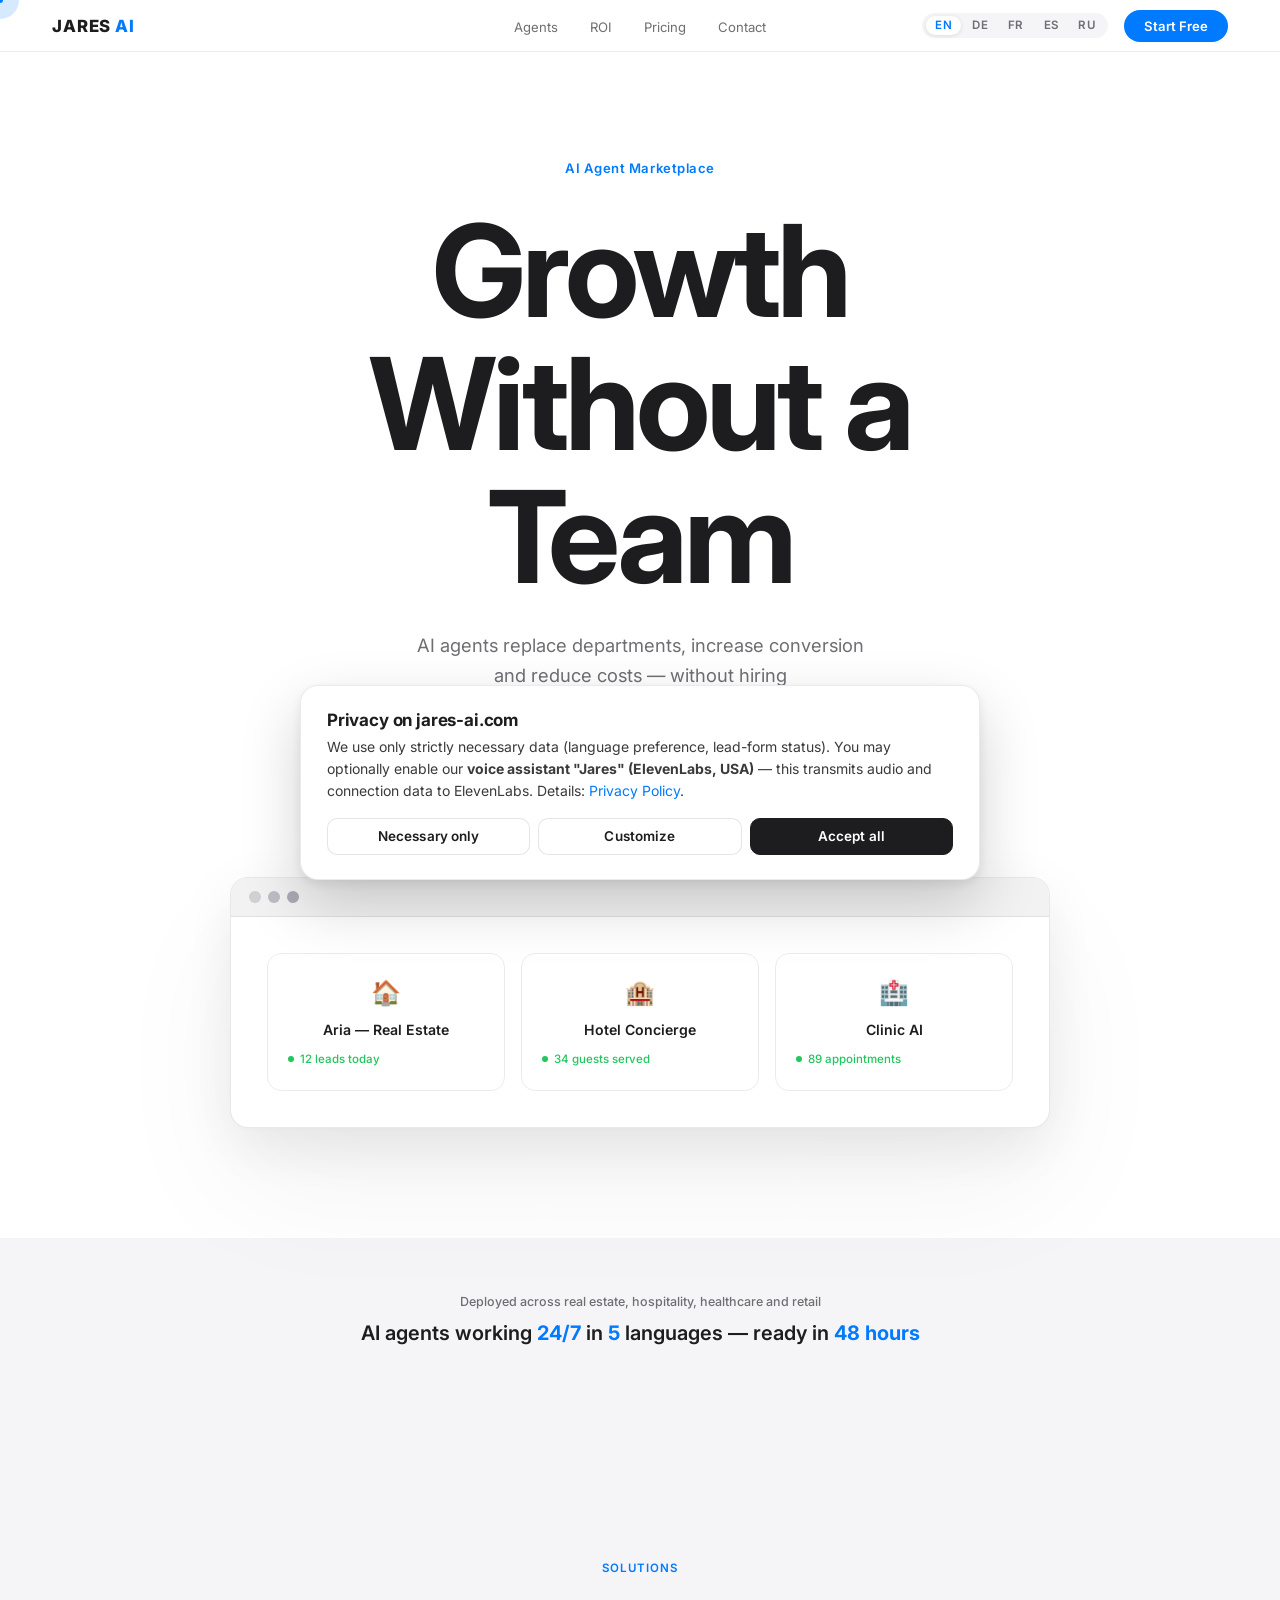
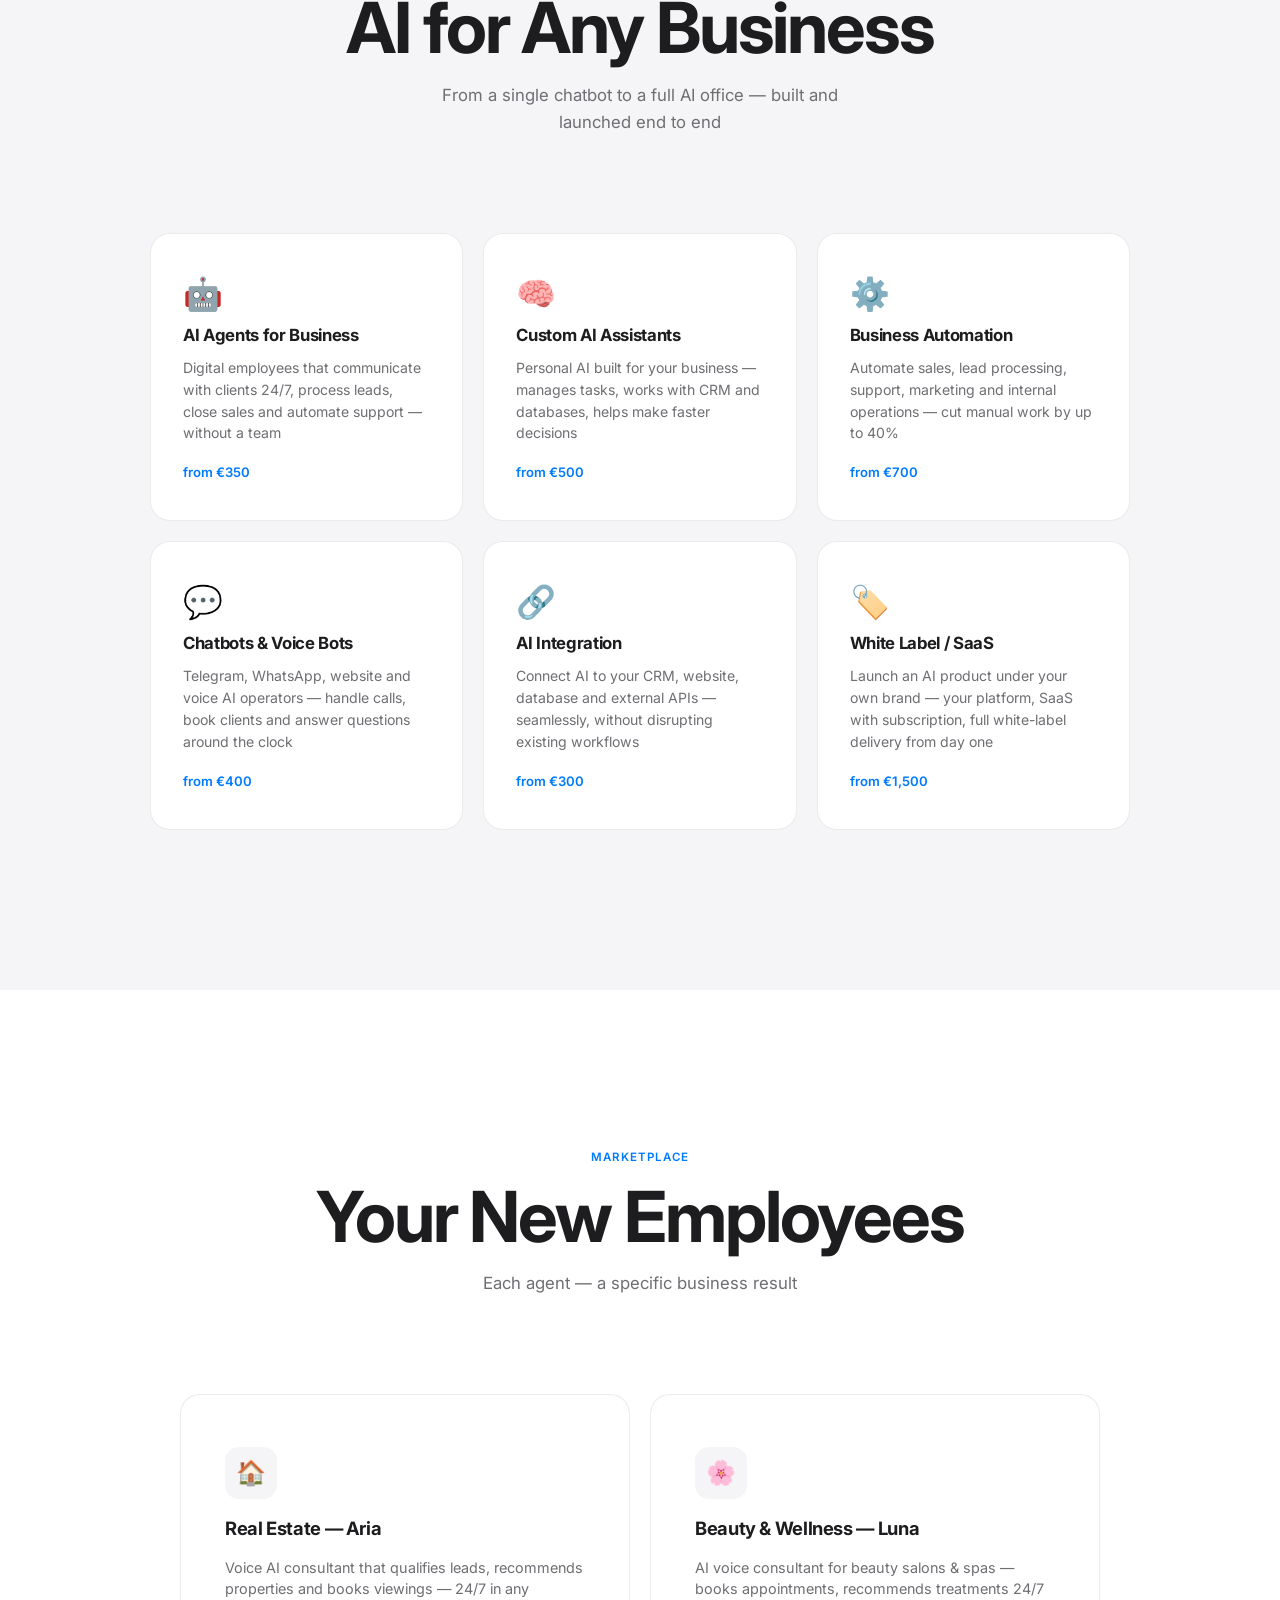
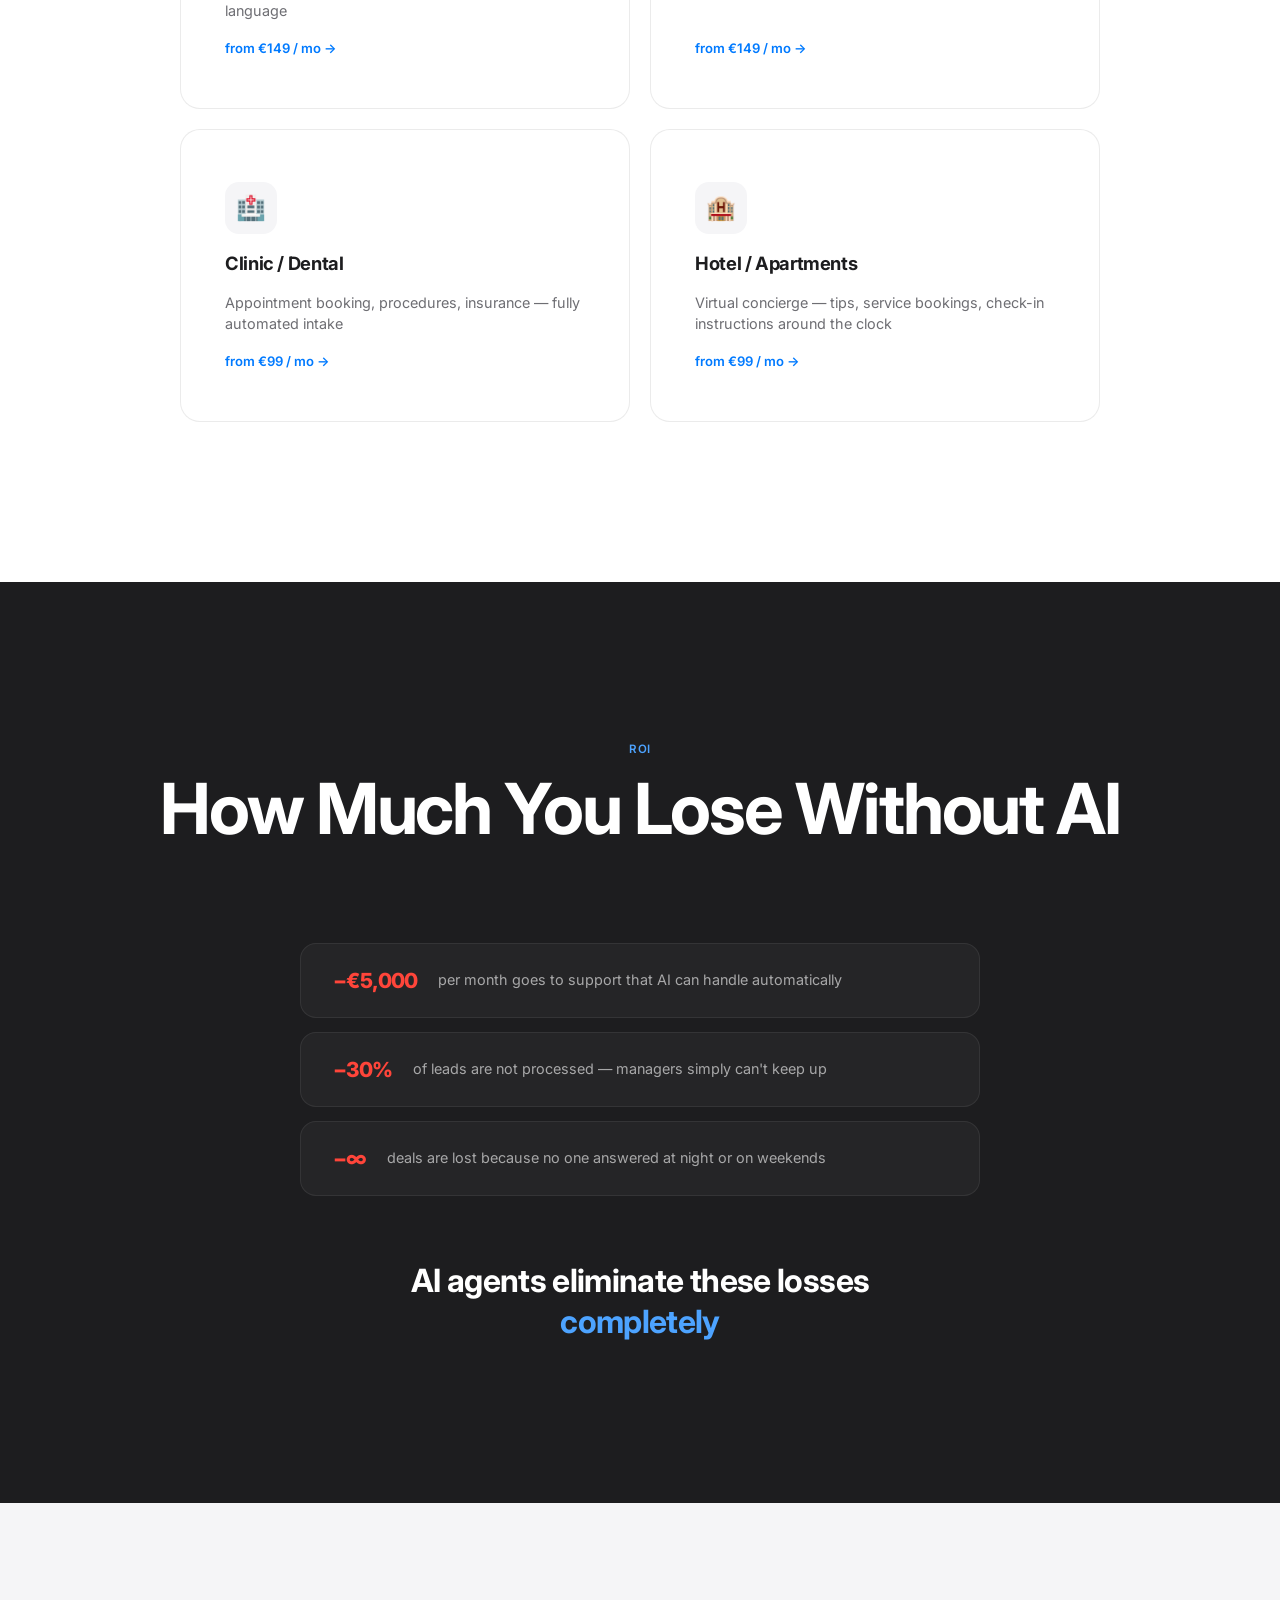
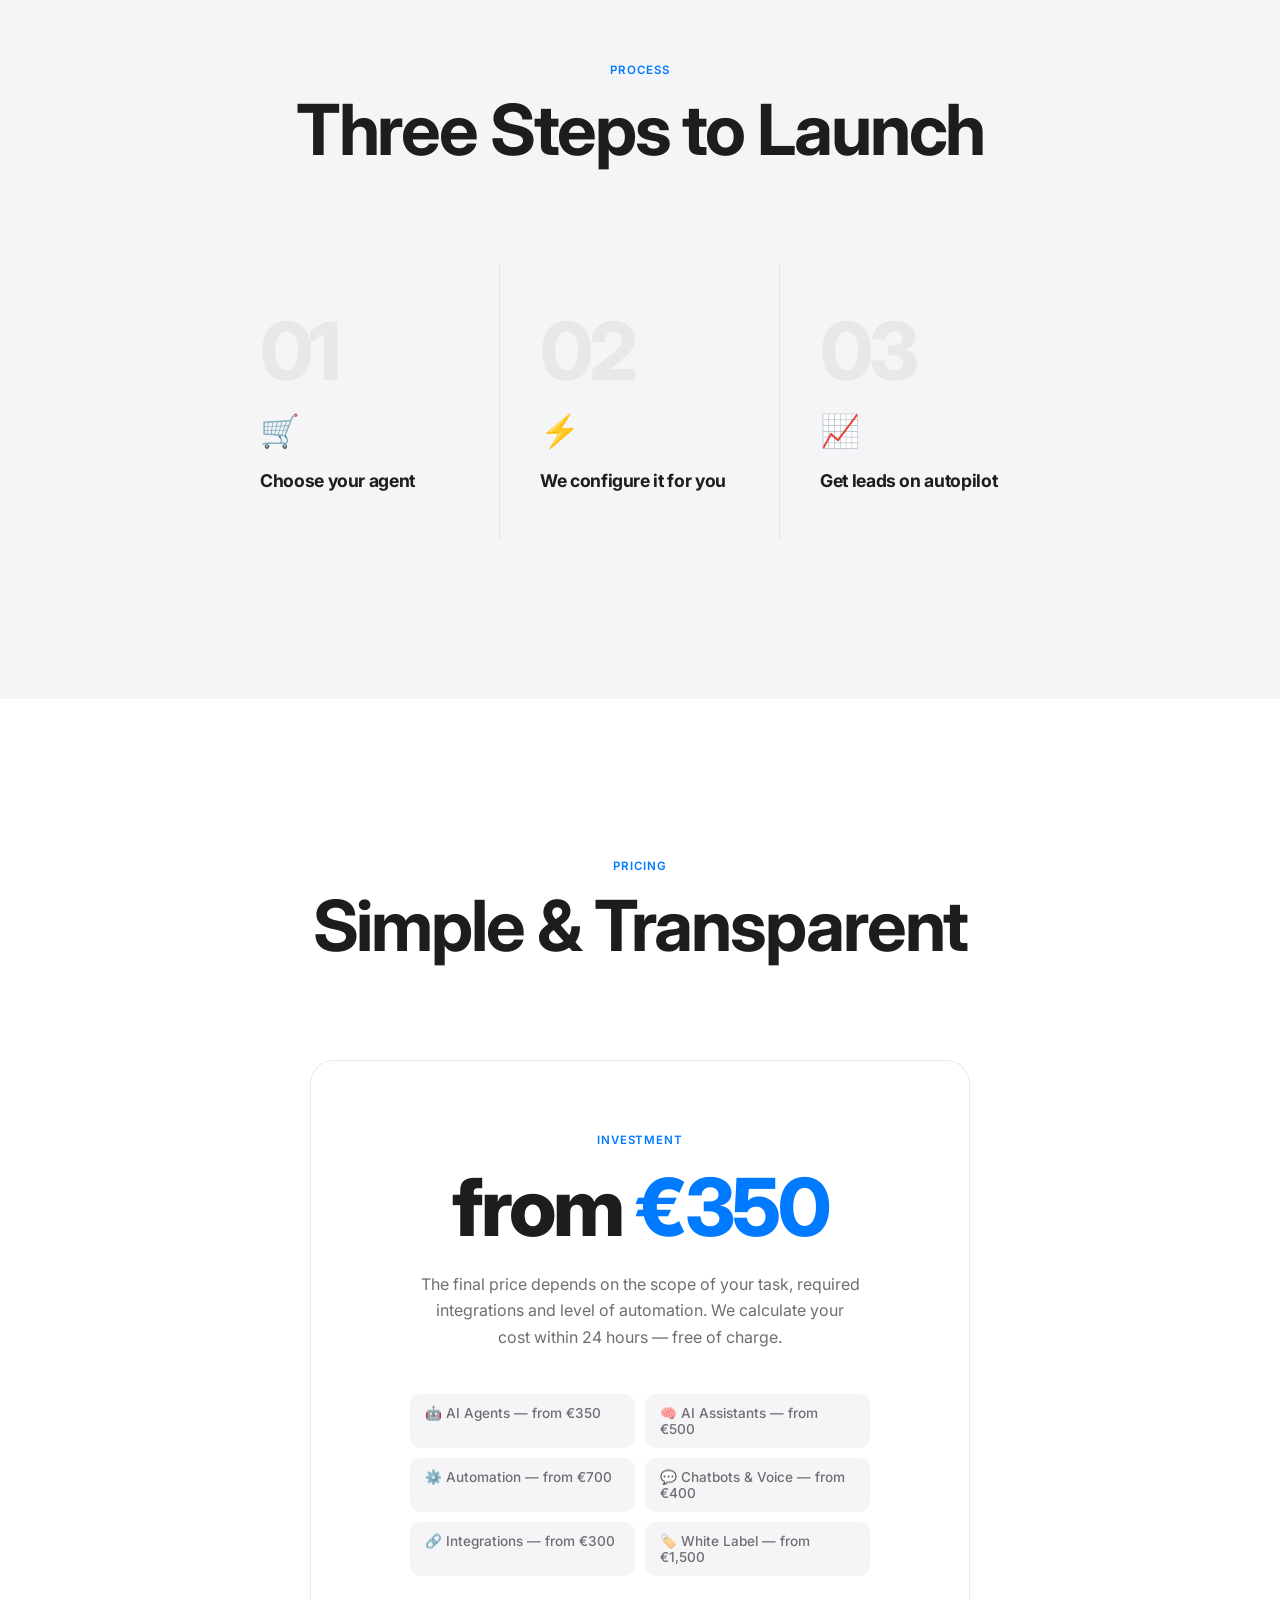
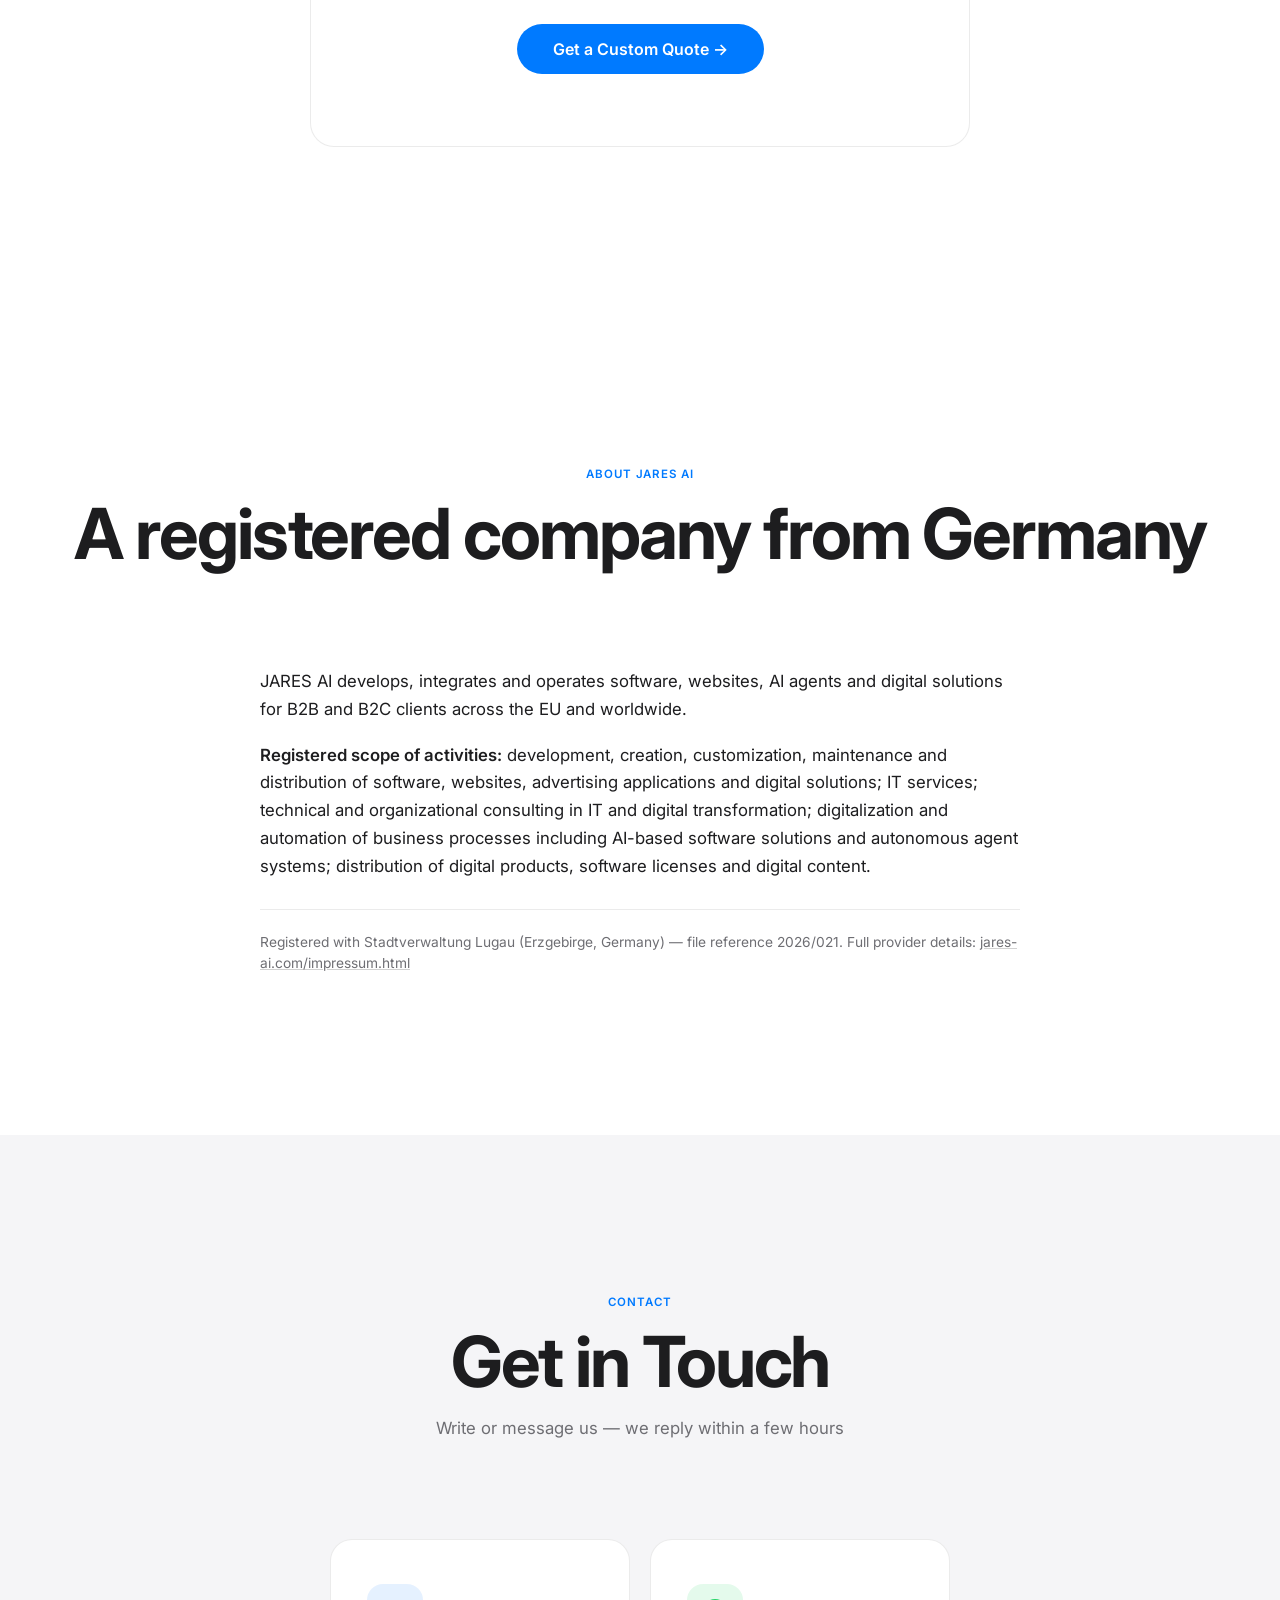
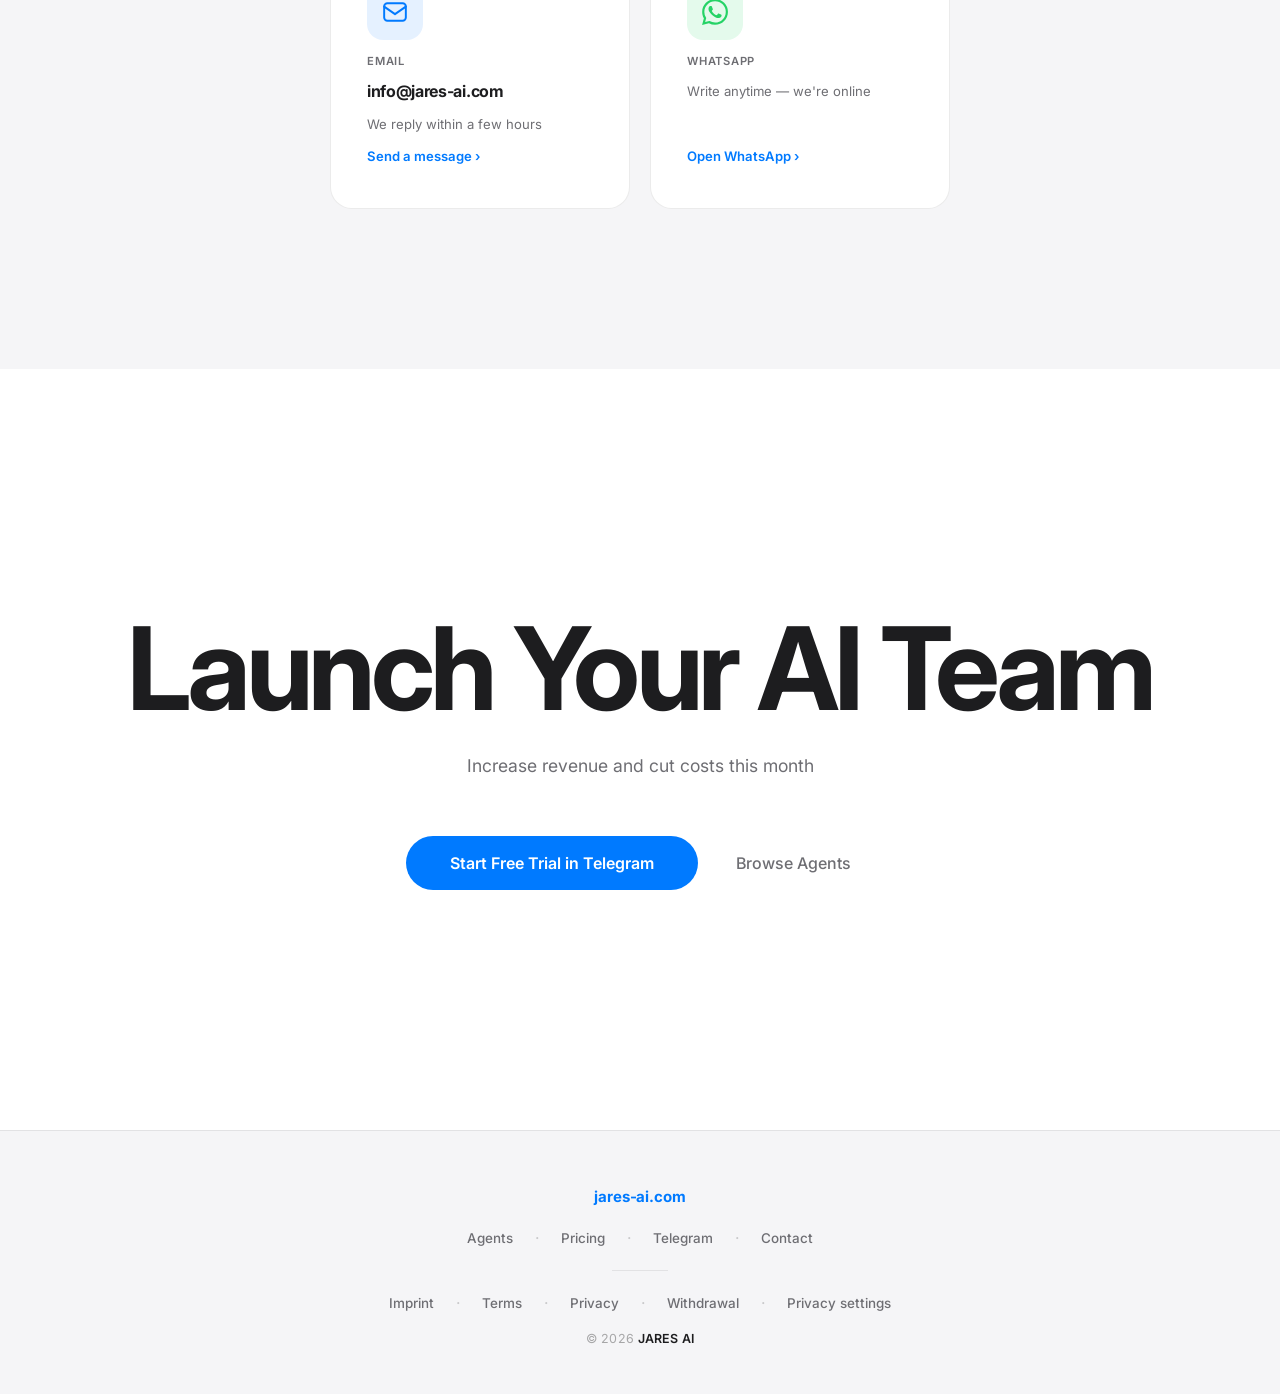
<file: index.html>
<!DOCTYPE html>
<html lang="en">
<head>
  <meta charset="UTF-8" />
  <meta name="viewport" content="width=device-width, initial-scale=1.0" />
  <title>JARES AI — AI Agent Marketplace</title>
  <meta name="description" content="AI agents replace departments, increase conversion and reduce costs — without hiring." />
  <link rel="icon" type="image/svg+xml" href="/favicon.svg" />
  <link rel="apple-touch-icon" href="/apple-touch-icon.svg" />
  <meta name="theme-color" content="#0A84FF" />
  <link rel="preconnect" href="https://fonts.googleapis.com" />
  <link rel="preconnect" href="https://fonts.gstatic.com" crossorigin />
  <link href="https://fonts.googleapis.com/css2?family=Inter:opsz,wght@14..32,300;14..32,400;14..32,500;14..32,600;14..32,700;14..32,800;14..32,900&display=swap" rel="stylesheet" />
  <style>
    *, *::before, *::after { box-sizing: border-box; margin: 0; padding: 0; }

    :root {
      --black:    #1d1d1f;
      --gray:     #6e6e73;
      --light:    #f5f5f7;
      --white:    #ffffff;
      --blue:     #007AFF;
      --blue-mid: #0062CC;
      --blue-dim: rgba(0,122,255,0.10);
      --border:   rgba(0,0,0,0.08);
      --red:      #ff3b30;
      --green:    #22C55E;
    }

    html { scroll-behavior: smooth; }

    body {
      font-family: 'Inter', 'Helvetica Neue', Helvetica, Arial, sans-serif;
      background: var(--white);
      color: var(--black);
      overflow-x: hidden;
      -webkit-font-smoothing: antialiased;
      text-rendering: optimizeLegibility;
      cursor: none;
    }

    /* ── CURSOR ── */
    #cursor {
      position: fixed; top: 0; left: 0; z-index: 9999;
      width: 38px; height: 38px; border-radius: 50%;
      background: rgba(0,122,255,0.16);
      pointer-events: none;
      transform: translate(-50%,-50%);
      transition: width 0.25s ease, height 0.25s ease, background 0.25s ease;
      mix-blend-mode: multiply;
    }
    #cursor.big { width: 68px; height: 68px; background: rgba(0,122,255,0.09); }
    #cursor-dot {
      position: fixed; top: 0; left: 0; z-index: 10000;
      width: 6px; height: 6px; border-radius: 50%;
      background: var(--blue);
      pointer-events: none;
      transform: translate(-50%,-50%);
    }

    /* ── NAV ── */
    nav {
      position: fixed; top: 0; left: 0; right: 0; z-index: 500;
      display: flex; align-items: center; justify-content: space-between;
      padding: 0 52px; height: 52px;
      background: rgba(255,255,255,0.84);
      backdrop-filter: saturate(180%) blur(22px);
      -webkit-backdrop-filter: saturate(180%) blur(22px);
      border-bottom: 1px solid var(--border);
    }
    .nav-logo { font-size: 1.05rem; font-weight: 700; letter-spacing: -0.3px; display: flex; align-items: center; gap: 4px; text-decoration: none; }
    .logo-jares { font-weight: 800; color: var(--black); letter-spacing: 0.05em; }
    .logo-ai { font-weight: 800; color: var(--blue); letter-spacing: 0.05em; }
    .nav-links {
      position: absolute; left: 50%; transform: translateX(-50%);
      display: flex; gap: 32px; list-style: none;
    }
    .nav-links a {
      text-decoration: none; color: var(--gray);
      font-size: 0.82rem; font-weight: 400; transition: color 0.15s;
      white-space: nowrap;
    }
    .nav-links a:hover { color: var(--black); }
    .nav-right { display: flex; align-items: center; gap: 16px; }
    .lang-switcher {
      display: flex; align-items: center; gap: 2px;
      background: var(--light); border-radius: 980px; padding: 3px 4px;
    }
    .lang-btn {
      background: none; border: none;
      font-size: 0.72rem; font-weight: 600;
      color: var(--gray); padding: 4px 9px;
      border-radius: 980px; cursor: pointer;
      font-family: inherit; letter-spacing: 0.03em;
      transition: background 0.18s, color 0.18s; line-height: 1;
    }
    .lang-btn:hover { color: var(--black); }
    .lang-btn.active {
      background: var(--white); color: var(--blue);
      box-shadow: 0 1px 4px rgba(0,0,0,0.10);
    }
    .nav-pill {
      background: var(--blue); color: var(--white);
      border: none; padding: 8px 20px; border-radius: 980px;
      font-size: 0.82rem; font-weight: 600;
      cursor: pointer; font-family: inherit; transition: opacity 0.15s;
      text-decoration: none; display: inline-block;
    }
    .nav-pill:hover { opacity: 0.82; }

    /* ── HERO ── */
    #hero {
      min-height: 100vh;
      display: flex; flex-direction: column;
      align-items: center; justify-content: center;
      padding: 160px 52px 110px; text-align: center;
    }
    .hero-eyebrow {
      font-size: 0.82rem; font-weight: 600; letter-spacing: 0.04em;
      color: var(--blue); margin-bottom: 28px;
      opacity: 0; animation: up 0.7s 0.1s ease forwards;
    }
    .hero-title {
      font-size: clamp(3.8rem, 10vw, 8.5rem);
      font-weight: 700; line-height: 1.04;
      letter-spacing: -0.03em; max-width: 860px;
      opacity: 0; animation: up 0.75s 0.18s ease forwards;
    }
    .hero-sub {
      margin-top: 28px; font-size: clamp(0.95rem, 1.8vw, 1.15rem);
      color: var(--gray); font-weight: 400;
      line-height: 1.6; max-width: 480px;
      opacity: 0; animation: up 0.75s 0.26s ease forwards;
    }
    .hero-actions {
      margin-top: 48px; display: flex; gap: 14px;
      justify-content: center; flex-wrap: wrap;
      opacity: 0; animation: up 0.75s 0.34s ease forwards;
    }
    .btn-fill {
      background: var(--blue); color: var(--white);
      padding: 15px 36px; border-radius: 980px;
      font-size: 1rem; font-weight: 600; border: none;
      cursor: pointer; font-family: inherit;
      transition: opacity 0.15s, transform 0.15s;
      text-decoration: none; display: inline-block;
    }
    .btn-fill:hover { opacity: 0.84; transform: scale(1.02); }
    .btn-text {
      background: transparent; color: var(--blue);
      padding: 15px 20px; border-radius: 980px;
      font-size: 1rem; font-weight: 500; border: none;
      cursor: pointer; font-family: inherit; transition: opacity 0.15s;
      display: inline-flex; align-items: center; gap: 5px;
      text-decoration: none;
    }
    .btn-text::after { content: '›'; font-size: 1.3rem; line-height: 1; }
    .btn-text:hover { opacity: 0.68; }

    /* window mockup */
    .hero-visual {
      margin-top: 88px; width: 100%; max-width: 820px;
      opacity: 0; animation: up 0.9s 0.48s ease forwards;
    }
    .window {
      background: var(--white);
      border: 1px solid rgba(0,0,0,0.09);
      border-radius: 18px;
      box-shadow: 0 2px 4px rgba(0,0,0,0.02), 0 20px 60px rgba(0,0,0,0.08), 0 60px 130px rgba(0,0,0,0.05);
      overflow: hidden;
    }
    .wbar {
      background: #f2f2f2; padding: 13px 18px;
      display: flex; align-items: center; gap: 7px;
      border-bottom: 1px solid rgba(0,0,0,0.07);
    }
    .wd { width:12px; height:12px; border-radius:50%; background: #D0D0D5; }
    .wd:nth-child(2) { background: #BCBCC4; }
    .wd:nth-child(3) { background: #AAAAB4; }
    .wbody { padding: 36px; }
    .wgrid { display: grid; grid-template-columns: repeat(3,1fr); gap: 16px; }
    .wcard {
      border: 1px solid var(--border); border-radius: 14px;
      padding: 24px 20px; display: flex; flex-direction: column; gap: 14px;
      transition: box-shadow 0.25s, transform 0.25s; cursor: pointer;
    }
    .wcard:hover { box-shadow: 0 8px 28px var(--blue-dim); transform: translateY(-3px); }
    .wicon { font-size: 1.5rem; }
    .wname { font-size: 0.88rem; font-weight: 600; }
    .wlive { display: flex; align-items: center; gap: 6px; font-size: 0.72rem; font-weight: 500; color: var(--green); }
    .ldot { width:6px; height:6px; border-radius:50%; background: var(--green); animation: blink 2s infinite; }
    @keyframes blink { 0%,100%{opacity:1} 50%{opacity:.25} }

    /* ── TRUST ── */
    #trust { padding: 56px 52px; background: var(--light); text-align: center; }
    .trust-label { font-size: 0.78rem; font-weight: 500; color: var(--gray); margin-bottom: 12px; }
    .trust-stat { font-size: clamp(1rem, 2.5vw, 1.25rem); font-weight: 600; color: var(--black); }
    .trust-stat em { color: var(--blue); font-style: normal; font-weight: 700; }

    /* ── SECTIONS ── */
    .sec { padding: 160px 52px; }
    .sec.alt { background: var(--light); }

    /* ── ABOUT / SCOPE ── corporate trust block, narrow centered column ── */
    .about-wrap { max-width: 760px; margin: 0 auto; }
    .about-text { font-size: 1.05rem; color: var(--black); line-height: 1.66; margin-bottom: 18px; }
    .about-text:last-child { margin-bottom: 0; }
    .about-text strong { font-weight: 600; }
    .about-meta { font-size: 0.86rem; color: var(--gray); margin-top: 28px; padding-top: 22px; border-top: 1px solid var(--border); line-height: 1.55; }
    .about-meta a { color: var(--gray); text-decoration: underline; text-decoration-color: rgba(0,0,0,0.18); transition: color 0.15s; }
    .about-meta a:hover { color: var(--black); text-decoration-color: currentColor; }
    .sec-head { text-align: center; margin-bottom: 96px; }
    .sec-eye {
      font-size: 0.72rem; font-weight: 600; letter-spacing: 0.08em;
      text-transform: uppercase; color: var(--blue); margin-bottom: 16px;
    }
    .sec-title {
      font-size: clamp(2.4rem, 5.5vw, 4.4rem);
      font-weight: 700; letter-spacing: -0.03em; line-height: 1.06;
    }
    .sec-sub {
      margin-top: 16px; font-size: 1.05rem; color: var(--gray);
      max-width: 420px; margin-left: auto; margin-right: auto; line-height: 1.65;
    }

    /* ── AGENTS ── */
    .cards {
      max-width: 920px; margin: 0 auto;
      display: grid; grid-template-columns: repeat(2,1fr); gap: 20px;
    }
    .card {
      border: 1px solid var(--border); border-radius: 20px;
      padding: 52px 44px; display: flex; flex-direction: column; gap: 18px;
      background: var(--white); cursor: pointer;
      transition: box-shadow 0.3s, transform 0.3s;
      text-decoration: none; color: inherit;
    }
    .card:hover { box-shadow: 0 20px 56px rgba(0,0,0,0.07); transform: translateY(-6px); }
    .card-icon {
      width: 52px; height: 52px; border-radius: 14px;
      background: var(--light);
      display: flex; align-items: center; justify-content: center; font-size: 1.5rem;
    }
    .card-name { font-size: 1.15rem; font-weight: 700; letter-spacing: -0.02em; }
    .card-desc { font-size: 0.9rem; color: var(--gray); line-height: 1.5; }
    .card-from { font-size: 0.82rem; font-weight: 600; color: var(--blue); margin-top: auto; }

    /* ── ROI ── */
    #roi { background: var(--black); }
    #roi .sec-eye { color: #4da3ff; }
    #roi .sec-title { color: var(--white); }
    .roi-pains {
      max-width: 680px; margin: 0 auto 64px;
      display: flex; flex-direction: column; gap: 14px;
    }
    .roi-pain {
      display: flex; align-items: center; gap: 20px;
      padding: 24px 32px; border-radius: 16px;
      background: rgba(255,255,255,0.04);
      border: 1px solid rgba(255,255,255,0.07);
    }
    .roi-num { font-size: 1.3rem; font-weight: 800; color: #ff453a; letter-spacing: -0.03em; white-space: nowrap; }
    .roi-text { font-size: 0.9rem; color: rgba(255,255,255,0.6); line-height: 1.5; }
    .roi-answer {
      text-align: center; max-width: 560px; margin: 0 auto;
      font-size: clamp(1.4rem, 3vw, 2rem);
      font-weight: 700; color: var(--white);
      letter-spacing: -0.02em; line-height: 1.3;
    }
    .roi-answer span { color: #4da3ff; }

    /* ── HOW ── */
    .steps {
      max-width: 840px; margin: 0 auto;
      display: grid; grid-template-columns: repeat(3,1fr);
    }
    .step {
      padding: 48px 40px; display: flex; flex-direction: column; gap: 20px;
      border-right: 1px solid var(--border);
    }
    .step:last-child { border-right: none; }
    .step-n { font-size: 5rem; font-weight: 800; letter-spacing: -4px; color: rgba(0,0,0,0.05); line-height: 1; }
    .step-icon { font-size: 2rem; }
    .step-label { font-size: 1.1rem; font-weight: 700; letter-spacing: -0.02em; }

    /* ── PRICING ── */
    .plans {
      max-width: 800px; margin: 0 auto;
      display: grid; grid-template-columns: repeat(3,1fr); gap: 16px;
    }
    .plan {
      border: 1px solid var(--border); border-radius: 20px;
      padding: 48px 32px; display: flex; flex-direction: column; background: var(--white);
    }
    .plan.pro { background: var(--blue); border-color: transparent; }
    .plan-tier {
      font-size: 0.72rem; font-weight: 600; letter-spacing: 0.08em;
      text-transform: uppercase; color: var(--gray); margin-bottom: 20px;
    }
    .plan.pro .plan-tier { color: rgba(255,255,255,0.6); }
    .plan-price { font-size: 3.5rem; font-weight: 800; letter-spacing: -3px; line-height: 1; }
    .plan.pro .plan-price { color: var(--white); }
    .plan-hint { font-size: 0.82rem; color: var(--gray); margin-top: 8px; margin-bottom: 32px; }
    .plan.pro .plan-hint { color: rgba(255,255,255,0.55); }
    .plan-desc { font-size: 0.9rem; color: var(--gray); flex: 1; }
    .plan.pro .plan-desc { color: rgba(255,255,255,0.75); }
    .plan-btn {
      margin-top: 40px; padding: 13px; border-radius: 980px;
      border: 1.5px solid var(--border);
      font-size: 0.9rem; font-weight: 600;
      cursor: pointer; font-family: inherit;
      background: transparent; color: var(--black);
      transition: background 0.15s; text-decoration: none;
      display: block; text-align: center;
    }
    .plan-btn:hover { background: var(--light); }
    .plan.pro .plan-btn { background: rgba(255,255,255,0.96); color: var(--blue); border-color: transparent; }
    .plan.pro .plan-btn:hover { background: var(--white); }

    /* ── FINAL CTA ── */
    #cta { padding: 240px 52px; text-align: center; }
    .cta-h {
      font-size: clamp(3rem, 9vw, 7.5rem);
      font-weight: 700; letter-spacing: -0.04em; line-height: 1.03;
    }
    .cta-s {
      margin-top: 24px; font-size: 1.1rem; color: var(--gray);
      max-width: 440px; margin-left: auto; margin-right: auto; line-height: 1.6;
    }
    .cta-acts {
      margin-top: 56px; display: flex; gap: 14px;
      justify-content: center; flex-wrap: wrap;
    }
    .btn-blue {
      background: var(--blue); color: var(--white);
      padding: 17px 44px; border-radius: 980px;
      font-size: 1rem; font-weight: 600; border: none;
      cursor: pointer; font-family: inherit;
      transition: opacity 0.15s, transform 0.15s;
      text-decoration: none; display: inline-block;
    }
    .btn-blue:hover { opacity: 0.84; transform: scale(1.02); }
    .btn-link {
      background: transparent; color: var(--gray);
      padding: 17px 24px; border-radius: 980px;
      font-size: 1rem; font-weight: 500; border: none;
      cursor: pointer; font-family: inherit; transition: color 0.15s;
      text-decoration: none; display: inline-block;
    }
    .btn-link:hover { color: var(--black); }

    /* ── FOOTER ── */
    footer {
      background: var(--light); border-top: 1px solid var(--border);
      padding: 56px 24px 48px;
      display: flex; flex-direction: column; align-items: center; gap: 18px;
      text-align: center;
    }
    footer .f-domain {
      font-size: 0.94rem; font-weight: 700; letter-spacing: -0.01em;
      color: var(--blue); text-decoration: none; transition: opacity 0.15s;
      margin-bottom: 4px;
    }
    footer .f-domain:hover { opacity: 0.7; }
    footer .f-links {
      display: flex; flex-wrap: wrap; justify-content: center;
      gap: 8px 22px; list-style: none; padding: 0; margin: 0;
    }
    footer .f-links li { display: inline-flex; align-items: center; }
    footer .f-links li + li::before {
      content: "·"; color: rgba(0,0,0,0.18); margin-right: 22px;
      pointer-events: none;
    }
    footer .f-links a {
      text-decoration: none; color: var(--gray);
      font-size: 0.84rem; font-weight: 500; transition: color 0.15s;
    }
    footer .f-links a:hover { color: var(--black); }
    footer .f-divider {
      width: 56px; height: 1px; background: var(--border); margin: 4px 0;
    }
    footer .f-copy {
      font-size: 0.78rem; color: rgba(0,0,0,0.32); letter-spacing: 0.01em;
    }
    footer .f-copy .f-brand { color: var(--black); font-weight: 600; }
    @media (max-width: 540px) {
      footer { padding: 44px 18px 36px; gap: 14px; }
      footer .f-links { gap: 6px 16px; }
      footer .f-links li + li::before { margin-right: 16px; }
    }

    /* ── JARES VOICE WIDGET — bottom-left, lifted to clear the footer ── */
    elevenlabs-convai {
      position: fixed !important;
      bottom: 96px !important;
      left: 24px !important;
      right: auto !important;
      z-index: 9998;
    }

    /* ── DEMO RATE LIMIT ORB (replaces widget when 3/day exhausted) ── */
    #demo-limit-orb {
      display: none;
      position: fixed;
      bottom: 48px;
      left: 28px;
      z-index: 9998;
      width: 56px; height: 56px;
      border-radius: 50%;
      background: linear-gradient(135deg, #007AFF 0%, #0062CC 100%);
      cursor: pointer;
      box-shadow: 0 4px 22px rgba(0,122,255,0.45);
      animation: demo-orb-pulse 2.6s ease-in-out infinite;
      align-items: center; justify-content: center;
      font-size: 24px; line-height: 56px; text-align: center;
    }
    @keyframes demo-orb-pulse {
      0%,100% { box-shadow: 0 4px 22px rgba(0,122,255,0.45); transform: scale(1); }
      50%      { box-shadow: 0 6px 30px rgba(0,122,255,0.65); transform: scale(1.07); }
    }
    /* ── DEMO LIMIT MODAL ── */
    #demo-limit-modal {
      display: none;
      position: fixed;
      bottom: 120px;
      left: 28px;
      width: 292px;
      background: #fff;
      border-radius: 20px;
      box-shadow: 0 8px 40px rgba(0,0,0,0.16);
      padding: 26px 20px 20px;
      z-index: 9999;
      animation: demo-popup-up 0.33s cubic-bezier(.34,1.56,.64,1);
    }
    #demo-limit-modal .dlm-close {
      position: absolute; top: 12px; right: 14px;
      background: none; border: none; font-size: 15px; cursor: pointer;
      color: var(--gray); line-height: 1;
    }
    #demo-limit-modal .dlm-icon { font-size: 34px; text-align: center; margin-bottom: 8px; }
    #demo-limit-modal .dlm-title {
      font-size: 0.97rem; font-weight: 700; color: var(--black);
      text-align: center; margin-bottom: 6px;
    }
    #demo-limit-modal .dlm-sub {
      font-size: 0.80rem; color: var(--gray); text-align: center;
      line-height: 1.5; margin-bottom: 14px;
    }
    #demo-limit-modal .dlm-btn {
      display: block; width: 100%;
      background: var(--blue); color: #fff;
      border: none; border-radius: 12px; padding: 12px 10px;
      font-size: 0.87rem; font-weight: 600; cursor: pointer;
      text-align: center; text-decoration: none;
      transition: background .18s;
    }
    #demo-limit-modal .dlm-btn:hover { background: var(--blue-mid); }
    #demo-limit-modal .dlm-dots {
      display: flex; justify-content: center; gap: 5px; margin: 12px 0 4px;
    }
    #demo-limit-modal .dlm-dot {
      width: 8px; height: 8px; border-radius: 50%;
      background: var(--blue); opacity: 0.25;
    }
    #demo-limit-modal .dlm-dot.used { opacity: 1; }
    #demo-limit-modal .dlm-counter {
      text-align: center; font-size: 0.71rem; color: rgba(0,0,0,0.28); margin-top: 10px;
    }
    @keyframes demo-popup-up {
      from { opacity:0; transform:translateY(14px) scale(.95); }
      to   { opacity:1; transform:translateY(0) scale(1); }
    }

    /* ── LEAD POPUP — slides up above ElevenLabs widget ── */
    #lead-popup {
      display: none;
      position: fixed;
      bottom: 152px;
      left: 28px;
      width: 292px;
      background: var(--white);
      border: 1px solid var(--border);
      border-radius: 20px;
      box-shadow: 0 8px 40px rgba(0,0,0,0.14), 0 2px 12px rgba(0,122,255,0.08);
      padding: 24px 22px 20px;
      z-index: 9997;
      transform: translateY(20px);
      opacity: 0;
      pointer-events: none;
      transition: transform 0.38s cubic-bezier(0.34,1.56,0.64,1), opacity 0.28s ease;
    }
    #lead-popup.visible {
      transform: translateY(0);
      opacity: 1;
      pointer-events: all;
    }
    /* Blue accent bar at top */
    #lead-popup::before {
      content: '';
      display: block;
      position: absolute;
      top: 0; left: 0; right: 0;
      height: 3px;
      background: linear-gradient(90deg, var(--blue), var(--blue-mid));
      border-radius: 20px 20px 0 0;
    }
    .lp-close {
      position: absolute; top: 12px; right: 14px;
      background: none; border: none; color: #c0c0c8;
      font-size: 1rem; cursor: pointer; line-height: 1;
      padding: 4px 6px; font-family: inherit; border-radius: 6px;
      transition: color 0.15s, background 0.15s;
    }
    .lp-close:hover { color: var(--black); background: var(--light); }
    /* Header row: icon + label */
    .lp-head {
      display: flex; align-items: center; gap: 10px; margin-bottom: 12px;
    }
    .lp-orb {
      width: 36px; height: 36px; border-radius: 50%;
      background: linear-gradient(135deg, var(--blue), var(--blue-mid));
      display: flex; align-items: center; justify-content: center;
      font-size: 1rem; flex-shrink: 0;
    }
    .lp-title {
      font-size: 0.92rem; font-weight: 700; color: var(--black);
      letter-spacing: -0.01em; line-height: 1.25;
    }
    .lp-sub { font-size: 0.77rem; color: var(--gray); margin-bottom: 14px; line-height: 1.45; }
    .lp-input {
      width: 100%; padding: 10px 13px;
      border: 1.5px solid var(--border); border-radius: 10px;
      font-size: 0.87rem; font-family: inherit; color: var(--black);
      background: var(--light); outline: none;
      transition: border-color 0.15s, background 0.15s;
      margin-bottom: 8px; box-sizing: border-box;
    }
    .lp-input:focus { border-color: var(--blue); background: var(--white); }
    .lp-input::placeholder { color: #b0b0b8; }
    .lp-btn {
      width: 100%; padding: 11px;
      background: linear-gradient(135deg, var(--blue) 0%, var(--blue-mid) 100%);
      color: var(--white);
      border: none; border-radius: 10px;
      font-size: 0.88rem; font-weight: 600; font-family: inherit;
      cursor: pointer; transition: opacity 0.15s, transform 0.15s;
      letter-spacing: 0.01em;
    }
    .lp-btn:hover { opacity: 0.88; transform: translateY(-1px); }
    .lp-btn:active { transform: scale(0.99); }
    .lp-btn:disabled { opacity: 0.5; cursor: not-allowed; transform: none; }
    .lp-success { display: none; text-align: center; padding: 12px 0 6px; }
    .lp-success-icon { font-size: 2.2rem; display: block; margin-bottom: 10px; }
    .lp-success-title { font-weight: 700; font-size: 0.95rem; color: var(--black); margin-bottom: 6px; }
    .lp-success-text { font-size: 0.82rem; color: var(--gray); line-height: 1.5; }
    .lp-divider { font-size: 0.7rem; color: #d0d0d8; text-align: center; margin: 4px 0 8px; letter-spacing: 0.03em; }

    /* ── SERVICES GRID ── */
    .svcs {
      max-width: 980px; margin: 0 auto;
      display: grid; grid-template-columns: repeat(3,1fr); gap: 20px;
    }
    .svc {
      border: 1px solid var(--border); border-radius: 20px;
      padding: 40px 32px; display: flex; flex-direction: column; gap: 12px;
      background: var(--white); transition: box-shadow 0.3s, transform 0.3s;
    }
    .svc:hover { box-shadow: 0 16px 48px rgba(0,0,0,0.07); transform: translateY(-4px); }
    .svc-icon { font-size: 2rem; }
    .svc-name { font-size: 1.05rem; font-weight: 700; letter-spacing: -0.02em; }
    .svc-desc { font-size: 0.88rem; color: var(--gray); line-height: 1.55; flex: 1; }
    .svc-from { font-size: 0.82rem; font-weight: 600; color: var(--blue); margin-top: 8px; }

    /* ── PRICING SIMPLE ── */
    .price-simple { max-width: 660px; margin: 0 auto; text-align: center; }
    .price-simple-inner {
      border: 1px solid var(--border); border-radius: 24px;
      padding: 72px 60px; background: var(--white);
    }
    .price-from-eyebrow {
      font-size: 0.72rem; font-weight: 600; letter-spacing: 0.08em;
      text-transform: uppercase; color: var(--blue); margin-bottom: 20px;
    }
    .price-from-num {
      font-size: clamp(2.8rem, 8vw, 5rem); font-weight: 800;
      letter-spacing: -0.04em; line-height: 1; margin-bottom: 24px;
    }
    .price-from-num span { color: var(--blue); }
    .price-from-desc {
      font-size: 1rem; color: var(--gray); line-height: 1.65;
      max-width: 440px; margin: 0 auto 44px;
    }
    .price-from-items {
      display: grid; grid-template-columns: repeat(2,1fr); gap: 10px;
      text-align: left; max-width: 460px; margin: 0 auto 48px;
    }
    .pfi {
      font-size: 0.85rem; color: var(--gray); padding: 11px 15px;
      background: var(--light); border-radius: 10px; font-weight: 500;
    }

    /* ── CONTACTS ── */
    .contacts-grid {
      max-width: 620px; margin: 0 auto;
      display: grid; grid-template-columns: repeat(2,1fr); gap: 20px;
    }
    .contact-card {
      border: 1px solid var(--border); border-radius: 22px;
      padding: 44px 36px; display: flex; flex-direction: column;
      align-items: flex-start; gap: 14px; background: var(--white);
      text-decoration: none; color: inherit;
      transition: box-shadow 0.3s, transform 0.3s;
    }
    .contact-card:hover { box-shadow: 0 20px 56px rgba(0,0,0,0.08); transform: translateY(-5px); }
    .contact-icon {
      width: 56px; height: 56px; border-radius: 16px;
      display: flex; align-items: center; justify-content: center;
      flex-shrink: 0;
    }
    .contact-icon.ci-email { background: rgba(0,122,255,0.10); }
    .contact-icon.ci-wa    { background: rgba(37,211,102,0.12); }
    .contact-label {
      font-size: 0.7rem; font-weight: 600; letter-spacing: 0.07em;
      text-transform: uppercase; color: var(--gray);
    }
    .contact-value {
      font-size: 1rem; font-weight: 700; color: var(--black);
      letter-spacing: -0.02em; line-height: 1.2;
    }
    .contact-hint { font-size: 0.82rem; color: var(--gray); line-height: 1.45; }
    .contact-arrow {
      margin-top: auto; font-size: 0.82rem; font-weight: 600;
      color: var(--blue); display: flex; align-items: center; gap: 4px;
    }

    /* ── SCROLL REVEAL ── */
    .r { opacity:0; transform: translateY(22px); transition: opacity 0.85s ease, transform 0.85s ease; }
    .r.in { opacity:1; transform: none; }

    @keyframes up {
      from { opacity:0; transform: translateY(28px); }
      to   { opacity:1; transform: none; }
    }

    /* ── RESPONSIVE ── */
    @media (max-width: 900px) {
      nav { padding: 0 20px; }
      .nav-links { display: none; }
      #hero, .sec, #trust, #cta, footer { padding-left: 24px; padding-right: 24px; }
      .wgrid, .cards, .steps, .plans, .svcs, .contacts-grid { grid-template-columns: 1fr; }
      .step { border-right: none; border-bottom: 1px solid var(--border); }
      .step:last-child { border-bottom: none; }
      elevenlabs-convai { bottom: 84px !important; left: 14px !important; }
      #lead-popup { left: 16px; width: calc(100vw - 32px); bottom: 144px; }
      .price-simple-inner { padding: 48px 28px; }
      .price-from-items { grid-template-columns: 1fr; max-width: 100%; }
    }

    /* ── NO CURSOR ON MOBILE / TABLET ── */
    @media (max-width: 1024px) {
      #cursor, #cursor-dot { display: none !important; }
      body { cursor: auto !important; }
      button, a, .card, .wcard, .plan, .lang-btn, .nav-pill,
      .btn-fill, .btn-text, .btn-blue, .btn-link,
      .plan-btn, .lp-btn, .lp-close { cursor: pointer !important; }
    }
  </style>
</head>
<body>

  <div id="cursor"></div>
  <div id="cursor-dot"></div>

  <!-- NAV -->
  <nav>
    <a href="https://jares-ai.com" class="nav-logo">
      <span class="logo-jares">JARES</span><span class="logo-ai">AI</span>
    </a>
    <ul class="nav-links">
      <li><a href="#agents" data-i18n="nav.agents">Agents</a></li>
      <li><a href="#roi">ROI</a></li>
      <li><a href="#pricing" data-i18n="nav.pricing">Pricing</a></li>
      <li><a href="#contacts" data-i18n="nav.contacts">Contact</a></li>
    </ul>
    <div class="nav-right">
      <div class="lang-switcher">
        <button class="lang-btn active" data-lang="en">EN</button>
        <button class="lang-btn" data-lang="de">DE</button>
        <button class="lang-btn" data-lang="fr">FR</button>
        <button class="lang-btn" data-lang="es">ES</button>
        <button class="lang-btn" data-lang="ru">RU</button>
      </div>
      <a href="https://t.me/JaresAgentsBot" target="_blank" rel="noopener" class="nav-pill" data-i18n="nav.cta">Start</a>
    </div>
  </nav>

  <!-- HERO -->
  <section id="hero">
    <div class="hero-eyebrow" data-i18n="hero.eyebrow">AI Agents for Business</div>
    <h1 class="hero-title" data-i18n="hero.title">Growth Without a Team</h1>
    <p class="hero-sub" data-i18n="hero.sub">AI agents replace departments, increase conversion and reduce costs — without hiring</p>
    <div class="hero-actions">
      <a href="#agents" class="btn-fill" data-i18n="hero.cta">Explore Agents</a>
      <a href="https://t.me/JaresAgentsBot" target="_blank" rel="noopener" class="btn-text" data-i18n="hero.demo">Try Free</a>
    </div>
    <div class="hero-visual">
      <div class="window">
        <div class="wbar"><div class="wd"></div><div class="wd"></div><div class="wd"></div></div>
        <div class="wbody">
          <div class="wgrid">
            <div class="wcard">
              <div class="wicon">🏠</div>
              <div class="wname">Aria — Real Estate</div>
              <div class="wlive"><div class="ldot"></div><span data-i18n="win.realty">12 leads today</span></div>
            </div>
            <div class="wcard">
              <div class="wicon">🏨</div>
              <div class="wname">Hotel Concierge</div>
              <div class="wlive"><div class="ldot"></div><span data-i18n="win.hotel">34 guests served</span></div>
            </div>
            <div class="wcard">
              <div class="wicon">🏥</div>
              <div class="wname">Clinic AI</div>
              <div class="wlive"><div class="ldot"></div><span data-i18n="win.clinic">89 appointments</span></div>
            </div>
          </div>
        </div>
      </div>
    </div>
  </section>

  <!-- TRUST -->
  <section id="trust">
    <div class="trust-label" data-i18n="trust.label">Deployed across real estate, hospitality, healthcare and retail</div>
    <div class="trust-stat" data-i18n="trust.stat">AI agents working <em>24/7</em> in <em>5</em> languages — ready in <em>48 hours</em></div>
  </section>

  <!-- SERVICES — What We Build -->
  <section id="services" class="sec alt">
    <div class="sec-head r">
      <div class="sec-eye" data-i18n="services.eye">Solutions</div>
      <h2 class="sec-title" data-i18n="services.title">AI for Any Business</h2>
      <p class="sec-sub" data-i18n="services.sub">From a single chatbot to a full AI office — built and launched end to end</p>
    </div>
    <div class="svcs r">
      <div class="svc">
        <div class="svc-icon">🤖</div>
        <div class="svc-name" data-i18n="svc.n1">AI Agents for Business</div>
        <div class="svc-desc" data-i18n="svc.d1">Digital employees that communicate with clients 24/7, process leads, close sales and automate support — without a team</div>
        <div class="svc-from" data-i18n="svc.f1">from €350</div>
      </div>
      <div class="svc">
        <div class="svc-icon">🧠</div>
        <div class="svc-name" data-i18n="svc.n2">Custom AI Assistants</div>
        <div class="svc-desc" data-i18n="svc.d2">Personal AI built for your business — manages tasks and processes, works with CRM and databases, helps make decisions faster</div>
        <div class="svc-from" data-i18n="svc.f2">from €500</div>
      </div>
      <div class="svc">
        <div class="svc-icon">⚙️</div>
        <div class="svc-name" data-i18n="svc.n3">Business Automation</div>
        <div class="svc-desc" data-i18n="svc.d3">Automate sales, lead processing, client support, marketing and internal operations — cut manual work by up to 40%</div>
        <div class="svc-from" data-i18n="svc.f3">from €700</div>
      </div>
      <div class="svc">
        <div class="svc-icon">💬</div>
        <div class="svc-name" data-i18n="svc.n4">Chatbots &amp; Voice Bots</div>
        <div class="svc-desc" data-i18n="svc.d4">Telegram, WhatsApp, website and voice AI operators — handle calls, book clients and answer questions around the clock</div>
        <div class="svc-from" data-i18n="svc.f4">from €400</div>
      </div>
      <div class="svc">
        <div class="svc-icon">🔗</div>
        <div class="svc-name" data-i18n="svc.n5">AI Integration</div>
        <div class="svc-desc" data-i18n="svc.d5">Connect AI to your CRM, website, database and external APIs — seamlessly, without disrupting existing workflows</div>
        <div class="svc-from" data-i18n="svc.f5">from €300</div>
      </div>
      <div class="svc">
        <div class="svc-icon">🏷️</div>
        <div class="svc-name" data-i18n="svc.n6">White Label / SaaS</div>
        <div class="svc-desc" data-i18n="svc.d6">Launch an AI product under your own brand — your platform, SaaS with subscription, full white-label delivery from day one</div>
        <div class="svc-from" data-i18n="svc.f6">from €1,500</div>
      </div>
    </div>
  </section>

  <!-- AGENTS -->
  <section id="agents" class="sec">
    <div class="sec-head r">
      <div class="sec-eye" data-i18n="agents.eye">Marketplace</div>
      <h2 class="sec-title" data-i18n="agents.title">Your New Employees</h2>
      <p class="sec-sub" data-i18n="agents.sub">Each agent — a specific business result</p>
    </div>
    <div class="cards r">
      <a href="https://jares-ai.com/realty/" class="card">
        <div class="card-icon">🏠</div>
        <div class="card-name" data-i18n="agents.name1">Real Estate — Aria</div>
        <div class="card-desc" data-i18n="agents.card1">Voice AI consultant that qualifies leads, recommends properties and books viewings — 24/7 in any language</div>
        <div class="card-from" data-i18n="agents.from1">from €149 / mo →</div>
      </a>
      <a href="https://jares-ai.com/beauty" class="card">
        <div class="card-icon">🌸</div>
        <div class="card-name" data-i18n="agents.name2">Beauty & Wellness — Luna</div>
        <div class="card-desc" data-i18n="agents.card2">AI voice consultant for beauty salons & spas — books appointments, recommends treatments 24/7</div>
        <div class="card-from" data-i18n="agents.from2">from €149 / mo →</div>
      </a>
      <a href="https://jares-ai.com/clinic/" class="card">
        <div class="card-icon">🏥</div>
        <div class="card-name" data-i18n="agents.name3">Clinic / Dental</div>
        <div class="card-desc" data-i18n="agents.card3">Appointment booking, procedures, insurance — fully automated intake</div>
        <div class="card-from" data-i18n="agents.from3">from €99 / mo →</div>
      </a>
      <a href="https://jares-ai.com/hotel/" class="card">
        <div class="card-icon">🏨</div>
        <div class="card-name" data-i18n="agents.name4">Hotel / Apartments</div>
        <div class="card-desc" data-i18n="agents.card4">Virtual concierge — tips, service bookings, check-in instructions around the clock</div>
        <div class="card-from" data-i18n="agents.from4">from €99 / mo →</div>
      </a>
    </div>
  </section>

  <!-- ROI -->
  <section id="roi" class="sec">
    <div class="sec-head r">
      <div class="sec-eye">ROI</div>
      <h2 class="sec-title" data-i18n="roi.title">How Much You Lose Without AI</h2>
    </div>
    <div class="roi-pains r">
      <div class="roi-pain"><div class="roi-num">−€5,000</div><div class="roi-text" data-i18n="roi.p1">per month goes to support that AI can handle automatically</div></div>
      <div class="roi-pain"><div class="roi-num">−30%</div><div class="roi-text" data-i18n="roi.p2">of leads are not processed — managers simply can't keep up</div></div>
      <div class="roi-pain"><div class="roi-num">−∞</div><div class="roi-text" data-i18n="roi.p3">deals are lost because no one answered at night or on weekends</div></div>
    </div>
    <div class="roi-answer r" data-i18n="roi.answer">AI agents eliminate these losses <span>completely</span></div>
  </section>

  <!-- HOW IT WORKS -->
  <section id="how" class="sec alt">
    <div class="sec-head r">
      <div class="sec-eye" data-i18n="how.eye">Process</div>
      <h2 class="sec-title" data-i18n="how.title">Three Steps to Launch</h2>
    </div>
    <div class="steps r">
      <div class="step">
        <div class="step-n">01</div>
        <div class="step-icon">🛒</div>
        <div class="step-label" data-i18n="how.s1">Choose your agent</div>
      </div>
      <div class="step">
        <div class="step-n">02</div>
        <div class="step-icon">⚡</div>
        <div class="step-label" data-i18n="how.s2">We configure it for you</div>
      </div>
      <div class="step">
        <div class="step-n">03</div>
        <div class="step-icon">📈</div>
        <div class="step-label" data-i18n="how.s3">Get leads on autopilot</div>
      </div>
    </div>
  </section>

  <!-- PRICING -->
  <section id="pricing" class="sec">
    <div class="sec-head r">
      <div class="sec-eye" data-i18n="pricing.eye">Pricing</div>
      <h2 class="sec-title" data-i18n="pricing.title">Simple &amp; Transparent</h2>
    </div>
    <div class="price-simple r">
      <div class="price-simple-inner">
        <div class="price-from-eyebrow" data-i18n="pricing.from_eye">Investment</div>
        <div class="price-from-num">from <span>€350</span></div>
        <p class="price-from-desc" data-i18n="pricing.from_desc">The final price depends on the scope of your task, required integrations and level of automation. We calculate your cost within 24 hours — free of charge.</p>
        <div class="price-from-items">
          <div class="pfi">🤖 AI Agents — from €350</div>
          <div class="pfi">🧠 AI Assistants — from €500</div>
          <div class="pfi">⚙️ Automation — from €700</div>
          <div class="pfi">💬 Chatbots &amp; Voice — from €400</div>
          <div class="pfi">🔗 Integrations — from €300</div>
          <div class="pfi">🏷️ White Label — from €1,500</div>
        </div>
        <a href="https://t.me/JaresAgentsBot" target="_blank" rel="noopener" class="btn-fill" data-i18n="pricing.cta">Get a Custom Quote →</a>
      </div>
    </div>
  </section>

  <!-- ABOUT / SCOPE — corporate trust block (between pricing and contacts) -->
  <section id="about" class="sec">
    <div class="sec-head r">
      <div class="sec-eye"   data-i18n="about.eye">About JARES AI</div>
      <h2 class="sec-title"  data-i18n="about.title">A registered company from Germany</h2>
    </div>
    <div class="about-wrap r">
      <p class="about-text"  data-i18n="about.intro">JARES AI develops, integrates and operates software, websites, AI agents and digital solutions for B2B and B2C clients across the EU and worldwide.</p>
      <p class="about-text"  data-i18n="about.scope"><strong>Registered scope of activities:</strong> development, creation, customization, maintenance and distribution of software, websites, advertising applications and digital solutions; IT services; technical and organizational consulting in IT and digital transformation; digitalization and automation of business processes including AI-based software solutions and autonomous agent systems; distribution of digital products, software licenses and digital content.</p>
      <p class="about-meta"  data-i18n="about.reg">Registered with Stadtverwaltung Lugau (Erzgebirge, Germany) — file reference 2026/021. Full provider details: <a href="/impressum.html">jares-ai.com/impressum.html</a></p>
    </div>
  </section>

  <!-- CONTACTS -->
  <section id="contacts" class="sec alt">
    <div class="sec-head r">
      <div class="sec-eye" data-i18n="contacts.eye">Contact</div>
      <h2 class="sec-title" data-i18n="contacts.title">Get in Touch</h2>
      <p class="sec-sub" data-i18n="contacts.sub">Write or message us — we reply within a few hours</p>
    </div>
    <div class="contacts-grid r">

      <!-- Email -->
      <a href="mailto:info@jares-ai.com" class="contact-card">
        <div class="contact-icon ci-email">
          <svg width="26" height="26" viewBox="0 0 24 24" fill="none" xmlns="http://www.w3.org/2000/svg">
            <rect x="2" y="4" width="20" height="16" rx="3" stroke="#007AFF" stroke-width="1.8"/>
            <path d="M2 7l10 7 10-7" stroke="#007AFF" stroke-width="1.8" stroke-linecap="round" stroke-linejoin="round"/>
          </svg>
        </div>
        <div class="contact-label" data-i18n="contacts.email_label">Email</div>
        <div class="contact-value">info@jares-ai.com</div>
        <div class="contact-hint" data-i18n="contacts.email_hint">We reply within a few hours</div>
        <div class="contact-arrow" data-i18n="contacts.email_cta">Send a message ›</div>
      </a>

      <!-- WhatsApp -->
      <a href="https://wa.me/35797614750" target="_blank" rel="noopener" class="contact-card">
        <div class="contact-icon ci-wa">
          <svg width="26" height="26" viewBox="0 0 24 24" xmlns="http://www.w3.org/2000/svg">
            <path fill="#25D366" d="M17.472 14.382c-.297-.149-1.758-.867-2.03-.967-.273-.099-.471-.148-.67.15-.197.297-.767.966-.94 1.164-.173.199-.347.223-.644.075-.297-.15-1.255-.463-2.39-1.475-.883-.788-1.48-1.761-1.653-2.059-.173-.297-.018-.458.13-.606.134-.133.298-.347.446-.52.149-.174.198-.298.298-.497.099-.198.05-.371-.025-.52-.075-.149-.669-1.612-.916-2.207-.242-.579-.487-.5-.669-.51-.173-.008-.371-.01-.57-.01-.198 0-.52.074-.792.372-.272.297-1.04 1.016-1.04 2.479 0 1.462 1.065 2.875 1.213 3.074.149.198 2.096 3.2 5.077 4.487.709.306 1.262.489 1.694.625.712.227 1.36.195 1.871.118.571-.085 1.758-.719 2.006-1.413.248-.694.248-1.289.173-1.413-.074-.124-.272-.198-.57-.347m-5.421 7.403h-.004a9.87 9.87 0 01-5.031-1.378l-.361-.214-3.741.982.998-3.648-.235-.374a9.86 9.86 0 01-1.51-5.26c.001-5.45 4.436-9.884 9.888-9.884 2.64 0 5.122 1.03 6.988 2.898a9.825 9.825 0 012.893 6.994c-.003 5.45-4.437 9.884-9.885 9.884m8.413-18.297A11.815 11.815 0 0012.05 0C5.495 0 .16 5.335.157 11.892c0 2.096.547 4.142 1.588 5.945L.057 24l6.305-1.654a11.882 11.882 0 005.683 1.448h.005c6.554 0 11.89-5.335 11.893-11.893a11.821 11.821 0 00-3.48-8.413z"/>
          </svg>
        </div>
        <div class="contact-label" data-i18n="contacts.wa_label">WhatsApp</div>
        <div class="contact-hint" data-i18n="contacts.wa_hint">Write anytime — we're online</div>
        <div class="contact-arrow" data-i18n="contacts.wa_cta">Open WhatsApp ›</div>
      </a>

    </div>
  </section>

  <!-- CTA -->
  <section id="cta">
    <h2 class="cta-h r" data-i18n="cta.title">Launch Your AI Team</h2>
    <p class="cta-s r" data-i18n="cta.sub">Increase revenue and cut costs this month</p>
    <div class="cta-acts r">
      <a href="https://t.me/JaresAgentsBot" target="_blank" rel="noopener" class="btn-blue" data-i18n="cta.btn1">Start Free Trial in Telegram</a>
      <a href="#agents" class="btn-link" data-i18n="cta.btn2">Browse Agents</a>
    </div>
  </section>

  <!-- FOOTER -->
  <footer>
    <a href="https://jares-ai.com" class="f-domain">jares-ai.com</a>

    <ul class="f-links">
      <li><a href="#agents"  data-i18n="nav.agents">Agents</a></li>
      <li><a href="#pricing" data-i18n="nav.pricing">Pricing</a></li>
      <li><a href="https://t.me/JaresAgentsBot" target="_blank" rel="noopener">Telegram</a></li>
      <li><a href="#contacts" data-i18n="footer.contact">Contact</a></li>
    </ul>

    <div class="f-divider" aria-hidden="true"></div>

    <ul class="f-links">
      <li><a href="/impressum.html"          data-i18n="footer.impressum">Imprint</a></li>
      <li><a href="/agb.html"                data-i18n="footer.terms">Terms</a></li>
      <li><a href="/datenschutz.html"        data-i18n="footer.privacy">Privacy</a></li>
      <li><a href="/widerrufsbelehrung.html" data-i18n="footer.withdrawal">Withdrawal</a></li>
      <li><a href="#" onclick="event.preventDefault();showConsentBanner();" data-i18n="footer.cookies">Privacy settings</a></li>
    </ul>

    <div class="f-copy">© <span id="copy-year"></span> <span class="f-brand">JARES AI</span></div>
  </footer>

  <!-- JARES VOICE WIDGET — bottom-left, blue orb to match design -->
  <elevenlabs-convai
    id="jares-widget"
    agent-id="TWsXgfE540nqQmc0rfBS"
    action-text="Talk to Jares"
    avatar-orb-color-1="#007AFF"
    avatar-orb-color-2="#0062CC"
  ></elevenlabs-convai>
  <!-- ElevenLabs widget script is loaded only after the user has given
       voice-assistant consent in the GDPR banner (see #consent-banner). -->
  <script>
    window.JARES_loadVoiceWidget = function(){
      if (window.__jaresVoiceLoaded) return;
      window.__jaresVoiceLoaded = true;
      const s = document.createElement('script');
      s.src   = 'https://elevenlabs.io/convai-widget/index.js';
      s.async = true;
      document.body.appendChild(s);
    };
  </script>

  <!-- DEMO LIMIT ORB — appears when 3 free demos used today -->
  <div id="demo-limit-orb" onclick="toggleDemoLimitModal()" role="button" aria-label="Talk to Jares">💬</div>

  <!-- DEMO LIMIT MODAL — shown when daily demo quota exhausted -->
  <div id="demo-limit-modal">
    <button class="dlm-close" onclick="closeDemoLimitModal()" aria-label="Close">✕</button>
    <div class="dlm-icon">⏳</div>
    <div class="dlm-title" id="dlm-title">Demo limit reached</div>
    <div class="dlm-sub"   id="dlm-sub">You've used your 3 free demos today. Come back tomorrow — or get your own AI agent!</div>
    <div class="dlm-dots">
      <div class="dlm-dot used" id="dlm-d1"></div>
      <div class="dlm-dot used" id="dlm-d2"></div>
      <div class="dlm-dot used" id="dlm-d3"></div>
    </div>
    <a class="dlm-btn" href="#contacts" onclick="closeDemoLimitModal()" id="dlm-btn">Get your own agent →</a>
    <div class="dlm-counter" id="dlm-counter">Resets in 24 hours</div>
  </div>

  <!-- LEAD CAPTURE POPUP — slides up after conversation ends / scroll / exit intent -->
  <div id="lead-popup">
    <button class="lp-close" onclick="closeLeadPopup()" aria-label="Close">&#x2715;</button>
    <div id="lp-form-view">
      <div class="lp-head">
        <div class="lp-orb">💬</div>
        <div class="lp-title" id="lp-title">Leave your contacts</div>
      </div>
      <div class="lp-sub" id="lp-sub">We will get back to you within a few hours. No spam — just one message.</div>
      <input class="lp-input" id="lp-contact" type="text" placeholder="Phone or email" autocomplete="email" />
      <div class="lp-divider" id="lp-or">or</div>
      <input class="lp-input" id="lp-name" type="text" placeholder="Your name (optional)" autocomplete="name" />
      <button class="lp-btn" id="lp-send" onclick="submitLead()">
        <span id="lp-btn-text">Send ✉️</span>
      </button>
    </div>
    <div class="lp-success" id="lp-success-view">
      <span class="lp-success-icon">🎉</span>
      <div class="lp-success-title" id="lp-thanks">Thank you!</div>
      <div class="lp-success-text" id="lp-thanks-sub">We got your details and will be in touch very soon.</div>
    </div>
  </div>

  <script>
  /* ═══════════════════════════════
     TRANSLATIONS (5 languages)
  ═══════════════════════════════ */
  const i18n = {
    en: {
      "nav.agents":"Agents","nav.pricing":"Pricing","nav.contacts":"Contact","nav.cta":"Start Free",
      "hero.eyebrow":"AI Agent Marketplace",
      "hero.title":"Growth Without a Team",
      "hero.sub":"AI agents replace departments, increase conversion and reduce costs — without hiring",
      "hero.cta":"Explore Agents","hero.demo":"Try Free →",
      "win.realty":"12 leads today","win.hotel":"34 guests served","win.clinic":"89 appointments",
      "trust.label":"Deployed across real estate, hospitality, healthcare and retail",
      "trust.stat":"AI agents working <em>24/7</em> in <em>5</em> languages — ready in <em>48 hours</em>",
      "agents.eye":"Marketplace","agents.title":"Your New Employees","agents.sub":"Each agent — a specific business result",
      "agents.name1":"Real Estate — Aria","agents.name2":"Beauty & Wellness — Luna","agents.name3":"Clinic / Dental","agents.name4":"Hotel / Apartments",
      "agents.card1":"Voice AI consultant that qualifies leads, recommends properties and books viewings — 24/7 in any language",
      "agents.card2":"AI voice consultant for beauty salons & spas — books appointments, recommends treatments 24/7",
      "agents.card3":"Appointment booking, procedures, insurance — fully automated intake",
      "agents.card4":"Virtual concierge — tips, service bookings, check-in instructions around the clock",
      "agents.from1":"from €149 / mo →","agents.from2":"from €149 / mo →","agents.from3":"from €99 / mo →","agents.from4":"from €99 / mo →",
      "roi.title":"How Much You Lose Without AI",
      "roi.p1":"per month goes to support that AI can handle automatically",
      "roi.p2":"of leads are not processed — managers simply can't keep up",
      "roi.p3":"deals are lost because no one answered at night or on weekends",
      "roi.answer":"AI agents eliminate these losses <span>completely</span>",
      "how.eye":"Process","how.title":"Three Steps to Launch",
      "how.s1":"Choose your agent","how.s2":"We configure it for you","how.s3":"Get leads on autopilot",
      "services.eye":"Solutions",
      "services.title":"AI for Any Business",
      "services.sub":"From a single chatbot to a full AI office — built and launched end to end",
      "svc.n1":"AI Agents for Business","svc.d1":"Digital employees that communicate with clients 24/7, process leads, close sales and automate support — without a team","svc.f1":"from €350",
      "svc.n2":"Custom AI Assistants","svc.d2":"Personal AI built for your business — manages tasks, works with CRM and databases, helps make faster decisions","svc.f2":"from €500",
      "svc.n3":"Business Automation","svc.d3":"Automate sales, lead processing, support, marketing and internal operations — cut manual work by up to 40%","svc.f3":"from €700",
      "svc.n4":"Chatbots &amp; Voice Bots","svc.d4":"Telegram, WhatsApp, website and voice AI operators — handle calls, book clients and answer questions around the clock","svc.f4":"from €400",
      "svc.n5":"AI Integration","svc.d5":"Connect AI to your CRM, website, database and external APIs — seamlessly, without disrupting existing workflows","svc.f5":"from €300",
      "svc.n6":"White Label / SaaS","svc.d6":"Launch an AI product under your own brand — your platform, SaaS with subscription, full white-label delivery from day one","svc.f6":"from €1,500",
      "pricing.eye":"Pricing","pricing.title":"Simple &amp; Transparent",
      "pricing.from_eye":"Investment",
      "pricing.from_desc":"The final price depends on the scope of your task, required integrations and level of automation. We calculate your cost within 24 hours — free of charge.",
      "pricing.cta":"Get a Custom Quote →",
      "contacts.eye":"Contact","contacts.title":"Get in Touch",
      "contacts.sub":"Write or message us — we reply within a few hours",
      "contacts.email_label":"Email","contacts.email_hint":"We reply within a few hours","contacts.email_cta":"Send a message ›",
      "contacts.wa_label":"WhatsApp","contacts.wa_hint":"Write anytime — we're online","contacts.wa_cta":"Open WhatsApp ›",
      "cta.title":"Launch Your AI Team","cta.sub":"Increase revenue and cut costs this month",
      "cta.btn1":"Start Free Trial in Telegram","cta.btn2":"Browse Agents",
      "footer.contact":"Contact",
      "footer.impressum":"Imprint","footer.terms":"Terms","footer.privacy":"Privacy","footer.withdrawal":"Withdrawal","footer.cookies":"Privacy settings",
      "about.eye":"About JARES AI",
      "about.title":"A registered company from Germany",
      "about.intro":"JARES AI develops, integrates and operates software, websites, AI agents and digital solutions for B2B and B2C clients across the EU and worldwide.",
      "about.scope":"<strong>Registered scope of activities:</strong> development, creation, customization, maintenance and distribution of software, websites, advertising applications and digital solutions; IT services; technical and organizational consulting in IT and digital transformation; digitalization and automation of business processes including AI-based software solutions and autonomous agent systems; distribution of digital products, software licenses and digital content.",
      "about.reg":"Registered with Stadtverwaltung Lugau (Erzgebirge, Germany) — file reference 2026/021. Full provider details: <a href=\"/impressum.html\">jares-ai.com/impressum.html</a>",
      "widget.action":"Talk to Jares"
    },
    de: {
      "nav.agents":"Agenten","nav.pricing":"Preise","nav.contacts":"Kontakt","nav.cta":"Kostenlos starten",
      "hero.eyebrow":"KI-Agenten Marktplatz",
      "hero.title":"Wachstum ohne Team",
      "hero.sub":"KI-Agenten ersetzen Abteilungen, steigern die Conversion und senken Kosten — ohne Einstellungen",
      "hero.cta":"Agenten entdecken","hero.demo":"Kostenlos testen →",
      "win.realty":"12 Leads heute","win.hotel":"34 Gäste betreut","win.clinic":"89 Termine",
      "trust.label":"Eingesetzt in Immobilien, Hotellerie, Gesundheitswesen und Einzelhandel",
      "trust.stat":"KI-Agenten arbeiten <em>24/7</em> in <em>5</em> Sprachen — in <em>48 Stunden</em> bereit",
      "agents.eye":"Marktplatz","agents.title":"Ihre neuen Mitarbeiter","agents.sub":"Jeder Agent — ein konkretes Geschäftsergebnis",
      "agents.name1":"Immobilien — Aria","agents.name2":"Beauty & Wellness — Luna","agents.name3":"Klinik / Zahnarzt","agents.name4":"Hotel / Apartments",
      "agents.card1":"Sprach-KI-Beraterin, die Leads qualifiziert, Immobilien empfiehlt und Besichtigungen bucht — 24/7",
      "agents.card2":"KI-Sprachassistentin für Schönheitssalons & Spas — Terminbuchungen und Behandlungsempfehlungen 24/7",
      "agents.card3":"Terminbuchung, Behandlungen, Versicherung — vollautomatisch",
      "agents.card4":"Virtueller Concierge — Empfehlungen, Buchungen, Check-in-Anweisungen rund um die Uhr",
      "agents.from1":"ab €149 / Mo →","agents.from2":"ab €49 / Mo →","agents.from3":"ab €99 / Mo →","agents.from4":"ab €99 / Mo →",
      "roi.title":"Was Sie ohne KI verlieren",
      "roi.p1":"pro Monat für Support, den KI automatisch übernehmen kann",
      "roi.p2":"der Leads werden nicht bearbeitet — Manager kommen nicht nach",
      "roi.p3":"Deals gehen verloren, weil nachts oder am Wochenende niemand antwortet",
      "roi.answer":"KI-Agenten beseitigen diese Verluste <span>vollständig</span>",
      "how.eye":"Prozess","how.title":"Drei Schritte zum Start",
      "how.s1":"Agenten auswählen","how.s2":"Wir konfigurieren ihn","how.s3":"Leads auf Autopilot",
      "services.eye":"Lösungen",
      "services.title":"KI für jedes Unternehmen",
      "services.sub":"Vom einfachen Chatbot bis zum vollständigen KI-Büro — komplett entwickelt und in Betrieb genommen",
      "svc.n1":"KI-Agenten für Unternehmen","svc.d1":"Digitale Mitarbeiter, die rund um die Uhr mit Kunden kommunizieren, Leads bearbeiten, Verkäufe abschließen und den Support automatisieren","svc.f1":"ab €350",
      "svc.n2":"Individuelle KI-Assistenten","svc.d2":"Persönliche KI, maßgeschneidert für Ihr Unternehmen — verwaltet Aufgaben, arbeitet mit CRM und Datenbanken, beschleunigt Entscheidungen","svc.f2":"ab €500",
      "svc.n3":"Geschäftsprozess-Automatisierung","svc.d3":"Automatisieren Sie Vertrieb, Lead-Bearbeitung, Kundensupport, Marketing und interne Abläufe — bis zu 40 % weniger Handarbeit","svc.f3":"ab €700",
      "svc.n4":"Chatbots &amp; Sprachbots","svc.d4":"Telegram, WhatsApp, Website und KI-Sprachoperatoren — nehmen Anrufe entgegen, buchen Kunden und beantworten Fragen rund um die Uhr","svc.f4":"ab €400",
      "svc.n5":"KI-Integration","svc.d5":"Verbinden Sie KI mit Ihrem CRM, Ihrer Website, Datenbank und externen APIs — nahtlos, ohne bestehende Abläufe zu unterbrechen","svc.f5":"ab €300",
      "svc.n6":"White Label / SaaS","svc.d6":"Starten Sie ein KI-Produkt unter Ihrer eigenen Marke — Ihre Plattform, SaaS mit Abo, vollständige White-Label-Lieferung von Anfang an","svc.f6":"ab €1.500",
      "pricing.eye":"Preise","pricing.title":"Einfach &amp; transparent",
      "pricing.from_eye":"Investition",
      "pricing.from_desc":"Der Endpreis hängt vom Umfang Ihrer Aufgabe, den erforderlichen Integrationen und dem Automatisierungsgrad ab. Wir berechnen Ihre Kosten innerhalb von 24 Stunden — kostenlos.",
      "pricing.cta":"Individuelles Angebot anfordern →",
      "contacts.eye":"Kontakt","contacts.title":"Schreiben Sie uns",
      "contacts.sub":"Kontaktieren Sie uns — wir antworten innerhalb weniger Stunden",
      "contacts.email_label":"E-Mail","contacts.email_hint":"Antwort innerhalb weniger Stunden","contacts.email_cta":"Nachricht senden ›",
      "contacts.wa_label":"WhatsApp","contacts.wa_hint":"Schreiben Sie jederzeit — wir sind erreichbar","contacts.wa_cta":"WhatsApp öffnen ›",
      "cta.title":"KI-Team starten","cta.sub":"Umsatz steigern und Kosten noch diesen Monat senken",
      "cta.btn1":"Kostenlos in Telegram starten","cta.btn2":"Agenten entdecken",
      "footer.contact":"Kontakt",
      "footer.impressum":"Impressum","footer.terms":"AGB","footer.privacy":"Datenschutz","footer.withdrawal":"Widerruf","footer.cookies":"Datenschutz-Einstellungen",
      "about.eye":"Über JARES AI",
      "about.title":"Eingetragenes Unternehmen aus Deutschland",
      "about.intro":"JARES AI entwickelt, integriert und betreibt Software, Websites, KI-Agenten und digitale Lösungen für B2B- und B2C-Kunden in der EU und weltweit.",
      "about.scope":"<strong>Eingetragener Tätigkeitsumfang:</strong> Entwicklung, Erstellung, Anpassung, Pflege und Vertrieb von Software, Websites, Werbeanwendungen und digitalen Lösungen; IT-Dienstleistungen; technische und organisatorische Beratung im Bereich IT und digitaler Transformation; Digitalisierung und Automatisierung von Geschäftsprozessen einschließlich KI-gestützter Softwarelösungen und automatisierter Agentensysteme; Vertrieb digitaler Produkte, Softwarelizenzen und digitaler Inhalte.",
      "about.reg":"Eingetragen bei der Stadtverwaltung Lugau (Erzgebirge, Deutschland) — Aktenzeichen 2026/021. Vollständige Anbieterkennzeichnung: <a href=\"/impressum.html\">jares-ai.com/impressum.html</a>",
      "widget.action":"Mit Jares sprechen"
    },
    fr: {
      "nav.agents":"Agents","nav.pricing":"Tarifs","nav.contacts":"Contact","nav.cta":"Commencer gratuitement",
      "hero.eyebrow":"Marketplace d'agents IA",
      "hero.title":"Croissance sans équipe",
      "hero.sub":"Les agents IA remplacent les départements, augmentent la conversion et réduisent les coûts — sans embauche",
      "hero.cta":"Découvrir les agents","hero.demo":"Essai gratuit →",
      "win.realty":"12 leads aujourd'hui","win.hotel":"34 clients servis","win.clinic":"89 rendez-vous",
      "trust.label":"Déployé dans l'immobilier, l'hôtellerie, la santé et le commerce",
      "trust.stat":"Agents IA actifs <em>24h/24</em> en <em>5</em> langues — prêts en <em>48 heures</em>",
      "agents.eye":"Marketplace","agents.title":"Vos nouveaux employés","agents.sub":"Chaque agent — un résultat métier concret",
      "agents.name1":"Immobilier — Aria","agents.name2":"Beauté & Bien-être — Luna","agents.name3":"Clinique / Dentiste","agents.name4":"Hôtel / Appartements",
      "agents.card1":"Consultante IA vocale qui qualifie les leads, recommande des biens et réserve des visites — 24h/24",
      "agents.card2":"Consultante IA vocale pour salons de beauté & spas — réservations et recommandations de soins 24/7",
      "agents.card3":"Prise de RDV, soins, assurance — tout automatique",
      "agents.card4":"Concierge virtuel — recommandations, réservations, instructions check-in 24h/24",
      "agents.from1":"dès €149 / mois →","agents.from2":"dès €49 / mois →","agents.from3":"dès €99 / mois →","agents.from4":"dès €99 / mois →",
      "roi.title":"Ce que vous perdez sans IA",
      "roi.p1":"par mois pour le support que l'IA peut gérer automatiquement",
      "roi.p2":"des leads ne sont pas traités — les managers n'arrivent pas à suivre",
      "roi.p3":"des deals sont perdus parce que personne ne répond la nuit ou le week-end",
      "roi.answer":"Les agents IA éliminent ces pertes <span>complètement</span>",
      "how.eye":"Processus","how.title":"Trois étapes pour lancer",
      "how.s1":"Choisir votre agent","how.s2":"Nous le configurons","how.s3":"Leads en automatique",
      "services.eye":"Solutions",
      "services.title":"L'IA pour toute entreprise",
      "services.sub":"Du simple chatbot à un bureau IA complet — développé et mis en ligne de A à Z",
      "svc.n1":"Agents IA pour entreprises","svc.d1":"Des employés numériques qui communiquent avec vos clients 24h/24, traitent les leads, closent des ventes et automatisent le support","svc.f1":"dès €350",
      "svc.n2":"Assistants IA sur mesure","svc.d2":"Une IA personnelle conçue pour votre entreprise — gère les tâches, travaille avec votre CRM et vos bases de données, accélère les décisions","svc.f2":"dès €500",
      "svc.n3":"Automatisation des processus","svc.d3":"Automatisez les ventes, le traitement des leads, le support, le marketing et les opérations internes — jusqu'à 40 % de travail manuel en moins","svc.f3":"dès €700",
      "svc.n4":"Chatbots &amp; bots vocaux","svc.d4":"Telegram, WhatsApp, site web et opérateurs IA vocaux — prennent des appels, réservent des clients et répondent aux questions 24h/24","svc.f4":"dès €400",
      "svc.n5":"Intégration IA","svc.d5":"Connectez l'IA à votre CRM, site, base de données et APIs externes — sans perturber vos processus existants","svc.f5":"dès €300",
      "svc.n6":"White Label / SaaS","svc.d6":"Lancez un produit IA sous votre propre marque — votre plateforme, SaaS avec abonnement, livraison white-label complète dès le premier jour","svc.f6":"dès €1 500",
      "pricing.eye":"Tarifs","pricing.title":"Simple &amp; transparent",
      "pricing.from_eye":"Investissement",
      "pricing.from_desc":"Le prix final dépend du périmètre de votre projet, des intégrations nécessaires et du niveau d'automatisation. Nous calculons votre coût en 24 heures — gratuitement.",
      "pricing.cta":"Obtenir un devis personnalisé →",
      "contacts.eye":"Contact","contacts.title":"Contactez-nous",
      "contacts.sub":"Écrivez-nous — nous répondons en quelques heures",
      "contacts.email_label":"E-mail","contacts.email_hint":"Réponse en quelques heures","contacts.email_cta":"Envoyer un message ›",
      "contacts.wa_label":"WhatsApp","contacts.wa_hint":"Écrivez à tout moment — nous sommes disponibles","contacts.wa_cta":"Ouvrir WhatsApp ›",
      "cta.title":"Lancez votre équipe IA","cta.sub":"Augmentez vos revenus et réduisez vos coûts ce mois-ci",
      "cta.btn1":"Démarrer gratuitement sur Telegram","cta.btn2":"Voir les agents",
      "footer.contact":"Contact",
      "footer.impressum":"Mentions légales","footer.terms":"CGV","footer.privacy":"Confidentialité","footer.withdrawal":"Rétractation","footer.cookies":"Paramètres de confidentialité",
      "about.eye":"À propos de JARES AI",
      "about.title":"Entreprise enregistrée en Allemagne",
      "about.intro":"JARES AI développe, intègre et exploite des logiciels, sites web, agents IA et solutions numériques pour des clients B2B et B2C dans l'UE et dans le monde.",
      "about.scope":"<strong>Activités enregistrées :</strong> développement, création, personnalisation, maintenance et distribution de logiciels, sites web, applications publicitaires et solutions numériques ; services informatiques ; conseil technique et organisationnel en informatique et transformation numérique ; numérisation et automatisation des processus métier incluant des solutions logicielles basées sur l'IA et des systèmes d'agents autonomes ; distribution de produits numériques, licences logicielles et contenus numériques.",
      "about.reg":"Enregistrée auprès de la Stadtverwaltung Lugau (Erzgebirge, Allemagne) — numéro de dossier 2026/021. Mentions légales complètes : <a href=\"/impressum.html\">jares-ai.com/impressum.html</a>",
      "widget.action":"Parler à Jares"
    },
    es: {
      "nav.agents":"Agentes","nav.pricing":"Precios","nav.contacts":"Contacto","nav.cta":"Empezar gratis",
      "hero.eyebrow":"Marketplace de agentes IA",
      "hero.title":"Crecimiento sin equipo",
      "hero.sub":"Los agentes IA reemplazan departamentos, aumentan la conversión y reducen costos — sin contratar",
      "hero.cta":"Ver agentes","hero.demo":"Prueba gratis →",
      "win.realty":"12 leads hoy","win.hotel":"34 huéspedes atendidos","win.clinic":"89 citas",
      "trust.label":"Desplegado en inmobiliaria, hostelería, sanidad y comercio",
      "trust.stat":"Agentes IA activos <em>24/7</em> en <em>5</em> idiomas — listos en <em>48 horas</em>",
      "agents.eye":"Marketplace","agents.title":"Tus nuevos empleados","agents.sub":"Cada agente — un resultado de negocio concreto",
      "agents.name1":"Inmobiliaria — Aria","agents.name2":"Belleza & Bienestar — Luna","agents.name3":"Clínica / Dental","agents.name4":"Hotel / Apartamentos",
      "agents.card1":"Consultora IA de voz que califica leads, recomienda propiedades y reserva visitas — 24/7",
      "agents.card2":"Consultora IA de voz para salones de belleza & spas — reservas y recomendaciones de tratamientos 24/7",
      "agents.card3":"Cita médica, procedimientos, seguro — todo automatizado",
      "agents.card4":"Conserje virtual — recomendaciones, reservas, instrucciones de check-in 24/7",
      "agents.from1":"desde €149 / mes →","agents.from2":"desde €49 / mes →","agents.from3":"desde €99 / mes →","agents.from4":"desde €99 / mes →",
      "roi.title":"Cuánto pierdes sin IA",
      "roi.p1":"al mes se va en soporte que la IA puede gestionar automáticamente",
      "roi.p2":"de los leads no se procesan — los gerentes no dan abasto",
      "roi.p3":"tratos se pierden porque nadie responde por la noche o los fines de semana",
      "roi.answer":"Los agentes IA eliminan estas pérdidas <span>completamente</span>",
      "how.eye":"Proceso","how.title":"Tres pasos para lanzar",
      "how.s1":"Elige tu agente","how.s2":"Lo configuramos para ti","how.s3":"Leads en piloto automático",
      "services.eye":"Soluciones",
      "services.title":"IA para cualquier negocio",
      "services.sub":"Desde un simple chatbot hasta una oficina IA completa — desarrollado y puesto en marcha de principio a fin",
      "svc.n1":"Agentes IA para empresas","svc.d1":"Empleados digitales que se comunican con clientes 24/7, procesan leads, cierran ventas y automatizan el soporte sin necesidad de equipo","svc.f1":"desde €350",
      "svc.n2":"Asistentes IA personalizados","svc.d2":"IA personal diseñada para tu negocio — gestiona tareas, trabaja con CRM y bases de datos, acelera la toma de decisiones","svc.f2":"desde €500",
      "svc.n3":"Automatización de procesos","svc.d3":"Automatiza ventas, procesamiento de leads, atención al cliente, marketing y operaciones internas — hasta un 40 % menos de trabajo manual","svc.f3":"desde €700",
      "svc.n4":"Chatbots &amp; bots de voz","svc.d4":"Telegram, WhatsApp, web y operadores IA de voz — atienden llamadas, reservan clientes y responden preguntas las 24 horas","svc.f4":"desde €400",
      "svc.n5":"Integración IA","svc.d5":"Conecta la IA a tu CRM, sitio web, base de datos y APIs externas — sin interrumpir los flujos de trabajo existentes","svc.f5":"desde €300",
      "svc.n6":"White Label / SaaS","svc.d6":"Lanza un producto IA bajo tu propia marca — tu plataforma, SaaS con suscripción, entrega white-label completa desde el primer día","svc.f6":"desde €1.500",
      "pricing.eye":"Precios","pricing.title":"Simple &amp; transparente",
      "pricing.from_eye":"Inversión",
      "pricing.from_desc":"El precio final depende del alcance de tu proyecto, las integraciones necesarias y el nivel de automatización. Calculamos tu coste en 24 horas, sin cargo.",
      "pricing.cta":"Solicitar presupuesto personalizado →",
      "contacts.eye":"Contacto","contacts.title":"Escríbenos",
      "contacts.sub":"Contáctanos — respondemos en pocas horas",
      "contacts.email_label":"Email","contacts.email_hint":"Respondemos en pocas horas","contacts.email_cta":"Enviar mensaje ›",
      "contacts.wa_label":"WhatsApp","contacts.wa_hint":"Escribe cuando quieras — estamos disponibles","contacts.wa_cta":"Abrir WhatsApp ›",
      "cta.title":"Lanza tu equipo IA","cta.sub":"Aumenta los ingresos y reduce costos este mes",
      "cta.btn1":"Empezar gratis en Telegram","cta.btn2":"Ver agentes",
      "footer.contact":"Contacto",
      "footer.impressum":"Aviso legal","footer.terms":"Términos","footer.privacy":"Privacidad","footer.withdrawal":"Desistimiento","footer.cookies":"Preferencias de privacidad",
      "about.eye":"Acerca de JARES AI",
      "about.title":"Empresa registrada en Alemania",
      "about.intro":"JARES AI desarrolla, integra y opera software, sitios web, agentes IA y soluciones digitales para clientes B2B y B2C en la UE y a nivel mundial.",
      "about.scope":"<strong>Actividades registradas:</strong> desarrollo, creación, personalización, mantenimiento y distribución de software, sitios web, aplicaciones publicitarias y soluciones digitales; servicios TI; consultoría técnica y organizativa en TI y transformación digital; digitalización y automatización de procesos empresariales incluyendo soluciones de software basadas en IA y sistemas de agentes autónomos; distribución de productos digitales, licencias de software y contenidos digitales.",
      "about.reg":"Registrada en Stadtverwaltung Lugau (Erzgebirge, Alemania) — expediente 2026/021. Datos completos del proveedor: <a href=\"/impressum.html\">jares-ai.com/impressum.html</a>",
      "widget.action":"Hablar con Jares"
    },
    ru: {
      "nav.agents":"Агенты","nav.pricing":"Цены","nav.contacts":"Контакты","nav.cta":"Начать бесплатно",
      "hero.eyebrow":"Маркетплейс ИИ-агентов",
      "hero.title":"Рост без команды",
      "hero.sub":"ИИ-агенты заменяют отделы, увеличивают конверсию и снижают расходы — без найма сотрудников",
      "hero.cta":"Смотреть агентов","hero.demo":"Попробовать бесплатно →",
      "win.realty":"12 лидов сегодня","win.hotel":"34 гостя обслужено","win.clinic":"89 записей",
      "trust.label":"Работает в недвижимости, гостиничном бизнесе, медицине и ритейле",
      "trust.stat":"ИИ-агенты работают <em>24/7</em> на <em>5</em> языках — готовы за <em>48 часов</em>",
      "agents.eye":"Маркетплейс","agents.title":"Ваши новые сотрудники","agents.sub":"Каждый агент — конкретный результат для бизнеса",
      "agents.name1":"Недвижимость — Aria","agents.name2":"Красота & Велнес — Luna","agents.name3":"Клиника / Стоматология","agents.name4":"Отель / Апартаменты",
      "agents.card1":"Голосовой ИИ-консультант, который квалифицирует лиды, рекомендует объекты и записывает на просмотры — 24/7",
      "agents.card2":"Голосовой ИИ-консультант для салонов красоты и спа — запись и рекомендации процедур 24/7",
      "agents.card3":"Запись к врачу, информация о процедурах, страховки — полностью автоматически",
      "agents.card4":"Виртуальный консьерж — рекомендации, бронирования, инструкции по заселению круглосуточно",
      "agents.from1":"от €149 / мес →","agents.from2":"от €49 / мес →","agents.from3":"от €99 / мес →","agents.from4":"от €99 / мес →",
      "roi.title":"Сколько вы теряете без ИИ",
      "roi.p1":"в месяц уходит на поддержку, которую ИИ может взять на себя автоматически",
      "roi.p2":"лидов не обрабатываются — менеджеры просто не успевают",
      "roi.p3":"сделок теряется, потому что ночью или в выходные никто не отвечает",
      "roi.answer":"ИИ-агенты устраняют эти потери <span>полностью</span>",
      "how.eye":"Процесс","how.title":"Три шага до запуска",
      "how.s1":"Выберите агента","how.s2":"Мы настроим под вас","how.s3":"Лиды на автопилоте",
      "services.eye":"Решения",
      "services.title":"ИИ для любого бизнеса",
      "services.sub":"От простого чат-бота до полноценного ИИ-офиса — разработаем и запустим под ключ",
      "svc.n1":"ИИ-агенты для бизнеса","svc.d1":"Цифровые сотрудники, которые общаются с клиентами 24/7, обрабатывают заявки, закрывают продажи и автоматизируют поддержку","svc.f1":"от €350",
      "svc.n2":"Персональные ИИ-ассистенты","svc.d2":"ИИ-ассистент под ваш бизнес — управляет задачами и процессами, работает с CRM и базами данных, ускоряет принятие решений","svc.f2":"от €500",
      "svc.n3":"Автоматизация процессов","svc.d3":"Автоматизируем продажи, обработку лидов, поддержку клиентов, маркетинг и внутренние операции — до 40% меньше ручного труда","svc.f3":"от €700",
      "svc.n4":"Чат-боты и голосовые боты","svc.d4":"Telegram, WhatsApp, сайт и голосовые ИИ-операторы — принимают звонки, записывают клиентов и отвечают на вопросы круглосуточно","svc.f4":"от €400",
      "svc.n5":"Интеграция ИИ","svc.d5":"Подключаем ИИ к вашей CRM, сайту, базе данных и внешним API — бесшовно, не нарушая существующие процессы","svc.f5":"от €300",
      "svc.n6":"White Label / SaaS","svc.d6":"Создаём ИИ-продукт под вашим брендом — собственная платформа, SaaS с подпиской, полная white-label поставка с первого дня","svc.f6":"от €1 500",
      "pricing.eye":"Стоимость","pricing.title":"Прозрачные цены",
      "pricing.from_eye":"Инвестиция",
      "pricing.from_desc":"Финальная цена зависит от объёма задачи, необходимых интеграций и уровня автоматизации. Рассчитаем стоимость за 24 часа — бесплатно.",
      "pricing.cta":"Получить расчёт →",
      "contacts.eye":"Контакты","contacts.title":"Свяжитесь с нами",
      "contacts.sub":"Напишите нам — отвечаем в течение нескольких часов",
      "contacts.email_label":"Email","contacts.email_hint":"Ответим в течение нескольких часов","contacts.email_cta":"Написать письмо ›",
      "contacts.wa_label":"WhatsApp","contacts.wa_hint":"Пишите в любое время — мы на связи","contacts.wa_cta":"Открыть WhatsApp ›",
      "cta.title":"Запустите ИИ-команду","cta.sub":"Увеличьте выручку и сократите расходы уже в этом месяце",
      "cta.btn1":"Начать бесплатно в Telegram","cta.btn2":"Смотреть агентов",
      "footer.contact":"Контакты",
      "footer.impressum":"Импрессум","footer.terms":"Условия","footer.privacy":"Конфиденциальность","footer.withdrawal":"Отказ","footer.cookies":"Настройки приватности",
      "about.eye":"О компании JARES AI",
      "about.title":"Зарегистрированная компания в Германии",
      "about.intro":"JARES AI разрабатывает, интегрирует и эксплуатирует программное обеспечение, веб-сайты, ИИ-агентов и цифровые решения для B2B- и B2C-клиентов в ЕС и по всему миру.",
      "about.scope":"<strong>Зарегистрированный объём деятельности:</strong> разработка, создание, адаптация, поддержка и продажа программного обеспечения, веб-сайтов, рекламных приложений и цифровых решений; ИТ-услуги; техническое и организационное консультирование в области ИТ и цифровой трансформации; цифровизация и автоматизация бизнес-процессов, включая программные решения на базе ИИ и системы автономных агентов; продажа цифровых продуктов, лицензий на ПО и цифрового контента.",
      "about.reg":"Зарегистрировано в Stadtverwaltung Lugau (Erzgebirge, Германия) — № дела 2026/021. Полные данные поставщика: <a href=\"/impressum.html\">jares-ai.com/impressum.html</a>",
      "widget.action":"Говорить с Jares"
    }
  };

  /* Widget first messages per language */
  const WIDGET_FIRST_MSG = {
    en: "Hey! I'm Jares — the AI behind this marketplace. What kind of business do you run? I'll find the perfect AI agent for you.",
    de: "Hallo! Ich bin Jares — die KI hinter diesem Marktplatz. Was für ein Unternehmen führen Sie? Ich finde den perfekten KI-Agenten für Sie.",
    fr: "Bonjour! Je suis Jares — l'IA de ce marketplace. Quel type d'entreprise dirigez-vous? Je vous trouve l'agent IA parfait.",
    es: "¡Hola! Soy Jares — la IA de este marketplace. ¿Qué tipo de negocio tienes? Te encuentro el agente IA perfecto.",
    ru: "Привет! Я Jares — ИИ этого маркетплейса. Какой у тебя бизнес? Подберу идеального ИИ-агента за 60 секунд."
  };

  /* ══════════════════════════════════════
     LEAD POPUP TRANSLATIONS (must be before applyLang call)
  ══════════════════════════════════════ */
  const LP_TEXTS = {
    en: { title:'Leave your contacts', sub:'We will reach out within a few hours. One message, no spam.',
          or:'or', btn:'Send \u2709\uFE0F', thanks:'Thank you!', thanks_sub:'We got your details and will be in touch very soon.',
          ph_contact:'Phone or email', ph_name:'Your name (optional)' },
    de: { title:'Hinterlassen Sie Ihre Kontakte', sub:'Wir melden uns in wenigen Stunden. Kein Spam.',
          or:'oder', btn:'Senden \u2709\uFE0F', thanks:'Vielen Dank!', thanks_sub:'Wir haben Ihre Daten und melden uns bald.',
          ph_contact:'Telefon oder E-Mail', ph_name:'Ihr Name (optional)' },
    fr: { title:'Laissez vos coordonnées', sub:'Nous vous répondons dans quelques heures. Aucun spam.',
          or:'ou', btn:'Envoyer \u2709\uFE0F', thanks:'Merci !', thanks_sub:'Nous avons vos coordonnées et vous contacterons très bientôt.',
          ph_contact:'Téléphone ou e-mail', ph_name:'Votre prénom (optionnel)' },
    es: { title:'Deja tus contactos', sub:'Te respondemos en unas horas. Sin spam.',
          or:'o', btn:'Enviar \u2709\uFE0F', thanks:'¡Gracias!', thanks_sub:'Recibimos tus datos y te contactaremos muy pronto.',
          ph_contact:'Teléfono o email', ph_name:'Tu nombre (opcional)' },
    ru: { title:'\u041e\u0441\u0442\u0430\u0432\u044c\u0442\u0435 \u043a\u043e\u043d\u0442\u0430\u043a\u0442\u044b', sub:'\u0421\u0432\u044f\u0436\u0435\u043c\u0441\u044f \u0432 \u0442\u0435\u0447\u0435\u043d\u0438\u0435 \u043d\u0435\u0441\u043a\u043e\u043b\u044c\u043a\u0438\u0445 \u0447\u0430\u0441\u043e\u0432. \u041d\u0438\u043a\u0430\u043a\u043e\u0433\u043e \u0441\u043f\u0430\u043c\u0430.',
          or:'\u0438\u043b\u0438', btn:'\u041e\u0442\u043f\u0440\u0430\u0432\u0438\u0442\u044c \u2709\uFE0F', thanks:'\u0421\u043f\u0430\u0441\u0438\u0431\u043e!', thanks_sub:'\u041c\u044b \u043f\u043e\u043b\u0443\u0447\u0438\u043b\u0438 \u0432\u0430\u0448\u0438 \u0434\u0430\u043d\u043d\u044b\u0435 \u0438 \u0441\u0432\u044f\u0436\u0435\u043c\u0441\u044f \u0432 \u0431\u043b\u0438\u0436\u0430\u0439\u0448\u0435\u0435 \u0432\u0440\u0435\u043c\u044f.',
          ph_contact:'\u0422\u0435\u043b\u0435\u0444\u043e\u043d \u0438\u043b\u0438 email', ph_name:'\u0412\u0430\u0448\u0435 \u0438\u043c\u044f (\u043d\u0435\u043e\u0431\u044f\u0437\u0430\u0442\u0435\u043b\u044c\u043d\u043e)' }
  };

  let currentLang = 'en';

  function syncWidget(lang) {
    const w = document.getElementById('jares-widget');
    if (!w) return;
    w.setAttribute('override-first-message', WIDGET_FIRST_MSG[lang] || WIDGET_FIRST_MSG.en);
    w.setAttribute('override-language', lang);
    const dict = i18n[lang] || i18n.en;
    if (dict['widget.action']) w.setAttribute('action-text', dict['widget.action']);
  }

  function applyLang(lang) {
    currentLang = lang;
    const dict = i18n[lang] || i18n.en;
    document.querySelectorAll('[data-i18n]').forEach(el => {
      const key = el.dataset.i18n;
      if (dict[key] !== undefined) el.innerHTML = dict[key];
    });
    document.documentElement.lang = lang;
    document.querySelectorAll('.lang-btn').forEach(b => {
      b.classList.toggle('active', b.dataset.lang === lang);
    });
    syncWidget(lang);
    updatePopupLang(lang);
  }

  /* Language switcher clicks */
  document.querySelectorAll('.lang-btn').forEach(btn => {
    btn.addEventListener('click', () => applyLang(btn.dataset.lang));
  });

  /* Auto-detect browser language */
  const browserLang = navigator.language.slice(0,2).toLowerCase();
  if (['en','de','fr','es','ru'].includes(browserLang)) applyLang(browserLang);

  /* Sync widget after async ElevenLabs script loads */
  window.addEventListener('load', () => syncWidget(currentLang));

  /* Footer year */
  document.getElementById('copy-year').textContent = new Date().getFullYear();

  /* ── Scroll Reveal ── */
  const obs = new IntersectionObserver(
    entries => entries.forEach(e => { if (e.isIntersecting) { e.target.classList.add('in'); obs.unobserve(e.target); } }),
    { threshold: 0.08 }
  );
  document.querySelectorAll('.r').forEach(el => obs.observe(el));

  /* ── Custom cursor (desktop only) ── */
  if (window.matchMedia('(min-width: 1025px)').matches) {
    const cur = document.getElementById('cursor');
    const dot = document.getElementById('cursor-dot');
    if (cur && dot) {
    let mx=0, my=0, cx=0, cy=0;
    document.addEventListener('mousemove', e => {
      mx = e.clientX; my = e.clientY;
      dot.style.left = mx + 'px';
      dot.style.top  = my + 'px';
    });
    (function tick() {
      cx += (mx - cx) * 0.11;
      cy += (my - cy) * 0.11;
      cur.style.left = cx + 'px';
      cur.style.top  = cy + 'px';
      requestAnimationFrame(tick);
    })();
    document.querySelectorAll('button, a, .card, .wcard, .plan, .lang-btn').forEach(el => {
      el.addEventListener('mouseenter', () => cur.classList.add('big'));
      el.addEventListener('mouseleave', () => cur.classList.remove('big'));
    });
    } /* end if (cur && dot) */
  }

  /* ══════════════════════════════════════
     HIDE "Powered by ElevenLabs" TEXT ONLY
     CSS-only — no DOM parent traversal (that was hiding the widget)
  ══════════════════════════════════════ */
  function hideBranding(widget) {
    if (!widget.shadowRoot || widget.shadowRoot.querySelector('#jares-no-brand')) return;
    const s = document.createElement('style');
    s.id = 'jares-no-brand';
    /* Target only the link/text itself — never its parent containers */
    s.textContent = `
      a[href*="elevenlabs.io"] { display:none!important; }
      [class*="powered" i]     { display:none!important; }
      [class*="Powered"]       { display:none!important; }
    `;
    widget.shadowRoot.appendChild(s);
  }

  /* Retry a few times to catch async-rendered shadow DOM */
  function initBrandingHider() {
    document.querySelectorAll('elevenlabs-convai').forEach(hideBranding);
  }
  [800, 2000, 4000].forEach(t => setTimeout(initBrandingHider, t));

  /* ══════════════════════════════════════
     LEAD CAPTURE POPUP
  ══════════════════════════════════════ */
  function updatePopupLang(lang) {
    const t = LP_TEXTS[lang] || LP_TEXTS.en;
    document.getElementById('lp-title').textContent      = t.title;
    document.getElementById('lp-sub').textContent        = t.sub;
    document.getElementById('lp-or').textContent         = t.or;
    document.getElementById('lp-btn-text').textContent   = t.btn;
    document.getElementById('lp-thanks').textContent     = t.thanks;
    document.getElementById('lp-thanks-sub').textContent = t.thanks_sub;
    document.getElementById('lp-contact').placeholder    = t.ph_contact;
    document.getElementById('lp-name').placeholder       = t.ph_name;
  }

  let popupShown = false;
  function showLeadPopup() {
    /* Don't show if already closed this session */
    if (sessionStorage.getItem('lp_dismissed')) return;
    if (popupShown) return;
    popupShown = true;
    updatePopupLang(currentLang);
    const p = document.getElementById('lead-popup');
    p.style.display = 'block';
    requestAnimationFrame(() => requestAnimationFrame(() => p.classList.add('visible')));
  }

  function closeLeadPopup() {
    /* Mark dismissed — won't show again until page refresh */
    sessionStorage.setItem('lp_dismissed', '1');
    const p = document.getElementById('lead-popup');
    p.classList.remove('visible');
    setTimeout(() => { p.style.display = 'none'; }, 380);
  }

  async function submitLead() {
    const contact = document.getElementById('lp-contact').value.trim();
    const name    = document.getElementById('lp-name').value.trim();
    if (!contact) { document.getElementById('lp-contact').focus(); return; }

    const btn = document.getElementById('lp-send');
    btn.disabled = true;

    /* POST to Supabase voice_leads table */
    const SUPABASE_URL = 'https://jdvivkzggloetuakbqky.supabase.co';
    const SUPABASE_ANON = 'eyJhbGciOiJIUzI1NiIsInR5cCI6IkpXVCJ9.eyJpc3MiOiJzdXBhYmFzZSIsInJlZiI6Impkdml2a3pnZ2xvZXR1YWticWt5Iiwicm9sZSI6ImFub24iLCJpYXQiOjE3NzQxNTk4MjYsImV4cCI6MjA4OTczNTgyNn0.HGVDXVwW4skDFjbdiN-eOoThnQRNS0Mwa84Wm6oEQws';

    try {
      const resp = await fetch(SUPABASE_URL + '/rest/v1/voice_leads', {
        method: 'POST',
        headers: {
          'Content-Type': 'application/json',
          'apikey': SUPABASE_ANON,
          'Authorization': 'Bearer ' + SUPABASE_ANON,
          'Prefer': 'return=minimal'
        },
        body: JSON.stringify({
          contact_value: contact,
          contact_type: contact.includes('@') ? 'email' : 'phone',
          client_name: name || null,
          source: 'jares-ai.com',
          language: currentLang,
          agent_name: 'Jares',
          status: 'new'
        })
      });
      /* Show success regardless (even if DB not ready yet) */
    } catch(e) { /* silent fail — show success anyway */ }

    document.getElementById('lp-form-view').style.display = 'none';
    document.getElementById('lp-success-view').style.display = 'block';
    setTimeout(closeLeadPopup, 5000);
  }

  /* Listen for ElevenLabs conversation end events */
  function attachWidgetEvents() {
    const w = document.getElementById('jares-widget');
    if (!w) return;
    /* Official ElevenLabs events */
    // Lead popup on conversation end — disabled
    // ['elevenlabs-convai:call_ended','elevenlabs-convai:disconnect',
    //  'conversation_ended','conversationended','call-ended'].forEach(evt => {
    //   w.addEventListener(evt, showLeadPopup);
    // });
    /* Shadow DOM fallback: watch for "conversation ended" state text */
    if (w.shadowRoot) {
      const obs = new MutationObserver(() => {
        const root = w.shadowRoot;
        if (!root) return;
        const text = root.textContent || '';
        if (text.includes('ended') || text.includes('beendet') ||
            text.includes('terminé') || text.includes('finalizada') ||
            text.includes('завершён')) {
          setTimeout(showLeadPopup, 800);
        }
      });
      obs.observe(w.shadowRoot, { childList: true, subtree: true, characterData: true });
    }
  }
  window.addEventListener('load', attachWidgetEvents);
  setTimeout(attachWidgetEvents, 1500);

  /* Lead popup disabled — access via Telegram Mini App */
  // setTimeout(showLeadPopup, 5500);

  /* ══════════════════════════════════════════════════════
     DEMO RATE LIMITER — 3 conversations / 24h / device
     Counts on call_started (protects tokens immediately)
     Stores in localStorage — resets automatically after 24h
  ══════════════════════════════════════════════════════ */
  const DEMO_LIMIT       = 3;
  const DEMO_RESET_MS    = 24 * 3600 * 1000;
  const DEMO_STORAGE_KEY = 'jares_demo_v1';

  /* i18n for the limit modal */
  const DEMO_I18N = {
    en: {
      title:   'Demo limit reached',
      sub:     'You\'ve used your 3 free demos today.\nCome back tomorrow — or get your own AI agent!',
      btn:     'Get your own agent →',
      counter: 'Resets in {h} hours'
    },
    de: {
      title:   'Demo-Limit erreicht',
      sub:     'Sie haben heute Ihre 3 kostenlosen Demos genutzt.\nMorgen wieder verfügbar — oder starten Sie mit Ihrem eigenen KI-Agenten!',
      btn:     'Eigenen Agenten anfragen →',
      counter: 'Setzt sich in {h} Std. zurück'
    },
    fr: {
      title:   'Limite démo atteinte',
      sub:     'Vous avez utilisé vos 3 démos gratuites aujourd\'hui.\nRevenez demain — ou obtenez votre propre agent IA !',
      btn:     'Obtenir votre agent →',
      counter: 'Réinitialisation dans {h} heures'
    },
    es: {
      title:   'Límite de demo alcanzado',
      sub:     'Has usado tus 3 demos gratuitas hoy.\n¡Vuelve mañana — o consigue tu propio agente IA!',
      btn:     'Conseguir tu agente →',
      counter: 'Se restablece en {h} horas'
    },
    ru: {
      title:   'Лимит демо исчерпан',
      sub:     'Вы использовали все 3 бесплатных демо сегодня.\nВозвращайтесь завтра — или получите своего AI-агента!',
      btn:     'Получить своего агента →',
      counter: 'Сброс через {h} ч.'
    }
  };

  function _getDemoData() {
    try {
      const raw = localStorage.getItem(DEMO_STORAGE_KEY);
      const d   = raw ? JSON.parse(raw) : {};
      if (!d.start || (Date.now() - d.start) >= DEMO_RESET_MS) {
        return { count: 0, start: Date.now() };
      }
      return d;
    } catch { return { count: 0, start: Date.now() }; }
  }

  function _saveDemoData(d) {
    try { localStorage.setItem(DEMO_STORAGE_KEY, JSON.stringify(d)); } catch {}
  }

  function _isDemoLimited() { return _getDemoData().count >= DEMO_LIMIT; }

  function _getDemoResetHours() {
    const d   = _getDemoData();
    const rem = (d.start + DEMO_RESET_MS) - Date.now();
    return Math.max(1, Math.ceil(rem / 3600000));
  }

  function _incrementDemo() {
    const d = _getDemoData();
    d.count = (d.count || 0) + 1;
    _saveDemoData(d);
    if (_isDemoLimited()) _activateDemoLimit();
  }

  function _activateDemoLimit() {
    const w   = document.getElementById('jares-widget');
    const orb = document.getElementById('demo-limit-orb');
    if (w)   { w.style.display   = 'none'; }
    if (orb) { orb.style.display = 'flex'; }
    _updateDemoModalLang(typeof currentLang !== 'undefined' ? currentLang : 'en');
  }

  function _updateDemoModalLang(lang) {
    const t = DEMO_I18N[lang] || DEMO_I18N.en;
    const h = _getDemoResetHours();
    const $ = (id) => document.getElementById(id);
    if ($('dlm-title'))   $('dlm-title').textContent   = t.title;
    if ($('dlm-sub'))     $('dlm-sub').textContent     = t.sub;
    if ($('dlm-btn'))     $('dlm-btn').textContent     = t.btn;
    if ($('dlm-counter')) $('dlm-counter').textContent = t.counter.replace('{h}', h);
    /* fill dots based on current count */
    const cnt = Math.min(_getDemoData().count, DEMO_LIMIT);
    [1,2,3].forEach(i => {
      const dot = $('dlm-d' + i);
      if (dot) dot.classList.toggle('used', i <= cnt);
    });
  }

  function toggleDemoLimitModal() {
    const m = document.getElementById('demo-limit-modal');
    if (!m) return;
    if (m.style.display === 'block') { closeDemoLimitModal(); }
    else {
      _updateDemoModalLang(typeof currentLang !== 'undefined' ? currentLang : 'en');
      m.style.display = 'block';
    }
  }
  function closeDemoLimitModal() {
    const m = document.getElementById('demo-limit-modal');
    if (m) m.style.display = 'none';
  }

  /* Sync modal language when visitor switches language */
  const _origApplyLang = typeof applyLang === 'function' ? applyLang : null;
  if (_origApplyLang) {
    applyLang = function(lang) {
      _origApplyLang(lang);
      _updateDemoModalLang(lang);
    };
  }

  /* Init — called after widget script has loaded */
  function _initDemoLimiter() {
    if (_isDemoLimited()) {
      _activateDemoLimit();
      return;
    }
    /* Count on call_started = protect tokens from first second */
    const w = document.getElementById('jares-widget');
    if (!w) return;
    ['elevenlabs-convai:call_started', 'call_started', 'callstarted'].forEach(evt => {
      w.addEventListener(evt, function onStart() {
        _incrementDemo();
      });
    });
  }
  window.addEventListener('load', () => setTimeout(_initDemoLimiter, 900));
  </script>

  <!-- ═══════════════════════════════════════════════════════════════════
       GDPR / DSGVO consent banner — DSGVO + § 25 TTDSG compliant.
       Shown on first visit; re-openable via footer "Privacy settings".
       Categories: necessary (always on) + voice (ElevenLabs, opt-in).
       Default state until consent: NOTHING optional is loaded.
  ═══════════════════════════════════════════════════════════════════ -->
  <style>
    #consent-banner{position:fixed;left:50%;bottom:20px;transform:translateX(-50%);width:min(680px,calc(100vw - 32px));z-index:99999;background:#fff;border:1px solid rgba(0,0,0,0.08);border-radius:18px;box-shadow:0 24px 60px rgba(0,0,0,0.18),0 4px 12px rgba(0,0,0,0.08);padding:24px 26px;font-family:'Inter','Helvetica Neue',Helvetica,Arial,sans-serif;display:none;opacity:0;transition:opacity .25s ease}
    #consent-banner.visible{display:block;opacity:1}
    #consent-banner .cb-title{font-weight:700;font-size:17px;color:#1d1d1f;margin-bottom:6px;letter-spacing:-0.01em}
    #consent-banner .cb-text{font-size:14px;line-height:1.55;color:#3a3a3c;margin-bottom:16px}
    #consent-banner .cb-text a{color:#007AFF;text-decoration:none}
    #consent-banner .cb-text a:hover{text-decoration:underline}
    #consent-banner .cb-options{display:none;background:#f5f5f7;padding:14px 16px;border-radius:12px;margin-bottom:16px}
    #consent-banner.expanded .cb-options{display:block}
    #consent-banner .cb-row{display:flex;align-items:flex-start;gap:12px;padding:8px 0}
    #consent-banner .cb-row + .cb-row{border-top:1px solid rgba(0,0,0,0.06)}
    #consent-banner .cb-row label{flex:1;font-size:13.5px;line-height:1.5;color:#1d1d1f;cursor:pointer}
    #consent-banner .cb-row label small{display:block;color:#6e6e73;font-size:12px;margin-top:2px;font-weight:400}
    #consent-banner .cb-row label strong{font-weight:600}
    #consent-banner input[type=checkbox]{width:18px;height:18px;margin-top:1px;accent-color:#007AFF;cursor:pointer}
    #consent-banner input[disabled]{opacity:0.65}
    #consent-banner .cb-buttons{display:flex;gap:8px;flex-wrap:wrap}
    #consent-banner .cb-btn{font:600 13.5px/1 'Inter',sans-serif;padding:11px 16px;border-radius:10px;border:1px solid rgba(0,0,0,0.1);cursor:pointer;background:#fff;color:#1d1d1f;letter-spacing:.01em;transition:all .15s ease}
    #consent-banner .cb-btn:hover{background:#f5f5f7}
    #consent-banner .cb-btn.primary{background:#1d1d1f;color:#fff;border-color:#1d1d1f}
    #consent-banner .cb-btn.primary:hover{background:#000}
    #consent-banner .cb-btn.flex{flex:1;min-width:130px}
    @media (max-width:540px){#consent-banner{padding:20px;border-radius:14px;left:16px;right:16px;width:auto;transform:none;bottom:14px}#consent-banner .cb-buttons{flex-direction:column}#consent-banner .cb-btn.flex{width:100%}}
  </style>

  <div id="consent-banner" role="dialog" aria-modal="false" aria-labelledby="cb-title">
    <div class="cb-title" id="cb-title"></div>
    <div class="cb-text" id="cb-text"></div>

    <div class="cb-options" aria-label="Consent categories">
      <div class="cb-row">
        <input type="checkbox" id="cb-cat-nec" checked disabled aria-checked="true">
        <label for="cb-cat-nec">
          <strong id="cb-cat-nec-title"></strong>
          <small id="cb-cat-nec-desc"></small>
        </label>
      </div>
      <div class="cb-row">
        <input type="checkbox" id="cb-cat-voice" aria-checked="false">
        <label for="cb-cat-voice">
          <strong id="cb-cat-voice-title"></strong>
          <small id="cb-cat-voice-desc"></small>
        </label>
      </div>
    </div>

    <div class="cb-buttons">
      <button class="cb-btn flex"        id="cb-btn-reject" type="button"></button>
      <button class="cb-btn flex"        id="cb-btn-custom" type="button"></button>
      <button class="cb-btn flex primary" id="cb-btn-accept" type="button"></button>
    </div>
  </div>

  <script>
  (function(){
    const STORAGE_KEY = 'jares-consent';
    const CONSENT_VERSION = '1.0';

    const TXT = {
      de: {
        title: 'Datenschutz auf jares-ai.com',
        text: 'Wir nutzen ausschließlich technisch notwendige Daten (Sprachauswahl, Lead-Formular-Status). Optional können Sie unseren <strong>Sprach-Assistenten "Jares" (ElevenLabs, USA)</strong> aktivieren — dabei werden Audio- und Verbindungsdaten an ElevenLabs übermittelt. Details: <a href="/datenschutz.html" target="_blank">Datenschutzerklärung</a>.',
        nec_title: 'Notwendig',
        nec_desc:  'Stets aktiv. Spracheinstellung, Status des Lead-Formulars, technische Sicherheit. Rechtsgrundlage: § 25 Abs. 2 Nr. 2 TTDSG.',
        voice_title: 'Sprach-Assistent (ElevenLabs)',
        voice_desc:  'Lädt das Voice-Widget von ElevenLabs Inc. (USA). Erfasst werden Audio, Transkript und Verbindungsdaten. Datentransfer in die USA. Rechtsgrundlage: Art. 6 Abs. 1 lit. a DSGVO.',
        btn_reject: 'Nur notwendige',
        btn_custom: 'Einstellungen',
        btn_accept: 'Alle akzeptieren',
        btn_save:   'Auswahl speichern'
      },
      en: {
        title: 'Privacy on jares-ai.com',
        text: 'We use only strictly necessary data (language preference, lead-form status). You may optionally enable our <strong>voice assistant "Jares" (ElevenLabs, USA)</strong> — this transmits audio and connection data to ElevenLabs. Details: <a href="/datenschutz.html" target="_blank">Privacy Policy</a>.',
        nec_title: 'Necessary',
        nec_desc:  'Always active. Language preference, lead-form state, technical security. Legal basis: § 25 (2) no. 2 TTDSG.',
        voice_title: 'Voice assistant (ElevenLabs)',
        voice_desc:  'Loads the voice widget from ElevenLabs Inc. (USA). Audio, transcript and connection data are processed. Transfer to the USA. Legal basis: Art. 6 (1) a GDPR.',
        btn_reject: 'Necessary only',
        btn_custom: 'Customize',
        btn_accept: 'Accept all',
        btn_save:   'Save selection'
      },
      fr: {
        title: 'Confidentialité sur jares-ai.com',
        text: 'Nous utilisons uniquement des données strictement nécessaires (langue, statut du formulaire). Vous pouvez activer notre <strong>assistant vocal « Jares » (ElevenLabs, États-Unis)</strong> — audio et données de connexion sont transmis à ElevenLabs. Détails : <a href="/datenschutz.html" target="_blank">politique de confidentialité</a>.',
        nec_title: 'Nécessaire',
        nec_desc:  'Toujours actif. Langue, état du formulaire, sécurité technique. Base : § 25 (2) n° 2 TTDSG.',
        voice_title: 'Assistant vocal (ElevenLabs)',
        voice_desc:  'Charge le widget vocal d\'ElevenLabs Inc. (USA). Traitement audio, transcription et connexion. Transfert vers les États-Unis. Base : art. 6 (1) a RGPD.',
        btn_reject: 'Uniquement nécessaire',
        btn_custom: 'Paramètres',
        btn_accept: 'Tout accepter',
        btn_save:   'Enregistrer'
      },
      es: {
        title: 'Privacidad en jares-ai.com',
        text: 'Solo usamos datos estrictamente necesarios (idioma, estado del formulario). Puede activar nuestro <strong>asistente vocal «Jares» (ElevenLabs, EE. UU.)</strong> — se transmiten audio y datos de conexión a ElevenLabs. Detalles: <a href="/datenschutz.html" target="_blank">política de privacidad</a>.',
        nec_title: 'Necesarios',
        nec_desc:  'Siempre activos. Idioma, estado del formulario, seguridad técnica. Base: § 25 (2) n.º 2 TTDSG.',
        voice_title: 'Asistente vocal (ElevenLabs)',
        voice_desc:  'Carga el widget de ElevenLabs Inc. (EE. UU.). Procesa audio, transcripción y datos de conexión. Transferencia a EE. UU. Base: art. 6 (1) a RGPD.',
        btn_reject: 'Solo necesarios',
        btn_custom: 'Configurar',
        btn_accept: 'Aceptar todo',
        btn_save:   'Guardar selección'
      },
      ru: {
        title: 'Конфиденциальность на jares-ai.com',
        text: 'Мы используем только технически необходимые данные (язык, статус формы лида). По желанию можно включить <strong>голосовой ассистент «Jares» (ElevenLabs, США)</strong> — при этом аудио и данные подключения передаются в ElevenLabs. Подробности: <a href="/datenschutz.html" target="_blank">политика конфиденциальности</a>.',
        nec_title: 'Необходимые',
        nec_desc:  'Всегда активны. Язык, состояние формы лида, техническая безопасность. Правовая основа: § 25 (2) № 2 TTDSG.',
        voice_title: 'Голосовой ассистент (ElevenLabs)',
        voice_desc:  'Загружает голосовой виджет ElevenLabs Inc. (США). Обрабатываются аудио, транскрипция и данные подключения. Передача в США. Правовая основа: ст. 6 (1) a GDPR.',
        btn_reject: 'Только необходимые',
        btn_custom: 'Настройки',
        btn_accept: 'Принять всё',
        btn_save:   'Сохранить выбор'
      }
    };

    function getStored(){
      try{ const v = localStorage.getItem(STORAGE_KEY); return v ? JSON.parse(v) : null; } catch(_){ return null; }
    }
    function setStored(obj){
      try{ localStorage.setItem(STORAGE_KEY, JSON.stringify(obj)); } catch(_){}
    }
    function currentTexts(){
      // Source of truth: <html lang="..."> — set by the site's i18n on every switch.
      const lang = (document.documentElement.lang || 'de').slice(0,2).toLowerCase();
      return TXT[lang] || TXT.de;
    }

    function renderTexts(){
      const t = currentTexts();
      const $ = id => document.getElementById(id);
      $('cb-title').textContent          = t.title;
      $('cb-text').innerHTML             = t.text;
      $('cb-cat-nec-title').textContent  = t.nec_title;
      $('cb-cat-nec-desc').textContent   = t.nec_desc;
      $('cb-cat-voice-title').textContent= t.voice_title;
      $('cb-cat-voice-desc').textContent = t.voice_desc;
      const banner = document.getElementById('consent-banner');
      const expanded = banner.classList.contains('expanded');
      $('cb-btn-reject').textContent = t.btn_reject;
      $('cb-btn-custom').textContent = expanded ? t.btn_save : t.btn_custom;
      $('cb-btn-accept').textContent = t.btn_accept;
    }

    function showBanner(forceExpanded){
      const banner = document.getElementById('consent-banner');
      banner.classList.toggle('expanded', !!forceExpanded);
      renderTexts();
      banner.classList.add('visible');
    }
    function hideBanner(){
      const banner = document.getElementById('consent-banner');
      banner.classList.remove('visible');
      banner.classList.remove('expanded');
    }

    function applyConsent(c){
      // Activate functional services according to user choice
      if (c && c.voice && typeof window.JARES_loadVoiceWidget === 'function') {
        window.JARES_loadVoiceWidget();
      }
    }

    function save(c){
      const obj = Object.assign({
        necessary: true,
        voice: false,
        version: CONSENT_VERSION,
        given_at: new Date().toISOString()
      }, c);
      setStored(obj);
      applyConsent(obj);
      hideBanner();
    }

    // Public API for footer button + language switcher reflow
    window.showConsentBanner = function(){ showBanner(true); };
    window.refreshConsentBanner = function(){
      if (document.getElementById('consent-banner').classList.contains('visible')) renderTexts();
    };

    // Wire buttons
    document.addEventListener('DOMContentLoaded', () => {
      document.getElementById('cb-btn-reject').addEventListener('click', () => save({voice:false}));
      document.getElementById('cb-btn-accept').addEventListener('click', () => save({voice:true}));
      document.getElementById('cb-btn-custom').addEventListener('click', () => {
        const banner = document.getElementById('consent-banner');
        if (banner.classList.contains('expanded')) {
          // Save with current checkbox state
          save({voice: document.getElementById('cb-cat-voice').checked});
        } else {
          showBanner(true);
        }
      });

      // First-load decision
      const stored = getStored();
      if (!stored || stored.version !== CONSENT_VERSION) {
        // Show banner shortly after page is interactive
        setTimeout(() => showBanner(false), 800);
      } else {
        applyConsent(stored);
      }

      // Re-render banner whenever <html lang="..."> changes (covers all paths:
      // top-bar lang buttons, browser-locale init, programmatic switches).
      try {
        new MutationObserver(() => {
          renderTexts();
        }).observe(document.documentElement, { attributes: true, attributeFilter: ['lang'] });
      } catch(_) {}
    });
  })();
  </script>
</body>
</html>
</file>
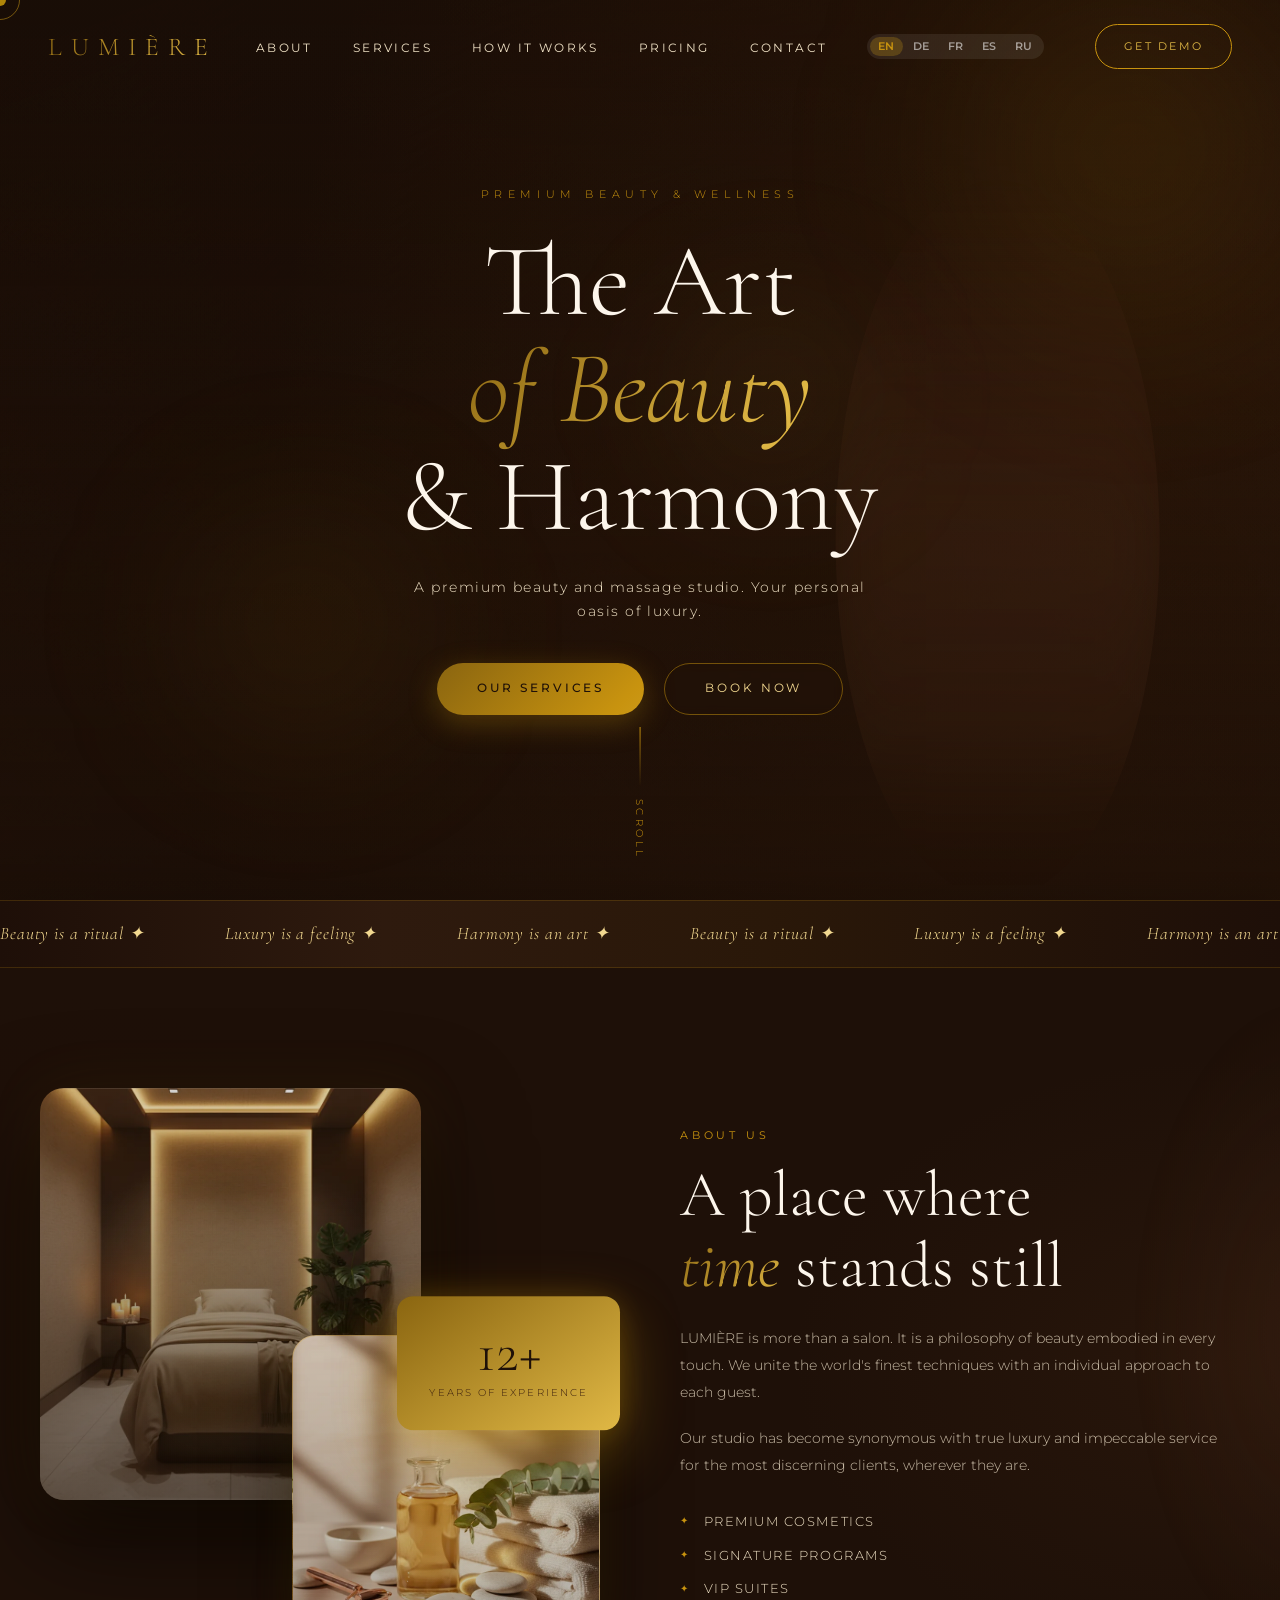
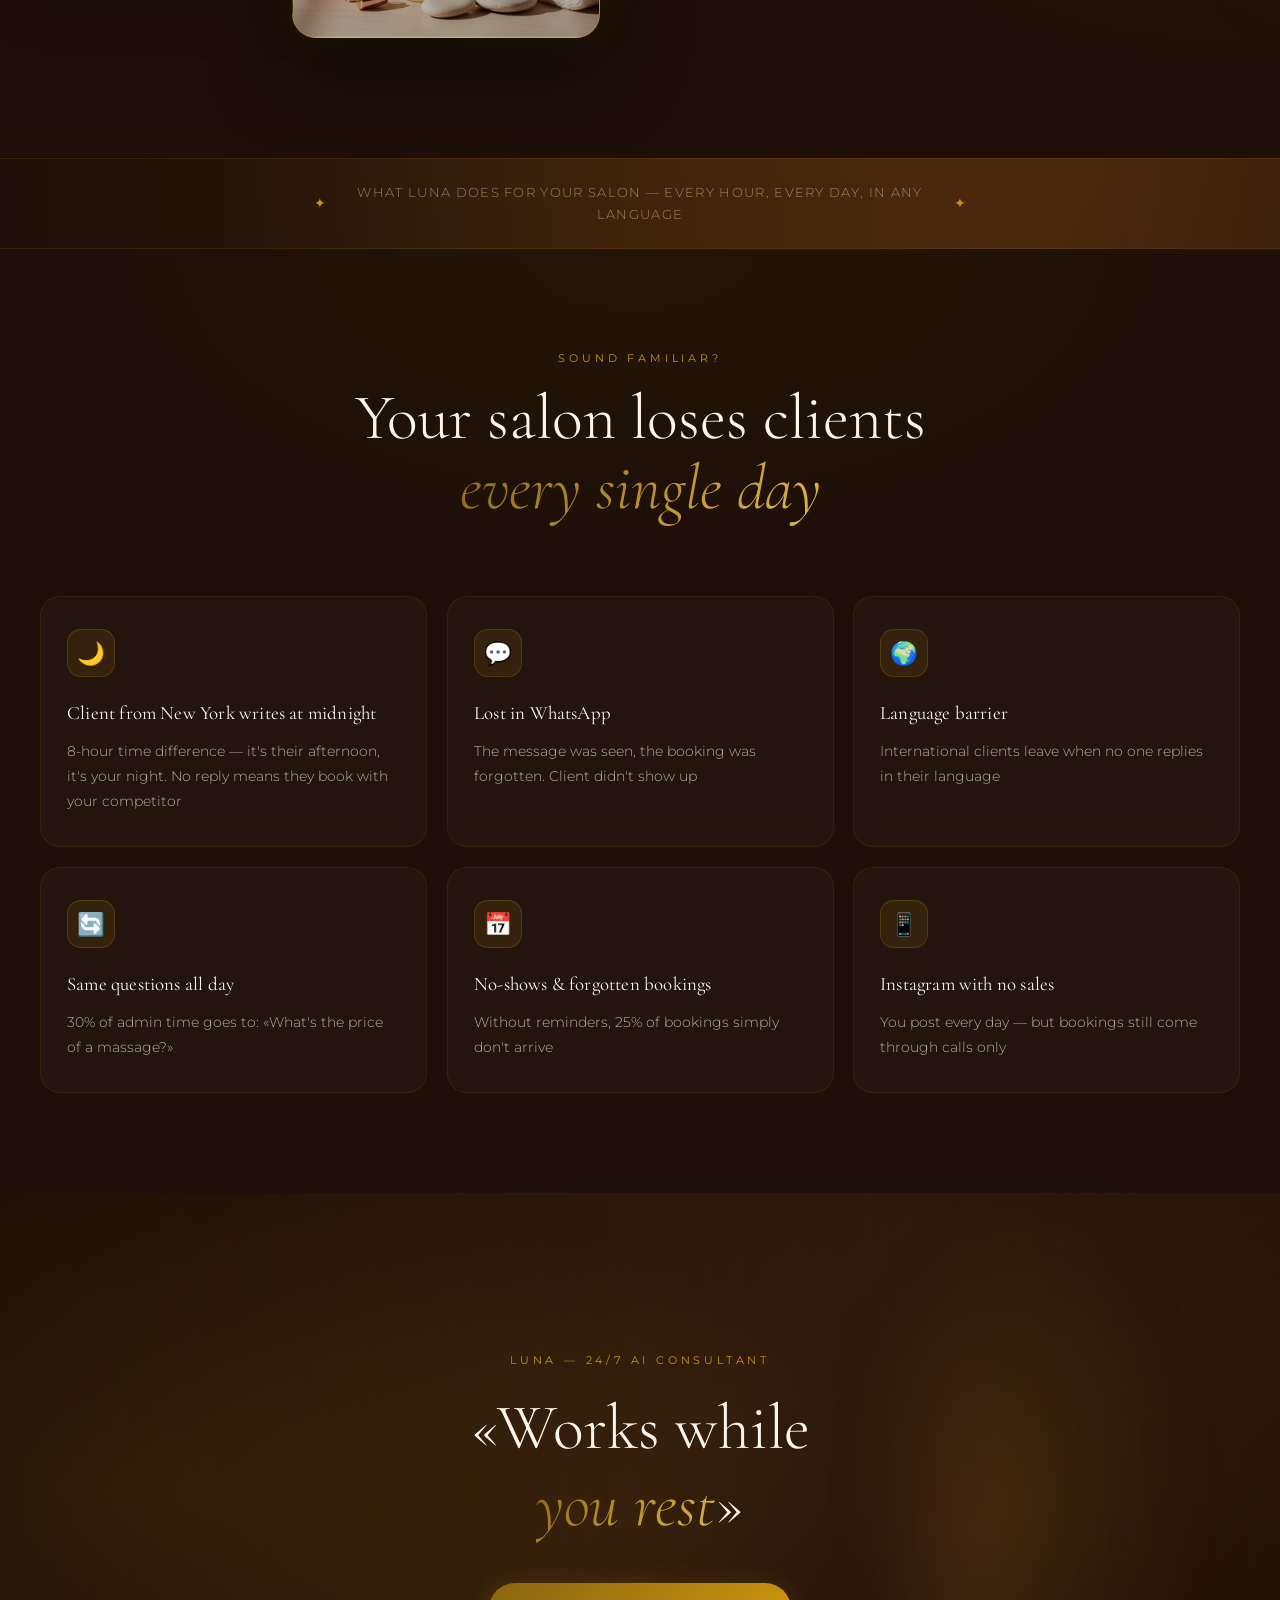
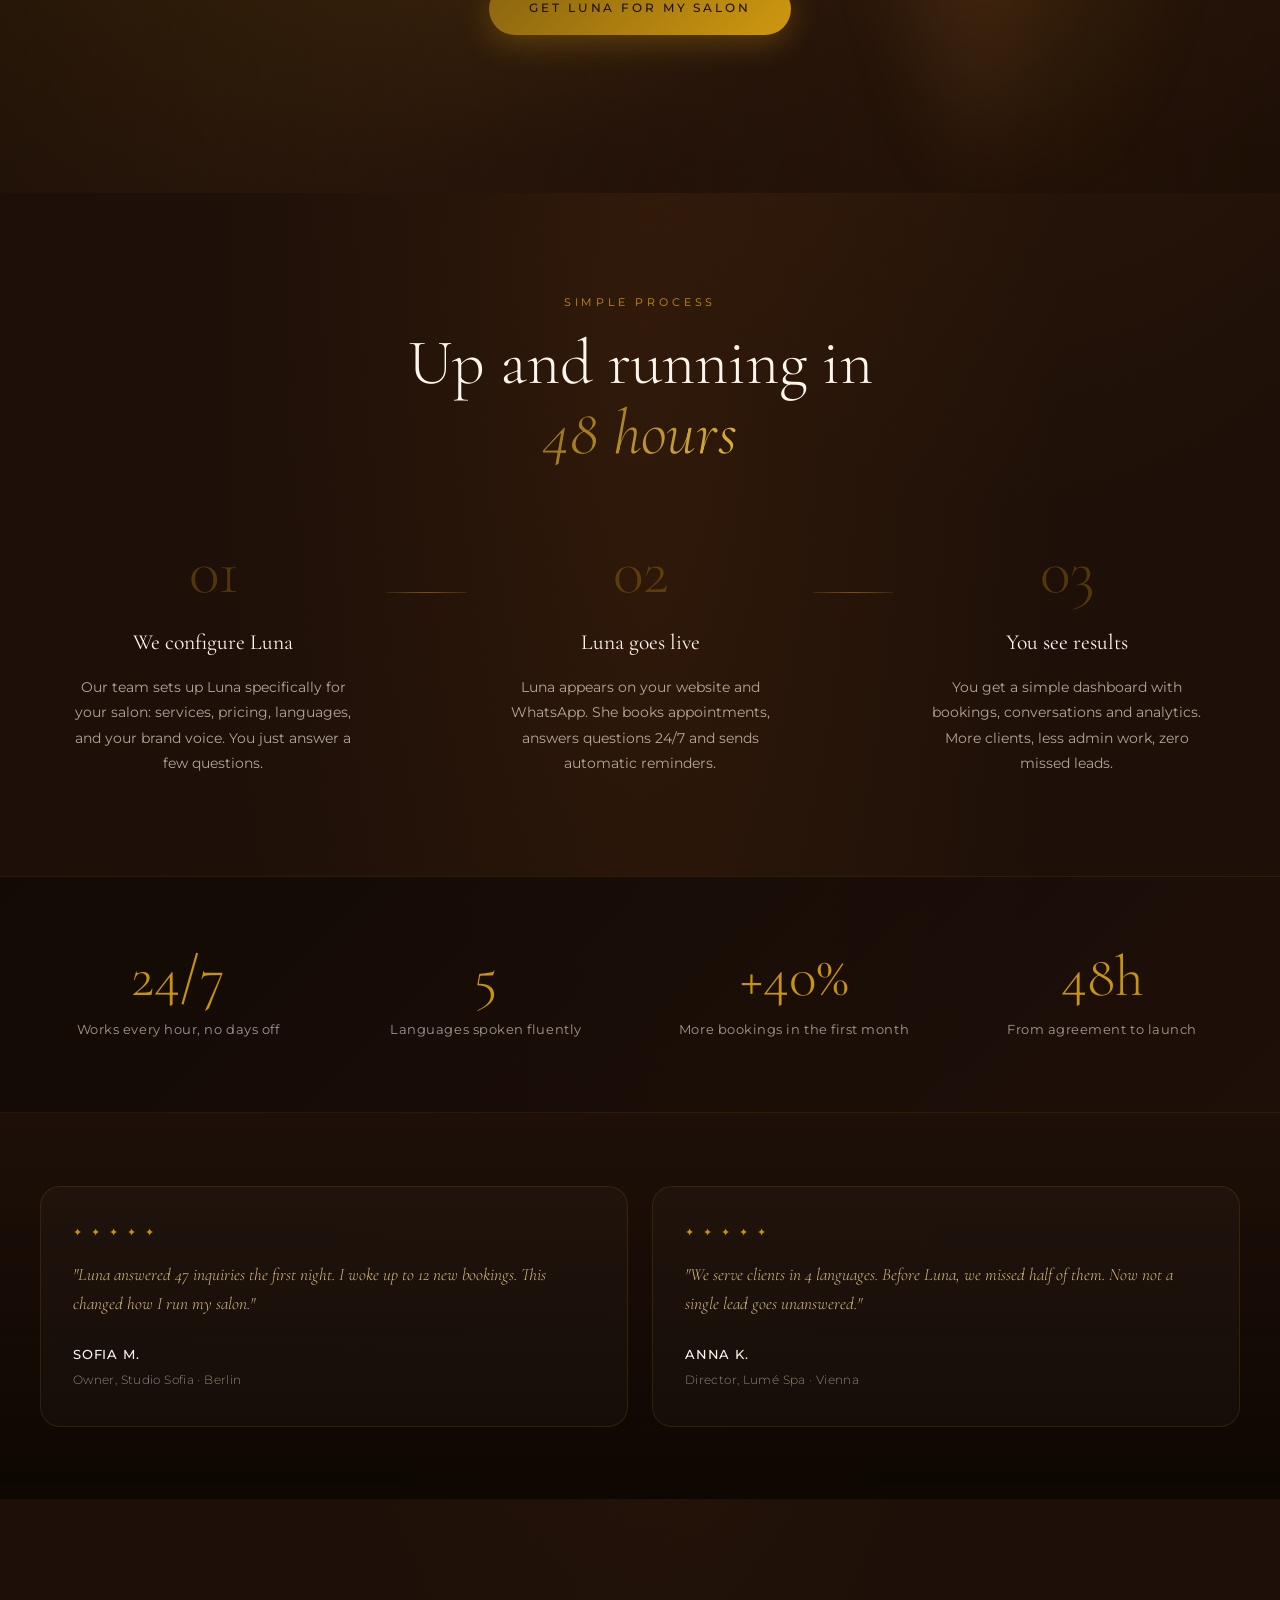
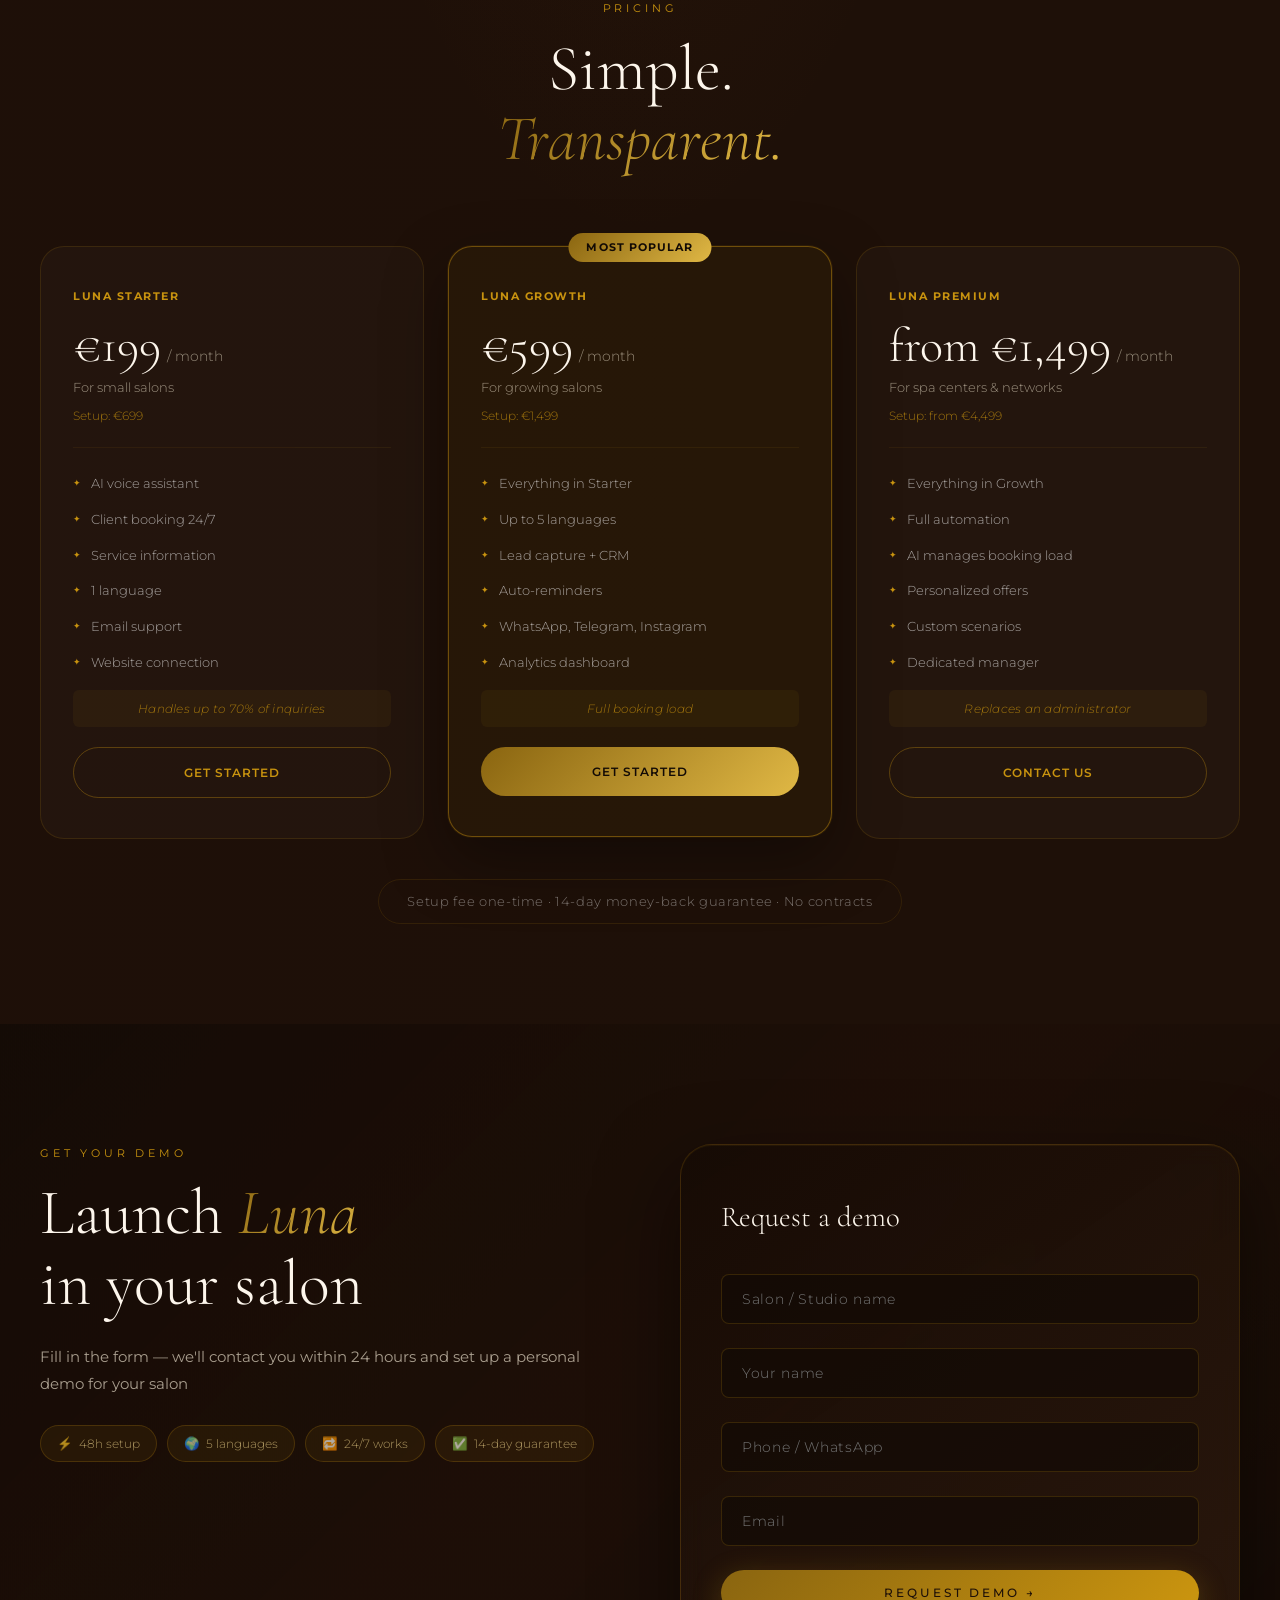
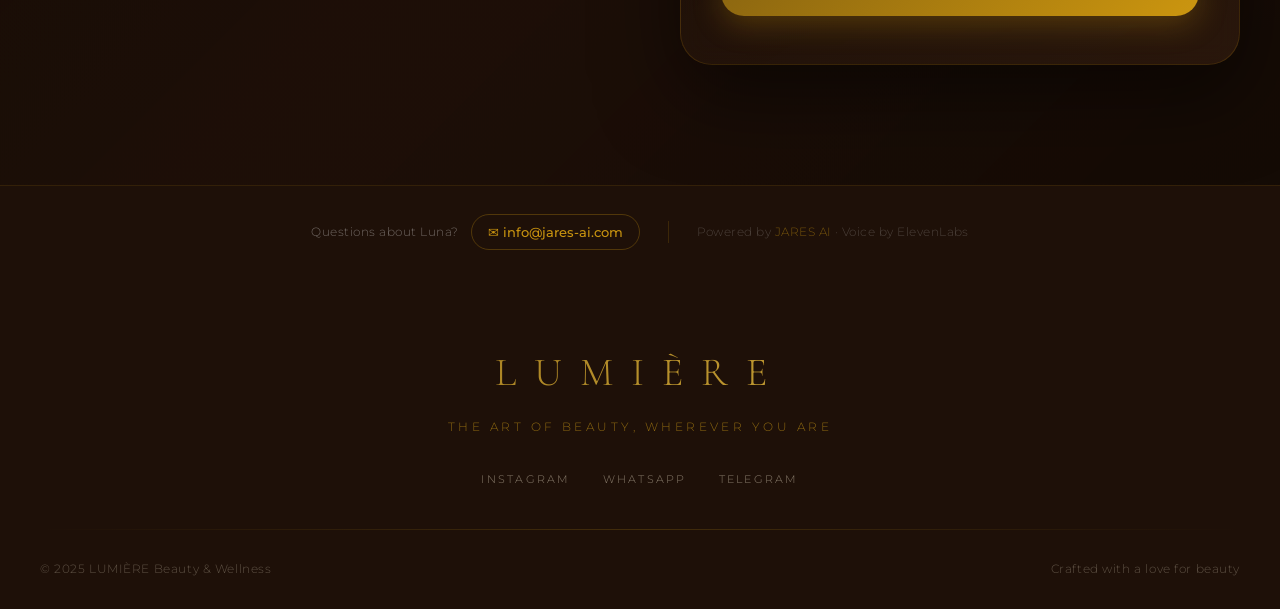
<file: beauty/index.html>
<!DOCTYPE html>
<html lang="en">
<head>
  <meta charset="UTF-8"/>
  <meta name="viewport" content="width=device-width, initial-scale=1.0"/>
  <title>LUMIÈRE — Beauty &amp; Wellness | AI Voice Agent Demo</title>
  <meta name="description" content="LUMIÈRE — Premium Beauty &amp; Wellness Studio. Experience Luna, an AI voice agent for beauty salons — powered by JARES AI."/>
  <link rel="preconnect" href="https://fonts.googleapis.com"/>
  <link rel="preconnect" href="https://fonts.gstatic.com" crossorigin/>
  <link href="https://fonts.googleapis.com/css2?family=Cormorant+Garamond:ital,wght@0,300;0,400;0,600;1,300;1,400&family=Montserrat:wght@300;400;500&display=swap" rel="stylesheet"/>
  <link rel="stylesheet" href="/beauty/style.css"/>
  <style>
    .lang-switcher {
      display: flex; align-items: center; gap: 2px;
      background: rgba(255,255,255,0.08); border-radius: 20px;
      padding: 3px; margin-right: 12px;
    }
    .lang-btn {
      background: none; border: none;
      font-size: 0.68rem; font-weight: 600;
      color: rgba(255,255,255,0.55);
      padding: 4px 8px; border-radius: 16px;
      cursor: pointer; font-family: 'Montserrat', sans-serif;
      letter-spacing: 0.05em; transition: all 0.2s; line-height: 1;
    }
    .lang-btn:hover { color: rgba(255,255,255,0.9); }
    .lang-btn.active { background: rgba(212,160,23,0.25); color: var(--gold); }
    .nav.scrolled .lang-switcher { background: rgba(0,0,0,0.05); }
    .nav.scrolled .lang-btn { color: rgba(0,0,0,0.4); }
    .nav.scrolled .lang-btn:hover { color: rgba(0,0,0,0.8); }
    .nav.scrolled .lang-btn.active { color: var(--gold-dark); background: rgba(212,160,23,0.15); }

    .jares-showcase {
      padding: 100px 0;
      background: linear-gradient(135deg, #0d0d0d 0%, #1a1208 50%, #0d0d0d 100%);
      position: relative; overflow: hidden;
    }
    .jares-showcase::before {
      content: ''; position: absolute; inset: 0;
      background: radial-gradient(ellipse 60% 50% at 50% 50%, rgba(212,160,23,0.08) 0%, transparent 70%);
    }
    .jares-showcase .container { position: relative; z-index: 1; }
    .jares-inner { display: grid; grid-template-columns: 1fr 1fr; gap: 80px; align-items: center; }
    .jares-text .section-eyebrow { color: var(--gold); }
    .jares-text .section-title { color: #fff; }
    .jares-text .section-title em { color: var(--gold); }
    .jares-desc {
      color: rgba(255,255,255,0.65); font-size: 1.05rem;
      line-height: 1.75; margin: 24px 0 32px;
      font-family: 'Montserrat', sans-serif; font-weight: 300;
    }
    .jares-demo-note {
      display: flex; align-items: flex-start; gap: 12px;
      background: rgba(212,160,23,0.1); border: 1px solid rgba(212,160,23,0.2);
      border-radius: 12px; padding: 16px 20px; margin-bottom: 32px;
      color: rgba(255,255,255,0.8); font-size: 0.88rem;
      font-family: 'Montserrat', sans-serif; line-height: 1.6;
    }
    .jares-b2b { display: flex; flex-direction: column; gap: 12px; }
    .jares-b2b-label { color: rgba(255,255,255,0.5); font-size: 0.88rem; font-family: 'Montserrat', sans-serif; font-weight: 300; }
    .jares-cta {
      display: inline-flex; align-items: center; gap: 8px;
      background: linear-gradient(135deg, var(--gold-dark), var(--gold-light));
      color: #0d0d0d; padding: 14px 28px; border-radius: 4px;
      font-family: 'Montserrat', sans-serif; font-size: 0.82rem;
      font-weight: 600; letter-spacing: 0.06em; text-transform: uppercase;
      text-decoration: none; transition: transform 0.2s, box-shadow 0.2s;
      align-self: flex-start;
    }
    .jares-cta:hover { transform: translateY(-2px); box-shadow: 0 8px 32px rgba(212,160,23,0.35); }
    .jares-visual { display: flex; flex-direction: column; gap: 16px; }
    .jares-card {
      background: rgba(255,255,255,0.04); border: 1px solid rgba(212,160,23,0.15);
      border-radius: 16px; padding: 24px 28px;
    }
    .jares-card-icon { font-size: 1.6rem; margin-bottom: 10px; }
    .jares-card h4 {
      color: #fff; font-family: 'Cormorant Garamond', serif;
      font-size: 1.15rem; font-weight: 400; margin: 0 0 8px;
    }
    .jares-card p {
      color: rgba(255,255,255,0.5); font-size: 0.85rem;
      font-family: 'Montserrat', sans-serif; font-weight: 300;
      line-height: 1.6; margin: 0;
    }
    .jares-powered {
      text-align: center; padding-top: 56px;
      border-top: 1px solid rgba(212,160,23,0.1); margin-top: 60px;
    }
    .jares-powered p { color: rgba(255,255,255,0.3); font-size: 0.8rem; font-family: 'Montserrat', sans-serif; letter-spacing: 0.04em; }
    .jares-powered a { color: var(--gold); text-decoration: none; }
    .jares-powered a:hover { text-decoration: underline; }

    .luna-widget-wrap { position: fixed; bottom: 28px; left: 28px; z-index: 9990; }

    /* ── Mobile lang switcher (inside overlay) ── */
    .mobile-lang-switcher {
      display: flex; align-items: center; justify-content: center;
      gap: 4px; margin: 0 0 24px;
      background: rgba(255,255,255,0.06);
      border: 1px solid rgba(200,147,15,0.2);
      border-radius: 100px; padding: 5px 8px;
    }
    .mobile-lang-btn {
      background: none; border: none;
      font-size: 0.72rem; font-weight: 600;
      color: rgba(255,255,255,0.5);
      padding: 6px 12px; border-radius: 100px;
      cursor: pointer; font-family: 'Montserrat', sans-serif;
      letter-spacing: 0.06em; transition: all 0.2s; line-height: 1;
      touch-action: manipulation;
    }
    .mobile-lang-btn:hover { color: rgba(255,255,255,0.9); }
    .mobile-lang-btn.active {
      background: linear-gradient(135deg, rgba(200,147,15,0.3), rgba(224,184,69,0.2));
      color: var(--gold-light);
      box-shadow: 0 0 0 1px rgba(200,147,15,0.35);
    }

    @media (max-width: 900px) {
      .jares-inner { grid-template-columns: 1fr; gap: 48px; }
      .lang-switcher { display: none; }
    }
  </style>
</head>
<body>

  <div class="cursor" id="cursor"></div>
  <div class="cursor-follower" id="cursorFollower"></div>

  <div class="preloader" id="preloader">
    <div class="preloader-inner">
      <div class="preloader-logo">LUMIÈRE</div>
      <div class="preloader-line"></div>
    </div>
  </div>

  <nav class="nav" id="nav">
    <div class="nav-logo">LUMIÈRE</div>
    <ul class="nav-links">
      <li><a href="#about" data-i18n="nav.about">About</a></li>
      <li><a href="#services" data-i18n="nav.services">Services</a></li>
      <li><a href="#how" data-i18n="nav.how">How it works</a></li>
      <li><a href="#pricing" data-i18n="nav.pricing">Pricing</a></li>
      <li><a href="#contact" data-i18n="nav.contact">Contact</a></li>
    </ul>
    <div class="lang-switcher">
      <button class="lang-btn active" data-lang="en">EN</button>
      <button class="lang-btn" data-lang="de">DE</button>
      <button class="lang-btn" data-lang="fr">FR</button>
      <button class="lang-btn" data-lang="es">ES</button>
      <button class="lang-btn" data-lang="ru">RU</button>
    </div>
    <a href="#contact" class="nav-cta" data-i18n="nav.cta">Book Now</a>
    <button class="nav-burger" id="navBurger">
      <span></span><span></span><span></span>
    </button>
  </nav>

  <section class="hero" id="hero">
    <div class="hero-parallax" id="heroParallax"></div>
    <div class="hero-overlay"></div>
    <div class="hero-orbs">
      <div class="orb orb-1"></div>
      <div class="orb orb-2"></div>
      <div class="orb orb-3"></div>
    </div>
    <div class="hero-content">
      <p class="hero-sub reveal-up" data-i18n="hero.sub">Premium Beauty &amp; Wellness</p>
      <h1 class="hero-title reveal-up" data-i18n="hero.title"><span>The Art</span><br><em>of Beauty</em><br><span>&amp; Harmony</span></h1>
      <p class="hero-desc reveal-up" data-i18n="hero.desc">A premium beauty and massage studio. Your personal oasis of luxury.</p>
      <div class="hero-actions reveal-up">
        <a href="#services" class="btn-primary" data-i18n="hero.btn1">Our Services</a>
        <a href="#contact" class="btn-outline" data-i18n="hero.btn2">Book Now</a>
      </div>
    </div>
    <div class="hero-scroll">
      <div class="scroll-line"></div>
      <span data-i18n="hero.scroll">Scroll</span>
    </div>
    <div class="hero-silhouette"></div>
  </section>

  <div class="quote-strip">
    <div class="quote-track">
      <span data-i18n="quote.1">Beauty is a ritual ✦</span>
      <span data-i18n="quote.2">Luxury is a feeling ✦</span>
      <span data-i18n="quote.3">Harmony is an art ✦</span>
      <span data-i18n="quote.1">Beauty is a ritual ✦</span>
      <span data-i18n="quote.2">Luxury is a feeling ✦</span>
      <span data-i18n="quote.3">Harmony is an art ✦</span>
    </div>
  </div>

  <section class="about" id="about">
    <div class="about-bg-figure"></div>
    <div class="container">
      <div class="about-grid">
        <div class="about-visual">
          <div class="about-img-wrap">
            <div class="about-img about-img-1"></div>
            <div class="about-img about-img-2"></div>
          </div>
          <div class="about-stat-card">
            <span class="stat-num">12+</span>
            <span class="stat-label" data-i18n="about.stat">Years of Experience</span>
          </div>
        </div>
        <div class="about-text">
          <p class="section-eyebrow reveal-up" data-i18n="about.eye">About Us</p>
          <h2 class="section-title reveal-up" data-i18n="about.title">A place where<br><em>time</em> stands still</h2>
          <p class="about-desc reveal-up" data-i18n="about.desc1">LUMIÈRE is more than a salon. It is a philosophy of beauty embodied in every touch. We unite the world's finest techniques with an individual approach to each guest.</p>
          <p class="about-desc reveal-up" data-i18n="about.desc2">Our studio has become synonymous with true luxury and impeccable service for the most discerning clients, wherever they are.</p>
          <div class="about-features reveal-up">
            <div class="feature-item"><div class="feature-icon">✦</div><span data-i18n="about.f1">Premium cosmetics</span></div>
            <div class="feature-item"><div class="feature-icon">✦</div><span data-i18n="about.f2">Signature programs</span></div>
            <div class="feature-item"><div class="feature-icon">✦</div><span data-i18n="about.f3">VIP suites</span></div>
          </div>
        </div>
      </div>
    </div>
  </section>

  <!-- ── TRANSITION STRIP ── -->
  <div class="luna-transition">
    <div class="lt-inner">
      <span class="lt-star">✦</span>
      <p data-i18n="lt.text">What Luna does for your salon — every hour, every day, in any language</p>
      <span class="lt-star">✦</span>
    </div>
  </div>

  <!-- ── PAIN POINTS ── -->
  <section class="luna-pain" id="services">
    <div class="container">
      <div class="section-header">
        <p class="section-eyebrow reveal-up" data-i18n="pain.eye">Sound familiar?</p>
        <h2 class="section-title reveal-up" data-i18n="pain.title">Your salon loses clients<br><em>every single day</em></h2>
      </div>
      <div class="pain-grid">
        <div class="pain-card reveal-card" data-delay="0">
          <div class="pain-icon">🌙</div>
          <h3 data-i18n="p1.title">Client from New York writes at midnight</h3>
          <p data-i18n="p1.desc">8-hour time difference — it's their afternoon, it's your night. No reply means they book with your competitor</p>
        </div>
        <div class="pain-card reveal-card" data-delay="100">
          <div class="pain-icon">💬</div>
          <h3 data-i18n="p2.title">Lost in WhatsApp</h3>
          <p data-i18n="p2.desc">The message was seen, the booking was forgotten. Client didn't show up</p>
        </div>
        <div class="pain-card reveal-card" data-delay="200">
          <div class="pain-icon">🌍</div>
          <h3 data-i18n="p3.title">Language barrier</h3>
          <p data-i18n="p3.desc">International clients leave when no one replies in their language</p>
        </div>
        <div class="pain-card reveal-card" data-delay="0">
          <div class="pain-icon">🔄</div>
          <h3 data-i18n="p4.title">Same questions all day</h3>
          <p data-i18n="p4.desc">30% of admin time goes to: «What's the price of a massage?»</p>
        </div>
        <div class="pain-card reveal-card" data-delay="100">
          <div class="pain-icon">📅</div>
          <h3 data-i18n="p5.title">No-shows &amp; forgotten bookings</h3>
          <p data-i18n="p5.desc">Without reminders, 25% of bookings simply don't arrive</p>
        </div>
        <div class="pain-card reveal-card" data-delay="200">
          <div class="pain-icon">📱</div>
          <h3 data-i18n="p6.title">Instagram with no sales</h3>
          <p data-i18n="p6.desc">You post every day — but bookings still come through calls only</p>
        </div>
      </div>
    </div>
  </section>

  <!-- ── PARALLAX BANNER (updated text) ── -->
  <div class="parallax-banner" id="parallaxBanner">
    <div class="parallax-banner-bg" id="parallaxBannerBg"></div>
    <div class="parallax-banner-overlay"></div>
    <div class="parallax-banner-figure"></div>
    <div class="parallax-banner-content">
      <p class="section-eyebrow" data-i18n="banner.eye">Luna — 24/7 AI consultant</p>
      <h2 data-i18n="banner.quote">«Works while<br><em>you rest</em>»</h2>
      <a href="#contact" class="btn-primary" data-i18n="banner.btn">Get Luna for my salon</a>
    </div>
  </div>

  <!-- ── HOW IT WORKS ── -->
  <section class="luna-how" id="how">
    <div class="container">
      <div class="section-header">
        <p class="section-eyebrow reveal-up" data-i18n="how.eye">Simple process</p>
        <h2 class="section-title reveal-up" data-i18n="how.title">Up and running in<br><em>48 hours</em></h2>
      </div>
      <div class="how-steps">
        <div class="how-step reveal-up" data-delay="0">
          <div class="how-num">01</div>
          <h3 data-i18n="h1.title">We configure Luna</h3>
          <p data-i18n="h1.desc">Our team sets up Luna specifically for your salon: services, pricing, languages, and your brand voice. You just answer a few questions.</p>
        </div>
        <div class="how-connector"></div>
        <div class="how-step reveal-up" data-delay="150">
          <div class="how-num">02</div>
          <h3 data-i18n="h2.title">Luna goes live</h3>
          <p data-i18n="h2.desc">Luna appears on your website and WhatsApp. She books appointments, answers questions 24/7 and sends automatic reminders.</p>
        </div>
        <div class="how-connector"></div>
        <div class="how-step reveal-up" data-delay="300">
          <div class="how-num">03</div>
          <h3 data-i18n="h3.title">You see results</h3>
          <p data-i18n="h3.desc">You get a simple dashboard with bookings, conversations and analytics. More clients, less admin work, zero missed leads.</p>
        </div>
      </div>
    </div>
  </section>

  <!-- ── RESULTS / NUMBERS ── -->
  <section class="luna-results">
    <div class="container">
      <div class="results-grid">
        <div class="result-item reveal-up" data-delay="0">
          <div class="result-num">24/7</div>
          <p class="result-label" data-i18n="stat1.label">Works every hour, no days off</p>
        </div>
        <div class="result-item reveal-up" data-delay="100">
          <div class="result-num">5</div>
          <p class="result-label" data-i18n="stat2.label">Languages spoken fluently</p>
        </div>
        <div class="result-item reveal-up" data-delay="200">
          <div class="result-num">+40%</div>
          <p class="result-label" data-i18n="stat3.label">More bookings in the first month</p>
        </div>
        <div class="result-item reveal-up" data-delay="300">
          <div class="result-num">48h</div>
          <p class="result-label" data-i18n="stat4.label">From agreement to launch</p>
        </div>
      </div>
    </div>
  </section>

  <!-- ── SOCIAL PROOF ── -->
  <section class="luna-social">
    <div class="container">
      <div class="social-grid">
        <div class="social-quote reveal-card" data-delay="0">
          <div class="sq-stars">✦ ✦ ✦ ✦ ✦</div>
          <p class="sq-text" data-i18n="sq1.text">"Luna answered 47 inquiries the first night. I woke up to 12 new bookings. This changed how I run my salon."</p>
          <div class="sq-author">
            <span class="sq-name" data-i18n="sq1.name">Sofia M.</span>
            <span class="sq-role" data-i18n="sq1.role">Owner, Studio Sofia · Berlin</span>
          </div>
        </div>
        <div class="social-quote reveal-card" data-delay="150">
          <div class="sq-stars">✦ ✦ ✦ ✦ ✦</div>
          <p class="sq-text" data-i18n="sq2.text">"We serve clients in 4 languages. Before Luna, we missed half of them. Now not a single lead goes unanswered."</p>
          <div class="sq-author">
            <span class="sq-name" data-i18n="sq2.name">Anna K.</span>
            <span class="sq-role" data-i18n="sq2.role">Director, Lumé Spa · Vienna</span>
          </div>
        </div>
      </div>
    </div>
  </section>

  <!-- ── PRICING ── -->
  <section class="luna-pricing" id="pricing">
    <div class="container">
      <div class="section-header">
        <p class="section-eyebrow reveal-up" data-i18n="price.eye">Pricing</p>
        <h2 class="section-title reveal-up" data-i18n="price.title">Simple.<br><em>Transparent.</em></h2>
      </div>
      <div class="pricing-grid">
        <div class="price-plan reveal-card" data-delay="0">
          <p class="plan-name">LUNA STARTER</p>
          <div class="plan-price-row"><span class="plan-price">€199</span><span class="plan-mo" data-i18n="plan.mo">/ month</span></div>
          <p class="plan-sub" data-i18n="plan1.sub">For small salons</p>
          <p class="plan-setup" data-i18n="plan1.setup">Setup: €699</p>
          <ul class="plan-features">
            <li data-i18n="plan1.f1">AI voice assistant</li>
            <li data-i18n="plan1.f2">Client booking 24/7</li>
            <li data-i18n="plan1.f3">Service information</li>
            <li data-i18n="plan1.f4">1 language</li>
            <li data-i18n="plan1.f5">Email support</li>
            <li data-i18n="plan1.f6">Website connection</li>
          </ul>
          <p class="plan-tag" data-i18n="plan1.tag">Handles up to 70% of inquiries</p>
          <a href="#contact" class="plan-cta plan-cta--outline" data-i18n="plan.start">Get started</a>
        </div>
        <div class="price-plan price-plan--popular reveal-card" data-delay="150">
          <div class="plan-badge" data-i18n="plan.popular">Most popular</div>
          <p class="plan-name">LUNA GROWTH</p>
          <div class="plan-price-row"><span class="plan-price">€599</span><span class="plan-mo" data-i18n="plan.mo">/ month</span></div>
          <p class="plan-sub" data-i18n="plan2.sub">For growing salons</p>
          <p class="plan-setup" data-i18n="plan2.setup">Setup: €1,499</p>
          <ul class="plan-features">
            <li data-i18n="plan2.f1">Everything in Starter</li>
            <li data-i18n="plan2.f2">Up to 5 languages</li>
            <li data-i18n="plan2.f3">Lead capture + CRM</li>
            <li data-i18n="plan2.f4">Auto-reminders</li>
            <li data-i18n="plan2.f5">WhatsApp, Telegram, Instagram</li>
            <li data-i18n="plan2.f6">Analytics dashboard</li>
          </ul>
          <p class="plan-tag" data-i18n="plan2.tag">Full booking load</p>
          <a href="#contact" class="plan-cta plan-cta--primary" data-i18n="plan.start">Get started</a>
        </div>
        <div class="price-plan reveal-card" data-delay="300">
          <p class="plan-name">LUNA PREMIUM</p>
          <div class="plan-price-row"><span class="plan-price" data-i18n="plan3.price">from €1,499</span><span class="plan-mo" data-i18n="plan.mo">/ month</span></div>
          <p class="plan-sub" data-i18n="plan3.sub">For spa centers &amp; networks</p>
          <p class="plan-setup" data-i18n="plan3.setup">Setup: from €4,499</p>
          <ul class="plan-features">
            <li data-i18n="plan3.f1">Everything in Growth</li>
            <li data-i18n="plan3.f2">Full automation</li>
            <li data-i18n="plan3.f3">AI manages booking load</li>
            <li data-i18n="plan3.f4">Personalized offers</li>
            <li data-i18n="plan3.f5">Custom scenarios</li>
            <li data-i18n="plan3.f6">Dedicated manager</li>
          </ul>
          <p class="plan-tag" data-i18n="plan3.tag">Replaces an administrator</p>
          <a href="#contact" class="plan-cta plan-cta--outline" data-i18n="plan.contact">Contact us</a>
        </div>
      </div>
      <div style="text-align:center"><p class="pricing-note reveal-up" data-i18n="price.note">Setup fee one-time · 14-day money-back guarantee · No contracts</p></div>
    </div>
  </section>

  <!-- ── DEMO REQUEST FORM ── -->
  <section class="contact" id="contact">
    <div class="contact-bg"></div>
    <div class="container">
      <div class="contact-grid">
        <div class="contact-info">
          <p class="section-eyebrow reveal-up" data-i18n="demo.eye">Get your demo</p>
          <h2 class="section-title reveal-up" data-i18n="demo.title">Launch <em>Luna</em><br>in your salon</h2>
          <p class="contact-sub reveal-up" data-i18n="demo.sub">Fill in the form — we'll contact you within 24 hours and set up a personal demo for your salon</p>
          <div class="demo-chips reveal-up">
            <span class="demo-chip">⚡ <span data-i18n="chip1">48h setup</span></span>
            <span class="demo-chip">🌍 <span data-i18n="chip2">5 languages</span></span>
            <span class="demo-chip">🔁 <span data-i18n="chip3">24/7 works</span></span>
            <span class="demo-chip">✅ <span data-i18n="chip4">14-day guarantee</span></span>
          </div>
        </div>
        <div class="contact-form-wrap reveal-up">
          <form class="contact-form" id="demoForm">
            <!-- Anti-spam honeypot -->
            <div class="hpot" aria-hidden="true">
              <input type="text" id="hpotField" name="website" tabindex="-1" autocomplete="off"/>
            </div>
            <h3 data-i18n="form.title">Request a demo</h3>
            <div class="form-group">
              <input type="text" id="fsalon" placeholder="Salon name" data-i18n-ph="form.salon" required/>
              <label for="fsalon" data-i18n="form.salon">Salon name</label>
            </div>
            <div class="form-group">
              <input type="text" id="fname" placeholder="Your name" data-i18n-ph="form.name" required/>
              <label for="fname" data-i18n="form.name">Your name</label>
            </div>
            <div class="form-group">
              <input type="tel" id="fphone" placeholder="Phone / WhatsApp" data-i18n-ph="form.phone" required/>
              <label for="fphone" data-i18n="form.phone">Phone / WhatsApp</label>
            </div>
            <div class="form-group">
              <input type="email" id="femail" placeholder="Email" data-i18n-ph="form.email"/>
              <label for="femail" data-i18n="form.email">Email</label>
            </div>
            <button type="submit" class="btn-primary btn-full" data-i18n="form.btn">Request Demo →</button>
          </form>
        </div>
      </div>
    </div>
  </section>

  <!-- ── JARES BRAND BAR ── -->
  <div class="jares-bar">
    <div class="container">
      <div class="jares-bar-inner">
        <div class="jares-bar-contact">
          <span class="jares-bar-label" data-i18n="contact.label">Questions about Luna?</span>
          <a href="mailto:info@jares-ai.com" class="jares-bar-email">
            ✉ info@jares-ai.com
          </a>
        </div>
        <div class="jares-bar-sep"></div>
        <p class="jares-bar-powered" data-i18n="jares.bar">Powered by <a href="https://jares-ai.com" target="_blank" rel="noopener">JARES AI</a> · Voice by ElevenLabs</p>
      </div>
    </div>
  </div>

  <footer class="footer">
    <div class="footer-top">
      <div class="footer-logo">LUMIÈRE</div>
      <p class="footer-tagline" data-i18n="footer.tagline">The art of beauty, wherever you are</p>
      <div class="footer-social">
        <a href="#" class="social-link">Instagram</a>
        <a href="#" class="social-link">WhatsApp</a>
        <a href="#" class="social-link">Telegram</a>
      </div>
    </div>
    <div class="footer-divider"></div>
    <div class="footer-bottom">
      <p data-i18n="footer.copy">© 2025 LUMIÈRE Beauty &amp; Wellness</p>
      <p data-i18n="footer.love">Crafted with a love for beauty</p>
    </div>
  </footer>

  <!-- Luna Voice Widget — replace LUNA_AGENT_ID_HERE with your ElevenLabs agent ID -->
  <div class="luna-widget-wrap">
    <elevenlabs-convai agent-id="agent_8101kmv35j7vfy1b15c64nv78ydt"></elevenlabs-convai>
  </div>
  <script src="https://elevenlabs.io/convai-widget/index.js" async></script>

  <script src="/beauty/main.js"></script>

  <script>
  // ==========================================
  // i18n TRANSLATIONS
  // ==========================================
  const i18n = {
    en: {
      'nav.about':'About','nav.services':'Services','nav.how':'How it works','nav.pricing':'Pricing','nav.contact':'Contact','nav.cta':'Get Demo',
      'hero.sub':'Premium Beauty &amp; Wellness',
      'hero.title':'<span>The Art</span><br><em>of Beauty</em><br><span>&amp; Harmony</span>',
      'hero.desc':'A premium beauty and massage studio. Your personal oasis of luxury.',
      'hero.btn1':'Our Services','hero.btn2':'Book Now','hero.scroll':'Scroll',
      'quote.1':'Beauty is a ritual ✦','quote.2':'Luxury is a feeling ✦','quote.3':'Harmony is an art ✦',
      'about.eye':'About Us','about.title':'A place where<br><em>time</em> stands still',
      'about.desc1':"LUMIÈRE is more than a salon. It is a philosophy of beauty embodied in every touch. We unite the world's finest techniques with an individual approach to each guest.",
      'about.desc2':'Our studio has become synonymous with true luxury and impeccable service for the most discerning clients, wherever they are.',
      'about.stat':'Years of Experience','about.f1':'Premium cosmetics','about.f2':'Signature programs','about.f3':'VIP suites',
      'lt.text':'What Luna does for your salon — every hour, every day, in any language',
      'pain.eye':'Sound familiar?','pain.title':'Your salon loses clients<br><em>every single day</em>',
      'p1.title':'Client from New York writes at midnight','p1.desc':'8-hour time difference — it\'s their afternoon, it\'s your night. No reply means they book with your competitor',
      'p2.title':'Lost in WhatsApp','p2.desc':"The message was seen, the booking was forgotten. Client didn't show up",
      'p3.title':'Language barrier','p3.desc':'International clients leave when no one replies in their language',
      'p4.title':'Same questions all day','p4.desc':"30% of admin time goes to: «What's the price of a massage?»",
      'p5.title':'No-shows &amp; forgotten bookings','p5.desc':"Without reminders, 25% of bookings simply don't arrive",
      'p6.title':'Instagram with no sales','p6.desc':'You post every day — but bookings still come through calls only',
      'banner.eye':'Luna — 24/7 AI consultant','banner.quote':'«Works while<br><em>you rest</em>»','banner.btn':'Get Luna for my salon',
      'how.eye':'Simple process','how.title':'Up and running in<br><em>48 hours</em>',
      'h1.title':'We configure Luna','h1.desc':'Our team sets up Luna specifically for your salon: services, pricing, languages, and your brand voice. You just answer a few questions.',
      'h2.title':'Luna goes live','h2.desc':'Luna appears on your website and WhatsApp. She books appointments, answers questions 24/7 and sends automatic reminders.',
      'h3.title':'You see results','h3.desc':'You get a simple dashboard with bookings, conversations and analytics. More clients, less admin work, zero missed leads.',
      'stat1.label':'Works every hour, no days off',
      'stat2.label':'Languages spoken fluently',
      'stat3.label':'More bookings in the first month',
      'stat4.label':'From agreement to launch',
      'sq1.text':'"Luna answered 47 inquiries the first night. I woke up to 12 new bookings. This changed how I run my salon."','sq1.name':'Sofia M.','sq1.role':'Owner, Studio Sofia · Berlin',
      'sq2.text':'"We serve clients in 4 languages. Before Luna, we missed half of them. Now not a single lead goes unanswered."','sq2.name':'Anna K.','sq2.role':'Director, Lumé Spa · Vienna',
      'price.eye':'Pricing','price.title':'Simple.<br><em>Transparent.</em>',
      'plan.mo':'/ month','plan.popular':'Most popular','plan.start':'Get started','plan.contact':'Contact us',
      'plan1.sub':'For small salons','plan1.setup':'Setup: €699','plan1.f1':'AI voice assistant','plan1.f2':'Client booking 24/7','plan1.f3':'Service information','plan1.f4':'1 language','plan1.f5':'Email support','plan1.f6':'Website connection','plan1.tag':'Handles up to 70% of inquiries',
      'plan2.sub':'For growing salons','plan2.setup':'Setup: €1,499','plan2.f1':'Everything in Starter','plan2.f2':'Up to 5 languages','plan2.f3':'Lead capture + CRM','plan2.f4':'Auto-reminders','plan2.f5':'WhatsApp, Telegram, Instagram','plan2.f6':'Analytics dashboard','plan2.tag':'Full booking load',
      'plan3.price':'from €1,499','plan3.sub':'For spa centers &amp; networks','plan3.setup':'Setup: from €4,499','plan3.f1':'Everything in Growth','plan3.f2':'Full automation','plan3.f3':'AI manages booking load','plan3.f4':'Personalized offers','plan3.f5':'Custom scenarios','plan3.f6':'Dedicated manager','plan3.tag':'Replaces an administrator',
      'price.note':'Setup fee one-time · 14-day money-back guarantee · No contracts',
      'demo.eye':'Get your demo','demo.title':'Launch <em>Luna</em><br>in your salon',
      'demo.sub':"Fill in the form — we'll contact you within 24 hours and set up a personal demo for your salon",
      'chip1':'48h setup','chip2':'5 languages','chip3':'24/7 works','chip4':'14-day guarantee',
      'form.title':'Request a demo','form.salon':'Salon / Studio name','form.name':'Your name','form.phone':'Phone / WhatsApp','form.email':'Email','form.btn':'Request Demo →','form.sent':'Request sent ✓',
      'contact.label':'Questions about Luna?','jares.bar':'Powered by <a href="https://jares-ai.com" target="_blank" rel="noopener">JARES AI</a> · Voice by ElevenLabs',
      'footer.tagline':'The art of beauty, wherever you are','footer.copy':'© 2025 LUMIÈRE Beauty &amp; Wellness','footer.love':'Crafted with a love for beauty',
    },
    de: {
      'nav.about':'Über uns','nav.services':'Leistungen','nav.how':'Wie es funktioniert','nav.pricing':'Preise','nav.contact':'Kontakt','nav.cta':'Demo anfragen',
      'hero.sub':'Premium Beauty &amp; Wellness',
      'hero.title':'<span>Die Kunst</span><br><em>der Schönheit</em><br><span>&amp; Harmonie</span>',
      'hero.desc':'Ein Premium Beauty- und Massagestudio. Ihre persönliche Oase des Luxus.',
      'hero.btn1':'Unsere Leistungen','hero.btn2':'Jetzt buchen','hero.scroll':'Scrollen',
      'quote.1':'Schönheit ist ein Ritual ✦','quote.2':'Luxus ist ein Gefühl ✦','quote.3':'Harmonie ist eine Kunst ✦',
      'about.eye':'Über uns','about.title':'Ein Ort, wo<br><em>die Zeit</em> stillsteht',
      'about.desc1':'LUMIÈRE ist mehr als ein Salon. Es ist eine Philosophie der Schönheit, verkörpert in jeder Berührung. Wir vereinen die besten Welttechniken mit einem individuellen Ansatz für jeden Gast.',
      'about.desc2':'Unser Studio ist ein Synonym für wahren Luxus und makellosen Service für die anspruchsvollsten Kunden – überall auf der Welt.',
      'about.stat':'Jahre Erfahrung','about.f1':'Premium Kosmetik','about.f2':'Signature-Programme','about.f3':'VIP-Suiten',
      'lt.text':'Was Luna für Ihren Salon tut — jede Stunde, jeden Tag, in jeder Sprache',
      'pain.eye':'Kommt Ihnen das bekannt vor?','pain.title':'Ihr Salon verliert Kunden<br><em>jeden Tag</em>',
      'p1.title':'Kundin aus New York schreibt um Mitternacht','p1.desc':'8 Stunden Zeitunterschied — bei ihr ist Nachmittag, bei Ihnen Nacht. Keine Antwort bedeutet: sie bucht beim Konkurrenten',
      'p2.title':'Verloren in WhatsApp','p2.desc':'Die Nachricht wurde gesehen, die Buchung vergessen. Der Kunde erschien nicht.',
      'p3.title':'Sprachbarriere','p3.desc':'Internationale Kunden gehen, wenn niemand in ihrer Sprache antwortet',
      'p4.title':'Dieselben Fragen den ganzen Tag','p4.desc':'30% der Administrationszeit geht für: «Was kostet eine Massage?»',
      'p5.title':'Nichterscheinen &amp; vergessene Buchungen','p5.desc':'Ohne Erinnerungen erscheinen 25% der Buchungen einfach nicht',
      'p6.title':'Instagram ohne Verkäufe','p6.desc':'Sie posten täglich — aber Buchungen kommen noch immer nur per Anruf',
      'banner.eye':'Luna — 24/7 KI-Beraterin','banner.quote':'«Arbeitet während<br><em>Sie ruhen</em>»','banner.btn':'Luna für meinen Salon',
      'how.eye':'Einfacher Prozess','how.title':'Betriebsbereit in<br><em>48 Stunden</em>',
      'h1.title':'Wir konfigurieren Luna','h1.desc':'Unser Team richtet Luna speziell für Ihren Salon ein: Behandlungen, Preise, Sprachen und Ihre Markenstimme. Sie beantworten nur einige Fragen.',
      'h2.title':'Luna geht live','h2.desc':'Luna erscheint auf Ihrer Website und WhatsApp. Sie bucht Termine, beantwortet Fragen 24/7 und sendet automatische Erinnerungen.',
      'h3.title':'Sie sehen Ergebnisse','h3.desc':'Sie erhalten ein einfaches Dashboard mit Buchungen, Gesprächen und Analysen. Mehr Kunden, weniger Verwaltungsarbeit.',
      'stat1.label':'Arbeitet jede Stunde, keine Ruhetage',
      'stat2.label':'Sprachen fließend gesprochen',
      'stat3.label':'Mehr Buchungen im ersten Monat',
      'stat4.label':'Von der Vereinbarung bis zum Start',
      'sq1.text':'"Luna hat in der ersten Nacht 47 Anfragen beantwortet. Ich wachte mit 12 neuen Buchungen auf."','sq1.name':'Sofia M.','sq1.role':'Inhaberin, Studio Sofia · Berlin',
      'sq2.text':'"Wir betreuen Kunden in 4 Sprachen. Vor Luna haben wir die Hälfte verpasst. Jetzt geht kein Lead mehr verloren."','sq2.name':'Anna K.','sq2.role':'Direktorin, Lumé Spa · Wien',
      'price.eye':'Preise','price.title':'Einfach.<br><em>Transparent.</em>',
      'plan.mo':'/ Monat','plan.popular':'Am beliebtesten','plan.start':'Loslegen','plan.contact':'Kontaktieren',
      'plan1.sub':'Für kleine Salons','plan1.setup':'Einrichtung: €699','plan1.f1':'KI-Sprachassistentin','plan1.f2':'Terminbuchung 24/7','plan1.f3':'Behandlungsinfos','plan1.f4':'1 Sprache','plan1.f5':'E-Mail-Support','plan1.f6':'Website-Anbindung','plan1.tag':'Bearbeitet bis zu 70% der Anfragen',
      'plan2.sub':'Für wachsende Salons','plan2.setup':'Einrichtung: €1.499','plan2.f1':'Alles aus Starter','plan2.f2':'Bis zu 5 Sprachen','plan2.f3':'Lead-Erfassung + CRM','plan2.f4':'Auto-Erinnerungen','plan2.f5':'WhatsApp, Telegram, Instagram','plan2.f6':'Analytics-Dashboard','plan2.tag':'Volle Terminauslastung',
      'plan3.price':'ab €1.499','plan3.sub':'Für Spa-Zentren &amp; Ketten','plan3.setup':'Einrichtung: ab €4.499','plan3.f1':'Alles aus Growth','plan3.f2':'Vollautomatisierung','plan3.f3':'KI steuert Auslastung','plan3.f4':'Personalisierte Angebote','plan3.f5':'Individuelle Szenarien','plan3.f6':'Dedizierter Manager','plan3.tag':'Ersetzt eine Empfangsdame',
      'price.note':'Einmalige Einrichtungsgebühr · 14-tägige Geld-zurück-Garantie · Keine Verträge',
      'demo.eye':'Demo anfragen','demo.title':'<em>Luna</em> starten<br>in Ihrem Salon',
      'demo.sub':'Füllen Sie das Formular aus — wir melden uns innerhalb von 24 Stunden und richten eine persönliche Demo für Ihren Salon ein',
      'chip1':'Setup in 48h','chip2':'5 Sprachen','chip3':'24/7 verfügbar','chip4':'14-Tage-Garantie',
      'form.title':'Demo anfragen','form.salon':'Salon / Studio Name','form.name':'Ihr Name','form.phone':'Telefon / WhatsApp','form.email':'E-Mail','form.btn':'Demo anfragen →','form.sent':'Anfrage gesendet ✓',
      'contact.label':'Fragen zu Luna?','jares.bar':'Unterstützt von <a href="https://jares-ai.com" target="_blank" rel="noopener">JARES AI</a> · Stimme von ElevenLabs',
      'footer.tagline':'Die Kunst der Schönheit – überall','footer.copy':'© 2025 LUMIÈRE Beauty &amp; Wellness','footer.love':'Mit Liebe zur Schönheit geschaffen',
    },
    fr: {
      'nav.about':'À propos','nav.services':'Services','nav.how':'Comment ça marche','nav.pricing':'Tarifs','nav.contact':'Contact','nav.cta':'Démo',
      'hero.sub':'Beauté &amp; Bien-être Premium',
      'hero.title':"<span>L'Art</span><br><em>de la Beauté</em><br><span>&amp; de l'Harmonie</span>",
      'hero.desc':'Un studio de beauté et de massage premium. Votre oasis personnelle de luxe.',
      'hero.btn1':'Nos Services','hero.btn2':'Réserver','hero.scroll':'Défiler',
      'quote.1':'La beauté est un rituel ✦','quote.2':'Le luxe est un sentiment ✦','quote.3':"L'harmonie est un art ✦",
      'about.eye':'À propos','about.title':'Un lieu où<br><em>le temps</em> s\'arrête',
      'about.desc1':"LUMIÈRE est bien plus qu'un salon. C'est une philosophie de la beauté incarnée dans chaque toucher. Nous unissons les meilleures techniques mondiales à une approche individuelle pour chaque cliente.",
      'about.desc2':"Notre studio est devenu synonyme de vrai luxe et de service impeccable pour les clients les plus exigeants, où qu'ils soient.",
      'about.stat':"Années d'expérience",'about.f1':'Cosmétiques premium','about.f2':'Programmes signature','about.f3':'Suites VIP',
      'lt.text':'Ce que Luna fait pour votre salon — à toute heure, chaque jour, dans toutes les langues',
      'pain.eye':'Ça vous parle ?','pain.title':'Votre salon perd des clients<br><em>chaque jour</em>',
      'p1.title':'Une cliente de New York écrit à minuit','p1.desc':'8 heures de décalage — chez elle c\'est l\'après-midi, chez vous la nuit. Sans réponse, elle réserve chez votre concurrent',
      'p2.title':'Perdu dans WhatsApp','p2.desc':"Le message a été vu, la réservation oubliée. La cliente ne s'est pas présentée.",
      'p3.title':'Barrière linguistique','p3.desc':'Les clients internationaux partent quand personne ne répond dans leur langue',
      'p4.title':'Les mêmes questions toute la journée','p4.desc':"30% du temps admin va à : «Quel est le prix d'un massage ?»",
      'p5.title':'Absences et réservations oubliées','p5.desc':'Sans rappels, 25% des réservations ne se présentent tout simplement pas',
      'p6.title':'Instagram sans ventes','p6.desc':'Vous publiez chaque jour — mais les réservations arrivent encore par téléphone',
      'banner.eye':'Luna — consultante IA 24/7','banner.quote':'«Travaille pendant<br><em>que vous vous reposez</em>»','banner.btn':'Luna pour mon salon',
      'how.eye':'Processus simple','how.title':'Opérationnel en<br><em>48 heures</em>',
      'h1.title':'Nous configurons Luna','h1.desc':'Notre équipe configure Luna spécifiquement pour votre salon : soins, tarifs, langues et voix de marque. Vous répondez simplement à quelques questions.',
      'h2.title':'Luna est en ligne','h2.desc':'Luna apparaît sur votre site et WhatsApp. Elle réserve des rendez-vous, répond aux questions 24/7 et envoie des rappels automatiques.',
      'h3.title':'Vous voyez les résultats','h3.desc':"Vous obtenez un tableau de bord simple avec réservations, conversations et analyses. Plus de clients, moins d'administration.",
      'stat1.label':'Disponible chaque heure, sans jours de repos',
      'stat2.label':'Langues parlées couramment',
      'stat3.label':'Plus de réservations dès le premier mois',
      'stat4.label':"De l'accord au lancement",
      'sq1.text':'"Luna a répondu à 47 demandes la première nuit. Je me suis réveillée avec 12 nouvelles réservations."','sq1.name':'Sofia M.','sq1.role':'Propriétaire, Studio Sofia · Berlin',
      'sq2.text':'"Nous accueillons des clients en 4 langues. Avant Luna, on en ratait la moitié. Maintenant aucun lead ne reste sans réponse."','sq2.name':'Anna K.','sq2.role':'Directrice, Lumé Spa · Vienne',
      'price.eye':'Tarifs','price.title':'Simple.<br><em>Transparent.</em>',
      'plan.mo':'/ mois','plan.popular':'Le plus populaire','plan.start':'Commencer','plan.contact':'Nous contacter',
      'plan1.sub':'Pour les petits salons','plan1.setup':'Configuration : €699','plan1.f1':'Assistante vocale IA','plan1.f2':'Réservation 24/7','plan1.f3':'Infos sur les soins','plan1.f4':'1 langue','plan1.f5':'Support par e-mail','plan1.f6':'Connexion au site web','plan1.tag':'Traite jusqu\'à 70% des demandes',
      'plan2.sub':'Pour les salons en croissance','plan2.setup':'Configuration : €1 499','plan2.f1':'Tout de Starter','plan2.f2':'Jusqu\'à 5 langues','plan2.f3':'Capture de leads + CRM','plan2.f4':'Rappels automatiques','plan2.f5':'WhatsApp, Telegram, Instagram','plan2.f6':'Tableau de bord analytique','plan2.tag':'Planning complet',
      'plan3.price':'à partir de €1 499','plan3.sub':'Pour spas &amp; réseaux','plan3.setup':'Configuration : à partir de €4 499','plan3.f1':'Tout de Growth','plan3.f2':'Automatisation complète','plan3.f3':'IA gère la charge','plan3.f4':'Offres personnalisées','plan3.f5':'Scénarios personnalisés','plan3.f6':'Responsable dédié','plan3.tag':'Remplace un(e) réceptionniste',
      'price.note':'Frais de configuration uniques · Garantie 14 jours · Sans contrat',
      'demo.eye':'Obtenez votre démo','demo.title':'Lancez <em>Luna</em><br>dans votre salon',
      'demo.sub':'Remplissez le formulaire — nous vous contacterons dans les 24 heures et organiserons une démo personnelle',
      'chip1':'Setup en 48h','chip2':'5 langues','chip3':'24/7 disponible','chip4':'Garantie 14 jours',
      'form.title':'Demander une démo','form.salon':'Nom du salon / studio','form.name':'Votre nom','form.phone':'Téléphone / WhatsApp','form.email':'E-mail','form.btn':'Demander une démo →','form.sent':'Demande envoyée ✓',
      'contact.label':'Des questions sur Luna ?','jares.bar':'Propulsé par <a href="https://jares-ai.com" target="_blank" rel="noopener">JARES AI</a> · Voix par ElevenLabs',
      'footer.tagline':'L\'art de la beauté, où que vous soyez','footer.copy':'© 2025 LUMIÈRE Beauty &amp; Wellness','footer.love':'Créé avec amour pour la beauté',
    },
    es: {
      'nav.about':'Nosotros','nav.services':'Servicios','nav.how':'Cómo funciona','nav.pricing':'Precios','nav.contact':'Contacto','nav.cta':'Demo',
      'hero.sub':'Belleza &amp; Bienestar Premium',
      'hero.title':'<span>El Arte</span><br><em>de la Belleza</em><br><span>&amp; la Armonía</span>',
      'hero.desc':'Un estudio premium de belleza y masajes. Tu oasis personal de lujo.',
      'hero.btn1':'Nuestros Servicios','hero.btn2':'Reservar','hero.scroll':'Desplazar',
      'quote.1':'La belleza es un ritual ✦','quote.2':'El lujo es una sensación ✦','quote.3':'La armonía es un arte ✦',
      'about.eye':'Nosotros','about.title':'Un lugar donde<br><em>el tiempo</em> se detiene',
      'about.desc1':'LUMIÈRE es más que un salón. Es una filosofía de la belleza encarnada en cada toque. Unimos las mejores técnicas mundiales con un enfoque individual para cada cliente.',
      'about.desc2':'Nuestro estudio se ha convertido en sinónimo de verdadero lujo y servicio impecable para los clientes más exigentes, estén donde estén.',
      'about.stat':'Años de experiencia','about.f1':'Cosmética premium','about.f2':'Programas exclusivos','about.f3':'Suites VIP',
      'lt.text':'Lo que Luna hace por tu salón — cada hora, cada día, en cualquier idioma',
      'pain.eye':'¿Te suena familiar?','pain.title':'Tu salón pierde clientes<br><em>cada día</em>',
      'p1.title':'Clienta de Nueva York escribe a medianoche','p1.desc':'8 horas de diferencia — para ella es su tarde, para ti es de noche. Sin respuesta, reserva con tu competidor',
      'p2.title':'Perdido en WhatsApp','p2.desc':'El mensaje fue visto, la reserva olvidada. La clienta no apareció.',
      'p3.title':'Barrera del idioma','p3.desc':'Los clientes internacionales se van cuando nadie responde en su idioma',
      'p4.title':'Las mismas preguntas todo el día','p4.desc':"El 30% del tiempo admin va a: «¿Cuánto cuesta un masaje?»",
      'p5.title':'Ausencias y citas olvidadas','p5.desc':'Sin recordatorios, el 25% de las reservas simplemente no aparece',
      'p6.title':'Instagram sin ventas','p6.desc':'Publicas cada día — pero las reservas siguen llegando solo por teléfono',
      'banner.eye':'Luna — consultora IA 24/7','banner.quote':'«Trabaja mientras<br><em>descansas</em>»','banner.btn':'Luna para mi salón',
      'how.eye':'Proceso simple','how.title':'En funcionamiento en<br><em>48 horas</em>',
      'h1.title':'Configuramos Luna','h1.desc':'Nuestro equipo configura Luna específicamente para tu salón: servicios, precios, idiomas y tu voz de marca. Solo respondes algunas preguntas.',
      'h2.title':'Luna entra en acción','h2.desc':'Luna aparece en tu web y WhatsApp. Reserva citas, responde preguntas 24/7 y envía recordatorios automáticos.',
      'h3.title':'Ves los resultados','h3.desc':'Obtienes un panel sencillo con reservas, conversaciones y análisis. Más clientes, menos trabajo administrativo.',
      'stat1.label':'Disponible cada hora, sin días libres',
      'stat2.label':'Idiomas hablados con fluidez',
      'stat3.label':'Más reservas en el primer mes',
      'stat4.label':'Del acuerdo al lanzamiento',
      'sq1.text':'"Luna respondió 47 consultas la primera noche. Me desperté con 12 nuevas reservas. Esto cambió cómo gestiono mi salón."','sq1.name':'Sofia M.','sq1.role':'Propietaria, Studio Sofia · Berlín',
      'sq2.text':'"Atendemos clientes en 4 idiomas. Antes de Luna perdíamos la mitad. Ahora ningún lead queda sin respuesta."','sq2.name':'Anna K.','sq2.role':'Directora, Lumé Spa · Viena',
      'price.eye':'Precios','price.title':'Simple.<br><em>Transparente.</em>',
      'plan.mo':'/ mes','plan.popular':'Más popular','plan.start':'Empezar','plan.contact':'Contáctanos',
      'plan1.sub':'Para salones pequeños','plan1.setup':'Configuración: €699','plan1.f1':'Asistente de voz IA','plan1.f2':'Reservas 24/7','plan1.f3':'Info de servicios','plan1.f4':'1 idioma','plan1.f5':'Soporte por email','plan1.f6':'Conexión al sitio web','plan1.tag':'Gestiona hasta el 70% de las consultas',
      'plan2.sub':'Para salones en crecimiento','plan2.setup':'Configuración: €1.499','plan2.f1':'Todo de Starter','plan2.f2':'Hasta 5 idiomas','plan2.f3':'Captación de leads + CRM','plan2.f4':'Recordatorios automáticos','plan2.f5':'WhatsApp, Telegram, Instagram','plan2.f6':'Panel de analíticas','plan2.tag':'Agenda completa',
      'plan3.price':'desde €1.499','plan3.sub':'Para spas y redes','plan3.setup':'Configuración: desde €4.499','plan3.f1':'Todo de Growth','plan3.f2':'Automatización completa','plan3.f3':'IA gestiona la carga','plan3.f4':'Ofertas personalizadas','plan3.f5':'Escenarios personalizados','plan3.f6':'Manager dedicado','plan3.tag':'Reemplaza a un/a recepcionista',
      'price.note':'Tarifa de configuración única · Garantía de devolución 14 días · Sin contratos',
      'demo.eye':'Obtén tu demo','demo.title':'Lanza <em>Luna</em><br>en tu salón',
      'demo.sub':'Rellena el formulario — te contactaremos en 24 horas y organizaremos una demo personal para tu salón',
      'chip1':'Setup en 48h','chip2':'5 idiomas','chip3':'24/7 disponible','chip4':'Garantía 14 días',
      'form.title':'Solicitar demo','form.salon':'Nombre del salón / estudio','form.name':'Tu nombre','form.phone':'Teléfono / WhatsApp','form.email':'Email','form.btn':'Solicitar Demo →','form.sent':'Solicitud enviada ✓',
      'contact.label':'¿Preguntas sobre Luna?','jares.bar':'Desarrollado por <a href="https://jares-ai.com" target="_blank" rel="noopener">JARES AI</a> · Voz por ElevenLabs',
      'footer.tagline':'El arte de la belleza, donde quieras','footer.copy':'© 2025 LUMIÈRE Beauty &amp; Wellness','footer.love':'Creado con amor por la belleza',
    },
    ru: {
      'nav.about':'О нас','nav.services':'Услуги','nav.how':'Как это работает','nav.pricing':'Цены','nav.contact':'Контакты','nav.cta':'Демо',
      'hero.sub':'Premium Beauty &amp; Wellness',
      'hero.title':'<span>Искусство</span><br><em>Красоты</em><br><span>&amp; Гармонии</span>',
      'hero.desc':'Премиальный салон красоты и массажа. Ваш персональный оазис роскоши.',
      'hero.btn1':'Наши услуги','hero.btn2':'Записаться','hero.scroll':'Листать',
      'quote.1':'Красота — это ритуал ✦','quote.2':'Роскошь — это ощущение ✦','quote.3':'Гармония — это искусство ✦',
      'about.eye':'О салоне','about.title':'Место, где<br><em>время</em> замирает',
      'about.desc1':'LUMIÈRE — это не просто салон. Это философия красоты, воплощённая в каждом прикосновении. Мы объединяем лучшие мировые техники с индивидуальным подходом к каждой гостье.',
      'about.desc2':'Наш салон стал синонимом истинной роскоши и безупречного сервиса для самых взыскательных клиентов — где бы они ни находились.',
      'about.stat':'Лет опыта','about.f1':'Премиум косметика','about.f2':'Авторские программы','about.f3':'VIP кабинеты',
      'lt.text':'Что Luna делает для вашего салона — каждый час, каждый день, на любом языке',
      'pain.eye':'Знакомо?','pain.title':'Ваш салон теряет клиентов<br><em>каждый день</em>',
      'p1.title':'Клиент из Америки пишет в полночь','p1.desc':'Разница 8 часов — у него рабочий день, у вас ночь. Он пишет, ждёт ответа, не получает — и уходит к конкуренту',
      'p2.title':'Потеряно в WhatsApp','p2.desc':'Сообщение увидели, запись забыли. Клиент не пришёл.',
      'p3.title':'Языковой барьер','p3.desc':'Иностранные клиенты уходят, когда никто не отвечает на их языке',
      'p4.title':'Одни и те же вопросы весь день','p4.desc':'30% времени администратора уходит на: «Сколько стоит массаж?»',
      'p5.title':'Неявки и забытые записи','p5.desc':'Без напоминаний 25% записей просто не приходят',
      'p6.title':'Instagram без продаж','p6.desc':'Постите каждый день — а запись всё равно идёт только по телефону',
      'banner.eye':'Luna — ИИ-консультант 24/7','banner.quote':'«Работает пока<br><em>вы отдыхаете</em>»','banner.btn':'Хочу Luna для своего салона',
      'how.eye':'Простой процесс','how.title':'Запуск за<br><em>48 часов</em>',
      'h1.title':'Мы настраиваем Luna','h1.desc':'Наша команда настраивает Luna под ваш салон: услуги, цены, языки и голос вашего бренда. Вы просто отвечаете на несколько вопросов.',
      'h2.title':'Luna выходит в эфир','h2.desc':'Luna появляется на вашем сайте и в WhatsApp. Записывает клиентов, отвечает на вопросы 24/7 и отправляет напоминания.',
      'h3.title':'Вы видите результаты','h3.desc':'Вы получаете простую панель с записями, разговорами и аналитикой. Больше клиентов, меньше рутины, ноль пропущенных лидов.',
      'stat1.label':'Работает каждый час, без выходных',
      'stat2.label':'Языков говорит свободно',
      'stat3.label':'Больше записей в первый месяц',
      'stat4.label':'От договорённости до запуска',
      'sq1.text':'"Luna ответила на 47 запросов в первую же ночь. Я проснулась и увидела 12 новых броней. Это изменило мой салон."','sq1.name':'Sofia M.','sq1.role':'Владелица, Studio Sofia · Берлин',
      'sq2.text':'"Мы работаем с клиентами на 4 языках. До Luna половину теряли. Теперь ни один лид не остаётся без ответа."','sq2.name':'Anna K.','sq2.role':'Директор, Lumé Spa · Вена',
      'price.eye':'Цены','price.title':'Просто.<br><em>Прозрачно.</em>',
      'plan.mo':'/ мес','plan.popular':'Самый популярный','plan.start':'Начать','plan.contact':'Связаться',
      'plan1.sub':'Для небольших салонов','plan1.setup':'Настройка: €699','plan1.f1':'ИИ голосовой ассистент','plan1.f2':'Запись клиентов 24/7','plan1.f3':'Информация об услугах','plan1.f4':'1 язык','plan1.f5':'Email поддержка','plan1.f6':'Подключение к сайту','plan1.tag':'Закрывает до 70% входящих',
      'plan2.sub':'Для активных салонов','plan2.setup':'Настройка: €1 499','plan2.f1':'Всё из Starter','plan2.f2':'До 5 языков','plan2.f3':'Сбор лидов + CRM','plan2.f4':'Авто-напоминания','plan2.f5':'WhatsApp, Telegram, Instagram','plan2.f6':'Аналитика и дашборд','plan2.tag':'Полная загрузка расписания',
      'plan3.price':'от €1 499','plan3.sub':'Для спа-центров и сетей','plan3.setup':'Настройка: от €4 499','plan3.f1':'Всё из Growth','plan3.f2':'Полная автоматизация','plan3.f3':'ИИ управляет загрузкой','plan3.f4':'Персональные предложения','plan3.f5':'Кастомные сценарии','plan3.f6':'Персональный менеджер','plan3.tag':'Заменяет администратора',
      'price.note':'Единовременная плата за настройку · Гарантия возврата 14 дней · Без контрактов',
      'demo.eye':'Получить демо','demo.title':'Запустить <em>Luna</em><br>в вашем салоне',
      'demo.sub':'Заполните форму — мы свяжемся в течение 24 часов и проведём персональное демо для вашего салона',
      'chip1':'Запуск за 48ч','chip2':'5 языков','chip3':'Работает 24/7','chip4':'Гарантия 14 дней',
      'form.title':'Запросить демо','form.salon':'Название салона / студии','form.name':'Ваше имя','form.phone':'Телефон / WhatsApp','form.email':'Email','form.btn':'Запросить демо →','form.sent':'Заявка отправлена ✓',
      'contact.label':'Вопросы о Луне?','jares.bar':'Powered by <a href="https://jares-ai.com" target="_blank" rel="noopener">JARES AI</a> · Голос — ElevenLabs',
      'footer.tagline':'Искусство красоты — где бы вы ни были','footer.copy':'© 2025 LUMIÈRE Beauty &amp; Wellness','footer.love':'Создано с любовью к красоте',
    },
  };

  window.i18n = i18n;
  window.currentLang = 'en';

  function applyLang(lang) {
    window.currentLang = lang;
    const dict = i18n[lang] || i18n.en;
    document.querySelectorAll('[data-i18n]').forEach(el => {
      const key = el.dataset.i18n;
      if (dict[key] !== undefined) el.innerHTML = dict[key];
    });
    document.querySelectorAll('[data-i18n-ph]').forEach(el => {
      const key = el.dataset.i18nPh;
      if (dict[key] !== undefined) el.placeholder = dict[key];
    });
    document.documentElement.lang = lang;
    document.querySelectorAll('.lang-btn').forEach(b => {
      b.classList.toggle('active', b.dataset.lang === lang);
    });
    if (window.syncLunaLabel) window.syncLunaLabel(lang);
  }

  document.querySelectorAll('.lang-btn').forEach(btn => {
    btn.addEventListener('click', () => applyLang(btn.dataset.lang));
  });

  const browserLang = navigator.language.slice(0, 2).toLowerCase();
  applyLang(['en','de','fr','es','ru'].includes(browserLang) ? browserLang : 'en');
  </script>
</body>
</html>
</file>
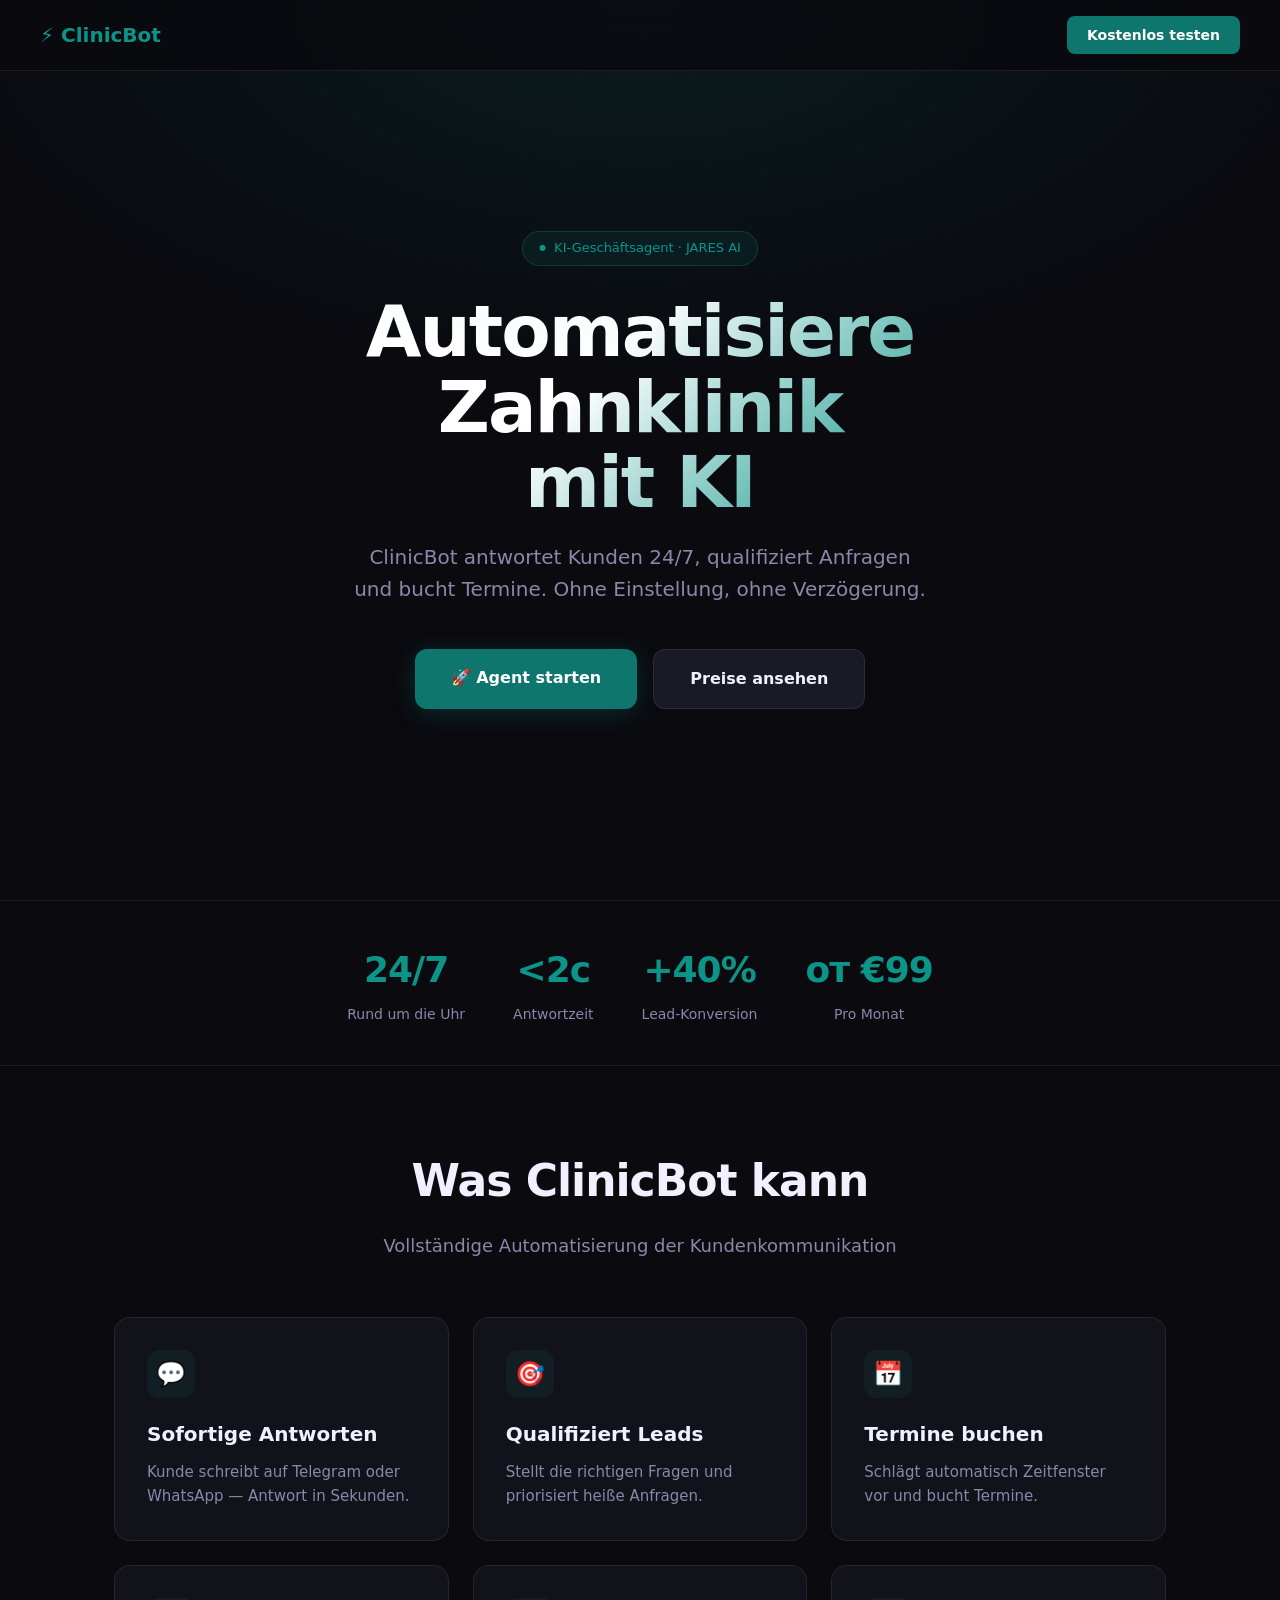
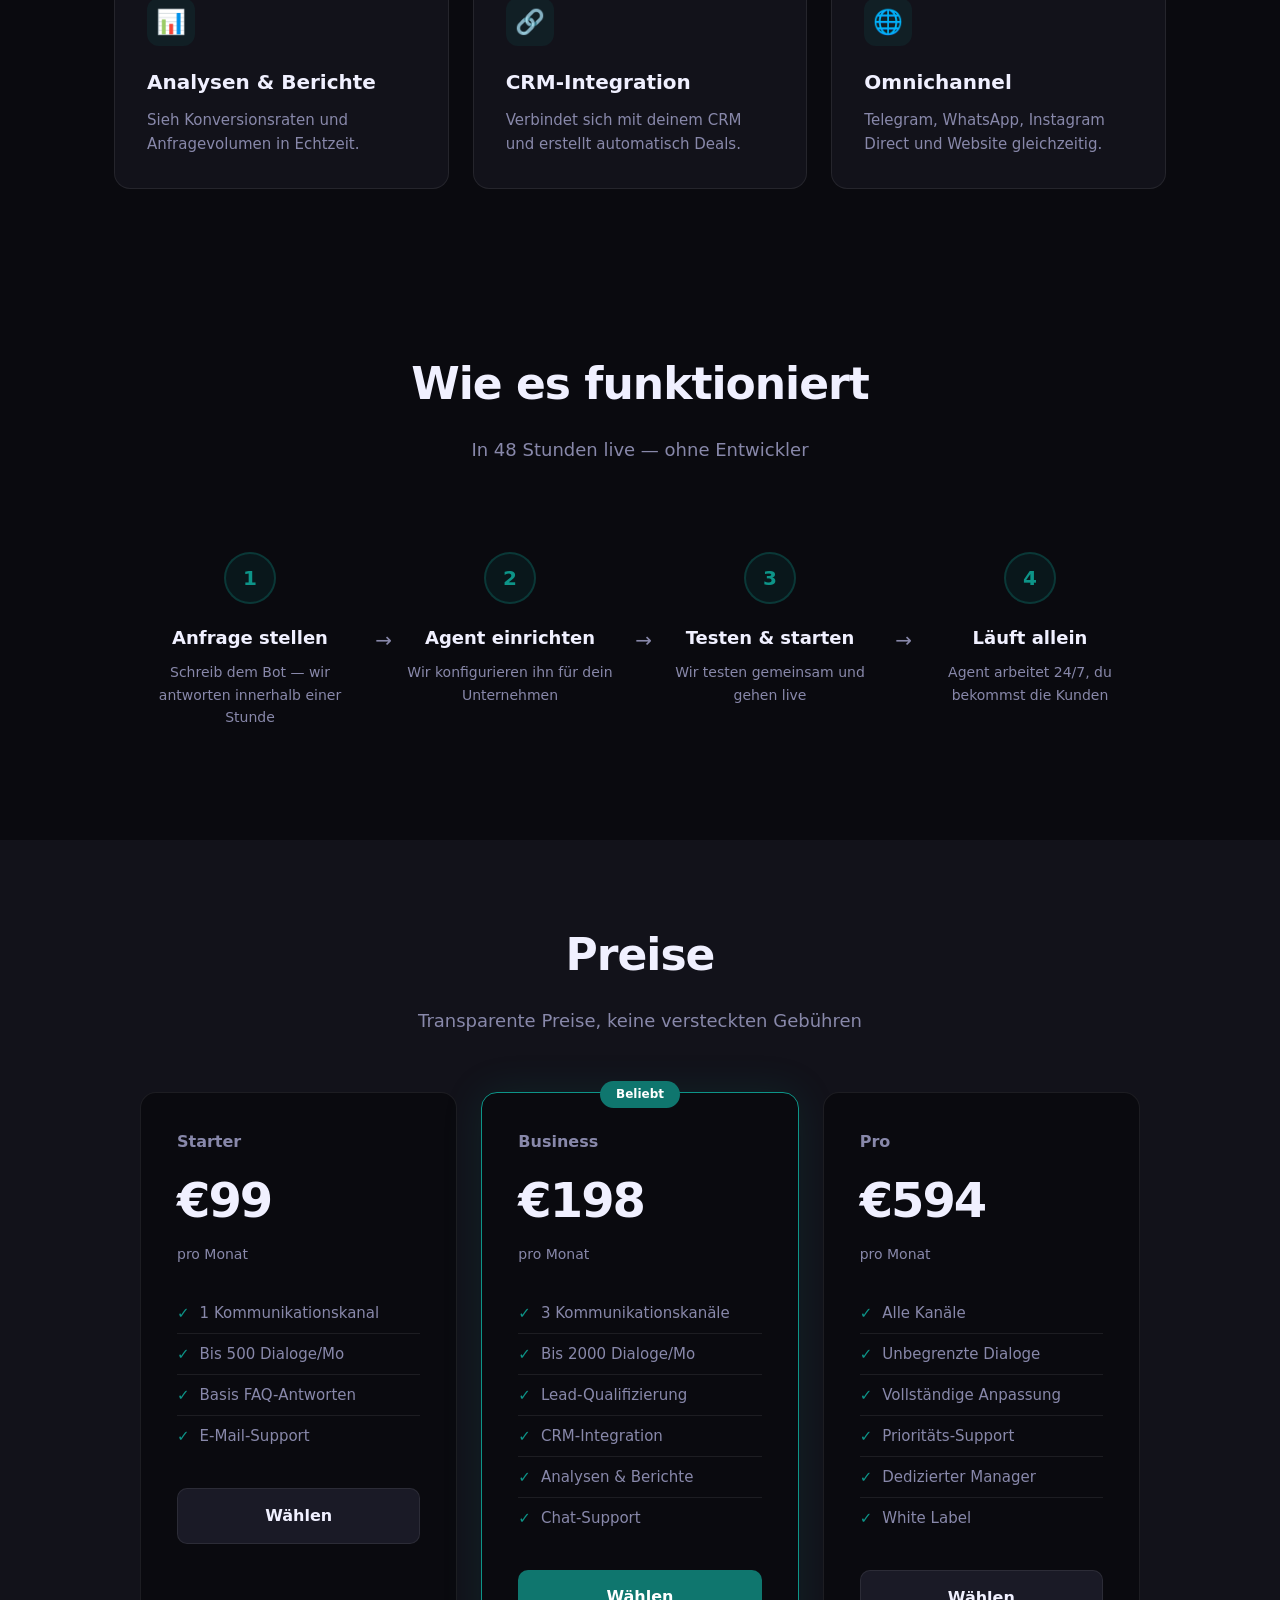
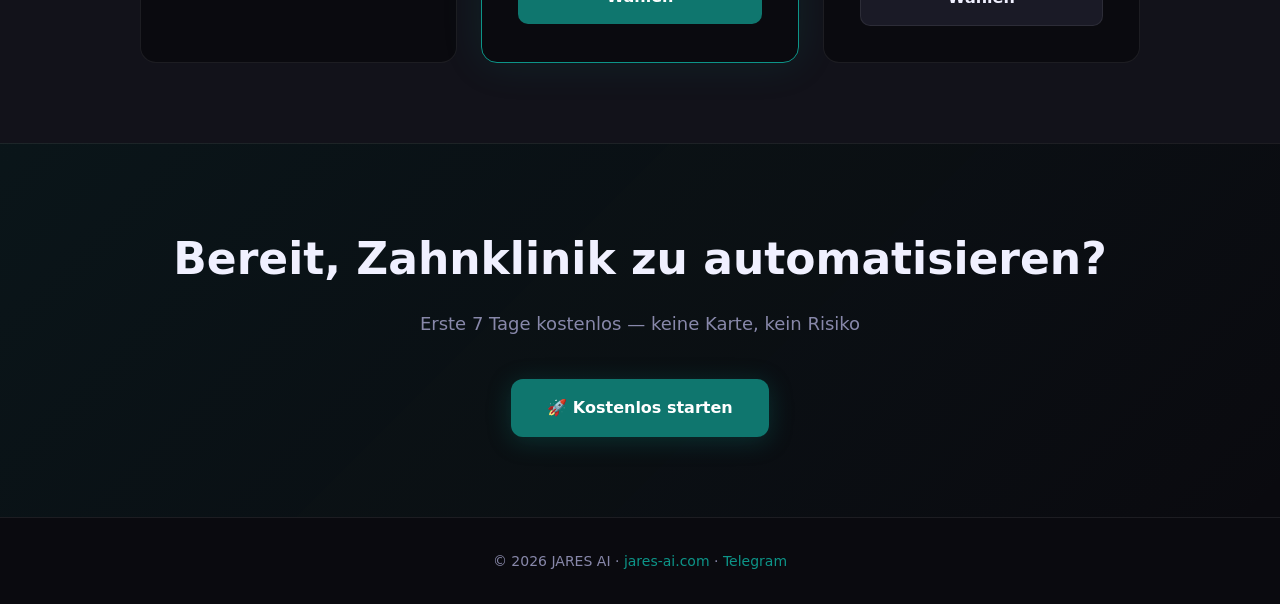
<file: clinic/index.html>
<!DOCTYPE html>
<html lang="de">
<head>
<meta charset="UTF-8">
<meta name="viewport" content="width=device-width, initial-scale=1.0">
<title>ClinicBot — ИИ-агент для Zahnklinik</title>
<style>
  :root {--accent:#0d9488;--btn:#0f766e;--hover:#115e59;--bg:#0a0a0f;--surface:#12121a;--surface2:#1a1a26;--text:#f0f0ff;--muted:#8888aa;--border:rgba(255,255,255,0.08);--radius:16px;}
  *,*::before,*::after{box-sizing:border-box;margin:0;padding:0;}
  html{scroll-behavior:smooth;}
  body{font-family:'Segoe UI',system-ui,sans-serif;background:var(--bg);color:var(--text);line-height:1.6;overflow-x:hidden;}
  nav{position:fixed;top:0;left:0;right:0;z-index:100;display:flex;align-items:center;justify-content:space-between;padding:16px 40px;background:rgba(10,10,15,0.85);backdrop-filter:blur(12px);border-bottom:1px solid var(--border);}
  .logo{font-size:20px;font-weight:700;color:var(--accent);}
  .nav-cta{padding:8px 20px;background:var(--btn);color:#fff;border-radius:8px;text-decoration:none;font-size:14px;font-weight:600;transition:background 0.2s;}
  .nav-cta:hover{background:var(--hover);}
  .hero{min-height:100vh;display:flex;flex-direction:column;align-items:center;justify-content:center;text-align:center;padding:120px 24px 80px;position:relative;overflow:hidden;}
  .hero::before{content:'';position:absolute;inset:0;background:radial-gradient(ellipse 80% 60% at 50% 0%,#0d948822 0%,transparent 70%);pointer-events:none;}
  .hero-badge{display:inline-flex;align-items:center;gap:8px;padding:6px 16px;background:#0d94881a;border:1px solid #0d948844;border-radius:100px;font-size:13px;color:var(--accent);margin-bottom:28px;font-weight:500;}
  .hero-badge::before{content:'●';font-size:8px;animation:pulse 2s infinite;}
  @keyframes pulse{0%,100%{opacity:1}50%{opacity:0.3}}
  h1{font-size:clamp(36px,7vw,72px);font-weight:800;letter-spacing:-2px;line-height:1.05;margin-bottom:20px;background:linear-gradient(135deg,#fff 40%,#0d9488);-webkit-background-clip:text;-webkit-text-fill-color:transparent;background-clip:text;}
  .hero-sub{font-size:clamp(16px,2.5vw,20px);color:var(--muted);max-width:580px;margin-bottom:44px;}
  .hero-cta-group{display:flex;gap:16px;flex-wrap:wrap;justify-content:center;}
  .btn-primary{padding:16px 36px;background:var(--btn);color:#fff;border-radius:12px;text-decoration:none;font-size:16px;font-weight:700;transition:all 0.2s;box-shadow:0 4px 24px #0d948840;}
  .btn-primary:hover{background:var(--hover);transform:translateY(-2px);}
  .btn-secondary{padding:16px 36px;background:var(--surface2);color:var(--text);border-radius:12px;text-decoration:none;font-size:16px;font-weight:600;border:1px solid var(--border);transition:all 0.2s;}
  .btn-secondary:hover{background:var(--surface);border-color:#0d948844;}
  .stats{display:flex;gap:48px;flex-wrap:wrap;justify-content:center;padding:40px 24px;border-top:1px solid var(--border);border-bottom:1px solid var(--border);}
  .stat{text-align:center;}
  .stat-num{font-size:36px;font-weight:800;color:var(--accent);letter-spacing:-1px;}
  .stat-label{font-size:14px;color:var(--muted);margin-top:4px;}
  section{padding:80px 24px;max-width:1100px;margin:0 auto;}
  .section-title{text-align:center;font-size:clamp(28px,4vw,44px);font-weight:800;letter-spacing:-1px;margin-bottom:16px;}
  .section-sub{text-align:center;color:var(--muted);margin-bottom:56px;font-size:18px;}
  .features-grid{display:grid;grid-template-columns:repeat(auto-fit,minmax(300px,1fr));gap:24px;}
  .feature-card{background:var(--surface);border:1px solid var(--border);border-radius:var(--radius);padding:32px;transition:all 0.3s;}
  .feature-card:hover{border-color:#0d948844;transform:translateY(-4px);}
  .feature-icon{width:48px;height:48px;background:#0d94881a;border-radius:12px;display:flex;align-items:center;justify-content:center;font-size:24px;margin-bottom:20px;}
  .feature-card h3{font-size:20px;font-weight:700;margin-bottom:10px;}
  .feature-card p{color:var(--muted);font-size:15px;line-height:1.6;}
  .pricing-section{background:var(--surface);padding:80px 24px;}
  .pricing-inner{max-width:1000px;margin:0 auto;}
  .pricing-grid{display:grid;grid-template-columns:repeat(auto-fit,minmax(280px,1fr));gap:24px;margin-top:56px;}
  .plan{background:var(--bg);border:1px solid var(--border);border-radius:var(--radius);padding:36px;position:relative;transition:all 0.3s;}
  .plan.popular{border-color:var(--accent);box-shadow:0 0 40px #0d948820;}
  .plan-badge{position:absolute;top:-12px;left:50%;transform:translateX(-50%);background:var(--btn);color:#fff;padding:4px 16px;border-radius:100px;font-size:12px;font-weight:700;white-space:nowrap;}
  .plan-name{font-size:16px;font-weight:600;color:var(--muted);margin-bottom:8px;}
  .plan-price{font-size:48px;font-weight:800;letter-spacing:-2px;color:var(--text);margin-bottom:4px;}
  .plan-period{color:var(--muted);font-size:14px;margin-bottom:28px;}
  .plan-features{list-style:none;margin-bottom:32px;}
  .plan-features li{padding:8px 0;border-bottom:1px solid var(--border);font-size:15px;color:var(--muted);display:flex;align-items:center;gap:10px;}
  .plan-features li::before{content:'✓';color:var(--accent);font-weight:700;flex-shrink:0;}
  .plan-features li:last-child{border-bottom:none;}
  .plan-btn{display:block;text-align:center;padding:14px;border-radius:10px;text-decoration:none;font-weight:700;font-size:16px;transition:all 0.2s;}
  .plan.popular .plan-btn{background:var(--btn);color:#fff;}
  .plan.popular .plan-btn:hover{background:var(--hover);}
  .plan:not(.popular) .plan-btn{background:var(--surface2);color:var(--text);border:1px solid var(--border);}
  .plan:not(.popular) .plan-btn:hover{border-color:#0d948844;}
  .steps{display:flex;flex-wrap:wrap;justify-content:center;}
  .step{flex:1;min-width:200px;max-width:260px;text-align:center;padding:32px 24px;position:relative;}
  .step::after{content:'→';position:absolute;right:-12px;top:50%;transform:translateY(-50%);color:var(--muted);font-size:20px;}
  .step:last-child::after{display:none;}
  .step-num{width:52px;height:52px;background:#0d94881a;border:2px solid #0d948844;border-radius:50%;display:flex;align-items:center;justify-content:center;font-size:20px;font-weight:800;color:var(--accent);margin:0 auto 20px;}
  .step h3{font-size:18px;font-weight:700;margin-bottom:8px;}
  .step p{color:var(--muted);font-size:14px;}
  .cta-banner{text-align:center;padding:80px 24px;background:linear-gradient(135deg,#0d948815,transparent);border-top:1px solid var(--border);}
  .cta-banner h2{font-size:clamp(28px,4vw,44px);font-weight:800;margin-bottom:16px;}
  .cta-banner p{color:var(--muted);font-size:18px;margin-bottom:40px;}
  footer{text-align:center;padding:32px 24px;border-top:1px solid var(--border);color:var(--muted);font-size:14px;}
  footer a{color:var(--accent);text-decoration:none;}
  @media(max-width:600px){nav{padding:14px 20px;}.hero{padding:100px 16px 60px;}.stats{gap:24px;padding:32px 16px;}}
</style>
</head>
<body>
<nav><div class="logo">⚡ ClinicBot</div><a href="https://t.me/JaresAgentsBot" class="nav-cta">Kostenlos testen</a></nav>
<div class="hero">
  <div class="hero-badge">KI-Geschäftsagent · JARES AI</div>
  <h1>Automatisiere<br>Zahnklinik<br>mit KI</h1>
  <p class="hero-sub">ClinicBot antwortet Kunden 24/7, qualifiziert Anfragen und bucht Termine. Ohne Einstellung, ohne Verzögerung.</p>
  <div class="hero-cta-group">
    <a href="https://t.me/JaresAgentsBot" class="btn-primary">🚀 Agent starten</a>
    <a href="#pricing" class="btn-secondary">Preise ansehen</a>
  </div>
</div>
<div class="stats">
  <div class="stat"><div class="stat-num">24/7</div><div class="stat-label">Rund um die Uhr</div></div>
  <div class="stat"><div class="stat-num">&lt;2с</div><div class="stat-label">Antwortzeit</div></div>
  <div class="stat"><div class="stat-num">+40%</div><div class="stat-label">Lead-Konversion</div></div>
  <div class="stat"><div class="stat-num">от €99</div><div class="stat-label">Pro Monat</div></div>
</div>
<section id="features">
  <h2 class="section-title">Was ClinicBot kann</h2>
  <p class="section-sub">Vollständige Automatisierung der Kundenkommunikation</p>
  <div class="features-grid">
    <div class="feature-card"><div class="feature-icon">💬</div><h3>Sofortige Antworten</h3><p>Kunde schreibt auf Telegram oder WhatsApp — Antwort in Sekunden.</p></div>
    <div class="feature-card"><div class="feature-icon">🎯</div><h3>Qualifiziert Leads</h3><p>Stellt die richtigen Fragen und priorisiert heiße Anfragen.</p></div>
    <div class="feature-card"><div class="feature-icon">📅</div><h3>Termine buchen</h3><p>Schlägt automatisch Zeitfenster vor und bucht Termine.</p></div>
    <div class="feature-card"><div class="feature-icon">📊</div><h3>Analysen & Berichte</h3><p>Sieh Konversionsraten und Anfragevolumen in Echtzeit.</p></div>
    <div class="feature-card"><div class="feature-icon">🔗</div><h3>CRM-Integration</h3><p>Verbindet sich mit deinem CRM und erstellt automatisch Deals.</p></div>
    <div class="feature-card"><div class="feature-icon">🌐</div><h3>Omnichannel</h3><p>Telegram, WhatsApp, Instagram Direct und Website gleichzeitig.</p></div>
  </div>
</section>
<section id="how">
  <h2 class="section-title">Wie es funktioniert</h2>
  <p class="section-sub">In 48 Stunden live — ohne Entwickler</p>
  <div class="steps">
    <div class="step"><div class="step-num">1</div><h3>Anfrage stellen</h3><p>Schreib dem Bot — wir antworten innerhalb einer Stunde</p></div>
    <div class="step"><div class="step-num">2</div><h3>Agent einrichten</h3><p>Wir konfigurieren ihn für dein Unternehmen</p></div>
    <div class="step"><div class="step-num">3</div><h3>Testen & starten</h3><p>Wir testen gemeinsam und gehen live</p></div>
    <div class="step"><div class="step-num">4</div><h3>Läuft allein</h3><p>Agent arbeitet 24/7, du bekommst die Kunden</p></div>
  </div>
</section>
<div class="pricing-section" id="pricing">
  <div class="pricing-inner">
    <h2 class="section-title">Preise</h2>
    <p class="section-sub">Transparente Preise, keine versteckten Gebühren</p>
    <div class="pricing-grid">
      <div class="plan">
        <div class="plan-name">Starter</div><div class="plan-price">€99</div><div class="plan-period">pro Monat</div>
        <ul class="plan-features"><li>1 Kommunikationskanal</li><li>Bis 500 Dialoge/Mo</li><li>Basis FAQ-Antworten</li><li>E-Mail-Support</li></ul>
        <a href="https://t.me/JaresAgentsBot" class="plan-btn">Wählen</a>
      </div>
      <div class="plan popular">
        <div class="plan-badge">Beliebt</div>
        <div class="plan-name">Business</div><div class="plan-price">€198</div><div class="plan-period">pro Monat</div>
        <ul class="plan-features"><li>3 Kommunikationskanäle</li><li>Bis 2000 Dialoge/Mo</li><li>Lead-Qualifizierung</li><li>CRM-Integration</li><li>Analysen & Berichte</li><li>Chat-Support</li></ul>
        <a href="https://t.me/JaresAgentsBot" class="plan-btn">Wählen</a>
      </div>
      <div class="plan">
        <div class="plan-name">Pro</div><div class="plan-price">€594</div><div class="plan-period">pro Monat</div>
        <ul class="plan-features"><li>Alle Kanäle</li><li>Unbegrenzte Dialoge</li><li>Vollständige Anpassung</li><li>Prioritäts-Support</li><li>Dedizierter Manager</li><li>White Label</li></ul>
        <a href="https://t.me/JaresAgentsBot" class="plan-btn">Wählen</a>
      </div>
    </div>
  </div>
</div>
<div class="cta-banner">
  <h2>Bereit, Zahnklinik zu automatisieren?</h2>
  <p>Erste 7 Tage kostenlos — keine Karte, kein Risiko</p>
  <a href="https://t.me/JaresAgentsBot" class="btn-primary" style="display:inline-block">🚀 Kostenlos starten</a>
</div>
<footer><p>© 2026 JARES AI · <a href="https://jares-ai.com">jares-ai.com</a> · <a href="https://t.me/JaresAgentsBot">Telegram</a></p></footer>
</body>
</html>
</file>
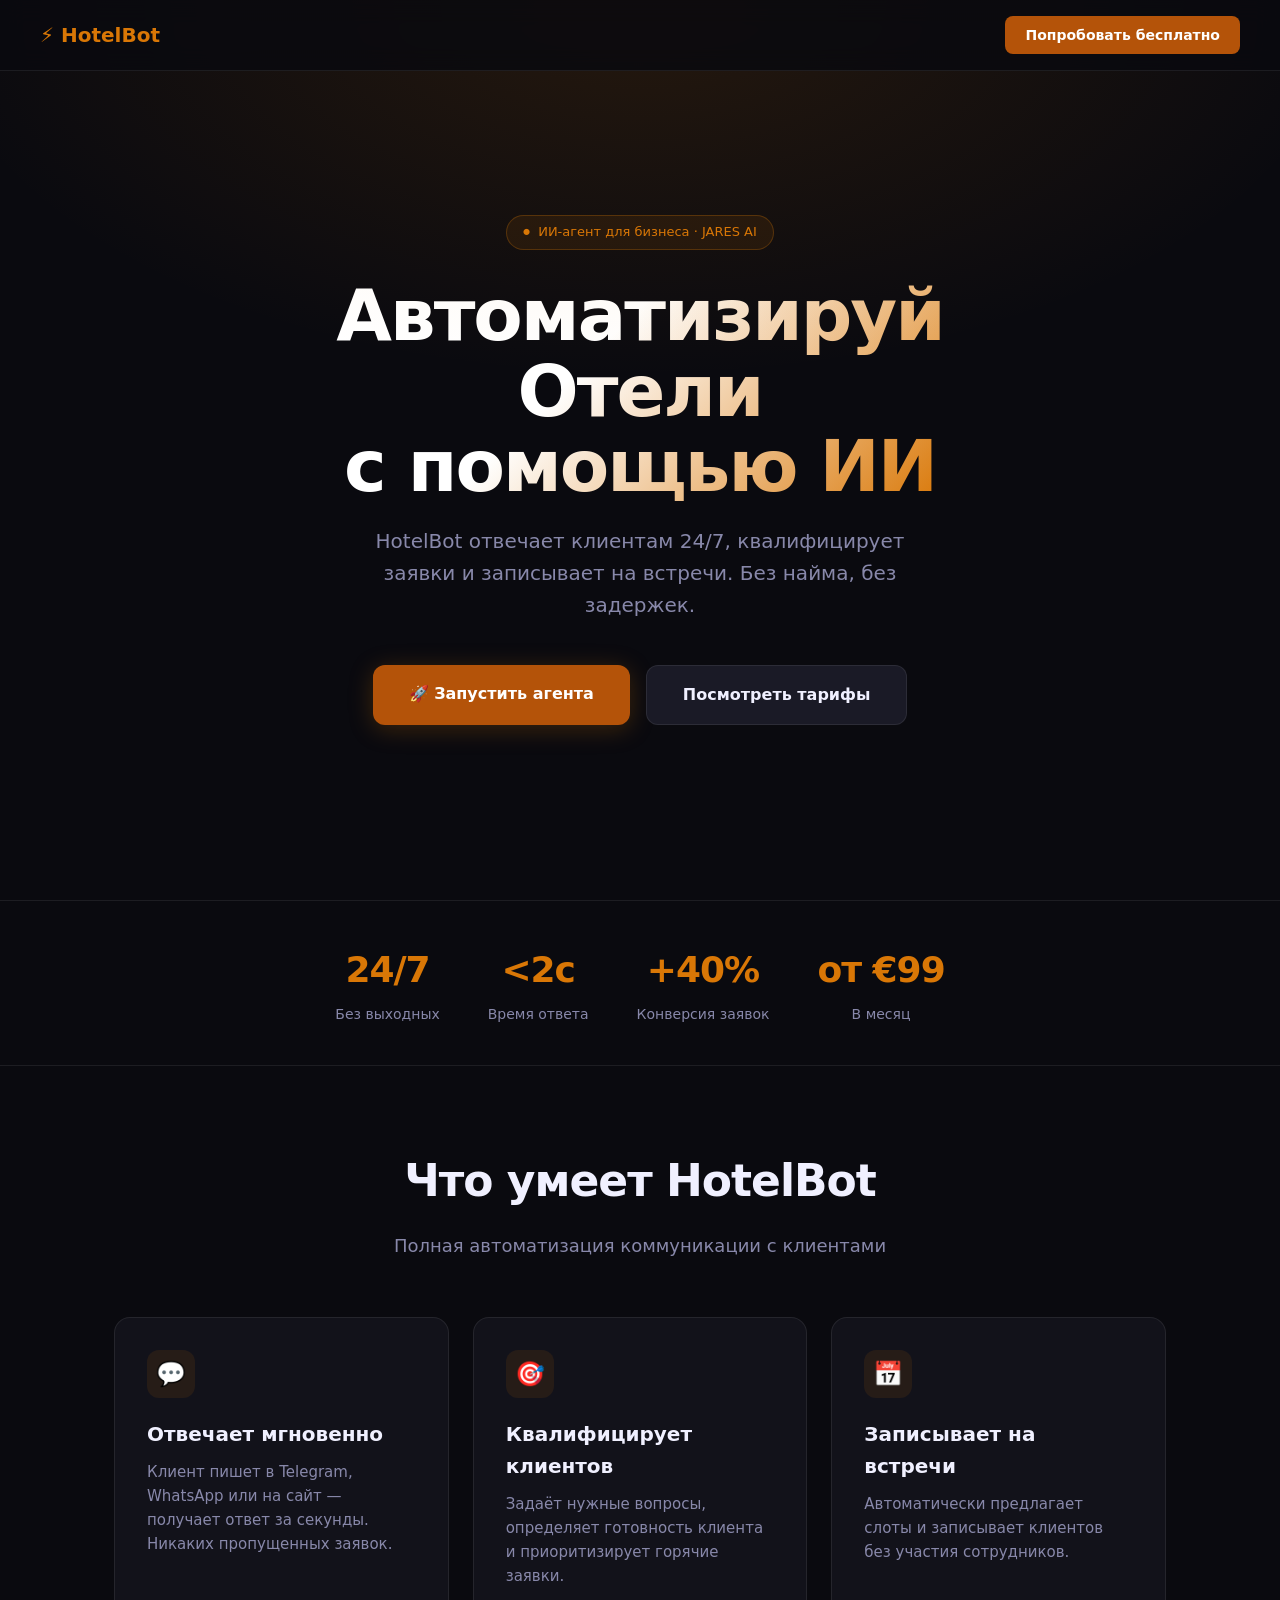
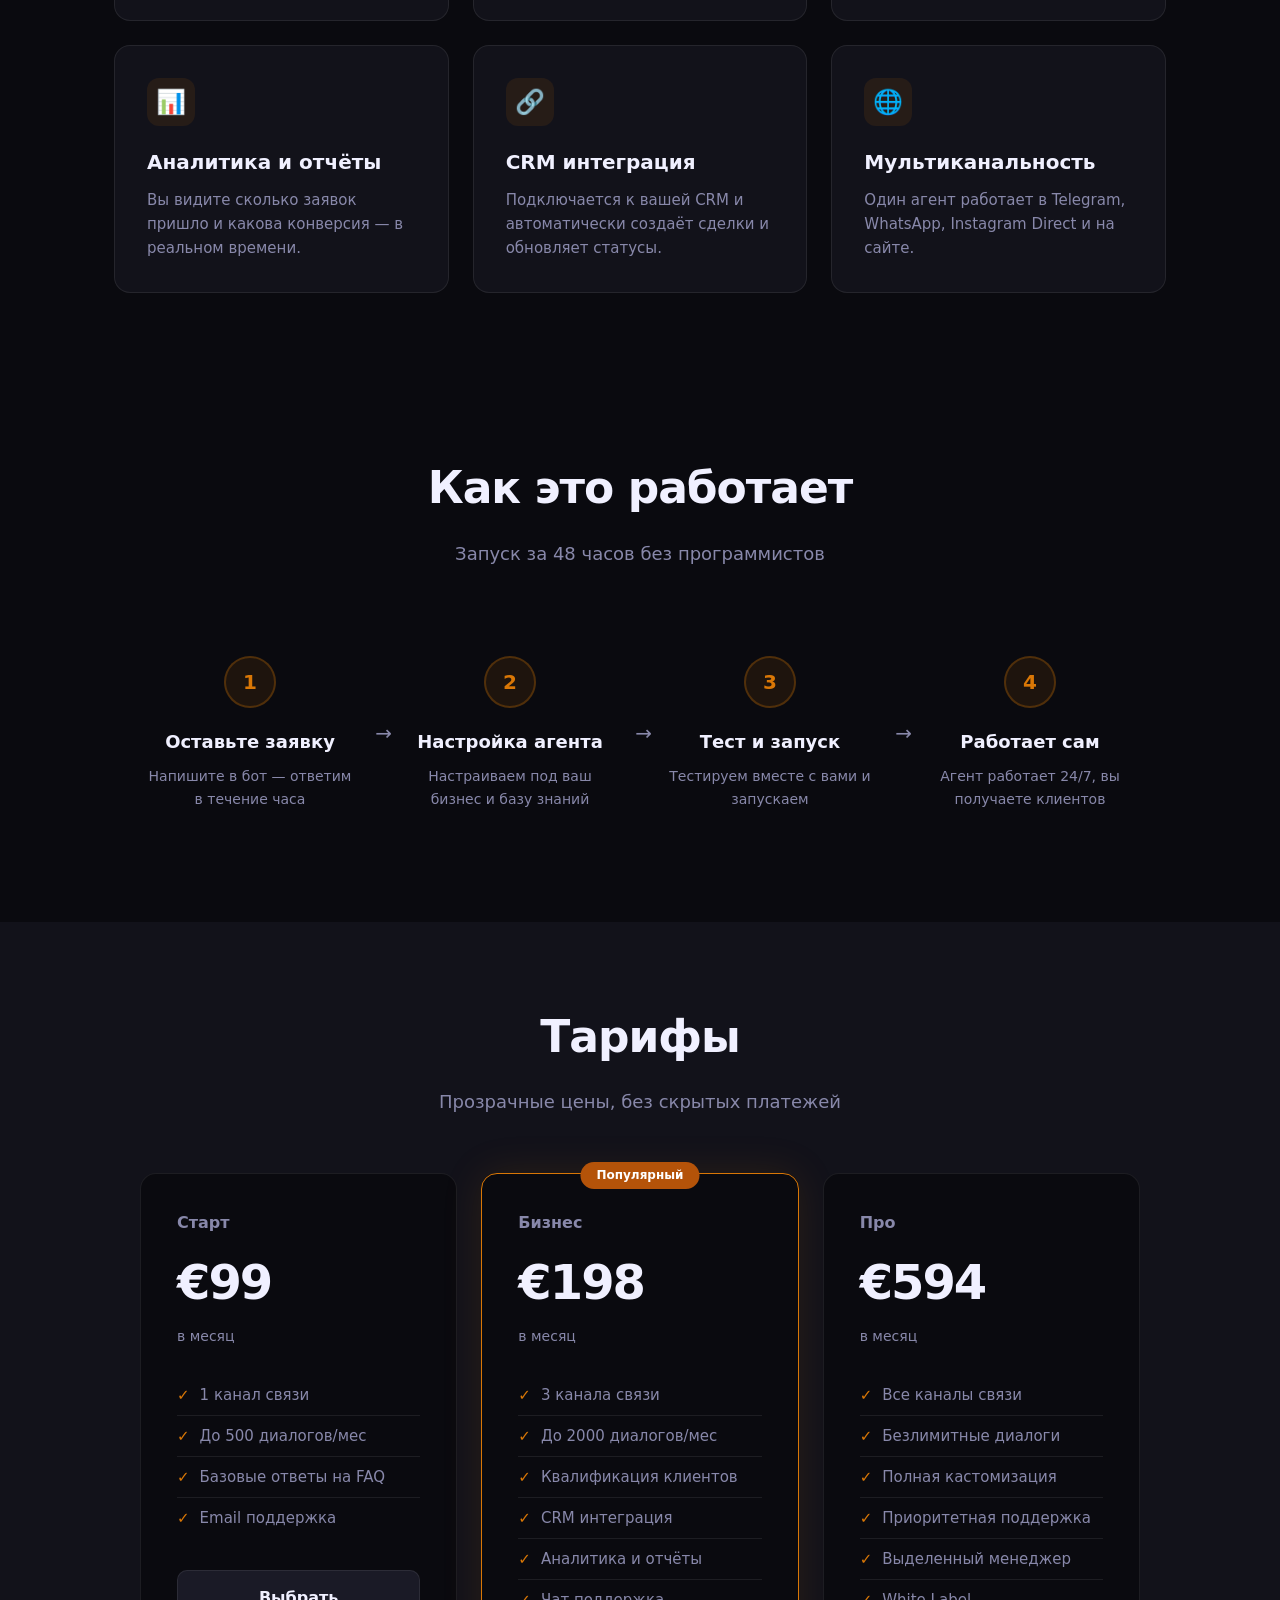
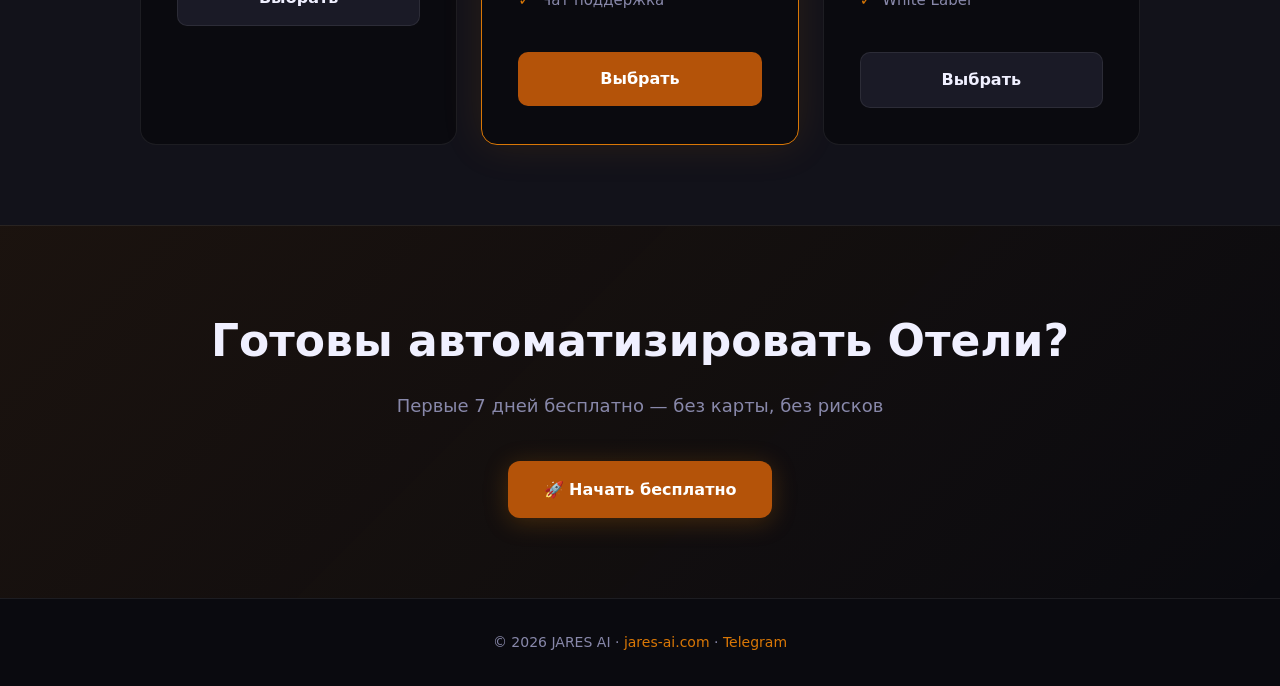
<file: hotel/index.html>
<!DOCTYPE html>
<html lang="ru">
<head>
<meta charset="UTF-8">
<meta name="viewport" content="width=device-width, initial-scale=1.0">
<title>HotelBot — ИИ-агент для Отели</title>
<style>
  :root {--accent:#d97706;--btn:#b45309;--hover:#92400e;--bg:#0a0a0f;--surface:#12121a;--surface2:#1a1a26;--text:#f0f0ff;--muted:#8888aa;--border:rgba(255,255,255,0.08);--radius:16px;}
  *,*::before,*::after{box-sizing:border-box;margin:0;padding:0;}
  html{scroll-behavior:smooth;}
  body{font-family:'Segoe UI',system-ui,sans-serif;background:var(--bg);color:var(--text);line-height:1.6;overflow-x:hidden;}
  nav{position:fixed;top:0;left:0;right:0;z-index:100;display:flex;align-items:center;justify-content:space-between;padding:16px 40px;background:rgba(10,10,15,0.85);backdrop-filter:blur(12px);border-bottom:1px solid var(--border);}
  .logo{font-size:20px;font-weight:700;color:var(--accent);}
  .nav-cta{padding:8px 20px;background:var(--btn);color:#fff;border-radius:8px;text-decoration:none;font-size:14px;font-weight:600;transition:background 0.2s;}
  .nav-cta:hover{background:var(--hover);}
  .hero{min-height:100vh;display:flex;flex-direction:column;align-items:center;justify-content:center;text-align:center;padding:120px 24px 80px;position:relative;overflow:hidden;}
  .hero::before{content:'';position:absolute;inset:0;background:radial-gradient(ellipse 80% 60% at 50% 0%,#d9770622 0%,transparent 70%);pointer-events:none;}
  .hero-badge{display:inline-flex;align-items:center;gap:8px;padding:6px 16px;background:#d977061a;border:1px solid #d9770644;border-radius:100px;font-size:13px;color:var(--accent);margin-bottom:28px;font-weight:500;}
  .hero-badge::before{content:'●';font-size:8px;animation:pulse 2s infinite;}
  @keyframes pulse{0%,100%{opacity:1}50%{opacity:0.3}}
  h1{font-size:clamp(36px,7vw,72px);font-weight:800;letter-spacing:-2px;line-height:1.05;margin-bottom:20px;background:linear-gradient(135deg,#fff 40%,#d97706);-webkit-background-clip:text;-webkit-text-fill-color:transparent;background-clip:text;}
  .hero-sub{font-size:clamp(16px,2.5vw,20px);color:var(--muted);max-width:580px;margin-bottom:44px;}
  .hero-cta-group{display:flex;gap:16px;flex-wrap:wrap;justify-content:center;}
  .btn-primary{padding:16px 36px;background:var(--btn);color:#fff;border-radius:12px;text-decoration:none;font-size:16px;font-weight:700;transition:all 0.2s;box-shadow:0 4px 24px #d9770640;}
  .btn-primary:hover{background:var(--hover);transform:translateY(-2px);}
  .btn-secondary{padding:16px 36px;background:var(--surface2);color:var(--text);border-radius:12px;text-decoration:none;font-size:16px;font-weight:600;border:1px solid var(--border);transition:all 0.2s;}
  .btn-secondary:hover{background:var(--surface);border-color:#d9770644;}
  .stats{display:flex;gap:48px;flex-wrap:wrap;justify-content:center;padding:40px 24px;border-top:1px solid var(--border);border-bottom:1px solid var(--border);}
  .stat{text-align:center;}
  .stat-num{font-size:36px;font-weight:800;color:var(--accent);letter-spacing:-1px;}
  .stat-label{font-size:14px;color:var(--muted);margin-top:4px;}
  section{padding:80px 24px;max-width:1100px;margin:0 auto;}
  .section-title{text-align:center;font-size:clamp(28px,4vw,44px);font-weight:800;letter-spacing:-1px;margin-bottom:16px;}
  .section-sub{text-align:center;color:var(--muted);margin-bottom:56px;font-size:18px;}
  .features-grid{display:grid;grid-template-columns:repeat(auto-fit,minmax(300px,1fr));gap:24px;}
  .feature-card{background:var(--surface);border:1px solid var(--border);border-radius:var(--radius);padding:32px;transition:all 0.3s;}
  .feature-card:hover{border-color:#d9770644;transform:translateY(-4px);}
  .feature-icon{width:48px;height:48px;background:#d977061a;border-radius:12px;display:flex;align-items:center;justify-content:center;font-size:24px;margin-bottom:20px;}
  .feature-card h3{font-size:20px;font-weight:700;margin-bottom:10px;}
  .feature-card p{color:var(--muted);font-size:15px;line-height:1.6;}
  .pricing-section{background:var(--surface);padding:80px 24px;}
  .pricing-inner{max-width:1000px;margin:0 auto;}
  .pricing-grid{display:grid;grid-template-columns:repeat(auto-fit,minmax(280px,1fr));gap:24px;margin-top:56px;}
  .plan{background:var(--bg);border:1px solid var(--border);border-radius:var(--radius);padding:36px;position:relative;transition:all 0.3s;}
  .plan.popular{border-color:var(--accent);box-shadow:0 0 40px #d9770620;}
  .plan-badge{position:absolute;top:-12px;left:50%;transform:translateX(-50%);background:var(--btn);color:#fff;padding:4px 16px;border-radius:100px;font-size:12px;font-weight:700;white-space:nowrap;}
  .plan-name{font-size:16px;font-weight:600;color:var(--muted);margin-bottom:8px;}
  .plan-price{font-size:48px;font-weight:800;letter-spacing:-2px;color:var(--text);margin-bottom:4px;}
  .plan-period{color:var(--muted);font-size:14px;margin-bottom:28px;}
  .plan-features{list-style:none;margin-bottom:32px;}
  .plan-features li{padding:8px 0;border-bottom:1px solid var(--border);font-size:15px;color:var(--muted);display:flex;align-items:center;gap:10px;}
  .plan-features li::before{content:'✓';color:var(--accent);font-weight:700;flex-shrink:0;}
  .plan-features li:last-child{border-bottom:none;}
  .plan-btn{display:block;text-align:center;padding:14px;border-radius:10px;text-decoration:none;font-weight:700;font-size:16px;transition:all 0.2s;}
  .plan.popular .plan-btn{background:var(--btn);color:#fff;}
  .plan.popular .plan-btn:hover{background:var(--hover);}
  .plan:not(.popular) .plan-btn{background:var(--surface2);color:var(--text);border:1px solid var(--border);}
  .plan:not(.popular) .plan-btn:hover{border-color:#d9770644;}
  .steps{display:flex;flex-wrap:wrap;justify-content:center;}
  .step{flex:1;min-width:200px;max-width:260px;text-align:center;padding:32px 24px;position:relative;}
  .step::after{content:'→';position:absolute;right:-12px;top:50%;transform:translateY(-50%);color:var(--muted);font-size:20px;}
  .step:last-child::after{display:none;}
  .step-num{width:52px;height:52px;background:#d977061a;border:2px solid #d9770644;border-radius:50%;display:flex;align-items:center;justify-content:center;font-size:20px;font-weight:800;color:var(--accent);margin:0 auto 20px;}
  .step h3{font-size:18px;font-weight:700;margin-bottom:8px;}
  .step p{color:var(--muted);font-size:14px;}
  .cta-banner{text-align:center;padding:80px 24px;background:linear-gradient(135deg,#d9770615,transparent);border-top:1px solid var(--border);}
  .cta-banner h2{font-size:clamp(28px,4vw,44px);font-weight:800;margin-bottom:16px;}
  .cta-banner p{color:var(--muted);font-size:18px;margin-bottom:40px;}
  footer{text-align:center;padding:32px 24px;border-top:1px solid var(--border);color:var(--muted);font-size:14px;}
  footer a{color:var(--accent);text-decoration:none;}
  @media(max-width:600px){nav{padding:14px 20px;}.hero{padding:100px 16px 60px;}.stats{gap:24px;padding:32px 16px;}}
</style>
</head>
<body>
<nav><div class="logo">⚡ HotelBot</div><a href="https://t.me/JaresAgentsBot" class="nav-cta">Попробовать бесплатно</a></nav>
<div class="hero">
  <div class="hero-badge">ИИ-агент для бизнеса · JARES AI</div>
  <h1>Автоматизируй<br>Отели<br>с помощью ИИ</h1>
  <p class="hero-sub">HotelBot отвечает клиентам 24/7, квалифицирует заявки и записывает на встречи. Без найма, без задержек.</p>
  <div class="hero-cta-group">
    <a href="https://t.me/JaresAgentsBot" class="btn-primary">🚀 Запустить агента</a>
    <a href="#pricing" class="btn-secondary">Посмотреть тарифы</a>
  </div>
</div>
<div class="stats">
  <div class="stat"><div class="stat-num">24/7</div><div class="stat-label">Без выходных</div></div>
  <div class="stat"><div class="stat-num">&lt;2с</div><div class="stat-label">Время ответа</div></div>
  <div class="stat"><div class="stat-num">+40%</div><div class="stat-label">Конверсия заявок</div></div>
  <div class="stat"><div class="stat-num">от €99</div><div class="stat-label">В месяц</div></div>
</div>
<section id="features">
  <h2 class="section-title">Что умеет HotelBot</h2>
  <p class="section-sub">Полная автоматизация коммуникации с клиентами</p>
  <div class="features-grid">
    <div class="feature-card"><div class="feature-icon">💬</div><h3>Отвечает мгновенно</h3><p>Клиент пишет в Telegram, WhatsApp или на сайт — получает ответ за секунды. Никаких пропущенных заявок.</p></div>
    <div class="feature-card"><div class="feature-icon">🎯</div><h3>Квалифицирует клиентов</h3><p>Задаёт нужные вопросы, определяет готовность клиента и приоритизирует горячие заявки.</p></div>
    <div class="feature-card"><div class="feature-icon">📅</div><h3>Записывает на встречи</h3><p>Автоматически предлагает слоты и записывает клиентов без участия сотрудников.</p></div>
    <div class="feature-card"><div class="feature-icon">📊</div><h3>Аналитика и отчёты</h3><p>Вы видите сколько заявок пришло и какова конверсия — в реальном времени.</p></div>
    <div class="feature-card"><div class="feature-icon">🔗</div><h3>CRM интеграция</h3><p>Подключается к вашей CRM и автоматически создаёт сделки и обновляет статусы.</p></div>
    <div class="feature-card"><div class="feature-icon">🌐</div><h3>Мультиканальность</h3><p>Один агент работает в Telegram, WhatsApp, Instagram Direct и на сайте.</p></div>
  </div>
</section>
<section id="how">
  <h2 class="section-title">Как это работает</h2>
  <p class="section-sub">Запуск за 48 часов без программистов</p>
  <div class="steps">
    <div class="step"><div class="step-num">1</div><h3>Оставьте заявку</h3><p>Напишите в бот — ответим в течение часа</p></div>
    <div class="step"><div class="step-num">2</div><h3>Настройка агента</h3><p>Настраиваем под ваш бизнес и базу знаний</p></div>
    <div class="step"><div class="step-num">3</div><h3>Тест и запуск</h3><p>Тестируем вместе с вами и запускаем</p></div>
    <div class="step"><div class="step-num">4</div><h3>Работает сам</h3><p>Агент работает 24/7, вы получаете клиентов</p></div>
  </div>
</section>
<div class="pricing-section" id="pricing">
  <div class="pricing-inner">
    <h2 class="section-title">Тарифы</h2>
    <p class="section-sub">Прозрачные цены, без скрытых платежей</p>
    <div class="pricing-grid">
      <div class="plan">
        <div class="plan-name">Старт</div><div class="plan-price">€99</div><div class="plan-period">в месяц</div>
        <ul class="plan-features"><li>1 канал связи</li><li>До 500 диалогов/мес</li><li>Базовые ответы на FAQ</li><li>Email поддержка</li></ul>
        <a href="https://t.me/JaresAgentsBot" class="plan-btn">Выбрать</a>
      </div>
      <div class="plan popular">
        <div class="plan-badge">Популярный</div>
        <div class="plan-name">Бизнес</div><div class="plan-price">€198</div><div class="plan-period">в месяц</div>
        <ul class="plan-features"><li>3 канала связи</li><li>До 2000 диалогов/мес</li><li>Квалификация клиентов</li><li>CRM интеграция</li><li>Аналитика и отчёты</li><li>Чат поддержка</li></ul>
        <a href="https://t.me/JaresAgentsBot" class="plan-btn">Выбрать</a>
      </div>
      <div class="plan">
        <div class="plan-name">Про</div><div class="plan-price">€594</div><div class="plan-period">в месяц</div>
        <ul class="plan-features"><li>Все каналы связи</li><li>Безлимитные диалоги</li><li>Полная кастомизация</li><li>Приоритетная поддержка</li><li>Выделенный менеджер</li><li>White Label</li></ul>
        <a href="https://t.me/JaresAgentsBot" class="plan-btn">Выбрать</a>
      </div>
    </div>
  </div>
</div>
<div class="cta-banner">
  <h2>Готовы автоматизировать Отели?</h2>
  <p>Первые 7 дней бесплатно — без карты, без рисков</p>
  <a href="https://t.me/JaresAgentsBot" class="btn-primary" style="display:inline-block">🚀 Начать бесплатно</a>
</div>
<footer><p>© 2026 JARES AI · <a href="https://jares-ai.com">jares-ai.com</a> · <a href="https://t.me/JaresAgentsBot">Telegram</a></p></footer>
</body>
</html>
</file>
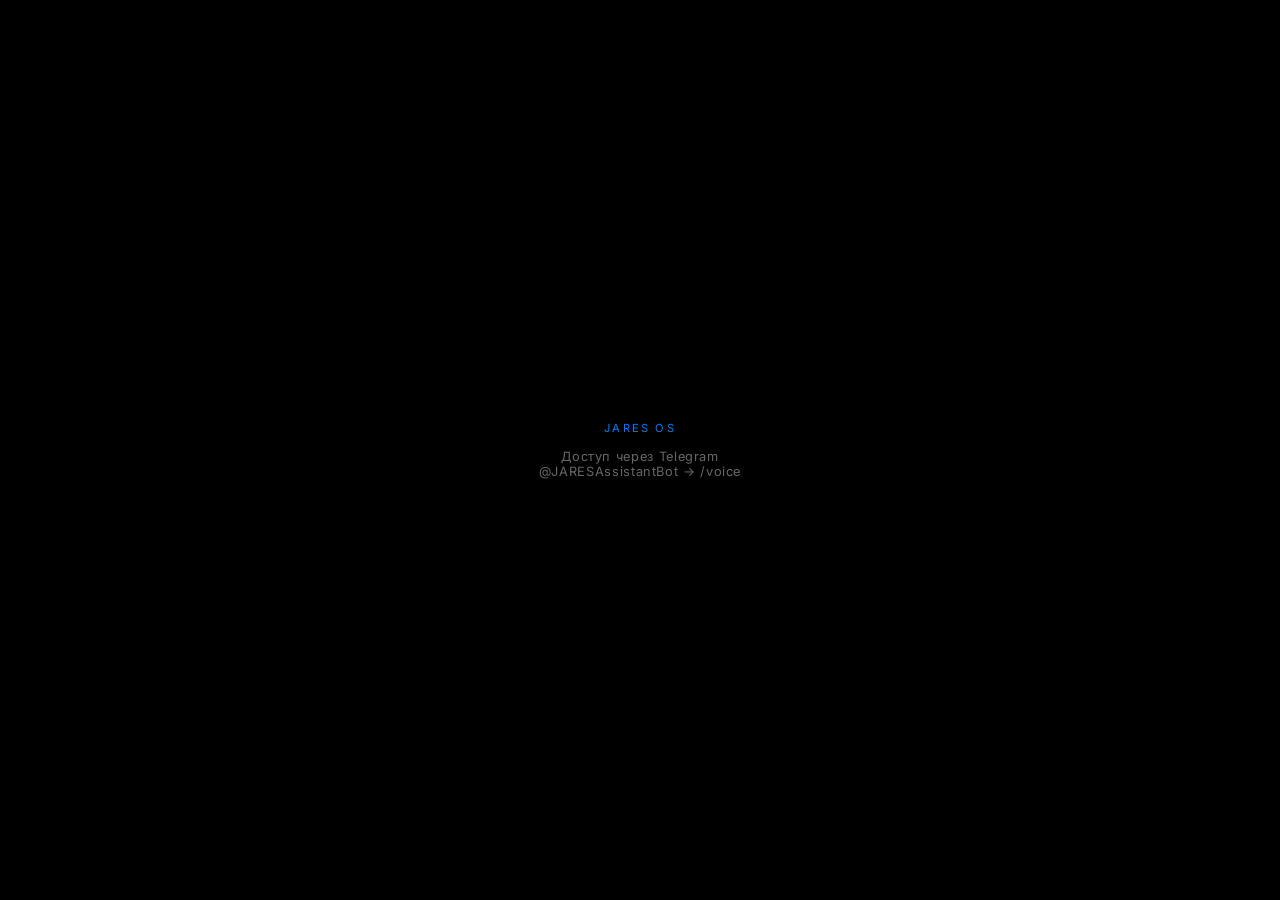
<file: jarvis/index.html>
<!DOCTYPE html>
<html lang="ru">
<head>
  <meta charset="UTF-8"/>
  <meta name="viewport" content="width=device-width, initial-scale=1.0, maximum-scale=1.0, user-scalable=no"/>
  <title>JARVIS</title>
  <!-- Block search engines -->
  <meta name="robots" content="noindex, nofollow, noarchive"/>
  <meta name="googlebot" content="noindex, nofollow"/>
  <!-- This page is deprecated. Access JARVIS via Telegram bot /voice command. -->

  <!-- PWA -->
  <link rel="manifest" href="/jarvis/manifest.json"/>
  <meta name="mobile-web-app-capable" content="yes"/>
  <meta name="apple-mobile-web-app-capable" content="yes"/>
  <meta name="apple-mobile-web-app-status-bar-style" content="black-translucent"/>
  <meta name="apple-mobile-web-app-title" content="JARVIS"/>
  <meta name="theme-color" content="#000000"/>
  <link rel="apple-touch-icon" href="/jarvis/icon-192.png"/>
  <link rel="icon" type="image/png" sizes="192x192" href="/jarvis/icon-192.png"/>

  <link rel="preconnect" href="https://fonts.googleapis.com"/>
  <link href="https://fonts.googleapis.com/css2?family=Inter:wght@300;400;500;600&display=swap" rel="stylesheet"/>
  <style>
    *, *::before, *::after { box-sizing: border-box; margin: 0; padding: 0; }

    :root {
      --blue: #007AFF;
      --blue-dim: rgba(0,122,255,0.15);
      --bg: #000;
      --surface: #111;
      --border: rgba(255,255,255,0.08);
      --text: #fff;
      --text-dim: rgba(255,255,255,0.4);
    }

    html, body {
      height: 100%;
      background: var(--bg);
      color: var(--text);
      font-family: 'Inter', -apple-system, sans-serif;
      -webkit-tap-highlight-color: transparent;
      overflow: hidden;
    }

    /* ─── PIN SCREEN ─── */
    #pin-screen {
      position: fixed; inset: 0;
      display: flex; flex-direction: column;
      align-items: center; justify-content: center;
      gap: 0;
      z-index: 100;
      background: var(--bg);
      transition: opacity 0.4s ease;
    }
    #pin-screen.hidden {
      opacity: 0;
      pointer-events: none;
    }

    .pin-logo {
      font-size: 0.7rem;
      font-weight: 600;
      letter-spacing: 0.25em;
      color: var(--blue);
      text-transform: uppercase;
      margin-bottom: 40px;
    }

    .pin-title {
      font-size: 1.05rem;
      font-weight: 400;
      color: var(--text-dim);
      margin-bottom: 28px;
    }

    /* dots */
    .pin-dots {
      display: flex; gap: 16px;
      margin-bottom: 48px;
    }
    .pin-dot {
      width: 12px; height: 12px;
      border-radius: 50%;
      border: 1.5px solid rgba(255,255,255,0.3);
      background: transparent;
      transition: all 0.15s ease;
    }
    .pin-dot.filled {
      background: var(--blue);
      border-color: var(--blue);
    }
    .pin-dot.error {
      background: #FF3B30;
      border-color: #FF3B30;
    }

    /* numpad */
    .pin-pad {
      display: grid;
      grid-template-columns: repeat(3, 72px);
      grid-template-rows: repeat(4, 72px);
      gap: 12px;
    }
    .pin-btn {
      width: 72px; height: 72px;
      border-radius: 50%;
      border: none;
      background: rgba(255,255,255,0.07);
      color: var(--text);
      font-family: 'Inter', sans-serif;
      font-size: 1.4rem;
      font-weight: 400;
      cursor: pointer;
      transition: background 0.1s ease, transform 0.08s ease;
      display: flex; align-items: center; justify-content: center;
      -webkit-tap-highlight-color: transparent;
      user-select: none;
    }
    .pin-btn:active {
      background: rgba(255,255,255,0.18);
      transform: scale(0.93);
    }
    .pin-btn.action {
      background: transparent;
      font-size: 0.85rem;
      color: var(--text-dim);
    }
    .pin-btn.action:active {
      background: rgba(255,255,255,0.06);
    }
    .pin-btn.delete-btn {
      font-size: 1.2rem;
    }

    .pin-error-msg {
      margin-top: 20px;
      font-size: 0.8rem;
      color: #FF3B30;
      height: 20px;
      transition: opacity 0.2s;
      opacity: 0;
    }
    .pin-error-msg.visible { opacity: 1; }

    /* ─── MAIN SCREEN ─── */
    #main-screen {
      position: fixed; inset: 0;
      display: flex; flex-direction: column;
      align-items: center; justify-content: center;
      opacity: 0;
      pointer-events: none;
      transition: opacity 0.4s ease;
      background: var(--bg);
    }
    #main-screen.visible {
      opacity: 1;
      pointer-events: all;
    }

    .jarvis-header {
      position: absolute;
      top: env(safe-area-inset-top, 20px);
      left: 0; right: 0;
      display: flex;
      align-items: center;
      justify-content: space-between;
      padding: 20px 24px 0;
    }
    .jarvis-brand {
      font-size: 0.65rem;
      font-weight: 600;
      letter-spacing: 0.3em;
      color: var(--blue);
      text-transform: uppercase;
    }
    .jarvis-lock {
      font-size: 0.75rem;
      color: var(--text-dim);
      cursor: pointer;
      padding: 6px;
      border-radius: 6px;
      transition: color 0.2s;
    }
    .jarvis-lock:hover { color: var(--text); }

    .jarvis-center {
      display: flex;
      flex-direction: column;
      align-items: center;
      gap: 16px;
    }

    /* animated ring */
    .jarvis-ring {
      width: 120px; height: 120px;
      border-radius: 50%;
      border: 1.5px solid var(--border);
      display: flex; align-items: center; justify-content: center;
      position: relative;
      margin-bottom: 8px;
    }
    .jarvis-ring::before {
      content: '';
      position: absolute; inset: -6px;
      border-radius: 50%;
      border: 1px solid transparent;
      border-top-color: var(--blue);
      border-right-color: rgba(0,122,255,0.3);
      animation: spin 3s linear infinite;
    }
    @keyframes spin { to { transform: rotate(360deg); } }

    .jarvis-initial {
      font-size: 2.2rem;
      font-weight: 300;
      color: var(--blue);
      letter-spacing: 0.05em;
    }

    .jarvis-name {
      font-size: 1.2rem;
      font-weight: 300;
      letter-spacing: 0.15em;
      color: var(--text);
      text-transform: uppercase;
    }
    .jarvis-subtitle {
      font-size: 0.72rem;
      color: var(--text-dim);
      letter-spacing: 0.1em;
    }

    /* ElevenLabs widget container */
    .widget-wrapper {
      margin-top: 40px;
      display: flex;
      flex-direction: column;
      align-items: center;
      gap: 12px;
    }
    .widget-hint {
      font-size: 0.72rem;
      color: var(--text-dim);
      letter-spacing: 0.05em;
    }

    /* Override ElevenLabs widget button to match dark theme */
    elevenlabs-convai {
      --elevenlabs-convai-button-background: var(--blue);
      --elevenlabs-convai-button-size: 68px;
    }

    /* Status bar area for iPhone */
    @supports (padding-top: env(safe-area-inset-top)) {
      .jarvis-header {
        padding-top: calc(env(safe-area-inset-top) + 12px);
      }
    }
  </style>
</head>
<body>

<!-- ═══════════════════════════════════════
     PIN SCREEN
═══════════════════════════════════════ -->
<div id="pin-screen">
  <div class="pin-logo">JARES OS</div>
  <div class="pin-title">Enter PIN</div>

  <div class="pin-dots" id="pin-dots">
    <div class="pin-dot" id="d0"></div>
    <div class="pin-dot" id="d1"></div>
    <div class="pin-dot" id="d2"></div>
    <div class="pin-dot" id="d3"></div>
    <div class="pin-dot" id="d4"></div>
  </div>

  <div class="pin-pad">
    <button class="pin-btn" data-n="1">1</button>
    <button class="pin-btn" data-n="2">2</button>
    <button class="pin-btn" data-n="3">3</button>
    <button class="pin-btn" data-n="4">4</button>
    <button class="pin-btn" data-n="5">5</button>
    <button class="pin-btn" data-n="6">6</button>
    <button class="pin-btn" data-n="7">7</button>
    <button class="pin-btn" data-n="8">8</button>
    <button class="pin-btn" data-n="9">9</button>
    <button class="pin-btn action"></button>
    <button class="pin-btn" data-n="0">0</button>
    <button class="pin-btn action delete-btn" id="del-btn">⌫</button>
  </div>

  <div class="pin-error-msg" id="pin-error">Неверный PIN</div>
</div>


<!-- ═══════════════════════════════════════
     MAIN SCREEN
═══════════════════════════════════════ -->
<div id="main-screen">

  <div class="jarvis-header">
    <div class="jarvis-brand">JARVIS OS</div>
    <div class="jarvis-lock" id="lock-btn" title="Lock">🔒</div>
  </div>

  <div class="jarvis-center">
    <div class="jarvis-ring">
      <div class="jarvis-initial">J</div>
    </div>
    <div class="jarvis-name">JARVIS</div>
    <div class="jarvis-subtitle">Personal AI — Voice Mode</div>
  </div>

  <div class="widget-wrapper">
    <div class="widget-hint">Нажми кнопку и говори</div>
    <!-- ↓↓↓ ЗАМЕНИ agent-id на свой после создания агента в ElevenLabs ↓↓↓ -->
    <elevenlabs-convai agent-id="agent_7401knfmaqexevpv9cchbmgag486"></elevenlabs-convai>
  </div>

</div>

<script src="https://elevenlabs.io/convai-widget/index.js" async></script>

<script>
  // ─── CONFIGURATION ───────────────────────────────
  const CORRECT_PIN = '10818';
  // ─────────────────────────────────────────────────

  function getGreeting() {
    const h = new Date().getHours();
    if (h >= 5  && h < 12) return 'Доброе утро';
    if (h >= 12 && h < 17) return 'Добрый день';
    if (h >= 17 && h < 23) return 'Добрый вечер';
    return 'Ночной режим, Эд';
  }

  function applyGreeting() {
    const widget = document.querySelector('elevenlabs-convai');
    if (widget) {
      widget.setAttribute('dynamic-variables',
        JSON.stringify({ greeting: getGreeting() })
      );
    }
  }

  const SESSION_KEY = 'jarvis_auth';

  let entered = '';

  const pinScreen = document.getElementById('pin-screen');
  const mainScreen = document.getElementById('main-screen');
  const errorMsg = document.getElementById('pin-error');

  function updateDots() {
    for (let i = 0; i < 5; i++) {
      document.getElementById('d' + i).classList.toggle('filled', i < entered.length);
      document.getElementById('d' + i).classList.remove('error');
    }
  }

  function showError() {
    for (let i = 0; i < 5; i++) {
      document.getElementById('d' + i).classList.add('error');
      document.getElementById('d' + i).classList.remove('filled');
    }
    errorMsg.classList.add('visible');
    // Вибрация (Android)
    if (navigator.vibrate) navigator.vibrate([80, 40, 80]);
    setTimeout(() => {
      errorMsg.classList.remove('visible');
      for (let i = 0; i < 4; i++) {
        document.getElementById('d' + i).classList.remove('error');
      }
    }, 1200);
    entered = '';
    updateDots();
  }

  function unlock() {
    sessionStorage.setItem(SESSION_KEY, '1');
    applyGreeting();
    pinScreen.classList.add('hidden');
    mainScreen.classList.add('visible');
  }

  function lock() {
    sessionStorage.removeItem(SESSION_KEY);
    entered = '';
    updateDots();
    mainScreen.classList.remove('visible');
    pinScreen.classList.remove('hidden');
  }

  function pressDigit(n) {
    if (entered.length >= CORRECT_PIN.length) return;
    entered += n;
    updateDots();

    if (entered.length === CORRECT_PIN.length) {
      setTimeout(() => {
        if (entered === CORRECT_PIN) {
          unlock();
        } else {
          showError();
        }
      }, 120);
    }
  }

  // Numpad buttons
  document.querySelectorAll('.pin-btn[data-n]').forEach(btn => {
    btn.addEventListener('click', () => pressDigit(btn.dataset.n));
  });

  // Delete
  document.getElementById('del-btn').addEventListener('click', () => {
    if (entered.length > 0) {
      entered = entered.slice(0, -1);
      updateDots();
    }
  });

  // Lock button
  document.getElementById('lock-btn').addEventListener('click', lock);

  // Keyboard support (desktop)
  document.addEventListener('keydown', e => {
    if (mainScreen.classList.contains('visible')) return;
    if (e.key >= '0' && e.key <= '9') pressDigit(e.key);
    if (e.key === 'Backspace') {
      entered = entered.slice(0, -1);
      updateDots();
    }
  });

  // ── Redirect to Telegram if opened in browser directly ──
  // Real access is via Telegram Mini App (/voice command in @JARESAssistantBot)
  if (!window.Telegram || !window.Telegram.WebApp || !window.Telegram.WebApp.initData) {
    document.getElementById('pin-screen').innerHTML =
      '<div style="color:#007AFF;font-size:.7rem;letter-spacing:.2em;font-family:Inter,sans-serif;text-align:center;padding:40px">' +
      'JARES OS<br><br>' +
      '<span style="color:rgba(255,255,255,0.4);font-size:.8rem;letter-spacing:.05em">' +
      'Доступ через Telegram<br>@JARESAssistantBot → /voice</span></div>';
  }

  // Check session on load (no re-enter during same browser session)
  if (sessionStorage.getItem(SESSION_KEY) === '1') {
    applyGreeting();
    unlock();
  }
</script>

</body>
</html>
</file>
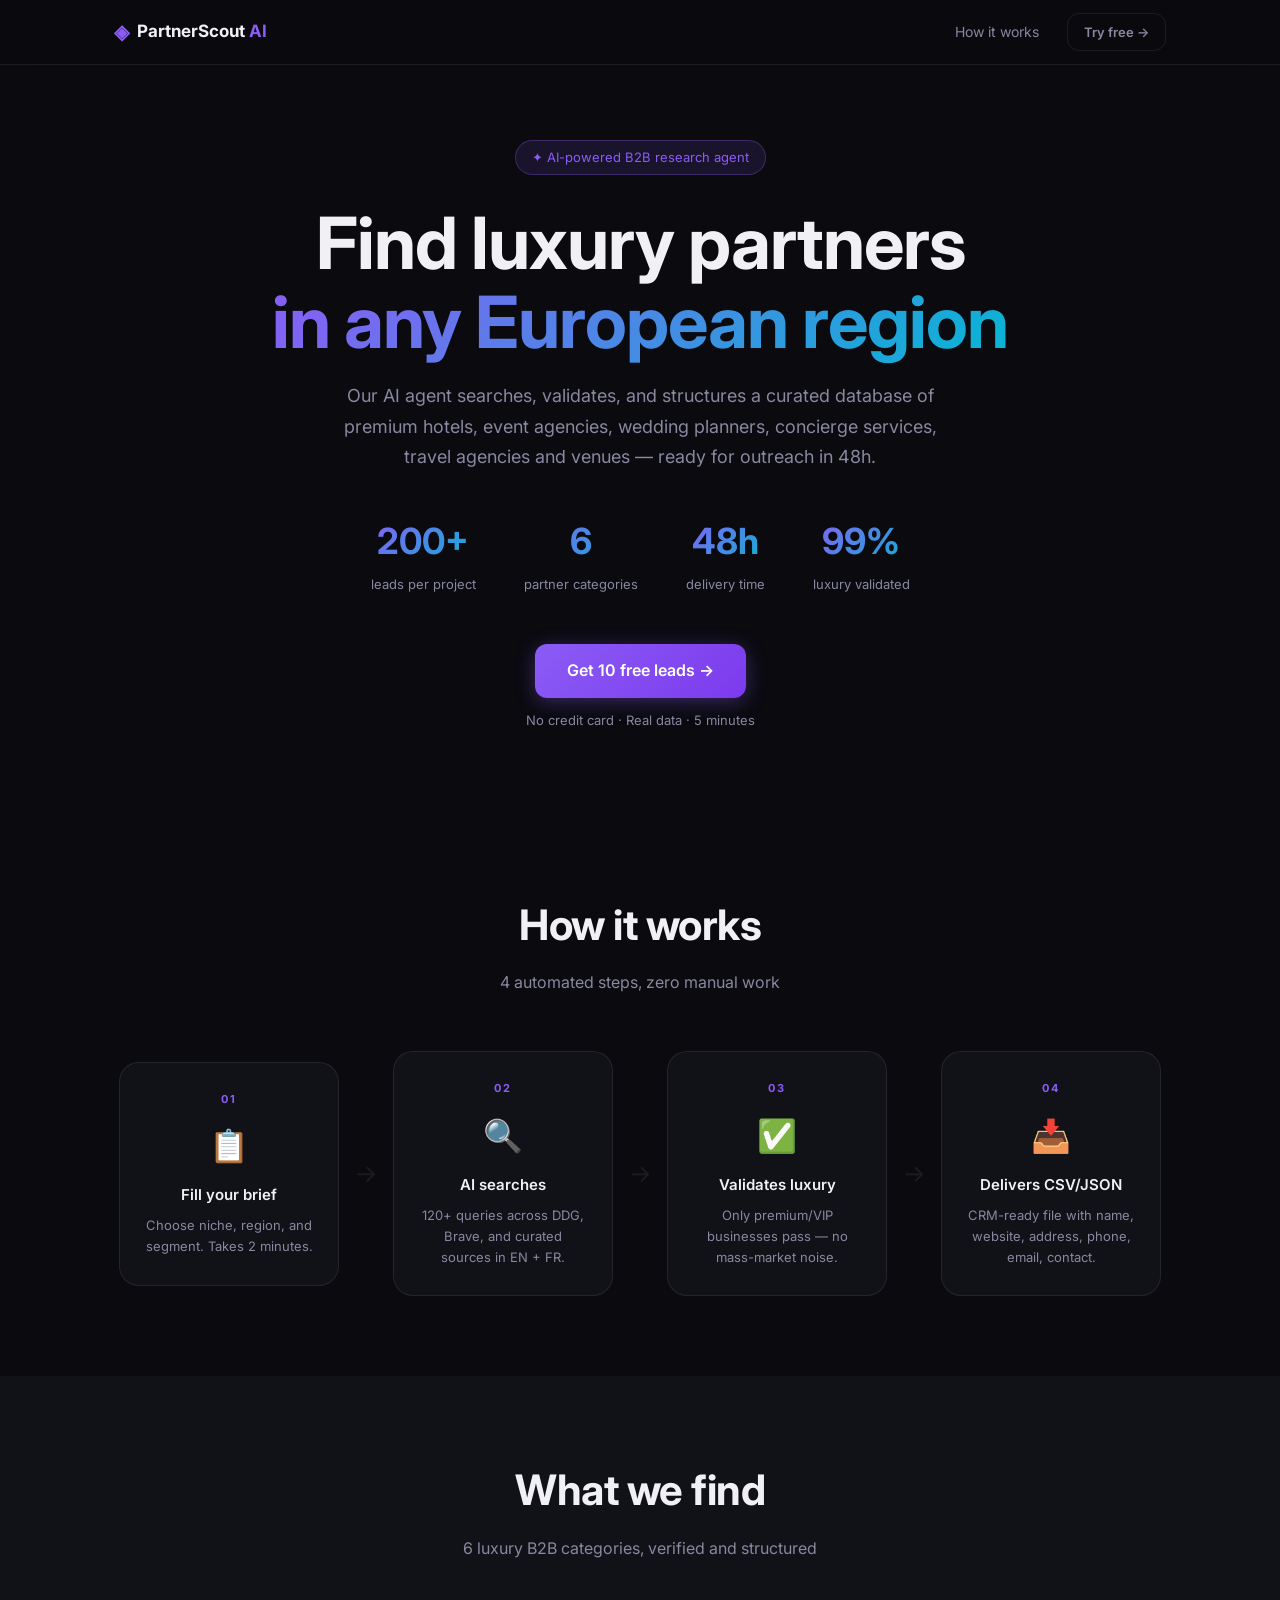
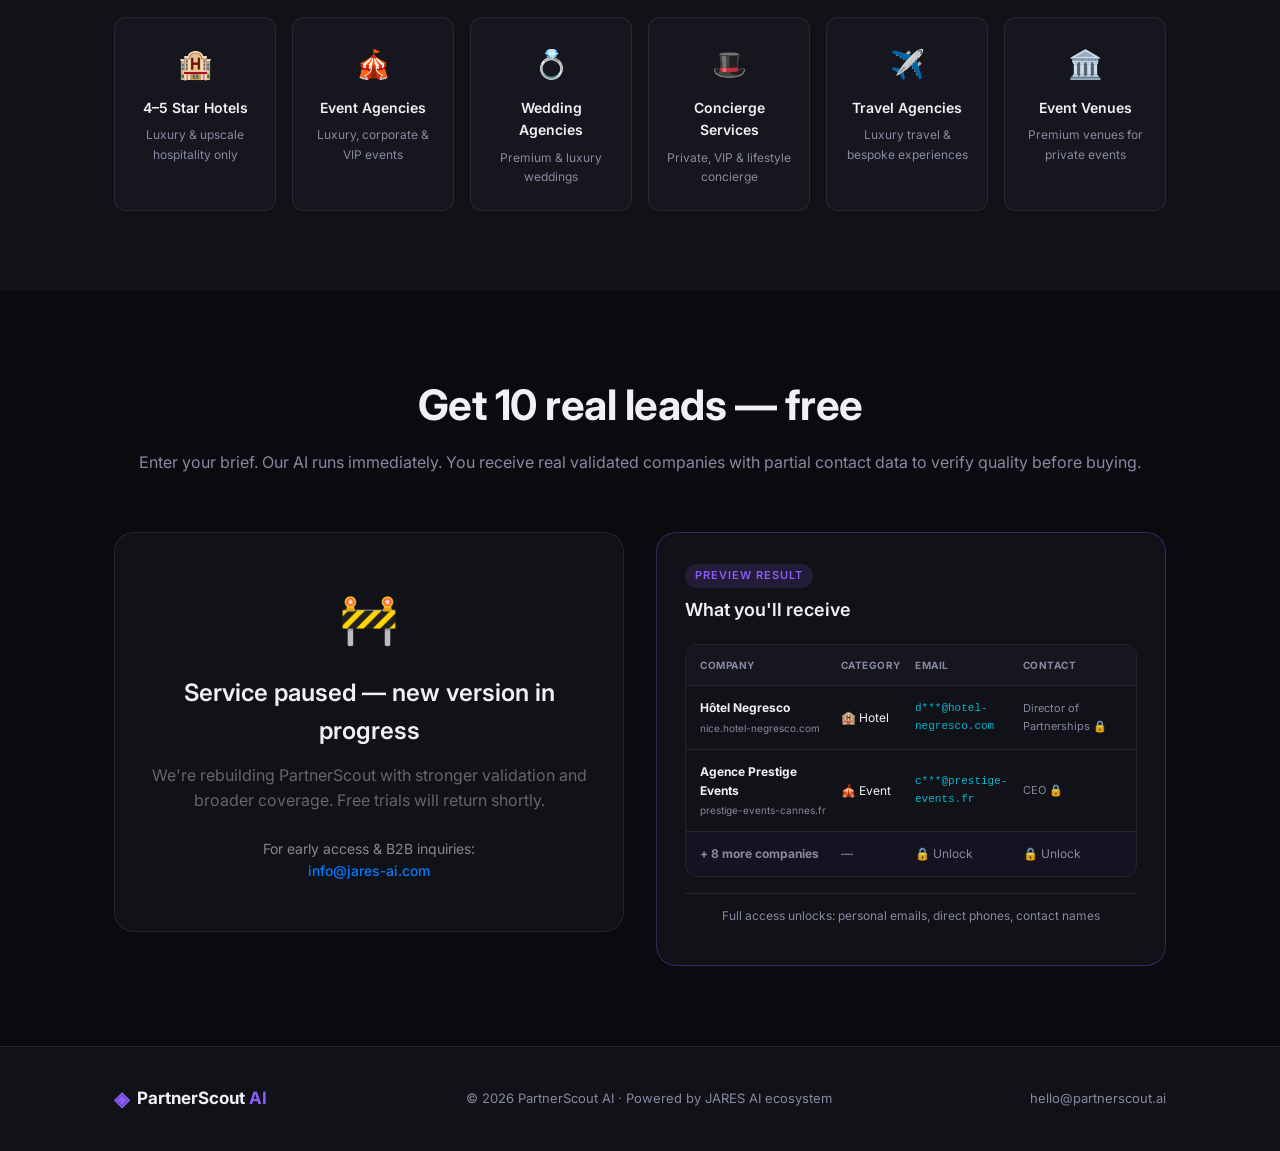
<file: partnerscout/index.html>
<!DOCTYPE html>
<html lang="en">
<head>
  <meta charset="UTF-8" />
  <meta name="viewport" content="width=device-width, initial-scale=1.0" />
  <title>PartnerScout AI — B2B Lead Generation for Luxury Markets</title>
  <meta name="description" content="AI agent that finds and structures luxury B2B partners in any European region. Hotels, concierge, events, weddings, travel. Ready in 48h." />
  <link rel="preconnect" href="https://fonts.googleapis.com" />
  <link href="https://fonts.googleapis.com/css2?family=Inter:wght@300;400;500;600;700&display=swap" rel="stylesheet" />
  <link rel="stylesheet" href="/partnerscout/css/style.css" />
</head>
<body>

<!-- ── NAV ─────────────────────────────────────────────────────────────── -->
<nav class="nav">
  <div class="container nav__inner">
    <div class="nav__logo">
      <span class="logo-icon">◈</span>
      <span class="logo-text">PartnerScout <span class="logo-ai">AI</span></span>
    </div>
    <div class="nav__links">
      <a href="#how">How it works</a>
      <!-- <a href="#pricing">Pricing</a> hidden for demo -->
      <a href="#trial" class="btn btn--sm btn--outline">Try free →</a>
    </div>
  </div>
</nav>

<!-- ── HERO ────────────────────────────────────────────────────────────── -->
<section class="hero">
  <div class="container">
    <div class="hero__badge">✦ AI-powered B2B research agent</div>
    <h1 class="hero__title">
      Find luxury partners<br />
      <span class="gradient-text">in any European region</span>
    </h1>
    <p class="hero__sub">
      Our AI agent searches, validates, and structures a curated database of
      premium hotels, event agencies, wedding planners, concierge services,
      travel agencies and venues — ready for outreach in 48h.
    </p>

    <!-- STATS ROW -->
    <div class="stats-row">
      <div class="stat">
        <span class="stat__num">200+</span>
        <span class="stat__label">leads per project</span>
      </div>
      <div class="stat">
        <span class="stat__num">6</span>
        <span class="stat__label">partner categories</span>
      </div>
      <div class="stat">
        <span class="stat__num">48h</span>
        <span class="stat__label">delivery time</span>
      </div>
      <div class="stat">
        <span class="stat__num">99%</span>
        <span class="stat__label">luxury validated</span>
      </div>
    </div>

    <!-- TRIAL CTA -->
    <div class="hero__cta">
      <a href="#trial" class="btn btn--primary btn--lg">Get 10 free leads →</a>
      <span class="hero__cta-note">No credit card · Real data · 5 minutes</span>
    </div>
  </div>
</section>

<!-- ── HOW IT WORKS ────────────────────────────────────────────────────── -->
<section class="section" id="how">
  <div class="container">
    <div class="section-header">
      <h2>How it works</h2>
      <p>4 automated steps, zero manual work</p>
    </div>
    <div class="steps">
      <div class="step">
        <div class="step__num">01</div>
        <div class="step__icon">📋</div>
        <h3>Fill your brief</h3>
        <p>Choose niche, region, and segment. Takes 2 minutes.</p>
      </div>
      <div class="step__arrow">→</div>
      <div class="step">
        <div class="step__num">02</div>
        <div class="step__icon">🔍</div>
        <h3>AI searches</h3>
        <p>120+ queries across DDG, Brave, and curated sources in EN + FR.</p>
      </div>
      <div class="step__arrow">→</div>
      <div class="step">
        <div class="step__num">03</div>
        <div class="step__icon">✅</div>
        <h3>Validates luxury</h3>
        <p>Only premium/VIP businesses pass — no mass-market noise.</p>
      </div>
      <div class="step__arrow">→</div>
      <div class="step">
        <div class="step__num">04</div>
        <div class="step__icon">📥</div>
        <h3>Delivers CSV/JSON</h3>
        <p>CRM-ready file with name, website, address, phone, email, contact.</p>
      </div>
    </div>
  </div>
</section>

<!-- ── CATEGORIES ─────────────────────────────────────────────────────── -->
<section class="section section--dark">
  <div class="container">
    <div class="section-header">
      <h2>What we find</h2>
      <p>6 luxury B2B categories, verified and structured</p>
    </div>
    <div class="categories">
      <div class="category-card">
        <span class="cat-icon">🏨</span>
        <h4>4–5 Star Hotels</h4>
        <p>Luxury & upscale hospitality only</p>
      </div>
      <div class="category-card">
        <span class="cat-icon">🎪</span>
        <h4>Event Agencies</h4>
        <p>Luxury, corporate & VIP events</p>
      </div>
      <div class="category-card">
        <span class="cat-icon">💍</span>
        <h4>Wedding Agencies</h4>
        <p>Premium & luxury weddings</p>
      </div>
      <div class="category-card">
        <span class="cat-icon">🎩</span>
        <h4>Concierge Services</h4>
        <p>Private, VIP & lifestyle concierge</p>
      </div>
      <div class="category-card">
        <span class="cat-icon">✈️</span>
        <h4>Travel Agencies</h4>
        <p>Luxury travel & bespoke experiences</p>
      </div>
      <div class="category-card">
        <span class="cat-icon">🏛️</span>
        <h4>Event Venues</h4>
        <p>Premium venues for private events</p>
      </div>
    </div>
  </div>
</section>

<!-- ── TRIAL SECTION ──────────────────────────────────────────────────── -->
<section class="section" id="trial">
  <div class="container">
    <div class="section-header">
      <h2>Get 10 real leads — free</h2>
      <p>Enter your brief. Our AI runs immediately. You receive real validated companies with partial contact data to verify quality before buying.</p>
    </div>

    <div class="trial-wrapper">
      <!-- FORM (PAUSED — service temporarily unavailable) -->
      <div class="trial-form-box" id="trialFormBox" style="text-align:center;padding:48px 32px;">
        <div style="font-size:48px;margin-bottom:16px;">🚧</div>
        <h3 style="margin:0 0 12px;font-size:24px;font-weight:600;">Service paused — new version in progress</h3>
        <p style="margin:0 0 24px;color:#666;line-height:1.6;">
          We're rebuilding PartnerScout with stronger validation and broader coverage.
          Free trials will return shortly.
        </p>
        <p style="margin:0;color:#888;font-size:14px;">
          For early access &amp; B2B inquiries:<br/>
          <a href="mailto:info@jares-ai.com" style="color:#007AFF;text-decoration:none;font-weight:500;">info@jares-ai.com</a>
        </p>
      </div>

      <!-- WHAT YOU GET PREVIEW -->
      <div class="trial-preview-box">
        <div class="preview-header">
          <span class="preview-badge">Preview result</span>
          <h3>What you'll receive</h3>
        </div>
        <div class="preview-table">
          <div class="preview-row preview-row--header">
            <span>Company</span>
            <span>Category</span>
            <span>Email</span>
            <span>Contact</span>
          </div>
          <div class="preview-row">
            <span><strong>Hôtel Negresco</strong><br/><small>nice.hotel-negresco.com</small></span>
            <span>🏨 Hotel</span>
            <span class="blur-email">d***@hotel-negresco.com</span>
            <span class="blur-contact">Director of Partnerships 🔒</span>
          </div>
          <div class="preview-row">
            <span><strong>Agence Prestige Events</strong><br/><small>prestige-events-cannes.fr</small></span>
            <span>🎪 Event</span>
            <span class="blur-email">c***@prestige-events.fr</span>
            <span class="blur-contact">CEO 🔒</span>
          </div>
          <div class="preview-row preview-row--locked">
            <span><strong>+ 8 more companies</strong></span>
            <span>—</span>
            <span>🔒 Unlock</span>
            <span>🔒 Unlock</span>
          </div>
        </div>
        <div class="preview-unlock">
          <p>Full access unlocks: personal emails, direct phones, contact names</p>
          <!-- CTA hidden for demo -->
        </div>
      </div>
    </div>
  </div>
</section>

<!-- ── PRICING ─── hidden for demo/client presentation ─────────────── -->
<section class="section section--dark" id="pricing" style="display:none">
  <div class="container">
    <div class="section-header">
      <h2>Simple pricing</h2>
      <p>Pay per project or subscribe for ongoing research</p>
    </div>
    <div class="pricing-grid">

      <div class="pricing-card">
        <div class="pricing-name">Starter</div>
        <div class="pricing-price">€149</div>
        <div class="pricing-period">one-time</div>
        <ul class="pricing-features">
          <li>✓ 50 verified companies</li>
          <li>✓ 1 region</li>
          <li>✓ 1–2 categories</li>
          <li>✓ Full contact data</li>
          <li>✓ CSV + JSON export</li>
          <li>✗ Updates</li>
        </ul>
        <a href="#trial" class="btn btn--outline btn--full">Start with free trial</a>
      </div>

      <div class="pricing-card pricing-card--featured">
        <div class="pricing-badge">Most popular</div>
        <div class="pricing-name">Business</div>
        <div class="pricing-price">€349</div>
        <div class="pricing-period">one-time</div>
        <ul class="pricing-features">
          <li>✓ 200 verified companies</li>
          <li>✓ Up to 3 regions</li>
          <li>✓ All 6 categories</li>
          <li>✓ Full contact data</li>
          <li>✓ CSV + JSON export</li>
          <li>✓ 1 update in 30 days</li>
        </ul>
        <a href="#trial" class="btn btn--primary btn--full">Start with free trial</a>
      </div>

      <div class="pricing-card">
        <div class="pricing-name">Pro</div>
        <div class="pricing-price">€699</div>
        <div class="pricing-period">one-time</div>
        <ul class="pricing-features">
          <li>✓ 500+ companies</li>
          <li>✓ Unlimited regions</li>
          <li>✓ All 6 categories</li>
          <li>✓ Full contact data</li>
          <li>✓ CSV + JSON + API</li>
          <li>✓ Monthly updates</li>
        </ul>
        <a href="#trial" class="btn btn--outline btn--full">Start with free trial</a>
      </div>

    </div>

    <div class="pricing-api">
      <h3>Agency / White-label API</h3>
      <p>Integrate PartnerScout into your own product. Custom niches, custom regions, webhook delivery.</p>
      <a href="mailto:hello@partnerscout.ai" class="btn btn--outline">Contact us →</a>
    </div>
  </div>
</section>

<!-- ── FOOTER ─────────────────────────────────────────────────────────── -->
<footer class="footer">
  <div class="container footer__inner">
    <div class="nav__logo">
      <span class="logo-icon">◈</span>
      <span class="logo-text">PartnerScout <span class="logo-ai">AI</span></span>
    </div>
    <p class="footer__copy">© 2026 PartnerScout AI · Powered by JARES AI ecosystem</p>
    <p class="footer__links">
      <a href="mailto:hello@partnerscout.ai">hello@partnerscout.ai</a>
    </p>
  </div>
</footer>

<script src="/partnerscout/js/order.js"></script>
</body>
</html>
</file>
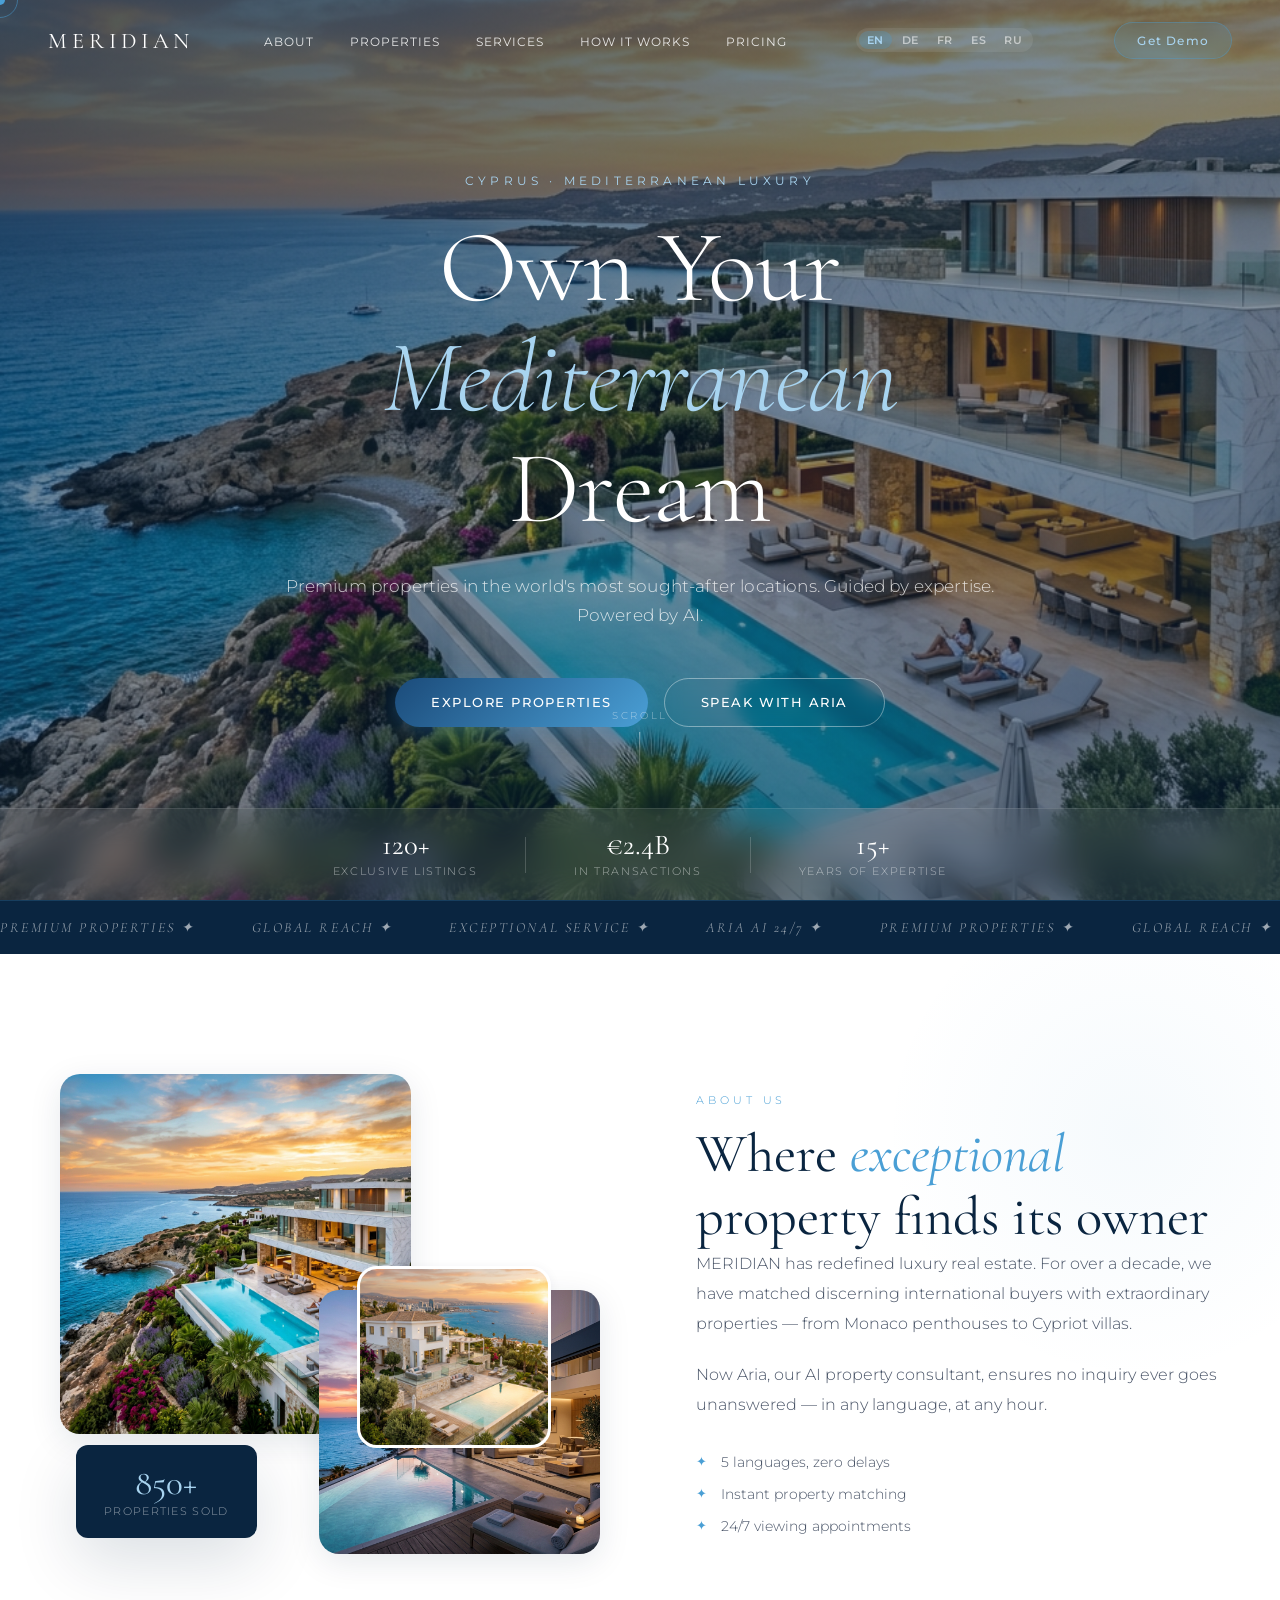
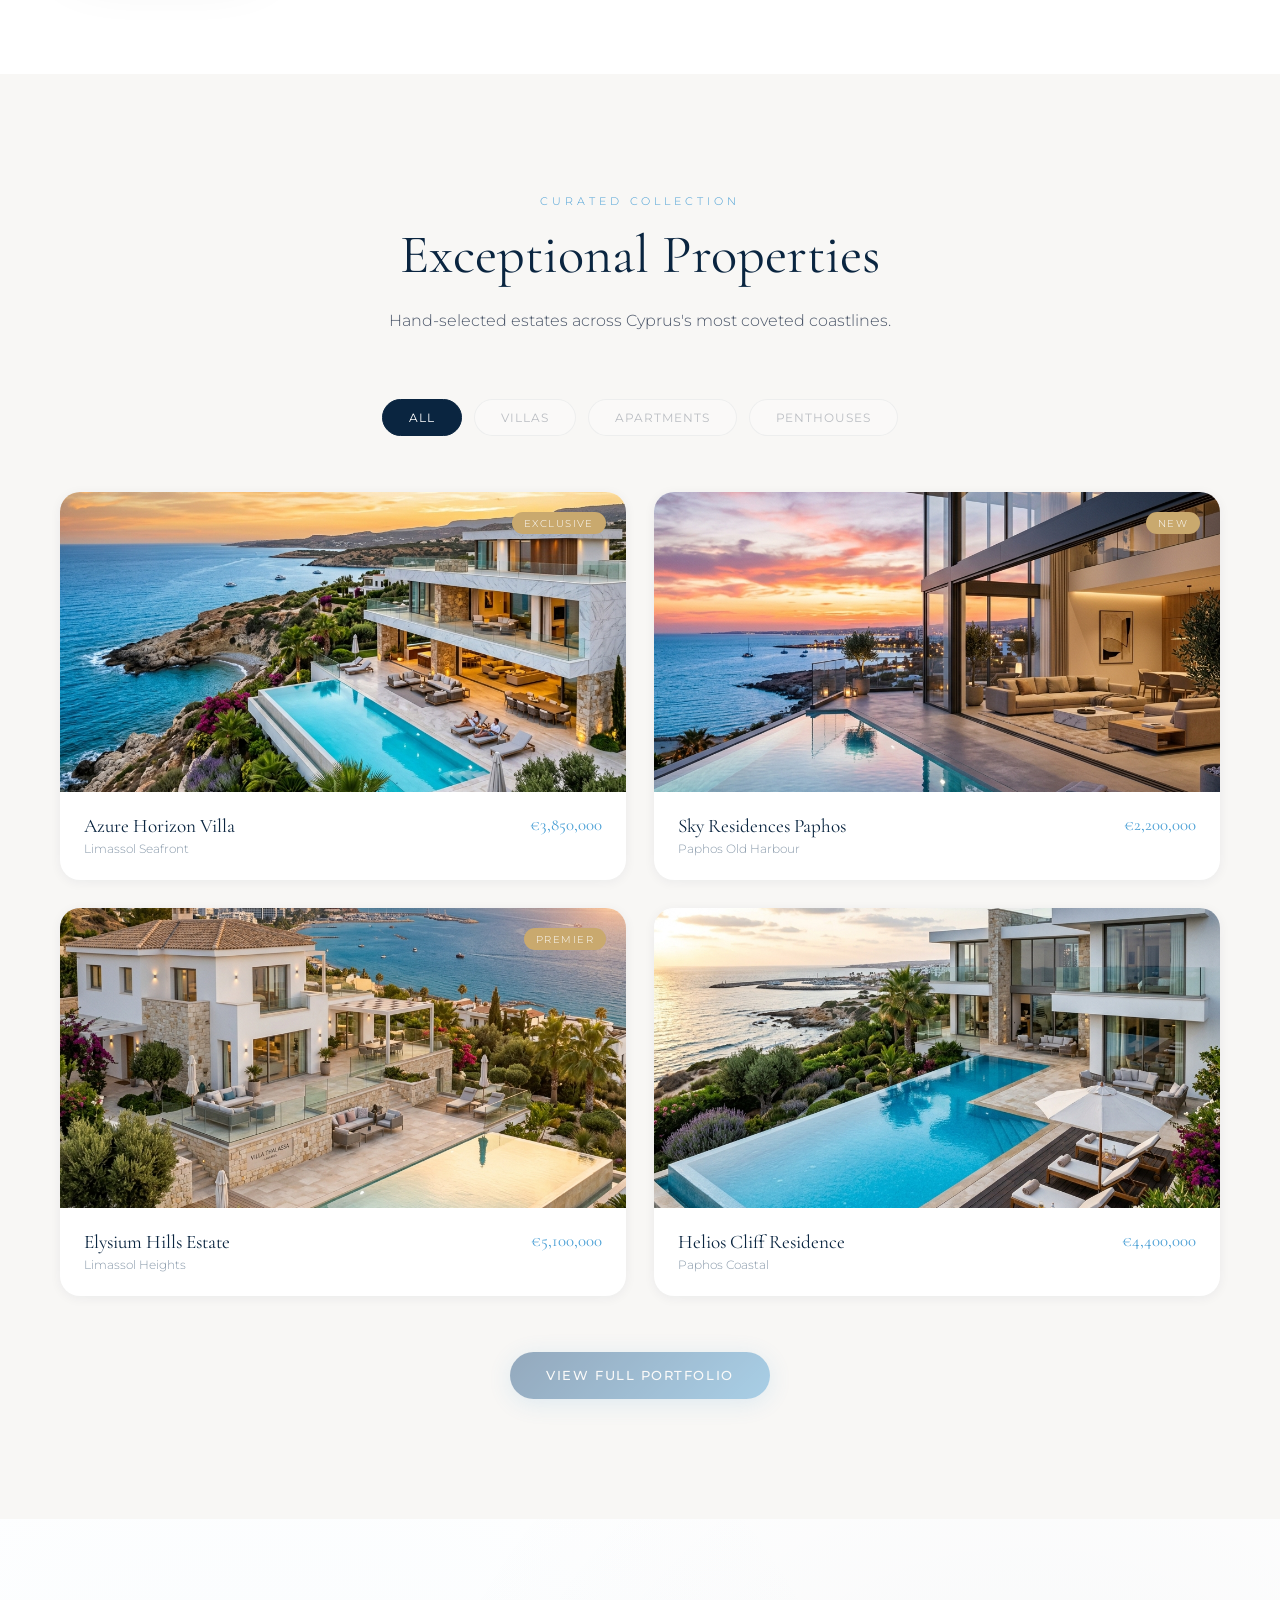
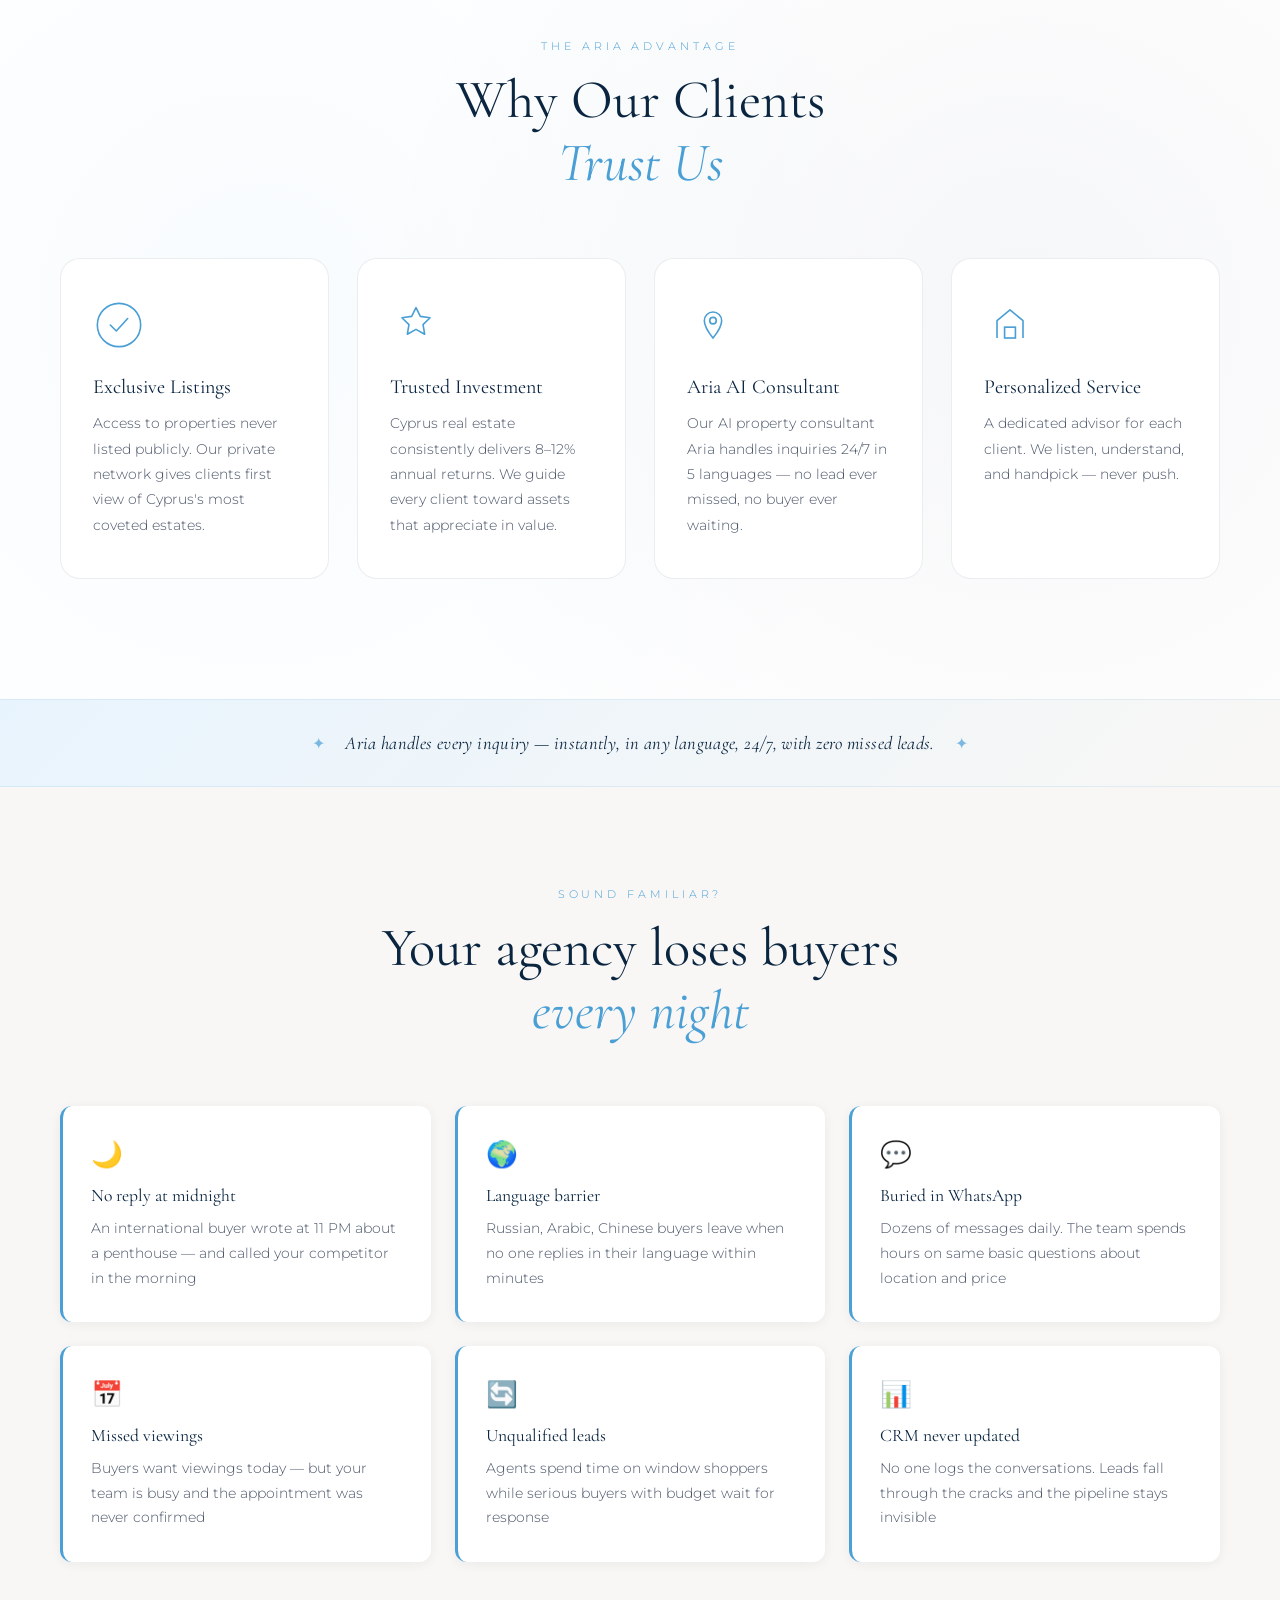
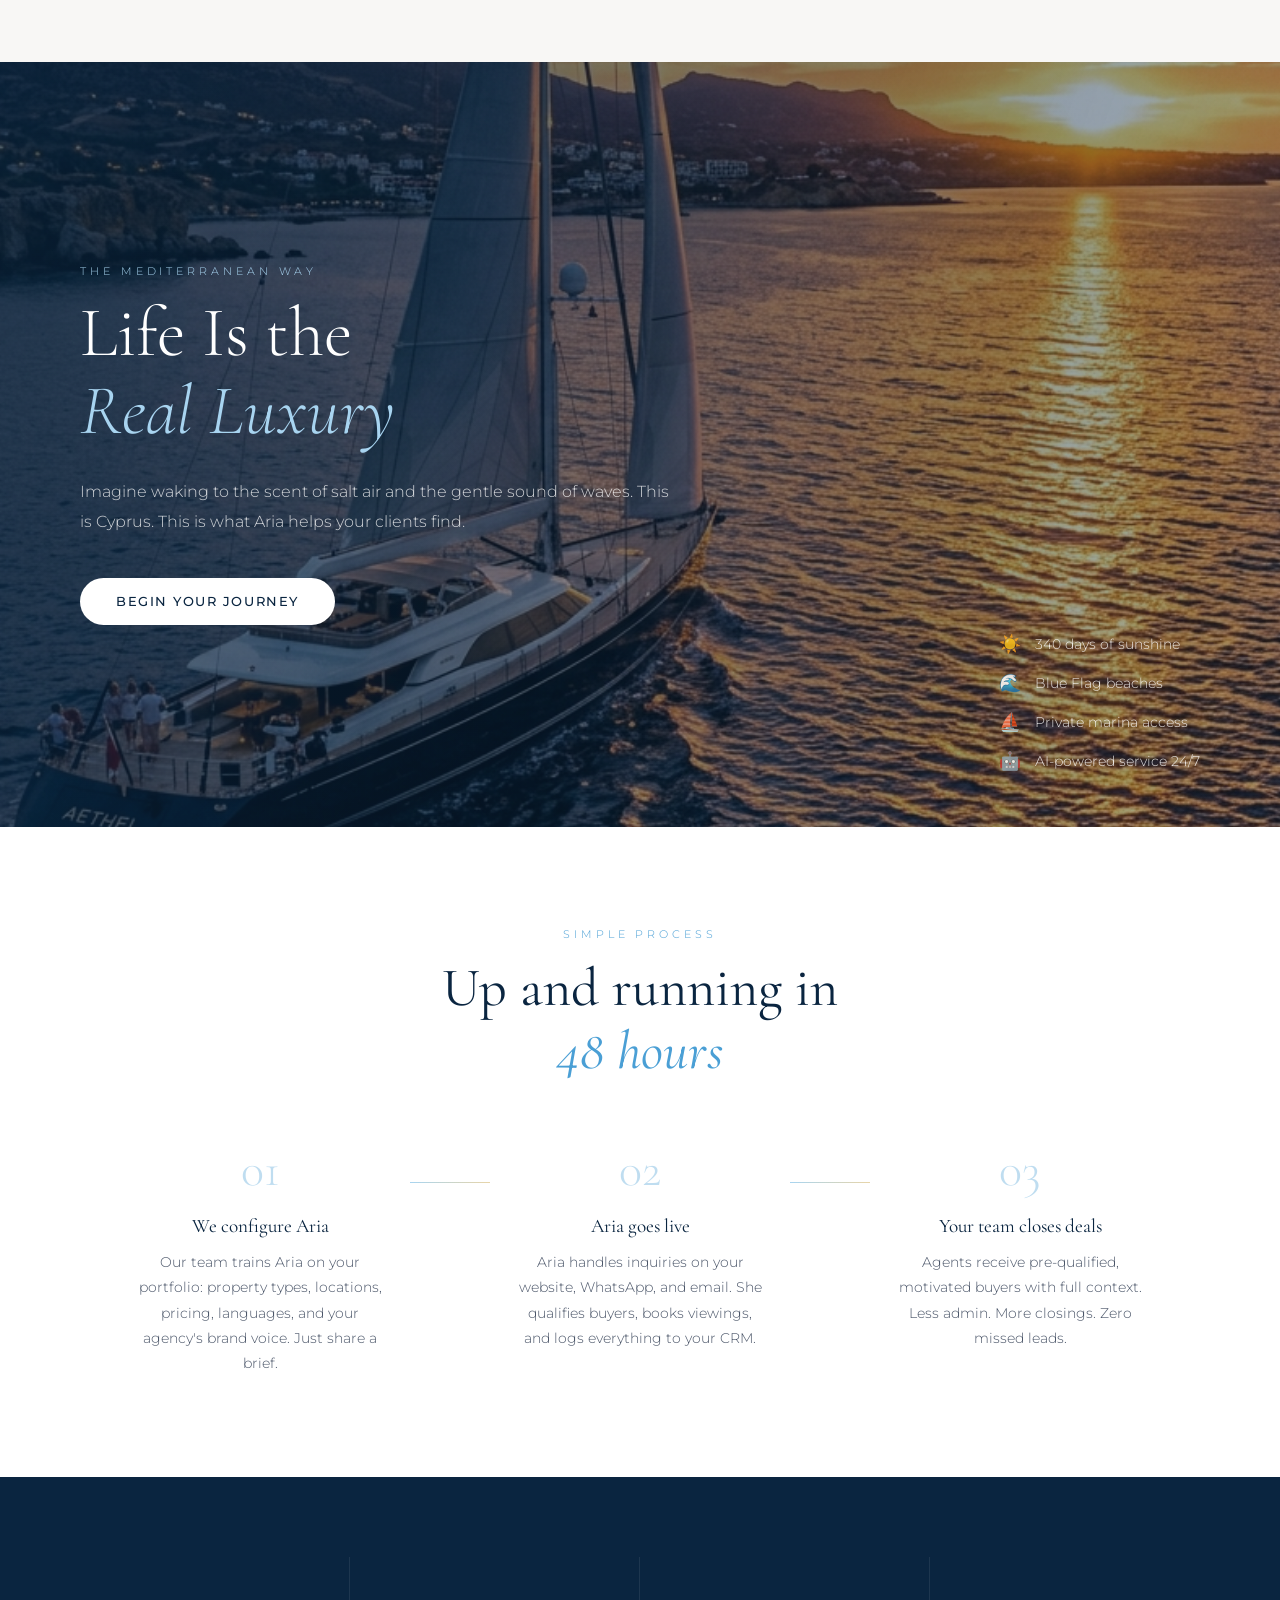
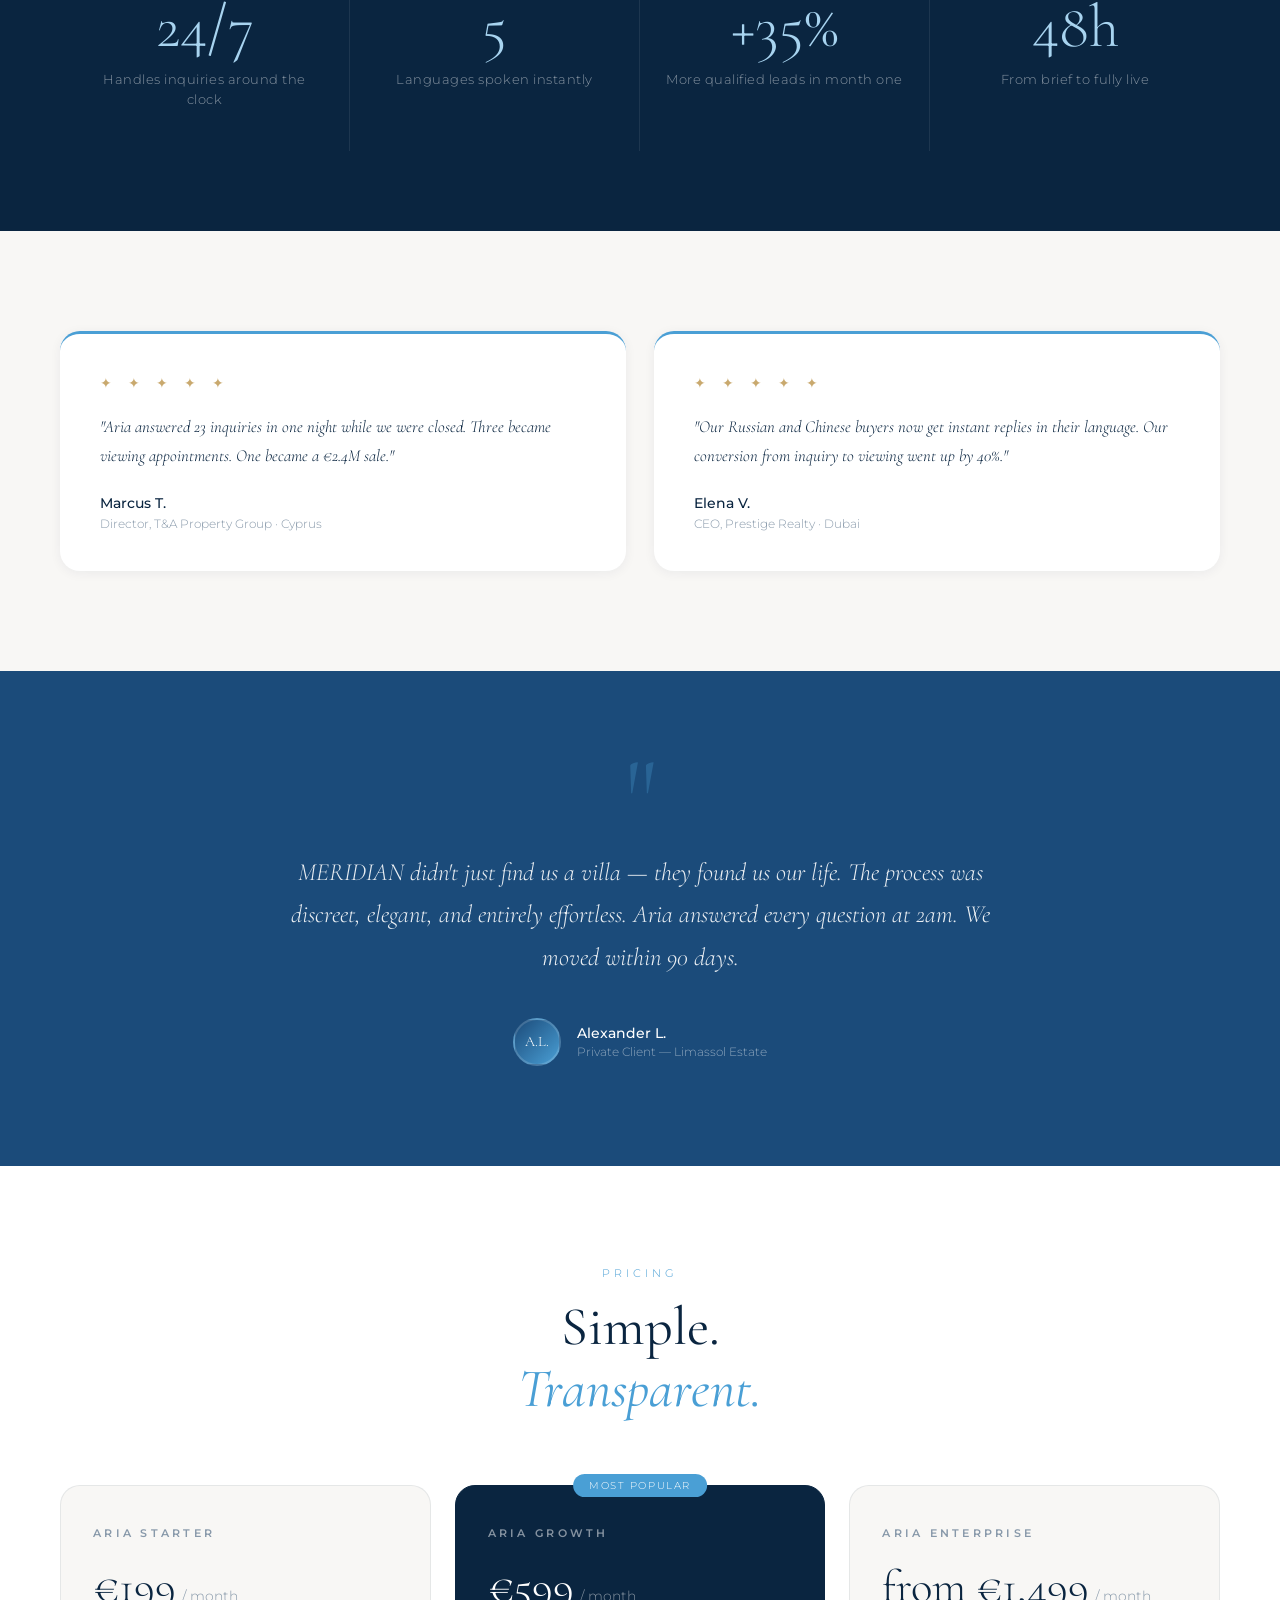
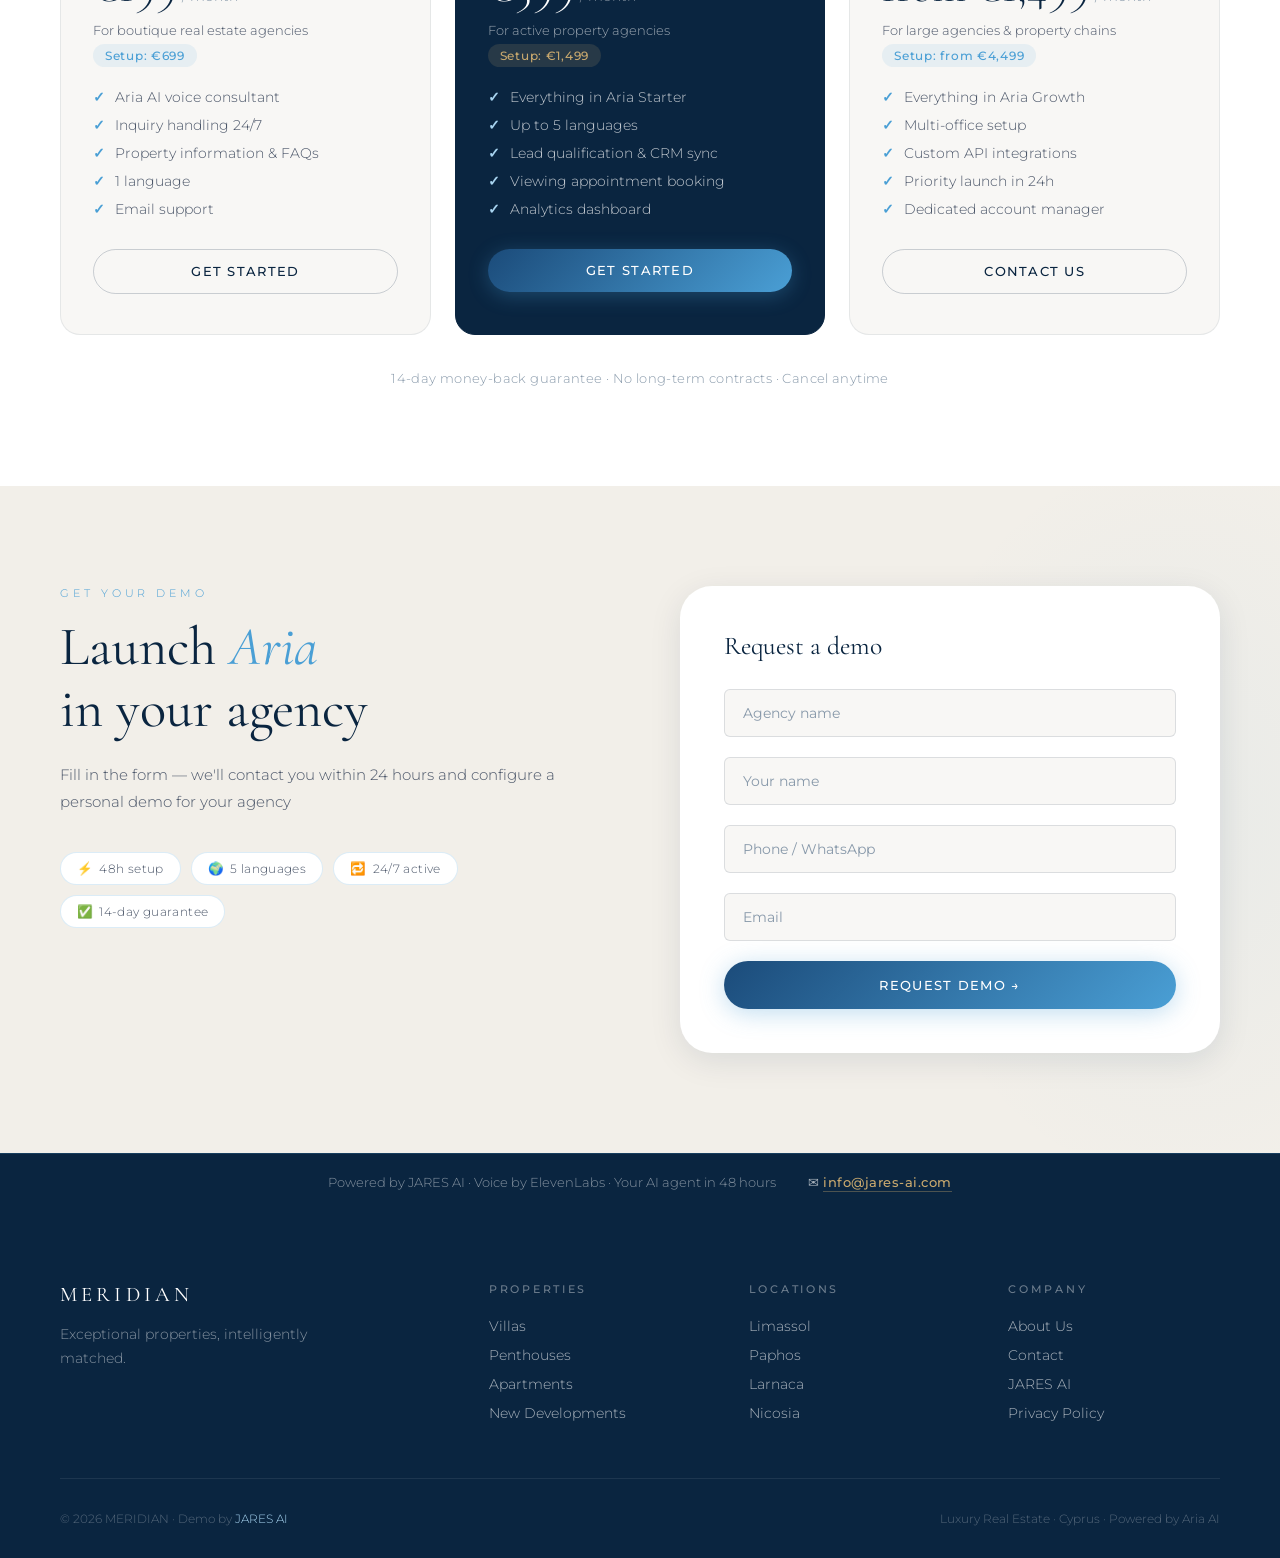
<file: realty/index.html>
<!DOCTYPE html>
<html lang="en">
<head>
  <meta charset="UTF-8"/>
  <meta name="viewport" content="width=device-width, initial-scale=1.0"/>
  <title>MERIDIAN — Luxury Real Estate | AI Voice Agent Demo</title>
  <meta name="description" content="MERIDIAN — Premium Real Estate Agency. Experience Aria, an AI voice agent for property agencies — powered by JARES AI."/>
  <link rel="preconnect" href="https://fonts.googleapis.com"/>
  <link rel="preconnect" href="https://fonts.gstatic.com" crossorigin/>
  <link href="https://fonts.googleapis.com/css2?family=Cormorant+Garamond:ital,wght@0,300;0,400;0,600;1,300;1,400&family=Montserrat:wght@300;400;500;600&display=swap" rel="stylesheet"/>
  <link rel="stylesheet" href="/realty/style.css"/>
</head>
<body>

  <!-- Custom Cursor -->
  <div class="cursor" id="cursor"></div>
  <div class="cursor-follower" id="cursorFollower"></div>

  <!-- Preloader -->
  <div class="preloader" id="preloader">
    <div class="preloader-inner">
      <div class="preloader-logo">MERIDIAN</div>
      <div class="preloader-line"></div>
    </div>
  </div>

  <!-- Mobile Nav Overlay -->
  <div class="mobile-nav-overlay" id="mobileNav">
    <button class="mobile-nav-close" id="mobileNavClose">✕</button>
    <div class="mobile-lang-switcher">
      <button class="mobile-lang-btn active" data-lang="en">EN</button>
      <button class="mobile-lang-btn" data-lang="de">DE</button>
      <button class="mobile-lang-btn" data-lang="fr">FR</button>
      <button class="mobile-lang-btn" data-lang="es">ES</button>
      <button class="mobile-lang-btn" data-lang="ru">RU</button>
    </div>
    <ul class="mobile-nav-links">
      <li><a href="#about" data-i18n="nav.about">About</a></li>
      <li><a href="#properties" data-i18n="nav.properties">Properties</a></li>
      <li><a href="#services" data-i18n="nav.services">Services</a></li>
      <li><a href="#how" data-i18n="nav.how">How it works</a></li>
      <li><a href="#pricing" data-i18n="nav.pricing">Pricing</a></li>
      <li><a href="#contact" data-i18n="nav.contact">Contact</a></li>
    </ul>
    <a href="#contact" class="mobile-nav-cta" data-i18n="nav.cta">Get Demo</a>
  </div>

  <!-- Navigation -->
  <nav class="nav" id="nav">
    <div class="nav-inner">
      <div class="nav-logo">MERIDIAN</div>
      <ul class="nav-links">
        <li><a href="#about" class="nav-link" data-i18n="nav.about">About</a></li>
        <li><a href="#properties" class="nav-link" data-i18n="nav.properties">Properties</a></li>
        <li><a href="#services" class="nav-link" data-i18n="nav.services">Services</a></li>
        <li><a href="#how" class="nav-link" data-i18n="nav.how">How it works</a></li>
        <li><a href="#pricing" class="nav-link" data-i18n="nav.pricing">Pricing</a></li>
      </ul>
      <div class="lang-switcher">
        <button class="lang-btn active" data-lang="en">EN</button>
        <button class="lang-btn" data-lang="de">DE</button>
        <button class="lang-btn" data-lang="fr">FR</button>
        <button class="lang-btn" data-lang="es">ES</button>
        <button class="lang-btn" data-lang="ru">RU</button>
      </div>
      <a href="#contact" class="nav-cta" data-i18n="nav.cta">Get Demo</a>
      <button class="nav-burger" id="navBurger">
        <span></span><span></span><span></span>
      </button>
    </div>
  </nav>

  <!-- ═══════════════════ HERO ═══════════════════ -->
  <section class="hero" id="hero">
    <div class="hero-bg" id="hero-bg">
      <img src="/realty/hero_villa_cyprus.png" alt="Luxury Villa Cyprus" class="hero-img" id="heroImg"/>
      <div class="hero-overlay"></div>
    </div>
    <div class="hero-content">
      <p class="hero-eyebrow reveal-up" data-i18n="hero.sub">Cyprus · Mediterranean Luxury</p>
      <h1 class="hero-headline reveal-up" data-i18n="hero.title">Own Your<br/><em>Mediterranean</em><br/>Dream</h1>
      <p class="hero-sub reveal-up" data-i18n="hero.desc">Premium properties in the world's most sought-after locations. Guided by expertise. Powered by AI.</p>
      <div class="hero-actions reveal-up">
        <a href="#properties" class="btn btn--primary" data-i18n="hero.btn1">Explore Properties</a>
        <a href="#contact" class="btn btn--ghost" data-i18n="hero.btn2">Speak with Aria</a>
      </div>
    </div>
    <div class="hero-scroll">
      <span data-i18n="hero.scroll">Scroll</span>
      <div class="scroll-line"></div>
    </div>
    <div class="hero-stats">
      <div class="stat reveal-up">
        <span class="stat-num" id="statListings">120+</span>
        <span class="stat-label" data-i18n="stat.listings">Exclusive Listings</span>
      </div>
      <div class="stat-divider"></div>
      <div class="stat reveal-up">
        <span class="stat-num" id="statTransactions">€2.4B</span>
        <span class="stat-label" data-i18n="stat.transactions">In Transactions</span>
      </div>
      <div class="stat-divider"></div>
      <div class="stat reveal-up">
        <span class="stat-num" id="statYears">15+</span>
        <span class="stat-label" data-i18n="stat.years">Years of Expertise</span>
      </div>
    </div>
  </section>

  <!-- ═══════════════════ QUOTE STRIP ═══════════════════ -->
  <div class="quote-strip">
    <div class="quote-track">
      <span data-i18n="quote.1">Premium Properties ✦</span>
      <span data-i18n="quote.2">Global Reach ✦</span>
      <span data-i18n="quote.3">Exceptional Service ✦</span>
      <span data-i18n="quote.4">Aria AI 24/7 ✦</span>
      <span data-i18n="quote.1">Premium Properties ✦</span>
      <span data-i18n="quote.2">Global Reach ✦</span>
      <span data-i18n="quote.3">Exceptional Service ✦</span>
      <span data-i18n="quote.4">Aria AI 24/7 ✦</span>
    </div>
  </div>

  <!-- ═══════════════════ ABOUT ═══════════════════ -->
  <section class="about section" id="about">
    <div class="about-bg-figure"></div>
    <div class="container">
      <div class="about-grid">
        <div class="about-visual">
          <div class="about-img-wrap">
            <div class="about-img about-img-1"></div>
            <div class="about-img about-img-2"></div>
            <div class="about-img about-img-3"></div>
          </div>
          <div class="about-stat-card">
            <span class="stat-num">850+</span>
            <span class="stat-label" data-i18n="about.stat">Properties Sold</span>
          </div>
        </div>
        <div class="about-text">
          <p class="section-eyebrow reveal-up" data-i18n="about.eye">About Us</p>
          <h2 class="section-title reveal-up" data-i18n="about.title">Where <em>exceptional</em><br>property finds its owner</h2>
          <p class="about-desc reveal-up" data-i18n="about.desc1">MERIDIAN has redefined luxury real estate. For over a decade, we have matched discerning international buyers with extraordinary properties — from Monaco penthouses to Cypriot villas.</p>
          <p class="about-desc reveal-up" data-i18n="about.desc2">Now Aria, our AI property consultant, ensures no inquiry ever goes unanswered — in any language, at any hour.</p>
          <div class="about-features reveal-up">
            <div class="feature-item"><div class="feature-icon">✦</div><span data-i18n="about.f1">5 languages, zero delays</span></div>
            <div class="feature-item"><div class="feature-icon">✦</div><span data-i18n="about.f2">Instant property matching</span></div>
            <div class="feature-item"><div class="feature-icon">✦</div><span data-i18n="about.f3">24/7 viewing appointments</span></div>
          </div>
        </div>
      </div>
    </div>
  </section>

  <!-- ═══════════════════ PROPERTIES ═══════════════════ -->
  <section class="section properties" id="properties">
    <div class="container">
      <div class="section-header reveal-up">
        <p class="section-eyebrow" data-i18n="prop.eye">Curated Collection</p>
        <h2 class="section-title" data-i18n="prop.title">Exceptional Properties</h2>
        <p class="section-desc" data-i18n="prop.desc">Hand-selected estates across Cyprus's most coveted coastlines. Each property is a world unto itself.</p>
      </div>

      <div class="properties-filter reveal-up">
        <button class="filter-btn active" data-filter="all" data-i18n="filter.all">All</button>
        <button class="filter-btn filter-btn--inactive" disabled data-i18n="filter.villa">Villas</button>
        <button class="filter-btn filter-btn--inactive" disabled data-i18n="filter.apt">Apartments</button>
        <button class="filter-btn filter-btn--inactive" disabled data-i18n="filter.ph">Penthouses</button>
      </div>

      <div class="properties-grid">

        <div class="property-card reveal-up" data-type="villa">
          <div class="card-image">
            <img src="/realty/hero_villa_cyprus.png" alt="Seafront Villa Limassol" loading="lazy"/>
            <div class="card-overlay">
              <span class="card-tag">Seafront Villa</span>
              <div class="card-details">
                <p class="card-location">📍 Limassol</p>
                <p class="card-price">€3,850,000</p>
                <p class="card-specs">5 bed · 6 bath · 580m² · Pool</p>
                <a href="#contact" class="card-btn">Request Details</a>
              </div>
            </div>
            <span class="card-badge">Exclusive</span>
          </div>
          <div class="card-info">
            <div>
              <h3 class="card-title">Azure Horizon Villa</h3>
              <p class="card-subtitle">Limassol Seafront</p>
            </div>
            <span class="card-price-inline">€3,850,000</span>
          </div>
        </div>

        <div class="property-card reveal-up" data-type="penthouse">
          <div class="card-image">
            <img src="/realty/property_penthouse.png" alt="Sky Penthouse Paphos" loading="lazy"/>
            <div class="card-overlay">
              <span class="card-tag">Sky Penthouse</span>
              <div class="card-details">
                <p class="card-location">📍 Paphos</p>
                <p class="card-price">€2,200,000</p>
                <p class="card-specs">4 bed · 4 bath · 380m² · Rooftop Pool</p>
                <a href="#contact" class="card-btn">Request Details</a>
              </div>
            </div>
            <span class="card-badge">New</span>
          </div>
          <div class="card-info">
            <div>
              <h3 class="card-title">Sky Residences Paphos</h3>
              <p class="card-subtitle">Paphos Old Harbour</p>
            </div>
            <span class="card-price-inline">€2,200,000</span>
          </div>
        </div>

        <div class="property-card reveal-up" data-type="villa">
          <div class="card-image">
            <img src="/realty/property_villa_limassol.png" alt="Private Villa Limassol" loading="lazy"/>
            <div class="card-overlay">
              <span class="card-tag">Private Estate</span>
              <div class="card-details">
                <p class="card-location">📍 Limassol Hills</p>
                <p class="card-price">€5,100,000</p>
                <p class="card-specs">6 bed · 7 bath · 820m² · Private Beach</p>
                <a href="#contact" class="card-btn">Request Details</a>
              </div>
            </div>
            <span class="card-badge">Premier</span>
          </div>
          <div class="card-info">
            <div>
              <h3 class="card-title">Elysium Hills Estate</h3>
              <p class="card-subtitle">Limassol Heights</p>
            </div>
            <span class="card-price-inline">€5,100,000</span>
          </div>
        </div>

        <div class="property-card reveal-up" data-type="villa">
          <div class="card-image">
            <img src="/realty/property_paphos_villa.png" alt="Villa Paphos" loading="lazy"/>
            <div class="card-overlay">
              <span class="card-tag">Cliff Villa</span>
              <div class="card-details">
                <p class="card-location">📍 Paphos</p>
                <p class="card-price">€4,400,000</p>
                <p class="card-specs">5 bed · 5 bath · 650m² · Infinity Pool</p>
                <a href="#contact" class="card-btn">Request Details</a>
              </div>
            </div>
          </div>
          <div class="card-info">
            <div>
              <h3 class="card-title">Helios Cliff Residence</h3>
              <p class="card-subtitle">Paphos Coastal</p>
            </div>
            <span class="card-price-inline">€4,400,000</span>
          </div>
        </div>

      </div>

      <div class="section-cta reveal-up">
        <span class="btn btn--primary btn--inactive" data-i18n="prop.cta" style="opacity:0.45;cursor:default;pointer-events:none;">View Full Portfolio</span>
      </div>
    </div>
  </section>

  <!-- ═══════════════════ WHY US ═══════════════════ -->
  <section class="section why" id="why">
    <div class="why-bg-pattern"></div>
    <div class="container">
      <div class="section-header reveal-up">
        <p class="section-eyebrow" data-i18n="why.eye">The Aria Advantage</p>
        <h2 class="section-title" data-i18n="why.title">Why Our Clients<br/><em>Trust Us</em></h2>
      </div>
      <div class="why-grid">
        <div class="why-card reveal-up">
          <div class="why-icon">
            <svg viewBox="0 0 48 48" fill="none" xmlns="http://www.w3.org/2000/svg">
              <circle cx="24" cy="24" r="20" stroke="currentColor" stroke-width="1.5"/>
              <path d="M16 24l5.5 5.5L32 18" stroke="currentColor" stroke-width="1.5" stroke-linecap="round" stroke-linejoin="round"/>
            </svg>
          </div>
          <h3 class="why-title" data-i18n="why1.title">Exclusive Listings</h3>
          <p class="why-text" data-i18n="why1.text">Access to properties never listed publicly. Our private network gives clients first view of Cyprus's most coveted estates.</p>
        </div>
        <div class="why-card reveal-up">
          <div class="why-icon">
            <svg viewBox="0 0 48 48" fill="none" xmlns="http://www.w3.org/2000/svg">
              <path d="M24 8l4 8 9 1.3-6.5 6.3 1.5 8.9L24 28l-8 4.5 1.5-8.9L11 17.3 20 16z" stroke="currentColor" stroke-width="1.5" stroke-linejoin="round"/>
            </svg>
          </div>
          <h3 class="why-title" data-i18n="why2.title">Trusted Investment</h3>
          <p class="why-text" data-i18n="why2.text">Cyprus real estate consistently delivers 8–12% annual returns. We guide every client toward assets that appreciate in value and lifestyle.</p>
        </div>
        <div class="why-card reveal-up">
          <div class="why-icon">
            <svg viewBox="0 0 48 48" fill="none" xmlns="http://www.w3.org/2000/svg">
              <path d="M24 12c-4.4 0-8 3.6-8 8 0 6 8 16 8 16s8-10 8-16c0-4.4-3.6-8-8-8z" stroke="currentColor" stroke-width="1.5"/>
              <circle cx="24" cy="20" r="3" stroke="currentColor" stroke-width="1.5"/>
            </svg>
          </div>
          <h3 class="why-title" data-i18n="why3.title">Aria AI Consultant</h3>
          <p class="why-text" data-i18n="why3.text">Our AI property consultant Aria handles inquiries 24/7 in 5 languages — no lead ever missed, no buyer ever waiting.</p>
        </div>
        <div class="why-card reveal-up">
          <div class="why-icon">
            <svg viewBox="0 0 48 48" fill="none" xmlns="http://www.w3.org/2000/svg">
              <path d="M12 36V20l12-10 12 10v16" stroke="currentColor" stroke-width="1.5" stroke-linejoin="round"/>
              <rect x="19" y="26" width="10" height="10" stroke="currentColor" stroke-width="1.5"/>
            </svg>
          </div>
          <h3 class="why-title" data-i18n="why4.title">Personalized Service</h3>
          <p class="why-text" data-i18n="why4.text">A dedicated advisor for each client. We listen, understand, and handpick — never push. Your vision shapes every recommendation.</p>
        </div>
      </div>
    </div>
  </section>

  <!-- ═══════════════════ ARIA TRANSITION STRIP ═══════════════════ -->
  <div class="aria-transition">
    <div class="at-inner">
      <span class="at-star">✦</span>
      <p data-i18n="lt.text">Aria handles every inquiry — instantly, in any language, 24/7, with zero missed leads.</p>
      <span class="at-star">✦</span>
    </div>
  </div>

  <!-- ═══════════════════ PAIN POINTS ═══════════════════ -->
  <section class="aria-pain section" id="services">
    <div class="container">
      <div class="section-header">
        <p class="section-eyebrow reveal-up" data-i18n="pain.eye">Sound familiar?</p>
        <h2 class="section-title reveal-up" data-i18n="pain.title">Your agency loses buyers<br><em>every night</em></h2>
      </div>
      <div class="pain-grid">
        <div class="pain-card reveal-card" data-delay="0">
          <div class="pain-icon">🌙</div>
          <h3 data-i18n="p1.title">No reply at midnight</h3>
          <p data-i18n="p1.desc">An international buyer wrote at 11 PM about a penthouse — and called your competitor in the morning</p>
        </div>
        <div class="pain-card reveal-card" data-delay="100">
          <div class="pain-icon">🌍</div>
          <h3 data-i18n="p2.title">Language barrier</h3>
          <p data-i18n="p2.desc">Russian, Arabic, Chinese buyers leave when no one replies in their language within minutes</p>
        </div>
        <div class="pain-card reveal-card" data-delay="200">
          <div class="pain-icon">💬</div>
          <h3 data-i18n="p3.title">Buried in WhatsApp</h3>
          <p data-i18n="p3.desc">Dozens of messages daily. The team spends hours on same basic questions about location and price</p>
        </div>
        <div class="pain-card reveal-card" data-delay="0">
          <div class="pain-icon">📅</div>
          <h3 data-i18n="p4.title">Missed viewings</h3>
          <p data-i18n="p4.desc">Buyers want viewings today — but your team is busy and the appointment was never confirmed</p>
        </div>
        <div class="pain-card reveal-card" data-delay="100">
          <div class="pain-icon">🔄</div>
          <h3 data-i18n="p5.title">Unqualified leads</h3>
          <p data-i18n="p5.desc">Agents spend time on window shoppers while serious buyers with budget wait for response</p>
        </div>
        <div class="pain-card reveal-card" data-delay="200">
          <div class="pain-icon">📊</div>
          <h3 data-i18n="p6.title">CRM never updated</h3>
          <p data-i18n="p6.desc">No one logs the conversations. Leads fall through the cracks and the pipeline stays invisible</p>
        </div>
      </div>
    </div>
  </section>

  <!-- ═══════════════════ LIFESTYLE PARALLAX ═══════════════════ -->
  <section class="section lifestyle" id="lifestyle">
    <div class="lifestyle-parallax" id="lifestyle-parallax">
      <img src="/realty/lifestyle_yacht_sunset.png" alt="Mediterranean Lifestyle" class="lifestyle-bg-img"/>
      <div class="lifestyle-overlay"></div>
    </div>
    <div class="lifestyle-content">
      <p class="section-eyebrow light reveal-up" data-i18n="life.eye">The Mediterranean Way</p>
      <h2 class="lifestyle-title reveal-up" data-i18n="life.title">Life Is the<br/><em>Real Luxury</em></h2>
      <p class="lifestyle-text reveal-up" data-i18n="life.text">Imagine waking to the scent of salt air and the gentle sound of waves. Your morning coffee taken on a sunlit terrace above an infinite blue. Afternoons on the water. Evenings under stars that seem painted just for you.<br/><br/>This is Cyprus. This is what Aria helps your clients find.</p>
      <a href="#contact" class="btn btn--light reveal-up" data-i18n="life.btn">Begin Your Journey</a>
    </div>
    <div class="lifestyle-features">
      <div class="lf-item reveal-up"><span class="lf-icon">☀️</span><span data-i18n="lf1">340 days of sunshine</span></div>
      <div class="lf-item reveal-up"><span class="lf-icon">🌊</span><span data-i18n="lf2">Blue Flag beaches</span></div>
      <div class="lf-item reveal-up"><span class="lf-icon">⛵</span><span data-i18n="lf3">Private marina access</span></div>
      <div class="lf-item reveal-up"><span class="lf-icon">🤖</span><span data-i18n="lf4">AI-powered service 24/7</span></div>
    </div>
  </section>


  <!-- ═══════════════════ HOW IT WORKS ═══════════════════ -->
  <section class="aria-how section" id="how">
    <div class="container">
      <div class="section-header">
        <p class="section-eyebrow reveal-up" data-i18n="how.eye">Simple process</p>
        <h2 class="section-title reveal-up" data-i18n="how.title">Up and running in<br><em>48 hours</em></h2>
      </div>
      <div class="how-steps">
        <div class="how-step reveal-up" data-delay="0">
          <div class="how-num">01</div>
          <h3 data-i18n="h1.title">We configure Aria</h3>
          <p data-i18n="h1.desc">Our team trains Aria on your portfolio: property types, locations, pricing, languages, and your agency's brand voice. Just share a brief.</p>
        </div>
        <div class="how-connector"></div>
        <div class="how-step reveal-up" data-delay="150">
          <div class="how-num">02</div>
          <h3 data-i18n="h2.title">Aria goes live</h3>
          <p data-i18n="h2.desc">Aria handles inquiries on your website, WhatsApp, and email. She qualifies buyers, books viewings, and logs everything to your CRM.</p>
        </div>
        <div class="how-connector"></div>
        <div class="how-step reveal-up" data-delay="300">
          <div class="how-num">03</div>
          <h3 data-i18n="h3.title">Your team closes deals</h3>
          <p data-i18n="h3.desc">Agents receive pre-qualified, motivated buyers with full context. Less admin. More closings. Zero missed leads.</p>
        </div>
      </div>
    </div>
  </section>

  <!-- ═══════════════════ RESULTS ═══════════════════ -->
  <section class="aria-results">
    <div class="container">
      <div class="results-grid">
        <div class="result-item reveal-up" data-delay="0">
          <span class="result-num">24/7</span>
          <p class="result-label" data-i18n="stat1.label">Handles inquiries around the clock</p>
        </div>
        <div class="result-item reveal-up" data-delay="100">
          <span class="result-num">5</span>
          <p class="result-label" data-i18n="stat2.label">Languages spoken instantly</p>
        </div>
        <div class="result-item reveal-up" data-delay="200">
          <span class="result-num">+35%</span>
          <p class="result-label" data-i18n="stat3.label">More qualified leads in month one</p>
        </div>
        <div class="result-item reveal-up" data-delay="300">
          <span class="result-num">48h</span>
          <p class="result-label" data-i18n="stat4.label">From brief to fully live</p>
        </div>
      </div>
    </div>
  </section>

  <!-- ═══════════════════ SOCIAL PROOF ═══════════════════ -->
  <section class="aria-social">
    <div class="container">
      <div class="social-grid">
        <div class="social-quote reveal-card" data-delay="0">
          <div class="sq-stars">✦ ✦ ✦ ✦ ✦</div>
          <p class="sq-text" data-i18n="sq1.text">"Aria answered 23 inquiries in one night while we were closed. Three became viewing appointments. One became a €2.4M sale."</p>
          <div class="sq-author">
            <span class="sq-name" data-i18n="sq1.name">Marcus T.</span>
            <span class="sq-role" data-i18n="sq1.role">Director, T&amp;A Property Group · Cyprus</span>
          </div>
        </div>
        <div class="social-quote reveal-card" data-delay="150">
          <div class="sq-stars">✦ ✦ ✦ ✦ ✦</div>
          <p class="sq-text" data-i18n="sq2.text">"Our Russian and Chinese buyers now get instant replies in their language. Our conversion from inquiry to viewing went up by 40%."</p>
          <div class="sq-author">
            <span class="sq-name" data-i18n="sq2.name">Elena V.</span>
            <span class="sq-role" data-i18n="sq2.role">CEO, Prestige Realty · Dubai</span>
          </div>
        </div>
      </div>
    </div>
  </section>

  <!-- ═══════════════════ TESTIMONIAL ═══════════════════ -->
  <section class="testimonial-section">
    <div class="container">
      <div class="testimonial-card reveal-up">
        <div class="quote-mark">"</div>
        <blockquote class="testimonial-text">
          MERIDIAN didn't just find us a villa — they found us our life. The process was discreet, elegant, and entirely effortless. Aria answered every question at 2am. We moved within 90 days.
        </blockquote>
        <div class="testimonial-author">
          <div class="author-avatar">A.L.</div>
          <div>
            <p class="author-name">Alexander L.</p>
            <p class="author-title">Private Client — Limassol Estate</p>
          </div>
        </div>
      </div>
    </div>
  </section>

  <!-- ═══════════════════ PRICING ═══════════════════ -->
  <section class="aria-pricing section" id="pricing">
    <div class="container">
      <div class="section-header">
        <p class="section-eyebrow reveal-up" data-i18n="price.eye">Pricing</p>
        <h2 class="section-title reveal-up" data-i18n="price.title">Simple.<br><em>Transparent.</em></h2>
      </div>
      <div class="pricing-grid">
        <div class="price-plan reveal-card" data-delay="0">
          <p class="plan-name">ARIA STARTER</p>
          <div class="plan-price-row"><span class="plan-price">€199</span><span class="plan-mo" data-i18n="plan.mo">/ month</span></div>
          <p class="plan-sub" data-i18n="plan1.sub">For boutique real estate agencies</p>
          <p class="plan-setup" data-i18n="plan1.setup">Setup: €699</p>
          <ul class="plan-features">
            <li data-i18n="plan1.f1">Aria AI voice consultant</li>
            <li data-i18n="plan1.f2">Inquiry handling 24/7</li>
            <li data-i18n="plan1.f3">Property information &amp; FAQs</li>
            <li data-i18n="plan1.f4">1 language</li>
            <li data-i18n="plan1.f5">Email support</li>
          </ul>
          <a href="#contact" class="plan-cta plan-cta--outline" data-i18n="plan.start">Get started</a>
        </div>
        <div class="price-plan price-plan--popular reveal-card" data-delay="150">
          <div class="plan-badge" data-i18n="plan.popular">Most popular</div>
          <p class="plan-name">ARIA GROWTH</p>
          <div class="plan-price-row"><span class="plan-price">€599</span><span class="plan-mo" data-i18n="plan.mo">/ month</span></div>
          <p class="plan-sub" data-i18n="plan2.sub">For active property agencies</p>
          <p class="plan-setup" data-i18n="plan2.setup">Setup: €1,499</p>
          <ul class="plan-features">
            <li data-i18n="plan2.f1">Everything in Aria Starter</li>
            <li data-i18n="plan2.f2">Up to 5 languages</li>
            <li data-i18n="plan2.f3">Lead qualification &amp; CRM sync</li>
            <li data-i18n="plan2.f4">Viewing appointment booking</li>
            <li data-i18n="plan2.f5">Analytics dashboard</li>
          </ul>
          <a href="#contact" class="plan-cta plan-cta--primary" data-i18n="plan.start">Get started</a>
        </div>
        <div class="price-plan reveal-card" data-delay="300">
          <p class="plan-name">ARIA ENTERPRISE</p>
          <div class="plan-price-row"><span class="plan-price">from €1,499</span><span class="plan-mo" data-i18n="plan.mo">/ month</span></div>
          <p class="plan-sub" data-i18n="plan3.sub">For large agencies &amp; property chains</p>
          <p class="plan-setup" data-i18n="plan3.setup">Setup: from €4,499</p>
          <ul class="plan-features">
            <li data-i18n="plan3.f1">Everything in Aria Growth</li>
            <li data-i18n="plan3.f2">Multi-office setup</li>
            <li data-i18n="plan3.f3">Custom API integrations</li>
            <li data-i18n="plan3.f4">Priority launch in 24h</li>
            <li data-i18n="plan3.f5">Dedicated account manager</li>
          </ul>
          <a href="#contact" class="plan-cta plan-cta--outline" data-i18n="plan.contact">Contact us</a>
        </div>
      </div>
      <div style="text-align:center">
        <p class="pricing-note reveal-up" data-i18n="price.note">14-day money-back guarantee · No long-term contracts · Cancel anytime</p>
      </div>
    </div>
  </section>

  <!-- ═══════════════════ DEMO FORM ═══════════════════ -->
  <section class="contact section" id="contact">
    <div class="contact-bg"></div>
    <div class="container">
      <div class="contact-grid">
        <div class="contact-info">
          <p class="section-eyebrow reveal-up" data-i18n="demo.eye">Get your demo</p>
          <h2 class="section-title reveal-up" data-i18n="demo.title">Launch <em>Aria</em><br>in your agency</h2>
          <p class="contact-sub reveal-up" data-i18n="demo.sub">Fill in the form — we'll contact you within 24 hours and configure a personal demo for your agency and property portfolio</p>
          <div class="demo-chips reveal-up">
            <span class="demo-chip">⚡ <span data-i18n="chip1">48h setup</span></span>
            <span class="demo-chip">🌍 <span data-i18n="chip2">5 languages</span></span>
            <span class="demo-chip">🔁 <span data-i18n="chip3">24/7 active</span></span>
            <span class="demo-chip">✅ <span data-i18n="chip4">14-day guarantee</span></span>
          </div>
        </div>
        <div class="contact-form-wrap reveal-up">
          <h3 data-i18n="form.title">Request a demo</h3>
          <form class="contact-form" id="demoForm">
            <!-- Anti-spam honeypot -->
            <div style="display:none" aria-hidden="true">
              <input type="text" id="hpotField" name="website" tabindex="-1" autocomplete="off"/>
            </div>
            <div class="form-group">
              <input type="text" id="fagency" placeholder="Agency name" data-i18n-ph="form.agency" required/>
            </div>
            <div class="form-group">
              <input type="text" id="fname" placeholder="Your name" data-i18n-ph="form.name" required/>
            </div>
            <div class="form-group">
              <input type="tel" id="fphone" placeholder="Phone / WhatsApp" data-i18n-ph="form.phone" required/>
            </div>
            <div class="form-group">
              <input type="email" id="femail" placeholder="Email" data-i18n-ph="form.email"/>
            </div>
            <button type="submit" class="btn-primary btn-full" id="formSubmitBtn" data-i18n="form.btn">Request Demo →</button>
          </form>
        </div>
      </div>
    </div>
  </section>

  <!-- ═══════════════════ JARES BAR ═══════════════════ -->
  <div class="jares-bar">
    <div class="container">
      <p data-i18n="jares.bar">Powered by <a href="https://jares-ai.com" target="_blank" rel="noopener">JARES AI</a> · Voice by ElevenLabs · Your AI agent in 48 hours</p>
      <p class="jares-bar-contact">✉ <a href="mailto:info@jares-ai.com">info@jares-ai.com</a></p>
    </div>
  </div>

  <!-- ═══════════════════ FOOTER ═══════════════════ -->
  <footer class="footer">
    <div class="container">
      <div class="footer-top">
        <div>
          <div class="footer-logo">
            <span class="footer-logo-text">MERIDIAN</span>
          </div>
          <p class="footer-tagline" data-i18n="footer.tagline">Exceptional properties, intelligently matched.</p>
        </div>
        <div class="footer-links-group">
          <h4>Properties</h4>
          <ul>
            <li><a href="#properties">Villas</a></li>
            <li><a href="#properties">Penthouses</a></li>
            <li><a href="#properties">Apartments</a></li>
            <li><a href="#properties">New Developments</a></li>
          </ul>
        </div>
        <div class="footer-links-group">
          <h4>Locations</h4>
          <ul>
            <li><a href="#locations">Limassol</a></li>
            <li><a href="#locations">Paphos</a></li>
            <li><a href="#locations">Larnaca</a></li>
            <li><a href="#locations">Nicosia</a></li>
          </ul>
        </div>
        <div class="footer-links-group">
          <h4>Company</h4>
          <ul>
            <li><a href="#why">About Us</a></li>
            <li><a href="#contact">Contact</a></li>
            <li><a href="https://jares-ai.com" target="_blank">JARES AI</a></li>
            <li><a href="#">Privacy Policy</a></li>
          </ul>
        </div>
      </div>
      <div class="footer-bottom">
        <p>© 2026 MERIDIAN · Demo by <a href="https://jares-ai.com" target="_blank" rel="noopener">JARES AI</a></p>
        <p>Luxury Real Estate · Cyprus · Powered by Aria AI</p>
      </div>
    </div>
  </footer>

  <!-- ═══════════════════ ARIA VOICE WIDGET ═══════════════════ -->
  <div class="aria-widget-wrap" id="ariaWidgetWrap">
    <elevenlabs-convai
      id="ariaWidget"
      agent-id="agent_9901kmgvh0creygshyrajvgy4r2x"
      action-text="✦ Speak with Aria"
      avatar-orb-color-1="#4A9FD5"
      avatar-orb-color-2="#A8D4F0"
    ></elevenlabs-convai>
  </div>
  <script src="https://elevenlabs.io/convai-widget/index.js" async></script>

  <script src="/realty/main.js" defer></script>

  <!-- i18n Dictionary -->
  <script>
  window.REALTY_I18N = {
    en: {
      'nav.about':'About','nav.properties':'Properties','nav.services':'Services','nav.how':'How it works','nav.pricing':'Pricing','nav.contact':'Contact','nav.cta':'Get Demo',
      'hero.sub':'Cyprus · Mediterranean Luxury',
      'hero.title':'Own Your<br/><em>Mediterranean</em><br/>Dream',
      'hero.desc':'Premium properties in the world\'s most sought-after locations. Guided by expertise. Powered by AI.',
      'hero.btn1':'Explore Properties','hero.btn2':'Speak with Aria','hero.scroll':'Scroll',
      'stat.listings':'Exclusive Listings','stat.transactions':'In Transactions','stat.years':'Years of Expertise',
      'quote.1':'Premium Properties ✦','quote.2':'Global Reach ✦','quote.3':'Exceptional Service ✦','quote.4':'Aria AI 24/7 ✦',
      'about.eye':'About Us','about.title':'Where <em>exceptional</em><br>property finds its owner',
      'about.desc1':'MERIDIAN has redefined luxury real estate. For over a decade, we have matched discerning international buyers with extraordinary properties — from Monaco penthouses to Cypriot villas.',
      'about.desc2':'Now Aria, our AI property consultant, ensures no inquiry ever goes unanswered — in any language, at any hour.',
      'about.stat':'Properties Sold','about.f1':'5 languages, zero delays','about.f2':'Instant property matching','about.f3':'24/7 viewing appointments',
      'prop.eye':'Curated Collection','prop.title':'Exceptional Properties','prop.desc':'Hand-selected estates across Cyprus\'s most coveted coastlines.','prop.cta':'View Full Portfolio',
      'filter.all':'All','filter.villa':'Villas','filter.apt':'Apartments','filter.ph':'Penthouses',
      'why.eye':'The Aria Advantage','why.title':'Why Our Clients<br/><em>Trust Us</em>',
      'why1.title':'Exclusive Listings','why1.text':'Access to properties never listed publicly. Our private network gives clients first view of Cyprus\'s most coveted estates.',
      'why2.title':'Trusted Investment','why2.text':'Cyprus real estate consistently delivers 8–12% annual returns. We guide every client toward assets that appreciate in value.',
      'why3.title':'Aria AI Consultant','why3.text':'Our AI property consultant Aria handles inquiries 24/7 in 5 languages — no lead ever missed, no buyer ever waiting.',
      'why4.title':'Personalized Service','why4.text':'A dedicated advisor for each client. We listen, understand, and handpick — never push.',
      'lt.text':'Aria handles every inquiry — instantly, in any language, 24/7, with zero missed leads.',
      'pain.eye':'Sound familiar?','pain.title':'Your agency loses buyers<br><em>every night</em>',
      'p1.title':'No reply at midnight','p1.desc':'An international buyer wrote at 11 PM about a penthouse — and called your competitor in the morning',
      'p2.title':'Language barrier','p2.desc':'Russian, Arabic, Chinese buyers leave when no one replies in their language within minutes',
      'p3.title':'Buried in WhatsApp','p3.desc':'Dozens of messages daily. The team spends hours on same basic questions about location and price',
      'p4.title':'Missed viewings','p4.desc':'Buyers want viewings today — but your team is busy and the appointment was never confirmed',
      'p5.title':'Unqualified leads','p5.desc':'Agents spend time on window shoppers while serious buyers with budget wait for response',
      'p6.title':'CRM never updated','p6.desc':'No one logs the conversations. Leads fall through the cracks and the pipeline stays invisible',
      'life.eye':'The Mediterranean Way','life.title':'Life Is the<br/><em>Real Luxury</em>','life.text':'Imagine waking to the scent of salt air and the gentle sound of waves. This is Cyprus. This is what Aria helps your clients find.','life.btn':'Begin Your Journey',
      'lf1':'340 days of sunshine','lf2':'Blue Flag beaches','lf3':'Private marina access','lf4':'AI-powered service 24/7',
      'loc.eye':'Prime Destinations','loc.title':'Where to<br/><em>Find Your Estate</em>','loc.desc':'Cyprus\'s finest addresses — each with its own character.',
      'loc1.desc':'The cosmopolitan heart of Cyprus. Marina, fine dining, and beachfront estates.','loc1.count':'42 listings','loc1.from':'From €1.8M',
      'loc2.desc':'UNESCO heritage, legendary sunsets, and dramatic cliffside villas.','loc2.count':'38 listings','loc2.from':'From €2.1M',
      'loc3.desc':'Emerging luxury destination with golden beaches and strong investment upside.','loc3.count':'28 listings','loc3.from':'From €1.2M',
      'loc.explore':'Explore →',
      'how.eye':'Simple process','how.title':'Up and running in<br><em>48 hours</em>',
      'h1.title':'We configure Aria','h1.desc':'Our team trains Aria on your portfolio: property types, locations, pricing, languages, and your agency\'s brand voice. Just share a brief.',
      'h2.title':'Aria goes live','h2.desc':'Aria handles inquiries on your website, WhatsApp, and email. She qualifies buyers, books viewings, and logs everything to your CRM.',
      'h3.title':'Your team closes deals','h3.desc':'Agents receive pre-qualified, motivated buyers with full context. Less admin. More closings. Zero missed leads.',
      'stat1.label':'Handles inquiries around the clock','stat2.label':'Languages spoken instantly','stat3.label':'More qualified leads in month one','stat4.label':'From brief to fully live',
      'sq1.text':'"Aria answered 23 inquiries in one night while we were closed. Three became viewing appointments. One became a €2.4M sale."','sq1.name':'Marcus T.','sq1.role':'Director, T&A Property Group · Cyprus',
      'sq2.text':'"Our Russian and Chinese buyers now get instant replies in their language. Our conversion from inquiry to viewing went up by 40%."','sq2.name':'Elena V.','sq2.role':'CEO, Prestige Realty · Dubai',
      'price.eye':'Pricing','price.title':'Simple.<br><em>Transparent.</em>',
      'plan.mo':'/ month','plan.popular':'Most popular','plan.start':'Get started','plan.contact':'Contact us',
      'plan1.sub':'For boutique real estate agencies','plan1.f1':'Aria AI voice consultant','plan1.f2':'Inquiry handling 24/7','plan1.f3':'Property information & FAQs','plan1.f4':'1 language','plan1.f5':'Email support','plan1.setup':'Setup: €699',
      'plan2.sub':'For active property agencies','plan2.f1':'Everything in Aria Starter','plan2.f2':'Up to 5 languages','plan2.f3':'Lead qualification & CRM sync','plan2.f4':'Viewing appointment booking','plan2.f5':'Analytics dashboard','plan2.setup':'Setup: €1,499',
      'plan3.sub':'For large agencies & property chains','plan3.f1':'Everything in Aria Growth','plan3.f2':'Multi-office setup','plan3.f3':'Custom API integrations','plan3.f4':'Priority launch in 24h','plan3.f5':'Dedicated account manager','plan3.setup':'Setup: from €4,499',
      'price.note':'14-day money-back guarantee · No long-term contracts · Cancel anytime',
      'demo.eye':'Get your demo','demo.title':'Launch <em>Aria</em><br>in your agency','demo.sub':'Fill in the form — we\'ll contact you within 24 hours and configure a personal demo for your agency',
      'chip1':'48h setup','chip2':'5 languages','chip3':'24/7 active','chip4':'14-day guarantee',
      'form.title':'Request a demo','form.agency':'Agency name','form.name':'Your name','form.phone':'Phone / WhatsApp','form.email':'Email','form.btn':'Request Demo →',
      'jares.bar':'Powered by JARES AI · Voice by ElevenLabs · Your AI agent in 48 hours',
      'footer.tagline':'Exceptional properties, intelligently matched.',
    },
    de: {
      'nav.about':'Über uns','nav.properties':'Immobilien','nav.services':'Leistungen','nav.how':'So funktioniert es','nav.pricing':'Preise','nav.contact':'Kontakt','nav.cta':'Demo anfordern',
      'hero.sub':'Zypern · Mediterraner Luxus',
      'hero.title':'Besitzen Sie Ihren<br/><em>Mediterranen</em><br/>Traum',
      'hero.desc':'Exklusive Immobilien an den gefragtesten Standorten der Welt. Begleitet von Experten. Unterstützt von KI.',
      'hero.btn1':'Immobilien entdecken','hero.btn2':'Mit Aria sprechen','hero.scroll':'Scrollen',
      'stat.listings':'Exklusive Inserate','stat.transactions':'In Transaktionen','stat.years':'Jahre Expertise',
      'quote.1':'Exklusive Immobilien ✦','quote.2':'Globale Reichweite ✦','quote.3':'Außergewöhnlicher Service ✦','quote.4':'Aria KI 24/7 ✦',
      'about.eye':'Über uns','about.title':'Wo <em>außergewöhnliche</em><br>Immobilien ihren Besitzer finden',
      'about.desc1':'MERIDIAN hat den Luxusimmobilienmarkt neu definiert. Seit über einem Jahrzehnt verbinden wir internationale Käufer mit außergewöhnlichen Immobilien.',
      'about.desc2':'Jetzt sorgt Aria dafür, dass keine Anfrage unbeantwortet bleibt — in jeder Sprache, zu jeder Stunde.',
      'about.stat':'Verkaufte Immobilien','about.f1':'5 Sprachen, null Verzögerung','about.f2':'Sofortige Immobilienzuordnung','about.f3':'24/7 Besichtigungstermine',
      'prop.eye':'Kuratierte Kollektion','prop.title':'Außergewöhnliche Immobilien','prop.desc':'Handverlesene Anwesen an Zyperns begehrtesten Küstenlinien.','prop.cta':'Gesamtes Portfolio ansehen',
      'filter.all':'Alle','filter.villa':'Villen','filter.apt':'Apartments','filter.ph':'Penthouses',
      'why.eye':'Der Aria-Vorteil','why.title':'Warum uns unsere Kunden<br/><em>vertrauen</em>',
      'why1.title':'Exklusive Inserate','why1.text':'Zugang zu nie öffentlich gelisteten Immobilien. Unser privates Netzwerk gibt Kunden Erstzugang.',
      'why2.title':'Sichere Investition','why2.text':'Zypriotische Immobilien liefern konstant 8–12% jährliche Renditen.',
      'why3.title':'Aria KI-Beraterin','why3.text':'Aria bearbeitet Anfragen 24/7 in 5 Sprachen — kein Lead geht verloren.',
      'why4.title':'Persönlicher Service','why4.text':'Ein dedizierter Berater für jeden Kunden. Wir hören zu, verstehen und wählen aus.',
      'lt.text':'Aria bearbeitet jede Anfrage — sofort, in jeder Sprache, 24/7, ohne einen Lead zu verpassen.',
      'pain.eye':'Kommt Ihnen das bekannt vor?','pain.title':'Ihre Agentur verliert Käufer<br><em>jede Nacht</em>',
      'p1.title':'Keine Antwort um Mitternacht','p1.desc':'Ein internationaler Käufer schrieb um 23 Uhr — und rief morgens Ihren Konkurrenten an',
      'p2.title':'Sprachbarriere','p2.desc':'Russische, arabische, chinesische Käufer gehen, wenn niemand in ihrer Sprache antwortet',
      'p3.title':'In WhatsApp vergraben','p3.desc':'Dutzende Nachrichten täglich. Das Team verbringt Stunden mit denselben Fragen',
      'p4.title':'Verpasste Besichtigungen','p4.desc':'Käufer möchten heute besichtigen — aber der Termin wurde nie bestätigt',
      'p5.title':'Unqualifizierte Leads','p5.desc':'Makler verbringen Zeit mit Schaufensterkäufern, während ernsthafte Käufer warten',
      'p6.title':'CRM nie aktualisiert','p6.desc':'Niemand protokolliert Gespräche. Leads gehen verloren',
      'life.eye':'Mediterraner Lebensstil','life.title':'Das Leben ist<br/><em>echter Luxus</em>','life.text':'Stellen Sie sich vor, Sie wachen zum Duft von Salzluft und dem sanften Meeresrauschen auf. Das ist Zypern.','life.btn':'Ihre Reise beginnen',
      'lf1':'340 Sonnentage','lf2':'Blaue-Flagge-Strände','lf3':'Privater Marinazugang','lf4':'KI-Service 24/7',
      'loc.eye':'Erstklassige Destinationen','loc.title':'Wo Sie<br/><em>Ihr Anwesen finden</em>','loc.desc':'Zyperns feinste Adressen.',
      'loc1.desc':'Das kosmopolitische Herz Zyperns. Marina, Feinküche und Strandvillen.','loc1.count':'42 Inserate','loc1.from':'Ab €1,8M',
      'loc2.desc':'UNESCO-Erbe, legendäre Sonnenuntergänge und dramatische Kliffentillen.','loc2.count':'38 Inserate','loc2.from':'Ab €2,1M',
      'loc3.desc':'Aufstrebende Luxusdestination mit goldenen Stränden und Investitionspotenzial.','loc3.count':'28 Inserate','loc3.from':'Ab €1,2M',
      'loc.explore':'Erkunden →',
      'how.eye':'Einfacher Prozess','how.title':'In Betrieb in<br><em>48 Stunden</em>',
      'h1.title':'Wir konfigurieren Aria','h1.desc':'Unser Team trainiert Aria mit Ihrem Portfolio: Immobilientypen, Standorte, Preise, Sprachen und Ihre Markenstimme.',
      'h2.title':'Aria geht live','h2.desc':'Aria bearbeitet Anfragen auf Ihrer Website, WhatsApp und E-Mail. Sie qualifiziert Käufer und bucht Besichtigungen.',
      'h3.title':'Ihr Team schließt Deals ab','h3.desc':'Makler erhalten vorqualifizierte, motivierte Käufer mit vollem Kontext.',
      'stat1.label':'Bearbeitet Anfragen rund um die Uhr','stat2.label':'Sprachen sofort gesprochen','stat3.label':'Mehr qualifizierte Leads im ersten Monat','stat4.label':'Vom Briefing bis zum Live-Gang',
      'sq1.text':'"Aria beantwortete 23 Anfragen in einer Nacht. Drei wurden Besichtigungstermine. Einer wurde ein €2,4M-Verkauf."','sq1.name':'Marcus T.','sq1.role':'Direktor, T&A Property Group · Zypern',
      'sq2.text':'"Unsere russischen und chinesischen Käufer erhalten jetzt sofortige Antworten. Unsere Konversion stieg um 40%."','sq2.name':'Elena V.','sq2.role':'CEO, Prestige Realty · Dubai',
      'price.eye':'Preise','price.title':'Einfach.<br><em>Transparent.</em>',
      'plan.mo':'/ Monat','plan.popular':'Am beliebtesten','plan.start':'Loslegen','plan.contact':'Kontaktieren',
      'plan1.sub':'Für Boutique-Immobilienagenturen','plan1.f1':'Aria KI-Sprachberaterin','plan1.f2':'Anfragen 24/7','plan1.f3':'Immobilien-Infos & FAQ','plan1.f4':'1 Sprache','plan1.f5':'E-Mail-Support','plan1.setup':'Einrichtung: €699',
      'plan2.sub':'Für aktive Immobilienagenturen','plan2.f1':'Alles in Aria Starter','plan2.f2':'Bis zu 5 Sprachen','plan2.f3':'Lead-Qualifizierung & CRM-Sync','plan2.f4':'Besichtigungstermin-Buchung','plan2.f5':'Analyse-Dashboard','plan2.setup':'Einrichtung: €1.499',
      'plan3.sub':'Für große Agenturen & Immobilienketten','plan3.f1':'Alles in Aria Growth','plan3.f2':'Multi-Büro-Setup','plan3.f3':'Individuelle API-Integrationen','plan3.f4':'Prioritätsstart in 24h','plan3.f5':'Dedizierter Kundenbetreuer','plan3.setup':'Einrichtung: ab €4.499',
      'price.note':'14-Tage-Geld-zurück-Garantie · Keine Langzeitverträge · Jederzeit kündbar',
      'demo.eye':'Ihre Demo','demo.title':'<em>Aria</em> in Ihrer Agentur starten','demo.sub':'Füllen Sie das Formular aus — wir melden uns innerhalb von 24 Stunden',
      'chip1':'48h Einrichtung','chip2':'5 Sprachen','chip3':'24/7 aktiv','chip4':'14-Tage-Garantie',
      'form.title':'Demo anfragen','form.agency':'Agenturname','form.name':'Ihr Name','form.phone':'Telefon / WhatsApp','form.email':'E-Mail','form.btn':'Demo anfragen →',
      'jares.bar':'Powered by JARES AI · Stimme von ElevenLabs · Ihr KI-Agent in 48 Stunden',
      'footer.tagline':'Außergewöhnliche Immobilien, intelligent vermittelt.',
    },
    fr: {
      'nav.about':'À propos','nav.properties':'Propriétés','nav.services':'Services','nav.how':'Comment ça marche','nav.pricing':'Tarifs','nav.contact':'Contact','nav.cta':'Obtenir une démo',
      'hero.sub':'Chypre · Luxe Méditerranéen',
      'hero.title':'Possédez votre<br/><em>Rêve</em><br/>Méditerranéen',
      'hero.desc':'Des propriétés premium dans les destinations les plus prisées. Guidé par l\'expertise. Propulsé par l\'IA.',
      'hero.btn1':'Découvrir les propriétés','hero.btn2':'Parler à Aria','hero.scroll':'Défiler',
      'stat.listings':'Annonces exclusives','stat.transactions':'En transactions','stat.years':'Années d\'expertise',
      'quote.1':'Propriétés premium ✦','quote.2':'Portée mondiale ✦','quote.3':'Service exceptionnel ✦','quote.4':'Aria IA 24/7 ✦',
      'about.eye':'À propos','about.title':'Où la propriété <em>exceptionnelle</em><br>trouve son propriétaire',
      'about.desc1':'MERIDIAN a redéfini l\'immobilier de luxe. Depuis plus d\'une décennie, nous associons des acheteurs internationaux à des propriétés extraordinaires.',
      'about.desc2':'Désormais, Aria, notre consultante IA, s\'assure qu\'aucune demande ne reste sans réponse — dans toutes les langues, à toute heure.',
      'about.stat':'Propriétés vendues','about.f1':'5 langues, zéro délai','about.f2':'Correspondance immédiate','about.f3':'Visites 24/7',
      'prop.eye':'Collection curatée','prop.title':'Propriétés exceptionnelles','prop.desc':'Domaines sélectionnés sur les côtes les plus convoitées de Chypre.','prop.cta':'Voir le portfolio complet',
      'filter.all':'Tout','filter.villa':'Villas','filter.apt':'Appartements','filter.ph':'Penthouses',
      'why.eye':'L\'avantage Aria','why.title':'Pourquoi nos clients<br/><em>nous font confiance</em>',
      'why1.title':'Annonces exclusives','why1.text':'Accès à des propriétés jamais listées publiquement.',
      'why2.title':'Investissement fiable','why2.text':'L\'immobilier chypriote offre des rendements constants de 8–12% par an.',
      'why3.title':'Aria IA Consultante','why3.text':'Aria gère les demandes 24/7 en 5 langues — aucun lead manqué.',
      'why4.title':'Service personnalisé','why4.text':'Un conseiller dédié pour chaque client.',
      'lt.text':'Aria traite chaque demande — instantanément, dans toutes les langues, 24h/24, sans jamais manquer un client.',
      'pain.eye':'Cela vous est familier?','pain.title':'Votre agence perd des acheteurs<br><em>chaque nuit</em>',
      'p1.title':'Pas de réponse à minuit','p1.desc':'Un acheteur international a écrit à 23h — et a appelé votre concurrent le matin',
      'p2.title':'Barrière linguistique','p2.desc':'Les acheteurs russes, arabes, chinois partent sans réponse dans leur langue',
      'p3.title':'Noyé dans WhatsApp','p3.desc':'Dozens de messages. L\'équipe passe des heures sur les mêmes questions',
      'p4.title':'Visites manquées','p4.desc':'Les acheteurs veulent visiter aujourd\'hui — mais le rendez-vous n\'a jamais été confirmé',
      'p5.title':'Leads non qualifiés','p5.desc':'Les agents perdent du temps pendant que de vrais acheteurs attendent',
      'p6.title':'CRM jamais mis à jour','p6.desc':'Personne ne consigne les conversations. Les leads tombent dans les failles',
      'life.eye':'Le style méditerranéen','life.title':'La vie est le<br/><em>vrai luxe</em>','life.text':'Imaginez vous réveiller au parfum de l\'air salin. C\'est Chypre. C\'est ce qu\'Aria aide vos clients à trouver.','life.btn':'Commencer votre voyage',
      'lf1':'340 jours de soleil','lf2':'Plages pavillon bleu','lf3':'Accès marina privé','lf4':'Service IA 24/7',
      'loc.eye':'Destinations de prestige','loc.title':'Où trouver<br/><em>votre domaine</em>','loc.desc':'Les meilleures adresses de Chypre.',
      'loc1.desc':'Le cœur cosmopolite de Chypre. Marina, gastronomie et villas de bord de mer.','loc1.count':'42 annonces','loc1.from':'À partir de €1,8M',
      'loc2.desc':'Patrimoine UNESCO, couchers de soleil légendaires et villas sur les falaises.','loc2.count':'38 annonces','loc2.from':'À partir de €2,1M',
      'loc3.desc':'Destination luxe émergente avec de belles plages et un fort potentiel d\'investissement.','loc3.count':'28 annonces','loc3.from':'À partir de €1,2M',
      'loc.explore':'Explorer →',
      'how.eye':'Processus simple','how.title':'Opérationnel en<br><em>48 heures</em>',
      'h1.title':'Nous configurons Aria','h1.desc':'Notre équipe forme Aria sur votre portfolio: types de biens, localisations, tarifs, langues et voix de marque.',
      'h2.title':'Aria est en direct','h2.desc':'Aria gère les demandes sur votre site, WhatsApp et email. Elle qualifie les acheteurs et réserve des visites.',
      'h3.title':'Votre équipe conclut','h3.desc':'Les agents reçoivent des acheteurs pré-qualifiés avec contexte complet.',
      'stat1.label':'Gère les demandes 24h/24','stat2.label':'Langues parlées instantanément','stat3.label':'Plus de leads qualifiés au premier mois','stat4.label':'Du brief au live',
      'sq1.text':'"Aria a répondu à 23 demandes en une nuit. Trois sont devenues des visites. Une est devenue une vente à €2,4M."','sq1.name':'Marcus T.','sq1.role':'Directeur, T&A Property Group · Chypre',
      'sq2.text':'"Nos acheteurs russes et chinois obtiennent maintenant des réponses instantanées. Notre conversion a augmenté de 40%."','sq2.name':'Elena V.','sq2.role':'PDG, Prestige Realty · Dubaï',
      'price.eye':'Tarifs','price.title':'Simple.<br><em>Transparent.</em>',
      'plan.mo':'/ mois','plan.popular':'Le plus populaire','plan.start':'Commencer','plan.contact':'Nous contacter',
      'plan1.sub':'Pour les agences immobilières boutique','plan1.f1':'Consultante vocale IA Aria','plan1.f2':'Gestion des demandes 24/7','plan1.f3':'Infos propriétés & FAQ','plan1.f4':'1 langue','plan1.f5':'Support par email','plan1.setup':'Installation: €699',
      'plan2.sub':'Pour les agences immobilières actives','plan2.f1':'Tout d\'Aria Starter','plan2.f2':'Jusqu\'à 5 langues','plan2.f3':'Qualification des leads & sync CRM','plan2.f4':'Réservation de visites','plan2.f5':'Tableau de bord analytique','plan2.setup':'Installation: €1 499',
      'plan3.sub':'Pour les grandes agences & réseaux','plan3.f1':'Tout d\'Aria Growth','plan3.f2':'Configuration multi-agences','plan3.f3':'Intégrations API personnalisées','plan3.f4':'Lancement prioritaire en 24h','plan3.f5':'Chargé de compte dédié','plan3.setup':'Installation: à partir de €4 499',
      'price.note':'Garantie 14 jours · Pas de contrat long terme · Résiliable à tout moment',
      'demo.eye':'Votre démo','demo.title':'Lancez <em>Aria</em><br>dans votre agence','demo.sub':'Remplissez le formulaire — nous vous contacterons sous 24h',
      'chip1':'Setup 48h','chip2':'5 langues','chip3':'24/7 actif','chip4':'Garantie 14j',
      'form.title':'Demander une démo','form.agency':'Nom de l\'agence','form.name':'Votre nom','form.phone':'Téléphone / WhatsApp','form.email':'Email','form.btn':'Demander une démo →',
      'jares.bar':'Propulsé par JARES AI · Voix par ElevenLabs · Votre agent IA en 48h',
      'footer.tagline':'Propriétés exceptionnelles, intelligemment associées.',
    },
    es: {
      'nav.about':'Nosotros','nav.properties':'Propiedades','nav.services':'Servicios','nav.how':'Cómo funciona','nav.pricing':'Precios','nav.contact':'Contacto','nav.cta':'Demo gratuita',
      'hero.sub':'Chipre · Lujo Mediterráneo',
      'hero.title':'Posea su<br/><em>Sueño</em><br/>Mediterráneo',
      'hero.desc':'Propiedades premium en los destinos más cotizados del mundo. Guiado por experiencia. Impulsado por IA.',
      'hero.btn1':'Explorar propiedades','hero.btn2':'Hablar con Aria','hero.scroll':'Desplazar',
      'stat.listings':'Listados exclusivos','stat.transactions':'En transacciones','stat.years':'Años de experiencia',
      'quote.1':'Propiedades premium ✦','quote.2':'Alcance global ✦','quote.3':'Servicio excepcional ✦','quote.4':'Aria IA 24/7 ✦',
      'about.eye':'Nosotros','about.title':'Donde la propiedad <em>excepcional</em><br>encuentra a su dueño',
      'about.desc1':'MERIDIAN ha redefinido el sector inmobiliario de lujo. Durante más de una década, hemos conectado compradores internacionales con propiedades extraordinarias.',
      'about.desc2':'Ahora Aria, nuestra consultora IA, garantiza que ninguna consulta quede sin respuesta — en cualquier idioma, a cualquier hora.',
      'about.stat':'Propiedades vendidas','about.f1':'5 idiomas, cero retrasos','about.f2':'Correspondencia instantánea','about.f3':'Visitas 24/7',
      'prop.eye':'Colección curada','prop.title':'Propiedades excepcionales','prop.desc':'Fincas seleccionadas en las costas más codiciadas de Chipre.','prop.cta':'Ver portfolio completo',
      'filter.all':'Todo','filter.villa':'Villas','filter.apt':'Apartamentos','filter.ph':'Áticos',
      'why.eye':'La ventaja Aria','why.title':'Por qué nuestros clientes<br/><em>confían en nosotros</em>',
      'why1.title':'Listados exclusivos','why1.text':'Acceso a propiedades nunca listadas públicamente.',
      'why2.title':'Inversión confiable','why2.text':'El inmobiliario chipriota ofrece rendimientos constantes del 8–12% anual.',
      'why3.title':'Aria IA Consultora','why3.text':'Aria gestiona consultas 24/7 en 5 idiomas — ningún lead perdido.',
      'why4.title':'Servicio personalizado','why4.text':'Un asesor dedicado para cada cliente.',
      'lt.text':'Aria gestiona cada consulta — al instante, en cualquier idioma, 24/7, sin perder ni un cliente.',
      'pain.eye':'¿Le resulta familiar?','pain.title':'Su agencia pierde compradores<br><em>cada noche</em>',
      'p1.title':'Sin respuesta a medianoche','p1.desc':'Un comprador internacional escribió a las 23h — y llamó a su competidor por la mañana',
      'p2.title':'Barrera idiomática','p2.desc':'Compradores rusos, árabes, chinos se van sin respuesta en su idioma',
      'p3.title':'Enterrado en WhatsApp','p3.desc':'Docenas de mensajes. El equipo pasa horas en las mismas preguntas',
      'p4.title':'Visitas perdidas','p4.desc':'Los compradores quieren visitar hoy — pero la cita nunca se confirmó',
      'p5.title':'Leads no cualificados','p5.desc':'Los agentes pierden tiempo mientras compradores serios esperan respuesta',
      'p6.title':'CRM nunca actualizado','p6.desc':'Nadie registra las conversaciones. Los leads caen por las grietas',
      'life.eye':'El estilo mediterráneo','life.title':'La vida es el<br/><em>verdadero lujo</em>','life.text':'Imagínese despertar con el olor del aire salino. Eso es Chipre. Eso es lo que Aria ayuda a sus clientes a encontrar.','life.btn':'Comenzar su viaje',
      'lf1':'340 días de sol','lf2':'Playas bandera azul','lf3':'Acceso a marina privada','lf4':'Servicio IA 24/7',
      'loc.eye':'Destinos principales','loc.title':'Dónde encontrar<br/><em>su finca</em>','loc.desc':'Las mejores direcciones de Chipre.',
      'loc1.desc':'El corazón cosmopolita de Chipre. Marina, gastronomía y villas frente al mar.','loc1.count':'42 listados','loc1.from':'Desde €1,8M',
      'loc2.desc':'Patrimonio UNESCO, atardeceres legendarios y villas en acantilados.','loc2.count':'38 listados','loc2.from':'Desde €2,1M',
      'loc3.desc':'Destino de lujo emergente con playas doradas y fuerte potencial de inversión.','loc3.count':'28 listados','loc3.from':'Desde €1,2M',
      'loc.explore':'Explorar →',
      'how.eye':'Proceso simple','how.title':'En funcionamiento en<br><em>48 horas</em>',
      'h1.title':'Configuramos Aria','h1.desc':'Nuestro equipo entrena a Aria con su portfolio: tipos de propiedades, ubicaciones, precios, idiomas y voz de marca.',
      'h2.title':'Aria entra en directo','h2.desc':'Aria gestiona consultas en su web, WhatsApp y email. Califica compradores y reserva visitas.',
      'h3.title':'Su equipo cierra tratos','h3.desc':'Los agentes reciben compradores pre-cualificados con contexto completo.',
      'stat1.label':'Gestiona consultas las 24h','stat2.label':'Idiomas hablados al instante','stat3.label':'Más leads cualificados el primer mes','stat4.label':'Del brief al live',
      'sq1.text':'"Aria respondió 23 consultas en una noche. Tres se convirtieron en visitas. Una fue una venta de €2,4M."','sq1.name':'Marcus T.','sq1.role':'Director, T&A Property Group · Chipre',
      'sq2.text':'"Nuestros compradores rusos y chinos ahora obtienen respuestas instantáneas. Nuestra conversión subió un 40%."','sq2.name':'Elena V.','sq2.role':'CEO, Prestige Realty · Dubái',
      'price.eye':'Precios','price.title':'Simple.<br><em>Transparente.</em>',
      'plan.mo':'/ mes','plan.popular':'Más popular','plan.start':'Comenzar','plan.contact':'Contactar',
      'plan1.sub':'Para agencias inmobiliarias boutique','plan1.f1':'Consultora vocal IA Aria','plan1.f2':'Gestión de consultas 24/7','plan1.f3':'Información de propiedades & FAQ','plan1.f4':'1 idioma','plan1.f5':'Soporte por email','plan1.setup':'Configuración: €699',
      'plan2.sub':'Para agencias inmobiliarias activas','plan2.f1':'Todo de Aria Starter','plan2.f2':'Hasta 5 idiomas','plan2.f3':'Cualificación de leads & CRM','plan2.f4':'Reserva de visitas','plan2.f5':'Panel de analítica','plan2.setup':'Configuración: €1.499',
      'plan3.sub':'Para grandes agencias & redes','plan3.f1':'Todo de Aria Growth','plan3.f2':'Configuración multi-oficina','plan3.f3':'Integraciones API personalizadas','plan3.f4':'Lanzamiento prioritario en 24h','plan3.f5':'Gestor de cuenta dedicado','plan3.setup':'Configuración: desde €4.499',
      'price.note':'Garantía 14 días · Sin contratos a largo plazo · Cancela cuando quieras',
      'demo.eye':'Su demo','demo.title':'Lanzar <em>Aria</em><br>en su agencia','demo.sub':'Rellene el formulario — nos pondremos en contacto en 24 horas',
      'chip1':'Setup 48h','chip2':'5 idiomas','chip3':'24/7 activo','chip4':'Garantía 14 días',
      'form.title':'Solicitar demo','form.agency':'Nombre de la agencia','form.name':'Su nombre','form.phone':'Teléfono / WhatsApp','form.email':'Email','form.btn':'Solicitar demo →',
      'jares.bar':'Desarrollado por JARES AI · Voz por ElevenLabs · Su agente IA en 48h',
      'footer.tagline':'Propiedades excepcionales, inteligentemente asociadas.',
    },
    ru: {
      'nav.about':'О нас','nav.properties':'Недвижимость','nav.services':'Услуги','nav.how':'Как это работает','nav.pricing':'Цены','nav.contact':'Контакт','nav.cta':'Получить демо',
      'hero.sub':'Кипр · Средиземноморский люкс',
      'hero.title':'Владейте своей<br/><em>Средиземноморской</em><br/>Мечтой',
      'hero.desc':'Премиальная недвижимость в самых востребованных локациях мира. Под руководством экспертов. На базе ИИ.',
      'hero.btn1':'Смотреть объекты','hero.btn2':'Говорить с Aria','hero.scroll':'Прокрутите',
      'stat.listings':'Эксклюзивных объектов','stat.transactions':'Сделок','stat.years':'Лет экспертизы',
      'quote.1':'Премиальная недвижимость ✦','quote.2':'Глобальный охват ✦','quote.3':'Исключительный сервис ✦','quote.4':'Aria AI 24/7 ✦',
      'about.eye':'О нас','about.title':'Где <em>исключительная</em><br>недвижимость находит хозяина',
      'about.desc1':'MERIDIAN переопределил рынок элитной недвижимости. Более десяти лет мы соединяем взыскательных международных покупателей с выдающимися объектами.',
      'about.desc2':'Теперь Aria, наш AI-консультант по недвижимости, гарантирует, что ни один запрос не останется без ответа — на любом языке, в любое время.',
      'about.stat':'Проданных объектов','about.f1':'5 языков, ноль задержек','about.f2':'Мгновенный подбор объектов','about.f3':'Показы 24/7',
      'prop.eye':'Кураторская коллекция','prop.title':'Исключительные объекты','prop.desc':'Отборные поместья на лучших побережьях Кипра.','prop.cta':'Смотреть всё портфолио',
      'filter.all':'Все','filter.villa':'Виллы','filter.apt':'Апартаменты','filter.ph':'Пентхаусы',
      'why.eye':'Преимущество — Aria','why.title':'Почему клиенты<br/><em>нам доверяют</em>',
      'why1.title':'Эксклюзивные объекты','why1.text':'Доступ к объектам, никогда не выставленным публично. Наша сеть даёт клиентам первый взгляд.',
      'why2.title':'Надёжные инвестиции','why2.text':'Кипрская недвижимость стабильно даёт 8–12% годовой доходности.',
      'why3.title':'AI-консультант Aria','why3.text':'Aria обрабатывает запросы 24/7 на 5 языках — ни один лид не упущен.',
      'why4.title':'Персональный сервис','why4.text':'Персональный советник для каждого клиента. Слушаем, понимаем, подбираем.',
      'lt.text':'Aria обрабатывает каждый запрос — мгновенно, на любом языке, 24/7, без пауз и потерь клиентов.',
      'pain.eye':'Узнаёте ситуацию?','pain.title':'Ваше агентство теряет покупателей<br><em>каждую ночь</em>',
      'p1.title':'Нет ответа в полночь','p1.desc':'Международный покупатель написал в 23:00 о пентхаусе — и позвонил конкуренту утром',
      'p2.title':'Языковой барьер','p2.desc':'Русские, арабские, китайские покупатели уходят, когда никто не отвечает на их языке',
      'p3.title':'Пропущены в WhatsApp','p3.desc':'Десятки сообщений ежедневно. Команда тратит часы на одни и те же вопросы',
      'p4.title':'Пропущенные показы','p4.desc':'Покупатели хотят показ сегодня — но встреча так и не была подтверждена',
      'p5.title':'Неквалифицированные лиды','p5.desc':'Агенты тратят время на любопытных, пока серьёзные покупатели ждут ответа',
      'p6.title':'CRM никогда не обновляется','p6.desc':'Никто не логирует переговоры. Лиды теряются, воронка остаётся невидимой',
      'life.eye':'Средиземноморский образ жизни','life.title':'Жизнь — это<br/><em>настоящая роскошь</em>','life.text':'Представьте пробуждение с запахом морского воздуха и звуком волн. Это Кипр. Это то, что Aria помогает вашим клиентам найти.','life.btn':'Начать путешествие',
      'lf1':'340 солнечных дней','lf2':'Пляжи голубого флага','lf3':'Доступ к частной марине','lf4':'ИИ-сервис 24/7',
      'loc.eye':'Лучшие направления','loc.title':'Где найти<br/><em>своё поместье</em>','loc.desc':'Лучшие адреса Кипра.',
      'loc1.desc':'Космополитическое сердце Кипра. Марина, гастрономия и виллы у моря.','loc1.count':'42 объекта','loc1.from':'От €1,8M',
      'loc2.desc':'Наследие ЮНЕСКО, легендарные закаты и виллы на скалах над морем.','loc2.count':'38 объектов','loc2.from':'От €2,1M',
      'loc3.desc':'Развивающийся люксовый курорт с золотыми пляжами и сильным инвестпотенциалом.','loc3.count':'28 объектов','loc3.from':'От €1,2M',
      'loc.explore':'Смотреть →',
      'how.eye':'Простой процесс','how.title':'Запуск за<br><em>48 часов</em>',
      'h1.title':'Мы настраиваем Aria','h1.desc':'Наша команда обучает Aria на вашем портфолио: типы объектов, локации, цены, языки и голос бренда.',
      'h2.title':'Aria запускается','h2.desc':'Aria обрабатывает запросы на сайте, WhatsApp и email. Квалифицирует покупателей и назначает показы.',
      'h3.title':'Команда закрывает сделки','h3.desc':'Агенты получают предквалифицированных покупателей с полным контекстом.',
      'stat1.label':'Обрабатывает запросы круглосуточно','stat2.label':'Языков говорит мгновенно','stat3.label':'Больше квалифицированных лидов в первый месяц','stat4.label':'От брифа до запуска',
      'sq1.text':'"Aria ответила на 23 запроса за одну ночь. Три стали показами. Один — продажей на €2,4M."','sq1.name':'Маркус Т.','sq1.role':'Директор, T&A Property Group · Кипр',
      'sq2.text':'"Наши русские и китайские покупатели теперь получают мгновенные ответы на своём языке. Конверсия выросла на 40%."','sq2.name':'Елена В.','sq2.role':'CEO, Prestige Realty · Дубай',
      'price.eye':'Цены','price.title':'Просто.<br><em>Прозрачно.</em>',
      'plan.mo':'/ месяц','plan.popular':'Самый популярный','plan.start':'Начать','plan.contact':'Связаться',
      'plan1.sub':'Для небольших агентств недвижимости','plan1.f1':'Aria — голосовой AI-консультант','plan1.f2':'Обработка запросов 24/7','plan1.f3':'Ответы на вопросы об объектах','plan1.f4':'1 язык','plan1.f5':'Email-поддержка','plan1.setup':'Настройка: €699',
      'plan2.sub':'Для активных агентств','plan2.f1':'Всё из Aria Starter','plan2.f2':'До 5 языков','plan2.f3':'Квалификация лидов и CRM','plan2.f4':'Запись на показы','plan2.f5':'Аналитика и отчёты','plan2.setup':'Настройка: €1 499',
      'plan3.sub':'Для крупных агентств и сетей','plan3.f1':'Всё из Aria Growth','plan3.f2':'Настройка для нескольких офисов','plan3.f3':'Кастомные интеграции','plan3.f4':'Приоритетный запуск за 24ч','plan3.f5':'Персональный менеджер','plan3.setup':'Настройка: от €4 499',
      'price.note':'Гарантия возврата 14 дней · Без долгосрочных контрактов · Отмена в любой момент',
      'demo.eye':'Получить демо','demo.title':'Запустить <em>Aria</em><br>в вашем агентстве','demo.sub':'Заполните форму — мы свяжемся с вами в течение 24 часов и настроим персональное демо',
      'chip1':'Настройка 48ч','chip2':'5 языков','chip3':'24/7 активна','chip4':'Гарантия 14 дней',
      'form.title':'Запросить демо','form.agency':'Название агентства','form.name':'Ваше имя','form.phone':'Телефон / WhatsApp','form.email':'Email','form.btn':'Запросить демо →',
      'jares.bar':'Работает на JARES AI · Голос от ElevenLabs · Ваш ИИ-агент за 48 часов',
      'footer.tagline':'Исключительная недвижимость, интеллектуально подобранная.',
    },
  };
  </script>
</body>
</html>
</file>
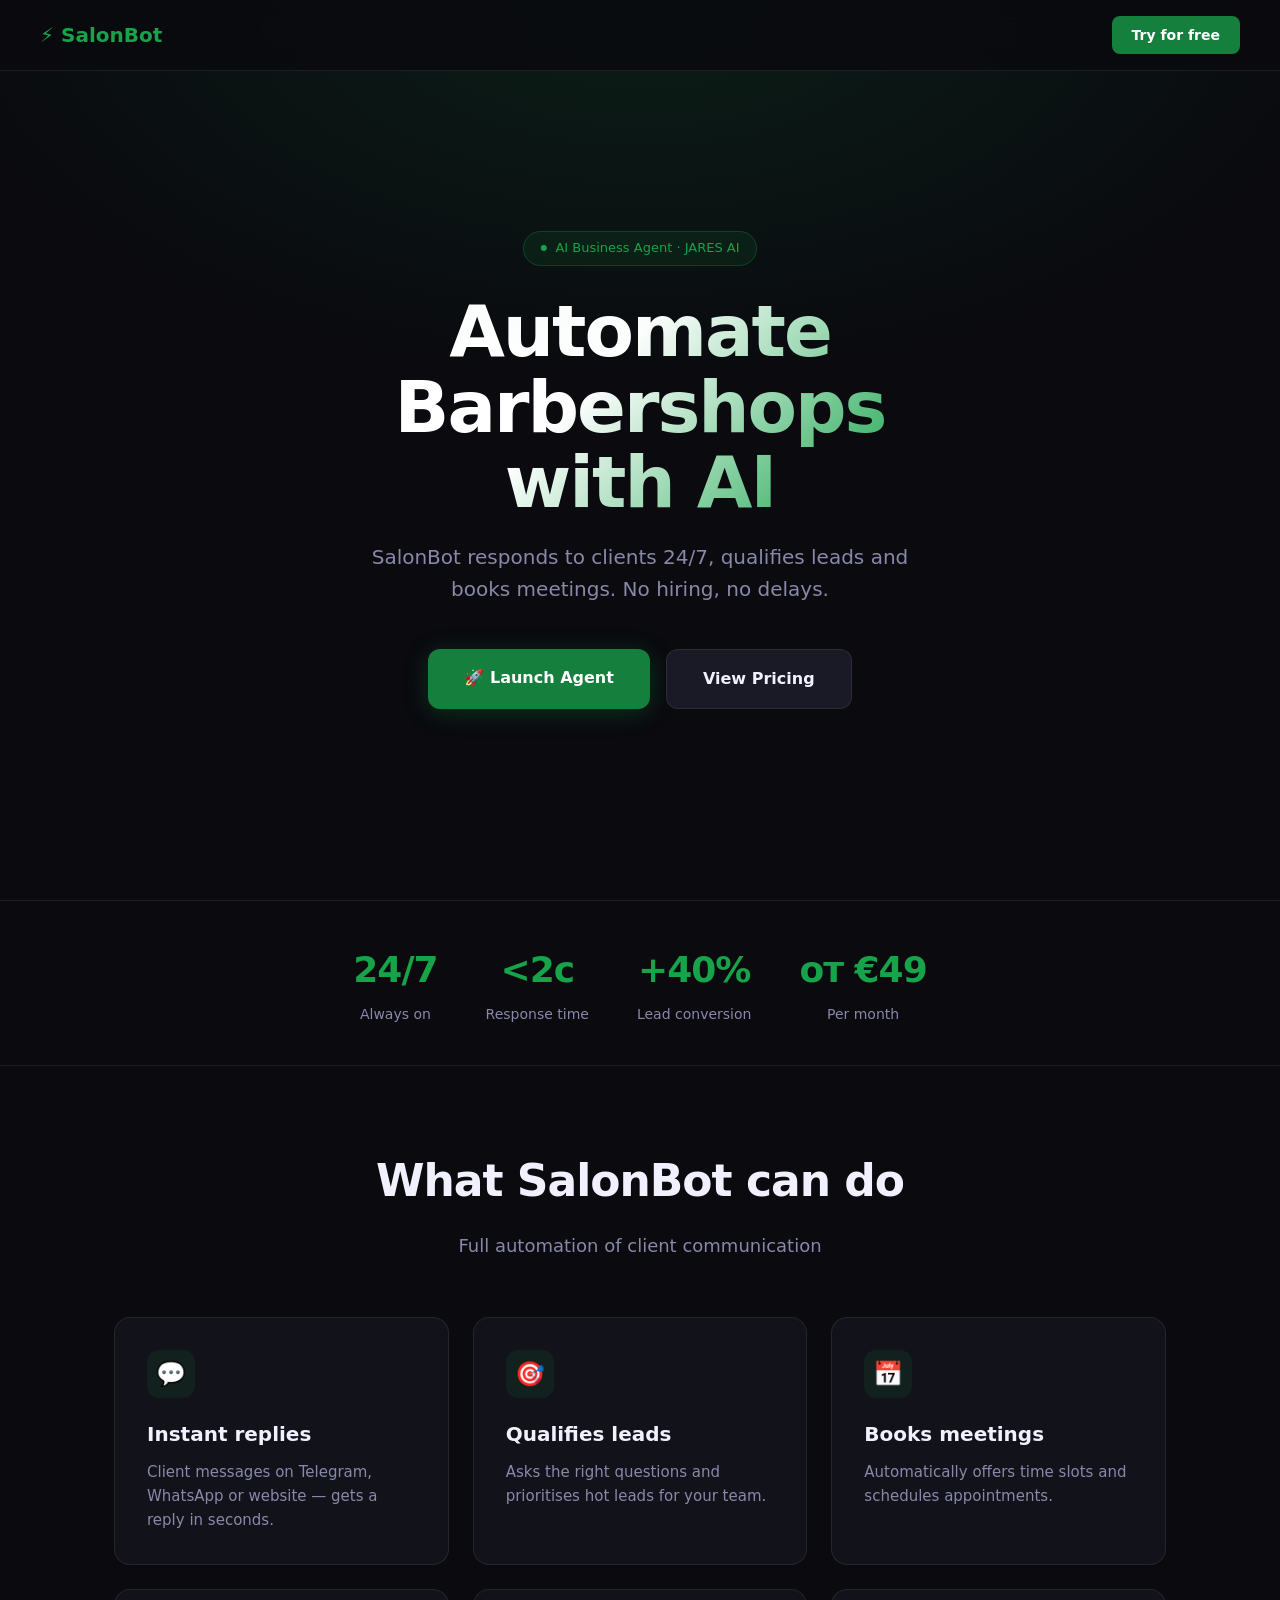
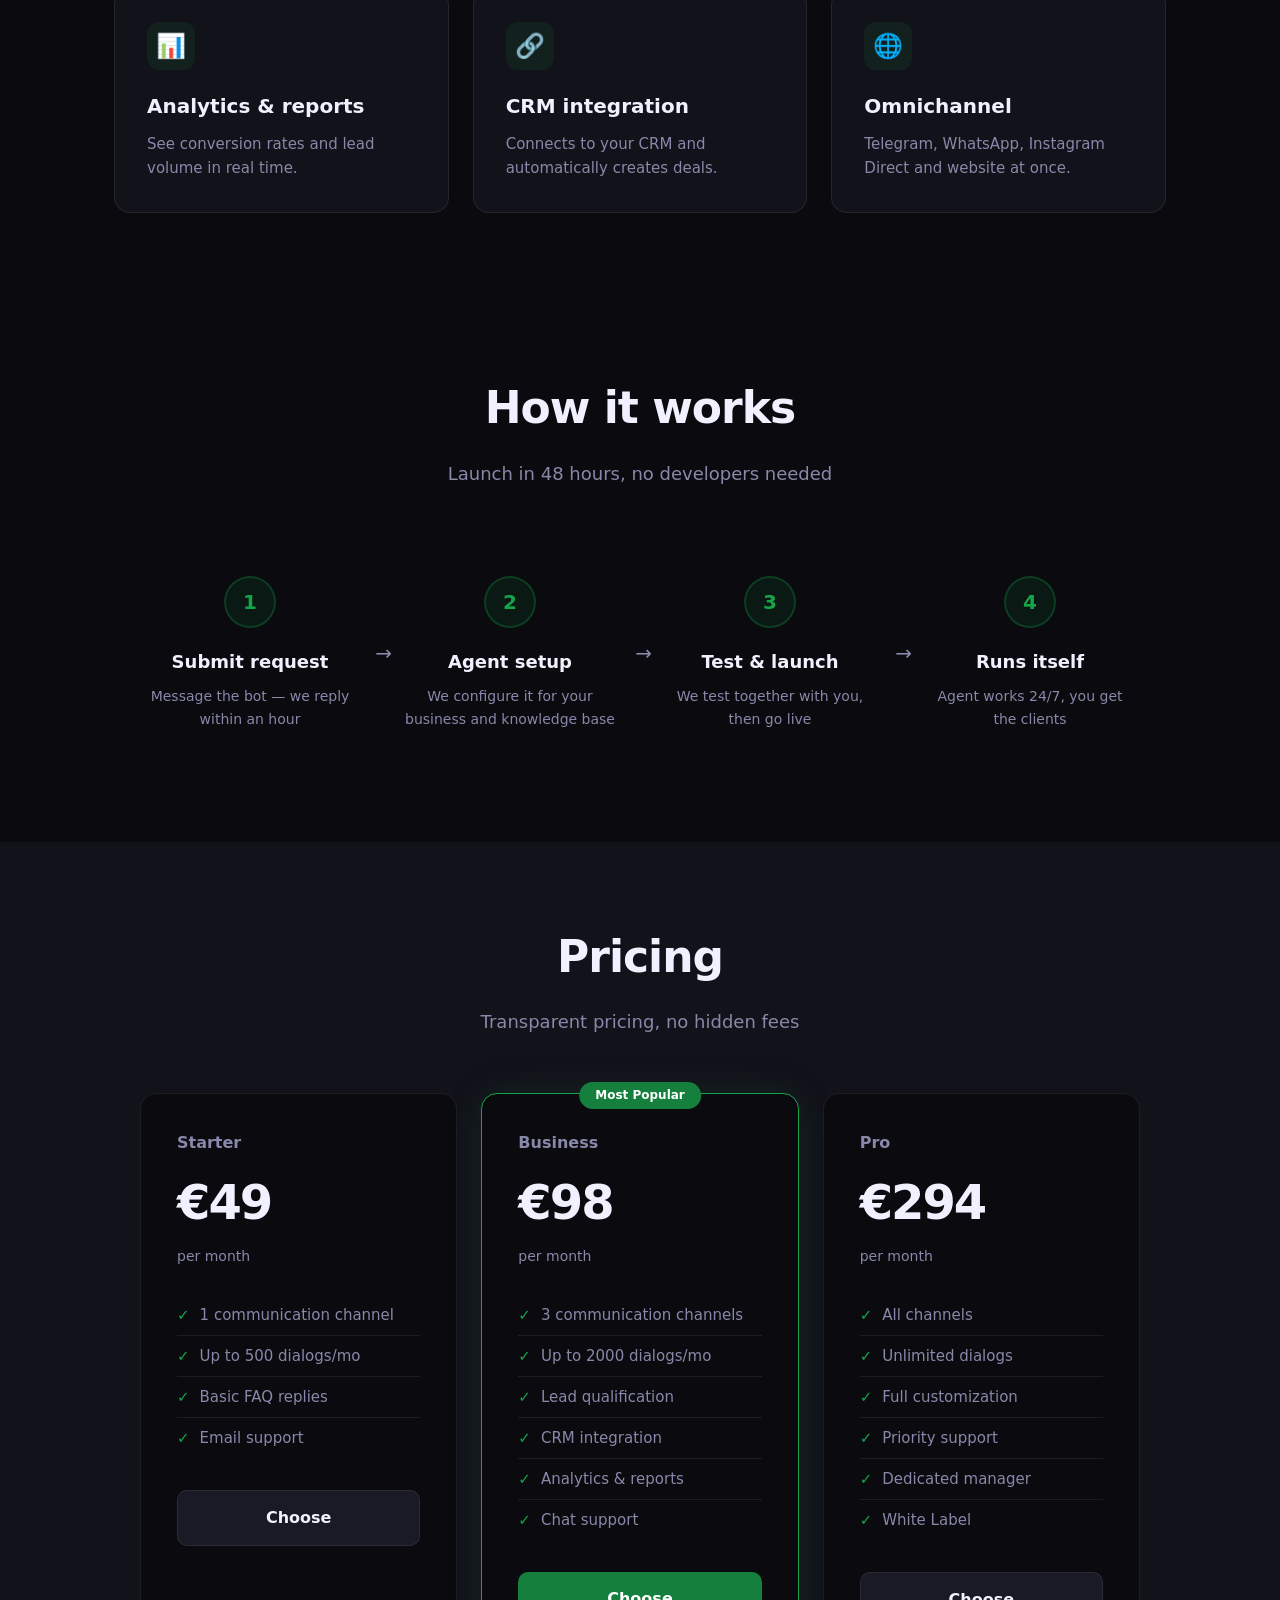
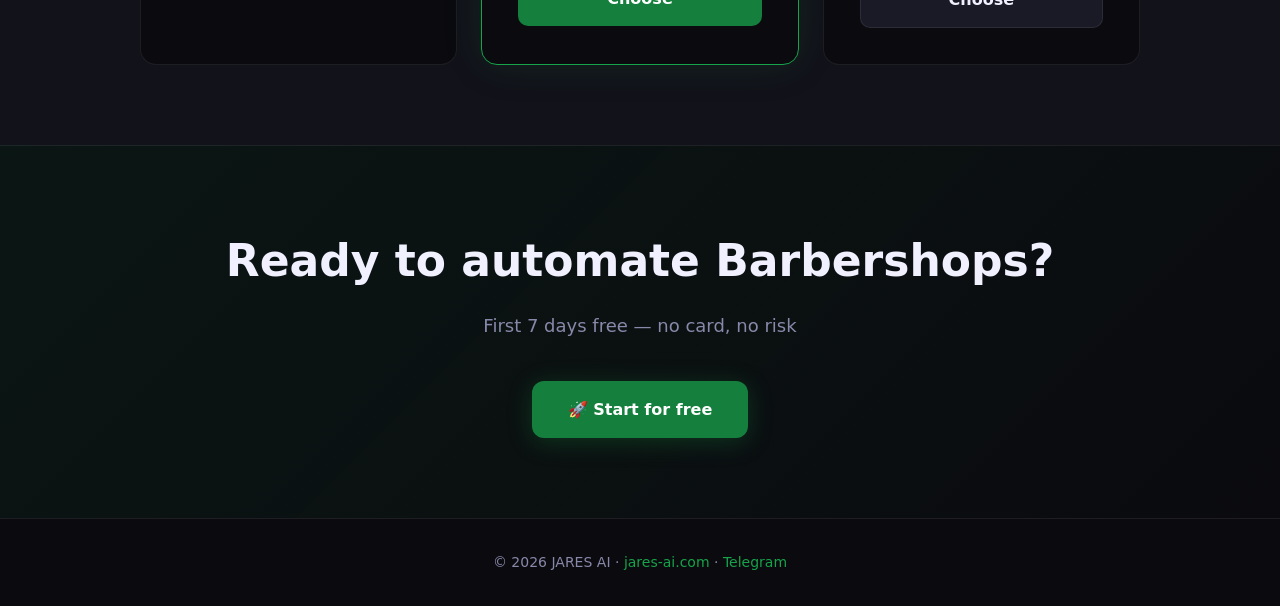
<file: salon/index.html>
<!DOCTYPE html>
<html lang="en">
<head>
<meta charset="UTF-8">
<meta name="viewport" content="width=device-width, initial-scale=1.0">
<title>SalonBot — ИИ-агент для Barbershops</title>
<style>
  :root {--accent:#16a34a;--btn:#15803d;--hover:#166534;--bg:#0a0a0f;--surface:#12121a;--surface2:#1a1a26;--text:#f0f0ff;--muted:#8888aa;--border:rgba(255,255,255,0.08);--radius:16px;}
  *,*::before,*::after{box-sizing:border-box;margin:0;padding:0;}
  html{scroll-behavior:smooth;}
  body{font-family:'Segoe UI',system-ui,sans-serif;background:var(--bg);color:var(--text);line-height:1.6;overflow-x:hidden;}
  nav{position:fixed;top:0;left:0;right:0;z-index:100;display:flex;align-items:center;justify-content:space-between;padding:16px 40px;background:rgba(10,10,15,0.85);backdrop-filter:blur(12px);border-bottom:1px solid var(--border);}
  .logo{font-size:20px;font-weight:700;color:var(--accent);}
  .nav-cta{padding:8px 20px;background:var(--btn);color:#fff;border-radius:8px;text-decoration:none;font-size:14px;font-weight:600;transition:background 0.2s;}
  .nav-cta:hover{background:var(--hover);}
  .hero{min-height:100vh;display:flex;flex-direction:column;align-items:center;justify-content:center;text-align:center;padding:120px 24px 80px;position:relative;overflow:hidden;}
  .hero::before{content:'';position:absolute;inset:0;background:radial-gradient(ellipse 80% 60% at 50% 0%,#16a34a22 0%,transparent 70%);pointer-events:none;}
  .hero-badge{display:inline-flex;align-items:center;gap:8px;padding:6px 16px;background:#16a34a1a;border:1px solid #16a34a44;border-radius:100px;font-size:13px;color:var(--accent);margin-bottom:28px;font-weight:500;}
  .hero-badge::before{content:'●';font-size:8px;animation:pulse 2s infinite;}
  @keyframes pulse{0%,100%{opacity:1}50%{opacity:0.3}}
  h1{font-size:clamp(36px,7vw,72px);font-weight:800;letter-spacing:-2px;line-height:1.05;margin-bottom:20px;background:linear-gradient(135deg,#fff 40%,#16a34a);-webkit-background-clip:text;-webkit-text-fill-color:transparent;background-clip:text;}
  .hero-sub{font-size:clamp(16px,2.5vw,20px);color:var(--muted);max-width:580px;margin-bottom:44px;}
  .hero-cta-group{display:flex;gap:16px;flex-wrap:wrap;justify-content:center;}
  .btn-primary{padding:16px 36px;background:var(--btn);color:#fff;border-radius:12px;text-decoration:none;font-size:16px;font-weight:700;transition:all 0.2s;box-shadow:0 4px 24px #16a34a40;}
  .btn-primary:hover{background:var(--hover);transform:translateY(-2px);}
  .btn-secondary{padding:16px 36px;background:var(--surface2);color:var(--text);border-radius:12px;text-decoration:none;font-size:16px;font-weight:600;border:1px solid var(--border);transition:all 0.2s;}
  .btn-secondary:hover{background:var(--surface);border-color:#16a34a44;}
  .stats{display:flex;gap:48px;flex-wrap:wrap;justify-content:center;padding:40px 24px;border-top:1px solid var(--border);border-bottom:1px solid var(--border);}
  .stat{text-align:center;}
  .stat-num{font-size:36px;font-weight:800;color:var(--accent);letter-spacing:-1px;}
  .stat-label{font-size:14px;color:var(--muted);margin-top:4px;}
  section{padding:80px 24px;max-width:1100px;margin:0 auto;}
  .section-title{text-align:center;font-size:clamp(28px,4vw,44px);font-weight:800;letter-spacing:-1px;margin-bottom:16px;}
  .section-sub{text-align:center;color:var(--muted);margin-bottom:56px;font-size:18px;}
  .features-grid{display:grid;grid-template-columns:repeat(auto-fit,minmax(300px,1fr));gap:24px;}
  .feature-card{background:var(--surface);border:1px solid var(--border);border-radius:var(--radius);padding:32px;transition:all 0.3s;}
  .feature-card:hover{border-color:#16a34a44;transform:translateY(-4px);}
  .feature-icon{width:48px;height:48px;background:#16a34a1a;border-radius:12px;display:flex;align-items:center;justify-content:center;font-size:24px;margin-bottom:20px;}
  .feature-card h3{font-size:20px;font-weight:700;margin-bottom:10px;}
  .feature-card p{color:var(--muted);font-size:15px;line-height:1.6;}
  .pricing-section{background:var(--surface);padding:80px 24px;}
  .pricing-inner{max-width:1000px;margin:0 auto;}
  .pricing-grid{display:grid;grid-template-columns:repeat(auto-fit,minmax(280px,1fr));gap:24px;margin-top:56px;}
  .plan{background:var(--bg);border:1px solid var(--border);border-radius:var(--radius);padding:36px;position:relative;transition:all 0.3s;}
  .plan.popular{border-color:var(--accent);box-shadow:0 0 40px #16a34a20;}
  .plan-badge{position:absolute;top:-12px;left:50%;transform:translateX(-50%);background:var(--btn);color:#fff;padding:4px 16px;border-radius:100px;font-size:12px;font-weight:700;white-space:nowrap;}
  .plan-name{font-size:16px;font-weight:600;color:var(--muted);margin-bottom:8px;}
  .plan-price{font-size:48px;font-weight:800;letter-spacing:-2px;color:var(--text);margin-bottom:4px;}
  .plan-period{color:var(--muted);font-size:14px;margin-bottom:28px;}
  .plan-features{list-style:none;margin-bottom:32px;}
  .plan-features li{padding:8px 0;border-bottom:1px solid var(--border);font-size:15px;color:var(--muted);display:flex;align-items:center;gap:10px;}
  .plan-features li::before{content:'✓';color:var(--accent);font-weight:700;flex-shrink:0;}
  .plan-features li:last-child{border-bottom:none;}
  .plan-btn{display:block;text-align:center;padding:14px;border-radius:10px;text-decoration:none;font-weight:700;font-size:16px;transition:all 0.2s;}
  .plan.popular .plan-btn{background:var(--btn);color:#fff;}
  .plan.popular .plan-btn:hover{background:var(--hover);}
  .plan:not(.popular) .plan-btn{background:var(--surface2);color:var(--text);border:1px solid var(--border);}
  .plan:not(.popular) .plan-btn:hover{border-color:#16a34a44;}
  .steps{display:flex;flex-wrap:wrap;justify-content:center;}
  .step{flex:1;min-width:200px;max-width:260px;text-align:center;padding:32px 24px;position:relative;}
  .step::after{content:'→';position:absolute;right:-12px;top:50%;transform:translateY(-50%);color:var(--muted);font-size:20px;}
  .step:last-child::after{display:none;}
  .step-num{width:52px;height:52px;background:#16a34a1a;border:2px solid #16a34a44;border-radius:50%;display:flex;align-items:center;justify-content:center;font-size:20px;font-weight:800;color:var(--accent);margin:0 auto 20px;}
  .step h3{font-size:18px;font-weight:700;margin-bottom:8px;}
  .step p{color:var(--muted);font-size:14px;}
  .cta-banner{text-align:center;padding:80px 24px;background:linear-gradient(135deg,#16a34a15,transparent);border-top:1px solid var(--border);}
  .cta-banner h2{font-size:clamp(28px,4vw,44px);font-weight:800;margin-bottom:16px;}
  .cta-banner p{color:var(--muted);font-size:18px;margin-bottom:40px;}
  footer{text-align:center;padding:32px 24px;border-top:1px solid var(--border);color:var(--muted);font-size:14px;}
  footer a{color:var(--accent);text-decoration:none;}
  @media(max-width:600px){nav{padding:14px 20px;}.hero{padding:100px 16px 60px;}.stats{gap:24px;padding:32px 16px;}}
</style>
</head>
<body>
<nav><div class="logo">⚡ SalonBot</div><a href="https://t.me/JaresAgentsBot" class="nav-cta">Try for free</a></nav>
<div class="hero">
  <div class="hero-badge">AI Business Agent · JARES AI</div>
  <h1>Automate<br>Barbershops<br>with AI</h1>
  <p class="hero-sub">SalonBot responds to clients 24/7, qualifies leads and books meetings. No hiring, no delays.</p>
  <div class="hero-cta-group">
    <a href="https://t.me/JaresAgentsBot" class="btn-primary">🚀 Launch Agent</a>
    <a href="#pricing" class="btn-secondary">View Pricing</a>
  </div>
</div>
<div class="stats">
  <div class="stat"><div class="stat-num">24/7</div><div class="stat-label">Always on</div></div>
  <div class="stat"><div class="stat-num">&lt;2с</div><div class="stat-label">Response time</div></div>
  <div class="stat"><div class="stat-num">+40%</div><div class="stat-label">Lead conversion</div></div>
  <div class="stat"><div class="stat-num">от €49</div><div class="stat-label">Per month</div></div>
</div>
<section id="features">
  <h2 class="section-title">What SalonBot can do</h2>
  <p class="section-sub">Full automation of client communication</p>
  <div class="features-grid">
    <div class="feature-card"><div class="feature-icon">💬</div><h3>Instant replies</h3><p>Client messages on Telegram, WhatsApp or website — gets a reply in seconds.</p></div>
    <div class="feature-card"><div class="feature-icon">🎯</div><h3>Qualifies leads</h3><p>Asks the right questions and prioritises hot leads for your team.</p></div>
    <div class="feature-card"><div class="feature-icon">📅</div><h3>Books meetings</h3><p>Automatically offers time slots and schedules appointments.</p></div>
    <div class="feature-card"><div class="feature-icon">📊</div><h3>Analytics & reports</h3><p>See conversion rates and lead volume in real time.</p></div>
    <div class="feature-card"><div class="feature-icon">🔗</div><h3>CRM integration</h3><p>Connects to your CRM and automatically creates deals.</p></div>
    <div class="feature-card"><div class="feature-icon">🌐</div><h3>Omnichannel</h3><p>Telegram, WhatsApp, Instagram Direct and website at once.</p></div>
  </div>
</section>
<section id="how">
  <h2 class="section-title">How it works</h2>
  <p class="section-sub">Launch in 48 hours, no developers needed</p>
  <div class="steps">
    <div class="step"><div class="step-num">1</div><h3>Submit request</h3><p>Message the bot — we reply within an hour</p></div>
    <div class="step"><div class="step-num">2</div><h3>Agent setup</h3><p>We configure it for your business and knowledge base</p></div>
    <div class="step"><div class="step-num">3</div><h3>Test & launch</h3><p>We test together with you, then go live</p></div>
    <div class="step"><div class="step-num">4</div><h3>Runs itself</h3><p>Agent works 24/7, you get the clients</p></div>
  </div>
</section>
<div class="pricing-section" id="pricing">
  <div class="pricing-inner">
    <h2 class="section-title">Pricing</h2>
    <p class="section-sub">Transparent pricing, no hidden fees</p>
    <div class="pricing-grid">
      <div class="plan">
        <div class="plan-name">Starter</div><div class="plan-price">€49</div><div class="plan-period">per month</div>
        <ul class="plan-features"><li>1 communication channel</li><li>Up to 500 dialogs/mo</li><li>Basic FAQ replies</li><li>Email support</li></ul>
        <a href="https://t.me/JaresAgentsBot" class="plan-btn">Choose</a>
      </div>
      <div class="plan popular">
        <div class="plan-badge">Most Popular</div>
        <div class="plan-name">Business</div><div class="plan-price">€98</div><div class="plan-period">per month</div>
        <ul class="plan-features"><li>3 communication channels</li><li>Up to 2000 dialogs/mo</li><li>Lead qualification</li><li>CRM integration</li><li>Analytics & reports</li><li>Chat support</li></ul>
        <a href="https://t.me/JaresAgentsBot" class="plan-btn">Choose</a>
      </div>
      <div class="plan">
        <div class="plan-name">Pro</div><div class="plan-price">€294</div><div class="plan-period">per month</div>
        <ul class="plan-features"><li>All channels</li><li>Unlimited dialogs</li><li>Full customization</li><li>Priority support</li><li>Dedicated manager</li><li>White Label</li></ul>
        <a href="https://t.me/JaresAgentsBot" class="plan-btn">Choose</a>
      </div>
    </div>
  </div>
</div>
<div class="cta-banner">
  <h2>Ready to automate Barbershops?</h2>
  <p>First 7 days free — no card, no risk</p>
  <a href="https://t.me/JaresAgentsBot" class="btn-primary" style="display:inline-block">🚀 Start for free</a>
</div>
<footer><p>© 2026 JARES AI · <a href="https://jares-ai.com">jares-ai.com</a> · <a href="https://t.me/JaresAgentsBot">Telegram</a></p></footer>
</body>
</html>
</file>
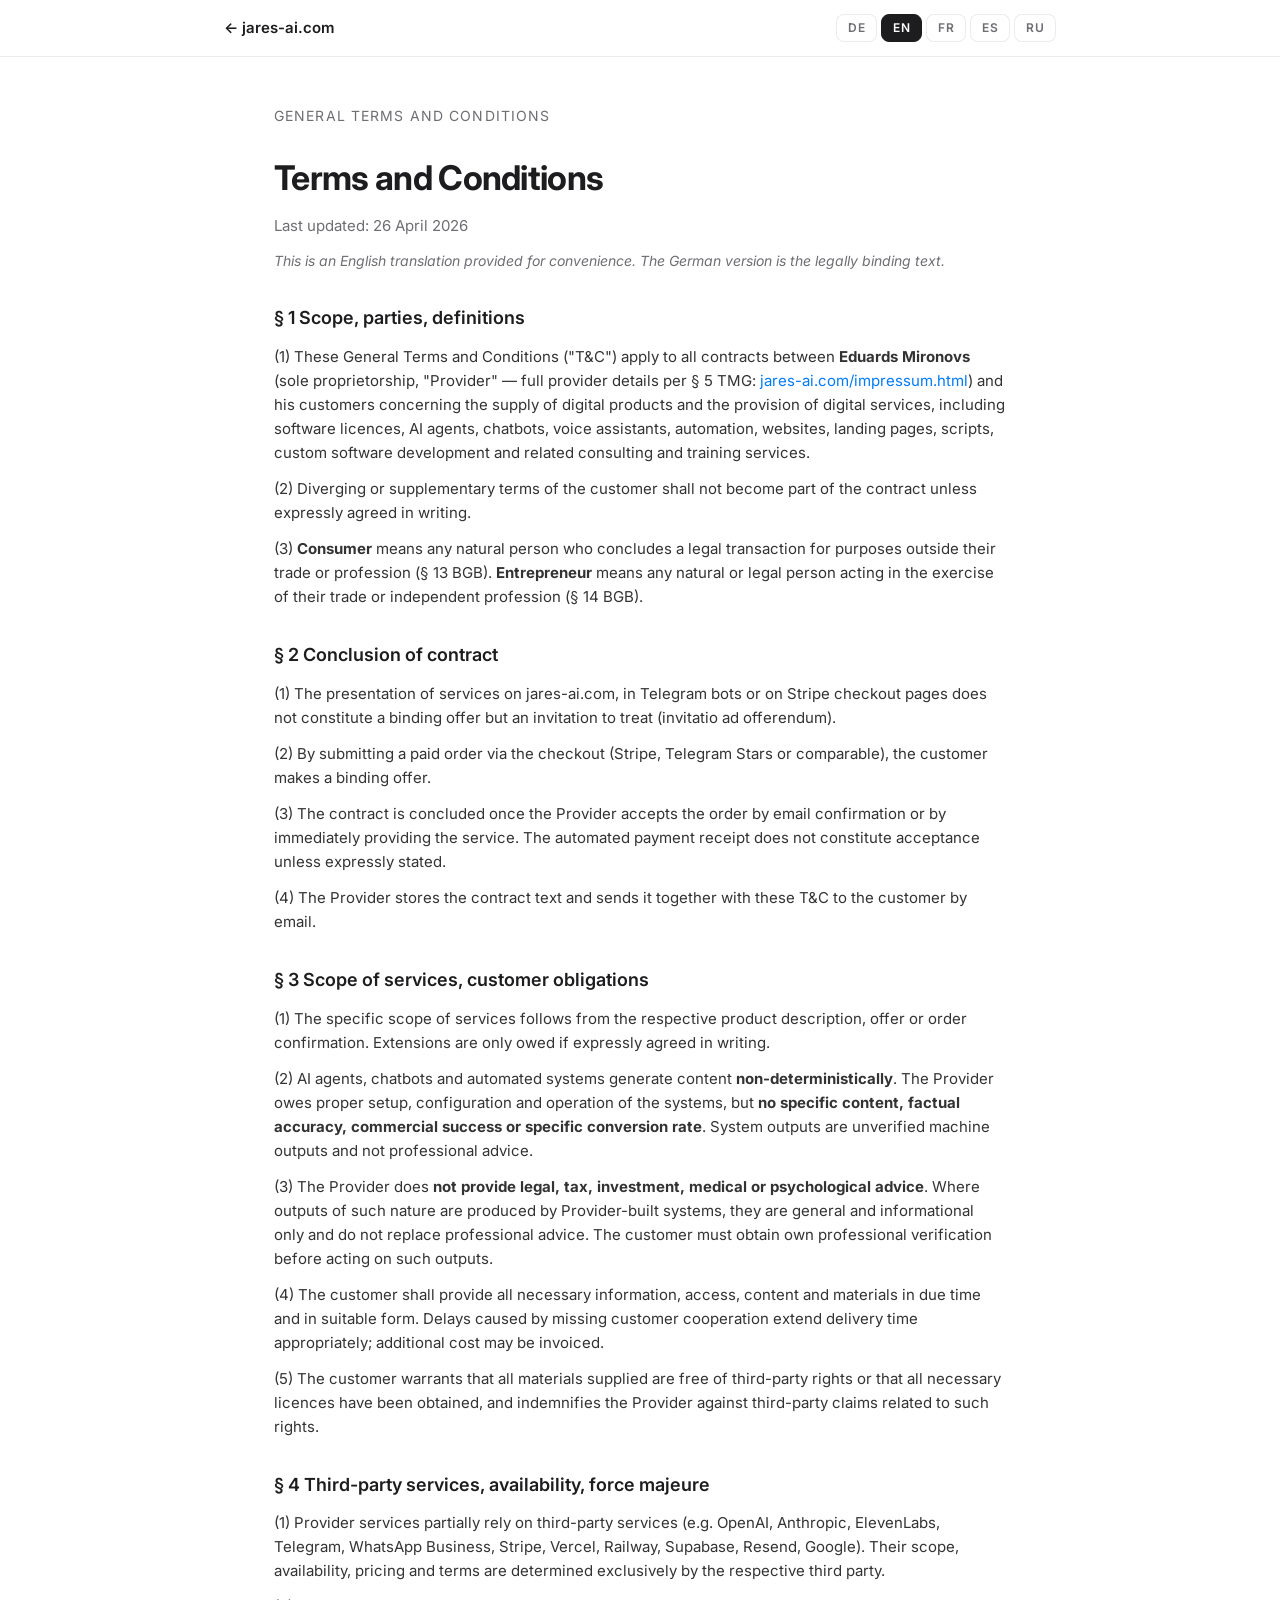
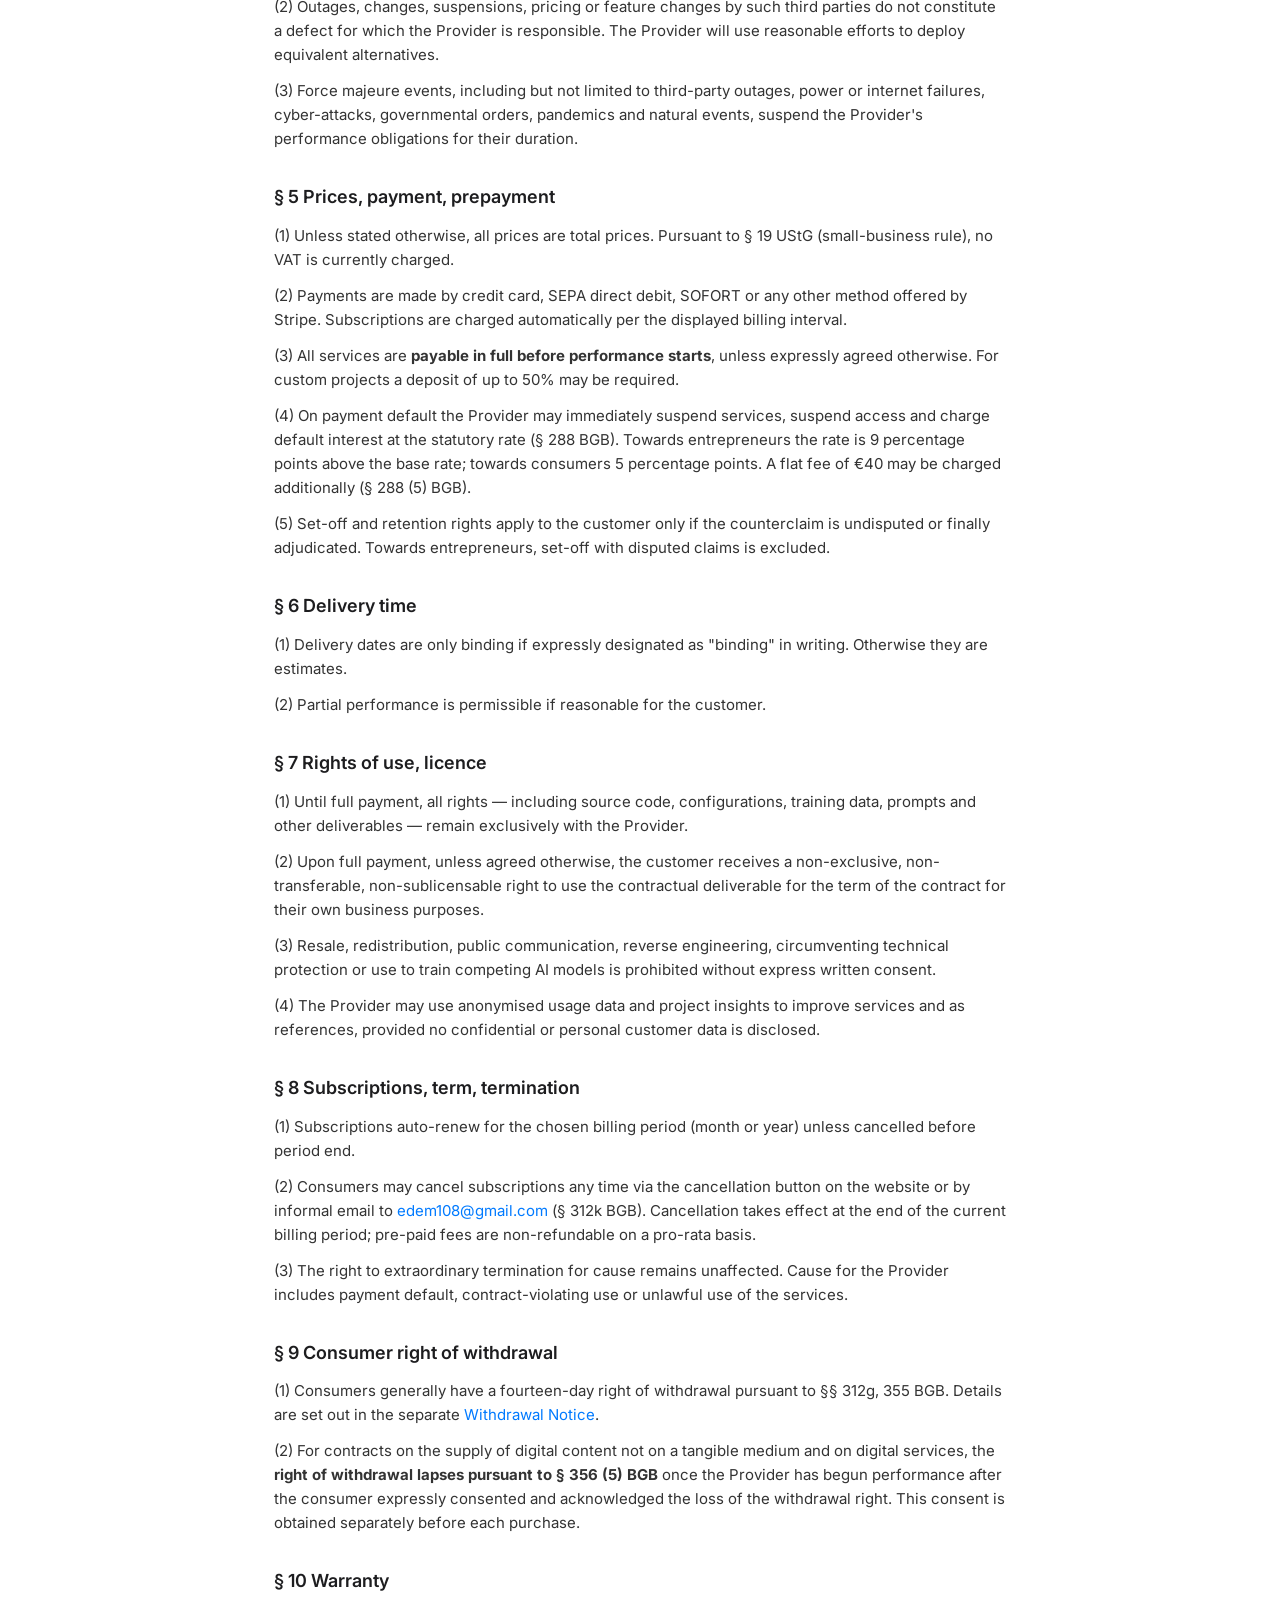
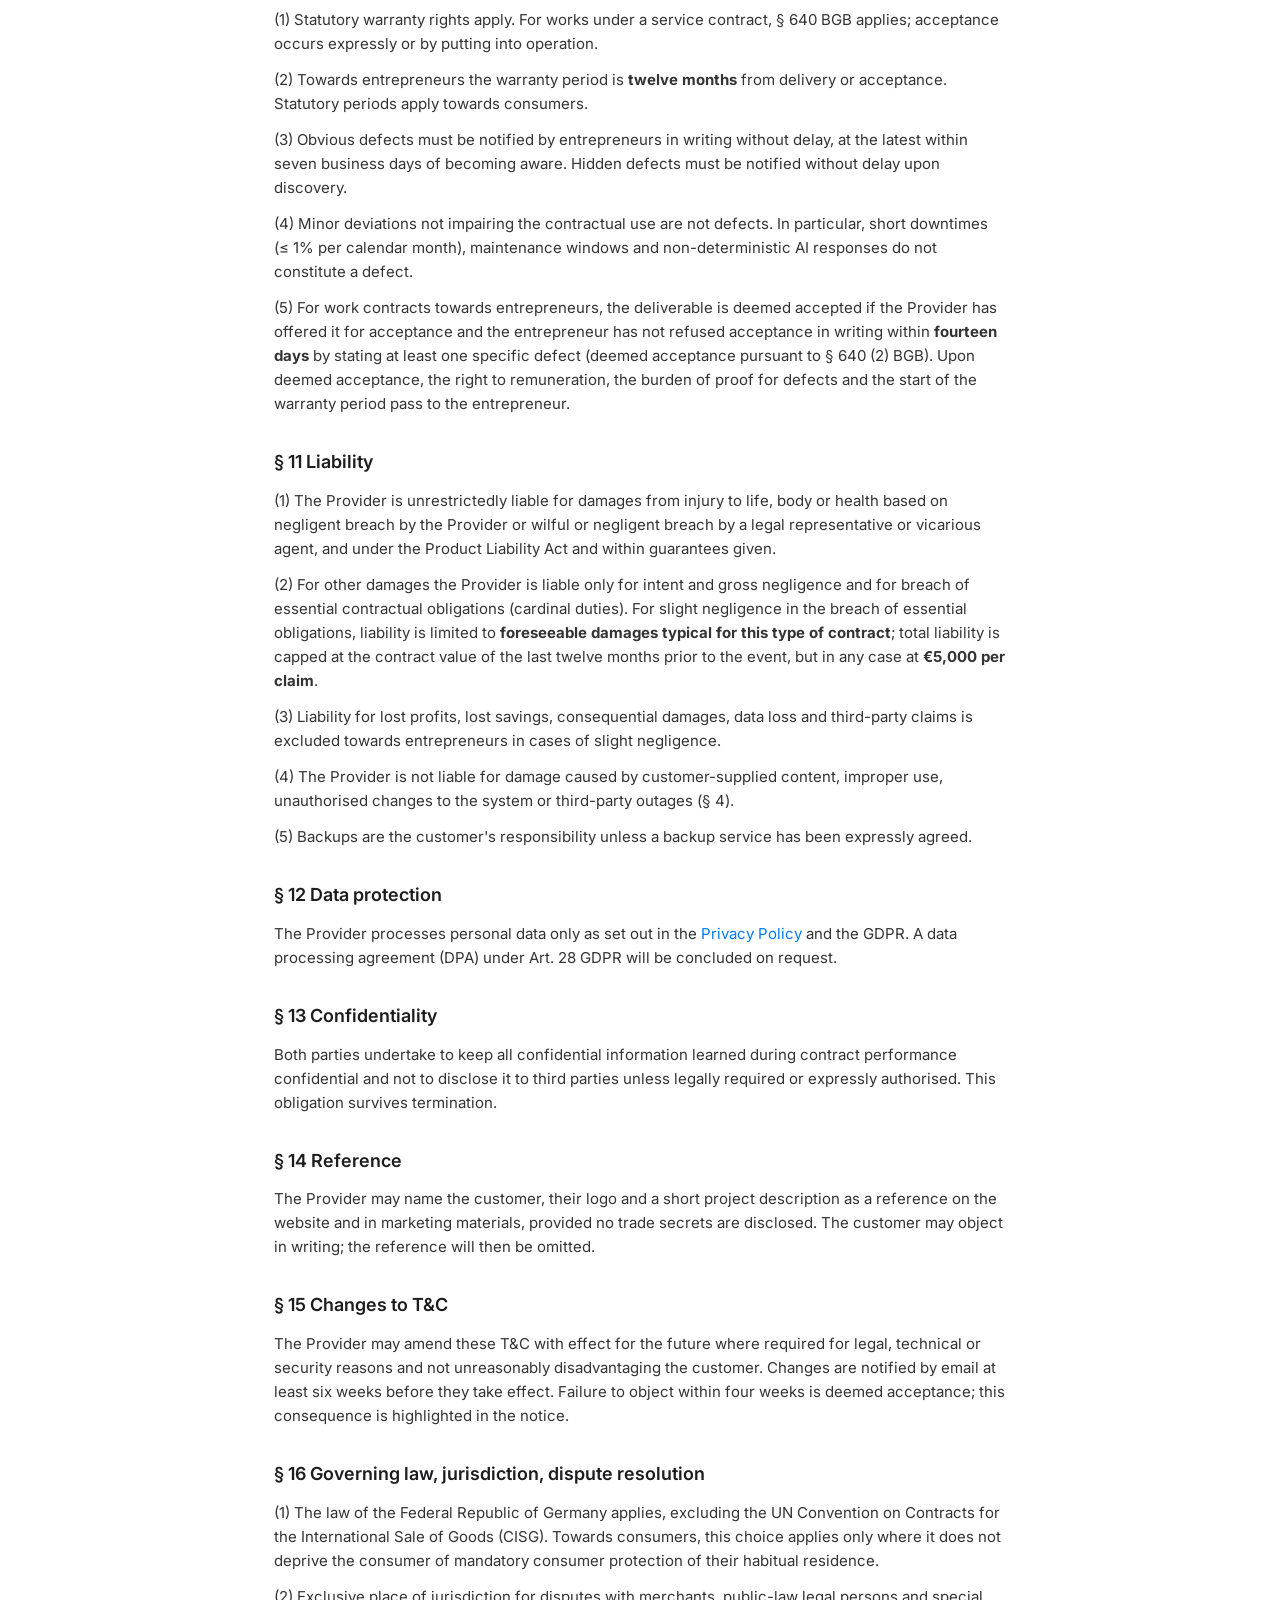
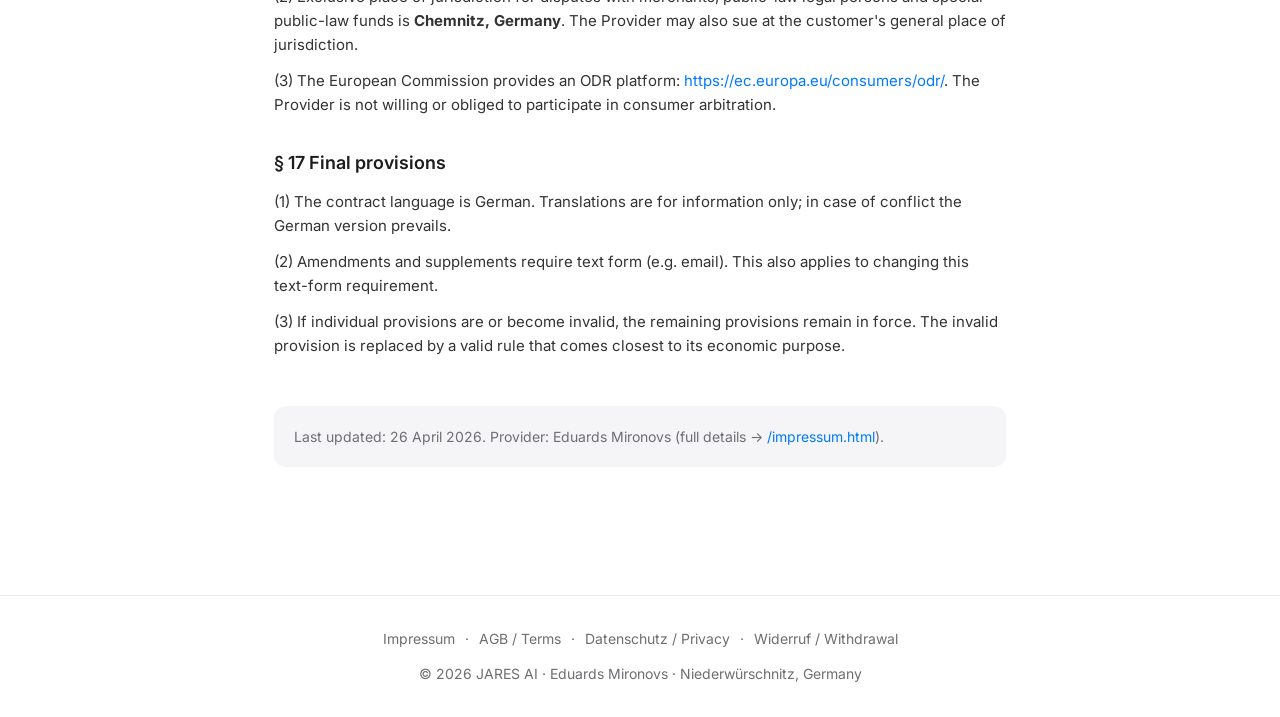
<file: agb.html>
<!DOCTYPE html>
<html lang="de">
<head>
<meta charset="UTF-8">
<meta name="viewport" content="width=device-width, initial-scale=1.0">
<title>AGB — JARES AI</title>
<meta name="description" content="Allgemeine Geschäftsbedingungen für jares-ai.com / Eduards Mironovs.">
<meta name="robots" content="index, follow">
<link rel="icon" type="image/svg+xml" href="/favicon.svg">
<link rel="apple-touch-icon" href="/apple-touch-icon.svg">
<meta name="theme-color" content="#0A84FF">
<link rel="preconnect" href="https://fonts.googleapis.com">
<link rel="preconnect" href="https://fonts.gstatic.com" crossorigin>
<link href="https://fonts.googleapis.com/css2?family=Inter:wght@400;500;600;700&display=swap" rel="stylesheet">
<style>
  *,*::before,*::after{box-sizing:border-box;margin:0;padding:0}
  :root{--ink:#1d1d1f;--gray:#6e6e73;--light:#f5f5f7;--blue:#007AFF;--border:rgba(0,0,0,0.08)}
  html{scroll-behavior:smooth}
  body{font-family:'Inter','Helvetica Neue',Helvetica,Arial,sans-serif;color:var(--ink);background:#fff;line-height:1.6;-webkit-font-smoothing:antialiased}
  header{position:sticky;top:0;background:rgba(255,255,255,0.92);backdrop-filter:saturate(180%) blur(14px);border-bottom:1px solid var(--border);z-index:10}
  .head-wrap{max-width:880px;margin:0 auto;padding:14px 24px;display:flex;align-items:center;justify-content:space-between;gap:16px;flex-wrap:wrap}
  .back{color:var(--ink);text-decoration:none;font-weight:600;font-size:15px}
  .back:hover{color:var(--blue)}
  .langs{display:flex;gap:4px}
  .langs button{font:600 12px/1 'Inter',sans-serif;padding:7px 11px;border:1px solid var(--border);background:#fff;color:var(--gray);border-radius:8px;cursor:pointer;letter-spacing:.04em}
  .langs button.active{background:var(--ink);color:#fff;border-color:var(--ink)}
  main{max-width:780px;margin:0 auto;padding:48px 24px 80px}
  article{display:none}
  article.active{display:block}
  h1{font-size:34px;font-weight:700;letter-spacing:-0.02em;margin-bottom:8px}
  .eyebrow{color:var(--gray);font-size:14px;text-transform:uppercase;letter-spacing:.08em;margin-bottom:24px}
  h2{font-size:18px;font-weight:600;margin:32px 0 12px;color:var(--ink)}
  h3{font-size:15px;font-weight:600;margin:18px 0 8px;color:var(--ink)}
  p{margin-bottom:12px;color:#333;font-size:15px}
  ul,ol{margin:6px 0 12px 22px;color:#333;font-size:15px}
  li{margin-bottom:5px}
  a{color:var(--blue);text-decoration:none}
  a:hover{text-decoration:underline}
  .clause-num{color:var(--gray);font-weight:500;margin-right:6px}
  .meta-note{margin-top:48px;padding:20px;background:var(--light);border-radius:12px;font-size:14px;color:var(--gray);line-height:1.55}
  .important{padding:14px 18px;background:#fff7e6;border-left:3px solid #ffb020;border-radius:6px;font-size:14.5px;color:#5a4500;margin:14px 0}
  footer{border-top:1px solid var(--border);margin-top:48px;padding:32px 24px;text-align:center;color:var(--gray);font-size:14px}
  footer .legal-links{margin-bottom:12px;display:flex;flex-wrap:wrap;gap:10px;justify-content:center}
  footer a{color:var(--gray)}
  footer a:hover{color:var(--ink)}
  @media (max-width:540px){h1{font-size:28px}.head-wrap{padding:12px 18px}main{padding:32px 18px 60px}}
</style>
</head>
<body>

<header>
  <div class="head-wrap">
    <a class="back" href="/">← jares-ai.com</a>
    <nav class="langs" aria-label="Language">
      <button data-lang="de" class="active">DE</button>
      <button data-lang="en">EN</button>
      <button data-lang="fr">FR</button>
      <button data-lang="es">ES</button>
      <button data-lang="ru">RU</button>
    </nav>
  </div>
</header>

<main>

<!-- ═════════════ DE (rechtlich verbindlich) ═════════════ -->
<article lang="de" class="active">
  <div class="eyebrow">Allgemeine Geschäftsbedingungen</div>
  <h1>AGB</h1>
  <p style="color:var(--gray)">Stand: 26.04.2026</p>

  <h2>§ 1 Geltungsbereich, Vertragspartner, Begriffsbestimmungen</h2>
  <p><span class="clause-num">(1)</span> Diese Allgemeinen Geschäftsbedingungen (nachfolgend „AGB") gelten für sämtliche Verträge zwischen <strong>Eduards Mironovs</strong> (Einzelunternehmen, nachfolgend „Anbieter" — vollständige Anbieterangaben gemäß § 5 TMG: <a href="/impressum.html">jares-ai.com/impressum.html</a>) und seinen Kunden über die Lieferung digitaler Produkte und die Erbringung digitaler Dienstleistungen, einschließlich Software-Lizenzen, KI-Agenten, Chatbots, Sprach-Assistenten, Automatisierungslösungen, Webseiten, Landingpages, Skripten, individueller Softwareentwicklung sowie damit verbundener Beratungs- und Schulungsleistungen.</p>
  <p><span class="clause-num">(2)</span> Abweichende, entgegenstehende oder ergänzende Geschäftsbedingungen des Kunden werden nicht Vertragsbestandteil, es sei denn, ihrer Geltung wird ausdrücklich schriftlich zugestimmt. Diese AGB gelten auch dann ausschließlich, wenn der Anbieter in Kenntnis entgegenstehender Geschäftsbedingungen des Kunden Leistungen vorbehaltlos erbringt.</p>
  <p><span class="clause-num">(3)</span> <strong>Verbraucher</strong> im Sinne dieser AGB ist jede natürliche Person, die ein Rechtsgeschäft zu Zwecken abschließt, die überwiegend weder ihrer gewerblichen noch ihrer selbständigen beruflichen Tätigkeit zugerechnet werden können (§ 13 BGB). <strong>Unternehmer</strong> ist jede natürliche oder juristische Person oder rechtsfähige Personengesellschaft, die bei Abschluss des Vertrags in Ausübung ihrer gewerblichen oder selbständigen beruflichen Tätigkeit handelt (§ 14 BGB).</p>

  <h2>§ 2 Vertragsschluss</h2>
  <p><span class="clause-num">(1)</span> Die Darstellung von Leistungen auf der Website jares-ai.com, in Telegram-Bots des Anbieters oder auf Stripe-Bezahlseiten stellt kein bindendes Angebot dar, sondern eine Aufforderung an den Kunden, ein Angebot abzugeben (invitatio ad offerendum).</p>
  <p><span class="clause-num">(2)</span> Mit Absenden einer kostenpflichtigen Bestellung über die Bezahlseite (Stripe-Checkout, Telegram-Stars oder vergleichbare Schnittstelle) gibt der Kunde ein verbindliches Angebot ab.</p>
  <p><span class="clause-num">(3)</span> Der Vertrag kommt zustande, sobald der Anbieter die Bestellung durch Bestätigung per E-Mail oder durch unmittelbare Bereitstellung der Leistung annimmt. Die automatische Eingangsbestätigung der Zahlung stellt noch keine Vertragsannahme dar, sofern dies darin nicht ausdrücklich erklärt wird.</p>
  <p><span class="clause-num">(4)</span> Der Vertragstext wird vom Anbieter gespeichert und dem Kunden zusammen mit den AGB per E-Mail zugesendet.</p>

  <h2>§ 3 Leistungsumfang, Mitwirkungspflichten</h2>
  <p><span class="clause-num">(1)</span> Der konkrete Leistungsumfang ergibt sich aus der jeweiligen Produktbeschreibung, dem Angebot oder der Auftragsbestätigung. Erweiterungen, Anpassungen oder zusätzliche Funktionen sind nur dann geschuldet, wenn sie ausdrücklich vereinbart und schriftlich bestätigt wurden.</p>
  <p><span class="clause-num">(2)</span> KI-Agenten, Chatbots und automatisierte Systeme erzeugen Inhalte und Antworten <strong>nicht-deterministisch</strong>. Der Anbieter schuldet das fachgerechte Aufsetzen, Konfigurieren und Betreiben der Systeme, jedoch <strong>keinen bestimmten Inhalt, Wahrheitsgehalt, kommerziellen Erfolg oder eine bestimmte Conversion-Rate</strong>. Vom System erzeugte Aussagen sind ungeprüfte Maschineneingaben und keine fachliche Beratung.</p>
  <p><span class="clause-num">(3)</span> Der Anbieter erbringt <strong>keine Rechts-, Steuer-, Anlage-, medizinische oder psychologische Beratung</strong>. Soweit Inhalte solcher Art durch ein vom Anbieter gebautes System ausgegeben werden, sind sie ausschließlich allgemeiner und informativer Natur und ersetzen keine professionelle Beratung. Der Kunde ist verpflichtet, eigene fachliche Prüfung sicherzustellen, bevor er auf solche Ausgaben hin Entscheidungen trifft.</p>
  <p><span class="clause-num">(4)</span> Der Kunde stellt dem Anbieter alle für die Vertragsdurchführung erforderlichen Informationen, Zugänge, Inhalte und Materialien rechtzeitig, vollständig und in geeigneter Form zur Verfügung. Verzögert sich die Leistungserbringung wegen fehlender Mitwirkung des Kunden, verlängert sich die Lieferzeit angemessen; etwaiger zusätzlicher Aufwand kann dem Kunden in Rechnung gestellt werden.</p>
  <p><span class="clause-num">(5)</span> Der Kunde sichert zu, dass alle von ihm überlassenen Inhalte (Texte, Bilder, Marken, Daten) frei von Rechten Dritter sind oder die erforderlichen Lizenzen vorliegen. Der Kunde stellt den Anbieter im Innenverhältnis von sämtlichen Ansprüchen Dritter wegen Verletzung solcher Rechte frei.</p>

  <h2>§ 4 Drittanbieter, Verfügbarkeit, höhere Gewalt</h2>
  <p><span class="clause-num">(1)</span> Die Leistungen des Anbieters basieren teilweise auf Diensten Dritter (z.&nbsp;B. OpenAI, Anthropic, ElevenLabs, Telegram, WhatsApp Business, Stripe, Vercel, Railway, Supabase, Resend, Google). Funktionsumfang, Verfügbarkeit, Preise und Nutzungsbedingungen dieser Dienste werden ausschließlich vom jeweiligen Drittanbieter bestimmt.</p>
  <p><span class="clause-num">(2)</span> Ausfälle, Änderungen, Sperren, Tarif- oder Preisänderungen sowie Funktionsbeschränkungen seitens dieser Drittanbieter stellen keinen Leistungsmangel im Verantwortungsbereich des Anbieters dar. Der Anbieter wird sich im Rahmen des Zumutbaren bemühen, gleichwertige Alternativen einzusetzen.</p>
  <p><span class="clause-num">(3)</span> Höhere Gewalt, einschließlich, aber nicht beschränkt auf Ausfälle von Drittdiensten, Stromausfälle, Internetausfälle, Cyberangriffe, behördliche Anordnungen, Pandemien und Naturereignisse, befreien den Anbieter für die Dauer der Behinderung von der Leistungspflicht.</p>

  <h2>§ 5 Preise, Zahlung, Vorkasse</h2>
  <p><span class="clause-num">(1)</span> Alle Preise sind, soweit nicht anders angegeben, Endpreise. Gemäß § 19 UStG (Kleinunternehmerregelung) wird derzeit keine Umsatzsteuer berechnet. Eine spätere Änderung der Steuerregelung wird auf Rechnungen ausgewiesen.</p>
  <p><span class="clause-num">(2)</span> Zahlungen erfolgen in der Regel per Kreditkarte, SEPA-Lastschrift, SOFORT oder anderer durch Stripe angebotener Methoden. Bei Abonnements wird die Zahlung gemäß den auf der Bezahlseite ausgewiesenen Intervallen automatisch eingezogen.</p>
  <p><span class="clause-num">(3)</span> Sämtliche Leistungen sind <strong>vor Beginn der Erbringung vollständig zu zahlen</strong>, soweit nicht ausdrücklich etwas anderes vereinbart wurde. Bei Individualprojekten kann eine Anzahlung von bis zu 50% des Gesamtbetrags zur Auftragsannahme verlangt werden.</p>
  <p><span class="clause-num">(4)</span> Bei Zahlungsverzug ist der Anbieter berechtigt, die Leistungserbringung sofort einzustellen, Zugänge zu sperren und Verzugszinsen in gesetzlicher Höhe (§ 288 BGB) zu verlangen. Gegenüber Unternehmern beträgt der Verzugszinssatz neun Prozentpunkte über dem Basiszinssatz; gegenüber Verbrauchern fünf Prozentpunkte. Eine Pauschale gemäß § 288 Abs. 5 BGB in Höhe von 40&nbsp;€ kann zusätzlich erhoben werden.</p>
  <p><span class="clause-num">(5)</span> Aufrechnungs- und Zurückbehaltungsrechte stehen dem Kunden nur zu, wenn seine Gegenforderung rechtskräftig festgestellt oder unbestritten ist. Gegenüber Unternehmern ist die Aufrechnung mit bestrittenen Gegenforderungen ausgeschlossen.</p>

  <h2>§ 6 Lieferzeit, Leistungstermine</h2>
  <p><span class="clause-num">(1)</span> Lieferfristen und Leistungstermine sind nur dann verbindlich, wenn sie ausdrücklich schriftlich als „verbindlich" bezeichnet wurden. Im Übrigen handelt es sich um voraussichtliche Termine.</p>
  <p><span class="clause-num">(2)</span> Teilleistungen sind zulässig, soweit sie für den Kunden zumutbar sind.</p>

  <h2>§ 7 Nutzungsrechte, Lizenz</h2>
  <p><span class="clause-num">(1)</span> Bis zur vollständigen Bezahlung verbleiben sämtliche Rechte, einschließlich Quellcode, Konfigurationen, Trainingsdaten, Prompts und sonstiger Arbeitsergebnisse, ausschließlich beim Anbieter.</p>
  <p><span class="clause-num">(2)</span> Mit vollständiger Bezahlung erhält der Kunde, sofern nicht abweichend vereinbart, ein einfaches, nicht ausschließliches, zeitlich auf die Vertragslaufzeit beschränktes, nicht übertragbares und nicht unterlizenzierbares Nutzungsrecht an der vertragsgegenständlichen Leistung für seine eigenen geschäftlichen Zwecke.</p>
  <p><span class="clause-num">(3)</span> Die Weitergabe, der Wiederverkauf, die öffentliche Zugänglichmachung, das Reverse Engineering, das Umgehen technischer Schutzmaßnahmen sowie die Nutzung zum Aufbau konkurrierender KI-Modelle sind ohne ausdrückliche schriftliche Zustimmung des Anbieters untersagt.</p>
  <p><span class="clause-num">(4)</span> Der Anbieter ist berechtigt, anonymisierte Nutzungsdaten und Erkenntnisse aus Projekten zur Verbesserung seiner Dienste sowie zu Referenzzwecken zu verwenden, sofern hierdurch keine vertraulichen oder personenbezogenen Daten des Kunden offengelegt werden.</p>

  <h2>§ 8 Abonnements, Laufzeit, Kündigung</h2>
  <p><span class="clause-num">(1)</span> Abonnements verlängern sich automatisch um den jeweils gewählten Abrechnungszeitraum (Monat oder Jahr), sofern sie nicht zum Ende des laufenden Zeitraums gekündigt werden.</p>
  <p><span class="clause-num">(2)</span> Verbraucher können Abonnements gemäß §&nbsp;312k BGB jederzeit über den Kündigungs-Button auf der Website oder durch formlose E-Mail an <a href="mailto:edem108@gmail.com">edem108@gmail.com</a> kündigen. Die Kündigung wird zum Ende des laufenden Abrechnungszeitraums wirksam; bereits gezahlte Entgelte werden nicht anteilig erstattet.</p>
  <p><span class="clause-num">(3)</span> Das Recht zur außerordentlichen Kündigung aus wichtigem Grund bleibt unberührt. Ein wichtiger Grund liegt für den Anbieter insbesondere bei Zahlungsverzug, vertragswidriger Nutzung oder rechtsverletzender Verwendung der Leistungen vor.</p>

  <h2>§ 9 Widerrufsrecht für Verbraucher</h2>
  <p><span class="clause-num">(1)</span> Verbraucher haben grundsätzlich ein vierzehntägiges Widerrufsrecht gemäß §§&nbsp;312g, 355 BGB. Die Einzelheiten ergeben sich aus der separaten <a href="/widerrufsbelehrung.html">Widerrufsbelehrung</a>.</p>
  <p><span class="clause-num">(2)</span> Bei Verträgen über die Lieferung von nicht auf einem körperlichen Datenträger befindlichen digitalen Inhalten und über die Erbringung digitaler Dienstleistungen <strong>erlischt das Widerrufsrecht gemäß § 356 Abs. 5 BGB</strong>, wenn der Anbieter mit der Vertragsausführung begonnen hat, nachdem der Kunde ausdrücklich zugestimmt und seine Kenntnis vom Erlöschen seines Widerrufsrechts bestätigt hat. Diese Zustimmung wird vor jedem Kauf gesondert eingeholt.</p>

  <h2>§ 10 Gewährleistung</h2>
  <p><span class="clause-num">(1)</span> Es gelten die gesetzlichen Gewährleistungsrechte. Bei Werkleistungen gilt §&nbsp;640 BGB; die Abnahme erfolgt ausdrücklich oder durch Inbetriebnahme.</p>
  <p><span class="clause-num">(2)</span> Gegenüber Unternehmern beträgt die Gewährleistungsfrist <strong>zwölf Monate</strong> ab Lieferung bzw. Abnahme. Gegenüber Verbrauchern gelten die gesetzlichen Fristen.</p>
  <p><span class="clause-num">(3)</span> Offensichtliche Mängel sind vom Unternehmer unverzüglich, spätestens innerhalb von sieben Werktagen nach Kenntnis, schriftlich zu rügen. Versteckte Mängel sind unverzüglich nach ihrer Entdeckung zu rügen.</p>
  <p><span class="clause-num">(4)</span> Geringfügige Abweichungen, die die vertragsgemäße Nutzung nicht oder nur unwesentlich beeinträchtigen, gelten nicht als Mangel. Insbesondere stellen kurzzeitige Ausfälle (≤&nbsp;1 % pro Kalendermonat), Wartungsfenster sowie nicht-deterministische KI-Antworten keinen Mangel dar.</p>
  <p><span class="clause-num">(5)</span> Bei Werkleistungen gegenüber Unternehmern gilt die Leistung als abgenommen, wenn der Anbieter sie zur Abnahme bereitgestellt hat und der Unternehmer sie nicht innerhalb von <strong>vierzehn Tagen</strong> unter Angabe mindestens eines konkreten Mangels schriftlich verweigert (Abnahmefiktion gemäß § 640 Abs. 2 BGB). Mit Eintritt der Abnahmefiktion gehen Vergütungsanspruch, Beweislast für Mängel und Beginn der Gewährleistungsfrist auf den Unternehmer über.</p>

  <h2>§ 11 Haftung</h2>
  <p><span class="clause-num">(1)</span> Der Anbieter haftet unbeschränkt für Schäden aus der Verletzung des Lebens, des Körpers oder der Gesundheit, die auf einer fahrlässigen Pflichtverletzung des Anbieters oder einer vorsätzlichen oder fahrlässigen Pflichtverletzung eines gesetzlichen Vertreters oder Erfüllungsgehilfen beruhen, sowie nach dem Produkthaftungsgesetz und im Rahmen abgegebener Garantien.</p>
  <p><span class="clause-num">(2)</span> Für sonstige Schäden haftet der Anbieter nur bei Vorsatz und grober Fahrlässigkeit sowie bei der Verletzung wesentlicher Vertragspflichten (Kardinalpflichten). Bei leicht fahrlässiger Verletzung wesentlicher Vertragspflichten ist die Haftung auf den <strong>vertragstypischen, vorhersehbaren Schaden</strong> begrenzt; sie ist insgesamt auf den Auftragswert der letzten zwölf Monate vor Schadensereignis, höchstens jedoch <strong>5.000&nbsp;€ pro Schadensfall</strong>, begrenzt.</p>
  <p><span class="clause-num">(3)</span> Die Haftung für entgangenen Gewinn, ausgebliebene Einsparungen, Folgeschäden, Datenverluste und Schäden aus Ansprüchen Dritter ist gegenüber Unternehmern bei einfacher Fahrlässigkeit ausgeschlossen.</p>
  <p><span class="clause-num">(4)</span> Der Anbieter haftet nicht für Schäden, die auf vom Kunden bereitgestellten Inhalten oder Daten, auf nicht fachgerechter Nutzung der Leistungen, auf eigenmächtigen Änderungen am System oder auf Ausfällen Dritter (§ 4) beruhen.</p>
  <p><span class="clause-num">(5)</span> Eine Datensicherung obliegt dem Kunden, soweit der Anbieter nicht ausdrücklich eine Backup-Leistung übernommen hat.</p>

  <h2>§ 12 Datenschutz</h2>
  <p>Der Anbieter verarbeitet personenbezogene Daten ausschließlich nach Maßgabe der <a href="/datenschutz.html">Datenschutzerklärung</a> und der DSGVO. Bei Auftragsverarbeitung im Sinne des Art. 28 DSGVO wird auf Wunsch ein Auftragsverarbeitungsvertrag (AVV) geschlossen.</p>

  <h2>§ 13 Vertraulichkeit</h2>
  <p>Beide Parteien verpflichten sich, alle ihnen im Rahmen der Vertragsdurchführung bekannt werdenden vertraulichen Informationen der jeweils anderen Partei vertraulich zu behandeln und nicht an Dritte weiterzugeben, soweit nicht eine Offenlegung gesetzlich erforderlich oder ausdrücklich gestattet wurde. Diese Pflicht besteht auch nach Vertragsende fort.</p>

  <h2>§ 14 Referenznennung</h2>
  <p>Der Anbieter darf den Namen, das Logo und eine kurze Beschreibung des durchgeführten Projekts zu Referenzzwecken auf seiner Website und in Marketingmaterialien nennen, sofern keine Geschäftsgeheimnisse offenbart werden. Der Kunde kann dem schriftlich widersprechen; in diesem Fall unterbleibt die Nennung.</p>

  <h2>§ 15 Änderungen der AGB</h2>
  <p>Der Anbieter ist berechtigt, diese AGB mit Wirkung für die Zukunft anzupassen, soweit dies aus rechtlichen, technischen oder sicherheitsrelevanten Gründen erforderlich ist und den Kunden nicht unangemessen benachteiligt. Änderungen werden dem Kunden mindestens sechs Wochen vor ihrem Inkrafttreten per E-Mail mitgeteilt. Widerspricht der Kunde nicht innerhalb von vier Wochen, gelten die geänderten AGB als angenommen; auf diese Folge wird in der Mitteilung gesondert hingewiesen.</p>

  <h2>§ 16 Anwendbares Recht, Gerichtsstand, Streitbeilegung</h2>
  <p><span class="clause-num">(1)</span> Es gilt das Recht der Bundesrepublik Deutschland unter Ausschluss des UN-Kaufrechts (CISG). Gegenüber Verbrauchern gilt diese Rechtswahl nur insoweit, als hierdurch nicht zwingende Verbraucherschutzbestimmungen des Staates entzogen werden, in dem der Verbraucher seinen gewöhnlichen Aufenthalt hat.</p>
  <p><span class="clause-num">(2)</span> Ausschließlicher Gerichtsstand für alle Streitigkeiten aus oder im Zusammenhang mit dem Vertragsverhältnis ist gegenüber Kaufleuten, juristischen Personen des öffentlichen Rechts und öffentlich-rechtlichen Sondervermögen <strong>Chemnitz, Deutschland</strong>. Der Anbieter ist auch berechtigt, am allgemeinen Gerichtsstand des Kunden zu klagen.</p>
  <p><span class="clause-num">(3)</span> Die Europäische Kommission stellt eine Plattform zur Online-Streitbeilegung bereit: <a href="https://ec.europa.eu/consumers/odr/" target="_blank" rel="noopener">https://ec.europa.eu/consumers/odr/</a>. Der Anbieter ist nicht bereit oder verpflichtet, an Streitbeilegungsverfahren vor einer Verbraucherschlichtungsstelle teilzunehmen.</p>

  <h2>§ 17 Schlussbestimmungen</h2>
  <p><span class="clause-num">(1)</span> Vertragssprache ist Deutsch. Übersetzungen dienen ausschließlich der Information; bei Widersprüchen gilt die deutsche Fassung.</p>
  <p><span class="clause-num">(2)</span> Änderungen und Ergänzungen des Vertrags bedürfen der Textform (z.&nbsp;B. E-Mail). Dies gilt auch für eine Änderung dieses Textformerfordernisses.</p>
  <p><span class="clause-num">(3)</span> Sollten einzelne Bestimmungen dieser AGB unwirksam sein oder werden, bleibt die Wirksamkeit der übrigen Bestimmungen unberührt. Anstelle der unwirksamen Bestimmung gilt diejenige wirksame Regelung, die dem wirtschaftlichen Zweck der unwirksamen Bestimmung am nächsten kommt.</p>

  <div class="meta-note">Stand: 26.04.2026. Anbieter: Eduards Mironovs (vollständige Angaben → <a href="/impressum.html">/impressum.html</a>).</div>
</article>

<!-- ═════════════ EN ═════════════ -->
<article lang="en">
  <div class="eyebrow">General Terms and Conditions</div>
  <h1>Terms and Conditions</h1>
  <p style="color:var(--gray)">Last updated: 26 April 2026</p>
  <p style="color:var(--gray);font-size:14px;margin-bottom:20px"><em>This is an English translation provided for convenience. The German version is the legally binding text.</em></p>

  <h2>§ 1 Scope, parties, definitions</h2>
  <p>(1) These General Terms and Conditions ("T&amp;C") apply to all contracts between <strong>Eduards Mironovs</strong> (sole proprietorship, "Provider" — full provider details per § 5 TMG: <a href="/impressum.html">jares-ai.com/impressum.html</a>) and his customers concerning the supply of digital products and the provision of digital services, including software licences, AI agents, chatbots, voice assistants, automation, websites, landing pages, scripts, custom software development and related consulting and training services.</p>
  <p>(2) Diverging or supplementary terms of the customer shall not become part of the contract unless expressly agreed in writing.</p>
  <p>(3) <strong>Consumer</strong> means any natural person who concludes a legal transaction for purposes outside their trade or profession (§ 13 BGB). <strong>Entrepreneur</strong> means any natural or legal person acting in the exercise of their trade or independent profession (§ 14 BGB).</p>

  <h2>§ 2 Conclusion of contract</h2>
  <p>(1) The presentation of services on jares-ai.com, in Telegram bots or on Stripe checkout pages does not constitute a binding offer but an invitation to treat (invitatio ad offerendum).</p>
  <p>(2) By submitting a paid order via the checkout (Stripe, Telegram Stars or comparable), the customer makes a binding offer.</p>
  <p>(3) The contract is concluded once the Provider accepts the order by email confirmation or by immediately providing the service. The automated payment receipt does not constitute acceptance unless expressly stated.</p>
  <p>(4) The Provider stores the contract text and sends it together with these T&amp;C to the customer by email.</p>

  <h2>§ 3 Scope of services, customer obligations</h2>
  <p>(1) The specific scope of services follows from the respective product description, offer or order confirmation. Extensions are only owed if expressly agreed in writing.</p>
  <p>(2) AI agents, chatbots and automated systems generate content <strong>non-deterministically</strong>. The Provider owes proper setup, configuration and operation of the systems, but <strong>no specific content, factual accuracy, commercial success or specific conversion rate</strong>. System outputs are unverified machine outputs and not professional advice.</p>
  <p>(3) The Provider does <strong>not provide legal, tax, investment, medical or psychological advice</strong>. Where outputs of such nature are produced by Provider-built systems, they are general and informational only and do not replace professional advice. The customer must obtain own professional verification before acting on such outputs.</p>
  <p>(4) The customer shall provide all necessary information, access, content and materials in due time and in suitable form. Delays caused by missing customer cooperation extend delivery time appropriately; additional cost may be invoiced.</p>
  <p>(5) The customer warrants that all materials supplied are free of third-party rights or that all necessary licences have been obtained, and indemnifies the Provider against third-party claims related to such rights.</p>

  <h2>§ 4 Third-party services, availability, force majeure</h2>
  <p>(1) Provider services partially rely on third-party services (e.g. OpenAI, Anthropic, ElevenLabs, Telegram, WhatsApp Business, Stripe, Vercel, Railway, Supabase, Resend, Google). Their scope, availability, pricing and terms are determined exclusively by the respective third party.</p>
  <p>(2) Outages, changes, suspensions, pricing or feature changes by such third parties do not constitute a defect for which the Provider is responsible. The Provider will use reasonable efforts to deploy equivalent alternatives.</p>
  <p>(3) Force majeure events, including but not limited to third-party outages, power or internet failures, cyber-attacks, governmental orders, pandemics and natural events, suspend the Provider's performance obligations for their duration.</p>

  <h2>§ 5 Prices, payment, prepayment</h2>
  <p>(1) Unless stated otherwise, all prices are total prices. Pursuant to § 19 UStG (small-business rule), no VAT is currently charged.</p>
  <p>(2) Payments are made by credit card, SEPA direct debit, SOFORT or any other method offered by Stripe. Subscriptions are charged automatically per the displayed billing interval.</p>
  <p>(3) All services are <strong>payable in full before performance starts</strong>, unless expressly agreed otherwise. For custom projects a deposit of up to 50% may be required.</p>
  <p>(4) On payment default the Provider may immediately suspend services, suspend access and charge default interest at the statutory rate (§ 288 BGB). Towards entrepreneurs the rate is 9 percentage points above the base rate; towards consumers 5 percentage points. A flat fee of €40 may be charged additionally (§ 288 (5) BGB).</p>
  <p>(5) Set-off and retention rights apply to the customer only if the counterclaim is undisputed or finally adjudicated. Towards entrepreneurs, set-off with disputed claims is excluded.</p>

  <h2>§ 6 Delivery time</h2>
  <p>(1) Delivery dates are only binding if expressly designated as "binding" in writing. Otherwise they are estimates.</p>
  <p>(2) Partial performance is permissible if reasonable for the customer.</p>

  <h2>§ 7 Rights of use, licence</h2>
  <p>(1) Until full payment, all rights — including source code, configurations, training data, prompts and other deliverables — remain exclusively with the Provider.</p>
  <p>(2) Upon full payment, unless agreed otherwise, the customer receives a non-exclusive, non-transferable, non-sublicensable right to use the contractual deliverable for the term of the contract for their own business purposes.</p>
  <p>(3) Resale, redistribution, public communication, reverse engineering, circumventing technical protection or use to train competing AI models is prohibited without express written consent.</p>
  <p>(4) The Provider may use anonymised usage data and project insights to improve services and as references, provided no confidential or personal customer data is disclosed.</p>

  <h2>§ 8 Subscriptions, term, termination</h2>
  <p>(1) Subscriptions auto-renew for the chosen billing period (month or year) unless cancelled before period end.</p>
  <p>(2) Consumers may cancel subscriptions any time via the cancellation button on the website or by informal email to <a href="mailto:edem108@gmail.com">edem108@gmail.com</a> (§ 312k BGB). Cancellation takes effect at the end of the current billing period; pre-paid fees are non-refundable on a pro-rata basis.</p>
  <p>(3) The right to extraordinary termination for cause remains unaffected. Cause for the Provider includes payment default, contract-violating use or unlawful use of the services.</p>

  <h2>§ 9 Consumer right of withdrawal</h2>
  <p>(1) Consumers generally have a fourteen-day right of withdrawal pursuant to §§ 312g, 355 BGB. Details are set out in the separate <a href="/widerrufsbelehrung.html">Withdrawal Notice</a>.</p>
  <p>(2) For contracts on the supply of digital content not on a tangible medium and on digital services, the <strong>right of withdrawal lapses pursuant to § 356 (5) BGB</strong> once the Provider has begun performance after the consumer expressly consented and acknowledged the loss of the withdrawal right. This consent is obtained separately before each purchase.</p>

  <h2>§ 10 Warranty</h2>
  <p>(1) Statutory warranty rights apply. For works under a service contract, § 640 BGB applies; acceptance occurs expressly or by putting into operation.</p>
  <p>(2) Towards entrepreneurs the warranty period is <strong>twelve months</strong> from delivery or acceptance. Statutory periods apply towards consumers.</p>
  <p>(3) Obvious defects must be notified by entrepreneurs in writing without delay, at the latest within seven business days of becoming aware. Hidden defects must be notified without delay upon discovery.</p>
  <p>(4) Minor deviations not impairing the contractual use are not defects. In particular, short downtimes (≤ 1% per calendar month), maintenance windows and non-deterministic AI responses do not constitute a defect.</p>
  <p>(5) For work contracts towards entrepreneurs, the deliverable is deemed accepted if the Provider has offered it for acceptance and the entrepreneur has not refused acceptance in writing within <strong>fourteen days</strong> by stating at least one specific defect (deemed acceptance pursuant to § 640 (2) BGB). Upon deemed acceptance, the right to remuneration, the burden of proof for defects and the start of the warranty period pass to the entrepreneur.</p>

  <h2>§ 11 Liability</h2>
  <p>(1) The Provider is unrestrictedly liable for damages from injury to life, body or health based on negligent breach by the Provider or wilful or negligent breach by a legal representative or vicarious agent, and under the Product Liability Act and within guarantees given.</p>
  <p>(2) For other damages the Provider is liable only for intent and gross negligence and for breach of essential contractual obligations (cardinal duties). For slight negligence in the breach of essential obligations, liability is limited to <strong>foreseeable damages typical for this type of contract</strong>; total liability is capped at the contract value of the last twelve months prior to the event, but in any case at <strong>€5,000 per claim</strong>.</p>
  <p>(3) Liability for lost profits, lost savings, consequential damages, data loss and third-party claims is excluded towards entrepreneurs in cases of slight negligence.</p>
  <p>(4) The Provider is not liable for damage caused by customer-supplied content, improper use, unauthorised changes to the system or third-party outages (§ 4).</p>
  <p>(5) Backups are the customer's responsibility unless a backup service has been expressly agreed.</p>

  <h2>§ 12 Data protection</h2>
  <p>The Provider processes personal data only as set out in the <a href="/datenschutz.html">Privacy Policy</a> and the GDPR. A data processing agreement (DPA) under Art. 28 GDPR will be concluded on request.</p>

  <h2>§ 13 Confidentiality</h2>
  <p>Both parties undertake to keep all confidential information learned during contract performance confidential and not to disclose it to third parties unless legally required or expressly authorised. This obligation survives termination.</p>

  <h2>§ 14 Reference</h2>
  <p>The Provider may name the customer, their logo and a short project description as a reference on the website and in marketing materials, provided no trade secrets are disclosed. The customer may object in writing; the reference will then be omitted.</p>

  <h2>§ 15 Changes to T&amp;C</h2>
  <p>The Provider may amend these T&amp;C with effect for the future where required for legal, technical or security reasons and not unreasonably disadvantaging the customer. Changes are notified by email at least six weeks before they take effect. Failure to object within four weeks is deemed acceptance; this consequence is highlighted in the notice.</p>

  <h2>§ 16 Governing law, jurisdiction, dispute resolution</h2>
  <p>(1) The law of the Federal Republic of Germany applies, excluding the UN Convention on Contracts for the International Sale of Goods (CISG). Towards consumers, this choice applies only where it does not deprive the consumer of mandatory consumer protection of their habitual residence.</p>
  <p>(2) Exclusive place of jurisdiction for disputes with merchants, public-law legal persons and special public-law funds is <strong>Chemnitz, Germany</strong>. The Provider may also sue at the customer's general place of jurisdiction.</p>
  <p>(3) The European Commission provides an ODR platform: <a href="https://ec.europa.eu/consumers/odr/" target="_blank" rel="noopener">https://ec.europa.eu/consumers/odr/</a>. The Provider is not willing or obliged to participate in consumer arbitration.</p>

  <h2>§ 17 Final provisions</h2>
  <p>(1) The contract language is German. Translations are for information only; in case of conflict the German version prevails.</p>
  <p>(2) Amendments and supplements require text form (e.g. email). This also applies to changing this text-form requirement.</p>
  <p>(3) If individual provisions are or become invalid, the remaining provisions remain in force. The invalid provision is replaced by a valid rule that comes closest to its economic purpose.</p>

  <div class="meta-note">Last updated: 26 April 2026. Provider: Eduards Mironovs (full details → <a href="/impressum.html">/impressum.html</a>).</div>
</article>

<!-- ═════════════ FR ═════════════ -->
<article lang="fr">
  <div class="eyebrow">Conditions générales</div>
  <h1>Conditions générales de vente</h1>
  <p style="color:var(--gray)">Dernière mise à jour : 26 avril 2026</p>
  <p style="color:var(--gray);font-size:14px;margin-bottom:20px"><em>Cette traduction est fournie à titre informatif. La version allemande est juridiquement contraignante.</em></p>

  <h2>§ 1 Champ d'application, parties, définitions</h2>
  <p>(1) Les présentes Conditions Générales (« CGV ») s'appliquent à tous les contrats conclus entre <strong>Eduards Mironovs</strong> (entreprise individuelle, « Prestataire » — coordonnées complètes selon § 5 TMG : <a href="/impressum.html">jares-ai.com/impressum.html</a>) et ses clients portant sur la fourniture de produits et services numériques (licences logicielles, agents IA, chatbots, assistants vocaux, automatisation, sites web, landing pages, scripts, développement logiciel sur mesure, conseil et formation associés).</p>
  <p>(2) Les conditions divergentes ou complémentaires du client ne deviennent partie intégrante du contrat que sur accord écrit exprès.</p>
  <p>(3) <strong>Consommateur</strong> : toute personne physique agissant en dehors de son activité professionnelle (§ 13 BGB). <strong>Professionnel</strong> : toute personne physique ou morale agissant dans le cadre de son activité professionnelle (§ 14 BGB).</p>

  <h2>§ 2 Conclusion du contrat</h2>
  <p>(1) La présentation de services sur jares-ai.com, dans les bots Telegram ou sur les pages Stripe ne constitue pas une offre contraignante mais une invitation à offrir.</p>
  <p>(2) En soumettant une commande payante via la page de paiement, le client effectue une offre contraignante.</p>
  <p>(3) Le contrat est conclu à la confirmation par e-mail du Prestataire ou par la mise à disposition immédiate du service. La confirmation automatique de paiement ne vaut pas acceptation sauf mention expresse.</p>
  <p>(4) Le texte du contrat est conservé par le Prestataire et envoyé au client avec les CGV par e-mail.</p>

  <h2>§ 3 Étendue des prestations, obligations du client</h2>
  <p>(1) L'étendue des prestations résulte de la description du produit, de l'offre ou de la confirmation de commande. Toute extension n'est due que si expressément convenue par écrit.</p>
  <p>(2) Les agents IA, chatbots et systèmes automatisés génèrent du contenu de manière <strong>non déterministe</strong>. Le Prestataire est tenu à la mise en place et à l'exploitation correctes des systèmes, mais <strong>n'est tenu à aucun contenu spécifique, exactitude factuelle, succès commercial ou taux de conversion</strong>. Les sorties sont des résultats machine non vérifiés et ne constituent pas un conseil professionnel.</p>
  <p>(3) Le Prestataire <strong>ne fournit pas de conseil juridique, fiscal, en investissement, médical ou psychologique</strong>. Les contenus de ce type produits par les systèmes du Prestataire sont purement informatifs et ne remplacent pas un conseil professionnel.</p>
  <p>(4) Le client fournit en temps utile et de manière complète toutes informations, accès et contenus nécessaires. Les retards dus à un défaut de coopération du client prolongent les délais de manière appropriée ; les coûts supplémentaires peuvent être facturés.</p>
  <p>(5) Le client garantit que les contenus qu'il fournit sont libres de droits de tiers ou couverts par les licences nécessaires, et garantit le Prestataire contre toute réclamation tierce.</p>

  <h2>§ 4 Services tiers, disponibilité, force majeure</h2>
  <p>(1) Les prestations reposent en partie sur des services tiers (OpenAI, Anthropic, ElevenLabs, Telegram, WhatsApp Business, Stripe, Vercel, Railway, Supabase, Resend, Google). Leur étendue, disponibilité, tarification et conditions sont fixées exclusivement par chaque tiers.</p>
  <p>(2) Les pannes, modifications, suspensions ou changements de tarifs de ces tiers ne constituent pas un défaut imputable au Prestataire. Le Prestataire fait des efforts raisonnables pour proposer des alternatives équivalentes.</p>
  <p>(3) En cas de force majeure (pannes de tiers, coupures électriques/internet, cyberattaques, ordres administratifs, pandémies, événements naturels), les obligations du Prestataire sont suspendues pendant la durée de l'empêchement.</p>

  <h2>§ 5 Prix, paiement, prépaiement</h2>
  <p>(1) Sauf indication contraire, tous les prix sont des prix totaux. Conformément au § 19 UStG (régime des petites entreprises), aucune TVA n'est actuellement facturée.</p>
  <p>(2) Le paiement s'effectue par carte bancaire, prélèvement SEPA, SOFORT ou tout autre moyen offert par Stripe. Pour les abonnements, le paiement est prélevé automatiquement à l'intervalle indiqué.</p>
  <p>(3) Toutes les prestations sont <strong>payables intégralement avant le début de l'exécution</strong>, sauf accord exprès contraire. Pour les projets sur mesure, un acompte allant jusqu'à 50% peut être exigé.</p>
  <p>(4) En cas de retard de paiement, le Prestataire peut suspendre immédiatement les services, bloquer les accès et facturer des intérêts moratoires au taux légal (§ 288 BGB) — 9 points au-dessus du taux de base pour les professionnels, 5 points pour les consommateurs. Une indemnité forfaitaire de 40 € peut être appliquée (§ 288 (5) BGB).</p>
  <p>(5) Le client ne peut compenser ou retenir qu'avec une créance reconnue par le Prestataire ou constatée par décision définitive. La compensation avec des créances contestées est exclue à l'égard des professionnels.</p>

  <h2>§ 6 Délais</h2>
  <p>(1) Les délais ne sont contraignants que s'ils sont qualifiés par écrit de « contraignants ». Sinon, ce sont des estimations.</p>
  <p>(2) Les exécutions partielles sont admises si elles sont raisonnables pour le client.</p>

  <h2>§ 7 Droits d'utilisation, licence</h2>
  <p>(1) Jusqu'au paiement intégral, tous les droits (code source, configurations, données d'entraînement, prompts, livrables) restent au Prestataire.</p>
  <p>(2) Au paiement intégral, sauf accord contraire, le client reçoit un droit d'usage non exclusif, non transférable, non sous-licenciable, limité à la durée du contrat, à des fins commerciales propres.</p>
  <p>(3) La revente, la redistribution, la communication publique, le reverse engineering, le contournement des protections techniques et l'utilisation pour entraîner des modèles IA concurrents sont interdits sans accord écrit.</p>
  <p>(4) Le Prestataire peut utiliser des données d'usage anonymisées et des enseignements de projets pour améliorer ses services et à titre de référence, sans révéler de données confidentielles ou personnelles du client.</p>

  <h2>§ 8 Abonnements, durée, résiliation</h2>
  <p>(1) Les abonnements se renouvellent automatiquement pour la période choisie (mensuelle ou annuelle), sauf résiliation avant la fin de la période en cours.</p>
  <p>(2) Le consommateur peut résilier à tout moment via le bouton de résiliation sur le site ou par e-mail à <a href="mailto:edem108@gmail.com">edem108@gmail.com</a> (§ 312k BGB). La résiliation prend effet à la fin de la période de facturation en cours ; les sommes prépayées ne sont pas remboursées au prorata.</p>
  <p>(3) Le droit de résiliation pour motif grave reste réservé. Sont notamment des motifs graves pour le Prestataire : retard de paiement, usage contraire au contrat ou usage illicite.</p>

  <h2>§ 9 Droit de rétractation du consommateur</h2>
  <p>(1) Les consommateurs disposent d'un droit de rétractation de quatorze jours selon §§ 312g, 355 BGB. Voir l'<a href="/widerrufsbelehrung.html">information de rétractation</a>.</p>
  <p>(2) Pour les contrats portant sur du contenu numérique sans support matériel et sur des services numériques, <strong>le droit de rétractation s'éteint conformément au § 356 (5) BGB</strong> dès que le Prestataire commence l'exécution après consentement exprès du consommateur et reconnaissance de la perte du droit. Ce consentement est recueilli avant chaque achat.</p>

  <h2>§ 10 Garantie</h2>
  <p>(1) Les droits de garantie légaux s'appliquent. Pour les contrats d'ouvrage, le § 640 BGB s'applique ; la réception se fait expressément ou par mise en service.</p>
  <p>(2) Pour les professionnels, la garantie est de <strong>douze mois</strong> à compter de la livraison ou de la réception. Pour les consommateurs, les délais légaux s'appliquent.</p>
  <p>(3) Les défauts apparents doivent être notifiés par les professionnels par écrit sans délai, au plus tard dans les sept jours ouvrables. Les vices cachés doivent être notifiés sans délai dès leur découverte.</p>
  <p>(4) Les écarts mineurs n'affectant pas l'usage contractuel ne sont pas des défauts. Les courtes interruptions (≤ 1% par mois civil), fenêtres de maintenance et réponses IA non déterministes ne constituent pas un défaut.</p>
  <p>(5) Pour les contrats d'ouvrage envers les professionnels, l'œuvre est réputée acceptée si le Prestataire l'a proposée à la réception et si le professionnel ne refuse pas par écrit la réception dans un délai de <strong>quatorze jours</strong> en indiquant au moins un défaut concret (réception réputée selon § 640 (2) BGB). Avec la réception réputée, le droit à rémunération, la charge de la preuve des défauts et le début du délai de garantie sont transférés au professionnel.</p>

  <h2>§ 11 Responsabilité</h2>
  <p>(1) Le Prestataire est responsable sans limitation pour les dommages causés à la vie, au corps ou à la santé fondés sur un manquement du Prestataire, d'un représentant légal ou d'un auxiliaire, ainsi que selon la loi sur la responsabilité du fait des produits et dans le cadre des garanties données.</p>
  <p>(2) Pour les autres dommages, le Prestataire ne répond qu'en cas de dol et de faute lourde, ainsi que de manquement à des obligations contractuelles essentielles. En cas de faute légère sur des obligations essentielles, la responsabilité est limitée au <strong>dommage prévisible typique</strong> ; elle est globalement plafonnée à la valeur du contrat des douze derniers mois, et en tout état de cause à <strong>5 000 € par sinistre</strong>.</p>
  <p>(3) La responsabilité pour perte de profit, économies manquées, dommages indirects, perte de données et réclamations de tiers est exclue à l'égard des professionnels en cas de faute légère.</p>
  <p>(4) Le Prestataire n'est pas responsable des dommages causés par des contenus fournis par le client, par un usage non conforme, par des modifications non autorisées du système ou par des défaillances de tiers (§ 4).</p>
  <p>(5) Les sauvegardes incombent au client, sauf service de sauvegarde expressément convenu.</p>

  <h2>§ 12 Protection des données</h2>
  <p>Les données personnelles sont traitées conformément à la <a href="/datenschutz.html">politique de confidentialité</a> et au RGPD. Un accord de sous-traitance art. 28 RGPD est conclu sur demande.</p>

  <h2>§ 13 Confidentialité</h2>
  <p>Les parties s'engagent à traiter confidentiellement toutes les informations confidentielles obtenues dans le cadre du contrat et à ne pas les divulguer, sauf obligation légale ou autorisation expresse. Cette obligation survit à la fin du contrat.</p>

  <h2>§ 14 Référence</h2>
  <p>Le Prestataire peut citer le nom, le logo et une brève description du projet à titre de référence sur son site et dans ses supports marketing, sans révéler de secrets d'affaires. Le client peut s'y opposer par écrit.</p>

  <h2>§ 15 Modification des CGV</h2>
  <p>Le Prestataire peut modifier ces CGV pour l'avenir si nécessaire pour des raisons légales, techniques ou de sécurité, sans désavantage déraisonnable pour le client. Les modifications sont notifiées par e-mail au moins six semaines avant leur entrée en vigueur. À défaut d'opposition dans les quatre semaines, elles sont réputées acceptées (cette conséquence est rappelée dans la notification).</p>

  <h2>§ 16 Droit applicable, juridiction, règlement des litiges</h2>
  <p>(1) Le droit allemand s'applique, à l'exclusion de la CVIM. Pour les consommateurs, ce choix ne prive pas des dispositions impératives de protection du consommateur de leur résidence habituelle.</p>
  <p>(2) Tribunal exclusivement compétent pour les commerçants, personnes morales de droit public et fonds spéciaux : <strong>Chemnitz, Allemagne</strong>. Le Prestataire peut aussi agir au tribunal général du client.</p>
  <p>(3) La Commission européenne fournit une plateforme RLL : <a href="https://ec.europa.eu/consumers/odr/" target="_blank" rel="noopener">https://ec.europa.eu/consumers/odr/</a>. Le Prestataire n'est pas tenu de participer à un règlement des litiges devant un organisme arbitral de consommation.</p>

  <h2>§ 17 Dispositions finales</h2>
  <p>(1) La langue du contrat est l'allemand. Les traductions sont à titre informatif ; en cas de divergence, la version allemande prévaut.</p>
  <p>(2) Toute modification du contrat doit être faite sous forme de texte (e-mail). Cela vaut aussi pour la modification de cette exigence.</p>
  <p>(3) Si une disposition est invalide, les autres restent en vigueur. La disposition invalide est remplacée par la disposition valable la plus proche de son but économique.</p>

  <div class="meta-note">Dernière mise à jour : 26 avril 2026. Prestataire : Eduards Mironovs (coordonnées complètes → <a href="/impressum.html">/impressum.html</a>).</div>
</article>

<!-- ═════════════ ES ═════════════ -->
<article lang="es">
  <div class="eyebrow">Términos y condiciones</div>
  <h1>Términos y condiciones</h1>
  <p style="color:var(--gray)">Última actualización: 26 de abril de 2026</p>
  <p style="color:var(--gray);font-size:14px;margin-bottom:20px"><em>Esta traducción se proporciona a título informativo. La versión en alemán es la jurídicamente vinculante.</em></p>

  <h2>§ 1 Ámbito, partes, definiciones</h2>
  <p>(1) Estos Términos y Condiciones («T&amp;C») rigen todos los contratos entre <strong>Eduards Mironovs</strong> (empresario individual, «Prestador» — datos completos según § 5 TMG: <a href="/impressum.html">jares-ai.com/impressum.html</a>) y sus clientes sobre el suministro de productos y servicios digitales (licencias de software, agentes IA, chatbots, asistentes vocales, automatización, sitios web, landing pages, scripts, desarrollo a medida, consultoría y formación asociadas).</p>
  <p>(2) Las condiciones divergentes o complementarias del cliente solo formarán parte del contrato si se acuerdan expresamente por escrito.</p>
  <p>(3) <strong>Consumidor</strong>: toda persona física que actúa con fines ajenos a su actividad profesional (§ 13 BGB). <strong>Empresario</strong>: persona física o jurídica que actúa en el ejercicio de su actividad profesional (§ 14 BGB).</p>

  <h2>§ 2 Conclusión del contrato</h2>
  <p>(1) La presentación de servicios en jares-ai.com, en bots de Telegram o en páginas Stripe no constituye oferta vinculante sino invitación a contratar.</p>
  <p>(2) Al enviar un pedido de pago, el cliente realiza una oferta vinculante.</p>
  <p>(3) El contrato se perfecciona con la confirmación por email o con la prestación inmediata del servicio. La confirmación automática de pago no constituye aceptación salvo mención expresa.</p>
  <p>(4) El Prestador conserva el texto del contrato y lo envía al cliente junto con los T&amp;C por email.</p>

  <h2>§ 3 Alcance, obligaciones del cliente</h2>
  <p>(1) El alcance se desprende de la descripción del producto, oferta o confirmación. Cualquier extensión solo es debida si se acuerda expresamente por escrito.</p>
  <p>(2) Los agentes IA, chatbots y sistemas automatizados generan contenido de forma <strong>no determinista</strong>. El Prestador debe la correcta puesta en marcha y operación, pero <strong>no contenido específico, exactitud factual, éxito comercial ni tasa de conversión concretas</strong>. Las salidas son resultados de máquina no verificados y no asesoramiento profesional.</p>
  <p>(3) El Prestador <strong>no proporciona asesoramiento legal, fiscal, de inversión, médico ni psicológico</strong>. Los contenidos de esa naturaleza producidos por sistemas del Prestador son meramente informativos.</p>
  <p>(4) El cliente debe facilitar a tiempo y de forma completa toda información, accesos y contenidos necesarios. Los retrasos por falta de cooperación amplían los plazos; los costes adicionales pueden facturarse.</p>
  <p>(5) El cliente garantiza que los contenidos aportados están libres de derechos de terceros o cuentan con las licencias precisas, y mantiene indemne al Prestador frente a reclamaciones de terceros.</p>

  <h2>§ 4 Servicios de terceros, disponibilidad, fuerza mayor</h2>
  <p>(1) Los servicios se basan parcialmente en servicios de terceros (OpenAI, Anthropic, ElevenLabs, Telegram, WhatsApp Business, Stripe, Vercel, Railway, Supabase, Resend, Google), cuyas condiciones determina exclusivamente cada tercero.</p>
  <p>(2) Las caídas, cambios o suspensiones de tales terceros no constituyen defecto imputable al Prestador, que se esforzará por ofrecer alternativas equivalentes.</p>
  <p>(3) En supuestos de fuerza mayor, las obligaciones del Prestador se suspenden durante el impedimento.</p>

  <h2>§ 5 Precios, pago, prepago</h2>
  <p>(1) Salvo indicación contraria, todos los precios son finales. Conforme al § 19 UStG, actualmente no se aplica IVA.</p>
  <p>(2) El pago se realiza por tarjeta, SEPA, SOFORT u otros medios ofrecidos por Stripe. Las suscripciones se cobran automáticamente según el intervalo indicado.</p>
  <p>(3) Todas las prestaciones son <strong>pagaderas íntegramente antes del inicio</strong>, salvo acuerdo expreso. En proyectos a medida puede exigirse hasta un 50% de anticipo.</p>
  <p>(4) En caso de mora el Prestador puede suspender servicios, bloquear accesos y cobrar intereses al tipo legal (§ 288 BGB) — 9 puntos sobre el tipo base para empresarios, 5 puntos para consumidores. Puede aplicarse una cuota fija de 40 € (§ 288 (5) BGB).</p>
  <p>(5) Compensación y retención solo si la contracréencia es indiscutida o firme. Frente a empresarios, la compensación con créditos discutidos queda excluida.</p>

  <h2>§ 6 Plazos</h2>
  <p>(1) Los plazos son vinculantes solo si se designan expresamente por escrito como «vinculantes». De lo contrario son estimaciones.</p>
  <p>(2) Las prestaciones parciales se admiten si son razonables.</p>

  <h2>§ 7 Derechos de uso, licencia</h2>
  <p>(1) Hasta el pago íntegro, todos los derechos (código, configuraciones, datos, prompts, entregables) pertenecen al Prestador.</p>
  <p>(2) Con el pago íntegro, salvo pacto contrario, el cliente recibe un derecho de uso no exclusivo, intransferible, no sublicenciable y limitado a la duración del contrato para sus fines empresariales.</p>
  <p>(3) Quedan prohibidos sin consentimiento escrito: reventa, redistribución, comunicación pública, ingeniería inversa, elusión de protecciones técnicas y uso para entrenar modelos IA competidores.</p>
  <p>(4) El Prestador puede usar datos de uso anonimizados y aprendizajes de proyectos para mejorar servicios y como referencia, sin revelar datos confidenciales o personales.</p>

  <h2>§ 8 Suscripciones, duración, baja</h2>
  <p>(1) Las suscripciones se renuevan automáticamente por el período elegido salvo cancelación antes del fin del período.</p>
  <p>(2) El consumidor puede cancelar en cualquier momento mediante el botón de cancelación o por email a <a href="mailto:edem108@gmail.com">edem108@gmail.com</a> (§ 312k BGB). Surte efectos al final del período de facturación; las cantidades prepagadas no se reembolsan a prorrata.</p>
  <p>(3) Queda a salvo la baja extraordinaria por causa grave (mora, uso indebido, uso ilícito).</p>

  <h2>§ 9 Derecho de desistimiento del consumidor</h2>
  <p>(1) Los consumidores tienen un derecho de desistimiento de catorce días según §§ 312g, 355 BGB. Véase la <a href="/widerrufsbelehrung.html">información de desistimiento</a>.</p>
  <p>(2) En contratos sobre contenido digital sin soporte físico y servicios digitales, <strong>el derecho de desistimiento se extingue conforme al § 356 (5) BGB</strong> en cuanto el Prestador comienza la ejecución tras el consentimiento expreso del consumidor y reconocimiento de la pérdida del derecho. El consentimiento se recaba antes de cada compra.</p>

  <h2>§ 10 Garantía</h2>
  <p>(1) Aplican los derechos legales de garantía. Para contratos de obra rige el § 640 BGB; la recepción se hace expresamente o por puesta en uso.</p>
  <p>(2) Frente a empresarios la garantía es de <strong>doce meses</strong> desde la entrega o recepción. Frente a consumidores rigen los plazos legales.</p>
  <p>(3) Los empresarios deben notificar por escrito sin demora los defectos aparentes, a más tardar en siete días hábiles. Los vicios ocultos deben notificarse sin demora al descubrirse.</p>
  <p>(4) Las desviaciones menores no constituyen defecto. Tampoco las breves caídas (≤ 1% al mes), ventanas de mantenimiento ni respuestas IA no deterministas.</p>
  <p>(5) En contratos de obra frente a empresarios, la prestación se considera aceptada si el Prestador la ha ofrecido para aceptación y el empresario no la rechaza por escrito en un plazo de <strong>catorce días</strong> indicando al menos un defecto concreto (aceptación tácita conforme al § 640 (2) BGB). Con la aceptación tácita, el derecho a la remuneración, la carga de la prueba de los defectos y el inicio del plazo de garantía pasan al empresario.</p>

  <h2>§ 11 Responsabilidad</h2>
  <p>(1) El Prestador responde sin limitación por los daños a la vida, cuerpo o salud por incumplimiento del Prestador, representante legal o auxiliar, y conforme a la Ley de Responsabilidad por Productos y dentro de las garantías otorgadas.</p>
  <p>(2) Para otros daños, el Prestador responde solo por dolo y culpa grave y por incumplimiento de obligaciones contractuales esenciales. Por culpa leve sobre obligaciones esenciales, la responsabilidad se limita al <strong>daño previsible típico</strong>; tope global: valor del contrato de los últimos doce meses, en todo caso máx. <strong>5.000 € por siniestro</strong>.</p>
  <p>(3) Frente a empresarios y por culpa leve, queda excluida la responsabilidad por lucro cesante, ahorros frustrados, daños indirectos, pérdida de datos y reclamaciones de terceros.</p>
  <p>(4) El Prestador no responde de daños por contenidos del cliente, uso indebido, modificaciones no autorizadas o caídas de terceros (§ 4).</p>
  <p>(5) Las copias de seguridad son responsabilidad del cliente salvo servicio de backup expresamente acordado.</p>

  <h2>§ 12 Protección de datos</h2>
  <p>Los datos personales se tratan según la <a href="/datenschutz.html">política de privacidad</a> y el RGPD. Se concluye un contrato de encargado del tratamiento (art. 28 RGPD) a petición.</p>

  <h2>§ 13 Confidencialidad</h2>
  <p>Las partes mantendrán confidencial toda información confidencial obtenida y no la divulgarán a terceros salvo obligación legal o autorización expresa. La obligación subsiste tras la terminación.</p>

  <h2>§ 14 Referencia</h2>
  <p>El Prestador puede citar nombre, logotipo y breve descripción del proyecto como referencia, sin revelar secretos. El cliente puede oponerse por escrito.</p>

  <h2>§ 15 Modificación de los T&amp;C</h2>
  <p>El Prestador puede modificar estos T&amp;C con efecto futuro por motivos legales, técnicos o de seguridad sin desventaja irrazonable. Las modificaciones se notifican por email con al menos seis semanas de antelación. La falta de oposición en cuatro semanas equivale a aceptación (advertencia incluida en la notificación).</p>

  <h2>§ 16 Ley aplicable, fuero, resolución de litigios</h2>
  <p>(1) Se aplica el Derecho alemán, excluyendo la CISG. Frente a consumidores, esta elección no priva de las normas imperativas de protección del consumidor de su residencia habitual.</p>
  <p>(2) Fuero exclusivo para comerciantes, personas jurídicas de derecho público y patrimonios especiales: <strong>Chemnitz, Alemania</strong>. El Prestador puede demandar también en el fuero general del cliente.</p>
  <p>(3) Plataforma RLL de la Comisión Europea: <a href="https://ec.europa.eu/consumers/odr/" target="_blank" rel="noopener">https://ec.europa.eu/consumers/odr/</a>. El Prestador no participa en arbitrajes de consumo.</p>

  <h2>§ 17 Disposiciones finales</h2>
  <p>(1) La lengua contractual es el alemán. Las traducciones son meramente informativas; en caso de discrepancia prevalece la versión alemana.</p>
  <p>(2) Toda modificación requiere forma de texto (email). También la modificación de este requisito.</p>
  <p>(3) La nulidad de una cláusula no afecta a las demás. La cláusula nula se sustituye por la regla válida más próxima a su finalidad económica.</p>

  <div class="meta-note">Última actualización: 26 de abril de 2026. Prestador: Eduards Mironovs (datos completos → <a href="/impressum.html">/impressum.html</a>).</div>
</article>

<!-- ═════════════ RU ═════════════ -->
<article lang="ru">
  <div class="eyebrow">Условия пользования</div>
  <h1>Общие условия (AGB)</h1>
  <p style="color:var(--gray)">Последнее обновление: 26.04.2026</p>
  <p style="color:var(--gray);font-size:14px;margin-bottom:20px"><em>Этот перевод предоставлен в информационных целях. Юридически обязывающим является немецкий текст.</em></p>

  <h2>§ 1 Сфера применения, стороны, определения</h2>
  <p>(1) Настоящие Общие условия («Условия») регулируют все договоры между <strong>Eduards Mironovs</strong> (индивидуальный предприниматель, «Поставщик» — полные данные поставщика согласно § 5 TMG: <a href="/impressum.html">jares-ai.com/impressum.html</a>) и его клиентами о поставке цифровых продуктов и оказании цифровых услуг (лицензии на ПО, ИИ-агенты, чат-боты, голосовые ассистенты, автоматизация, веб-сайты, лендинги, скрипты, индивидуальная разработка, связанные консалтинг и обучение).</p>
  <p>(2) Иные или дополняющие условия клиента не становятся частью договора без письменного согласования.</p>
  <p>(3) <strong>Потребитель</strong> — физическое лицо, действующее не в рамках своей профессиональной деятельности (§ 13 BGB). <strong>Предприниматель</strong> — физическое или юридическое лицо, действующее в рамках своей профессиональной деятельности (§ 14 BGB).</p>

  <h2>§ 2 Заключение договора</h2>
  <p>(1) Размещение услуг на jares-ai.com, в Telegram-ботах или на страницах Stripe не является обязывающей офертой, а представляет собой приглашение делать оферты.</p>
  <p>(2) Отправляя платный заказ через страницу оплаты, клиент делает обязывающую оферту.</p>
  <p>(3) Договор заключается с момента акцепта Поставщиком (email-подтверждение) или с момента непосредственного предоставления услуги. Автоматическое подтверждение оплаты не является акцептом, если иное явно не указано.</p>
  <p>(4) Текст договора сохраняется Поставщиком и направляется клиенту вместе с Условиями по электронной почте.</p>

  <h2>§ 3 Объём услуг, обязанности клиента</h2>
  <p>(1) Конкретный объём услуг определяется описанием продукта, офертой или подтверждением заказа. Расширения предоставляются только при письменном согласовании.</p>
  <p>(2) ИИ-агенты, чат-боты и автоматизированные системы генерируют контент <strong>недетерминированно</strong>. Поставщик обязан надлежащим образом настроить и эксплуатировать системы, но <strong>не гарантирует конкретный контент, фактическую точность, коммерческий успех или конкретную конверсию</strong>. Выводы систем являются непроверенными машинными результатами и не являются профессиональным советом.</p>
  <p>(3) Поставщик <strong>не предоставляет юридических, налоговых, инвестиционных, медицинских и психологических консультаций</strong>. Контент такого рода, генерируемый системами Поставщика, носит исключительно информационный характер и не заменяет профессиональной консультации.</p>
  <p>(4) Клиент своевременно и в полном объёме предоставляет всю информацию, доступы и материалы. Задержки из-за отсутствия содействия клиента продлевают сроки; дополнительные расходы могут быть выставлены к оплате.</p>
  <p>(5) Клиент гарантирует, что предоставляемые материалы свободны от прав третьих лиц или у него имеются необходимые лицензии, и обязуется освободить Поставщика от соответствующих требований третьих лиц.</p>

  <h2>§ 4 Сторонние сервисы, доступность, форс-мажор</h2>
  <p>(1) Услуги частично основаны на сторонних сервисах (OpenAI, Anthropic, ElevenLabs, Telegram, WhatsApp Business, Stripe, Vercel, Railway, Supabase, Resend, Google), условия которых определяются исключительно соответствующим третьим лицом.</p>
  <p>(2) Сбои, изменения, ограничения или изменения тарифов таких третьих лиц не являются недостатком, ответственность за который несёт Поставщик. Поставщик прилагает разумные усилия для подбора эквивалентных альтернатив.</p>
  <p>(3) При обстоятельствах непреодолимой силы (сбои сторонних сервисов, отключения электричества/интернета, кибератаки, государственные предписания, пандемии, природные катастрофы) обязательства Поставщика приостанавливаются на время действия препятствия.</p>

  <h2>§ 5 Цены, оплата, предоплата</h2>
  <p>(1) Если не указано иное, все цены — конечные. Согласно § 19 UStG (правило для малых предпринимателей) НДС в настоящее время не начисляется.</p>
  <p>(2) Оплата производится картой, SEPA, SOFORT или иными методами Stripe. Подписки списываются автоматически согласно указанному периоду.</p>
  <p>(3) Все услуги <strong>оплачиваются полностью до начала исполнения</strong>, если иное прямо не согласовано. Для индивидуальных проектов может требоваться предоплата до 50%.</p>
  <p>(4) При просрочке оплаты Поставщик вправе незамедлительно приостановить оказание услуг, заблокировать доступы и взыскать пени по законной ставке (§ 288 BGB) — 9 п.п. сверх базовой для предпринимателей, 5 п.п. для потребителей. Дополнительно может взиматься фиксированная сумма 40 € (§ 288 (5) BGB).</p>
  <p>(5) Зачёт и удержание возможны только при бесспорном или вступившем в силу встречном требовании. В отношении предпринимателей зачёт со спорными требованиями исключается.</p>

  <h2>§ 6 Сроки</h2>
  <p>(1) Сроки являются обязывающими только если они прямо обозначены в письменном виде как «обязывающие». В остальном — оценочные.</p>
  <p>(2) Частичное исполнение допускается, если оно разумно для клиента.</p>

  <h2>§ 7 Права использования, лицензия</h2>
  <p>(1) До полной оплаты все права (исходный код, конфигурации, обучающие данные, промпты, результаты работы) остаются исключительно у Поставщика.</p>
  <p>(2) После полной оплаты, если иное не согласовано, клиент получает простое, неэксклюзивное, непередаваемое, не подлежащее сублицензированию право пользования, ограниченное сроком договора, для собственных деловых целей.</p>
  <p>(3) Без письменного согласия Поставщика запрещены: перепродажа, перераспространение, публичное доведение, обратное проектирование, обход технических средств защиты и использование для обучения конкурирующих ИИ-моделей.</p>
  <p>(4) Поставщик вправе использовать обезличенные данные использования и выводы из проектов для улучшения услуг и в качестве референсов, без раскрытия конфиденциальных или персональных данных клиента.</p>

  <h2>§ 8 Подписки, срок, прекращение</h2>
  <p>(1) Подписки автоматически продлеваются на выбранный период (месяц/год), если не отменены до конца текущего периода.</p>
  <p>(2) Потребитель может в любое время отменить подписку через кнопку отмены на сайте или электронным письмом на <a href="mailto:edem108@gmail.com">edem108@gmail.com</a> (§ 312k BGB). Отмена вступает в силу в конце текущего расчётного периода; пропорциональный возврат предоплаченных сумм не производится.</p>
  <p>(3) Право чрезвычайного расторжения по уважительной причине сохраняется (просрочка, противоправное использование, нарушение условий).</p>

  <h2>§ 9 Право потребителя на отказ</h2>
  <p>(1) Потребители имеют 14-дневное право на отказ согласно §§ 312g, 355 BGB. Подробности — в отдельной <a href="/widerrufsbelehrung.html">информации об отказе</a>.</p>
  <p>(2) В договорах о поставке цифрового контента без материального носителя и оказании цифровых услуг <strong>право на отказ прекращается согласно § 356 (5) BGB</strong> с момента начала исполнения договора Поставщиком после явного согласия потребителя и подтверждения утраты права на отказ. Согласие запрашивается отдельно перед каждой покупкой.</p>

  <h2>§ 10 Гарантия</h2>
  <p>(1) Применяются установленные законом гарантийные права. Для подрядных работ действует § 640 BGB; приёмка осуществляется явно или путём ввода в эксплуатацию.</p>
  <p>(2) Для предпринимателей гарантийный срок — <strong>двенадцать месяцев</strong> со дня поставки/приёмки. Для потребителей действуют законные сроки.</p>
  <p>(3) Очевидные дефекты должны быть нотифицированы предпринимателем в письменной форме незамедлительно, не позднее семи рабочих дней. Скрытые дефекты — незамедлительно после обнаружения.</p>
  <p>(4) Незначительные отклонения, не препятствующие надлежащему использованию, не являются дефектами. К ним, в частности, относятся кратковременные сбои (≤ 1% за календарный месяц), окна обслуживания и недетерминированные ответы ИИ.</p>
  <p>(5) В договорах подряда с предпринимателями работа считается принятой, если Поставщик предложил её к приёмке и предприниматель не отказался от приёмки письменно в течение <strong>четырнадцати дней</strong>, указав хотя бы один конкретный недостаток (фикция приёмки согласно § 640 (2) BGB). С момента фикции приёмки право на вознаграждение, бремя доказывания недостатков и начало гарантийного срока переходят к предпринимателю.</p>

  <h2>§ 11 Ответственность</h2>
  <p>(1) Поставщик несёт неограниченную ответственность за вред жизни, телу и здоровью, возникший вследствие неосторожного нарушения Поставщика или умышленного/неосторожного нарушения законного представителя или исполнителя, а также по Закону об ответственности за продукт и в рамках предоставленных гарантий.</p>
  <p>(2) За иные убытки Поставщик несёт ответственность только при умысле и грубой неосторожности и при нарушении существенных договорных обязанностей. При лёгкой неосторожности в нарушении существенных обязанностей ответственность ограничена <strong>типичным предсказуемым ущербом</strong>; общая сумма ограничена стоимостью договора за последние двенадцать месяцев и в любом случае не более <strong>5 000 € за случай</strong>.</p>
  <p>(3) Ответственность за упущенную выгоду, неполученную экономию, косвенные убытки, потерю данных и требования третьих лиц при лёгкой неосторожности в отношении предпринимателей исключается.</p>
  <p>(4) Поставщик не отвечает за убытки, вызванные предоставленными клиентом материалами, ненадлежащим использованием, несанкционированными изменениями системы или сбоями третьих сторон (§ 4).</p>
  <p>(5) Резервное копирование — обязанность клиента, если резервная услуга прямо не согласована.</p>

  <h2>§ 12 Защита данных</h2>
  <p>Персональные данные обрабатываются согласно <a href="/datenschutz.html">политике конфиденциальности</a> и GDPR. Договор обработки по ст. 28 GDPR заключается по запросу.</p>

  <h2>§ 13 Конфиденциальность</h2>
  <p>Стороны обязуются хранить в тайне всю конфиденциальную информацию, полученную в ходе исполнения договора, и не раскрывать её третьим лицам без законной обязанности или явного согласия. Обязанность сохраняется и после окончания договора.</p>

  <h2>§ 14 Референсы</h2>
  <p>Поставщик вправе указывать имя, логотип и краткое описание проекта в качестве референса на своём сайте и в маркетинговых материалах без раскрытия коммерческой тайны. Клиент может отказать письменно.</p>

  <h2>§ 15 Изменения Условий</h2>
  <p>Поставщик вправе изменять Условия с действием на будущее в случае правовых, технических или связанных с безопасностью оснований без необоснованного ущерба для клиента. Изменения уведомляются по электронной почте не позднее чем за шесть недель до их вступления в силу. Если клиент не возражает в течение четырёх недель, изменения считаются принятыми (об этом сообщается отдельно в уведомлении).</p>

  <h2>§ 16 Применимое право, подсудность, разрешение споров</h2>
  <p>(1) Применяется право Федеративной Республики Германии, исключая Венскую конвенцию о договорах международной купли-продажи (CISG). Для потребителей этот выбор не лишает их обязательных норм защиты потребителей по месту обычного проживания.</p>
  <p>(2) Исключительная подсудность для коммерсантов, юридических лиц публичного права и публично-правовых обособленных имущественных комплексов — <strong>Chemnitz, Германия</strong>. Поставщик также вправе обратиться в общий суд места жительства клиента.</p>
  <p>(3) Европейская комиссия предоставляет платформу разрешения споров в режиме онлайн: <a href="https://ec.europa.eu/consumers/odr/" target="_blank" rel="noopener">https://ec.europa.eu/consumers/odr/</a>. Поставщик не готов и не обязан участвовать в процедурах потребительского арбитража.</p>

  <h2>§ 17 Заключительные положения</h2>
  <p>(1) Язык договора — немецкий. Переводы предоставлены исключительно для информации; в случае расхождений преобладает немецкая редакция.</p>
  <p>(2) Изменения и дополнения к договору совершаются в текстовой форме (например, по email). Это требование распространяется и на изменение настоящего пункта.</p>
  <p>(3) Если отдельные положения являются или становятся недействительными, остальные положения сохраняют силу. Недействительное положение заменяется действительным правилом, наиболее близким к его экономической цели.</p>

  <div class="meta-note">Последнее обновление: 26.04.2026. Поставщик: Eduards Mironovs (полные данные → <a href="/impressum.html">/impressum.html</a>).</div>
</article>

</main>

<footer>
  <div class="legal-links">
    <a href="/impressum.html">Impressum</a> ·
    <a href="/agb.html">AGB / Terms</a> ·
    <a href="/datenschutz.html">Datenschutz / Privacy</a> ·
    <a href="/widerrufsbelehrung.html">Widerruf / Withdrawal</a>
  </div>
  <div>© <span id="y"></span> JARES AI · Eduards Mironovs · Niederwürschnitz, Germany</div>
</footer>

<script>
  document.getElementById('y').textContent = new Date().getFullYear();
  const SUPPORTED = ['de','en','fr','es','ru'];
  const KEY = 'jares-lang';
  function applyLang(lang){
    if(!SUPPORTED.includes(lang)) lang = 'de';
    document.documentElement.lang = lang;
    document.querySelectorAll('article[lang]').forEach(a=>a.classList.toggle('active', a.getAttribute('lang') === lang));
    document.querySelectorAll('.langs button').forEach(b=>b.classList.toggle('active', b.dataset.lang === lang));
    try{ localStorage.setItem(KEY, lang); }catch(e){}
  }
  (function(){
    let saved = null; try{ saved = localStorage.getItem(KEY); }catch(e){}
    const hash = location.hash.replace('#','').toLowerCase();
    const browser = (navigator.language || 'de').slice(0,2).toLowerCase();
    const lang = SUPPORTED.includes(saved) ? saved : SUPPORTED.includes(hash) ? hash : SUPPORTED.includes(browser) ? browser : 'de';
    applyLang(lang);
  })();
  document.querySelectorAll('.langs button').forEach(b=>b.addEventListener('click', ()=>applyLang(b.dataset.lang)));
</script>

</body>
</html>
</file>
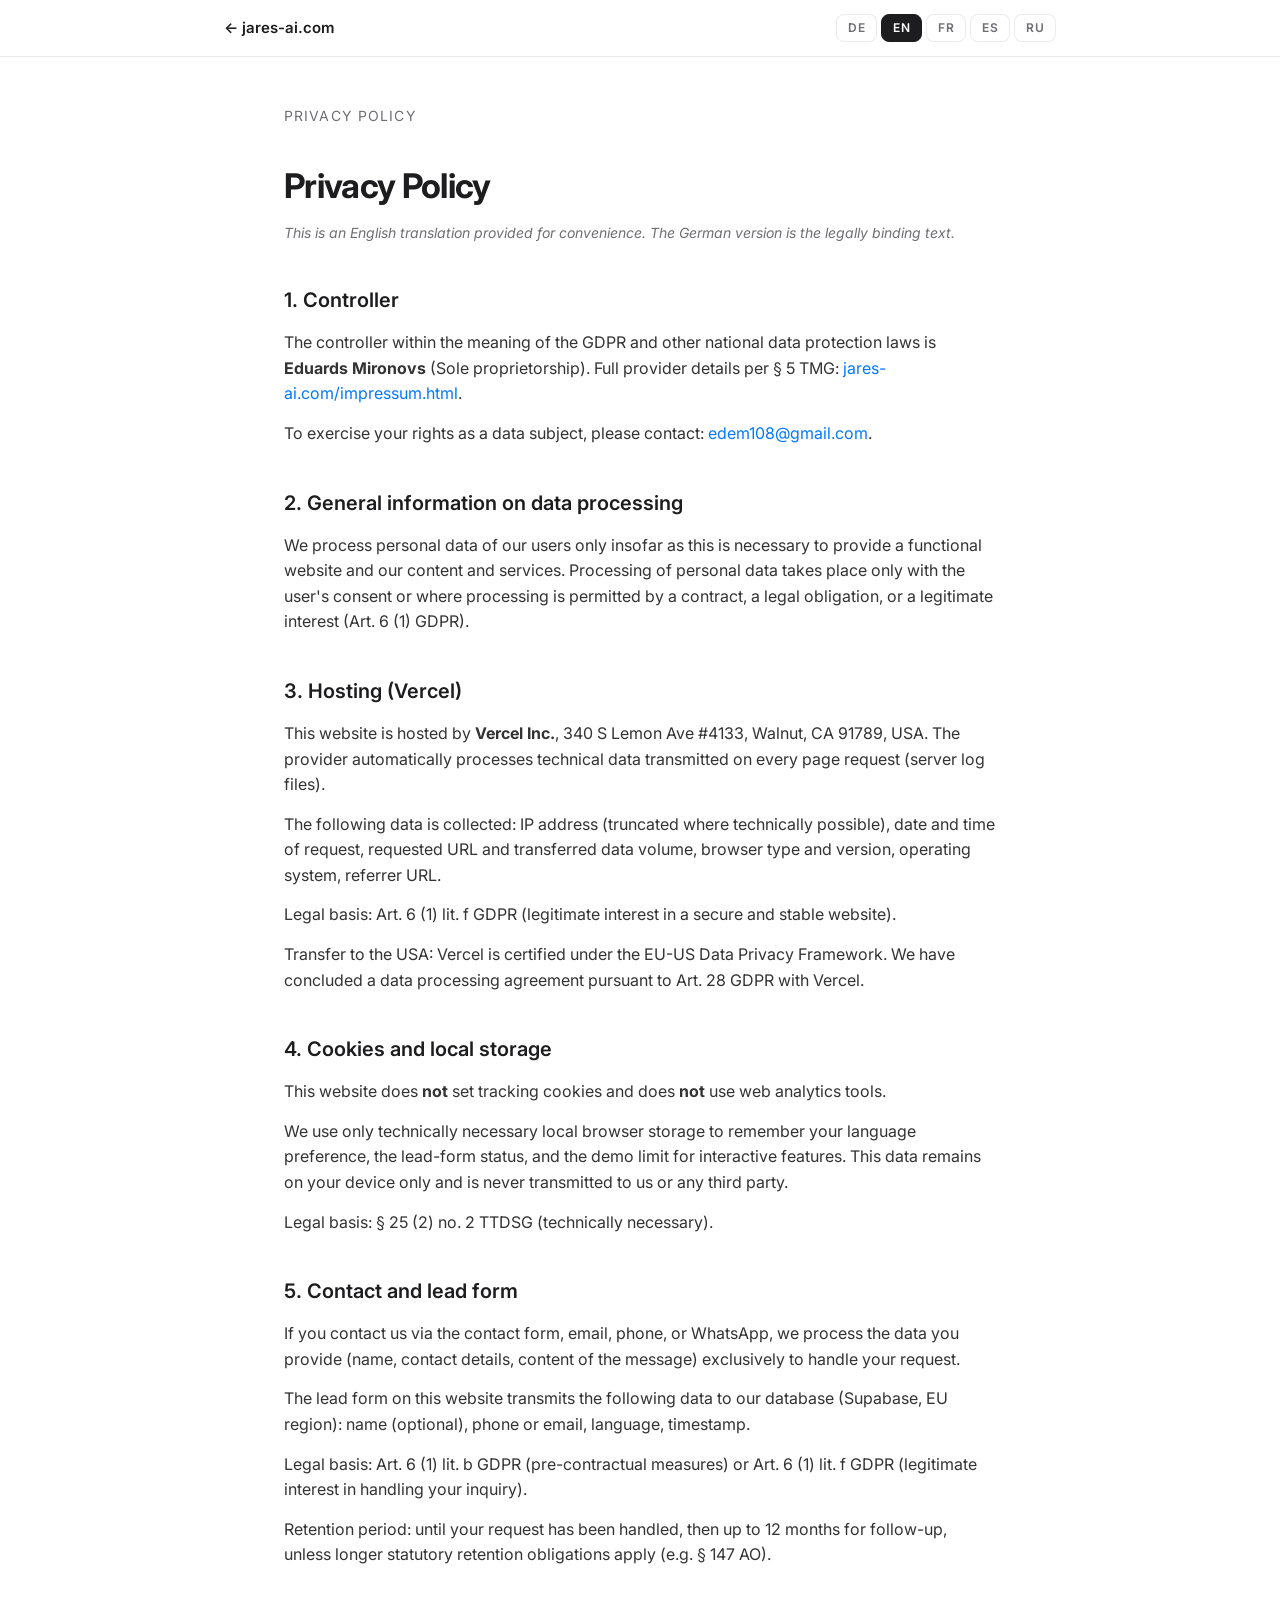
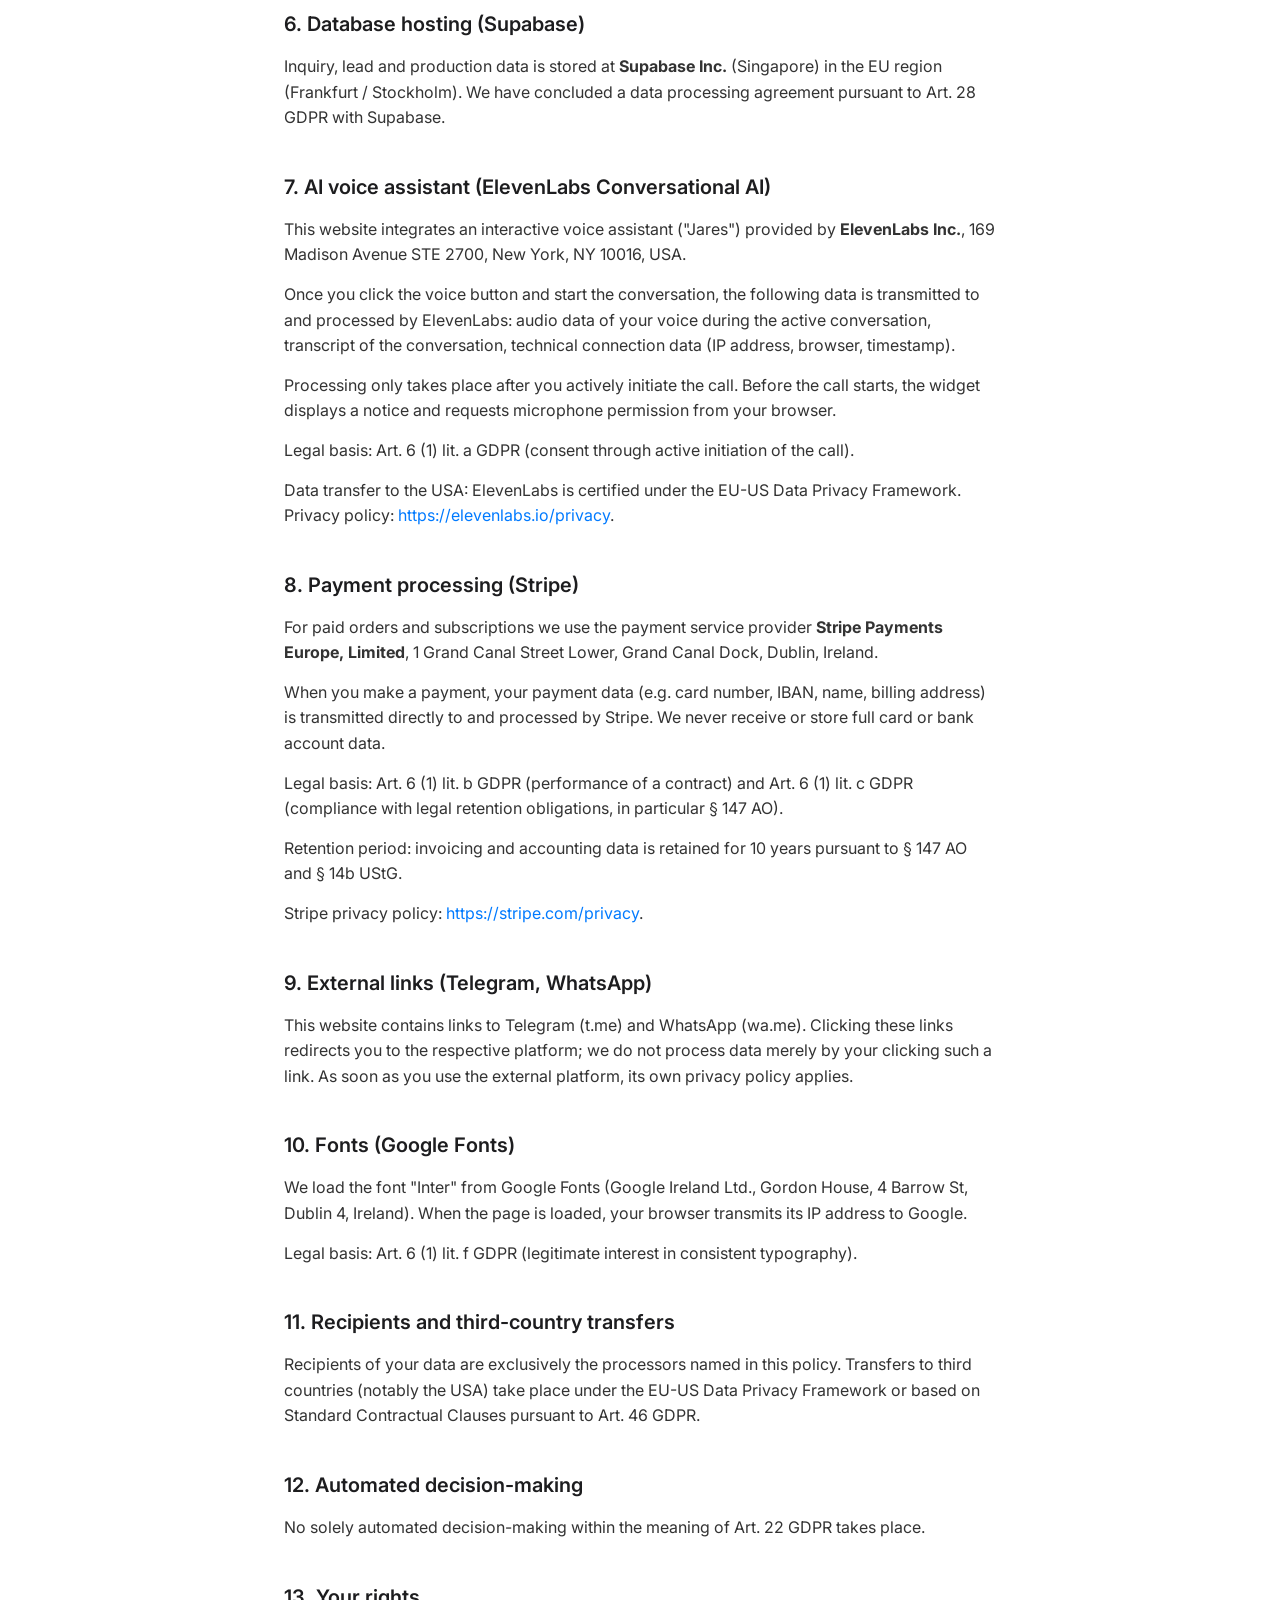
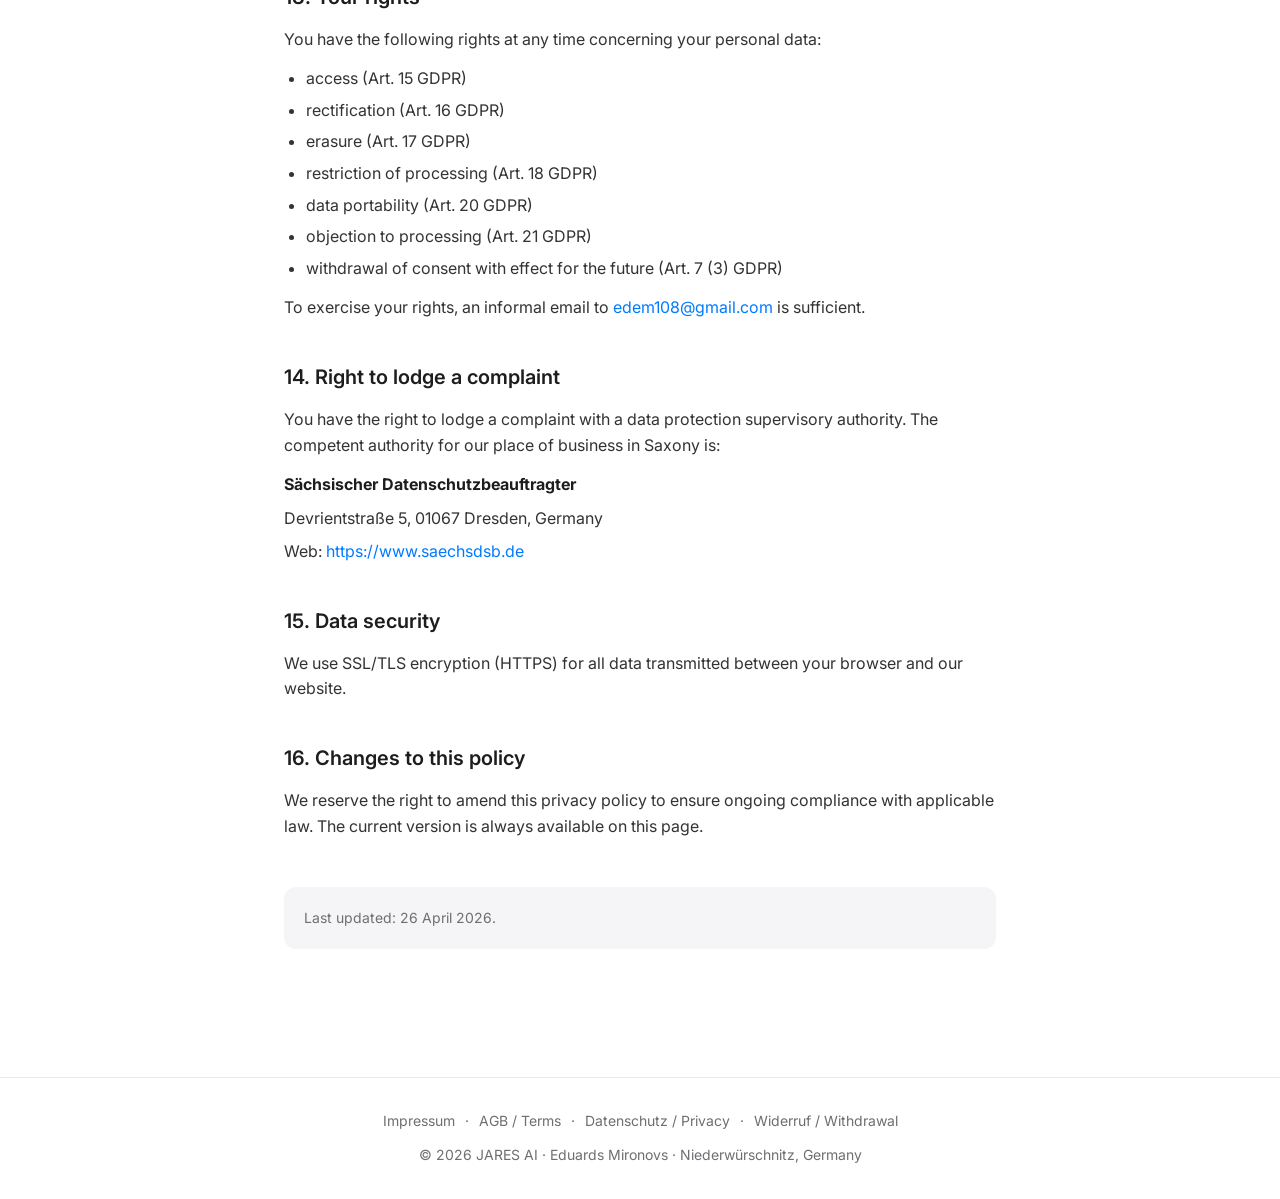
<file: datenschutz.html>
<!DOCTYPE html>
<html lang="de">
<head>
<meta charset="UTF-8">
<meta name="viewport" content="width=device-width, initial-scale=1.0">
<title>Datenschutzerklärung — JARES AI</title>
<meta name="description" content="DSGVO-konforme Datenschutzerklärung für jares-ai.com.">
<meta name="robots" content="index, follow">
<link rel="icon" type="image/svg+xml" href="/favicon.svg">
<link rel="apple-touch-icon" href="/apple-touch-icon.svg">
<meta name="theme-color" content="#0A84FF">
<link rel="preconnect" href="https://fonts.googleapis.com">
<link rel="preconnect" href="https://fonts.gstatic.com" crossorigin>
<link href="https://fonts.googleapis.com/css2?family=Inter:wght@400;500;600;700&display=swap" rel="stylesheet">
<style>
  *,*::before,*::after{box-sizing:border-box;margin:0;padding:0}
  :root{--ink:#1d1d1f;--gray:#6e6e73;--light:#f5f5f7;--blue:#007AFF;--border:rgba(0,0,0,0.08)}
  html{scroll-behavior:smooth}
  body{font-family:'Inter','Helvetica Neue',Helvetica,Arial,sans-serif;color:var(--ink);background:#fff;line-height:1.6;-webkit-font-smoothing:antialiased}
  header{position:sticky;top:0;background:rgba(255,255,255,0.92);backdrop-filter:saturate(180%) blur(14px);border-bottom:1px solid var(--border);z-index:10}
  .head-wrap{max-width:880px;margin:0 auto;padding:14px 24px;display:flex;align-items:center;justify-content:space-between;gap:16px;flex-wrap:wrap}
  .back{color:var(--ink);text-decoration:none;font-weight:600;font-size:15px}
  .back:hover{color:var(--blue)}
  .langs{display:flex;gap:4px}
  .langs button{font:600 12px/1 'Inter',sans-serif;padding:7px 11px;border:1px solid var(--border);background:#fff;color:var(--gray);border-radius:8px;cursor:pointer;letter-spacing:.04em}
  .langs button.active{background:var(--ink);color:#fff;border-color:var(--ink)}
  main{max-width:760px;margin:0 auto;padding:48px 24px 80px}
  article{display:none}
  article.active{display:block}
  h1{font-size:34px;font-weight:700;letter-spacing:-0.02em;margin-bottom:8px}
  .eyebrow{color:var(--gray);font-size:14px;text-transform:uppercase;letter-spacing:.08em;margin-bottom:32px}
  h2{font-size:20px;font-weight:600;margin:40px 0 14px;color:var(--ink)}
  h3{font-size:16px;font-weight:600;margin:24px 0 10px;color:var(--ink)}
  p{margin-bottom:14px;color:#333}
  ul{margin:8px 0 14px 22px;color:#333}
  ul li{margin-bottom:6px}
  .block{margin-bottom:8px;color:#333}
  .block strong{color:var(--ink)}
  a{color:var(--blue);text-decoration:none}
  a:hover{text-decoration:underline}
  .toc{background:var(--light);padding:18px 22px;border-radius:12px;margin-bottom:32px;font-size:14px}
  .toc a{display:block;padding:3px 0;color:#333}
  .toc a:hover{color:var(--blue)}
  .meta-note{margin-top:48px;padding:20px;background:var(--light);border-radius:12px;font-size:14px;color:var(--gray);line-height:1.55}
  .info-note{padding:14px 18px;background:#fff7e6;border-left:3px solid #ffb020;border-radius:6px;font-size:14px;color:#5a4500;margin:14px 0}
  footer{border-top:1px solid var(--border);margin-top:48px;padding:32px 24px;text-align:center;color:var(--gray);font-size:14px}
  footer .legal-links{margin-bottom:12px;display:flex;flex-wrap:wrap;gap:10px;justify-content:center}
  footer a{color:var(--gray)}
  footer a:hover{color:var(--ink)}
  @media (max-width:540px){h1{font-size:28px}.head-wrap{padding:12px 18px}main{padding:32px 18px 60px}}
</style>
</head>
<body>

<header>
  <div class="head-wrap">
    <a class="back" href="/">← jares-ai.com</a>
    <nav class="langs" aria-label="Language">
      <button data-lang="de" class="active">DE</button>
      <button data-lang="en">EN</button>
      <button data-lang="fr">FR</button>
      <button data-lang="es">ES</button>
      <button data-lang="ru">RU</button>
    </nav>
  </div>
</header>

<main>

<!-- ═════════════ DE ═════════════ -->
<article lang="de" class="active">
  <div class="eyebrow">Datenschutz</div>
  <h1>Datenschutzerklärung</h1>

  <h2>1. Verantwortlicher</h2>
  <p>Verantwortlicher im Sinne der DSGVO und sonstiger nationaler Datenschutzgesetze ist <strong>Eduards Mironovs</strong> (Einzelunternehmen). Vollständige Anbieterkennzeichnung gemäß § 5 TMG: <a href="/impressum.html">jares-ai.com/impressum.html</a>.</p>
  <p>Anfragen zu Ihren Rechten als betroffene Person richten Sie bitte an: <a href="mailto:edem108@gmail.com">edem108@gmail.com</a>.</p>

  <h2>2. Allgemeines zur Datenverarbeitung</h2>
  <p>Wir verarbeiten personenbezogene Daten unserer Nutzer grundsätzlich nur, soweit dies zur Bereitstellung einer funktionsfähigen Website sowie unserer Inhalte und Leistungen erforderlich ist. Eine Verarbeitung erfolgt regelmäßig nur nach Einwilligung des Nutzers oder wenn ein Vertrag, eine rechtliche Verpflichtung oder ein berechtigtes Interesse die Verarbeitung gestattet (Art. 6 Abs. 1 DSGVO).</p>

  <h2>3. Hosting (Vercel)</h2>
  <p>Diese Website wird gehostet bei <strong>Vercel Inc.</strong>, 340 S Lemon Ave #4133, Walnut, CA 91789, USA. Der Anbieter verarbeitet bei jedem Aufruf der Website automatisch übermittelte technische Daten (Server-Logfiles).</p>
  <p>Erfasst werden insbesondere:</p>
  <ul>
    <li>IP-Adresse des anfragenden Geräts (gekürzt bzw. anonymisiert, soweit technisch möglich)</li>
    <li>Datum und Uhrzeit der Anfrage</li>
    <li>aufgerufene URL und übertragene Datenmenge</li>
    <li>Browser-Typ, Browser-Version und Betriebssystem</li>
    <li>Referrer-URL</li>
  </ul>
  <p>Rechtsgrundlage: Art. 6 Abs. 1 lit. f DSGVO (berechtigtes Interesse an der sicheren und stabilen Bereitstellung der Website).</p>
  <p>Datenübermittlung in die USA: Vercel ist gemäß EU-US Data Privacy Framework zertifiziert. Mit Vercel besteht ein Auftragsverarbeitungsvertrag gemäß Art. 28 DSGVO.</p>

  <h2>4. Cookies und Local Storage</h2>
  <p>Diese Website setzt <strong>keine Tracking-Cookies</strong> und nutzt <strong>keine Web-Analyse-Tools</strong>.</p>
  <p>Wir verwenden ausschließlich technisch notwendigen Local-Storage-Speicher Ihres Browsers für:</p>
  <ul>
    <li>die Speicherung Ihrer Sprachauswahl</li>
    <li>die Speicherung des Status des Lead-Formulars (z.&nbsp;B. „bereits abgesendet")</li>
    <li>die Speicherung des Demo-Limits für interaktive Funktionen (Anzahl genutzter Test-Aufrufe)</li>
  </ul>
  <p>Diese Daten verbleiben ausschließlich auf Ihrem Endgerät und werden nicht an uns oder Dritte übertragen. Sie können sie jederzeit über die Einstellungen Ihres Browsers löschen.</p>
  <p>Rechtsgrundlage: § 25 Abs. 2 Nr. 2 TTDSG (technisch erforderlich).</p>

  <h2>5. Kontaktaufnahme und Lead-Formular</h2>
  <p>Wenn Sie uns über das Kontaktformular, per E-Mail, Telefon oder WhatsApp anschreiben, verarbeiten wir Ihre Angaben (Name, Kontaktdaten, Inhalt der Anfrage) ausschließlich zur Bearbeitung Ihres Anliegens.</p>
  <p>Beim Lead-Formular auf dieser Website werden folgende Daten an unsere Datenbank (Supabase, EU-Region) übertragen:</p>
  <ul>
    <li>Name (optional)</li>
    <li>Telefon oder E-Mail</li>
    <li>Sprache der Anfrage</li>
    <li>Zeitstempel der Übermittlung</li>
  </ul>
  <p>Rechtsgrundlage: Art. 6 Abs. 1 lit. b DSGVO (Anbahnung eines Vertrags) bzw. Art. 6 Abs. 1 lit. f DSGVO (berechtigtes Interesse an der Beantwortung Ihrer Anfrage).</p>
  <p>Speicherdauer: bis zur Erledigung Ihrer Anfrage, anschließend bis zu 12 Monate für Rückfragen, sofern keine längeren gesetzlichen Aufbewahrungsfristen (z.&nbsp;B. § 147 AO) bestehen.</p>

  <h2>6. Datenbank-Hosting (Supabase)</h2>
  <p>Anfrage-, Lead- und Produktionsdaten werden bei <strong>Supabase Inc.</strong> (970 Toa Payoh North #07-04, Singapur 318992) in der EU-Region (Frankfurt / Stockholm) gespeichert. Mit Supabase besteht ein Auftragsverarbeitungsvertrag gemäß Art. 28 DSGVO.</p>

  <h2>7. KI-Sprach-Assistent (ElevenLabs Conversational AI)</h2>
  <p>Auf dieser Website ist ein interaktiver Sprach-Assistent („Jares") eingebunden, der von <strong>ElevenLabs Inc.</strong> (169 Madison Avenue, STE 2700, New York, NY 10016, USA) bereitgestellt wird.</p>
  <p>Sobald Sie auf den Sprach-Button klicken und das Gespräch starten, werden folgende Daten an ElevenLabs übermittelt und dort verarbeitet:</p>
  <ul>
    <li>Audiodaten Ihrer Stimme während der aktiven Konversation</li>
    <li>Textverlauf der Konversation</li>
    <li>technische Verbindungsdaten (IP-Adresse, Browser, Zeitstempel)</li>
  </ul>
  <p>Die Verarbeitung erfolgt nur nach Ihrer aktiven Initiierung des Gesprächs. Vor dem Start des Anrufs zeigt der Widget einen Hinweis und holt die Mikrofon-Erlaubnis Ihres Browsers ein.</p>
  <p>Rechtsgrundlage: Art. 6 Abs. 1 lit. a DSGVO (Einwilligung durch aktives Starten des Gesprächs).</p>
  <p>Datenübermittlung in die USA: ElevenLabs ist gemäß EU-US Data Privacy Framework zertifiziert. Datenschutzerklärung von ElevenLabs: <a href="https://elevenlabs.io/privacy" target="_blank" rel="noopener">https://elevenlabs.io/privacy</a>.</p>

  <h2>8. Zahlungsabwicklung (Stripe)</h2>
  <p>Für die Abwicklung kostenpflichtiger Bestellungen und Abonnements nutzen wir den Zahlungsdienstleister <strong>Stripe Payments Europe, Limited</strong>, 1 Grand Canal Street Lower, Grand Canal Dock, Dublin, Irland.</p>
  <p>Wenn Sie eine Zahlung tätigen, werden Ihre Zahlungsdaten (z.&nbsp;B. Kreditkartennummer, IBAN, Name, Rechnungsadresse) direkt an Stripe übermittelt und dort verarbeitet. Wir selbst erhalten und speichern keine vollständigen Kreditkarten- oder Bankdaten.</p>
  <p>Rechtsgrundlage: Art. 6 Abs. 1 lit. b DSGVO (Vertragserfüllung) und Art. 6 Abs. 1 lit. c DSGVO (Erfüllung gesetzlicher Aufbewahrungspflichten, insb. § 147 AO).</p>
  <p>Speicherdauer: Rechnungs- und Buchhaltungsdaten werden für 10 Jahre gemäß § 147 AO und § 14b UStG aufbewahrt.</p>
  <p>Datenschutzerklärung von Stripe: <a href="https://stripe.com/privacy" target="_blank" rel="noopener">https://stripe.com/privacy</a>.</p>

  <h2>9. Externe Links (Telegram, WhatsApp)</h2>
  <p>Auf dieser Website befinden sich Links zu Telegram (t.me) und WhatsApp (wa.me). Beim Anklicken dieser Links werden Sie auf die jeweilige Plattform weitergeleitet. Eine Datenverarbeitung durch uns findet bei reinem Anklicken eines Links nicht statt; sobald Sie die externe Plattform nutzen, gelten deren Datenschutzbestimmungen.</p>

  <h2>10. Schriftarten (Google Fonts)</h2>
  <p>Wir laden die Schriftart „Inter" von Google Fonts (Google Ireland Ltd., Gordon House, 4 Barrow St, Dublin 4, Irland). Beim Aufruf der Seite überträgt Ihr Browser die IP-Adresse an Google.</p>
  <p>Rechtsgrundlage: Art. 6 Abs. 1 lit. f DSGVO (berechtigtes Interesse an einer einheitlichen typografischen Darstellung).</p>
  <p>Datenschutzerklärung von Google: <a href="https://policies.google.com/privacy" target="_blank" rel="noopener">https://policies.google.com/privacy</a>.</p>

  <h2>11. Empfänger und Drittlandübermittlungen</h2>
  <p>Empfänger Ihrer Daten sind ausschließlich die in dieser Erklärung genannten Auftragsverarbeiter. Eine Übermittlung in Drittländer (insbesondere USA) erfolgt im Rahmen des EU-US Data Privacy Framework oder auf Grundlage von Standardvertragsklauseln gemäß Art. 46 DSGVO.</p>

  <h2>12. Automatisierte Entscheidungsfindung</h2>
  <p>Eine ausschließlich automatisierte Entscheidungsfindung im Sinne des Art. 22 DSGVO findet nicht statt.</p>

  <h2>13. Ihre Rechte</h2>
  <p>Sie haben uns gegenüber jederzeit folgende Rechte hinsichtlich der Sie betreffenden personenbezogenen Daten:</p>
  <ul>
    <li>Auskunft (Art. 15 DSGVO)</li>
    <li>Berichtigung (Art. 16 DSGVO)</li>
    <li>Löschung (Art. 17 DSGVO)</li>
    <li>Einschränkung der Verarbeitung (Art. 18 DSGVO)</li>
    <li>Datenübertragbarkeit (Art. 20 DSGVO)</li>
    <li>Widerspruch gegen die Verarbeitung (Art. 21 DSGVO)</li>
    <li>Widerruf einer erteilten Einwilligung mit Wirkung für die Zukunft (Art. 7 Abs. 3 DSGVO)</li>
  </ul>
  <p>Zur Ausübung Ihrer Rechte genügt eine formlose Mitteilung an <a href="mailto:edem108@gmail.com">edem108@gmail.com</a>.</p>

  <h2>14. Beschwerderecht bei der Aufsichtsbehörde</h2>
  <p>Sie haben das Recht, sich bei einer Datenschutz-Aufsichtsbehörde über die Verarbeitung Ihrer personenbezogenen Daten durch uns zu beschweren. Zuständig für unseren Sitz in Sachsen ist:</p>
  <div class="block"><strong>Sächsischer Datenschutzbeauftragter</strong></div>
  <div class="block">Devrientstraße 5, 01067 Dresden, Deutschland</div>
  <div class="block">Web: <a href="https://www.saechsdsb.de" target="_blank" rel="noopener">https://www.saechsdsb.de</a></div>

  <h2>15. Datensicherheit</h2>
  <p>Wir verwenden eine SSL/TLS-Verschlüsselung (HTTPS) für die Übertragung sämtlicher Daten zwischen Ihrem Browser und unserer Website.</p>

  <h2>16. Änderungen dieser Datenschutzerklärung</h2>
  <p>Wir behalten uns vor, diese Datenschutzerklärung anzupassen, damit sie stets den aktuellen rechtlichen Anforderungen entspricht. Die jeweils aktuelle Version ist auf dieser Seite abrufbar.</p>

  <div class="meta-note">Stand: 26.04.2026.</div>
</article>

<!-- ═════════════ EN ═════════════ -->
<article lang="en">
  <div class="eyebrow">Privacy Policy</div>
  <h1>Privacy Policy</h1>

  <p style="color:var(--gray);font-size:14px;margin-bottom:24px"><em>This is an English translation provided for convenience. The German version is the legally binding text.</em></p>

  <h2>1. Controller</h2>
  <p>The controller within the meaning of the GDPR and other national data protection laws is <strong>Eduards Mironovs</strong> (Sole proprietorship). Full provider details per § 5 TMG: <a href="/impressum.html">jares-ai.com/impressum.html</a>.</p>
  <p>To exercise your rights as a data subject, please contact: <a href="mailto:edem108@gmail.com">edem108@gmail.com</a>.</p>

  <h2>2. General information on data processing</h2>
  <p>We process personal data of our users only insofar as this is necessary to provide a functional website and our content and services. Processing of personal data takes place only with the user's consent or where processing is permitted by a contract, a legal obligation, or a legitimate interest (Art. 6 (1) GDPR).</p>

  <h2>3. Hosting (Vercel)</h2>
  <p>This website is hosted by <strong>Vercel Inc.</strong>, 340 S Lemon Ave #4133, Walnut, CA 91789, USA. The provider automatically processes technical data transmitted on every page request (server log files).</p>
  <p>The following data is collected: IP address (truncated where technically possible), date and time of request, requested URL and transferred data volume, browser type and version, operating system, referrer URL.</p>
  <p>Legal basis: Art. 6 (1) lit. f GDPR (legitimate interest in a secure and stable website).</p>
  <p>Transfer to the USA: Vercel is certified under the EU-US Data Privacy Framework. We have concluded a data processing agreement pursuant to Art. 28 GDPR with Vercel.</p>

  <h2>4. Cookies and local storage</h2>
  <p>This website does <strong>not</strong> set tracking cookies and does <strong>not</strong> use web analytics tools.</p>
  <p>We use only technically necessary local browser storage to remember your language preference, the lead-form status, and the demo limit for interactive features. This data remains on your device only and is never transmitted to us or any third party.</p>
  <p>Legal basis: § 25 (2) no. 2 TTDSG (technically necessary).</p>

  <h2>5. Contact and lead form</h2>
  <p>If you contact us via the contact form, email, phone, or WhatsApp, we process the data you provide (name, contact details, content of the message) exclusively to handle your request.</p>
  <p>The lead form on this website transmits the following data to our database (Supabase, EU region): name (optional), phone or email, language, timestamp.</p>
  <p>Legal basis: Art. 6 (1) lit. b GDPR (pre-contractual measures) or Art. 6 (1) lit. f GDPR (legitimate interest in handling your inquiry).</p>
  <p>Retention period: until your request has been handled, then up to 12 months for follow-up, unless longer statutory retention obligations apply (e.g. § 147 AO).</p>

  <h2>6. Database hosting (Supabase)</h2>
  <p>Inquiry, lead and production data is stored at <strong>Supabase Inc.</strong> (Singapore) in the EU region (Frankfurt / Stockholm). We have concluded a data processing agreement pursuant to Art. 28 GDPR with Supabase.</p>

  <h2>7. AI voice assistant (ElevenLabs Conversational AI)</h2>
  <p>This website integrates an interactive voice assistant ("Jares") provided by <strong>ElevenLabs Inc.</strong>, 169 Madison Avenue STE 2700, New York, NY 10016, USA.</p>
  <p>Once you click the voice button and start the conversation, the following data is transmitted to and processed by ElevenLabs: audio data of your voice during the active conversation, transcript of the conversation, technical connection data (IP address, browser, timestamp).</p>
  <p>Processing only takes place after you actively initiate the call. Before the call starts, the widget displays a notice and requests microphone permission from your browser.</p>
  <p>Legal basis: Art. 6 (1) lit. a GDPR (consent through active initiation of the call).</p>
  <p>Data transfer to the USA: ElevenLabs is certified under the EU-US Data Privacy Framework. Privacy policy: <a href="https://elevenlabs.io/privacy" target="_blank" rel="noopener">https://elevenlabs.io/privacy</a>.</p>

  <h2>8. Payment processing (Stripe)</h2>
  <p>For paid orders and subscriptions we use the payment service provider <strong>Stripe Payments Europe, Limited</strong>, 1 Grand Canal Street Lower, Grand Canal Dock, Dublin, Ireland.</p>
  <p>When you make a payment, your payment data (e.g. card number, IBAN, name, billing address) is transmitted directly to and processed by Stripe. We never receive or store full card or bank account data.</p>
  <p>Legal basis: Art. 6 (1) lit. b GDPR (performance of a contract) and Art. 6 (1) lit. c GDPR (compliance with legal retention obligations, in particular § 147 AO).</p>
  <p>Retention period: invoicing and accounting data is retained for 10 years pursuant to § 147 AO and § 14b UStG.</p>
  <p>Stripe privacy policy: <a href="https://stripe.com/privacy" target="_blank" rel="noopener">https://stripe.com/privacy</a>.</p>

  <h2>9. External links (Telegram, WhatsApp)</h2>
  <p>This website contains links to Telegram (t.me) and WhatsApp (wa.me). Clicking these links redirects you to the respective platform; we do not process data merely by your clicking such a link. As soon as you use the external platform, its own privacy policy applies.</p>

  <h2>10. Fonts (Google Fonts)</h2>
  <p>We load the font "Inter" from Google Fonts (Google Ireland Ltd., Gordon House, 4 Barrow St, Dublin 4, Ireland). When the page is loaded, your browser transmits its IP address to Google.</p>
  <p>Legal basis: Art. 6 (1) lit. f GDPR (legitimate interest in consistent typography).</p>

  <h2>11. Recipients and third-country transfers</h2>
  <p>Recipients of your data are exclusively the processors named in this policy. Transfers to third countries (notably the USA) take place under the EU-US Data Privacy Framework or based on Standard Contractual Clauses pursuant to Art. 46 GDPR.</p>

  <h2>12. Automated decision-making</h2>
  <p>No solely automated decision-making within the meaning of Art. 22 GDPR takes place.</p>

  <h2>13. Your rights</h2>
  <p>You have the following rights at any time concerning your personal data:</p>
  <ul>
    <li>access (Art. 15 GDPR)</li>
    <li>rectification (Art. 16 GDPR)</li>
    <li>erasure (Art. 17 GDPR)</li>
    <li>restriction of processing (Art. 18 GDPR)</li>
    <li>data portability (Art. 20 GDPR)</li>
    <li>objection to processing (Art. 21 GDPR)</li>
    <li>withdrawal of consent with effect for the future (Art. 7 (3) GDPR)</li>
  </ul>
  <p>To exercise your rights, an informal email to <a href="mailto:edem108@gmail.com">edem108@gmail.com</a> is sufficient.</p>

  <h2>14. Right to lodge a complaint</h2>
  <p>You have the right to lodge a complaint with a data protection supervisory authority. The competent authority for our place of business in Saxony is:</p>
  <div class="block"><strong>Sächsischer Datenschutzbeauftragter</strong></div>
  <div class="block">Devrientstraße 5, 01067 Dresden, Germany</div>
  <div class="block">Web: <a href="https://www.saechsdsb.de" target="_blank" rel="noopener">https://www.saechsdsb.de</a></div>

  <h2>15. Data security</h2>
  <p>We use SSL/TLS encryption (HTTPS) for all data transmitted between your browser and our website.</p>

  <h2>16. Changes to this policy</h2>
  <p>We reserve the right to amend this privacy policy to ensure ongoing compliance with applicable law. The current version is always available on this page.</p>

  <div class="meta-note">Last updated: 26 April 2026.</div>
</article>

<!-- ═════════════ FR ═════════════ -->
<article lang="fr">
  <div class="eyebrow">Politique de confidentialité</div>
  <h1>Politique de confidentialité</h1>

  <p style="color:var(--gray);font-size:14px;margin-bottom:24px"><em>Cette traduction est fournie à titre informatif. La version allemande est juridiquement contraignante.</em></p>

  <h2>1. Responsable du traitement</h2>
  <p>Le responsable du traitement au sens du RGPD est <strong>Eduards Mironovs</strong> (entreprise individuelle). Coordonnées complètes selon § 5 TMG : <a href="/impressum.html">jares-ai.com/impressum.html</a>.</p>
  <p>Pour exercer vos droits, veuillez nous contacter : <a href="mailto:edem108@gmail.com">edem108@gmail.com</a>.</p>

  <h2>2. Principes généraux</h2>
  <p>Nous ne traitons les données personnelles de nos utilisateurs que dans la mesure nécessaire à la fourniture d'un site web fonctionnel ainsi qu'à nos contenus et services. Le traitement intervient uniquement avec votre consentement ou lorsqu'un contrat, une obligation légale ou un intérêt légitime le permet (art. 6 (1) RGPD).</p>

  <h2>3. Hébergement (Vercel)</h2>
  <p>Ce site est hébergé par <strong>Vercel Inc.</strong> (États-Unis). Le prestataire collecte automatiquement des fichiers de log serveur (adresse IP, date, URL demandée, navigateur, système d'exploitation, URL référente). Base légale : art. 6 (1) f RGPD. Vercel est certifié au titre du EU-US Data Privacy Framework ; un contrat de sous-traitance art. 28 RGPD est conclu.</p>

  <h2>4. Cookies et stockage local</h2>
  <p>Ce site n'utilise <strong>aucun cookie de suivi</strong> et <strong>aucun outil d'analyse</strong>. Nous utilisons uniquement le stockage local techniquement nécessaire (préférence linguistique, statut du formulaire de contact, limite de démo). Ces données restent sur votre appareil. Base légale : § 25 (2) n° 2 TTDSG.</p>

  <h2>5. Formulaire de contact / lead</h2>
  <p>Si vous nous contactez (formulaire, e-mail, téléphone, WhatsApp), nous traitons les informations transmises (nom, coordonnées, contenu du message) exclusivement pour répondre à votre demande. Les données du formulaire de lead sont stockées dans notre base de données Supabase (région UE).</p>
  <p>Base légale : art. 6 (1) b RGPD (mesures précontractuelles) ou art. 6 (1) f RGPD (intérêt légitime). Conservation : jusqu'à traitement de la demande, puis jusqu'à 12 mois sauf obligations légales plus longues.</p>

  <h2>6. Hébergement de la base de données (Supabase)</h2>
  <p>Les données sont stockées chez <strong>Supabase Inc.</strong> en région UE (Francfort / Stockholm). Contrat de sous-traitance art. 28 RGPD conclu.</p>

  <h2>7. Assistant vocal IA (ElevenLabs)</h2>
  <p>Ce site intègre un assistant vocal interactif (« Jares ») fourni par <strong>ElevenLabs Inc.</strong> (États-Unis). Lorsque vous démarrez une conversation, vos données audio, le texte de la conversation et des données techniques de connexion sont transmis à ElevenLabs. Le traitement n'a lieu qu'après votre initiation active de l'appel.</p>
  <p>Base légale : art. 6 (1) a RGPD (consentement). ElevenLabs est certifié EU-US Data Privacy Framework. Politique : <a href="https://elevenlabs.io/privacy" target="_blank" rel="noopener">elevenlabs.io/privacy</a>.</p>

  <h2>8. Paiements (Stripe)</h2>
  <p>Pour les commandes et abonnements payants, nous utilisons <strong>Stripe Payments Europe, Limited</strong> (Dublin, Irlande). Vos données de paiement sont transmises directement à Stripe ; nous ne stockons jamais les données complètes de carte ou de compte bancaire.</p>
  <p>Base légale : art. 6 (1) b et c RGPD. Conservation : 10 ans pour les données comptables et de facturation conformément au § 147 AO. Politique de Stripe : <a href="https://stripe.com/privacy" target="_blank" rel="noopener">stripe.com/privacy</a>.</p>

  <h2>9. Liens externes (Telegram, WhatsApp)</h2>
  <p>Le site contient des liens vers Telegram et WhatsApp. Le simple fait de cliquer ne déclenche aucun traitement par nos soins ; dès que vous utilisez la plateforme externe, sa propre politique de confidentialité s'applique.</p>

  <h2>10. Polices (Google Fonts)</h2>
  <p>Nous chargeons la police « Inter » depuis Google Fonts (Google Ireland Ltd., Dublin). Lors du chargement, votre navigateur transmet son adresse IP à Google. Base légale : art. 6 (1) f RGPD.</p>

  <h2>11. Destinataires et transferts hors UE</h2>
  <p>Les destinataires de vos données sont exclusivement les sous-traitants nommés ici. Les transferts vers des pays tiers (notamment les États-Unis) reposent sur le EU-US Data Privacy Framework ou sur les clauses contractuelles types selon l'art. 46 RGPD.</p>

  <h2>12. Décisions automatisées</h2>
  <p>Aucune décision exclusivement automatisée au sens de l'art. 22 RGPD n'est prise.</p>

  <h2>13. Vos droits</h2>
  <p>Vous disposez à tout moment des droits suivants : accès (art. 15), rectification (art. 16), effacement (art. 17), limitation (art. 18), portabilité (art. 20), opposition (art. 21), retrait du consentement (art. 7 (3) RGPD). Pour les exercer : <a href="mailto:edem108@gmail.com">edem108@gmail.com</a>.</p>

  <h2>14. Réclamation auprès de l'autorité de contrôle</h2>
  <p>Vous pouvez introduire une réclamation auprès de l'autorité de protection des données compétente pour la Saxe :</p>
  <div class="block"><strong>Sächsischer Datenschutzbeauftragter</strong></div>
  <div class="block">Devrientstraße 5, 01067 Dresde, Allemagne — <a href="https://www.saechsdsb.de" target="_blank" rel="noopener">saechsdsb.de</a></div>

  <h2>15. Sécurité</h2>
  <p>Nous utilisons le chiffrement SSL/TLS (HTTPS) pour toute transmission de données.</p>

  <h2>16. Modifications</h2>
  <p>Nous nous réservons le droit de modifier cette politique pour rester conformes à la législation en vigueur. La version actuelle est toujours disponible sur cette page.</p>

  <div class="meta-note">Dernière mise à jour : 26 avril 2026.</div>
</article>

<!-- ═════════════ ES ═════════════ -->
<article lang="es">
  <div class="eyebrow">Política de privacidad</div>
  <h1>Política de privacidad</h1>

  <p style="color:var(--gray);font-size:14px;margin-bottom:24px"><em>Esta traducción se proporciona a título informativo. La versión en alemán es la jurídicamente vinculante.</em></p>

  <h2>1. Responsable del tratamiento</h2>
  <p>El responsable a efectos del RGPD es <strong>Eduards Mironovs</strong> (empresario individual). Datos completos según § 5 TMG: <a href="/impressum.html">jares-ai.com/impressum.html</a>.</p>
  <p>Para ejercer sus derechos, póngase en contacto: <a href="mailto:edem108@gmail.com">edem108@gmail.com</a>.</p>

  <h2>2. Principios generales</h2>
  <p>Tratamos los datos personales únicamente en la medida necesaria para ofrecer un sitio web funcional y nuestros contenidos y servicios. El tratamiento se basa en el consentimiento del usuario o en un contrato, obligación legal o interés legítimo (art. 6 (1) RGPD).</p>

  <h2>3. Alojamiento (Vercel)</h2>
  <p>Este sitio está alojado en <strong>Vercel Inc.</strong> (EE. UU.). El proveedor procesa automáticamente datos técnicos en cada solicitud (archivos de registro: IP, fecha, URL solicitada, navegador, sistema operativo, URL referente). Base legal: art. 6 (1) f RGPD. Vercel está certificada bajo el EU-US Data Privacy Framework; existe un contrato de encargo de tratamiento conforme al art. 28 RGPD.</p>

  <h2>4. Cookies y almacenamiento local</h2>
  <p>Este sitio <strong>no</strong> utiliza cookies de seguimiento ni herramientas de análisis. Usamos únicamente almacenamiento local técnicamente necesario (idioma, estado del formulario, límite demo). Estos datos permanecen en su dispositivo. Base legal: § 25 (2) n.º 2 TTDSG.</p>

  <h2>5. Formulario de contacto y lead</h2>
  <p>Cuando nos contacta (formulario, email, teléfono, WhatsApp), tratamos los datos facilitados (nombre, contacto, contenido) exclusivamente para gestionar su solicitud. Los datos del formulario de lead se guardan en nuestra base de datos Supabase (región UE).</p>
  <p>Base legal: art. 6 (1) b RGPD (medidas precontractuales) o art. 6 (1) f RGPD (interés legítimo). Conservación: hasta atender su solicitud, después hasta 12 meses, salvo plazos legales superiores.</p>

  <h2>6. Base de datos (Supabase)</h2>
  <p>Los datos se almacenan en <strong>Supabase Inc.</strong> en la región UE (Frankfurt / Estocolmo). Contrato de encargo art. 28 RGPD vigente.</p>

  <h2>7. Asistente vocal de IA (ElevenLabs)</h2>
  <p>El sitio integra un asistente vocal interactivo («Jares») de <strong>ElevenLabs Inc.</strong> (EE. UU.). Al iniciar una conversación, se transmiten audio, transcripción y datos técnicos de conexión a ElevenLabs. El tratamiento solo ocurre tras su inicio activo de la llamada.</p>
  <p>Base legal: art. 6 (1) a RGPD (consentimiento). ElevenLabs está certificada EU-US Data Privacy Framework. Política: <a href="https://elevenlabs.io/privacy" target="_blank" rel="noopener">elevenlabs.io/privacy</a>.</p>

  <h2>8. Pagos (Stripe)</h2>
  <p>Para pedidos y suscripciones de pago utilizamos <strong>Stripe Payments Europe, Limited</strong> (Dublín, Irlanda). Sus datos de pago se transmiten directamente a Stripe; no almacenamos datos completos de tarjeta ni cuenta bancaria.</p>
  <p>Base legal: art. 6 (1) b y c RGPD. Conservación: 10 años para datos contables y de facturación según § 147 AO. Política de Stripe: <a href="https://stripe.com/privacy" target="_blank" rel="noopener">stripe.com/privacy</a>.</p>

  <h2>9. Enlaces externos (Telegram, WhatsApp)</h2>
  <p>El sitio contiene enlaces a Telegram y WhatsApp. El simple clic no implica tratamiento por nuestra parte; al usar la plataforma externa rige su propia política.</p>

  <h2>10. Tipografía (Google Fonts)</h2>
  <p>Cargamos la fuente «Inter» desde Google Fonts (Google Ireland Ltd., Dublín). Al cargar la página, su navegador transmite su IP a Google. Base legal: art. 6 (1) f RGPD.</p>

  <h2>11. Destinatarios y transferencias</h2>
  <p>Los destinatarios son exclusivamente los encargados mencionados aquí. Las transferencias a terceros países (en particular EE. UU.) se basan en el EU-US Data Privacy Framework o en cláusulas contractuales tipo según art. 46 RGPD.</p>

  <h2>12. Decisiones automatizadas</h2>
  <p>No se toman decisiones exclusivamente automatizadas en el sentido del art. 22 RGPD.</p>

  <h2>13. Sus derechos</h2>
  <p>Tiene en todo momento los derechos de: acceso (art. 15), rectificación (art. 16), supresión (art. 17), limitación (art. 18), portabilidad (art. 20), oposición (art. 21), retirada del consentimiento (art. 7 (3) RGPD). Para ejercerlos: <a href="mailto:edem108@gmail.com">edem108@gmail.com</a>.</p>

  <h2>14. Reclamaciones ante la autoridad de control</h2>
  <p>Puede presentar reclamación ante la autoridad de protección de datos competente para Sajonia:</p>
  <div class="block"><strong>Sächsischer Datenschutzbeauftragter</strong> · Devrientstraße 5, 01067 Dresde, Alemania — <a href="https://www.saechsdsb.de" target="_blank" rel="noopener">saechsdsb.de</a></div>

  <h2>15. Seguridad</h2>
  <p>Usamos cifrado SSL/TLS (HTTPS) para todas las transmisiones.</p>

  <h2>16. Modificaciones</h2>
  <p>Nos reservamos el derecho de modificar esta política para mantener la conformidad legal. La versión vigente está siempre disponible en esta página.</p>

  <div class="meta-note">Última actualización: 26 de abril de 2026.</div>
</article>

<!-- ═════════════ RU ═════════════ -->
<article lang="ru">
  <div class="eyebrow">Политика конфиденциальности</div>
  <h1>Политика конфиденциальности</h1>

  <p style="color:var(--gray);font-size:14px;margin-bottom:24px"><em>Этот перевод предоставлен в информационных целях. Юридически обязывающим является немецкий текст.</em></p>

  <h2>1. Контролёр данных</h2>
  <p>Контролёром в смысле GDPR является <strong>Eduards Mironovs</strong> (индивидуальный предприниматель). Полные данные поставщика согласно § 5 TMG: <a href="/impressum.html">jares-ai.com/impressum.html</a>.</p>
  <p>Для реализации своих прав свяжитесь с нами по адресу: <a href="mailto:edem108@gmail.com">edem108@gmail.com</a>.</p>

  <h2>2. Общие положения</h2>
  <p>Мы обрабатываем персональные данные пользователей только в объёме, необходимом для функционирования сайта и оказания наших услуг. Обработка осуществляется на основании согласия пользователя, договора, законной обязанности либо законного интереса (ст. 6 (1) GDPR).</p>

  <h2>3. Хостинг (Vercel)</h2>
  <p>Сайт размещён у <strong>Vercel Inc.</strong> (США). Провайдер автоматически обрабатывает технические данные (логи: IP-адрес, дата, запрашиваемый URL, браузер, ОС, реферер). Правовая основа: ст. 6 (1) f GDPR. Vercel сертифицирован по EU-US Data Privacy Framework; заключён договор обработки по ст. 28 GDPR.</p>

  <h2>4. Cookies и localStorage</h2>
  <p>На сайте <strong>не используются</strong> отслеживающие cookies и инструменты веб-аналитики. Применяется только технически необходимое локальное хранилище браузера (выбранный язык, статус формы лида, лимит демо-функций). Эти данные остаются на вашем устройстве. Правовая основа: § 25 (2) № 2 TTDSG.</p>

  <h2>5. Контактные формы и форма лида</h2>
  <p>При обращении к нам (форма, email, телефон, WhatsApp) мы обрабатываем переданные данные (имя, контакты, содержание) исключительно для ответа на ваш запрос. Данные формы лида сохраняются в нашей базе Supabase (регион ЕС).</p>
  <p>Правовая основа: ст. 6 (1) b GDPR (преддоговорные меры) либо ст. 6 (1) f GDPR (законный интерес). Срок хранения: до завершения обработки запроса, затем до 12 месяцев, если иное не предусмотрено законом.</p>

  <h2>6. Хостинг базы данных (Supabase)</h2>
  <p>Данные хранятся в <strong>Supabase Inc.</strong> в регионе ЕС (Франкфурт / Стокгольм). Заключён договор обработки по ст. 28 GDPR.</p>

  <h2>7. ИИ голосовой ассистент (ElevenLabs)</h2>
  <p>На сайте установлен интерактивный голосовой ассистент («Jares») от <strong>ElevenLabs Inc.</strong> (США). При начале разговора передаются аудиоданные, транскрипция и технические данные подключения. Обработка происходит только после активного запуска разговора с вашей стороны.</p>
  <p>Правовая основа: ст. 6 (1) a GDPR (согласие). ElevenLabs сертифицирован по EU-US Data Privacy Framework. Политика: <a href="https://elevenlabs.io/privacy" target="_blank" rel="noopener">elevenlabs.io/privacy</a>.</p>

  <h2>8. Платежи (Stripe)</h2>
  <p>Для платных заказов и подписок мы используем <strong>Stripe Payments Europe, Limited</strong> (Дублин, Ирландия). Платёжные данные передаются напрямую в Stripe; мы не получаем и не храним полные данные карт или банковских счетов.</p>
  <p>Правовая основа: ст. 6 (1) b и c GDPR. Срок хранения: 10 лет для бухгалтерских и расчётных данных согласно § 147 AO. Политика Stripe: <a href="https://stripe.com/privacy" target="_blank" rel="noopener">stripe.com/privacy</a>.</p>

  <h2>9. Внешние ссылки (Telegram, WhatsApp)</h2>
  <p>На сайте есть ссылки на Telegram и WhatsApp. Простой клик не приводит к обработке данных нами; при использовании внешней платформы действует её собственная политика конфиденциальности.</p>

  <h2>10. Шрифты (Google Fonts)</h2>
  <p>Мы загружаем шрифт «Inter» с Google Fonts (Google Ireland Ltd., Дублин). При загрузке страницы ваш браузер передаёт IP в Google. Правовая основа: ст. 6 (1) f GDPR.</p>

  <h2>11. Получатели и передача в третьи страны</h2>
  <p>Получателями ваших данных являются исключительно перечисленные здесь обработчики. Передача в третьи страны (прежде всего США) осуществляется в рамках EU-US Data Privacy Framework или на основе стандартных договорных условий по ст. 46 GDPR.</p>

  <h2>12. Автоматизированные решения</h2>
  <p>Принятие исключительно автоматизированных решений по смыслу ст. 22 GDPR не осуществляется.</p>

  <h2>13. Ваши права</h2>
  <p>В любое время вы имеете права на: доступ (ст. 15), исправление (ст. 16), удаление (ст. 17), ограничение обработки (ст. 18), переносимость (ст. 20), возражение (ст. 21), отзыв согласия (ст. 7 (3) GDPR). Для реализации: <a href="mailto:edem108@gmail.com">edem108@gmail.com</a>.</p>

  <h2>14. Право на жалобу в надзорный орган</h2>
  <p>Вы имеете право подать жалобу в надзорный орган по защите данных. Компетентный орган для Саксонии:</p>
  <div class="block"><strong>Sächsischer Datenschutzbeauftragter</strong> · Devrientstraße 5, 01067 Dresden, Германия — <a href="https://www.saechsdsb.de" target="_blank" rel="noopener">saechsdsb.de</a></div>

  <h2>15. Безопасность</h2>
  <p>Мы используем SSL/TLS-шифрование (HTTPS) для всей передачи данных.</p>

  <h2>16. Изменения политики</h2>
  <p>Мы оставляем за собой право вносить изменения в данную политику для соответствия действующему законодательству. Актуальная версия всегда доступна на этой странице.</p>

  <div class="meta-note">Последнее обновление: 26.04.2026.</div>
</article>

</main>

<footer>
  <div class="legal-links">
    <a href="/impressum.html">Impressum</a> ·
    <a href="/agb.html">AGB / Terms</a> ·
    <a href="/datenschutz.html">Datenschutz / Privacy</a> ·
    <a href="/widerrufsbelehrung.html">Widerruf / Withdrawal</a>
  </div>
  <div>© <span id="y"></span> JARES AI · Eduards Mironovs · Niederwürschnitz, Germany</div>
</footer>

<script>
  document.getElementById('y').textContent = new Date().getFullYear();
  const SUPPORTED = ['de','en','fr','es','ru'];
  const KEY = 'jares-lang';
  function applyLang(lang){
    if(!SUPPORTED.includes(lang)) lang = 'de';
    document.documentElement.lang = lang;
    document.querySelectorAll('article[lang]').forEach(a=>a.classList.toggle('active', a.getAttribute('lang') === lang));
    document.querySelectorAll('.langs button').forEach(b=>b.classList.toggle('active', b.dataset.lang === lang));
    try{ localStorage.setItem(KEY, lang); }catch(e){}
  }
  (function(){
    let saved = null; try{ saved = localStorage.getItem(KEY); }catch(e){}
    const hash = location.hash.replace('#','').toLowerCase();
    const browser = (navigator.language || 'de').slice(0,2).toLowerCase();
    const lang = SUPPORTED.includes(saved) ? saved : SUPPORTED.includes(hash) ? hash : SUPPORTED.includes(browser) ? browser : 'de';
    applyLang(lang);
  })();
  document.querySelectorAll('.langs button').forEach(b=>b.addEventListener('click', ()=>applyLang(b.dataset.lang)));
</script>

</body>
</html>
</file>
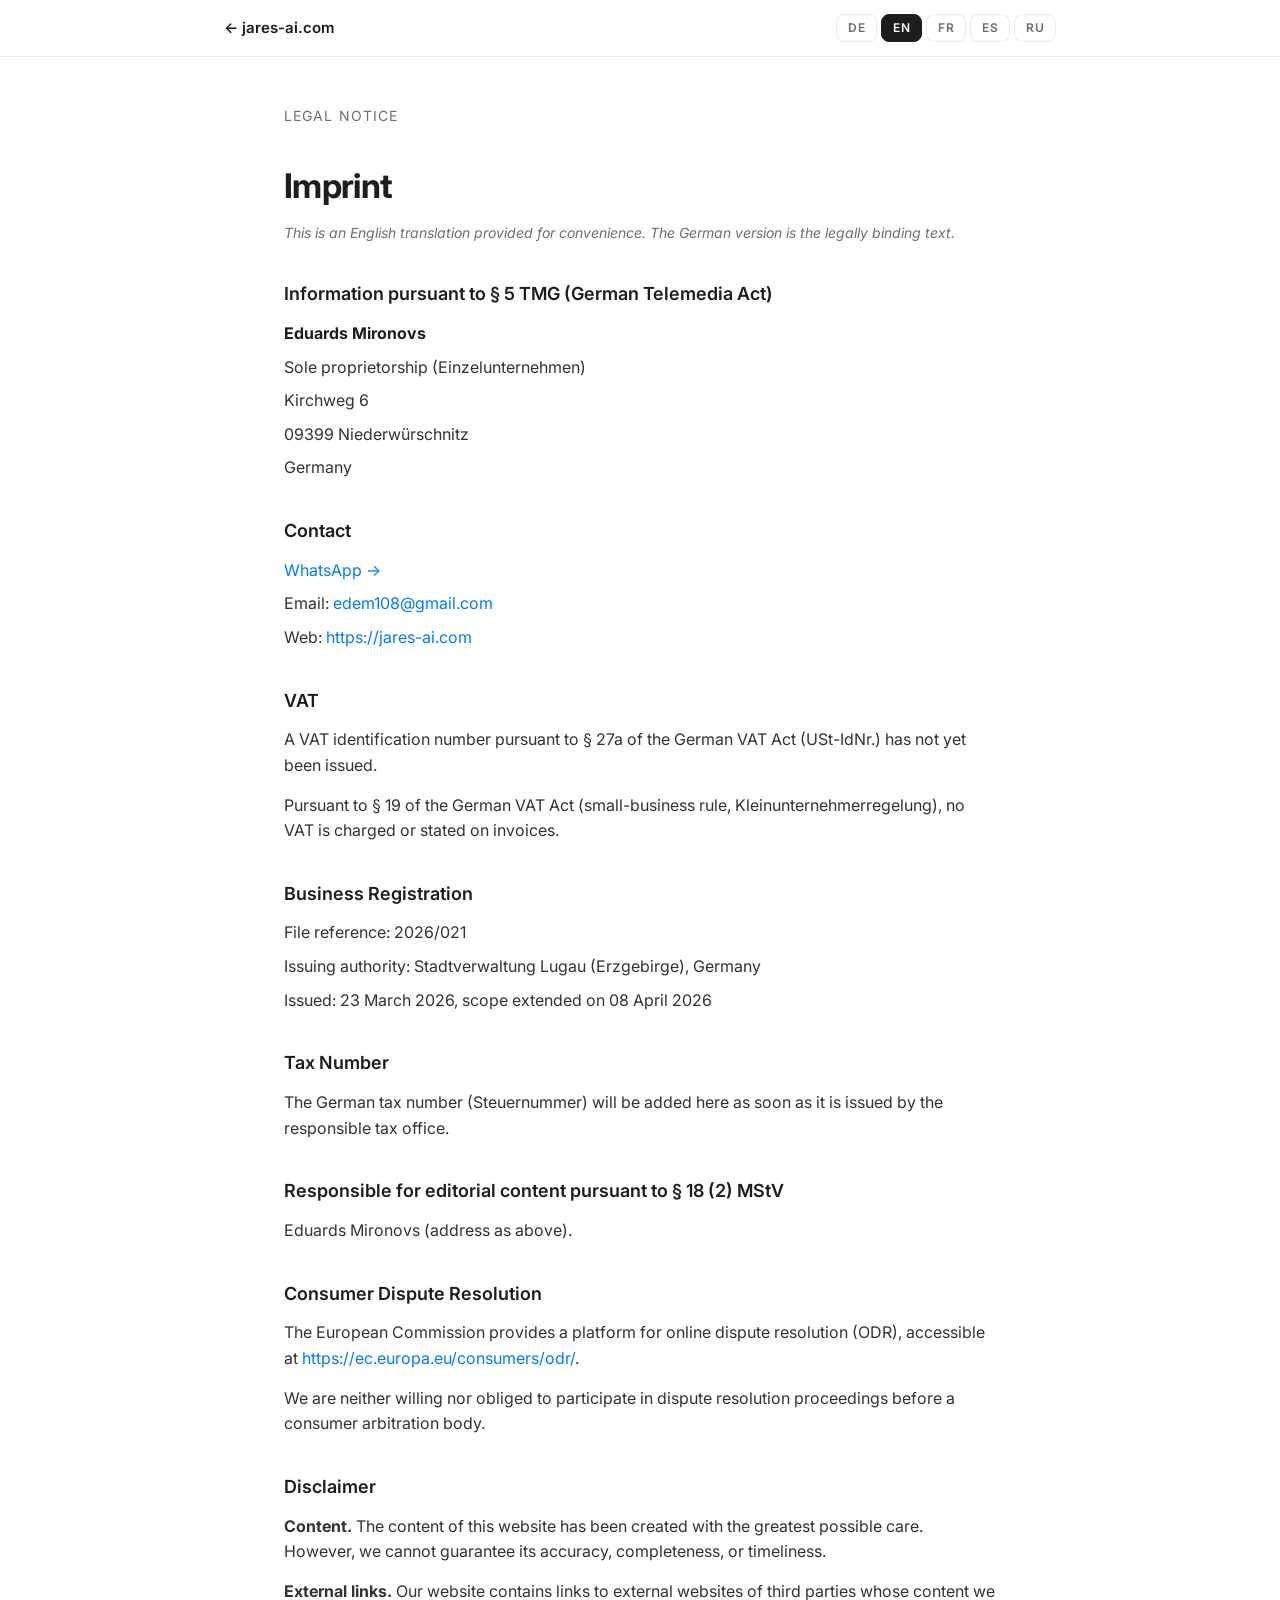
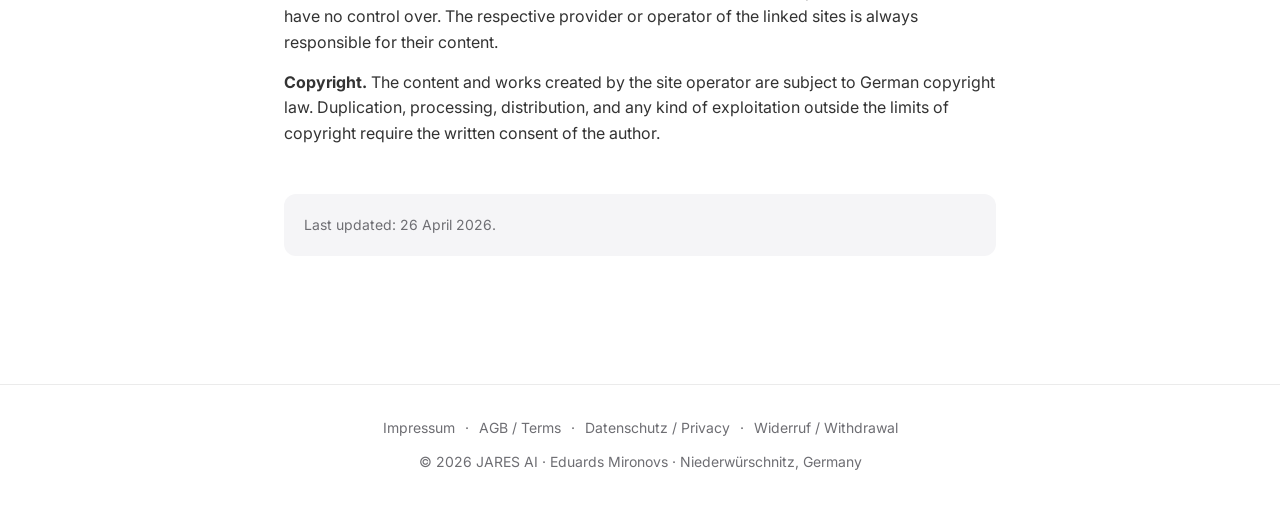
<file: impressum.html>
<!DOCTYPE html>
<html lang="de">
<head>
<meta charset="UTF-8">
<meta name="viewport" content="width=device-width, initial-scale=1.0">
<title>Impressum — JARES AI</title>
<meta name="description" content="Anbieterkennzeichnung gemäß § 5 TMG für jares-ai.com.">
<meta name="robots" content="index, follow">
<link rel="icon" type="image/svg+xml" href="/favicon.svg">
<link rel="apple-touch-icon" href="/apple-touch-icon.svg">
<meta name="theme-color" content="#0A84FF">
<link rel="preconnect" href="https://fonts.googleapis.com">
<link rel="preconnect" href="https://fonts.gstatic.com" crossorigin>
<link href="https://fonts.googleapis.com/css2?family=Inter:wght@400;500;600;700&display=swap" rel="stylesheet">
<style>
  *,*::before,*::after{box-sizing:border-box;margin:0;padding:0}
  :root{--ink:#1d1d1f;--gray:#6e6e73;--light:#f5f5f7;--blue:#007AFF;--border:rgba(0,0,0,0.08)}
  html{scroll-behavior:smooth}
  body{font-family:'Inter','Helvetica Neue',Helvetica,Arial,sans-serif;color:var(--ink);background:#fff;line-height:1.6;-webkit-font-smoothing:antialiased}
  header{position:sticky;top:0;background:rgba(255,255,255,0.92);backdrop-filter:saturate(180%) blur(14px);border-bottom:1px solid var(--border);z-index:10}
  .head-wrap{max-width:880px;margin:0 auto;padding:14px 24px;display:flex;align-items:center;justify-content:space-between;gap:16px;flex-wrap:wrap}
  .back{color:var(--ink);text-decoration:none;font-weight:600;font-size:15px}
  .back:hover{color:var(--blue)}
  .langs{display:flex;gap:4px}
  .langs button{font:600 12px/1 'Inter',sans-serif;padding:7px 11px;border:1px solid var(--border);background:#fff;color:var(--gray);border-radius:8px;cursor:pointer;letter-spacing:.04em}
  .langs button.active{background:var(--ink);color:#fff;border-color:var(--ink)}
  main{max-width:760px;margin:0 auto;padding:48px 24px 80px}
  article{display:none}
  article.active{display:block}
  h1{font-size:34px;font-weight:700;letter-spacing:-0.02em;margin-bottom:8px}
  .eyebrow{color:var(--gray);font-size:14px;text-transform:uppercase;letter-spacing:.08em;margin-bottom:32px}
  h2{font-size:18px;font-weight:600;margin:36px 0 12px;color:var(--ink)}
  p{margin-bottom:14px;color:#333}
  .block{margin-bottom:8px;color:#333}
  .block strong{color:var(--ink)}
  a{color:var(--blue);text-decoration:none}
  a:hover{text-decoration:underline}
  .meta-note{margin-top:48px;padding:20px;background:var(--light);border-radius:12px;font-size:14px;color:var(--gray);line-height:1.55}
  footer{border-top:1px solid var(--border);margin-top:48px;padding:32px 24px;text-align:center;color:var(--gray);font-size:14px}
  footer .legal-links{margin-bottom:12px;display:flex;flex-wrap:wrap;gap:10px;justify-content:center}
  footer a{color:var(--gray)}
  footer a:hover{color:var(--ink)}
  @media (max-width:540px){h1{font-size:28px}.head-wrap{padding:12px 18px}main{padding:32px 18px 60px}}
</style>
</head>
<body>

<header>
  <div class="head-wrap">
    <a class="back" href="/">← jares-ai.com</a>
    <nav class="langs" aria-label="Language">
      <button data-lang="de" class="active">DE</button>
      <button data-lang="en">EN</button>
      <button data-lang="fr">FR</button>
      <button data-lang="es">ES</button>
      <button data-lang="ru">RU</button>
    </nav>
  </div>
</header>

<main>

<!-- ═════════════ DE (rechtlich verbindlich) ═════════════ -->
<article lang="de" class="active">
  <div class="eyebrow">Anbieterkennzeichnung</div>
  <h1>Impressum</h1>

  <h2>Angaben gemäß § 5 TMG</h2>
  <div class="block"><strong>Eduards Mironovs</strong></div>
  <div class="block">Einzelunternehmen</div>
  <div class="block">Kirchweg 6</div>
  <div class="block">09399 Niederwürschnitz</div>
  <div class="block">Deutschland</div>

  <h2>Kontakt</h2>
  <div class="block"><a href="https://wa.me/35797614750" target="_blank" rel="noopener">WhatsApp →</a></div>
  <div class="block">E-Mail: <a href="mailto:edem108@gmail.com">edem108@gmail.com</a></div>
  <div class="block">Web: <a href="https://jares-ai.com">https://jares-ai.com</a></div>

  <h2>Umsatzsteuer</h2>
  <p>Eine Umsatzsteuer-Identifikationsnummer (USt-IdNr.) gemäß § 27a UStG liegt derzeit nicht vor.</p>
  <p>Gemäß § 19 UStG (Kleinunternehmerregelung) wird keine Umsatzsteuer berechnet und ausgewiesen.</p>

  <h2>Gewerbeanmeldung</h2>
  <div class="block">Aktenzeichen: 2026/021</div>
  <div class="block">Erteilende Behörde: Stadtverwaltung Lugau (Erzgebirge)</div>
  <div class="block">Erteilt am: 23.03.2026, Erweiterung am 08.04.2026</div>

  <h2>Steuernummer</h2>
  <p>Die Steuernummer wird nach Erteilung durch das zuständige Finanzamt unverzüglich an dieser Stelle ergänzt.</p>

  <h2>Redaktionell verantwortlich gemäß § 18 Abs. 2 MStV</h2>
  <p>Eduards Mironovs (Anschrift wie oben).</p>

  <h2>Verbraucherstreitbeilegung / Universalschlichtungsstelle</h2>
  <p>Die Europäische Kommission stellt eine Plattform zur Online-Streitbeilegung (OS) bereit, die Sie unter <a href="https://ec.europa.eu/consumers/odr/" target="_blank" rel="noopener">https://ec.europa.eu/consumers/odr/</a> finden.</p>
  <p>Wir sind nicht bereit und nicht verpflichtet, an Streitbeilegungsverfahren vor einer Verbraucherschlichtungsstelle teilzunehmen.</p>

  <h2>Haftungsausschluss</h2>
  <p><strong>Inhalt des Onlineangebots.</strong> Die Inhalte dieser Website wurden mit größtmöglicher Sorgfalt erstellt. Für die Richtigkeit, Vollständigkeit und Aktualität der Inhalte können wir jedoch keine Gewähr übernehmen.</p>
  <p><strong>Externe Links.</strong> Diese Website enthält Links zu externen Websites Dritter, auf deren Inhalte wir keinen Einfluss haben. Für die Inhalte der verlinkten Seiten ist stets der jeweilige Anbieter oder Betreiber verantwortlich.</p>
  <p><strong>Urheberrecht.</strong> Die durch den Seitenbetreiber erstellten Inhalte und Werke unterliegen dem deutschen Urheberrecht. Vervielfältigung, Bearbeitung, Verbreitung und jede Art der Verwertung außerhalb der Grenzen des Urheberrechts bedürfen der schriftlichen Zustimmung des Urhebers.</p>

  <div class="meta-note">Stand: 26.04.2026.</div>
</article>

<!-- ═════════════ EN ═════════════ -->
<article lang="en">
  <div class="eyebrow">Legal Notice</div>
  <h1>Imprint</h1>

  <p style="color:var(--gray);font-size:14px;margin-bottom:24px"><em>This is an English translation provided for convenience. The German version is the legally binding text.</em></p>

  <h2>Information pursuant to § 5 TMG (German Telemedia Act)</h2>
  <div class="block"><strong>Eduards Mironovs</strong></div>
  <div class="block">Sole proprietorship (Einzelunternehmen)</div>
  <div class="block">Kirchweg 6</div>
  <div class="block">09399 Niederwürschnitz</div>
  <div class="block">Germany</div>

  <h2>Contact</h2>
  <div class="block"><a href="https://wa.me/35797614750" target="_blank" rel="noopener">WhatsApp →</a></div>
  <div class="block">Email: <a href="mailto:edem108@gmail.com">edem108@gmail.com</a></div>
  <div class="block">Web: <a href="https://jares-ai.com">https://jares-ai.com</a></div>

  <h2>VAT</h2>
  <p>A VAT identification number pursuant to § 27a of the German VAT Act (USt-IdNr.) has not yet been issued.</p>
  <p>Pursuant to § 19 of the German VAT Act (small-business rule, Kleinunternehmerregelung), no VAT is charged or stated on invoices.</p>

  <h2>Business Registration</h2>
  <div class="block">File reference: 2026/021</div>
  <div class="block">Issuing authority: Stadtverwaltung Lugau (Erzgebirge), Germany</div>
  <div class="block">Issued: 23 March 2026, scope extended on 08 April 2026</div>

  <h2>Tax Number</h2>
  <p>The German tax number (Steuernummer) will be added here as soon as it is issued by the responsible tax office.</p>

  <h2>Responsible for editorial content pursuant to § 18 (2) MStV</h2>
  <p>Eduards Mironovs (address as above).</p>

  <h2>Consumer Dispute Resolution</h2>
  <p>The European Commission provides a platform for online dispute resolution (ODR), accessible at <a href="https://ec.europa.eu/consumers/odr/" target="_blank" rel="noopener">https://ec.europa.eu/consumers/odr/</a>.</p>
  <p>We are neither willing nor obliged to participate in dispute resolution proceedings before a consumer arbitration body.</p>

  <h2>Disclaimer</h2>
  <p><strong>Content.</strong> The content of this website has been created with the greatest possible care. However, we cannot guarantee its accuracy, completeness, or timeliness.</p>
  <p><strong>External links.</strong> Our website contains links to external websites of third parties whose content we have no control over. The respective provider or operator of the linked sites is always responsible for their content.</p>
  <p><strong>Copyright.</strong> The content and works created by the site operator are subject to German copyright law. Duplication, processing, distribution, and any kind of exploitation outside the limits of copyright require the written consent of the author.</p>

  <div class="meta-note">Last updated: 26 April 2026.</div>
</article>

<!-- ═════════════ FR ═════════════ -->
<article lang="fr">
  <div class="eyebrow">Mentions légales</div>
  <h1>Mentions légales</h1>

  <p style="color:var(--gray);font-size:14px;margin-bottom:24px"><em>Cette traduction est fournie à titre informatif. La version allemande est juridiquement contraignante.</em></p>

  <h2>Informations conformément au § 5 TMG</h2>
  <div class="block"><strong>Eduards Mironovs</strong></div>
  <div class="block">Entreprise individuelle (Einzelunternehmen)</div>
  <div class="block">Kirchweg 6</div>
  <div class="block">09399 Niederwürschnitz</div>
  <div class="block">Allemagne</div>

  <h2>Contact</h2>
  <div class="block"><a href="https://wa.me/35797614750" target="_blank" rel="noopener">WhatsApp →</a></div>
  <div class="block">E-mail : <a href="mailto:edem108@gmail.com">edem108@gmail.com</a></div>
  <div class="block">Web : <a href="https://jares-ai.com">https://jares-ai.com</a></div>

  <h2>TVA</h2>
  <p>Aucun numéro d'identification à la TVA (USt-IdNr.) selon le § 27a UStG n'a été attribué à ce jour.</p>
  <p>Conformément au § 19 UStG (régime de la franchise pour petites entreprises), aucune TVA n'est facturée.</p>

  <h2>Enregistrement commercial</h2>
  <div class="block">Numéro de dossier : 2026/021</div>
  <div class="block">Autorité émettrice : Stadtverwaltung Lugau (Erzgebirge), Allemagne</div>
  <div class="block">Délivré le 23/03/2026, extension le 08/04/2026</div>

  <h2>Numéro fiscal</h2>
  <p>Le numéro fiscal allemand sera ajouté ici dès qu'il aura été attribué par l'administration fiscale compétente.</p>

  <h2>Responsable éditorial selon § 18 (2) MStV</h2>
  <p>Eduards Mironovs (adresse ci-dessus).</p>

  <h2>Règlement des litiges</h2>
  <p>La Commission européenne met à disposition une plateforme de règlement en ligne des litiges : <a href="https://ec.europa.eu/consumers/odr/" target="_blank" rel="noopener">https://ec.europa.eu/consumers/odr/</a>.</p>
  <p>Nous ne sommes ni disposés ni obligés de participer à une procédure de règlement des litiges devant un organisme de conciliation des consommateurs.</p>

  <h2>Avis de non-responsabilité</h2>
  <p><strong>Contenu.</strong> Le contenu de ce site a été élaboré avec le plus grand soin. Nous ne pouvons toutefois pas garantir son exactitude, son exhaustivité ni son actualité.</p>
  <p><strong>Liens externes.</strong> Notre site contient des liens vers des sites tiers dont nous ne pouvons contrôler le contenu. La responsabilité des contenus liés incombe toujours au fournisseur ou à l'exploitant respectif.</p>
  <p><strong>Droits d'auteur.</strong> Les contenus créés par l'opérateur du site sont soumis au droit d'auteur allemand. Toute duplication, modification, diffusion ou exploitation hors des limites du droit d'auteur nécessite le consentement écrit de l'auteur.</p>

  <div class="meta-note">Dernière mise à jour : 26 avril 2026.</div>
</article>

<!-- ═════════════ ES ═════════════ -->
<article lang="es">
  <div class="eyebrow">Aviso legal</div>
  <h1>Aviso legal</h1>

  <p style="color:var(--gray);font-size:14px;margin-bottom:24px"><em>Esta traducción se proporciona a título informativo. La versión en alemán es la jurídicamente vinculante.</em></p>

  <h2>Información según § 5 TMG</h2>
  <div class="block"><strong>Eduards Mironovs</strong></div>
  <div class="block">Empresario individual (Einzelunternehmen)</div>
  <div class="block">Kirchweg 6</div>
  <div class="block">09399 Niederwürschnitz</div>
  <div class="block">Alemania</div>

  <h2>Contacto</h2>
  <div class="block"><a href="https://wa.me/35797614750" target="_blank" rel="noopener">WhatsApp →</a></div>
  <div class="block">Email: <a href="mailto:edem108@gmail.com">edem108@gmail.com</a></div>
  <div class="block">Web: <a href="https://jares-ai.com">https://jares-ai.com</a></div>

  <h2>IVA</h2>
  <p>Actualmente no se dispone de un número de identificación fiscal a efectos del IVA (USt-IdNr.) según el § 27a UStG.</p>
  <p>Conforme al § 19 UStG (régimen de pequeño empresario), no se aplica ni se factura el IVA.</p>

  <h2>Registro mercantil</h2>
  <div class="block">Expediente: 2026/021</div>
  <div class="block">Autoridad emisora: Stadtverwaltung Lugau (Erzgebirge), Alemania</div>
  <div class="block">Expedido el 23/03/2026, ampliado el 08/04/2026</div>

  <h2>Número fiscal</h2>
  <p>El número fiscal alemán se añadirá aquí en cuanto sea asignado por la oficina tributaria competente.</p>

  <h2>Responsable editorial según § 18 (2) MStV</h2>
  <p>Eduards Mironovs (dirección como arriba).</p>

  <h2>Resolución de litigios de consumo</h2>
  <p>La Comisión Europea pone a disposición una plataforma de resolución de litigios en línea: <a href="https://ec.europa.eu/consumers/odr/" target="_blank" rel="noopener">https://ec.europa.eu/consumers/odr/</a>.</p>
  <p>No estamos dispuestos ni obligados a participar en procedimientos de resolución de litigios ante un organismo arbitral de consumo.</p>

  <h2>Exención de responsabilidad</h2>
  <p><strong>Contenido.</strong> Los contenidos de este sitio se han elaborado con el mayor cuidado posible. No podemos garantizar su exactitud, integridad ni actualidad.</p>
  <p><strong>Enlaces externos.</strong> El sitio contiene enlaces a sitios de terceros cuyos contenidos no controlamos. El proveedor u operador correspondiente es siempre responsable de los contenidos enlazados.</p>
  <p><strong>Derechos de autor.</strong> Los contenidos creados por el operador del sitio están sujetos a la legislación alemana sobre derechos de autor. Cualquier reproducción, modificación, distribución o explotación fuera de los límites del derecho de autor requiere el consentimiento por escrito del autor.</p>

  <div class="meta-note">Última actualización: 26 de abril de 2026.</div>
</article>

<!-- ═════════════ RU ═════════════ -->
<article lang="ru">
  <div class="eyebrow">Выходные данные</div>
  <h1>Импрессум</h1>

  <p style="color:var(--gray);font-size:14px;margin-bottom:24px"><em>Этот перевод предоставлен в информационных целях. Юридически обязывающим является немецкий текст.</em></p>

  <h2>Сведения согласно § 5 TMG</h2>
  <div class="block"><strong>Eduards Mironovs</strong></div>
  <div class="block">Индивидуальный предприниматель (Einzelunternehmen)</div>
  <div class="block">Kirchweg 6</div>
  <div class="block">09399 Niederwürschnitz</div>
  <div class="block">Германия</div>

  <h2>Контакты</h2>
  <div class="block"><a href="https://wa.me/35797614750" target="_blank" rel="noopener">WhatsApp →</a></div>
  <div class="block">Email: <a href="mailto:edem108@gmail.com">edem108@gmail.com</a></div>
  <div class="block">Сайт: <a href="https://jares-ai.com">https://jares-ai.com</a></div>

  <h2>НДС</h2>
  <p>Идентификационный номер плательщика НДС (USt-IdNr.) согласно § 27a UStG в настоящее время не присвоен.</p>
  <p>В соответствии с § 19 UStG (правило для малых предпринимателей, Kleinunternehmerregelung) НДС не начисляется и не указывается в счетах.</p>

  <h2>Регистрация ИП</h2>
  <div class="block">Номер дела: 2026/021</div>
  <div class="block">Орган выдачи: Stadtverwaltung Lugau (Erzgebirge), Германия</div>
  <div class="block">Дата выдачи: 23.03.2026, расширение деятельности 08.04.2026</div>

  <h2>Налоговый номер (Steuernummer)</h2>
  <p>Немецкий налоговый номер будет указан здесь сразу после его присвоения соответствующим налоговым органом (Finanzamt).</p>

  <h2>Ответственный за редакционное содержание согласно § 18 (2) MStV</h2>
  <p>Eduards Mironovs (адрес как указано выше).</p>

  <h2>Разрешение потребительских споров</h2>
  <p>Европейская комиссия предоставляет платформу для онлайн-разрешения споров: <a href="https://ec.europa.eu/consumers/odr/" target="_blank" rel="noopener">https://ec.europa.eu/consumers/odr/</a>.</p>
  <p>Мы не готовы и не обязаны участвовать в процедуре разрешения споров в потребительском арбитражном органе.</p>

  <h2>Отказ от ответственности</h2>
  <p><strong>Содержание.</strong> Содержание этого сайта подготовлено с максимальной тщательностью. Тем не менее мы не можем гарантировать точность, полноту или актуальность опубликованной информации.</p>
  <p><strong>Внешние ссылки.</strong> Сайт содержит ссылки на сторонние веб-ресурсы, на содержание которых мы не имеем влияния. Ответственность за содержание связанных страниц несёт соответствующий поставщик или оператор.</p>
  <p><strong>Авторское право.</strong> Материалы, созданные оператором сайта, защищены авторским правом ФРГ. Воспроизведение, обработка, распространение и любая форма использования за пределами авторского права требуют письменного согласия автора.</p>

  <div class="meta-note">Последнее обновление: 26.04.2026.</div>
</article>

</main>

<footer>
  <div class="legal-links">
    <a href="/impressum.html">Impressum</a> ·
    <a href="/agb.html">AGB / Terms</a> ·
    <a href="/datenschutz.html">Datenschutz / Privacy</a> ·
    <a href="/widerrufsbelehrung.html">Widerruf / Withdrawal</a>
  </div>
  <div>© <span id="y"></span> JARES AI · Eduards Mironovs · Niederwürschnitz, Germany</div>
</footer>

<script>
  document.getElementById('y').textContent = new Date().getFullYear();
  const SUPPORTED = ['de','en','fr','es','ru'];
  const KEY = 'jares-lang';

  function applyLang(lang){
    if(!SUPPORTED.includes(lang)) lang = 'de';
    document.documentElement.lang = lang;
    document.querySelectorAll('article[lang]').forEach(a=>{
      a.classList.toggle('active', a.getAttribute('lang') === lang);
    });
    document.querySelectorAll('.langs button').forEach(b=>{
      b.classList.toggle('active', b.dataset.lang === lang);
    });
    try{ localStorage.setItem(KEY, lang); }catch(e){}
  }

  // Init: saved → URL hash → browser → de
  (function(){
    let saved = null;
    try{ saved = localStorage.getItem(KEY); }catch(e){}
    const hash = location.hash.replace('#','').toLowerCase();
    const browser = (navigator.language || 'de').slice(0,2).toLowerCase();
    const lang = SUPPORTED.includes(saved) ? saved
              : SUPPORTED.includes(hash)   ? hash
              : SUPPORTED.includes(browser)? browser
              : 'de';
    applyLang(lang);
  })();

  document.querySelectorAll('.langs button').forEach(b=>{
    b.addEventListener('click', ()=>applyLang(b.dataset.lang));
  });
</script>

</body>
</html>
</file>
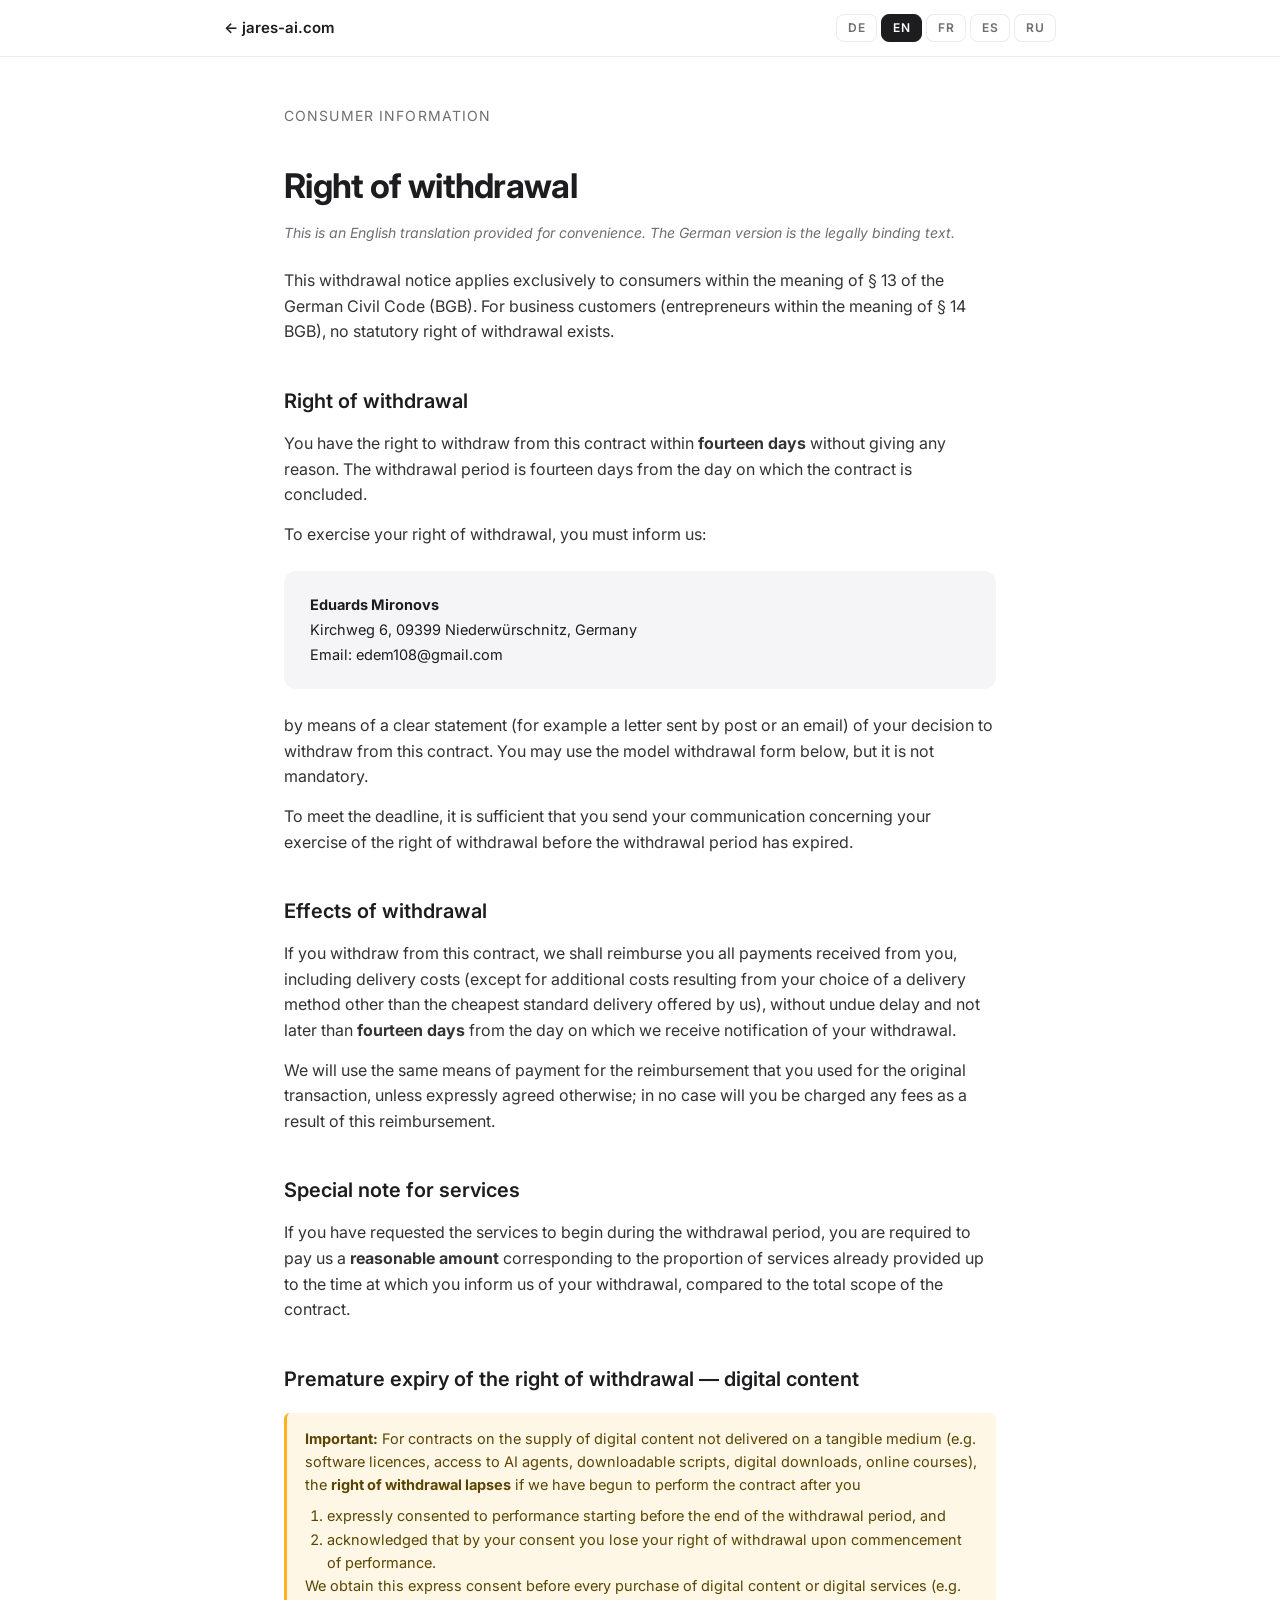
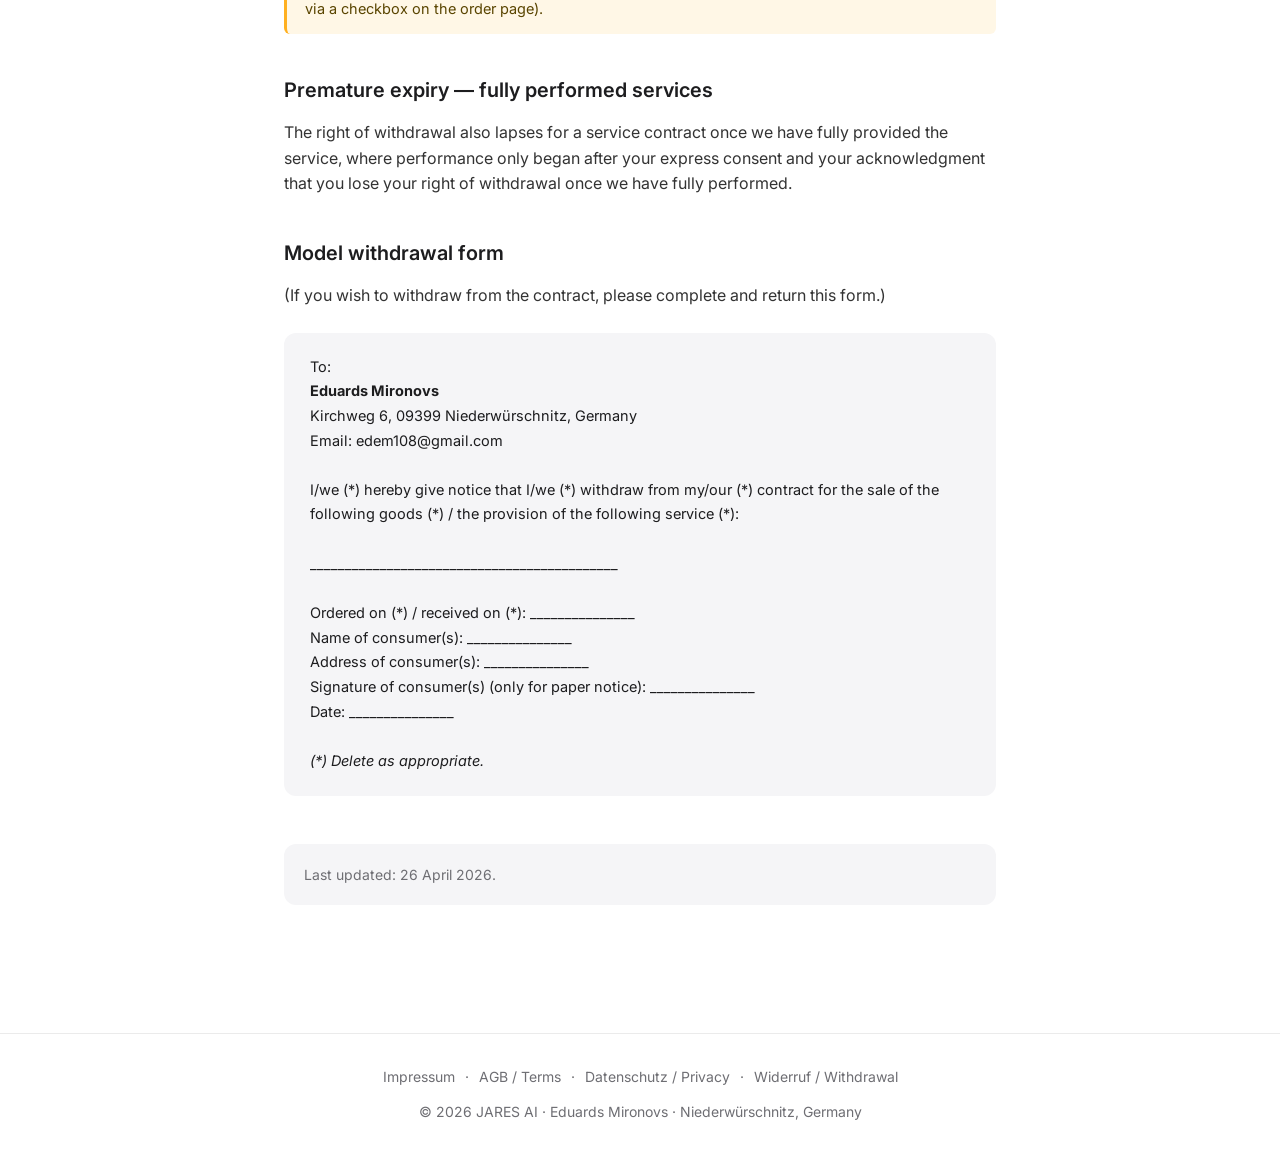
<file: widerrufsbelehrung.html>
<!DOCTYPE html>
<html lang="de">
<head>
<meta charset="UTF-8">
<meta name="viewport" content="width=device-width, initial-scale=1.0">
<title>Widerrufsbelehrung — JARES AI</title>
<meta name="description" content="Widerrufsbelehrung und Muster-Widerrufsformular gemäß §§ 355 ff. BGB für jares-ai.com.">
<meta name="robots" content="index, follow">
<link rel="icon" type="image/svg+xml" href="/favicon.svg">
<link rel="apple-touch-icon" href="/apple-touch-icon.svg">
<meta name="theme-color" content="#0A84FF">
<link rel="preconnect" href="https://fonts.googleapis.com">
<link rel="preconnect" href="https://fonts.gstatic.com" crossorigin>
<link href="https://fonts.googleapis.com/css2?family=Inter:wght@400;500;600;700&display=swap" rel="stylesheet">
<style>
  *,*::before,*::after{box-sizing:border-box;margin:0;padding:0}
  :root{--ink:#1d1d1f;--gray:#6e6e73;--light:#f5f5f7;--blue:#007AFF;--border:rgba(0,0,0,0.08)}
  html{scroll-behavior:smooth}
  body{font-family:'Inter','Helvetica Neue',Helvetica,Arial,sans-serif;color:var(--ink);background:#fff;line-height:1.6;-webkit-font-smoothing:antialiased}
  header{position:sticky;top:0;background:rgba(255,255,255,0.92);backdrop-filter:saturate(180%) blur(14px);border-bottom:1px solid var(--border);z-index:10}
  .head-wrap{max-width:880px;margin:0 auto;padding:14px 24px;display:flex;align-items:center;justify-content:space-between;gap:16px;flex-wrap:wrap}
  .back{color:var(--ink);text-decoration:none;font-weight:600;font-size:15px}
  .back:hover{color:var(--blue)}
  .langs{display:flex;gap:4px}
  .langs button{font:600 12px/1 'Inter',sans-serif;padding:7px 11px;border:1px solid var(--border);background:#fff;color:var(--gray);border-radius:8px;cursor:pointer;letter-spacing:.04em}
  .langs button.active{background:var(--ink);color:#fff;border-color:var(--ink)}
  main{max-width:760px;margin:0 auto;padding:48px 24px 80px}
  article{display:none}
  article.active{display:block}
  h1{font-size:34px;font-weight:700;letter-spacing:-0.02em;margin-bottom:8px}
  .eyebrow{color:var(--gray);font-size:14px;text-transform:uppercase;letter-spacing:.08em;margin-bottom:32px}
  h2{font-size:20px;font-weight:600;margin:40px 0 14px;color:var(--ink)}
  h3{font-size:16px;font-weight:600;margin:24px 0 10px;color:var(--ink)}
  p{margin-bottom:14px;color:#333}
  ul{margin:8px 0 14px 22px;color:#333}
  ul li{margin-bottom:6px}
  .block{margin-bottom:8px;color:#333}
  .block strong{color:var(--ink)}
  a{color:var(--blue);text-decoration:none}
  a:hover{text-decoration:underline}
  .form-block{background:var(--light);padding:22px 26px;border-radius:12px;margin:24px 0;font-size:14.5px;line-height:1.7}
  .form-block strong{color:var(--ink)}
  .important{padding:14px 18px;background:#fff7e6;border-left:3px solid #ffb020;border-radius:6px;font-size:14.5px;color:#5a4500;margin:18px 0}
  .important strong{color:#5a4500}
  .meta-note{margin-top:48px;padding:20px;background:var(--light);border-radius:12px;font-size:14px;color:var(--gray);line-height:1.55}
  footer{border-top:1px solid var(--border);margin-top:48px;padding:32px 24px;text-align:center;color:var(--gray);font-size:14px}
  footer .legal-links{margin-bottom:12px;display:flex;flex-wrap:wrap;gap:10px;justify-content:center}
  footer a{color:var(--gray)}
  footer a:hover{color:var(--ink)}
  @media (max-width:540px){h1{font-size:28px}.head-wrap{padding:12px 18px}main{padding:32px 18px 60px}}
</style>
</head>
<body>

<header>
  <div class="head-wrap">
    <a class="back" href="/">← jares-ai.com</a>
    <nav class="langs" aria-label="Language">
      <button data-lang="de" class="active">DE</button>
      <button data-lang="en">EN</button>
      <button data-lang="fr">FR</button>
      <button data-lang="es">ES</button>
      <button data-lang="ru">RU</button>
    </nav>
  </div>
</header>

<main>

<!-- ═════════════ DE ═════════════ -->
<article lang="de" class="active">
  <div class="eyebrow">Verbraucherinformation</div>
  <h1>Widerrufsbelehrung</h1>

  <p>Diese Widerrufsbelehrung gilt ausschließlich für Verbraucher im Sinne des § 13 BGB. Für Unternehmer im Sinne des § 14 BGB besteht kein gesetzliches Widerrufsrecht.</p>

  <h2>Widerrufsrecht</h2>
  <p>Sie haben das Recht, binnen <strong>vierzehn Tagen</strong> ohne Angabe von Gründen diesen Vertrag zu widerrufen.</p>
  <p>Die Widerrufsfrist beträgt vierzehn Tage ab dem Tag des Vertragsabschlusses.</p>
  <p>Um Ihr Widerrufsrecht auszuüben, müssen Sie uns:</p>
  <div class="form-block">
    <strong>Eduards Mironovs</strong><br>
    Kirchweg 6, 09399 Niederwürschnitz, Deutschland<br>
    E-Mail: edem108@gmail.com
  </div>
  <p>mittels einer eindeutigen Erklärung (z.&nbsp;B. ein mit der Post versandter Brief oder eine E-Mail) über Ihren Entschluss, diesen Vertrag zu widerrufen, informieren. Sie können dafür das nachstehende Muster-Widerrufsformular verwenden, das jedoch nicht vorgeschrieben ist.</p>
  <p>Zur Wahrung der Widerrufsfrist reicht es aus, dass Sie die Mitteilung über die Ausübung des Widerrufsrechts vor Ablauf der Widerrufsfrist absenden.</p>

  <h2>Folgen des Widerrufs</h2>
  <p>Wenn Sie diesen Vertrag widerrufen, haben wir Ihnen alle Zahlungen, die wir von Ihnen erhalten haben, einschließlich der Lieferkosten (mit Ausnahme der zusätzlichen Kosten, die sich daraus ergeben, dass Sie eine andere Art der Lieferung als die von uns angebotene, günstigste Standardlieferung gewählt haben), unverzüglich und spätestens binnen <strong>vierzehn Tagen</strong> ab dem Tag zurückzuzahlen, an dem die Mitteilung über Ihren Widerruf dieses Vertrags bei uns eingegangen ist.</p>
  <p>Für diese Rückzahlung verwenden wir dasselbe Zahlungsmittel, das Sie bei der ursprünglichen Transaktion eingesetzt haben, es sei denn, mit Ihnen wurde ausdrücklich etwas anderes vereinbart; in keinem Fall werden Ihnen wegen dieser Rückzahlung Entgelte berechnet.</p>

  <h2>Besondere Hinweise bei Dienstleistungen</h2>
  <p>Haben Sie verlangt, dass die Dienstleistungen während der Widerrufsfrist beginnen sollen, so haben Sie uns einen <strong>angemessenen Betrag</strong> zu zahlen, der dem Anteil der bis zu dem Zeitpunkt, zu dem Sie uns von der Ausübung des Widerrufsrechts hinsichtlich dieses Vertrags unterrichten, bereits erbrachten Dienstleistungen im Vergleich zum Gesamtumfang der im Vertrag vorgesehenen Dienstleistungen entspricht.</p>

  <h2>Vorzeitiges Erlöschen des Widerrufsrechts bei digitalen Inhalten</h2>
  <div class="important">
    <strong>Wichtig:</strong> Bei einem Vertrag über die Lieferung von nicht auf einem körperlichen Datenträger befindlichen digitalen Inhalten (z.&nbsp;B. Software-Lizenzen, Zugang zu KI-Agenten, abrufbare Skripte, digitale Downloads, Online-Kurse) <strong>erlischt das Widerrufsrecht</strong> auch, wenn wir mit der Ausführung des Vertrags begonnen haben, nachdem Sie
    <ol style="margin:8px 0 0 22px">
      <li>ausdrücklich zugestimmt haben, dass wir mit der Ausführung des Vertrags vor Ablauf der Widerrufsfrist beginnen, und</li>
      <li>Ihre Kenntnis davon bestätigt haben, dass Sie durch Ihre Zustimmung mit Beginn der Ausführung des Vertrags Ihr Widerrufsrecht verlieren.</li>
    </ol>
    Diese Zustimmung holen wir vor jedem Kauf eines digitalen Inhalts oder digitalen Dienstes ausdrücklich ein (z.&nbsp;B. durch eine Checkbox auf der Bestellseite).
  </div>

  <h2>Vorzeitiges Erlöschen bei vollständig erbrachten Dienstleistungen</h2>
  <p>Das Widerrufsrecht erlischt bei einem Vertrag zur Erbringung von Dienstleistungen auch, wenn wir die Dienstleistung vollständig erbracht haben und mit der Ausführung der Dienstleistung erst begonnen haben, nachdem Sie dazu Ihre ausdrückliche Zustimmung gegeben und gleichzeitig Ihre Kenntnis davon bestätigt haben, dass Sie Ihr Widerrufsrecht bei vollständiger Vertragserfüllung durch uns verlieren.</p>

  <h2>Muster-Widerrufsformular</h2>
  <p>(Wenn Sie den Vertrag widerrufen wollen, füllen Sie bitte dieses Formular aus und senden Sie es zurück.)</p>
  <div class="form-block">
    An:<br>
    <strong>Eduards Mironovs</strong><br>
    Kirchweg 6, 09399 Niederwürschnitz, Deutschland<br>
    E-Mail: edem108@gmail.com<br><br>

    Hiermit widerrufe(n) ich/wir (*) den von mir/uns (*) abgeschlossenen Vertrag über den Kauf der folgenden Waren (*) / die Erbringung der folgenden Dienstleistung (*):<br><br>

    ____________________________________________<br><br>

    Bestellt am (*) / erhalten am (*): _______________<br><br>
    Name des/der Verbraucher(s): _______________<br>
    Anschrift des/der Verbraucher(s): _______________<br><br>
    Unterschrift des/der Verbraucher(s) (nur bei Mitteilung auf Papier): _______________<br><br>
    Datum: _______________<br><br>

    <em>(*) Unzutreffendes streichen.</em>
  </div>

  <div class="meta-note">Stand: 26.04.2026.</div>
</article>

<!-- ═════════════ EN ═════════════ -->
<article lang="en">
  <div class="eyebrow">Consumer information</div>
  <h1>Right of withdrawal</h1>

  <p style="color:var(--gray);font-size:14px;margin-bottom:24px"><em>This is an English translation provided for convenience. The German version is the legally binding text.</em></p>

  <p>This withdrawal notice applies exclusively to consumers within the meaning of § 13 of the German Civil Code (BGB). For business customers (entrepreneurs within the meaning of § 14 BGB), no statutory right of withdrawal exists.</p>

  <h2>Right of withdrawal</h2>
  <p>You have the right to withdraw from this contract within <strong>fourteen days</strong> without giving any reason. The withdrawal period is fourteen days from the day on which the contract is concluded.</p>
  <p>To exercise your right of withdrawal, you must inform us:</p>
  <div class="form-block">
    <strong>Eduards Mironovs</strong><br>
    Kirchweg 6, 09399 Niederwürschnitz, Germany<br>
    Email: edem108@gmail.com
  </div>
  <p>by means of a clear statement (for example a letter sent by post or an email) of your decision to withdraw from this contract. You may use the model withdrawal form below, but it is not mandatory.</p>
  <p>To meet the deadline, it is sufficient that you send your communication concerning your exercise of the right of withdrawal before the withdrawal period has expired.</p>

  <h2>Effects of withdrawal</h2>
  <p>If you withdraw from this contract, we shall reimburse you all payments received from you, including delivery costs (except for additional costs resulting from your choice of a delivery method other than the cheapest standard delivery offered by us), without undue delay and not later than <strong>fourteen days</strong> from the day on which we receive notification of your withdrawal.</p>
  <p>We will use the same means of payment for the reimbursement that you used for the original transaction, unless expressly agreed otherwise; in no case will you be charged any fees as a result of this reimbursement.</p>

  <h2>Special note for services</h2>
  <p>If you have requested the services to begin during the withdrawal period, you are required to pay us a <strong>reasonable amount</strong> corresponding to the proportion of services already provided up to the time at which you inform us of your withdrawal, compared to the total scope of the contract.</p>

  <h2>Premature expiry of the right of withdrawal — digital content</h2>
  <div class="important">
    <strong>Important:</strong> For contracts on the supply of digital content not delivered on a tangible medium (e.g. software licences, access to AI agents, downloadable scripts, digital downloads, online courses), the <strong>right of withdrawal lapses</strong> if we have begun to perform the contract after you
    <ol style="margin:8px 0 0 22px">
      <li>expressly consented to performance starting before the end of the withdrawal period, and</li>
      <li>acknowledged that by your consent you lose your right of withdrawal upon commencement of performance.</li>
    </ol>
    We obtain this express consent before every purchase of digital content or digital services (e.g. via a checkbox on the order page).
  </div>

  <h2>Premature expiry — fully performed services</h2>
  <p>The right of withdrawal also lapses for a service contract once we have fully provided the service, where performance only began after your express consent and your acknowledgment that you lose your right of withdrawal once we have fully performed.</p>

  <h2>Model withdrawal form</h2>
  <p>(If you wish to withdraw from the contract, please complete and return this form.)</p>
  <div class="form-block">
    To:<br>
    <strong>Eduards Mironovs</strong><br>
    Kirchweg 6, 09399 Niederwürschnitz, Germany<br>
    Email: edem108@gmail.com<br><br>

    I/we (*) hereby give notice that I/we (*) withdraw from my/our (*) contract for the sale of the following goods (*) / the provision of the following service (*):<br><br>

    ____________________________________________<br><br>

    Ordered on (*) / received on (*): _______________<br>
    Name of consumer(s): _______________<br>
    Address of consumer(s): _______________<br>
    Signature of consumer(s) (only for paper notice): _______________<br>
    Date: _______________<br><br>
    <em>(*) Delete as appropriate.</em>
  </div>

  <div class="meta-note">Last updated: 26 April 2026.</div>
</article>

<!-- ═════════════ FR ═════════════ -->
<article lang="fr">
  <div class="eyebrow">Information consommateur</div>
  <h1>Droit de rétractation</h1>

  <p style="color:var(--gray);font-size:14px;margin-bottom:24px"><em>Cette traduction est fournie à titre informatif. La version allemande est juridiquement contraignante.</em></p>

  <p>Cette information concerne uniquement les consommateurs au sens du § 13 BGB. Les professionnels (au sens du § 14 BGB) ne disposent d'aucun droit légal de rétractation.</p>

  <h2>Droit de rétractation</h2>
  <p>Vous disposez d'un délai de <strong>quatorze jours</strong> pour vous rétracter du présent contrat sans avoir à motiver votre décision. Le délai court à compter du jour de la conclusion du contrat.</p>
  <p>Pour exercer ce droit, vous devez nous notifier :</p>
  <div class="form-block">
    <strong>Eduards Mironovs</strong><br>
    Kirchweg 6, 09399 Niederwürschnitz, Allemagne<br>
    E-mail : edem108@gmail.com
  </div>
  <p>votre décision de rétractation au moyen d'une déclaration dénuée d'ambiguïté (lettre postale ou e-mail). Vous pouvez utiliser le modèle ci-dessous mais ce n'est pas obligatoire.</p>
  <p>Pour respecter le délai, il suffit que la communication soit envoyée avant l'expiration du délai.</p>

  <h2>Effets de la rétractation</h2>
  <p>En cas de rétractation, nous vous remboursons tous les paiements reçus, y compris les frais de livraison (sauf surcoût lié à un mode de livraison autre que le moins cher proposé), sans retard injustifié et au plus tard <strong>quatorze jours</strong> après réception de la notification.</p>
  <p>Le remboursement est effectué par le même moyen de paiement, sans frais.</p>

  <h2>Services en cours d'exécution</h2>
  <p>Si vous avez demandé que la prestation commence pendant le délai de rétractation, vous devez nous payer un <strong>montant proportionnel</strong> correspondant à la part de prestation déjà réalisée jusqu'à la rétractation.</p>

  <h2>Perte anticipée du droit — contenu numérique</h2>
  <div class="important">
    <strong>Important :</strong> Pour les contrats portant sur la fourniture de contenu numérique non livré sur support matériel (licences logicielles, accès à des agents IA, scripts téléchargeables, téléchargements numériques, cours en ligne), <strong>le droit de rétractation s'éteint</strong> dès que nous commençons l'exécution, à condition que vous ayez :
    <ol style="margin:8px 0 0 22px">
      <li>expressément consenti à ce que l'exécution commence avant la fin du délai, et</li>
      <li>reconnu perdre votre droit de rétractation à l'ouverture de l'exécution.</li>
    </ol>
    Ce consentement explicite est recueilli à chaque achat (par exemple via une case à cocher).
  </div>

  <h2>Perte anticipée — services entièrement exécutés</h2>
  <p>Le droit s'éteint également lorsque le service a été entièrement fourni et que l'exécution n'a commencé qu'après votre consentement explicite et votre reconnaissance de la perte du droit en cas d'exécution complète.</p>

  <h2>Modèle de formulaire de rétractation</h2>
  <p>(À compléter et renvoyer en cas de rétractation.)</p>
  <div class="form-block">
    À :<br>
    <strong>Eduards Mironovs</strong><br>
    Kirchweg 6, 09399 Niederwürschnitz, Allemagne<br>
    E-mail : edem108@gmail.com<br><br>

    Je/Nous (*) vous notifie/notifions (*) ma/notre (*) rétractation du contrat portant sur la vente du bien (*) / la prestation de service (*) ci-dessous :<br><br>
    ____________________________________________<br><br>
    Commandé le (*) / reçu le (*) : _______________<br>
    Nom du/des consommateur(s) : _______________<br>
    Adresse du/des consommateur(s) : _______________<br>
    Signature (uniquement papier) : _______________<br>
    Date : _______________<br><br>
    <em>(*) Rayer la mention inutile.</em>
  </div>

  <div class="meta-note">Dernière mise à jour : 26 avril 2026.</div>
</article>

<!-- ═════════════ ES ═════════════ -->
<article lang="es">
  <div class="eyebrow">Información al consumidor</div>
  <h1>Derecho de desistimiento</h1>

  <p style="color:var(--gray);font-size:14px;margin-bottom:24px"><em>Esta traducción se proporciona a título informativo. La versión en alemán es la jurídicamente vinculante.</em></p>

  <p>Esta información se aplica exclusivamente a consumidores en el sentido del § 13 BGB. Las personas que actúan como empresarios (§ 14 BGB) no disponen de derecho legal de desistimiento.</p>

  <h2>Derecho de desistimiento</h2>
  <p>Tiene derecho a desistir del contrato en un plazo de <strong>catorce días</strong> sin necesidad de justificación. El plazo se cuenta desde el día de celebración del contrato.</p>
  <p>Para ejercer este derecho debe comunicárnoslo:</p>
  <div class="form-block">
    <strong>Eduards Mironovs</strong><br>
    Kirchweg 6, 09399 Niederwürschnitz, Alemania<br>
    Email: edem108@gmail.com
  </div>
  <p>mediante una declaración inequívoca (carta postal o email). Puede utilizar el modelo más abajo, pero no es obligatorio.</p>
  <p>Para cumplir el plazo basta con que el aviso se envíe antes de que expire.</p>

  <h2>Consecuencias del desistimiento</h2>
  <p>En caso de desistimiento le devolveremos todos los pagos recibidos, incluyendo los gastos de envío (excepto los costes adicionales por elegir una opción de envío distinta del envío estándar más barato), sin demora indebida y a más tardar en <strong>catorce días</strong> a partir de la recepción del aviso.</p>
  <p>El reembolso se realizará con el mismo medio de pago, sin coste alguno para usted.</p>

  <h2>Servicios en ejecución</h2>
  <p>Si solicitó que el servicio comenzara durante el plazo, deberá abonarnos un <strong>importe proporcional</strong> correspondiente a la parte ya prestada hasta el momento del desistimiento.</p>

  <h2>Extinción anticipada — contenido digital</h2>
  <div class="important">
    <strong>Importante:</strong> En contratos sobre la entrega de contenido digital sin soporte físico (licencias de software, acceso a agentes IA, scripts descargables, descargas digitales, cursos en línea), <strong>el derecho de desistimiento se extingue</strong> en cuanto comenzamos la ejecución, siempre que usted haya:
    <ol style="margin:8px 0 0 22px">
      <li>consentido expresamente que comencemos la ejecución antes del fin del plazo, y</li>
      <li>reconocido la pérdida del derecho de desistimiento al iniciarse la ejecución.</li>
    </ol>
    Este consentimiento se solicita expresamente antes de cada compra (por ejemplo mediante una casilla de verificación).
  </div>

  <h2>Extinción anticipada — servicios totalmente prestados</h2>
  <p>El derecho también se extingue cuando hemos prestado el servicio en su totalidad, siempre que la ejecución comenzara únicamente tras su consentimiento expreso y su reconocimiento de la pérdida del derecho.</p>

  <h2>Modelo de formulario de desistimiento</h2>
  <p>(Cumplimente y envíe este formulario si desea desistir.)</p>
  <div class="form-block">
    A:<br>
    <strong>Eduards Mironovs</strong><br>
    Kirchweg 6, 09399 Niederwürschnitz, Alemania<br>
    Email: edem108@gmail.com<br><br>

    Por la presente le comunico/comunicamos (*) mi/nuestro (*) desistimiento del contrato de compra del bien (*) / prestación del servicio (*) siguiente:<br><br>
    ____________________________________________<br><br>
    Pedido el (*) / recibido el (*): _______________<br>
    Nombre del/de los consumidor(es): _______________<br>
    Dirección del/de los consumidor(es): _______________<br>
    Firma (solo en papel): _______________<br>
    Fecha: _______________<br><br>
    <em>(*) Táchese lo que no proceda.</em>
  </div>

  <div class="meta-note">Última actualización: 26 de abril de 2026.</div>
</article>

<!-- ═════════════ RU ═════════════ -->
<article lang="ru">
  <div class="eyebrow">Информация для потребителя</div>
  <h1>Право на отказ от договора</h1>

  <p style="color:var(--gray);font-size:14px;margin-bottom:24px"><em>Этот перевод предоставлен в информационных целях. Юридически обязывающим является немецкий текст.</em></p>

  <p>Данная информация распространяется исключительно на потребителей в смысле § 13 BGB. Для предпринимателей (§ 14 BGB) законное право отказа от договора отсутствует.</p>

  <h2>Право на отказ</h2>
  <p>Вы вправе отказаться от настоящего договора в течение <strong>четырнадцати дней</strong> без указания причин. Срок исчисляется со дня заключения договора.</p>
  <p>Для реализации права на отказ свяжитесь с нами:</p>
  <div class="form-block">
    <strong>Eduards Mironovs</strong><br>
    Kirchweg 6, 09399 Niederwürschnitz, Германия<br>
    Email: edem108@gmail.com
  </div>
  <p>посредством однозначного заявления (письмо по почте или электронное письмо) о своём решении отказаться от договора. Вы можете использовать форму ниже — она не обязательна.</p>
  <p>Для соблюдения срока достаточно отправить уведомление до его истечения.</p>

  <h2>Последствия отказа</h2>
  <p>В случае отказа мы возвращаем все полученные от вас платежи, включая расходы на доставку (за исключением дополнительных расходов, связанных с выбором способа доставки, отличного от наиболее дешёвого стандартного), без необоснованной задержки и не позднее <strong>четырнадцати дней</strong> с момента получения уведомления.</p>
  <p>Возврат осуществляется тем же способом платежа, без каких-либо комиссий.</p>

  <h2>Особые условия для услуг</h2>
  <p>Если вы попросили начать оказание услуги в течение срока отказа, вы обязаны выплатить нам <strong>соразмерную сумму</strong>, соответствующую доле уже оказанных услуг к моменту отказа от договора.</p>

  <h2>Досрочное прекращение права — цифровой контент</h2>
  <div class="important">
    <strong>Важно:</strong> В договорах на поставку цифрового контента, не записанного на материальном носителе (лицензии на ПО, доступ к ИИ-агентам, загружаемые скрипты, цифровые загрузки, онлайн-курсы), <strong>право отказа прекращается</strong> с момента начала исполнения договора, при условии что вы:
    <ol style="margin:8px 0 0 22px">
      <li>прямо согласились с тем, чтобы исполнение договора началось до истечения срока отказа, и</li>
      <li>подтвердили осведомлённость о том, что с началом исполнения договора утрачиваете право на отказ.</li>
    </ol>
    Это явное согласие запрашивается перед каждой покупкой цифрового контента (например, через чекбокс на странице оплаты).
  </div>

  <h2>Досрочное прекращение — полностью оказанные услуги</h2>
  <p>Право также прекращается, если услуга оказана полностью, при условии что её оказание началось только после вашего явного согласия и подтверждения утраты права при полном исполнении.</p>

  <h2>Образец формы отказа</h2>
  <p>(Заполните и отправьте, если хотите отказаться от договора.)</p>
  <div class="form-block">
    Кому:<br>
    <strong>Eduards Mironovs</strong><br>
    Kirchweg 6, 09399 Niederwürschnitz, Германия<br>
    Email: edem108@gmail.com<br><br>

    Настоящим я/мы (*) уведомляю/уведомляем (*) об отказе от заключённого мной/нами (*) договора купли-продажи следующего товара (*) / оказания следующей услуги (*):<br><br>
    ____________________________________________<br><br>
    Дата заказа (*) / дата получения (*): _______________<br>
    ФИО потребителя(-ей): _______________<br>
    Адрес потребителя(-ей): _______________<br>
    Подпись (только при бумажной форме): _______________<br>
    Дата: _______________<br><br>
    <em>(*) Ненужное вычеркнуть.</em>
  </div>

  <div class="meta-note">Последнее обновление: 26.04.2026.</div>
</article>

</main>

<footer>
  <div class="legal-links">
    <a href="/impressum.html">Impressum</a> ·
    <a href="/agb.html">AGB / Terms</a> ·
    <a href="/datenschutz.html">Datenschutz / Privacy</a> ·
    <a href="/widerrufsbelehrung.html">Widerruf / Withdrawal</a>
  </div>
  <div>© <span id="y"></span> JARES AI · Eduards Mironovs · Niederwürschnitz, Germany</div>
</footer>

<script>
  document.getElementById('y').textContent = new Date().getFullYear();
  const SUPPORTED = ['de','en','fr','es','ru'];
  const KEY = 'jares-lang';
  function applyLang(lang){
    if(!SUPPORTED.includes(lang)) lang = 'de';
    document.documentElement.lang = lang;
    document.querySelectorAll('article[lang]').forEach(a=>a.classList.toggle('active', a.getAttribute('lang') === lang));
    document.querySelectorAll('.langs button').forEach(b=>b.classList.toggle('active', b.dataset.lang === lang));
    try{ localStorage.setItem(KEY, lang); }catch(e){}
  }
  (function(){
    let saved = null; try{ saved = localStorage.getItem(KEY); }catch(e){}
    const hash = location.hash.replace('#','').toLowerCase();
    const browser = (navigator.language || 'de').slice(0,2).toLowerCase();
    const lang = SUPPORTED.includes(saved) ? saved : SUPPORTED.includes(hash) ? hash : SUPPORTED.includes(browser) ? browser : 'de';
    applyLang(lang);
  })();
  document.querySelectorAll('.langs button').forEach(b=>b.addEventListener('click', ()=>applyLang(b.dataset.lang)));
</script>

</body>
</html>
</file>
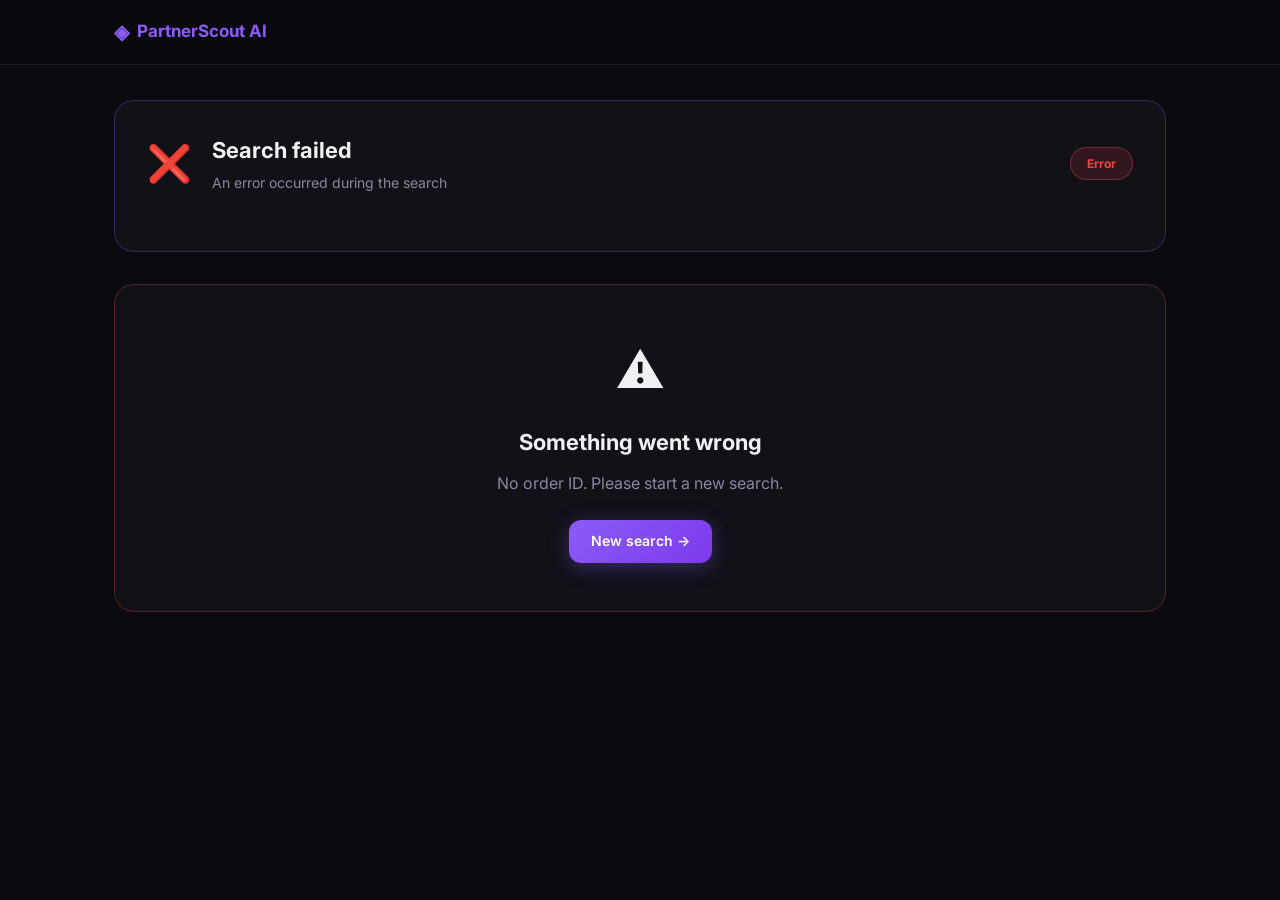
<file: partnerscout/dashboard.html>
<!DOCTYPE html>
<html lang="en">
<head>
  <meta charset="UTF-8" />
  <meta name="viewport" content="width=device-width, initial-scale=1.0" />
  <title>PartnerScout AI — Service paused</title>
  <meta http-equiv="refresh" content="3;url=/partnerscout" />
  <link rel="preconnect" href="https://fonts.googleapis.com" />
  <link href="https://fonts.googleapis.com/css2?family=Inter:wght@300;400;500;600;700&display=swap" rel="stylesheet" />
  <link rel="stylesheet" href="/partnerscout/css/style.css" />
  <link rel="stylesheet" href="/partnerscout/css/dashboard.css" />
</head>
<body>

<nav class="nav">
  <div class="container nav__inner">
    <a href="/partnerscout" class="nav__logo">
      <span class="logo-icon">◈</span>
      <span class="logo-text">PartnerScout <span class="logo-ai">AI</span></span>
    </a>
    <div class="nav__links">
      <!-- Upgrade link hidden for demo -->
    </div>
  </div>
</nav>

<main class="dashboard">
  <div class="container">

    <!-- STATUS CARD -->
    <div class="status-card" id="statusCard">
      <div class="status-header">
        <div class="status-icon" id="statusIcon">🔍</div>
        <div class="status-info">
          <h1 id="statusTitle">AI is searching...</h1>
          <p id="statusSub">Your 10 preview leads are being prepared</p>
        </div>
        <div class="status-badge" id="statusBadge">
          <span id="statusText">Running</span>
        </div>
      </div>

      <!-- PROGRESS BAR -->
      <div class="progress-wrap" id="progressWrap">
        <div class="progress-bar">
          <div class="progress-fill" id="progressFill" style="width: 0%"></div>
        </div>
        <div class="progress-steps">
          <span id="step1" class="pstep">🔎 Generating queries</span>
          <span id="step2" class="pstep">📡 Searching sources</span>
          <span id="step3" class="pstep">🏗️ Extracting data</span>
          <span id="step4" class="pstep">✅ Validating luxury</span>
          <span id="step5" class="pstep">📦 Preparing results</span>
        </div>
      </div>
    </div>

    <!-- TRIAL RESULTS (shown when done) -->
    <div id="resultsSection" style="display:none;">

      <!-- TRIAL BANNER -->
      <div class="trial-banner" id="trialBanner">
        <div class="trial-banner__text">
          <h3>🎯 Preview: verified luxury partners found</h3>
          <p>Emails and direct contacts are partially hidden in preview mode.</p>
        </div>
      </div>

      <!-- RESULTS TABLE -->
      <div class="results-table-wrap">
        <div class="results-table-header">
          <h2 id="resultsTitle">Your leads</h2>
          <div class="results-table-actions">
            <span id="resultsCount" class="results-count"></span>
          </div>
        </div>

        <div class="results-table" id="resultsTable">
          <!-- Filled by JS -->
        </div>
      </div>

      <!-- DOWNLOAD BAR — shown after results load (all modes) -->
      <div id="downloadBar" style="display:none; justify-content:center; margin:24px 0; gap:12px;">
        <!-- Filled by JS: _renderDownloadBar() -->
      </div>

      <!-- UPGRADE CTA — hidden for demo presentation -->
      <div class="upgrade-cta" style="display:none"></div>

    </div>

    <!-- ERROR STATE -->
    <div id="errorSection" style="display:none;" class="error-card">
      <div class="error-icon">⚠️</div>
      <h2 id="errorTitle">Something went wrong</h2>
      <p id="errorMsg">The search encountered an error. Please try again.</p>
      <a id="errorRetryLink" href="/partnerscout#trial" class="btn btn--primary">New search →</a>
    </div>

  </div>
</main>

<script src="/partnerscout/js/dashboard.js"></script>
</body>
</html>
</file>
<file: beauty/style.css>
/* ===================================
   LUMIÈRE — Premium Beauty Salon CSS
   Chocolate × Gold Luxury Theme
   =================================== */

/* --- CSS Variables (Design Tokens) --- */
:root {
  --choco-dark:   #1e1008;   /* lighter — amber-warm mystical */
  --choco-deep:   #271708;
  --choco-mid:    #3c200e;
  --choco-warm:   #582d14;
  --amber:        #a15416;   /* key warm amber accent */
  --amber-light:  #c47820;
  --amber-glow:   rgba(161,84,22,0.3);
  --gold-dark:    #8a6510;
  --gold-mid:     #b88800;
  --gold:         #c8930f;
  --gold-light:   #e0b845;
  --gold-pale:    #f2d890;
  --gold-glow:    rgba(200,147,15,0.35);
  --cream:        #fdf6ec;
  --cream-warm:   #eee0c4;
  --white:        #ffffff;

  --font-display: 'Cormorant Garamond', serif;
  --font-body:    'Montserrat', sans-serif;

  --ease-smooth:  cubic-bezier(0.25, 0.46, 0.45, 0.94);
  --ease-elastic: cubic-bezier(0.34, 1.56, 0.64, 1);
  --ease-expo:    cubic-bezier(0.16, 1, 0.3, 1);

  --radius-sm:    8px;
  --radius-md:    16px;
  --radius-lg:    24px;
  --radius-xl:    32px;
  --radius-card:  20px;
  --radius-btn:   100px;
}

/* --- Reset & Base --- */
*, *::before, *::after { box-sizing: border-box; margin: 0; padding: 0; }

html {
  scroll-behavior: smooth;
  font-size: 16px;
  overflow-x: hidden;
}

body {
  background: var(--choco-dark);
  color: var(--cream);
  font-family: var(--font-body);
  font-weight: 300;
  line-height: 1.7;
  cursor: none;
  overflow-x: hidden;
  /* Amber-mystical background — warm, luminous, deep */
  background-image:
    radial-gradient(ellipse 120% 60% at 80% 20%, rgba(161,84,22,0.38) 0%, transparent 55%),
    radial-gradient(ellipse 80% 80% at 10% 80%, rgba(30,15,8,0.60) 0%, transparent 60%),
    radial-gradient(ellipse 60% 40% at 50% 50%, rgba(161,84,22,0.14) 0%, transparent 55%);
}

a { color: inherit; text-decoration: none; cursor: none; }
img { max-width: 100%; display: block; }
button { cursor: none; border: none; background: none; font-family: inherit; }
select, input, textarea { font-family: inherit; }

.container {
  max-width: 1280px;
  margin: 0 auto;
  padding: 0 40px;
}

/* ==========================================
   CUSTOM CURSOR
   ========================================== */
.cursor {
  position: fixed;
  width: 12px;
  height: 12px;
  background: var(--gold);
  border-radius: 50%;
  pointer-events: none;
  z-index: 9999;
  transform: translate(-50%, -50%);
  transition: width 0.2s var(--ease-smooth),
              height 0.2s var(--ease-smooth),
              background 0.2s ease,
              opacity 0.2s ease;
  mix-blend-mode: difference;
}

.cursor-follower {
  position: fixed;
  width: 40px;
  height: 40px;
  border: 1px solid rgba(212, 160, 23, 0.5);
  border-radius: 50%;
  pointer-events: none;
  z-index: 9998;
  transform: translate(-50%, -50%);
  transition: transform 0.12s var(--ease-smooth),
              width 0.3s var(--ease-smooth),
              height 0.3s var(--ease-smooth),
              border-color 0.3s ease,
              opacity 0.3s ease;
}

body.cursor-hover .cursor { width: 20px; height: 20px; }
body.cursor-hover .cursor-follower {
  width: 60px; height: 60px;
  border-color: var(--gold);
  border-width: 1px;
}
body.cursor-text .cursor { width: 4px; height: 24px; border-radius: 2px; }
body.cursor-text .cursor-follower { opacity: 0; }
body.cursor-hidden .cursor,
body.cursor-hidden .cursor-follower { opacity: 0; }

/* ==========================================
   PRELOADER
   ========================================== */
.preloader {
  position: fixed;
  inset: 0;
  background: var(--choco-dark);
  z-index: 10000;
  display: flex;
  align-items: center;
  justify-content: center;
  transition: opacity 0.8s ease, visibility 0.8s ease;
}

.preloader.hidden { opacity: 0; visibility: hidden; }

.preloader-inner { text-align: center; }

.preloader-logo {
  font-family: var(--font-display);
  font-size: 4rem;
  font-weight: 300;
  letter-spacing: 0.4em;
  background: linear-gradient(135deg, var(--gold-dark), var(--gold-light), var(--gold-dark));
  -webkit-background-clip: text;
  -webkit-text-fill-color: transparent;
  background-clip: text;
  animation: shimmer 2s ease infinite;
  background-size: 200% 100%;
}

.preloader-line {
  width: 0;
  height: 1px;
  background: linear-gradient(90deg, transparent, var(--gold), transparent);
  margin: 20px auto 0;
  animation: lineExpand 1.5s var(--ease-expo) 0.3s forwards;
}

@keyframes lineExpand { to { width: 200px; } }
@keyframes shimmer {
  0% { background-position: -200% 0; }
  100% { background-position: 200% 0; }
}

/* ==========================================
   NAVIGATION
   ========================================== */
.nav {
  position: fixed;
  top: 0; left: 0; right: 0;
  z-index: 1000;
  display: flex;
  align-items: center;
  justify-content: space-between;
  padding: 24px 48px;
  transition: all 0.4s var(--ease-smooth);
}

.nav.scrolled {
  padding: 16px 48px;
  background: rgba(26, 14, 7, 0.92);
  backdrop-filter: blur(20px);
  border-bottom: 1px solid rgba(212, 160, 23, 0.15);
}

.nav-logo {
  font-family: var(--font-display);
  font-size: 1.6rem;
  font-weight: 300;
  letter-spacing: 0.35em;
  background: linear-gradient(135deg, var(--gold-dark), var(--gold-light));
  -webkit-background-clip: text;
  -webkit-text-fill-color: transparent;
  background-clip: text;
}

.nav-links {
  display: flex;
  list-style: none;
  gap: 40px;
}

.nav-links a {
  font-size: 0.75rem;
  font-weight: 400;
  letter-spacing: 0.2em;
  text-transform: uppercase;
  color: var(--cream-warm);
  position: relative;
  transition: color 0.3s ease;
}

.nav-links a::after {
  content: '';
  position: absolute;
  bottom: -4px; left: 0;
  width: 0; height: 1px;
  background: var(--gold);
  transition: width 0.3s var(--ease-smooth);
}

.nav-links a:hover { color: var(--gold-light); }
.nav-links a:hover::after { width: 100%; }

.nav-cta {
  font-size: 0.7rem;
  font-weight: 400;
  letter-spacing: 0.2em;
  text-transform: uppercase;
  padding: 12px 28px;
  border: 1px solid var(--gold);
  color: var(--gold-light);
  border-radius: var(--radius-btn);
  transition: all 0.3s ease;
}

.nav-cta:hover {
  background: var(--gold);
  color: var(--choco-dark);
}

.nav-burger {
  display: none;
  flex-direction: column;
  gap: 5px;
  padding: 4px;
}

.nav-burger span {
  display: block;
  width: 24px; height: 1px;
  background: var(--gold);
  transition: all 0.3s ease;
}

/* ==========================================
   BUTTONS
   ========================================== */
.btn-primary {
  display: inline-block;
  padding: 16px 40px;
  background: linear-gradient(135deg, var(--gold-dark), var(--gold), var(--gold-light), var(--gold-dark));
  background-size: 300% 100%;
  color: var(--choco-dark);
  font-family: var(--font-body);
  font-size: 0.72rem;
  font-weight: 500;
  letter-spacing: 0.25em;
  text-transform: uppercase;
  border-radius: var(--radius-btn);
  transition: background-position 0.5s ease, transform 0.3s ease, box-shadow 0.3s ease;
  box-shadow: 0 8px 30px rgba(200,147,15,0.3), 0 0 0 0 rgba(200,147,15,0);
}

.btn-primary:hover {
  background-position: 100% 0;
  transform: translateY(-3px);
  box-shadow: 0 16px 50px rgba(200,147,15,0.5), 0 0 20px rgba(200,147,15,0.2);
}

.btn-outline {
  display: inline-block;
  padding: 15px 40px;
  border: 1px solid rgba(200,147,15,0.5);
  color: var(--gold-pale);
  font-size: 0.72rem;
  font-weight: 400;
  letter-spacing: 0.25em;
  text-transform: uppercase;
  border-radius: var(--radius-btn);
  transition: all 0.3s ease;
  backdrop-filter: blur(4px);
}

.btn-outline:hover {
  border-color: var(--gold);
  background: rgba(212, 160, 23, 0.08);
  color: var(--gold-light);
}

.btn-full { width: 100%; text-align: center; }

/* ==========================================
   TYPOGRAPHY HELPERS
   ========================================== */
.section-eyebrow {
  font-size: 0.68rem;
  font-weight: 400;
  letter-spacing: 0.35em;
  text-transform: uppercase;
  color: var(--gold);
  margin-bottom: 16px;
  display: block;
}

.section-title {
  font-family: var(--font-display);
  font-size: clamp(2.8rem, 5vw, 5rem);
  font-weight: 300;
  line-height: 1.1;
  color: var(--cream);
  margin-bottom: 24px;
}

.section-title em {
  font-style: italic;
  background: linear-gradient(135deg, var(--gold-dark), var(--gold-light));
  -webkit-background-clip: text;
  -webkit-text-fill-color: transparent;
  background-clip: text;
}

.section-header { text-align: center; margin-bottom: 72px; }

/* ==========================================
   SCROLL REVEAL ANIMATIONS
   ========================================== */
.reveal-up {
  opacity: 0;
  transform: translateY(40px);
  transition: opacity 0.9s var(--ease-expo), transform 0.9s var(--ease-expo);
}

.reveal-up.visible {
  opacity: 1;
  transform: translateY(0);
}

.reveal-card {
  opacity: 0;
  transform: translateY(60px);
  transition: opacity 0.8s var(--ease-expo), transform 0.8s var(--ease-expo);
}

.reveal-card.visible { opacity: 1; transform: translateY(0); }

.reveal-gallery {
  opacity: 0;
  transform: scale(0.95);
  transition: opacity 0.8s var(--ease-expo), transform 0.8s var(--ease-expo);
}

.reveal-gallery.visible { opacity: 1; transform: scale(1); }

/* ==========================================
   HERO SECTION
   ========================================== */
.hero {
  position: relative;
  height: 100vh;
  min-height: 700px;
  display: flex;
  align-items: center;
  justify-content: center;
  overflow: hidden;
}

.hero-parallax {
  position: absolute;
  inset: -25%;
  background:
    radial-gradient(ellipse 80% 100% at 60% 50%, rgba(18,10,5,0.45) 0%, transparent 60%),
    linear-gradient(160deg, rgba(18,10,5,0.55) 0%, rgba(40,20,8,0.3) 50%, rgba(18,10,5,0.5) 100%),
    url('https://images.unsplash.com/photo-1600334129128-685c5582fd35?w=1400&q=72&fit=crop&fm=webp&auto=format');
  background-size: cover, cover, cover;
  background-position: center, center, center;
  will-change: transform;
}

.hero-overlay {
  position: absolute;
  inset: 0;
  background: linear-gradient(to bottom,
    rgba(26, 14, 7, 0.3) 0%,
    rgba(26, 14, 7, 0.1) 40%,
    rgba(26, 14, 7, 0.6) 100%);
}

/* Floating golden orbs */
.hero-orbs { position: absolute; inset: 0; pointer-events: none; }

.orb {
  position: absolute;
  border-radius: 50%;
  filter: blur(80px);
  animation: orbFloat 8s ease-in-out infinite;
}

.orb-1 {
  width: 500px; height: 500px;
  background: radial-gradient(circle, rgba(184, 134, 11, 0.15) 0%, transparent 70%);
  top: -100px; right: -100px;
  animation-delay: 0s;
}

.orb-2 {
  width: 350px; height: 350px;
  background: radial-gradient(circle, rgba(212, 160, 23, 0.1) 0%, transparent 70%);
  bottom: 100px; left: 10%;
  animation-delay: -3s;
}

.orb-3 {
  width: 250px; height: 250px;
  background: radial-gradient(circle, rgba(232, 196, 85, 0.12) 0%, transparent 70%);
  top: 30%; right: 30%;
  animation-delay: -5s;
}

@keyframes orbFloat {
  0%, 100% { transform: translate(0, 0) scale(1); }
  33% { transform: translate(30px, -20px) scale(1.05); }
  66% { transform: translate(-20px, 15px) scale(0.97); }
}

/* Hero silhouette — decorative woman figure */
.hero-silhouette {
  position: absolute;
  right: 8%;
  bottom: 0;
  width: 360px;
  height: 80%;
  background:
    linear-gradient(to top, transparent 0%, transparent 10%,
      rgba(92, 52, 32, 0.15) 20%, rgba(92, 52, 32, 0.25) 50%,
      rgba(92, 52, 32, 0.1) 80%, transparent 100%);
  clip-path: ellipse(45% 50% at 50% 50%);
  filter: blur(40px);
  animation: silhouettePulse 6s ease-in-out infinite;
}

@keyframes silhouettePulse {
  0%, 100% { opacity: 0.6; transform: scaleX(1); }
  50% { opacity: 1; transform: scaleX(1.05); }
}

.hero-content {
  position: relative;
  z-index: 2;
  text-align: center;
  max-width: 800px;
  padding: 0 24px;
}

.hero-sub {
  font-size: 0.7rem;
  letter-spacing: 0.5em;
  text-transform: uppercase;
  color: var(--gold);
  margin-bottom: 24px;
  animation-delay: 0.2s;
}

.hero-title {
  font-family: var(--font-display);
  font-size: clamp(3.5rem, 8vw, 8rem);
  font-weight: 300;
  line-height: 1.05;
  color: var(--cream);
  margin-bottom: 24px;
  animation-delay: 0.4s;
}

.hero-title em {
  font-style: italic;
  background: linear-gradient(135deg, var(--gold-dark) 0%, var(--gold-light) 50%, var(--gold-dark) 100%);
  background-size: 200% 100%;
  -webkit-background-clip: text;
  -webkit-text-fill-color: transparent;
  background-clip: text;
  animation: shimmer 3s ease infinite;
}

.hero-title span { display: inline-block; }

.hero-desc {
  font-size: 0.9rem;
  font-weight: 300;
  letter-spacing: 0.1em;
  color: var(--cream-warm);
  opacity: 0.85;
  max-width: 480px;
  margin: 0 auto 40px;
  animation-delay: 0.6s;
}

.hero-actions {
  display: flex;
  gap: 20px;
  justify-content: center;
  flex-wrap: wrap;
  animation-delay: 0.8s;
}

.hero-scroll {
  position: absolute;
  bottom: 40px;
  left: 50%;
  transform: translateX(-50%);
  display: flex;
  flex-direction: column;
  align-items: center;
  gap: 12px;
  z-index: 2;
  animation: fadeIn 1s ease 2s both;
}

.scroll-line {
  width: 1px;
  height: 60px;
  background: linear-gradient(to bottom, var(--gold), transparent);
  animation: scrollAnim 2s ease-in-out infinite;
}

.hero-scroll span {
  font-size: 0.62rem;
  letter-spacing: 0.35em;
  text-transform: uppercase;
  color: var(--gold);
  writing-mode: vertical-rl;
}

@keyframes scrollAnim {
  0% { transform: scaleY(0); transform-origin: top; }
  50% { transform: scaleY(1); transform-origin: top; }
  51% { transform: scaleY(1); transform-origin: bottom; }
  100% { transform: scaleY(0); transform-origin: bottom; }
}

@keyframes fadeIn { from { opacity: 0; } to { opacity: 1; } }

/* ==========================================
   QUOTE STRIP
   ========================================== */
.quote-strip {
  overflow: hidden;
  background: linear-gradient(90deg, var(--choco-deep), var(--choco-mid), var(--choco-deep));
  border-top: 1px solid rgba(212, 160, 23, 0.2);
  border-bottom: 1px solid rgba(212, 160, 23, 0.2);
  padding: 18px 0;
}

.quote-track {
  display: flex;
  gap: 80px;
  white-space: nowrap;
  animation: marquee 20s linear infinite;
}

.quote-track span {
  font-family: var(--font-display);
  font-size: 1.1rem;
  font-style: italic;
  color: var(--gold-pale);
  letter-spacing: 0.05em;
  flex-shrink: 0;
}

@keyframes marquee {
  from { transform: translateX(0); }
  to { transform: translateX(-50%); }
}

/* ==========================================
   ABOUT SECTION
   ========================================== */
.about {
  position: relative;
  padding: 120px 0;
  overflow: hidden;
}

.about-bg-figure {
  position: absolute;
  top: 0; right: -10%;
  width: 500px; height: 100%;
  background: radial-gradient(ellipse 50% 60% at 80% 50%, rgba(92, 52, 32, 0.2) 0%, transparent 70%);
  pointer-events: none;
}

.about-grid {
  display: grid;
  grid-template-columns: 1fr 1fr;
  gap: 80px;
  align-items: center;
}

.about-visual { position: relative; }

.about-img-wrap {
  position: relative;
  height: 550px;
}

.about-img {
  position: absolute;
  border-radius: 0;
}

.about-img-1 {
  width: 68%;
  height: 75%;
  top: 0; left: 0;
  border-radius: var(--radius-lg);
  background:
    linear-gradient(to bottom, rgba(18,10,5,0.15) 0%, rgba(18,10,5,0.4) 100%),
    url('/beauty/images/about-1.webp');
  background-size: cover, cover;
  background-position: center, center;
  box-shadow: 0 40px 100px rgba(0,0,0,0.6), 0 0 60px rgba(200,147,15,0.08);
  overflow: hidden;
}

.about-img-1::before {
  content: '';
  position: absolute;
  inset: 0;
  background:
    radial-gradient(ellipse 55% 70% at 45% 55%, rgba(212, 160, 23, 0.08) 0%, transparent 60%),
    linear-gradient(180deg, transparent 20%, rgba(26, 14, 7, 0.3) 100%);
}

.about-img-1::after {
  content: '♦';
  position: absolute;
  font-size: 8rem;
  color: rgba(212, 160, 23, 0.06);
  bottom: 20px;
  right: 20px;
  font-family: serif;
}

.about-img-2 {
  width: 55%;
  height: 55%;
  bottom: 0; right: 0;
  border-radius: var(--radius-lg);
  background:
    linear-gradient(to bottom, rgba(18,10,5,0.08) 0%, rgba(18,10,5,0.28) 100%),
    url('/beauty/images/about-2.webp');
  background-size: cover, cover;
  background-position: center center, center center;
  box-shadow: 0 30px 80px rgba(0,0,0,0.5), 0 0 40px rgba(200,147,15,0.12);
  border: 1px solid rgba(200,147,15,0.28);
  overflow: hidden;
}

.about-img-2::before {
  content: '';
  position: absolute;
  inset: 0;
  background: radial-gradient(circle at 60% 40%, rgba(212, 160, 23, 0.12) 0%, transparent 60%);
}

.about-stat-card {
  position: absolute;
  top: 50%;
  right: -20px;
  transform: translateY(-50%);
  background: linear-gradient(145deg, var(--gold-dark), var(--gold-light));
  padding: 28px 32px;
  border-radius: var(--radius-md);
  text-align: center;
  box-shadow: 0 20px 60px rgba(200,147,15,0.4), 0 0 30px rgba(200,147,15,0.2);
  z-index: 3;
}

.stat-num {
  display: block;
  font-family: var(--font-display);
  font-size: 3.5rem;
  font-weight: 300;
  color: var(--choco-dark);
  line-height: 1;
}

.stat-label {
  display: block;
  font-size: 0.65rem;
  letter-spacing: 0.2em;
  text-transform: uppercase;
  color: var(--choco-mid);
  margin-top: 4px;
}

.about-desc {
  font-size: 0.88rem;
  color: rgba(240, 228, 204, 0.8);
  margin-bottom: 20px;
  line-height: 1.9;
}

.about-features {
  display: flex;
  flex-direction: column;
  gap: 12px;
  margin-top: 32px;
}

.feature-item {
  display: flex;
  align-items: center;
  gap: 14px;
  font-size: 0.8rem;
  letter-spacing: 0.12em;
  text-transform: uppercase;
  color: var(--cream-warm);
}

.feature-icon {
  color: var(--gold);
  font-size: 0.6rem;
}

/* ==========================================
   SERVICES SECTION
   ========================================== */
.services {
  position: relative;
  padding: 120px 0;
  overflow: hidden;
}

.services-bg {
  position: absolute;
  inset: 0;
  background:
    radial-gradient(ellipse 80% 50% at 50% 100%, rgba(44, 24, 16, 0.5) 0%, transparent 60%);
  pointer-events: none;
}

.services-grid {
  display: grid;
  grid-template-columns: repeat(3, 1fr);
  gap: 28px;
}

.service-card {
  background: linear-gradient(145deg, rgba(46,26,14,0.9), rgba(30,15,8,0.95));
  border: 1px solid rgba(200,147,15,0.15);
  border-radius: var(--radius-card);
  overflow: hidden;
  position: relative;
  transition: transform 0.4s var(--ease-smooth), border-color 0.4s ease, box-shadow 0.4s ease;
  box-shadow: 0 8px 40px rgba(0,0,0,0.4), inset 0 1px 0 rgba(200,147,15,0.08);
}

.service-card::after {
  content: '';
  position: absolute;
  inset: 0;
  background: linear-gradient(135deg, transparent, rgba(212, 160, 23, 0.04));
  opacity: 0;
  transition: opacity 0.4s ease;
}

.service-card:hover {
  transform: translateY(-10px);
  border-color: rgba(200,147,15,0.4);
  box-shadow: 0 30px 80px rgba(0,0,0,0.5), 0 0 50px rgba(200,147,15,0.15), inset 0 1px 0 rgba(200,147,15,0.2);
}

.service-card:hover::after { opacity: 1; }

.service-img {
  height: 220px;
  position: relative;
  overflow: hidden;
  transition: transform 0.6s var(--ease-smooth);
}

.service-card:hover .service-img { transform: scale(1.05); }

/* Service image backgrounds — luxury CSS art */
.service-img-1 {
  background: linear-gradient(135deg, #2c1810 0%, #5c3420 40%, #3d2314 100%);
}
.service-img-1::after {
  content: '';
  position: absolute;
  inset: 0;
  background:
    radial-gradient(circle 120px at 50% 60%, rgba(212, 160, 23, 0.18) 0%, transparent 60%),
    radial-gradient(ellipse 80% 40% at 50% 85%, rgba(92, 52, 32, 0.6) 0%, transparent 70%);
}

.service-img-2 {
  background: linear-gradient(160deg, #3d2314 0%, #8b6914 50%, #2c1810 100%);
}
.service-img-2::after {
  content: '';
  position: absolute;
  inset: 0;
  background:
    radial-gradient(circle 150px at 65% 45%, rgba(232, 196, 85, 0.15) 0%, transparent 55%),
    linear-gradient(to top, rgba(26, 14, 7, 0.5) 0%, transparent 60%);
}

.service-img-3 {
  background: linear-gradient(120deg, #1a0e07 0%, #4a2a18 50%, #5c3420 100%);
}
.service-img-3::after {
  content: '';
  position: absolute;
  inset: 0;
  background:
    radial-gradient(ellipse 60% 60% at 40% 50%, rgba(184, 134, 11, 0.2) 0%, transparent 60%);
}

.service-img-4 {
  background: linear-gradient(150deg, #2c1810 0%, #1a0e07 40%, #5c3420 100%);
}
.service-img-4::after {
  content: '';
  position: absolute;
  inset: 0;
  background: radial-gradient(circle 100px at 50% 50%, rgba(212, 160, 23, 0.12) 0%, transparent 50%);
}

.service-img-5 {
  background: linear-gradient(135deg, #4a2a18 0%, #3d2314 60%, #8b6914 100%);
}
.service-img-5::after {
  content: '';
  position: absolute;
  inset: 0;
  background:
    radial-gradient(ellipse 70% 50% at 30% 60%, rgba(212, 160, 23, 0.15) 0%, transparent 60%);
}

.service-img-6 {
  background: linear-gradient(160deg, var(--gold-dark) 0%, #3d2314 40%, #1a0e07 100%);
}
.service-img-6::after {
  content: '';
  position: absolute;
  inset: 0;
  background:
    radial-gradient(circle 180px at 55% 50%, rgba(232, 196, 85, 0.12) 0%, transparent 55%);
}

/* Decorative SVG-like overlay on service images */
.service-img::before {
  content: '◈';
  position: absolute;
  font-size: 7rem;
  color: rgba(212, 160, 23, 0.07);
  bottom: -10px;
  right: 10px;
  z-index: 1;
  font-family: serif;
}

.service-body {
  padding: 32px 28px;
  position: relative;
  z-index: 1;
}

.service-icon {
  font-size: 1.2rem;
  color: var(--gold);
  margin-bottom: 12px;
}

.service-body h3 {
  font-family: var(--font-display);
  font-size: 1.5rem;
  font-weight: 400;
  color: var(--cream);
  margin-bottom: 12px;
}

.service-body p {
  font-size: 0.8rem;
  color: rgba(240, 228, 204, 0.7);
  line-height: 1.8;
  margin-bottom: 20px;
}

.service-price {
  font-family: var(--font-display);
  font-size: 1.3rem;
  color: var(--gold);
  margin-bottom: 16px;
}

.service-link {
  font-size: 0.68rem;
  letter-spacing: 0.2em;
  text-transform: uppercase;
  color: var(--gold-light);
  position: relative;
  padding-bottom: 2px;
}

.service-link::after {
  content: '';
  position: absolute;
  bottom: 0; left: 0;
  width: 0; height: 1px;
  background: var(--gold);
  transition: width 0.3s ease;
}

.service-card:hover .service-link::after { width: 100%; }

/* ==========================================
   PARALLAX BANNER
   ========================================== */
.parallax-banner {
  position: relative;
  height: 600px;
  overflow: hidden;
  display: flex;
  align-items: center;
  justify-content: center;
}

.parallax-banner-bg {
  position: absolute;
  inset: -30%;
  background:
    radial-gradient(ellipse 70% 60% at 30% 50%, rgba(139, 105, 20, 0.4) 0%, transparent 55%),
    radial-gradient(ellipse 50% 70% at 75% 40%, rgba(92, 52, 32, 0.5) 0%, transparent 55%),
    linear-gradient(135deg, var(--choco-deep) 0%, #4a2a18 40%, var(--choco-mid) 70%, var(--choco-dark) 100%);
  will-change: transform;
}

.parallax-banner-overlay {
  position: absolute;
  inset: 0;
  background: linear-gradient(to right, rgba(26, 14, 7, 0.7), rgba(26, 14, 7, 0.3), rgba(26, 14, 7, 0.6));
}

/* Decorative figure for parallax banner */
.parallax-banner-figure {
  position: absolute;
  left: 60%;
  top: 0; bottom: 0;
  width: 40%;
  background:
    radial-gradient(ellipse 55% 80% at 50% 50%, rgba(184, 134, 11, 0.12) 0%, transparent 65%),
    radial-gradient(ellipse 30% 70% at 40% 60%, rgba(92, 52, 32, 0.3) 0%, transparent 60%);
  filter: blur(20px);
}

.parallax-banner-content {
  position: relative;
  z-index: 2;
  text-align: center;
  max-width: 700px;
  padding: 0 24px;
}

.parallax-banner-content h2 {
  font-family: var(--font-display);
  font-size: clamp(2.2rem, 5vw, 4.5rem);
  font-weight: 300;
  color: var(--cream);
  line-height: 1.2;
  margin-bottom: 40px;
}

.parallax-banner-content h2 em {
  font-style: italic;
  background: linear-gradient(135deg, var(--gold-dark), var(--gold-light));
  -webkit-background-clip: text;
  -webkit-text-fill-color: transparent;
  background-clip: text;
}

.parallax-banner-content .section-eyebrow { margin-bottom: 20px; }

/* ==========================================
   GALLERY SECTION
   ========================================== */
.gallery {
  padding: 120px 0;
  overflow: hidden;
}

.gallery-grid {
  display: grid;
  grid-template-columns: repeat(3, 1fr);
  grid-template-rows: repeat(2, 320px);
  gap: 20px;
  margin-top: 20px;
  padding: 0 40px;
  max-width: 1280px;
  margin-left: auto;
  margin-right: auto;
}

.gallery-item {
  position: relative;
  overflow: hidden;
  cursor: none;
  border-radius: var(--radius-lg);
  transition: transform 0.5s var(--ease-smooth), box-shadow 0.5s ease;
}

.gallery-item:hover {
  box-shadow: 0 20px 60px rgba(0,0,0,0.5), 0 0 40px rgba(200,147,15,0.12);
}

.gallery-item:nth-child(1) { grid-column: 1 / 2; grid-row: 1 / 3; }
.gallery-item:nth-child(4) { grid-column: 3 / 4; grid-row: 1 / 3; }

.gallery-overlay {
  position: absolute;
  inset: 0;
  background: linear-gradient(to top, rgba(26, 14, 7, 0.8) 0%, transparent 60%);
  display: flex;
  align-items: flex-end;
  padding: 24px;
  opacity: 0;
  transition: opacity 0.4s ease;
}

.gallery-item:hover .gallery-overlay { opacity: 1; }

.gallery-overlay span {
  font-family: var(--font-display);
  font-size: 1.1rem;
  font-style: italic;
  color: var(--gold-pale);
  letter-spacing: 0.05em;
}

/* Gallery item — rich CSS backgrounds with woman silhouette art */
.gallery-item-1 {
  background:
    linear-gradient(175deg, #1e0f08 0%, #3a1e0d 35%, #5a3218 60%, #7a5010 100%);
}
.gallery-item-1::before {
  content: '';
  position: absolute;
  inset: 0;
  background:
    radial-gradient(ellipse 55% 70% at 48% 40%, rgba(200,147,15,0.18) 0%, transparent 55%),
    radial-gradient(ellipse 35% 55% at 52% 75%, rgba(74,42,20,0.7) 0%, transparent 50%),
    linear-gradient(to top, rgba(18,10,5,0.5) 0%, transparent 50%);
}
/* Elegant woman back silhouette — spa massage */
.gallery-item-1::after {
  content: '';
  position: absolute;
  bottom: -5%;
  left: 50%;
  transform: translateX(-50%);
  width: 55%;
  height: 95%;
  background: linear-gradient(180deg,
    transparent 0%,
    rgba(180,120,60,0.12) 15%,
    rgba(160,100,40,0.22) 35%,
    rgba(140,90,35,0.28) 55%,
    rgba(120,80,30,0.35) 75%,
    rgba(100,60,20,0.5) 100%);
  clip-path: path('M 90 0 C 90 0 115 8 120 30 C 128 60 122 90 118 120 C 112 160 105 180 100 210 C 94 240 90 255 95 270 C 100 285 108 290 110 300 L 90 300 L 70 300 C 72 290 80 285 85 270 C 90 255 86 240 80 210 C 75 180 68 160 62 120 C 58 90 52 60 60 30 C 65 8 90 0 90 0 Z');
  filter: blur(12px);
  opacity: 0.75;
  animation: figurePulse 5s ease-in-out infinite;
}

.gallery-item-2 {
  background:
    linear-gradient(145deg, #120a05 0%, #2a1509 40%, #4a2a14 70%, #3a2010 100%);
}
.gallery-item-2::before {
  content: '';
  position: absolute;
  inset: 0;
  background:
    radial-gradient(circle 150px at 55% 45%, rgba(220,180,60,0.16) 0%, transparent 50%),
    radial-gradient(ellipse 70% 40% at 50% 85%, rgba(60,30,10,0.7) 0%, transparent 60%),
    linear-gradient(to bottom, rgba(18,10,5,0.2) 0%, transparent 40%);
}
/* Woman face profile glow */
.gallery-item-2::after {
  content: '';
  position: absolute;
  top: 10%;
  right: 15%;
  width: 120px;
  height: 160px;
  background: radial-gradient(ellipse 50% 60% at 45% 40%,
    rgba(200,155,90,0.25) 0%,
    rgba(180,130,60,0.15) 40%,
    transparent 70%);
  border-radius: 60% 40% 40% 60% / 55% 45% 55% 45%;
  filter: blur(18px);
  opacity: 0.8;
  animation: figurePulse 6s ease-in-out 1s infinite;
}

.gallery-item-3 {
  background:
    linear-gradient(155deg, #2e1a0e 0%, #1e0f08 30%, #4a2a14 65%, #3a1e0c 100%);
}
.gallery-item-3::before {
  content: '';
  position: absolute;
  inset: 0;
  background:
    radial-gradient(ellipse 60% 55% at 40% 50%, rgba(190,140,20,0.16) 0%, transparent 55%),
    radial-gradient(ellipse 40% 35% at 60% 80%, rgba(50,25,8,0.6) 0%, transparent 55%);
}
.gallery-item-3::after {
  content: '';
  position: absolute;
  bottom: 0;
  left: 30%;
  width: 40%;
  height: 80%;
  background: linear-gradient(to top,
    rgba(120,75,25,0.4) 0%,
    rgba(100,60,20,0.25) 35%,
    rgba(80,50,15,0.12) 65%,
    transparent 100%);
  clip-path: ellipse(50% 50% at 50% 60%);
  filter: blur(20px);
  opacity: 0.65;
  animation: figurePulse 7s ease-in-out 2s infinite;
}

.gallery-item-4 {
  background:
    linear-gradient(165deg, #5a3c0a 0%, #2e1a08 35%, #1a0e05 65%, #3a2010 100%);
}
.gallery-item-4::before {
  content: '';
  position: absolute;
  inset: 0;
  background:
    radial-gradient(ellipse 55% 75% at 48% 45%, rgba(200,150,15,0.2) 0%, transparent 55%),
    radial-gradient(ellipse 38% 55% at 52% 72%, rgba(80,45,15,0.6) 0%, transparent 50%),
    linear-gradient(to top, rgba(18,10,5,0.55) 0%, transparent 55%);
}
/* Lying woman silhouette — spa body treatment */
.gallery-item-4::after {
  content: '';
  position: absolute;
  bottom: 15%;
  left: 50%;
  transform: translateX(-50%);
  width: 80%;
  height: 40%;
  background: linear-gradient(to right,
    transparent 0%,
    rgba(160,100,35,0.25) 15%,
    rgba(180,120,45,0.35) 40%,
    rgba(170,110,40,0.35) 60%,
    rgba(150,95,30,0.22) 85%,
    transparent 100%);
  border-radius: 50%;
  filter: blur(16px);
  opacity: 0.75;
  animation: figurePulse 5.5s ease-in-out 0.5s infinite;
}

.gallery-item-5 {
  background:
    linear-gradient(130deg, #2a1508 0%, #4a2a14 45%, #2e1a0a 75%, #1a0d05 100%);
}
.gallery-item-5::before {
  content: '';
  position: absolute;
  inset: 0;
  background:
    radial-gradient(circle 120px at 50% 38%, rgba(210,165,25,0.14) 0%, transparent 48%),
    radial-gradient(ellipse 65% 38% at 50% 88%, rgba(40,20,5,0.65) 0%, transparent 60%);
}
.gallery-item-5::after {
  content: '';
  position: absolute;
  top: 5%;
  left: 50%;
  transform: translateX(-50%);
  width: 50%;
  height: 75%;
  background: radial-gradient(ellipse 45% 55% at 50% 45%,
    rgba(190,140,65,0.2) 0%,
    rgba(160,110,45,0.12) 50%,
    transparent 75%);
  filter: blur(22px);
  opacity: 0.7;
  animation: figurePulse 6.5s ease-in-out 1.5s infinite;
}

.gallery-item-6 {
  background:
    linear-gradient(148deg, #120a05 0%, #3a2010 40%, #5a3c10 70%, #3a2010 100%);
}
.gallery-item-6::before {
  content: '';
  position: absolute;
  inset: 0;
  background:
    radial-gradient(ellipse 58% 65% at 52% 42%, rgba(195,148,18,0.2) 0%, transparent 55%),
    radial-gradient(ellipse 42% 35% at 48% 80%, rgba(50,25,8,0.65) 0%, transparent 55%);
}
.gallery-item-6::after {
  content: '';
  position: absolute;
  bottom: 0;
  left: 50%;
  transform: translateX(-50%);
  width: 60%;
  height: 90%;
  background: linear-gradient(to top,
    rgba(130,85,28,0.45) 0%,
    rgba(110,70,22,0.28) 30%,
    rgba(90,58,18,0.15) 60%,
    transparent 100%);
  clip-path: polygon(25% 2%, 50% 0%, 75% 2%, 88% 18%, 92% 42%, 85% 68%, 73% 85%, 58% 100%, 42% 100%, 27% 85%, 15% 68%, 8% 42%, 12% 18%);
  filter: blur(14px);
  opacity: 0.7;
  animation: figurePulse 5s ease-in-out 3s infinite;
}

@keyframes figurePulse {
  0%, 100% { opacity: 0.65; transform: translateX(-50%) scaleX(1); }
  50% { opacity: 0.9; transform: translateX(-50%) scaleX(1.04); }
}

/* Subtle scan line texture on all gallery items */
.gallery-item > * { position: relative; z-index: 2; }

/* ==========================================
   TEAM SECTION
   ========================================== */
.team {
  padding: 120px 0;
  background: linear-gradient(180deg, var(--choco-dark) 0%, var(--choco-deep) 50%, var(--choco-dark) 100%);
}

.team-grid {
  display: grid;
  grid-template-columns: repeat(3, 1fr);
  gap: 32px;
}

.team-card {
  text-align: center;
  position: relative;
}

.team-photo {
  width: 200px;
  height: 200px;
  border-radius: 50%;
  margin: 0 auto 28px;
  position: relative;
  overflow: hidden;
  border: 1px solid rgba(212, 160, 23, 0.2);
  transition: border-color 0.4s ease, transform 0.4s var(--ease-smooth), box-shadow 0.4s ease;
}

.team-card:hover .team-photo {
  border-color: var(--gold);
  transform: scale(1.04);
  box-shadow: 0 0 40px rgba(212, 160, 23, 0.2);
}

.team-photo::after {
  content: '';
  position: absolute;
  inset: 0;
  border-radius: 50%;
  background: linear-gradient(135deg, rgba(212, 160, 23, 0.1) 0%, transparent 60%);
}

.team-photo-1 {
  background: url('https://images.unsplash.com/photo-1487412720507-e7ab37603c6f?w=400&q=75&fit=crop&crop=face,top&fm=webp&auto=format') center top / cover no-repeat;
}

.team-photo-2 {
  background: url('https://images.unsplash.com/photo-1438761681033-6461ffad8d80?w=400&q=75&fit=crop&crop=face,top&fm=webp&auto=format') center top / cover no-repeat;
}

.team-photo-3 {
  background: url('https://images.unsplash.com/photo-1494790108377-be9c29b29330?w=400&q=75&fit=crop&crop=face,top&fm=webp&auto=format') center top / cover no-repeat;
}

.team-info h3 {
  font-family: var(--font-display);
  font-size: 1.5rem;
  font-weight: 400;
  color: var(--cream);
  margin-bottom: 6px;
}

.team-role {
  font-size: 0.72rem;
  letter-spacing: 0.2em;
  text-transform: uppercase;
  color: var(--gold);
  margin-bottom: 8px;
}

.team-exp {
  font-size: 0.78rem;
  color: rgba(240, 228, 204, 0.55);
}

/* ==========================================
   TESTIMONIALS
   ========================================== */
.testimonials {
  position: relative;
  padding: 120px 0;
  overflow: hidden;
}

.testimonials-bg-figure {
  position: absolute;
  top: 0; left: -5%;
  width: 400px; height: 100%;
  background: radial-gradient(ellipse 50% 60% at 20% 50%, rgba(92, 52, 32, 0.2) 0%, transparent 70%);
  pointer-events: none;
}

.testimonials-slider { position: relative; max-width: 800px; margin: 0 auto; }

.testimonial-card {
  display: none;
  text-align: center;
  padding: 40px;
  background: linear-gradient(145deg, rgba(30,15,8,0.85), rgba(46,26,14,0.7));
  border: 1px solid rgba(200,147,15,0.15);
  border-radius: var(--radius-xl);
  backdrop-filter: blur(10px);
  box-shadow: 0 20px 60px rgba(0,0,0,0.4), inset 0 1px 0 rgba(200,147,15,0.1);
  animation: fadeInCard 0.5s ease;
}

.testimonial-card.active { display: block; }

@keyframes fadeInCard {
  from { opacity: 0; transform: translateY(10px); }
  to { opacity: 1; transform: translateY(0); }
}

.testimonial-stars {
  color: var(--gold);
  font-size: 1rem;
  letter-spacing: 0.2em;
  margin-bottom: 24px;
}

.testimonial-card p {
  font-family: var(--font-display);
  font-size: 1.3rem;
  font-style: italic;
  font-weight: 300;
  color: var(--cream-warm);
  line-height: 1.7;
  margin-bottom: 32px;
}

.testimonial-author {
  display: flex;
  align-items: center;
  justify-content: center;
  gap: 16px;
}

.author-avatar {
  width: 52px; height: 52px;
  border-radius: 50%;
  border: 1px solid rgba(212, 160, 23, 0.3);
  flex-shrink: 0;
}

.author-1 { background: url('https://images.unsplash.com/photo-1544005313-94ddf0286df2?w=100&q=80&fit=crop&crop=face&fm=webp&auto=format') center top / cover no-repeat; }
.author-2 { background: url('https://images.unsplash.com/photo-1531746020798-e6953c6e8e04?w=100&q=80&fit=crop&crop=face&fm=webp&auto=format') center top / cover no-repeat; }
.author-3 { background: url('https://images.unsplash.com/photo-1487412720507-e7ab37603c6f?w=100&q=80&fit=crop&crop=face&fm=webp&auto=format') center top / cover no-repeat; }

.testimonial-author strong {
  display: block;
  font-weight: 500;
  color: var(--cream);
  font-size: 0.85rem;
}

.testimonial-author span {
  font-size: 0.72rem;
  color: var(--gold);
  letter-spacing: 0.1em;
}

.testimonials-nav {
  display: flex;
  align-items: center;
  justify-content: center;
  gap: 20px;
  margin-top: 40px;
}

.t-nav-btn {
  width: 48px; height: 48px;
  border: 1px solid rgba(200,147,15,0.3);
  border-radius: 50%;
  background: rgba(30,15,8,0.5);
  color: var(--gold);
  font-size: 1.1rem;
  transition: all 0.3s ease;
  display: flex; align-items: center; justify-content: center;
  backdrop-filter: blur(4px);
}

.t-nav-btn:hover {
  border-color: var(--gold);
  background: rgba(200,147,15,0.15);
  box-shadow: 0 0 20px rgba(200,147,15,0.2);
}

.t-dots { display: flex; gap: 8px; }

.t-dot {
  width: 6px; height: 6px;
  border-radius: 50%;
  background: rgba(212, 160, 23, 0.3);
  transition: background 0.3s ease, transform 0.3s ease;
}

.t-dot.active { background: var(--gold); transform: scale(1.3); }

/* ==========================================
   CONTACT SECTION
   ========================================== */
.contact {
  position: relative;
  padding: 120px 0;
  overflow: hidden;
}

.contact-bg {
  position: absolute;
  inset: 0;
  background:
    radial-gradient(ellipse 60% 60% at 80% 50%, rgba(44, 24, 16, 0.6) 0%, transparent 60%),
    linear-gradient(135deg, var(--choco-dark) 0%, var(--choco-deep) 100%);
}

.contact-grid {
  position: relative;
  z-index: 1;
  display: grid;
  grid-template-columns: 1fr 1fr;
  gap: 80px;
  align-items: start;
}

.contact-details { margin-top: 40px; }

.contact-item {
  display: flex;
  gap: 20px;
  margin-bottom: 28px;
  align-items: flex-start;
}

.contact-icon {
  color: var(--gold);
  font-size: 0.8rem;
  margin-top: 3px;
  flex-shrink: 0;
}

.contact-item strong {
  display: block;
  font-size: 0.68rem;
  letter-spacing: 0.2em;
  text-transform: uppercase;
  color: var(--gold);
  margin-bottom: 4px;
}

.contact-item span {
  font-size: 0.88rem;
  color: var(--cream-warm);
  opacity: 0.8;
}

.contact-form-wrap {
  background: linear-gradient(145deg, rgba(22,11,5,0.9), rgba(46,26,14,0.8));
  border: 1px solid rgba(200,147,15,0.18);
  border-radius: var(--radius-xl);
  padding: 48px 40px;
  backdrop-filter: blur(12px);
  box-shadow: 0 30px 80px rgba(0,0,0,0.5), inset 0 1px 0 rgba(200,147,15,0.08);
}

.contact-form h3 {
  font-family: var(--font-display);
  font-size: 1.8rem;
  font-weight: 300;
  color: var(--cream);
  margin-bottom: 32px;
}

.form-group {
  position: relative;
  margin-bottom: 24px;
}

.form-group input,
.form-group select,
.form-group textarea {
  width: 100%;
  background: rgba(18,10,5,0.6);
  border: 1px solid rgba(200,147,15,0.2);
  padding: 16px 20px;
  color: var(--cream);
  font-size: 0.85rem;
  font-weight: 300;
  letter-spacing: 0.05em;
  outline: none;
  border-radius: var(--radius-sm);
  transition: border-color 0.3s ease, background 0.3s ease, box-shadow 0.3s ease;
  -webkit-appearance: none;
  appearance: none;
  resize: none;
}

.form-group input:focus,
.form-group select:focus,
.form-group textarea:focus {
  border-color: var(--gold);
  background: rgba(18,10,5,0.8);
  box-shadow: 0 0 0 3px rgba(200,147,15,0.12), 0 0 20px rgba(200,147,15,0.08);
}

.form-group select option { background: var(--choco-deep); }

.form-group label {
  display: none;
}

/* ==========================================
   FOOTER
   ========================================== */
.footer {
  padding: 60px 0 30px;
  background: var(--choco-dark);
}

.footer-top {
  text-align: center;
  padding-bottom: 40px;
}

.footer-logo {
  font-family: var(--font-display);
  font-size: 2.5rem;
  font-weight: 300;
  letter-spacing: 0.45em;
  background: linear-gradient(135deg, var(--gold-dark), var(--gold-light));
  -webkit-background-clip: text;
  -webkit-text-fill-color: transparent;
  background-clip: text;
  margin-bottom: 12px;
}

.footer-tagline {
  font-size: 0.72rem;
  letter-spacing: 0.3em;
  text-transform: uppercase;
  color: rgba(212, 160, 23, 0.6);
  margin-bottom: 32px;
}

.footer-social {
  display: flex;
  gap: 32px;
  justify-content: center;
}

.social-link {
  font-size: 0.7rem;
  letter-spacing: 0.2em;
  text-transform: uppercase;
  color: rgba(240, 228, 204, 0.5);
  transition: color 0.3s ease;
  position: relative;
}

.social-link::after {
  content: '';
  position: absolute;
  bottom: -4px; left: 0;
  width: 0; height: 1px;
  background: var(--gold);
  transition: width 0.3s ease;
}

.social-link:hover { color: var(--gold-light); }
.social-link:hover::after { width: 100%; }

.footer-divider {
  height: 1px;
  background: linear-gradient(90deg, transparent, rgba(212, 160, 23, 0.2), transparent);
  margin: 0 40px 30px;
}

.footer-bottom {
  display: flex;
  justify-content: space-between;
  padding: 0 40px;
  font-size: 0.72rem;
  color: rgba(240, 228, 204, 0.3);
  letter-spacing: 0.05em;
}

/* ==========================================
   MOBILE NAV OVERLAY
   ========================================== */
/* Kill ALL third-party fixed widgets when mobile nav is open */
body.mobile-nav-open .luna-widget-wrap,
body.mobile-nav-open elevenlabs-convai,
body.mobile-nav-open [class*="elevenlabs"],
body.mobile-nav-open [id*="elevenlabs"] {
  display: none !important;
  visibility: hidden !important;
  pointer-events: none !important;
  z-index: -1 !important;
}

.mobile-nav-overlay {
  display: none;
  position: fixed;
  inset: 0;
  background: rgba(26, 14, 7, 0.97);
  /* max possible z-index — above any third-party widget */
  z-index: 2147483647;
  flex-direction: column;
  align-items: center;
  justify-content: center;
  gap: 32px;
  /* create isolated stacking context */
  transform: translateZ(0);
  will-change: transform;
}

.mobile-nav-overlay.open { display: flex; }

.mobile-nav-overlay a {
  font-family: var(--font-display);
  font-size: 2rem;
  font-weight: 300;
  color: var(--cream);
  letter-spacing: 0.1em;
  transition: color 0.3s ease;
}

.mobile-nav-overlay a:hover { color: var(--gold-light); }

/* Invisible close zone — tightly wraps the X button (52px + 8px padding = 68px).
   Deliberately small so it never overlaps language selector buttons. */
.mobile-nav-close-zone {
  position: absolute;
  top: 0; right: 0;
  width: 68px; height: 68px;
  z-index: 10;
  cursor: pointer;
  -webkit-tap-highlight-color: transparent;
  touch-action: none;
}

.mobile-nav-close {
  position: absolute;
  top: 8px; right: 8px;
  font-size: 1.5rem;
  color: var(--gold);
  background: rgba(255,255,255,0.07);
  border: 1px solid rgba(200,147,15,0.25);
  border-radius: 50%;
  width: 52px; height: 52px;
  display: flex; align-items: center; justify-content: center;
  cursor: pointer;
  touch-action: none;
  -webkit-tap-highlight-color: transparent;
  pointer-events: none; /* clicks handled by close-zone above */
  z-index: 3;
  transition: background 0.15s;
}
.mobile-nav-close-zone:active .mobile-nav-close,
.mobile-nav-close-zone:hover .mobile-nav-close {
  background: rgba(200,147,15,0.18);
  border-color: rgba(200,147,15,0.5);
}

/* Language switcher inside mobile nav — always above close zone */
.mobile-lang-switcher {
  display: flex;
  gap: 10px;
  position: relative;
  z-index: 20;   /* above close-zone z-index:10 */
}

.mobile-lang-btn {
  background: rgba(255,255,255,0.07);
  border: 1px solid rgba(200,147,15,0.25);
  color: var(--cream);
  font-family: var(--font-body);
  font-size: 0.8rem;
  letter-spacing: 0.08em;
  padding: 6px 14px;
  border-radius: 100px;
  cursor: pointer;
  touch-action: manipulation;   /* prevents 300ms delay on mobile */
  -webkit-tap-highlight-color: transparent;
  pointer-events: auto !important;  /* never block from parent */
  transition: background 0.2s, border-color 0.2s, color 0.2s;
}

.mobile-lang-btn:hover,
.mobile-lang-btn.active {
  background: rgba(200,147,15,0.22);
  border-color: rgba(200,147,15,0.6);
  color: var(--gold-light);
}

/* ==========================================
   RESPONSIVE
   ========================================== */
@media (max-width: 1024px) {
  .about-grid { grid-template-columns: 1fr; gap: 60px; }
  .about-visual { order: -1; }
  .about-img-wrap { height: 400px; }
  .services-grid { grid-template-columns: repeat(2, 1fr); }
  .team-grid { grid-template-columns: repeat(2, 1fr); }
  .contact-grid { grid-template-columns: 1fr; gap: 60px; }
}

@media (max-width: 768px) {
  .container { padding: 0 24px; }
  .nav-links, .nav-cta { display: none; }
  .nav-burger { display: flex; }
  .nav { padding: 20px 24px; }
  .nav.scrolled { padding: 14px 24px; }

  .hero-title { font-size: clamp(2.8rem, 10vw, 5rem); }
  .services-grid { grid-template-columns: 1fr; }
  .team-grid { grid-template-columns: 1fr; }

  .gallery-grid {
    grid-template-columns: 1fr 1fr;
    grid-template-rows: auto;
    padding: 0 24px;
  }
  .gallery-item:nth-child(1),
  .gallery-item:nth-child(4) { grid-column: auto; grid-row: auto; }
  .gallery-item { height: 220px; }

  .footer-bottom { flex-direction: column; text-align: center; gap: 8px; }

  .cursor, .cursor-follower { display: none; }
  body { cursor: auto; }
  a, button { cursor: pointer; }
}

@media (max-width: 480px) {
  .hero-actions { flex-direction: column; align-items: center; }
  .btn-primary, .btn-outline { width: 100%; text-align: center; }
  .about-stat-card { right: 0; }
  .contact-form-wrap { padding: 32px 24px; }
}

/* ==========================================
   GOLD DECORATIVE LINES
   ========================================== */
.services::before,
.gallery::before,
.team::before {
  content: '';
  display: block;
  width: 1px;
  height: 80px;
  background: linear-gradient(to bottom, transparent, var(--gold), transparent);
  margin: 0 auto -20px;
}

/* ==========================================
   SELECTION STYLE
   ========================================== */
::selection {
  background: rgba(212, 160, 23, 0.3);
  color: var(--cream);
}

/* ==========================================
   SCROLLBAR STYLE
   ========================================== */
::-webkit-scrollbar { width: 6px; }
::-webkit-scrollbar-track { background: var(--choco-dark); }
::-webkit-scrollbar-thumb {
  background: linear-gradient(to bottom, var(--gold-dark), var(--gold));
  border-radius: 3px;
}

/* ==========================================
   SECTION PARALLAX DEPTH LAYERS
   ========================================== */

/* About section — deep right-side golden glow */
.about {
  background:
    radial-gradient(ellipse 60% 70% at 95% 50%, rgba(74,42,20,0.22) 0%, transparent 55%),
    radial-gradient(ellipse 40% 50% at 5% 30%, rgba(30,15,8,0.6) 0%, transparent 55%),
    var(--choco-dark);
}

/* Services section — bottom upward dark glow */
.services {
  background:
    radial-gradient(ellipse 100% 50% at 50% 110%, rgba(46,26,14,0.6) 0%, transparent 55%),
    radial-gradient(ellipse 50% 40% at 90% 20%, rgba(122,90,10,0.12) 0%, transparent 50%),
    var(--choco-dark);
}

/* Gallery section — multi-point depth */
.gallery {
  background:
    radial-gradient(ellipse 70% 60% at 10% 40%, rgba(46,26,14,0.45) 0%, transparent 55%),
    radial-gradient(ellipse 60% 50% at 90% 60%, rgba(74,42,20,0.35) 0%, transparent 55%),
    radial-gradient(ellipse 40% 30% at 50% 0%, rgba(200,147,15,0.04) 0%, transparent 50%),
    var(--choco-dark);
}

/* Team section — warm center glow */
.team {
  background:
    radial-gradient(ellipse 80% 60% at 50% 50%, rgba(46,26,14,0.5) 0%, transparent 60%),
    radial-gradient(ellipse 50% 40% at 50% 100%, rgba(30,15,8,0.7) 0%, transparent 55%),
    var(--choco-dark);
}

/* Testimonials — left warm glow */
.testimonials {
  background:
    radial-gradient(ellipse 55% 65% at 5% 50%, rgba(74,42,20,0.25) 0%, transparent 55%),
    radial-gradient(ellipse 45% 55% at 95% 50%, rgba(74,42,20,0.2) 0%, transparent 55%),
    var(--choco-dark);
}

/* Contact — right golden accent */
.contact {
  background:
    radial-gradient(ellipse 65% 65% at 90% 45%, rgba(46,26,14,0.55) 0%, transparent 55%),
    radial-gradient(ellipse 40% 35% at 15% 75%, rgba(30,15,8,0.5) 0%, transparent 50%),
    var(--choco-dark);
}

/* ==========================================
   PARALLAX LAYER DATA ITEMS (JS driven)
   ========================================== */
[data-parallax] { will-change: transform; }

/* Enhanced quote strip */
.quote-strip {
  background:
    linear-gradient(90deg, #1e0f08 0%, #2e1a0e 30%, #2a1809 60%, #1e0f08 100%);
  border-top: 1px solid rgba(200,147,15,0.2);
  border-bottom: 1px solid rgba(200,147,15,0.2);
  box-shadow: 0 0 40px rgba(0,0,0,0.4);
}

/* ==========================================
   DEPTH GRAIN TEXTURE OVERLAY
   ========================================== */
body::before {
  content: '';
  position: fixed;
  inset: 0;
  background-image: url("data:image/svg+xml,%3Csvg viewBox='0 0 256 256' xmlns='http://www.w3.org/2000/svg'%3E%3Cfilter id='noise'%3E%3CfeTurbulence type='fractalNoise' baseFrequency='0.9' numOctaves='4' stitchTiles='stitch'/%3E%3C/filter%3E%3Crect width='100%25' height='100%25' filter='url(%23noise)' opacity='1'/%3E%3C/svg%3E");
  opacity: 0.028;
  pointer-events: none;
  z-index: 0;
  mix-blend-mode: overlay;
}

/* ==========================================
  PARALLAX BANNER ENHANCED
  ========================================== */
.parallax-banner-bg {
  background:
    radial-gradient(ellipse 75% 65% at 25% 50%, rgba(122,90,10,0.45) 0%, transparent 50%),
    radial-gradient(ellipse 55% 75% at 78% 38%, rgba(74,42,20,0.55) 0%, transparent 52%),
    radial-gradient(ellipse 40% 40% at 50% 80%, rgba(30,15,8,0.5) 0%, transparent 55%),
    linear-gradient(135deg, #1e0f08 0%, #2e1a0a 25%, #3a2010 50%, #2a1508 75%, #120a05 100%);
}

/* Service images — Unsplash CDN photos with dark overlay */
.service-img-1 {
  background:
    linear-gradient(to bottom, rgba(18,10,5,0.1) 0%, rgba(18,10,5,0.45) 100%),
    url('https://images.unsplash.com/photo-1519823551278-64ac92734fb1?w=560&q=72&fit=crop&fm=webp&auto=format');
  background-size: cover, cover;
  background-position: center, center;
}
.service-img-2 {
  background:
    linear-gradient(to bottom, rgba(18,10,5,0.1) 0%, rgba(18,10,5,0.45) 100%),
    url('https://images.unsplash.com/photo-1515377905703-c4788e51af15?w=560&q=72&fit=crop&fm=webp&auto=format');
  background-size: cover, cover;
  background-position: center top, center top;
}
.service-img-3 {
  background:
    linear-gradient(to bottom, rgba(18,10,5,0.05) 0%, rgba(18,10,5,0.4) 100%),
    url('https://images.unsplash.com/photo-1547592180-85f173990554?w=560&q=72&fit=crop&fm=webp&auto=format');
  background-size: cover, cover;
  background-position: center, center;
}
.service-img-4 {
  background:
    linear-gradient(to bottom, rgba(18,10,5,0.05) 0%, rgba(18,10,5,0.4) 100%),
    url('https://images.unsplash.com/photo-1507652313519-d4e9174996dd?w=560&q=72&fit=crop&fm=webp&auto=format');
  background-size: cover, cover;
  background-position: center, center;
}
.service-img-5 {
  background:
    linear-gradient(to bottom, rgba(18,10,5,0.1) 0%, rgba(18,10,5,0.45) 100%),
    url('https://images.unsplash.com/photo-1552693673-1bf958298935?w=560&q=72&fit=crop&fm=webp&auto=format');
  background-size: cover, cover;
  background-position: center, center;
}
.service-img-6 {
  background:
    linear-gradient(to bottom, rgba(18,10,5,0.1) 0%, rgba(18,10,5,0.45) 100%),
    url('https://images.unsplash.com/photo-1571019613454-1cb2f99b2d8b?w=560&q=72&fit=crop&fm=webp&auto=format');
  background-size: cover, cover;
  background-position: center, center;
}

/* Gallery items — Unsplash CDN photos */
.gallery-item-1 {
  background:
    linear-gradient(to bottom, rgba(18,10,5,0.05) 0%, rgba(18,10,5,0.4) 100%),
    url('https://images.unsplash.com/photo-1544161515-4ab6ce6db874?w=560&q=72&fit=crop&fm=webp&auto=format') !important;
  background-size: cover, cover !important;
  background-position: center, center !important;
}
.gallery-item-2 {
  background:
    linear-gradient(to bottom, rgba(18,10,5,0.05) 0%, rgba(18,10,5,0.4) 100%),
    url('https://images.unsplash.com/photo-1519823551278-64ac92734fb1?w=560&q=72&fit=crop&fm=webp&auto=format') !important;
  background-size: cover, cover !important;
  background-position: center, center !important;
}
.gallery-item-3 {
  background:
    linear-gradient(to bottom, rgba(18,10,5,0.05) 0%, rgba(18,10,5,0.4) 100%),
    url('https://images.unsplash.com/photo-1515377905703-c4788e51af15?w=560&q=72&fit=crop&fm=webp&auto=format') !important;
  background-size: cover, cover !important;
  background-position: center, center !important;
}
.gallery-item-4 {
  background:
    linear-gradient(to bottom, rgba(18,10,5,0.05) 0%, rgba(18,10,5,0.4) 100%),
    url('https://images.unsplash.com/photo-1604654894610-df63bc536371?w=560&q=72&fit=crop&fm=webp&auto=format') !important;
  background-size: cover, cover !important;
  background-position: center, center !important;
}
.gallery-item-5 {
  background:
    linear-gradient(to bottom, rgba(18,10,5,0.05) 0%, rgba(18,10,5,0.4) 100%),
    url('https://images.unsplash.com/photo-1522337360788-8b13dee7a37e?w=560&q=72&fit=crop&fm=webp&auto=format') !important;
  background-size: cover, cover !important;
  background-position: center, center !important;
}
.gallery-item-6 {
  background:
    linear-gradient(to bottom, rgba(18,10,5,0.05) 0%, rgba(18,10,5,0.4) 100%),
    url('https://images.unsplash.com/photo-1612817288484-6f916006741a?w=560&q=72&fit=crop&fm=webp&auto=format') !important;
  background-size: cover, cover !important;
  background-position: center, center !important;
}

/* Contact background */
.contact-bg {
  position: absolute;
  inset: 0;
  background:
    linear-gradient(135deg, rgba(18,10,5,0.75) 0%, rgba(30,15,8,0.65) 50%, rgba(18,10,5,0.8) 100%),
    url('https://images.unsplash.com/photo-1540555700478-4be289fbecef?w=1100&q=72&fit=crop&fm=webp&auto=format') !important;
  background-size: cover, cover !important;
  background-position: center, center !important;
}

/* ==========================================
   LUNA B2B SECTIONS
   ========================================== */

/* Transition strip */
.luna-transition {
  background: linear-gradient(90deg, transparent, rgba(200,147,15,0.06), transparent);
  border-top: 1px solid rgba(200,147,15,0.12);
  border-bottom: 1px solid rgba(200,147,15,0.12);
  padding: 22px 0;
  text-align: center;
}
.lt-inner {
  display: flex; align-items: center; justify-content: center; gap: 20px;
  max-width: 700px; margin: 0 auto; padding: 0 24px;
}
.lt-inner p {
  color: rgba(242,216,144,0.55); font-family: var(--font-body);
  font-size: 0.82rem; letter-spacing: 0.1em; text-transform: uppercase;
}
.lt-star { color: var(--gold); font-size: 0.9rem; flex-shrink: 0; }

/* Pain points */
.luna-pain { padding: 100px 0; background: var(--choco-dark); position: relative; overflow: hidden; }
.luna-pain::before {
  content: ''; position: absolute; inset: 0;
  background: radial-gradient(ellipse 70% 50% at 50% 0%, rgba(200,147,15,0.04) 0%, transparent 60%);
  pointer-events: none;
}
.pain-grid {
  display: grid; grid-template-columns: repeat(3, 1fr);
  gap: 20px; margin-top: 56px;
}
.pain-card {
  background: rgba(255,255,255,0.025);
  border: 1px solid rgba(200,147,15,0.1);
  border-radius: 20px; padding: 32px 26px;
  transition: border-color 0.3s ease, transform 0.3s ease, box-shadow 0.3s ease;
  will-change: transform;
}
.pain-card:hover {
  border-color: rgba(200,147,15,0.3);
  transform: translateY(-4px);
  box-shadow: 0 12px 40px rgba(0,0,0,0.2);
}
.pain-icon {
  width: 48px; height: 48px; margin-bottom: 20px;
  display: flex; align-items: center; justify-content: center;
  background: rgba(200,147,15,0.10);
  border: 1px solid rgba(200,147,15,0.22);
  border-radius: 14px;
  font-size: 1.4rem; line-height: 1;
}
.pain-card h3 {
  font-family: var(--font-display); font-size: 1.18rem; font-weight: 400;
  color: var(--cream); margin: 0 0 10px; letter-spacing: 0.01em;
}
.pain-card p {
  font-family: var(--font-body); font-size: 0.88rem;
  color: rgba(255,245,230,0.68); line-height: 1.78; margin: 0;
}

/* Social proof */
.luna-social {
  padding: 72px 0;
  background: linear-gradient(180deg, var(--choco-dark) 0%, rgba(12,6,2,0.95) 100%);
  border-top: 1px solid rgba(200,147,15,0.08);
}
.social-grid {
  display: grid; grid-template-columns: 1fr 1fr; gap: 24px;
}
.social-quote {
  background: rgba(255,255,255,0.025);
  border: 1px solid rgba(200,147,15,0.14);
  border-radius: 20px; padding: 36px 32px;
  transition: border-color 0.3s, box-shadow 0.3s;
}
.social-quote:hover {
  border-color: rgba(200,147,15,0.28);
  box-shadow: 0 8px 32px rgba(0,0,0,0.18);
}
.sq-stars {
  color: var(--gold); font-size: 0.7rem; letter-spacing: 3px;
  margin-bottom: 18px;
}
.sq-text {
  font-family: var(--font-display); font-size: 1.08rem;
  font-style: italic; font-weight: 300;
  color: rgba(242,216,144,0.85); line-height: 1.7;
  margin: 0 0 24px;
}
.sq-author { display: flex; flex-direction: column; gap: 4px; }
.sq-name {
  font-family: var(--font-body); font-size: 0.82rem;
  font-weight: 500; color: var(--cream); letter-spacing: 0.06em;
  text-transform: uppercase;
}
.sq-role {
  font-family: var(--font-body); font-size: 0.78rem;
  color: rgba(255,245,220,0.52); letter-spacing: 0.03em;
}

/* How it works */
.luna-how { padding: 100px 0; }
.how-steps {
  display: flex; align-items: flex-start; gap: 0;
  margin-top: 64px;
}
.how-step { flex: 1; text-align: center; padding: 0 32px; }
.how-connector {
  width: 80px; flex-shrink: 0;
  height: 1px; align-self: stretch; margin-top: 52px;
  background: linear-gradient(90deg, rgba(200,147,15,0.15), rgba(200,147,15,0.5), rgba(200,147,15,0.15));
}
.how-num {
  font-family: var(--font-display); font-size: 4rem; font-weight: 300;
  color: rgba(200,147,15,0.30); line-height: 1; margin-bottom: 20px;
  letter-spacing: -0.02em;
}
.how-step h3 {
  font-family: var(--font-display); font-size: 1.35rem; font-weight: 400;
  color: var(--cream); margin: 0 0 14px;
}
.how-step p {
  font-family: var(--font-body); font-size: 0.88rem; font-weight: 400;
  color: rgba(255,245,230,0.65); line-height: 1.8;
}

/* Results numbers */
.luna-results {
  padding: 72px 0;
  background: linear-gradient(135deg, rgba(18,10,5,0.95) 0%, rgba(30,15,8,0.9) 100%);
  border-top: 1px solid rgba(200,147,15,0.1);
  border-bottom: 1px solid rgba(200,147,15,0.1);
}
.results-grid {
  display: grid; grid-template-columns: repeat(4, 1fr);
  gap: 32px; text-align: center;
}
.result-num {
  font-family: var(--font-display);
  font-size: clamp(2.4rem, 4.5vw, 3.8rem);
  font-weight: 300; color: var(--gold); line-height: 1; margin-bottom: 12px;
}
.result-label {
  font-family: var(--font-body); font-size: 0.84rem; font-weight: 400;
  color: rgba(255,245,225,0.60); letter-spacing: 0.04em; line-height: 1.55;
}

/* Pricing */
.luna-pricing { padding: 100px 0; }
.pricing-grid {
  display: grid; grid-template-columns: repeat(3, 1fr);
  gap: 24px; margin-top: 56px; align-items: start;
}
.price-plan {
  background: rgba(255,255,255,0.025);
  border: 1px solid rgba(200,147,15,0.15);
  border-radius: 24px; padding: 40px 32px;
  position: relative;
  transition: border-color 0.3s, box-shadow 0.3s;
}
.price-plan:hover { border-color: rgba(200,147,15,0.35); }
.price-plan--popular {
  border-color: rgba(200,147,15,0.45);
  background: rgba(200,147,15,0.05);
  transform: translateY(-10px);
  box-shadow: 0 24px 64px rgba(0,0,0,0.35), 0 0 0 1px rgba(200,147,15,0.1);
}
.plan-badge {
  position: absolute; top: -14px; left: 50%; transform: translateX(-50%);
  background: linear-gradient(135deg, var(--gold-dark), var(--gold-light));
  color: #120a05; font-family: var(--font-body);
  font-size: 0.68rem; font-weight: 700; letter-spacing: 0.1em;
  text-transform: uppercase; padding: 5px 18px; border-radius: 100px;
  white-space: nowrap;
}
.plan-name {
  font-family: var(--font-body); font-size: 0.68rem; font-weight: 700;
  letter-spacing: 0.14em; text-transform: uppercase;
  color: var(--gold); margin-bottom: 16px;
}
.plan-price-row { display: flex; align-items: baseline; gap: 6px; margin-bottom: 4px; }
.plan-price {
  font-family: var(--font-display); font-size: 3rem; font-weight: 300;
  color: var(--cream); line-height: 1;
}
.plan-mo {
  font-family: var(--font-body); font-size: 0.9rem;
  color: rgba(255,245,220,0.52);
}
.plan-sub {
  font-family: var(--font-body); font-size: 0.82rem;
  color: rgba(255,245,220,0.56); margin: 6px 0 8px;
}
.plan-setup {
  font-family: var(--font-body); font-size: 0.76rem;
  color: var(--gold); margin: 0 0 24px;
  padding-bottom: 20px;
  border-bottom: 1px solid rgba(200,147,15,0.1);
  opacity: 0.75;
}
.plan-features {
  list-style: none; margin: 0 0 16px; padding: 0;
  display: flex; flex-direction: column; gap: 13px;
}
.plan-tag {
  font-family: var(--font-body); font-size: 0.78rem;
  color: rgba(200,147,15,0.75); font-style: italic;
  text-align: center; margin: 0 0 20px;
  letter-spacing: 0.02em;
  padding: 8px 12px;
  background: rgba(200,147,15,0.06);
  border-radius: 6px;
}
.plan-features li {
  display: flex; align-items: center; gap: 10px;
  font-family: var(--font-body); font-size: 0.84rem;
  color: rgba(255,255,255,0.6);
}
.plan-features li::before { content: '✦'; color: var(--gold); font-size: 0.55rem; flex-shrink: 0; }
.plan-cta {
  display: block; text-align: center; padding: 14px 20px;
  border-radius: 100px; font-family: var(--font-body);
  font-size: 0.78rem; font-weight: 600; letter-spacing: 0.08em;
  text-transform: uppercase; text-decoration: none;
  transition: all 0.25s ease; cursor: pointer;
}
.plan-cta--primary {
  background: linear-gradient(135deg, var(--gold-dark), var(--gold-light));
  color: #120a05;
}
.plan-cta--primary:hover {
  box-shadow: 0 8px 32px rgba(200,147,15,0.45);
  transform: translateY(-2px);
}
.plan-cta--outline {
  border: 1px solid rgba(200,147,15,0.35);
  color: var(--gold);
}
.plan-cta--outline:hover { background: rgba(200,147,15,0.08); }
.pricing-note {
  text-align: center; margin-top: 40px;
  font-family: var(--font-body); font-size: 0.82rem;
  color: rgba(255,255,255,0.42); letter-spacing: 0.05em;
  border: 1px solid rgba(200,147,15,0.12);
  border-radius: 100px; padding: 10px 28px;
  display: inline-block;
}

/* Demo contact additions */
.contact-sub {
  font-family: var(--font-body); font-size: 0.95rem; font-weight: 400;
  color: rgba(255,245,225,0.62); line-height: 1.78;
  margin: 16px 0 28px;
}
.demo-chips { display: flex; flex-wrap: wrap; gap: 10px; }
.demo-chip {
  display: flex; align-items: center; gap: 6px;
  background: rgba(200,147,15,0.08);
  border: 1px solid rgba(200,147,15,0.22);
  border-radius: 100px; padding: 7px 16px;
  font-family: var(--font-body); font-size: 0.78rem;
  color: rgba(242,216,144,0.65);
}

/* JARES brand bar */
.jares-bar {
  background: var(--choco-dark);
  border-top: 1px solid rgba(200,147,15,0.12);
  padding: 28px 0;
}
.jares-bar-inner {
  display: flex; align-items: center; justify-content: center;
  gap: 28px; flex-wrap: wrap;
}
.jares-bar-contact {
  display: flex; align-items: center; gap: 12px; flex-wrap: wrap;
  justify-content: center;
}
.jares-bar-label {
  font-family: var(--font-body); font-size: 0.78rem;
  color: rgba(255,255,255,0.36); letter-spacing: 0.04em;
}
.jares-bar-email {
  display: inline-flex; align-items: center; gap: 7px;
  font-family: var(--font-body); font-size: 0.82rem; font-weight: 500;
  color: var(--gold); text-decoration: none;
  border: 1px solid rgba(200,147,15,0.3); border-radius: 100px;
  padding: 6px 16px; transition: all 0.2s;
}
.jares-bar-email:hover { background: rgba(200,147,15,0.1); border-color: rgba(200,147,15,0.55); }
.jares-bar-sep {
  width: 1px; height: 22px;
  background: rgba(200,147,15,0.18);
}
.jares-bar-powered {
  font-family: var(--font-body); font-size: 0.74rem;
  color: rgba(255,255,255,0.2); letter-spacing: 0.04em;
}
.jares-bar-powered a { color: rgba(200,147,15,0.5); text-decoration: none; }
.jares-bar-powered a:hover { color: var(--gold); text-decoration: underline; }

/* Honeypot anti-spam */
.hpot { opacity: 0; position: absolute; top: 0; left: 0; height: 0; width: 0; z-index: -1; overflow: hidden; pointer-events: none; }

/* Responsive — B2B sections */
@media (max-width: 900px) {
  .pain-grid { grid-template-columns: repeat(2, 1fr); }
  .results-grid { grid-template-columns: repeat(2, 1fr); gap: 24px; }
  .social-grid { grid-template-columns: 1fr; }
  .pricing-grid { grid-template-columns: 1fr; max-width: 420px; margin-left: auto; margin-right: auto; }
  .price-plan--popular { transform: none; }
}
@media (max-width: 600px) {
  .pain-grid { grid-template-columns: 1fr; }
  .how-steps { flex-direction: column; align-items: center; gap: 0; }
  .how-step { padding: 0 16px; }
  .how-connector {
    width: 1px; height: 40px; margin: 0;
    background: linear-gradient(180deg, rgba(200,147,15,0.15), rgba(200,147,15,0.5), rgba(200,147,15,0.15));
  }
  .lt-inner { flex-direction: column; gap: 8px; }
  .lt-inner p { font-size: 0.75rem; }
}
</file>
<file: partnerscout/css/style.css>
/* ── RESET & BASE ──────────────────────────────────────────────────────── */
*, *::before, *::after { box-sizing: border-box; margin: 0; padding: 0; }

:root {
  --bg:         #0a0a0f;
  --bg2:        #111118;
  --bg3:        #16161f;
  --border:     rgba(255,255,255,0.08);
  --border-glow:rgba(139,92,246,0.3);
  --text:       #f0f0f5;
  --text-muted: #8888a0;
  --accent:     #8b5cf6;
  --accent2:    #06b6d4;
  --gold:       #f59e0b;
  --green:      #10b981;
  --red:        #ef4444;
  --radius:     12px;
  --radius-lg:  20px;
  --shadow:     0 4px 32px rgba(0,0,0,0.4);
}

html { scroll-behavior: smooth; }

body {
  font-family: 'Inter', sans-serif;
  background: var(--bg);
  color: var(--text);
  line-height: 1.6;
  font-size: 16px;
}

a { color: var(--accent); text-decoration: none; }
a:hover { color: var(--accent2); }

.container {
  max-width: 1100px;
  margin: 0 auto;
  padding: 0 24px;
}

/* ── GRADIENT TEXT ─────────────────────────────────────────────────────── */
.gradient-text {
  background: linear-gradient(135deg, var(--accent), var(--accent2));
  -webkit-background-clip: text;
  -webkit-text-fill-color: transparent;
  background-clip: text;
}

/* ── BUTTONS ───────────────────────────────────────────────────────────── */
.btn {
  display: inline-flex;
  align-items: center;
  justify-content: center;
  gap: 6px;
  padding: 10px 22px;
  border-radius: var(--radius);
  font-weight: 600;
  font-size: 14px;
  cursor: pointer;
  transition: all 0.2s;
  border: none;
  font-family: inherit;
  text-decoration: none;
}
.btn--primary {
  background: linear-gradient(135deg, var(--accent), #7c3aed);
  color: #fff;
  box-shadow: 0 4px 20px rgba(139,92,246,0.35);
}
.btn--primary:hover {
  transform: translateY(-2px);
  box-shadow: 0 8px 28px rgba(139,92,246,0.5);
  color: #fff;
}
.btn--secondary {
  background: rgba(139,92,246,0.15);
  color: var(--accent);
  border: 1px solid var(--border-glow);
}
.btn--secondary:hover { background: rgba(139,92,246,0.25); color: var(--accent); }
.btn--outline {
  background: transparent;
  color: var(--text);
  border: 1px solid var(--border);
}
.btn--outline:hover { border-color: var(--accent); color: var(--accent); }
.btn--sm  { padding: 8px 16px; font-size: 13px; }
.btn--lg  { padding: 14px 32px; font-size: 16px; }
.btn--full { width: 100%; }

/* ── NAV ───────────────────────────────────────────────────────────────── */
.nav {
  position: fixed;
  top: 0; left: 0; right: 0;
  z-index: 100;
  background: rgba(10,10,15,0.85);
  backdrop-filter: blur(16px);
  border-bottom: 1px solid var(--border);
}
.nav__inner {
  display: flex;
  align-items: center;
  justify-content: space-between;
  height: 64px;
}
.nav__logo {
  display: flex;
  align-items: center;
  gap: 8px;
  font-weight: 700;
  font-size: 17px;
}
.logo-icon { color: var(--accent); font-size: 20px; }
.logo-ai { color: var(--accent); }
.nav__links {
  display: flex;
  align-items: center;
  gap: 28px;
  font-size: 14px;
  color: var(--text-muted);
}
.nav__links a { color: var(--text-muted); transition: color 0.2s; }
.nav__links a:hover { color: var(--text); }

/* ── HERO ──────────────────────────────────────────────────────────────── */
.hero {
  padding: 140px 0 80px;
  text-align: center;
}
.hero__badge {
  display: inline-block;
  padding: 6px 16px;
  background: rgba(139,92,246,0.12);
  border: 1px solid var(--border-glow);
  border-radius: 100px;
  font-size: 13px;
  color: var(--accent);
  margin-bottom: 28px;
}
.hero__title {
  font-size: clamp(36px, 6vw, 72px);
  font-weight: 700;
  line-height: 1.1;
  margin-bottom: 20px;
  letter-spacing: -1px;
}
.hero__sub {
  font-size: 18px;
  color: var(--text-muted);
  max-width: 620px;
  margin: 0 auto 40px;
  line-height: 1.7;
}

.stats-row {
  display: flex;
  justify-content: center;
  gap: 48px;
  margin: 0 auto 48px;
  flex-wrap: wrap;
}
.stat { text-align: center; }
.stat__num {
  display: block;
  font-size: 36px;
  font-weight: 700;
  background: linear-gradient(135deg, var(--accent), var(--accent2));
  -webkit-background-clip: text;
  -webkit-text-fill-color: transparent;
  background-clip: text;
}
.stat__label {
  font-size: 13px;
  color: var(--text-muted);
}

.hero__cta { display: flex; flex-direction: column; align-items: center; gap: 12px; }
.hero__cta-note { font-size: 13px; color: var(--text-muted); }

/* ── SECTIONS ──────────────────────────────────────────────────────────── */
.section { padding: 80px 0; }
.section--dark { background: var(--bg2); }

.section-header {
  text-align: center;
  margin-bottom: 56px;
}
.section-header h2 {
  font-size: clamp(28px, 4vw, 42px);
  font-weight: 700;
  margin-bottom: 12px;
  letter-spacing: -0.5px;
}
.section-header p { font-size: 16px; color: var(--text-muted); }

/* ── HOW IT WORKS ──────────────────────────────────────────────────────── */
.steps {
  display: flex;
  align-items: center;
  gap: 16px;
  flex-wrap: wrap;
  justify-content: center;
}
.step {
  background: var(--bg2);
  border: 1px solid var(--border);
  border-radius: var(--radius-lg);
  padding: 28px 24px;
  text-align: center;
  flex: 1;
  min-width: 200px;
  max-width: 220px;
  transition: border-color 0.2s, transform 0.2s;
}
.step:hover { border-color: var(--border-glow); transform: translateY(-4px); }
.step__num { font-size: 11px; color: var(--accent); font-weight: 700; letter-spacing: 2px; margin-bottom: 12px; }
.step__icon { font-size: 32px; margin-bottom: 12px; }
.step h3 { font-size: 15px; font-weight: 600; margin-bottom: 8px; }
.step p { font-size: 13px; color: var(--text-muted); }
.step__arrow { font-size: 24px; color: var(--border); flex-shrink: 0; }

/* ── CATEGORIES ────────────────────────────────────────────────────────── */
.categories {
  display: grid;
  grid-template-columns: repeat(auto-fit, minmax(160px, 1fr));
  gap: 16px;
}
.category-card {
  background: var(--bg3);
  border: 1px solid var(--border);
  border-radius: var(--radius);
  padding: 24px 16px;
  text-align: center;
  transition: border-color 0.2s, transform 0.2s;
}
.category-card:hover { border-color: var(--border-glow); transform: translateY(-3px); }
.cat-icon { font-size: 28px; display: block; margin-bottom: 10px; }
.category-card h4 { font-size: 14px; font-weight: 600; margin-bottom: 6px; }
.category-card p { font-size: 12px; color: var(--text-muted); }

/* ── TRIAL SECTION ─────────────────────────────────────────────────────── */
.trial-wrapper {
  display: grid;
  grid-template-columns: 1fr 1fr;
  gap: 32px;
  align-items: start;
}
@media (max-width: 768px) {
  .trial-wrapper { grid-template-columns: 1fr; }
  .steps { flex-direction: column; }
  .step__arrow { transform: rotate(90deg); }
}

/* FORM BOX */
.trial-form-box {
  background: var(--bg2);
  border: 1px solid var(--border);
  border-radius: var(--radius-lg);
  padding: 32px;
}
.form-group { margin-bottom: 20px; }
.form-group label {
  display: block;
  font-size: 13px;
  font-weight: 600;
  color: var(--text-muted);
  margin-bottom: 8px;
  text-transform: uppercase;
  letter-spacing: 0.5px;
}
.required { color: var(--accent); }
.form-group input[type="email"],
.form-group input[type="text"],
.form-group select {
  width: 100%;
  background: var(--bg3);
  border: 1px solid var(--border);
  border-radius: var(--radius);
  padding: 12px 14px;
  color: var(--text);
  font-size: 15px;
  font-family: inherit;
  transition: border-color 0.2s;
  outline: none;
}
.form-group input:focus,
.form-group select:focus { border-color: var(--accent); }
.form-group select option { background: var(--bg3); }

.checkbox-grid {
  display: grid;
  grid-template-columns: 1fr 1fr;
  gap: 8px;
}
.checkbox-item {
  display: flex;
  align-items: center;
  gap: 8px;
  cursor: pointer;
  font-size: 14px;
  color: var(--text-muted);
  padding: 8px 12px;
  border-radius: 8px;
  border: 1px solid var(--border);
  transition: all 0.15s;
  user-select: none;
}
.checkbox-item:has(input:checked) {
  border-color: var(--accent);
  color: var(--text);
  background: rgba(139,92,246,0.08);
}
.checkbox-item input { accent-color: var(--accent); }

/* Disabled niche — coming soon */
.checkbox-item--disabled {
  opacity: 0.38;
  cursor: not-allowed;
  pointer-events: none;
  border-color: rgba(255,255,255,0.06) !important;
  background: transparent !important;
}
.checkbox-item--disabled input { cursor: not-allowed; }
.badge-soon {
  font-size: 9px;
  font-weight: 600;
  letter-spacing: 0.04em;
  text-transform: uppercase;
  background: rgba(139,92,246,0.18);
  color: var(--accent);
  border-radius: 4px;
  padding: 1px 5px;
  margin-left: 2px;
}

.form-note { text-align: center; font-size: 12px; color: var(--text-muted); margin-top: 12px; }

/* PREVIEW BOX */
.trial-preview-box {
  background: var(--bg2);
  border: 1px solid var(--border-glow);
  border-radius: var(--radius-lg);
  padding: 28px;
}
.preview-header { margin-bottom: 20px; }
.preview-badge {
  display: inline-block;
  padding: 3px 10px;
  background: rgba(139,92,246,0.15);
  border-radius: 100px;
  font-size: 11px;
  color: var(--accent);
  font-weight: 600;
  text-transform: uppercase;
  letter-spacing: 1px;
  margin-bottom: 8px;
}
.preview-header h3 { font-size: 18px; font-weight: 600; }

.preview-table { border: 1px solid var(--border); border-radius: var(--radius); overflow: hidden; margin-bottom: 16px; }
.preview-row {
  display: grid;
  grid-template-columns: 2fr 1fr 1.5fr 1.5fr;
  gap: 8px;
  padding: 12px 14px;
  font-size: 12px;
  border-bottom: 1px solid var(--border);
  align-items: center;
}
.preview-row:last-child { border-bottom: none; }
.preview-row--header {
  background: var(--bg3);
  font-size: 10px;
  font-weight: 700;
  color: var(--text-muted);
  text-transform: uppercase;
  letter-spacing: 0.5px;
}
.preview-row--locked { background: rgba(139,92,246,0.04); color: var(--text-muted); }
.preview-row small { color: var(--text-muted); }

.blur-email { color: var(--accent2); font-family: monospace; font-size: 11px; }
.blur-contact { color: var(--text-muted); font-size: 11px; }

.preview-unlock {
  text-align: center;
  padding-top: 12px;
  border-top: 1px solid var(--border);
}
.preview-unlock p { font-size: 12px; color: var(--text-muted); margin-bottom: 12px; }

/* ── PRICING ───────────────────────────────────────────────────────────── */
.pricing-grid {
  display: grid;
  grid-template-columns: repeat(auto-fit, minmax(280px, 1fr));
  gap: 24px;
  margin-bottom: 48px;
}
.pricing-card {
  background: var(--bg3);
  border: 1px solid var(--border);
  border-radius: var(--radius-lg);
  padding: 32px 28px;
  position: relative;
  transition: border-color 0.2s, transform 0.2s;
}
.pricing-card:hover { transform: translateY(-4px); }
.pricing-card--featured {
  border-color: var(--accent);
  background: linear-gradient(145deg, var(--bg3), rgba(139,92,246,0.06));
  box-shadow: 0 0 40px rgba(139,92,246,0.15);
}
.pricing-badge {
  position: absolute;
  top: -12px; left: 50%;
  transform: translateX(-50%);
  background: linear-gradient(135deg, var(--accent), #7c3aed);
  color: #fff;
  font-size: 11px;
  font-weight: 700;
  padding: 4px 14px;
  border-radius: 100px;
  white-space: nowrap;
}
.pricing-name { font-size: 16px; font-weight: 700; color: var(--text-muted); margin-bottom: 16px; }
.pricing-price { font-size: 48px; font-weight: 700; letter-spacing: -2px; }
.pricing-period { font-size: 13px; color: var(--text-muted); margin-bottom: 24px; }
.pricing-features { list-style: none; margin-bottom: 28px; }
.pricing-features li { font-size: 14px; padding: 6px 0; border-bottom: 1px solid var(--border); color: var(--text-muted); }
.pricing-features li:last-child { border-bottom: none; }
.pricing-features li:has(✓) { color: var(--text); }

.pricing-api {
  background: var(--bg3);
  border: 1px solid var(--border);
  border-radius: var(--radius-lg);
  padding: 32px;
  text-align: center;
}
.pricing-api h3 { font-size: 20px; font-weight: 600; margin-bottom: 10px; }
.pricing-api p { font-size: 15px; color: var(--text-muted); margin-bottom: 20px; }

/* ── FOOTER ────────────────────────────────────────────────────────────── */
.footer { background: var(--bg2); border-top: 1px solid var(--border); padding: 36px 0; }
.footer__inner { display: flex; align-items: center; justify-content: space-between; flex-wrap: wrap; gap: 16px; }
.footer__copy { font-size: 13px; color: var(--text-muted); }
.footer__links { font-size: 13px; }
.footer__links a { color: var(--text-muted); }

/* ── LOADING STATE ─────────────────────────────────────────────────────── */
.btn--loading { pointer-events: none; opacity: 0.7; }
.spinner {
  width: 16px; height: 16px;
  border: 2px solid rgba(255,255,255,0.3);
  border-top-color: #fff;
  border-radius: 50%;
  animation: spin 0.7s linear infinite;
  display: inline-block;
}
@keyframes spin { to { transform: rotate(360deg); } }

/* ── TOAST ─────────────────────────────────────────────────────────────── */
.toast {
  position: fixed;
  bottom: 24px; right: 24px;
  background: var(--bg3);
  border: 1px solid var(--border-glow);
  border-radius: var(--radius);
  padding: 14px 20px;
  font-size: 14px;
  z-index: 999;
  max-width: 360px;
  box-shadow: var(--shadow);
  animation: slideIn 0.3s ease;
}
.toast--success { border-color: var(--green); }
.toast--error   { border-color: var(--red); }
@keyframes slideIn { from { transform: translateY(20px); opacity: 0; } to { transform: translateY(0); opacity: 1; } }
</file>
<file: realty/style.css>
/* ═══════════════════════════════════════
   MERIDIAN — Luxury Real Estate | JARES AI
   ANTIGRAVITY Design × Aria AI Agent
   Mediterranean Light · Ocean × Gold
═══════════════════════════════════════ */

/* ─── Variables ─── */
:root {
  --white: #FFFFFF;
  --off-white: #F8F7F5;
  --cream: #F2EFE9;
  --ocean: #0A2540;
  --ocean-mid: #1B4B7A;
  --sky: #4A9FD5;
  --sky-light: #A8D4F0;
  --sky-pale: #E8F4FD;
  --gold: #C9A96E;
  --gold-light: #E8D5A8;
  --gold-dark: #9A7A40;
  --text-dark: #1A1A2E;
  --text-mid: #4A5568;
  --text-light: #8899AA;

  --font-serif: 'Cormorant Garamond', Georgia, serif;
  --font-sans: 'Montserrat', -apple-system, sans-serif;

  --radius-sm: 6px;
  --radius-md: 12px;
  --radius-lg: 20px;
  --radius-xl: 32px;

  --shadow-sm: 0 2px 12px rgba(10, 37, 64, 0.06);
  --shadow-md: 0 8px 32px rgba(10, 37, 64, 0.10);
  --shadow-lg: 0 24px 64px rgba(10, 37, 64, 0.14);

  --transition: 0.4s cubic-bezier(0.25, 0.46, 0.45, 0.94);
  --transition-fast: 0.2s ease;
  --ease-smooth: cubic-bezier(0.25, 0.46, 0.45, 0.94);
  --ease-expo: cubic-bezier(0.16, 1, 0.3, 1);
}

/* ─── Reset & Base ─── */
*, *::before, *::after { box-sizing: border-box; margin: 0; padding: 0; }

html {
  scroll-behavior: smooth;
  font-size: 16px;
  -webkit-font-smoothing: antialiased;
  overflow-x: hidden;
}

body {
  font-family: var(--font-sans);
  font-weight: 300;
  color: var(--text-dark);
  background: var(--white);
  overflow-x: hidden;
  cursor: none;
}

img { display: block; width: 100%; height: 100%; object-fit: cover; }
a { text-decoration: none; color: inherit; cursor: none; }
ul { list-style: none; }
button { cursor: none; border: none; background: none; font-family: inherit; }
select, input, textarea { font-family: inherit; }

.container { max-width: 1240px; margin: 0 auto; padding: 0 40px; }

/* ─── Custom Cursor ─── */
.cursor {
  position: fixed;
  width: 10px; height: 10px;
  background: var(--sky);
  border-radius: 50%;
  pointer-events: none;
  z-index: 10000;
  transform: translate(-50%, -50%);
  transition: width 0.2s, height 0.2s, background 0.2s, opacity 0.2s;
}
.cursor-follower {
  position: fixed;
  width: 36px; height: 36px;
  border: 1.5px solid rgba(74, 159, 213, 0.5);
  border-radius: 50%;
  pointer-events: none;
  z-index: 9999;
  transform: translate(-50%, -50%);
  transition: width 0.3s, height 0.3s, border-color 0.3s, opacity 0.3s;
}
body.cursor-hover .cursor { width: 18px; height: 18px; background: var(--gold); }
body.cursor-hover .cursor-follower { width: 56px; height: 56px; border-color: rgba(201,169,110,0.4); }
body.cursor-text .cursor { width: 4px; height: 24px; border-radius: 2px; }
body.cursor-text .cursor-follower { opacity: 0; }
body.cursor-hidden .cursor, body.cursor-hidden .cursor-follower { opacity: 0; }

/* ─── Preloader ─── */
.preloader {
  position: fixed; inset: 0;
  background: var(--ocean);
  z-index: 99999;
  display: flex; align-items: center; justify-content: center;
  transition: opacity 0.8s var(--ease-expo), visibility 0.8s;
}
.preloader.hidden { opacity: 0; visibility: hidden; pointer-events: none; }
.preloader-inner { text-align: center; }
.preloader-logo {
  font-family: var(--font-serif);
  font-size: 2.2rem;
  letter-spacing: 0.35em;
  color: var(--white);
  font-weight: 300;
  margin-bottom: 20px;
}
.preloader-line {
  width: 60px; height: 1px;
  background: linear-gradient(90deg, transparent, var(--sky-light), transparent);
  margin: 0 auto;
  animation: preloaderPulse 1.2s ease-in-out infinite;
}
@keyframes preloaderPulse {
  0%, 100% { transform: scaleX(0.4); opacity: 0.4; }
  50% { transform: scaleX(1); opacity: 1; }
}

/* ─── Nav ─── */
.nav {
  position: fixed;
  top: 0; left: 0; right: 0;
  z-index: 1000;
  padding: 0 48px;
  height: 80px;
  display: flex; align-items: center;
  transition: background var(--transition), box-shadow var(--transition), height var(--transition);
}
.nav.scrolled {
  background: rgba(255,255,255,0.95);
  backdrop-filter: blur(20px);
  box-shadow: var(--shadow-sm);
  height: 66px;
}
.nav-inner {
  width: 100%;
  display: flex; align-items: center; justify-content: space-between;
}
.nav-logo {
  font-family: var(--font-serif);
  font-size: 1.4rem;
  font-weight: 400;
  letter-spacing: 0.22em;
  color: var(--white);
  text-transform: uppercase;
  transition: color var(--transition);
}
.nav.scrolled .nav-logo { color: var(--ocean); }

.nav-links {
  display: flex; align-items: center; gap: 36px;
}
.nav-link {
  font-size: 0.78rem; font-weight: 400;
  letter-spacing: 0.08em; text-transform: uppercase;
  color: rgba(255,255,255,0.85);
  transition: color var(--transition-fast);
  position: relative;
}
.nav-link::after {
  content: ''; position: absolute;
  bottom: -4px; left: 0; right: 100%;
  height: 1px; background: var(--sky-light);
  transition: right var(--transition);
}
.nav-link:hover::after { right: 0; }
.nav-link:hover { color: var(--white); }
.nav.scrolled .nav-link { color: var(--text-mid); }
.nav.scrolled .nav-link:hover { color: var(--ocean); }
.nav.scrolled .nav-link::after { background: var(--sky); }

/* ─── Lang Switcher ─── */
.lang-switcher {
  display: flex; align-items: center; gap: 2px;
  background: rgba(255,255,255,0.08);
  border-radius: 20px; padding: 3px; margin-right: 12px;
}
.lang-btn {
  background: none; border: none;
  font-size: 0.68rem; font-weight: 600;
  color: rgba(255,255,255,0.55);
  padding: 4px 8px; border-radius: 16px;
  cursor: none; font-family: var(--font-sans);
  letter-spacing: 0.05em; transition: all 0.2s; line-height: 1;
}
.lang-btn:hover { color: rgba(255,255,255,0.9); }
.lang-btn.active { background: rgba(74,159,213,0.25); color: var(--sky-light); }
.nav.scrolled .lang-switcher { background: rgba(0,0,0,0.05); }
.nav.scrolled .lang-btn { color: rgba(0,0,0,0.4); }
.nav.scrolled .lang-btn:hover { color: var(--ocean); }
.nav.scrolled .lang-btn.active { background: rgba(74,159,213,0.15); color: var(--sky); }

.nav-cta {
  display: inline-flex; align-items: center; gap: 6px;
  background: rgba(74,159,213,0.15);
  border: 1px solid rgba(74,159,213,0.35);
  padding: 10px 22px; border-radius: 50px;
  font-size: 0.75rem; letter-spacing: 0.1em;
  color: var(--sky-light); font-weight: 500;
  backdrop-filter: blur(8px);
  transition: all var(--transition);
}
.nav-cta:hover {
  background: var(--sky); border-color: var(--sky);
  color: var(--white); transform: translateY(-1px);
}
.nav.scrolled .nav-cta {
  background: var(--ocean); border-color: var(--ocean); color: var(--white);
}

.nav-burger {
  display: none; flex-direction: column; gap: 5px;
  background: none; border: none; cursor: none; padding: 4px;
}
.nav-burger span {
  display: block; width: 24px; height: 1.5px;
  background: var(--white); transition: all var(--transition);
}
.nav.scrolled .nav-burger span { background: var(--ocean); }

/* ─── Mobile Nav Overlay ─── */
.mobile-nav-overlay {
  position: fixed; inset: 0;
  background: var(--ocean);
  z-index: 990;
  display: flex; flex-direction: column;
  align-items: center; justify-content: center; gap: 0;
  opacity: 0; pointer-events: none;
  transform: translateY(-20px);
  transition: opacity 0.35s var(--ease-smooth), transform 0.35s var(--ease-smooth);
}
.mobile-nav-overlay.active {
  opacity: 1; pointer-events: all; transform: translateY(0);
}
.mobile-nav-close {
  position: absolute; top: 24px; right: 28px;
  font-size: 1.4rem; color: rgba(255,255,255,0.6);
  background: none; border: none; cursor: none;
  transition: color 0.2s; padding: 8px;
}
.mobile-nav-close:hover { color: var(--white); }
.mobile-lang-switcher {
  display: flex; align-items: center; gap: 4px;
  background: rgba(255,255,255,0.06);
  border: 1px solid rgba(74,159,213,0.2);
  border-radius: 100px; padding: 5px 8px;
  margin-bottom: 36px;
}
.mobile-lang-btn {
  background: none; border: none;
  font-size: 0.72rem; font-weight: 600;
  color: rgba(255,255,255,0.5);
  padding: 6px 12px; border-radius: 100px;
  cursor: none; font-family: var(--font-sans);
  letter-spacing: 0.06em; transition: all 0.2s;
  touch-action: manipulation;
}
.mobile-lang-btn:hover { color: rgba(255,255,255,0.9); }
.mobile-lang-btn.active {
  background: rgba(74,159,213,0.25); color: var(--sky-light);
}
.mobile-nav-links { text-align: center; }
.mobile-nav-links li { margin: 16px 0; }
.mobile-nav-links a {
  font-family: var(--font-serif);
  font-size: 2rem; color: rgba(255,255,255,0.85);
  letter-spacing: 0.04em; font-weight: 300;
  transition: color 0.2s;
}
.mobile-nav-links a:hover { color: var(--sky-light); }
.mobile-nav-cta {
  margin-top: 32px;
  display: inline-flex; align-items: center;
  background: var(--sky); color: var(--white);
  padding: 12px 32px; border-radius: 50px;
  font-size: 0.85rem; letter-spacing: 0.1em; font-weight: 500;
  transition: background 0.2s, transform 0.2s;
}
.mobile-nav-cta:hover { background: var(--ocean-mid); transform: translateY(-2px); }

/* ─── Hero ─── */
.hero {
  position: relative; height: 100vh; min-height: 700px;
  display: flex; flex-direction: column;
  align-items: center; justify-content: center;
  overflow: hidden; color: var(--white);
}
.hero-bg {
  position: absolute; inset: 0; z-index: 0; will-change: transform;
}
.hero-img { width: 100%; height: 100%; object-fit: cover; transform: scale(1.08); }
.hero-overlay {
  position: absolute; inset: 0;
  background: linear-gradient(160deg,rgba(10,37,64,0.72) 0%,rgba(10,37,64,0.45) 50%,rgba(10,37,64,0.60) 100%);
}
.hero-content {
  position: relative; z-index: 2;
  text-align: center; max-width: 820px; padding: 0 24px;
}
.hero-eyebrow {
  font-size: 0.75rem; letter-spacing: 0.35em;
  text-transform: uppercase; color: var(--sky-light);
  margin-bottom: 24px; font-weight: 400;
}
.hero-headline {
  font-family: var(--font-serif);
  font-size: clamp(3.5rem, 8vw, 7rem);
  font-weight: 300; line-height: 1.08;
  letter-spacing: -0.01em; margin-bottom: 28px; color: var(--white);
}
.hero-headline em { font-style: italic; color: var(--sky-light); }
.hero-sub {
  font-size: 1.05rem; font-weight: 300; line-height: 1.75;
  color: rgba(255,255,255,0.78); margin-bottom: 48px; letter-spacing: 0.01em;
}
.hero-actions {
  display: flex; gap: 16px; justify-content: center; flex-wrap: wrap;
}
.hero-scroll {
  position: absolute; bottom: 120px; left: 50%; transform: translateX(-50%);
  z-index: 2; display: flex; flex-direction: column; align-items: center; gap: 10px;
  color: rgba(255,255,255,0.5); font-size: 0.65rem;
  letter-spacing: 0.25em; text-transform: uppercase;
}
.scroll-line {
  width: 1px; height: 48px;
  background: linear-gradient(to bottom, rgba(255,255,255,0.5), transparent);
  animation: scrollPulse 2s ease-in-out infinite;
}
@keyframes scrollPulse {
  0%, 100% { opacity: 0.4; transform: scaleY(1); }
  50% { opacity: 1; transform: scaleY(1.2); }
}
.hero-stats {
  position: absolute; bottom: 0; left: 0; right: 0; z-index: 3;
  background: rgba(255,255,255,0.06); backdrop-filter: blur(16px);
  border-top: 1px solid rgba(255,255,255,0.1);
  display: flex; align-items: center; justify-content: center;
  padding: 22px 48px; gap: 48px;
}
.stat { text-align: center; }
.stat-num {
  display: block; font-family: var(--font-serif);
  font-size: 1.8rem; font-weight: 400; color: var(--white); line-height: 1;
}
.stat-label {
  display: block; font-size: 0.68rem; letter-spacing: 0.15em;
  text-transform: uppercase; color: rgba(255,255,255,0.55); margin-top: 4px;
}
.stat-divider { width: 1px; height: 36px; background: rgba(255,255,255,0.18); }

/* ─── Buttons ─── */
.btn {
  display: inline-flex; align-items: center; gap: 10px;
  padding: 16px 36px; border-radius: 50px;
  font-family: var(--font-sans); font-size: 0.8rem; font-weight: 500;
  letter-spacing: 0.12em; text-transform: uppercase;
  border: none; cursor: none; transition: all var(--transition);
  position: relative; overflow: hidden;
}
.btn::before {
  content: ''; position: absolute; inset: 0;
  background: rgba(255,255,255,0.08); opacity: 0;
  transition: opacity var(--transition-fast);
}
.btn:hover::before { opacity: 1; }
.btn--primary {
  background: linear-gradient(135deg, var(--ocean-mid), var(--sky));
  color: var(--white); box-shadow: 0 4px 24px rgba(74,159,213,0.35);
}
.btn--primary:hover { transform: translateY(-2px); box-shadow: 0 8px 36px rgba(74,159,213,0.50); }
.btn--ghost {
  background: transparent; color: var(--white);
  border: 1px solid rgba(255,255,255,0.4); backdrop-filter: blur(8px);
}
.btn--ghost:hover { background: rgba(255,255,255,0.1); border-color: rgba(255,255,255,0.7); transform: translateY(-2px); }
.btn--light { background: var(--white); color: var(--ocean); }
.btn--light:hover { background: var(--sky-pale); transform: translateY(-2px); }
.btn--full { width: 100%; justify-content: center; }

/* ─── Sections ─── */
.section { position: relative; }
.section-header { text-align: center; margin-bottom: 64px; }
.section-eyebrow {
  font-size: 0.7rem; letter-spacing: 0.35em; text-transform: uppercase;
  color: var(--sky); margin-bottom: 16px;
}
.section-eyebrow.light { color: var(--sky-light); }
.section-title {
  font-family: var(--font-serif);
  font-size: clamp(2.2rem, 4.5vw, 3.4rem);
  font-weight: 400; line-height: 1.15; color: var(--ocean);
}
.section-title em { font-style: italic; color: var(--sky); }
.section-desc {
  margin-top: 20px; font-size: 1rem; color: var(--text-mid);
  line-height: 1.8; max-width: 560px; margin-left: auto; margin-right: auto;
}
.section-cta { text-align: center; margin-top: 56px; }

/* ─── Quote Strip ─── */
.quote-strip {
  overflow: hidden; background: var(--ocean);
  padding: 18px 0; border-top: 1px solid rgba(74,159,213,0.2);
}
.quote-track {
  display: flex; gap: 56px; width: max-content;
  animation: marquee 28s linear infinite;
}
.quote-track span {
  font-family: var(--font-serif); font-size: 0.88rem;
  letter-spacing: 0.18em; color: rgba(255,255,255,0.6);
  text-transform: uppercase; white-space: nowrap; font-style: italic;
}
@keyframes marquee { from { transform: translateX(0); } to { transform: translateX(-50%); } }
.quote-track:hover { animation-play-state: paused; }

/* ─── About Section ─── */
.about {
  padding: 120px 0; background: var(--white);
  position: relative; overflow: hidden;
}
.about-bg-figure {
  position: absolute; top: -10%; right: -8%;
  width: 500px; height: 500px; border-radius: 50%;
  background: radial-gradient(circle, rgba(74,159,213,0.05) 0%, transparent 70%);
  pointer-events: none;
}
.about-grid {
  display: grid; grid-template-columns: 1fr 1fr;
  gap: 80px; align-items: center;
}
.about-visual { position: relative; }
.about-img-wrap { position: relative; height: 480px; }
.about-img {
  position: absolute; border-radius: var(--radius-lg);
  overflow: hidden; background: var(--off-white);
}
.about-img-1 {
  width: 65%; height: 75%; top: 0; left: 0;
  background: url('hero_villa_cyprus.png') center/cover;
  box-shadow: var(--shadow-md);
}
.about-img-2 {
  width: 52%; height: 55%; bottom: 0; right: 0;
  background: url('property_penthouse.png') center/cover;
  box-shadow: var(--shadow-md);
}
.about-img-3 {
  width: 36%; height: 38%; top: 40%; left: 55%;
  background: url('property_villa_limassol.png') center/cover;
  box-shadow: var(--shadow-sm); border: 3px solid var(--white);
}
.about-stat-card {
  position: absolute; bottom: 16px; left: 16px;
  background: var(--ocean); color: var(--white);
  padding: 20px 28px; border-radius: var(--radius-md);
  box-shadow: var(--shadow-lg); text-align: center;
  z-index: 5;
}
.about-stat-card .stat-num {
  font-family: var(--font-serif); font-size: 2.2rem;
  font-weight: 400; color: var(--sky-light); display: block;
}
.about-stat-card .stat-label {
  font-size: 0.68rem; letter-spacing: 0.12em;
  text-transform: uppercase; color: rgba(255,255,255,0.55);
  margin-top: 4px; display: block;
}
.about-text { padding-left: 16px; }
.about-desc {
  font-size: 1rem; line-height: 1.9; color: var(--text-mid);
  margin-bottom: 20px;
}
.about-features { display: flex; flex-direction: column; gap: 14px; margin-top: 32px; }
.feature-item { display: flex; align-items: center; gap: 14px; font-size: 0.9rem; color: var(--text-mid); }
.feature-icon { color: var(--sky); font-size: 0.8rem; }

/* ─── Aria Transition Strip ─── */
.aria-transition {
  background: linear-gradient(135deg, var(--sky-pale) 0%, var(--off-white) 100%);
  padding: 32px 0;
  border-top: 1px solid rgba(74,159,213,0.12);
  border-bottom: 1px solid rgba(74,159,213,0.12);
}
.at-inner {
  display: flex; align-items: center; justify-content: center;
  gap: 20px; text-align: center; padding: 0 40px;
}
.at-star { color: var(--sky); font-size: 1rem; opacity: 0.7; }
.at-inner p {
  font-family: var(--font-serif); font-size: 1.15rem;
  font-style: italic; color: var(--ocean); letter-spacing: 0.02em;
  font-weight: 400;
}

/* ─── Properties Section (ANTIGRAVITY) ─── */
.properties { padding: 120px 0; background: var(--off-white); }
.properties-filter {
  display: flex; justify-content: center; gap: 12px;
  margin-bottom: 56px; flex-wrap: wrap;
}
.filter-btn {
  padding: 10px 26px; border-radius: 50px;
  border: 1px solid rgba(10,37,64,0.15); background: var(--white);
  font-family: var(--font-sans); font-size: 0.78rem; font-weight: 400;
  letter-spacing: 0.08em; text-transform: uppercase;
  color: var(--text-mid); cursor: none; transition: all var(--transition);
}
.filter-btn:hover, .filter-btn.active {
  background: var(--ocean); border-color: var(--ocean); color: var(--white);
}
.filter-btn--inactive {
  opacity: 0.35; cursor: default !important; pointer-events: none;
}
.properties-grid { display: grid; grid-template-columns: repeat(2, 1fr); gap: 28px; }
.property-card {
  background: var(--white); border-radius: var(--radius-lg);
  overflow: hidden; box-shadow: var(--shadow-sm);
  transition: transform var(--transition), box-shadow var(--transition);
}
.property-card:hover { transform: translateY(-8px); box-shadow: var(--shadow-lg); }
.card-image { position: relative; height: 300px; overflow: hidden; }
.card-image img { transition: transform 0.7s var(--ease-smooth); }
.property-card:hover .card-image img { transform: scale(1.08); }
.card-overlay {
  position: absolute; inset: 0;
  background: linear-gradient(to top, rgba(10,37,64,0.88) 0%, rgba(10,37,64,0.2) 55%, transparent 100%);
  opacity: 0; transition: opacity var(--transition);
  display: flex; flex-direction: column; justify-content: flex-end; padding: 28px;
}
.property-card:hover .card-overlay { opacity: 1; }
.card-tag {
  display: inline-block; background: rgba(74,159,213,0.25);
  border: 1px solid rgba(74,159,213,0.4); backdrop-filter: blur(8px);
  color: var(--sky-light); font-size: 0.66rem; letter-spacing: 0.15em;
  text-transform: uppercase; padding: 5px 12px; border-radius: 50px;
  margin-bottom: 16px; width: fit-content;
}
.card-details { color: var(--white); }
.card-details .card-location { font-size: 0.78rem; color: rgba(255,255,255,0.7); margin-bottom: 4px; }
.card-details .card-price { font-family: var(--font-serif); font-size: 1.6rem; font-weight: 400; margin-bottom: 6px; }
.card-details .card-specs { font-size: 0.75rem; color: rgba(255,255,255,0.65); margin-bottom: 16px; }
.card-btn {
  display: inline-block; padding: 9px 22px; border-radius: 50px;
  background: rgba(255,255,255,0.15); border: 1px solid rgba(255,255,255,0.3);
  color: var(--white); font-size: 0.72rem; letter-spacing: 0.1em;
  text-transform: uppercase; backdrop-filter: blur(8px); transition: all var(--transition-fast);
}
.card-btn:hover { background: var(--white); color: var(--ocean); }
.card-badge {
  position: absolute; top: 20px; right: 20px;
  background: var(--gold); color: var(--white); font-size: 0.62rem;
  letter-spacing: 0.15em; text-transform: uppercase; padding: 5px 12px; border-radius: 50px;
}
.card-info {
  padding: 22px 24px 24px;
  display: flex; align-items: flex-start; justify-content: space-between;
}
.card-title { font-family: var(--font-serif); font-size: 1.2rem; font-weight: 400; color: var(--ocean); }
.card-subtitle { font-size: 0.75rem; color: var(--text-light); margin-top: 3px; }
.card-price-inline { font-family: var(--font-serif); font-size: 1.05rem; font-weight: 400; color: var(--sky); white-space: nowrap; }

/* ─── Why Us Section (ANTIGRAVITY) ─── */
.why { padding: 120px 0; background: var(--white); overflow: hidden; }
.why-bg-pattern {
  position: absolute; inset: 0;
  background-image: radial-gradient(circle at 20% 50%, rgba(74,159,213,0.04) 0%, transparent 60%),
                    radial-gradient(circle at 80% 50%, rgba(10,37,64,0.04) 0%, transparent 60%);
  pointer-events: none;
}
.why-grid { display: grid; grid-template-columns: repeat(4, 1fr); gap: 28px; }
.why-card {
  padding: 40px 32px; border: 1px solid rgba(10,37,64,0.08);
  border-radius: var(--radius-lg); background: var(--white);
  transition: all var(--transition); position: relative; overflow: hidden;
}
.why-card::before {
  content: ''; position: absolute; inset: 0;
  background: linear-gradient(135deg, var(--sky-pale), transparent);
  opacity: 0; transition: opacity var(--transition);
}
.why-card:hover { border-color: rgba(74,159,213,0.2); transform: translateY(-4px); box-shadow: var(--shadow-md); }
.why-card:hover::before { opacity: 1; }
.why-icon { width: 52px; height: 52px; color: var(--sky); margin-bottom: 24px; position: relative; z-index: 1; }
.why-icon svg { width: 100%; height: 100%; }
.why-title { font-family: var(--font-serif); font-size: 1.25rem; font-weight: 400; color: var(--ocean); margin-bottom: 12px; position: relative; z-index: 1; }
.why-text { font-size: 0.88rem; color: var(--text-mid); line-height: 1.8; position: relative; z-index: 1; }

/* ─── Pain Points ─── */
.aria-pain { padding: 100px 0; background: var(--off-white); }
.pain-grid { display: grid; grid-template-columns: repeat(3, 1fr); gap: 24px; margin-top: 48px; }
.pain-card {
  background: var(--white); border-radius: var(--radius-md);
  padding: 32px 28px; border-left: 3px solid var(--sky);
  box-shadow: var(--shadow-sm);
  transition: transform var(--transition), box-shadow var(--transition);
}
.pain-card:hover { transform: translateY(-4px); box-shadow: var(--shadow-md); }
.pain-icon { font-size: 1.6rem; margin-bottom: 16px; }
.pain-card h3 {
  font-family: var(--font-serif); font-size: 1.1rem;
  font-weight: 400; color: var(--ocean); margin-bottom: 10px;
}
.pain-card p { font-size: 0.88rem; color: var(--text-mid); line-height: 1.75; }

/* ─── Parallax Banner ─── */
.parallax-banner {
  position: relative; min-height: 60vh;
  display: flex; align-items: center; justify-content: center;
  overflow: hidden; color: var(--white);
}
.parallax-banner-bg {
  position: absolute; inset: -20%;
  background: url('lifestyle_yacht_sunset.png') center/cover no-repeat;
  will-change: transform; z-index: 0;
}
.parallax-banner-overlay {
  position: absolute; inset: 0;
  background: linear-gradient(135deg, rgba(10,37,64,0.85) 0%, rgba(10,37,64,0.65) 100%);
  z-index: 1;
}
.parallax-banner-content {
  position: relative; z-index: 2; text-align: center; padding: 80px 24px;
}
.parallax-banner-content .section-eyebrow { color: var(--sky-light); margin-bottom: 20px; }
.parallax-banner-content h2 {
  font-family: var(--font-serif);
  font-size: clamp(2.8rem, 5.5vw, 5rem);
  font-weight: 300; line-height: 1.1; color: var(--white); margin-bottom: 36px;
}
.parallax-banner-content h2 em { font-style: italic; color: var(--sky-light); }
.btn-primary {
  display: inline-flex; align-items: center; gap: 8px;
  background: linear-gradient(135deg, var(--ocean-mid), var(--sky));
  color: var(--white); padding: 16px 36px; border-radius: 50px;
  font-family: var(--font-sans); font-size: 0.82rem; font-weight: 500;
  letter-spacing: 0.1em; text-transform: uppercase;
  transition: transform var(--transition), box-shadow var(--transition);
  box-shadow: 0 4px 24px rgba(74,159,213,0.35); cursor: none;
}
.btn-primary:hover { transform: translateY(-2px); box-shadow: 0 8px 36px rgba(74,159,213,0.5); }
.btn-outline {
  display: inline-flex; align-items: center; gap: 8px;
  background: transparent; color: var(--white);
  border: 1px solid rgba(255,255,255,0.4);
  padding: 15px 36px; border-radius: 50px;
  font-family: var(--font-sans); font-size: 0.82rem; font-weight: 500;
  letter-spacing: 0.1em; text-transform: uppercase; cursor: none;
  backdrop-filter: blur(8px); transition: all var(--transition);
}
.btn-outline:hover { background: rgba(255,255,255,0.1); border-color: rgba(255,255,255,0.7); transform: translateY(-2px); }

/* ─── Lifestyle Section (ANTIGRAVITY) ─── */
.lifestyle {
  position: relative; min-height: 85vh;
  display: flex; flex-direction: column;
  align-items: flex-start; justify-content: center;
  padding: 120px 80px; color: var(--white); overflow: hidden;
}
.lifestyle-parallax { position: absolute; inset: -15%; z-index: 0; }
.lifestyle-bg-img { width: 100%; height: 100%; object-fit: cover; will-change: transform; }
.lifestyle-overlay {
  position: absolute; inset: 0;
  background: linear-gradient(110deg, rgba(10,37,64,0.80) 0%, rgba(10,37,64,0.50) 50%, rgba(10,37,64,0.30) 100%);
}
.lifestyle-content { position: relative; z-index: 2; max-width: 600px; }
.lifestyle-title {
  font-family: var(--font-serif);
  font-size: clamp(2.8rem, 5.5vw, 5rem);
  font-weight: 300; line-height: 1.1; color: var(--white); margin-bottom: 28px;
}
.lifestyle-title em { font-style: italic; color: var(--sky-light); }
.lifestyle-text { font-size: 1rem; line-height: 1.9; color: rgba(255,255,255,0.78); margin-bottom: 40px; }
.lifestyle-features {
  position: absolute; bottom: 56px; right: 80px; z-index: 2;
  display: flex; flex-direction: column; gap: 18px;
}
.lf-item { display: flex; align-items: center; gap: 14px; color: rgba(255,255,255,0.85); font-size: 0.88rem; font-weight: 300; }
.lf-icon { font-size: 1.1rem; }

/* ─── Locations Section (ANTIGRAVITY) ─── */
.locations { padding: 120px 0; background: var(--off-white); }
.locations-grid { display: grid; grid-template-columns: repeat(3, 1fr); gap: 24px; }
.location-card {
  border-radius: var(--radius-lg); overflow: hidden;
  background: var(--white); box-shadow: var(--shadow-sm);
  transition: transform var(--transition), box-shadow var(--transition);
}
.location-card:hover { transform: translateY(-6px); box-shadow: var(--shadow-lg); }
.location-image { position: relative; height: 240px; overflow: hidden; }
.location-image img { transition: transform 0.7s ease; }
.location-card:hover .location-image img { transform: scale(1.06); }
.location-gradient {
  position: absolute; inset: 0;
  background: linear-gradient(to top, rgba(10,37,64,0.55), transparent);
}
.location-content { padding: 28px 28px 24px; }
.location-name { font-family: var(--font-serif); font-size: 1.5rem; font-weight: 400; color: var(--ocean); margin-bottom: 10px; }
.location-desc { font-size: 0.85rem; color: var(--text-mid); line-height: 1.75; margin-bottom: 18px; }
.location-stats {
  display: flex; gap: 24px; font-size: 0.78rem; color: var(--text-light);
  margin-bottom: 18px; padding-bottom: 18px;
  border-bottom: 1px solid rgba(10,37,64,0.07);
}
.location-link { font-size: 0.78rem; font-weight: 500; letter-spacing: 0.08em; color: var(--sky); text-transform: uppercase; transition: color var(--transition-fast); }
.location-link:hover { color: var(--ocean); }

/* ─── How It Works ─── */
.aria-how { padding: 100px 0; background: var(--white); }
.how-steps {
  display: flex; align-items: flex-start;
  justify-content: center; gap: 0; margin-top: 64px;
}
.how-step { flex: 1; max-width: 300px; text-align: center; padding: 0 24px; }
.how-connector {
  flex-shrink: 0; width: 80px; height: 1px;
  background: linear-gradient(90deg, var(--sky-light), var(--gold-light));
  margin-top: 36px;
}
.how-num {
  font-family: var(--font-serif); font-size: 3rem;
  font-weight: 300; color: var(--sky); opacity: 0.35;
  line-height: 1; margin-bottom: 20px;
}
.how-step h3 {
  font-family: var(--font-serif); font-size: 1.2rem;
  font-weight: 400; color: var(--ocean); margin-bottom: 12px;
}
.how-step p { font-size: 0.88rem; color: var(--text-mid); line-height: 1.8; }

/* ─── Results ─── */
.aria-results {
  padding: 80px 0;
  background: var(--ocean);
}
.results-grid {
  display: grid; grid-template-columns: repeat(4, 1fr);
  gap: 0; text-align: center;
}
.result-item {
  padding: 40px 24px;
  border-right: 1px solid rgba(255,255,255,0.08);
}
.result-item:last-child { border-right: none; }
.result-num {
  display: block; font-family: var(--font-serif);
  font-size: clamp(2.5rem, 5vw, 3.8rem);
  font-weight: 300; color: var(--sky-light); line-height: 1; margin-bottom: 12px;
}
.result-label { font-size: 0.8rem; color: rgba(255,255,255,0.5); line-height: 1.6; letter-spacing: 0.04em; }

/* ─── Social Proof ─── */
.aria-social { padding: 100px 0; background: var(--off-white); }
.social-grid { display: grid; grid-template-columns: repeat(2, 1fr); gap: 28px; }
.social-quote {
  background: var(--white); border-radius: var(--radius-lg);
  padding: 40px; box-shadow: var(--shadow-sm);
  border-top: 3px solid var(--sky);
  transition: transform var(--transition), box-shadow var(--transition);
}
.social-quote:hover { transform: translateY(-4px); box-shadow: var(--shadow-md); }
.sq-stars { color: var(--gold); font-size: 0.9rem; letter-spacing: 6px; margin-bottom: 20px; }
.sq-text {
  font-family: var(--font-serif); font-size: 1.05rem;
  font-style: italic; color: var(--ocean); line-height: 1.75;
  margin-bottom: 24px; font-weight: 300;
}
.sq-author { display: flex; flex-direction: column; gap: 4px; }
.sq-name { font-size: 0.88rem; font-weight: 500; color: var(--ocean); }
.sq-role { font-size: 0.78rem; color: var(--text-light); }

/* ─── Testimonial Section (ANTIGRAVITY) ─── */
.testimonial-section { padding: 100px 0; background: var(--ocean-mid); }
.testimonial-card { max-width: 760px; margin: 0 auto; text-align: center; padding: 0 24px; }
.quote-mark {
  font-family: var(--font-serif); font-size: 7rem;
  line-height: 0.5; color: var(--sky); opacity: 0.3; margin-bottom: 24px;
}
.testimonial-text {
  font-family: var(--font-serif); font-size: clamp(1.2rem, 2.5vw, 1.55rem);
  font-weight: 300; font-style: italic; line-height: 1.7;
  color: rgba(255,255,255,0.90); margin-bottom: 40px;
}
.testimonial-author { display: inline-flex; align-items: center; gap: 16px; }
.author-avatar {
  width: 48px; height: 48px; border-radius: 50%;
  background: linear-gradient(135deg, var(--ocean-mid), var(--sky));
  display: flex; align-items: center; justify-content: center;
  font-family: var(--font-serif); font-size: 0.9rem; color: var(--white);
  border: 2px solid rgba(255,255,255,0.15);
}
.author-name { font-size: 0.9rem; font-weight: 500; color: var(--white); text-align: left; }
.author-title { font-size: 0.75rem; color: rgba(255,255,255,0.5); text-align: left; margin-top: 2px; }

/* ─── Pricing ─── */
.aria-pricing { padding: 100px 0; background: var(--white); }
.pricing-note { font-size: 0.8rem; color: var(--text-light); margin-top: 36px; letter-spacing: 0.03em; }
.pricing-grid { display: grid; grid-template-columns: repeat(3, 1fr); gap: 24px; }
.price-plan {
  background: var(--off-white); border-radius: var(--radius-lg);
  padding: 40px 32px; border: 1px solid rgba(10,37,64,0.08);
  position: relative; transition: transform var(--transition), box-shadow var(--transition);
}
.price-plan:hover { transform: translateY(-4px); box-shadow: var(--shadow-md); }
.price-plan--popular {
  background: var(--ocean); border-color: var(--ocean);
  transform: scale(1.03);
}
.price-plan--popular:hover { transform: scale(1.03) translateY(-4px); }
.plan-badge {
  position: absolute; top: -12px; left: 50%; transform: translateX(-50%);
  background: var(--sky); color: var(--white);
  font-size: 0.65rem; letter-spacing: 0.15em; text-transform: uppercase;
  padding: 5px 16px; border-radius: 50px; white-space: nowrap;
}
.plan-name {
  font-size: 0.68rem; letter-spacing: 0.3em; text-transform: uppercase;
  color: var(--text-light); margin-bottom: 20px; font-weight: 600;
}
.price-plan--popular .plan-name { color: rgba(255,255,255,0.5); }
.plan-price-row { display: flex; align-items: baseline; gap: 6px; margin-bottom: 8px; }
.plan-price {
  font-family: var(--font-serif); font-size: 2.8rem;
  font-weight: 300; color: var(--ocean);
}
.price-plan--popular .plan-price { color: var(--white); }
.plan-mo { font-size: 0.85rem; color: var(--text-light); }
.price-plan--popular .plan-mo { color: rgba(255,255,255,0.5); }
.plan-sub { font-size: 0.82rem; color: var(--text-mid); margin-bottom: 6px; }
.price-plan--popular .plan-sub { color: rgba(255,255,255,0.6); }
.plan-setup {
  font-size: 0.75rem; font-weight: 500; letter-spacing: 0.06em;
  color: var(--sky); margin-bottom: 22px;
  padding: 4px 12px; display: inline-block;
  background: rgba(74,159,213,0.1); border-radius: 20px;
}
.price-plan--popular .plan-setup {
  color: var(--gold); background: rgba(201,169,110,0.15);
}
.plan-features { display: flex; flex-direction: column; gap: 12px; margin-bottom: 32px; }
.plan-features li {
  font-size: 0.85rem; color: var(--text-mid);
  display: flex; align-items: center; gap: 10px;
}
.plan-features li::before { content: '✓'; color: var(--sky); font-weight: 600; flex-shrink: 0; }
.price-plan--popular .plan-features li { color: rgba(255,255,255,0.75); }
.price-plan--popular .plan-features li::before { color: var(--sky-light); }
.plan-cta {
  display: block; text-align: center; padding: 14px 24px;
  border-radius: 50px; font-size: 0.8rem; font-weight: 500;
  letter-spacing: 0.1em; text-transform: uppercase; cursor: none;
  transition: all var(--transition);
}
.plan-cta--outline {
  background: transparent; border: 1px solid rgba(10,37,64,0.2); color: var(--ocean);
}
.plan-cta--outline:hover { background: var(--ocean); color: var(--white); border-color: var(--ocean); }
.plan-cta--primary {
  background: linear-gradient(135deg, var(--ocean-mid), var(--sky));
  color: var(--white); border: none;
  box-shadow: 0 4px 20px rgba(74,159,213,0.3);
}
.plan-cta--primary:hover { transform: translateY(-2px); box-shadow: 0 8px 32px rgba(74,159,213,0.4); }

/* ─── Contact / Demo Form Section ─── */
.contact {
  position: relative; padding: 100px 0;
  background: var(--cream); overflow: hidden;
}
.contact-bg {
  position: absolute; top: 0; right: 0;
  width: 40%; height: 100%;
  background: radial-gradient(ellipse 80% 80% at 80% 50%, rgba(74,159,213,0.06) 0%, transparent 70%);
  pointer-events: none;
}
.contact-grid {
  display: grid; grid-template-columns: 1fr 1fr;
  gap: 80px; align-items: start;
}
.contact-info { padding-right: 16px; }
.contact-sub { font-size: 0.95rem; color: var(--text-mid); line-height: 1.8; margin-top: 20px; margin-bottom: 36px; }
.demo-chips { display: flex; flex-wrap: wrap; gap: 10px; }
.demo-chip {
  display: inline-flex; align-items: center; gap: 6px;
  background: var(--white); border: 1px solid rgba(74,159,213,0.2);
  border-radius: 50px; padding: 8px 16px;
  font-size: 0.78rem; color: var(--text-mid); letter-spacing: 0.03em;
}
.contact-form-wrap {
  background: var(--white); border-radius: var(--radius-xl);
  padding: 44px; box-shadow: var(--shadow-md);
}
.contact-form-wrap h3 {
  font-family: var(--font-serif); font-size: 1.6rem;
  font-weight: 400; color: var(--ocean); margin-bottom: 28px;
}
.contact-form .form-group { margin-bottom: 20px; }
.contact-form .form-group input,
.contact-form .form-group select,
.contact-form .form-group textarea {
  width: 100%; padding: 14px 18px;
  border: 1.5px solid rgba(10,37,64,0.12);
  border-radius: var(--radius-sm); font-family: var(--font-sans);
  font-size: 0.9rem; color: var(--text-dark);
  background: var(--off-white); outline: none;
  transition: border-color var(--transition-fast), background var(--transition-fast);
}
.contact-form .form-group input:focus,
.contact-form .form-group select:focus,
.contact-form .form-group textarea:focus {
  border-color: var(--sky); background: var(--white);
}
.contact-form .form-group input::placeholder { color: var(--text-light); }
.btn-full { width: 100%; justify-content: center; display: flex; }

/* ─── JARES Bar ─── */
.jares-bar {
  background: var(--ocean); padding: 20px 0;
  border-top: 1px solid rgba(74,159,213,0.2);
}
.jares-bar .container {
  display: flex; align-items: center; justify-content: center; gap: 32px; flex-wrap: wrap;
}
.jares-bar p { font-size: 0.82rem; color: rgba(255,255,255,0.5); text-align: center; }
.jares-bar a { color: var(--sky-light); transition: color 0.2s; }
.jares-bar a:hover { color: var(--white); }
.jares-bar-contact {
  font-size: 0.82rem; color: rgba(255,255,255,0.65) !important;
  letter-spacing: 0.04em;
}
.jares-bar-contact a {
  color: var(--gold) !important; font-weight: 500;
  border-bottom: 1px solid rgba(201,169,110,0.35); padding-bottom: 1px;
}
.jares-bar-contact a:hover { color: var(--white) !important; border-bottom-color: var(--white); }

/* ─── Footer (ANTIGRAVITY) ─── */
.footer { background: var(--ocean); color: var(--white); padding: 72px 0 32px; }
.footer-top {
  display: grid; grid-template-columns: 1.8fr 1fr 1fr 1fr;
  gap: 48px; padding-bottom: 56px;
  border-bottom: 1px solid rgba(255,255,255,0.08); margin-bottom: 32px;
}
.footer-logo { display: flex; flex-direction: column; margin-bottom: 16px; }
.footer-logo-text {
  font-family: var(--font-serif); font-size: 1.3rem; letter-spacing: 0.2em; color: var(--white); font-weight: 400;
}
.footer-tagline { font-size: 0.85rem; color: rgba(255,255,255,0.5); line-height: 1.75; max-width: 260px; }
.footer-links-group h4 {
  font-size: 0.68rem; letter-spacing: 0.25em; text-transform: uppercase;
  color: rgba(255,255,255,0.4); margin-bottom: 20px; font-weight: 500;
}
.footer-links-group ul { display: flex; flex-direction: column; gap: 10px; }
.footer-links-group a { font-size: 0.88rem; color: rgba(255,255,255,0.65); transition: color var(--transition-fast); }
.footer-links-group a:hover { color: var(--sky-light); }
.footer-bottom {
  display: flex; justify-content: space-between;
  font-size: 0.75rem; color: rgba(255,255,255,0.3);
  flex-wrap: wrap; gap: 8px;
}
.footer-bottom a { color: var(--sky-light); }

/* ─── Aria Widget ─── */
.aria-widget-wrap {
  position: fixed; bottom: 28px; right: 28px; z-index: 9990;
  /* NOTE: never add filter here — it breaks position:fixed on the ElevenLabs child */
}

/* ─── Reveal Animations ─── */
.reveal-up {
  opacity: 0; transform: translateY(32px);
  transition: opacity 0.7s ease, transform 0.7s ease;
}
.reveal-up.visible { opacity: 1; transform: translateY(0); }
.reveal-card {
  opacity: 0; transform: translateY(24px);
  transition: opacity 0.6s ease, transform 0.6s ease;
}
.reveal-card.visible { opacity: 1; transform: translateY(0); }

/* ─── Responsive ─── */
@media (max-width: 1024px) {
  .why-grid { grid-template-columns: repeat(2, 1fr); }
  .footer-top { grid-template-columns: 1fr 1fr; }
  .results-grid { grid-template-columns: repeat(2, 1fr); }
  .result-item { border-right: none; border-bottom: 1px solid rgba(255,255,255,0.08); }
  .result-item:nth-child(2), .result-item:nth-child(4) { border-bottom: none; }
}

@media (max-width: 900px) {
  .lang-switcher { display: none; }
  .about-grid { grid-template-columns: 1fr; gap: 48px; }
  .contact-grid { grid-template-columns: 1fr; gap: 48px; }
  .pain-grid { grid-template-columns: repeat(2, 1fr); }
  .social-grid { grid-template-columns: 1fr; }
  .pricing-grid { grid-template-columns: 1fr; }
  .price-plan--popular { transform: none; }
  .price-plan--popular:hover { transform: translateY(-4px); }
  .how-steps { flex-direction: column; align-items: center; gap: 40px; }
  .how-connector { width: 1px; height: 40px; background: linear-gradient(180deg, var(--sky-light), var(--gold-light)); margin: 0; }
}

@media (max-width: 868px) {
  .nav { padding: 0 24px; }
  .nav-links { display: none; }
  .nav-burger { display: flex; }
  .hero-stats { gap: 24px; padding: 18px 24px; }
  .hero-headline { font-size: clamp(2.8rem, 9vw, 4.5rem); }
  .properties-grid { grid-template-columns: 1fr; }
  .locations-grid { grid-template-columns: 1fr; }
  .why-grid { grid-template-columns: 1fr; }
  .lifestyle { padding: 80px 32px; }
  .lifestyle-features { position: static; margin-top: 48px; flex-direction: row; flex-wrap: wrap; gap: 14px; }
  .contact-form-wrap { padding: 32px 24px; }
  .footer-top { grid-template-columns: 1fr 1fr; gap: 32px; }
  .at-inner { flex-direction: column; gap: 12px; }
  .aria-widget-wrap { bottom: 16px; left: 16px; }
}

@media (max-width: 600px) {
  .pain-grid { grid-template-columns: 1fr; }
  .hero-stats { flex-direction: column; gap: 12px; }
  .stat-divider { width: 80px; height: 1px; }
  .footer-top { grid-template-columns: 1fr; }
  .footer-bottom { flex-direction: column; }
  .pricing-grid { grid-template-columns: 1fr; }
}
</file>
<file: partnerscout/css/dashboard.css>
/* ── DASHBOARD LAYOUT ──────────────────────────────────────────────────── */
.dashboard {
  padding: 100px 0 60px;
  min-height: 100vh;
}

/* ── STATUS CARD ───────────────────────────────────────────────────────── */
.status-card {
  background: var(--bg2);
  border: 1px solid var(--border-glow);
  border-radius: var(--radius-lg);
  padding: 32px;
  margin-bottom: 32px;
}
.status-header {
  display: flex;
  align-items: center;
  gap: 20px;
  margin-bottom: 24px;
}
.status-icon { font-size: 36px; flex-shrink: 0; }
.status-info { flex: 1; }
.status-info h1 { font-size: 22px; font-weight: 700; margin-bottom: 4px; }
.status-info p  { font-size: 14px; color: var(--text-muted); }
.status-badge {
  padding: 6px 16px;
  border-radius: 100px;
  font-size: 12px;
  font-weight: 700;
  background: rgba(139,92,246,0.15);
  border: 1px solid var(--border-glow);
  color: var(--accent);
  white-space: nowrap;
}
.status-badge--done  { background: rgba(16,185,129,0.15); border-color: rgba(16,185,129,0.4); color: var(--green); }
.status-badge--error { background: rgba(239,68,68,0.15); border-color: rgba(239,68,68,0.4); color: var(--red); }

/* ── PROGRESS BAR ──────────────────────────────────────────────────────── */
.progress-bar {
  background: var(--bg3);
  border-radius: 100px;
  height: 6px;
  overflow: hidden;
  margin-bottom: 16px;
}
.progress-fill {
  height: 100%;
  background: linear-gradient(90deg, var(--accent), var(--accent2));
  border-radius: 100px;
  transition: width 0.8s ease;
}
.progress-steps {
  display: flex;
  gap: 12px;
  flex-wrap: wrap;
}
.pstep {
  font-size: 12px;
  color: var(--text-muted);
  padding: 4px 10px;
  border-radius: 6px;
  border: 1px solid var(--border);
  transition: all 0.3s;
}
.pstep--active {
  color: var(--accent);
  border-color: var(--border-glow);
  background: rgba(139,92,246,0.08);
}
.pstep--done {
  color: var(--green);
  border-color: rgba(16,185,129,0.3);
  background: rgba(16,185,129,0.05);
}

/* ── TRIAL BANNER ──────────────────────────────────────────────────────── */
.trial-banner {
  background: linear-gradient(135deg, rgba(139,92,246,0.1), rgba(6,182,212,0.08));
  border: 1px solid var(--border-glow);
  border-radius: var(--radius-lg);
  padding: 24px 28px;
  display: flex;
  align-items: center;
  justify-content: space-between;
  gap: 20px;
  margin-bottom: 28px;
  flex-wrap: wrap;
}
.trial-banner__text h3 { font-size: 17px; font-weight: 600; margin-bottom: 6px; }
.trial-banner__text p  { font-size: 13px; color: var(--text-muted); }

/* ── RESULTS TABLE ─────────────────────────────────────────────────────── */
.results-table-wrap {
  background: var(--bg2);
  border: 1px solid var(--border);
  border-radius: var(--radius-lg);
  overflow: hidden;
  margin-bottom: 32px;
}
.results-table-header {
  display: flex;
  align-items: center;
  justify-content: space-between;
  padding: 20px 24px;
  border-bottom: 1px solid var(--border);
}
.results-table-header h2 { font-size: 18px; font-weight: 600; }
.results-count { font-size: 13px; color: var(--text-muted); }

.results-table { width: 100%; }

.result-row {
  display: grid;
  grid-template-columns: 2fr 0.9fr 1.4fr 1fr 1.2fr 0.8fr 0.9fr;
  gap: 12px;
  padding: 16px 24px;
  border-bottom: 1px solid var(--border);
  align-items: center;
  font-size: 13px;
  transition: background 0.15s;
}
.result-row:hover { background: rgba(255,255,255,0.02); }
.result-row:last-child { border-bottom: none; }
.result-row--header {
  background: var(--bg3);
  font-size: 10px;
  font-weight: 700;
  color: var(--text-muted);
  text-transform: uppercase;
  letter-spacing: 0.7px;
  padding: 12px 24px;
}

.company-name { font-weight: 600; color: var(--text); }
.company-website a { color: var(--accent2); font-size: 11px; }
.company-website a:hover { text-decoration: underline; }
.company-address { font-size: 11px; color: var(--text-muted); }
.cat-tag {
  display: inline-block;
  padding: 3px 8px;
  border-radius: 6px;
  background: rgba(139,92,246,0.12);
  border: 1px solid rgba(139,92,246,0.2);
  color: var(--accent);
  font-size: 11px;
  font-weight: 600;
}
.score-badge {
  display: inline-flex;
  align-items: center;
  gap: 4px;
  font-size: 11px;
  font-weight: 600;
}
.score-badge--high { color: var(--green); }
.score-badge--mid  { color: var(--gold); }
.contact-blurred { color: var(--text-muted); font-style: italic; font-size: 11px; }
.locked { color: var(--text-muted); font-size: 11px; }
.lock-icon { font-size: 13px; }
.email-blurred { color: var(--accent2); font-family: monospace; font-size: 12px; }

/* ── UPGRADE CTA ───────────────────────────────────────────────────────── */
.upgrade-cta {
  background: linear-gradient(135deg, rgba(139,92,246,0.08), rgba(6,182,212,0.05));
  border: 1px solid var(--border-glow);
  border-radius: var(--radius-lg);
  padding: 48px 40px;
  text-align: center;
}
.upgrade-cta__content h2 { font-size: 28px; font-weight: 700; margin-bottom: 12px; }
.upgrade-cta__content > p { font-size: 16px; color: var(--text-muted); margin-bottom: 36px; max-width: 560px; margin-left: auto; margin-right: auto; }

.upgrade-cta__plans {
  display: flex;
  justify-content: center;
  gap: 16px;
  flex-wrap: wrap;
  margin-bottom: 32px;
}
.upgrade-plan {
  background: var(--bg3);
  border: 1px solid var(--border);
  border-radius: var(--radius);
  padding: 20px 24px;
  min-width: 160px;
  text-align: center;
  position: relative;
  transition: border-color 0.2s;
}
.upgrade-plan:hover { border-color: var(--accent); }
.upgrade-plan--featured {
  border-color: var(--accent);
  background: rgba(139,92,246,0.07);
}
.upgrade-plan__badge {
  position: absolute;
  top: -10px; left: 50%;
  transform: translateX(-50%);
  background: var(--accent);
  color: #fff;
  font-size: 10px;
  font-weight: 700;
  padding: 2px 10px;
  border-radius: 100px;
  white-space: nowrap;
}
.upgrade-plan__name  { font-size: 12px; font-weight: 700; color: var(--text-muted); margin-bottom: 8px; }
.upgrade-plan__price { font-size: 28px; font-weight: 700; margin-bottom: 4px; }
.upgrade-plan__detail{ font-size: 11px; color: var(--text-muted); }

/* ── ERROR CARD ────────────────────────────────────────────────────────── */
.error-card {
  background: var(--bg2);
  border: 1px solid rgba(239,68,68,0.3);
  border-radius: var(--radius-lg);
  padding: 48px;
  text-align: center;
}
.error-icon { font-size: 48px; margin-bottom: 16px; }
.error-card h2 { font-size: 22px; margin-bottom: 10px; }
.error-card p  { color: var(--text-muted); margin-bottom: 24px; }

/* ── RESPONSIVE ────────────────────────────────────────────────────────── */
/* ── DATA BADGES ───────────────────────────────────────────────────────── */
.data-badges { display: flex; gap: 3px; flex-wrap: wrap; align-items: center; }
.data-dot { font-size: 13px; cursor: default; opacity: 0.9; transition: opacity 0.15s; }
.data-dot:hover { opacity: 1; }
.data-dot--found   { filter: none; }
.data-dot--missing { filter: grayscale(1); opacity: 0.3; }
.data-dot--locked  { filter: grayscale(1); opacity: 0.5; }

/* ── DATA FIELD STATES ─────────────────────────────────────────────────── */
.data-found   { color: #a3e635; text-decoration: none; font-size: 13px; }
.data-found:hover { text-decoration: underline; }
.data-blurred { color: var(--text-muted); font-size: 13px; letter-spacing: 0.01em; }
.data-missing { color: var(--text-muted); opacity: 0.35; font-size: 13px; }
.data-locked  { color: var(--text-muted); font-size: 13px; }
.unlock-link  { color: var(--accent); text-decoration: none; margin-left: 4px; }
.unlock-link:hover { text-decoration: underline; }

/* ── RESULTS STATS BAR ─────────────────────────────────────────────────── */
.results-stats {
  display: flex;
  gap: 12px;
  flex-wrap: wrap;
  padding: 12px 16px;
  background: rgba(139,92,246,0.06);
  border: 1px solid rgba(139,92,246,0.15);
  border-radius: var(--radius);
  margin-bottom: 16px;
}
.stat-item { font-size: 12px; font-weight: 600; }
.stat-item--good   { color: #a3e635; }
.stat-item--locked { color: var(--text-muted); }

/* ── FULL REPORT CTA (inside results) ─────────────────────────────────── */
.full-report-cta {
  background: linear-gradient(135deg, rgba(139,92,246,0.08), rgba(16,185,129,0.05));
  border: 1px solid rgba(139,92,246,0.25);
  border-radius: var(--radius-lg);
  padding: 28px 32px;
  margin-top: 24px;
  text-align: center;
}
.full-report-cta__title {
  font-size: 15px;
  font-weight: 700;
  margin-bottom: 16px;
  color: var(--text);
}
.full-report-cta__fields {
  display: flex;
  gap: 10px;
  flex-wrap: wrap;
  justify-content: center;
  margin-bottom: 14px;
}
.full-report-cta__fields span {
  background: var(--bg3);
  border: 1px solid var(--border);
  border-radius: 100px;
  padding: 5px 14px;
  font-size: 12px;
  color: var(--text-muted);
  white-space: nowrap;
}
.full-report-cta__sub {
  font-size: 12px;
  color: var(--text-muted);
  margin-bottom: 20px;
}

/* ── RESPONSIVE ────────────────────────────────────────────────────────── */
@media (max-width: 768px) {
  .result-row { grid-template-columns: 1fr 1fr; gap: 8px; }
  .result-row--header { display: none; }
  .trial-banner { flex-direction: column; text-align: center; }
  .upgrade-cta { padding: 32px 20px; }
  .full-report-cta { padding: 20px; }
  .results-stats { gap: 8px; }
}
</file>
